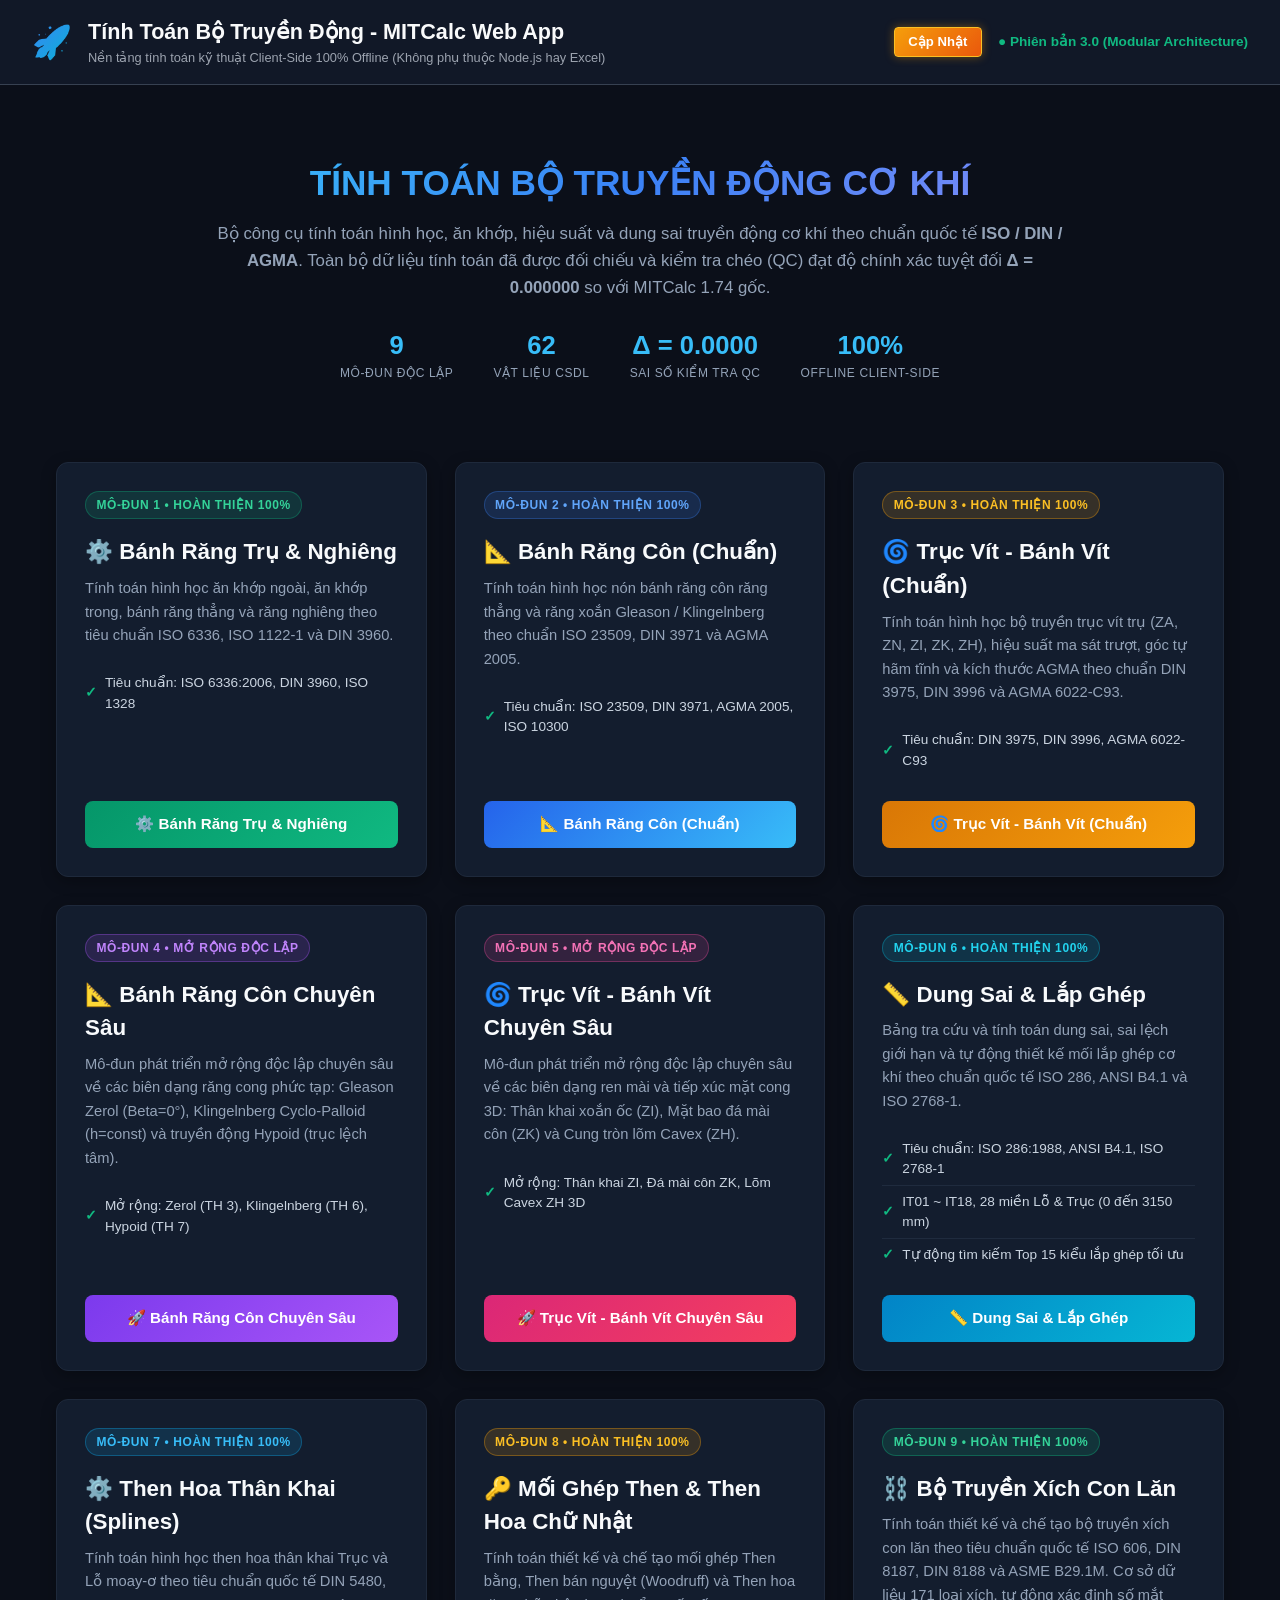
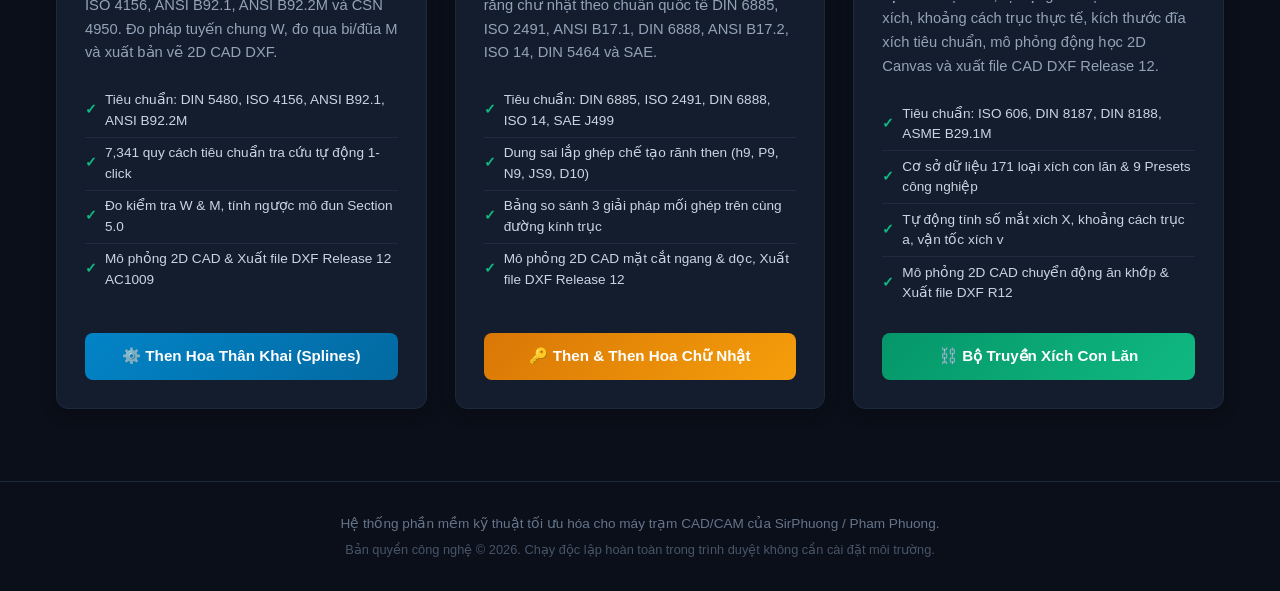
<file: index.html>
<!DOCTYPE html>
<html lang="vi">
<head>
    <meta charset="UTF-8">
    <meta name="viewport" content="width=device-width, initial-scale=1.0, maximum-scale=5.0">
    <title>Tính Toán Bộ Truyền Động - MITCalc Web App</title>
    <!-- iOS WebClip / PWA & Cache Control -->
    <meta name="apple-mobile-web-app-capable" content="yes">
    <meta name="apple-mobile-web-app-status-bar-style" content="black-translucent">
    <meta name="apple-mobile-web-app-title" content="MITCalc Gears">
    <meta name="mobile-web-app-capable" content="yes">
    <meta name="format-detection" content="telephone=no">
    <meta http-equiv="Cache-Control" content="no-cache, no-store, must-revalidate">
    <meta http-equiv="Pragma" content="no-cache">
    <meta http-equiv="Expires" content="0">
    <link rel="stylesheet" href="shared/css/engineering-theme.css">
    <style>
        .portal-hero {
            text-align: center;
            padding: 3rem 1.5rem 2rem;
            max-width: 900px;
            margin: 0 auto;
        }
        .portal-hero h1 {
            font-size: 2.2rem;
            font-weight: 800;
            background: linear-gradient(135deg, #38bdf8 0%, #3b82f6 50%, #818cf8 100%);
            -webkit-background-clip: text;
            -webkit-text-fill-color: transparent;
            margin-bottom: 0.75rem;
        }
        .portal-hero p {
            font-size: 1.05rem;
            color: #94a3b8;
            line-height: 1.6;
        }
        .modules-grid {
            display: grid;
            grid-template-columns: repeat(auto-fit, minmax(280px, 1fr));
            gap: 1.75rem;
            max-width: 1200px;
            margin: 1.5rem auto 3rem;
            padding: 0 1rem;
        }
        @media (max-width: 768px) {
            .portal-hero {
                padding: 1.75rem 1rem 1rem;
            }
            .portal-hero h1 {
                font-size: 1.5rem;
                line-height: 1.3;
            }
            .portal-hero p {
                font-size: 0.9rem;
            }
            .modules-grid {
                grid-template-columns: 1fr;
                gap: 1.25rem;
                padding: 0 0.5rem;
                margin: 1rem auto 2rem;
            }
            .module-card {
                padding: 1.25rem;
            }
        }
        .module-card {
            background: #131d2e;
            border: 1px solid #1e293b;
            border-radius: 12px;
            padding: 1.75rem;
            display: flex;
            flex-direction: column;
            justify-content: space-between;
            transition: all 0.25s ease;
            box-shadow: 0 4px 15px rgba(0, 0, 0, 0.3);
            position: relative;
            overflow: hidden;
        }
        .module-card:hover {
            transform: translateY(-4px);
            border-color: #38bdf8;
            box-shadow: 0 8px 25px rgba(14, 165, 233, 0.25);
        }
        .module-badge {
            display: inline-block;
            padding: 0.25rem 0.65rem;
            border-radius: 9999px;
            font-size: 0.75rem;
            font-weight: 700;
            text-transform: uppercase;
            letter-spacing: 0.05em;
            margin-bottom: 1rem;
        }
        .badge-spur {
            background: rgba(16, 185, 129, 0.15);
            color: #34d399;
            border: 1px solid rgba(16, 185, 129, 0.3);
        }
        .badge-bevel {
            background: rgba(59, 130, 246, 0.15);
            color: #60a5fa;
            border: 1px solid rgba(59, 130, 246, 0.3);
        }
        .badge-worm {
            background: rgba(245, 158, 11, 0.15);
            color: #fbbf24;
            border: 1px solid rgba(245, 158, 11, 0.35);
        }
        .module-title {
            font-size: 1.4rem;
            font-weight: 700;
            color: #f8fafc;
            margin-bottom: 0.5rem;
            display: flex;
            align-items: center;
            gap: 0.6rem;
        }
        .module-desc {
            font-size: 0.92rem;
            color: #94a3b8;
            line-height: 1.6;
            margin-bottom: 1.25rem;
        }
        .module-specs {
            list-style: none;
            padding: 0;
            margin: 0 0 1.5rem 0;
            font-size: 0.85rem;
            color: #cbd5e1;
        }
        .module-specs li {
            padding: 0.35rem 0;
            display: flex;
            align-items: center;
            gap: 0.5rem;
            border-bottom: 1px solid rgba(51, 65, 85, 0.4);
        }
        .module-specs li:last-child {
            border-bottom: none;
        }
        .module-specs li span.check {
            color: #10b981;
            font-weight: bold;
        }
        .module-btn {
            display: inline-flex;
            align-items: center;
            justify-content: center;
            gap: 0.5rem;
            padding: 0.75rem 1.25rem;
            border-radius: 8px;
            font-size: 0.95rem;
            font-weight: 700;
            text-decoration: none;
            color: #ffffff;
            transition: all 0.2s ease;
        }
        .btn-spur {
            background: linear-gradient(135deg, #059669 0%, #10b981 100%);
        }
        .btn-spur:hover {
            background: linear-gradient(135deg, #047857 0%, #059669 100%);
            box-shadow: 0 0 15px rgba(16, 185, 129, 0.4);
        }
        .btn-bevel {
            background: linear-gradient(135deg, #2563eb 0%, #38bdf8 100%);
        }
        .btn-bevel:hover {
            background: linear-gradient(135deg, #1d4ed8 0%, #2563eb 100%);
            box-shadow: 0 0 15px rgba(59, 130, 246, 0.4);
        }
        .btn-worm {
            background: linear-gradient(135deg, #d97706 0%, #f59e0b 100%);
        }
        .btn-worm:hover {
            background: linear-gradient(135deg, #b45309 0%, #d97706 100%);
            box-shadow: 0 0 15px rgba(245, 158, 11, 0.4);
        }
        .badge-bevel-adv {
            background: rgba(168, 85, 247, 0.15);
            color: #c084fc;
            border: 1px solid rgba(168, 85, 247, 0.35);
        }
        .btn-bevel-adv {
            background: linear-gradient(135deg, #7c3aed 0%, #a855f7 100%);
        }
        .btn-bevel-adv:hover {
            background: linear-gradient(135deg, #6d28d9 0%, #7c3aed 100%);
            box-shadow: 0 0 15px rgba(168, 85, 247, 0.4);
        }
        .badge-worm-adv {
            background: rgba(236, 72, 153, 0.15);
            color: #f472b6;
            border: 1px solid rgba(236, 72, 153, 0.35);
        }
        .btn-worm-adv {
            background: linear-gradient(135deg, #db2777 0%, #f43f5e 100%);
        }
        .btn-worm-adv:hover {
            background: linear-gradient(135deg, #be185d 0%, #db2777 100%);
            box-shadow: 0 0 15px rgba(244, 63, 94, 0.4);
        }
        .badge-tol {
            background: rgba(6, 182, 212, 0.15);
            color: #22d3ee;
            border: 1px solid rgba(6, 182, 212, 0.35);
        }
        .btn-tol {
            background: linear-gradient(135deg, #0284c7 0%, #06b6d4 100%);
        }
        .btn-tol:hover {
            background: linear-gradient(135deg, #0369a1 0%, #0284c7 100%);
            box-shadow: 0 0 15px rgba(6, 182, 212, 0.4);
        }
        .badge-splines {
            background: rgba(14, 165, 233, 0.15);
            color: #38bdf8;
            border: 1px solid rgba(14, 165, 233, 0.35);
        }
        .btn-splines {
            background: linear-gradient(135deg, #0284c7 0%, #0369a1 100%);
        }
        .btn-splines:hover {
            background: linear-gradient(135deg, #0369a1 0%, #0284c7 100%);
            box-shadow: 0 0 15px rgba(56, 189, 248, 0.4);
        }
        .badge-keys {
            background: rgba(245, 158, 11, 0.15);
            color: #fbbf24;
            border: 1px solid rgba(245, 158, 11, 0.35);
        }
        .btn-keys {
            background: linear-gradient(135deg, #d97706 0%, #f59e0b 100%);
        }
        .btn-keys:hover {
            background: linear-gradient(135deg, #b45309 0%, #d97706 100%);
            box-shadow: 0 0 15px rgba(245, 158, 11, 0.4);
        }
        .badge-chain {
            background: rgba(16, 185, 129, 0.15);
            color: #34d399;
            border: 1px solid rgba(16, 185, 129, 0.35);
        }
        .btn-chain {
            background: linear-gradient(135deg, #059669 0%, #10b981 100%);
        }
        .btn-chain:hover {
            background: linear-gradient(135deg, #047857 0%, #059669 100%);
            box-shadow: 0 0 15px rgba(16, 185, 129, 0.4);
        }
        .portal-footer {
            text-align: center;
            padding: 2rem 1rem;
            border-top: 1px solid #1e293b;
            color: #64748b;
            font-size: 0.85rem;
        }
        .stats-bar {
            display: flex;
            justify-content: center;
            gap: 2.5rem;
            margin: 1.5rem 0;
            flex-wrap: wrap;
        }
        .stat-item {
            text-align: center;
        }
        .stat-val {
            font-size: 1.6rem;
            font-weight: 800;
            color: #38bdf8;
        }
        .stat-lbl {
            font-size: 0.75rem;
            color: #94a3b8;
            text-transform: uppercase;
            letter-spacing: 0.05em;
        }
    </style>
</head>
<body>

    <!-- App Header -->
    <header class="app-header">
        <div class="logo-area">
            <div class="logo-icon">🚀</div>
            <div class="logo-text">
                <h1>Tính Toán Bộ Truyền Động - MITCalc Web App</h1>
                <p>Nền tảng tính toán kỹ thuật Client-Side 100% Offline (Không phụ thuộc Node.js hay Excel)</p>
            </div>
        </div>
        <div class="header-controls">
            <button type="button" class="btn btn-force-update" id="btnForceUpdate" title="Xóa toàn bộ bộ nhớ đệm (Cache) và cập nhật phiên bản mới nhất">Cập Nhật</button>
            <span style="font-size:0.85rem; color:#10b981; font-weight:600;">● Phiên bản 3.0 (Modular Architecture)</span>
        </div>
    </header>

    <main class="main-container">

        <!-- Hero Section -->
        <section class="portal-hero">
            <h1>TÍNH TOÁN BỘ TRUYỀN ĐỘNG CƠ KHÍ</h1>
            <p>
                Bộ công cụ tính toán hình học, ăn khớp, hiệu suất và dung sai truyền động cơ khí theo chuẩn quốc tế <b>ISO / DIN / AGMA</b>.
                Toàn bộ dữ liệu tính toán đã được đối chiếu và kiểm tra chéo (QC) đạt độ chính xác tuyệt đối <b>Δ = 0.000000</b> so với MITCalc 1.74 gốc.
            </p>

            <div class="stats-bar">
                <div class="stat-item">
                    <div class="stat-val">9</div>
                    <div class="stat-lbl">Mô-đun Độc Lập</div>
                </div>
                <div class="stat-item">
                    <div class="stat-val">62</div>
                    <div class="stat-lbl">Vật Liệu CSDL</div>
                </div>
                <div class="stat-item">
                    <div class="stat-val">Δ = 0.0000</div>
                    <div class="stat-lbl">Sai Số Kiểm Tra QC</div>
                </div>
                <div class="stat-item">
                    <div class="stat-val">100%</div>
                    <div class="stat-lbl">Offline Client-Side</div>
                </div>
            </div>
        </section>

        <!-- Modules Grid -->
        <section class="modules-grid">

            <!-- MODULE 1: SPUR & HELICAL GEAR -->
            <div class="module-card">
                <div>
                    <span class="module-badge badge-spur">MÔ-ĐUN 1 • HOÀN THIỆN 100%</span>
                    <h2 class="module-title">⚙️ Bánh Răng Trụ & Nghiêng</h2>
                    <p class="module-desc">
                        Tính toán hình học ăn khớp ngoài, ăn khớp trong, bánh răng thẳng và răng nghiêng theo tiêu chuẩn ISO 6336, ISO 1122-1 và DIN 3960.
                    </p>
                    <ul class="module-specs">
                        <li><span class="check">✓</span> Tiêu chuẩn: ISO 6336:2006, DIN 3960, ISO 1328</li>
                    </ul>
                </div>
                <a href="modules/spur-gear/index.html" class="module-btn btn-spur">
                    ⚙️ Bánh Răng Trụ & Nghiêng
                </a>
            </div>

            <!-- MODULE 2: BEVEL GEAR -->
            <div class="module-card">
                <div>
                    <span class="module-badge badge-bevel">MÔ-ĐUN 2 • HOÀN THIỆN 100%</span>
                    <h2 class="module-title">📐 Bánh Răng Côn (Chuẩn)</h2>
                    <p class="module-desc">
                        Tính toán hình học nón bánh răng côn răng thẳng và răng xoắn Gleason / Klingelnberg theo chuẩn ISO 23509, DIN 3971 và AGMA 2005.
                    </p>
                    <ul class="module-specs">
                        <li><span class="check">✓</span> Tiêu chuẩn: ISO 23509, DIN 3971, AGMA 2005, ISO 10300</li>
                    </ul>
                </div>
                <a href="modules/bevel-gear/index.html" class="module-btn btn-bevel">
                    📐 Bánh Răng Côn (Chuẩn)
                </a>
            </div>

            <!-- MODULE 3: WORM GEAR -->
            <div class="module-card">
                <div>
                    <span class="module-badge badge-worm">MÔ-ĐUN 3 • HOÀN THIỆN 100%</span>
                    <h2 class="module-title">🌀 Trục Vít - Bánh Vít (Chuẩn)</h2>
                    <p class="module-desc">
                        Tính toán hình học bộ truyền trục vít trụ (ZA, ZN, ZI, ZK, ZH), hiệu suất ma sát trượt, góc tự hãm tĩnh và kích thước AGMA theo chuẩn DIN 3975, DIN 3996 và AGMA 6022-C93.
                    </p>
                    <ul class="module-specs">
                        <li><span class="check">✓</span> Tiêu chuẩn: DIN 3975, DIN 3996, AGMA 6022-C93</li>
                    </ul>
                </div>
                <a href="modules/worm-gear/index.html" class="module-btn btn-worm">
                    🌀 Trục Vít - Bánh Vít (Chuẩn)
                </a>
            </div>

            <!-- MODULE 4: ADVANCED BEVEL GEAR -->
            <div class="module-card">
                <div>
                    <span class="module-badge badge-bevel-adv">MÔ-ĐUN 4 • MỞ RỘNG ĐỘC LẬP</span>
                    <h2 class="module-title">📐 Bánh Răng Côn Chuyên Sâu</h2>
                    <p class="module-desc">
                        Mô-đun phát triển mở rộng độc lập chuyên sâu về các biên dạng răng cong phức tạp: Gleason Zerol (Beta=0°), Klingelnberg Cyclo-Palloid (h=const) và truyền động Hypoid (trục lệch tâm).
                    </p>
                    <ul class="module-specs">
                        <li><span class="check">✓</span> Mở rộng: Zerol (TH 3), Klingelnberg (TH 6), Hypoid (TH 7)</li>
                    </ul>
                </div>
                <a href="modules/bevel-gear-advanced/index.html" class="module-btn btn-bevel-adv">
                    🚀 Bánh Răng Côn Chuyên Sâu
                </a>
            </div>

            <!-- MODULE 5: ADVANCED WORM GEAR -->
            <div class="module-card">
                <div>
                    <span class="module-badge badge-worm-adv">MÔ-ĐUN 5 • MỞ RỘNG ĐỘC LẬP</span>
                    <h2 class="module-title">🌀 Trục Vít - Bánh Vít Chuyên Sâu</h2>
                    <p class="module-desc">
                        Mô-đun phát triển mở rộng độc lập chuyên sâu về các biên dạng ren mài và tiếp xúc mặt cong 3D: Thân khai xoắn ốc (ZI), Mặt bao đá mài côn (ZK) và Cung tròn lõm Cavex (ZH).
                    </p>
                    <ul class="module-specs">
                        <li><span class="check">✓</span> Mở rộng: Thân khai ZI, Đá mài côn ZK, Lõm Cavex ZH 3D</li>
                    </ul>
                </div>
                <a href="modules/worm-gear-advanced/index.html" class="module-btn btn-worm-adv">
                    🚀 Trục Vít - Bánh Vít Chuyên Sâu
                </a>
            </div>

            <!-- MODULE 6: TOLERANCES & FITS -->
            <div class="module-card">
                <div>
                    <span class="module-badge badge-tol">MÔ-ĐUN 6 • HOÀN THIỆN 100%</span>
                    <h2 class="module-title">📏 Dung Sai & Lắp Ghép</h2>
                    <p class="module-desc">
                        Bảng tra cứu và tính toán dung sai, sai lệch giới hạn và tự động thiết kế mối lắp ghép cơ khí theo chuẩn quốc tế ISO 286, ANSI B4.1 và ISO 2768-1.
                    </p>
                    <ul class="module-specs">
                        <li><span class="check">✓</span> Tiêu chuẩn: ISO 286:1988, ANSI B4.1, ISO 2768-1</li>
                        <li><span class="check">✓</span> IT01 ~ IT18, 28 miền Lỗ & Trục (0 đến 3150 mm)</li>
                        <li><span class="check">✓</span> Tự động tìm kiếm Top 15 kiểu lắp ghép tối ưu</li>
                    </ul>
                </div>
                <a href="modules/tolerances/index.html" class="module-btn btn-tol">
                    📏 Dung Sai & Lắp Ghép
                </a>
            </div>

            <!-- MODULE 7: INVOLUTE SPLINES -->
            <div class="module-card">
                <div>
                    <span class="module-badge badge-splines">MÔ-ĐUN 7 • HOÀN THIỆN 100%</span>
                    <h2 class="module-title">⚙️ Then Hoa Thân Khai (Splines)</h2>
                    <p class="module-desc">
                        Tính toán hình học then hoa thân khai Trục và Lỗ moay-ơ theo tiêu chuẩn quốc tế DIN 5480, ISO 4156, ANSI B92.1, ANSI B92.2M và CSN 4950. Đo pháp tuyến chung W, đo qua bi/đũa M và xuất bản vẽ 2D CAD DXF.
                    </p>
                    <ul class="module-specs">
                        <li><span class="check">✓</span> Tiêu chuẩn: DIN 5480, ISO 4156, ANSI B92.1, ANSI B92.2M</li>
                        <li><span class="check">✓</span> 7,341 quy cách tiêu chuẩn tra cứu tự động 1-click</li>
                        <li><span class="check">✓</span> Đo kiểm tra W & M, tính ngược mô đun Section 5.0</li>
                        <li><span class="check">✓</span> Mô phỏng 2D CAD & Xuất file DXF Release 12 AC1009</li>
                    </ul>
                </div>
                <a href="modules/involute-splines/index.html" class="module-btn btn-splines">
                    ⚙️ Then Hoa Thân Khai (Splines)
                </a>
            </div>

            <!-- MODULE 8: KEYS & STRAIGHT-SIDED SPLINES -->
            <div class="module-card">
                <div>
                    <span class="module-badge badge-keys">MÔ-ĐUN 8 • HOÀN THIỆN 100%</span>
                    <h2 class="module-title">🔑 Mối Ghép Then & Then Hoa Chữ Nhật</h2>
                    <p class="module-desc">
                        Tính toán thiết kế và chế tạo mối ghép Then bằng, Then bán nguyệt (Woodruff) và Then hoa răng chữ nhật theo chuẩn quốc tế DIN 6885, ISO 2491, ANSI B17.1, DIN 6888, ANSI B17.2, ISO 14, DIN 5464 và SAE.
                    </p>
                    <ul class="module-specs">
                        <li><span class="check">✓</span> Tiêu chuẩn: DIN 6885, ISO 2491, DIN 6888, ISO 14, SAE J499</li>
                        <li><span class="check">✓</span> Dung sai lắp ghép chế tạo rãnh then (h9, P9, N9, JS9, D10)</li>
                        <li><span class="check">✓</span> Bảng so sánh 3 giải pháp mối ghép trên cùng đường kính trục</li>
                        <li><span class="check">✓</span> Mô phỏng 2D CAD mặt cắt ngang & dọc, Xuất file DXF Release 12</li>
                    </ul>
                </div>
                <a href="modules/shaft-keys/index.html" class="module-btn btn-keys">
                    🔑 Then & Then Hoa Chữ Nhật
                </a>
            </div>

            <!-- MODULE 9: ROLLER CHAINS -->
            <div class="module-card">
                <div>
                    <span class="module-badge badge-chain">MÔ-ĐUN 9 • HOÀN THIỆN 100%</span>
                    <h2 class="module-title">⛓️ Bộ Truyền Xích Con Lăn</h2>
                    <p class="module-desc">
                        Tính toán thiết kế và chế tạo bộ truyền xích con lăn theo tiêu chuẩn quốc tế ISO 606, DIN 8187, DIN 8188 và ASME B29.1M. Cơ sở dữ liệu 171 loại xích, tự động xác định số mắt xích, khoảng cách trục thực tế, kích thước đĩa xích tiêu chuẩn, mô phỏng động học 2D Canvas và xuất file CAD DXF Release 12.
                    </p>
                    <ul class="module-specs">
                        <li><span class="check">✓</span> Tiêu chuẩn: ISO 606, DIN 8187, DIN 8188, ASME B29.1M</li>
                        <li><span class="check">✓</span> Cơ sở dữ liệu 171 loại xích con lăn & 9 Presets công nghiệp</li>
                        <li><span class="check">✓</span> Tự động tính số mắt xích X, khoảng cách trục a, vận tốc xích v</li>
                        <li><span class="check">✓</span> Mô phỏng 2D CAD chuyển động ăn khớp & Xuất file DXF R12</li>
                    </ul>
                </div>
                <a href="modules/roller-chain/index.html" class="module-btn btn-chain">
                    ⛓️ Bộ Truyền Xích Con Lăn
                </a>
            </div>

        </section>

    </main>

    <footer class="portal-footer">
        <p>Hệ thống phần mềm kỹ thuật tối ưu hóa cho máy trạm CAD/CAM của SirPhuong / Pham Phuong.</p>
        <p style="margin-top:0.35rem; font-size:0.8rem; color:#475569;">Bản quyền công nghệ © 2026. Chạy độc lập hoàn toàn trong trình duyệt không cần cài đặt môi trường.</p>
    </footer>

    <!-- Universal Cache Buster & Force Updater -->
    <script src="shared/js/app-updater.js"></script>
</body>
</html>
</file>
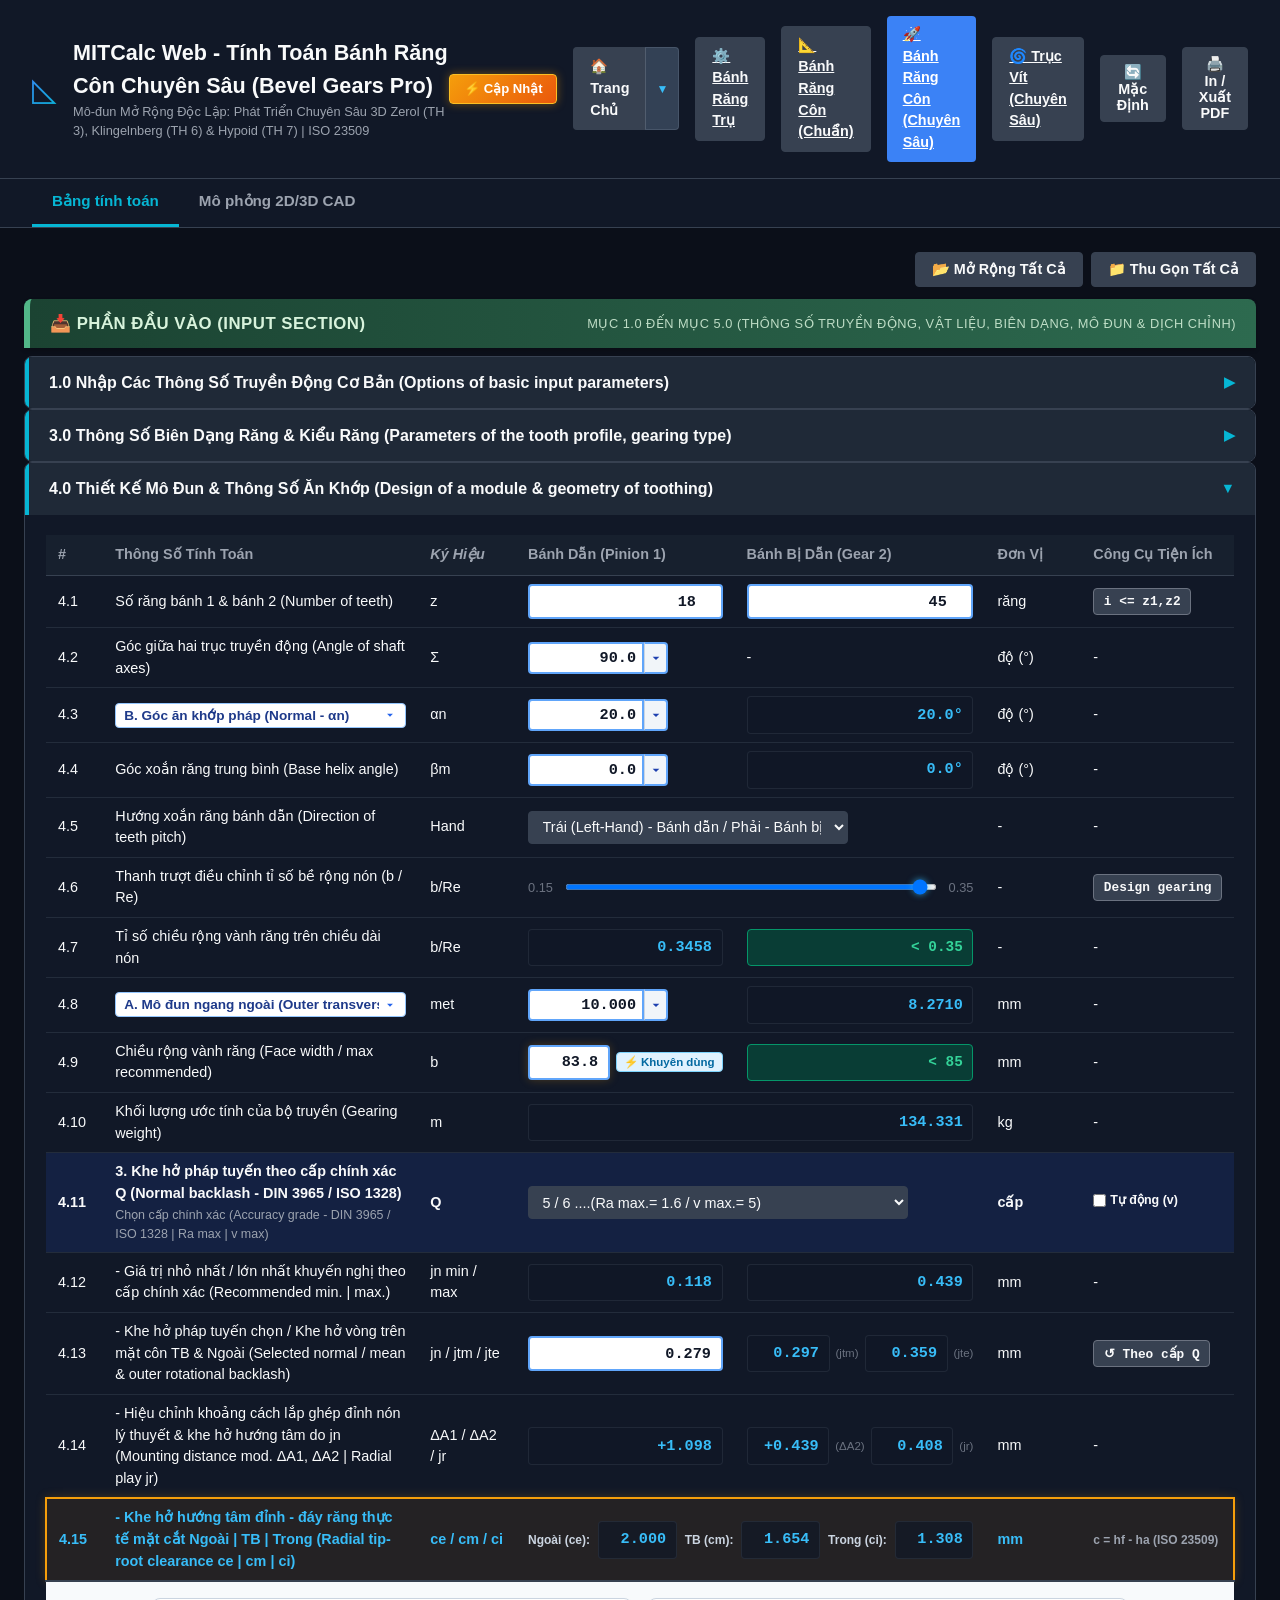
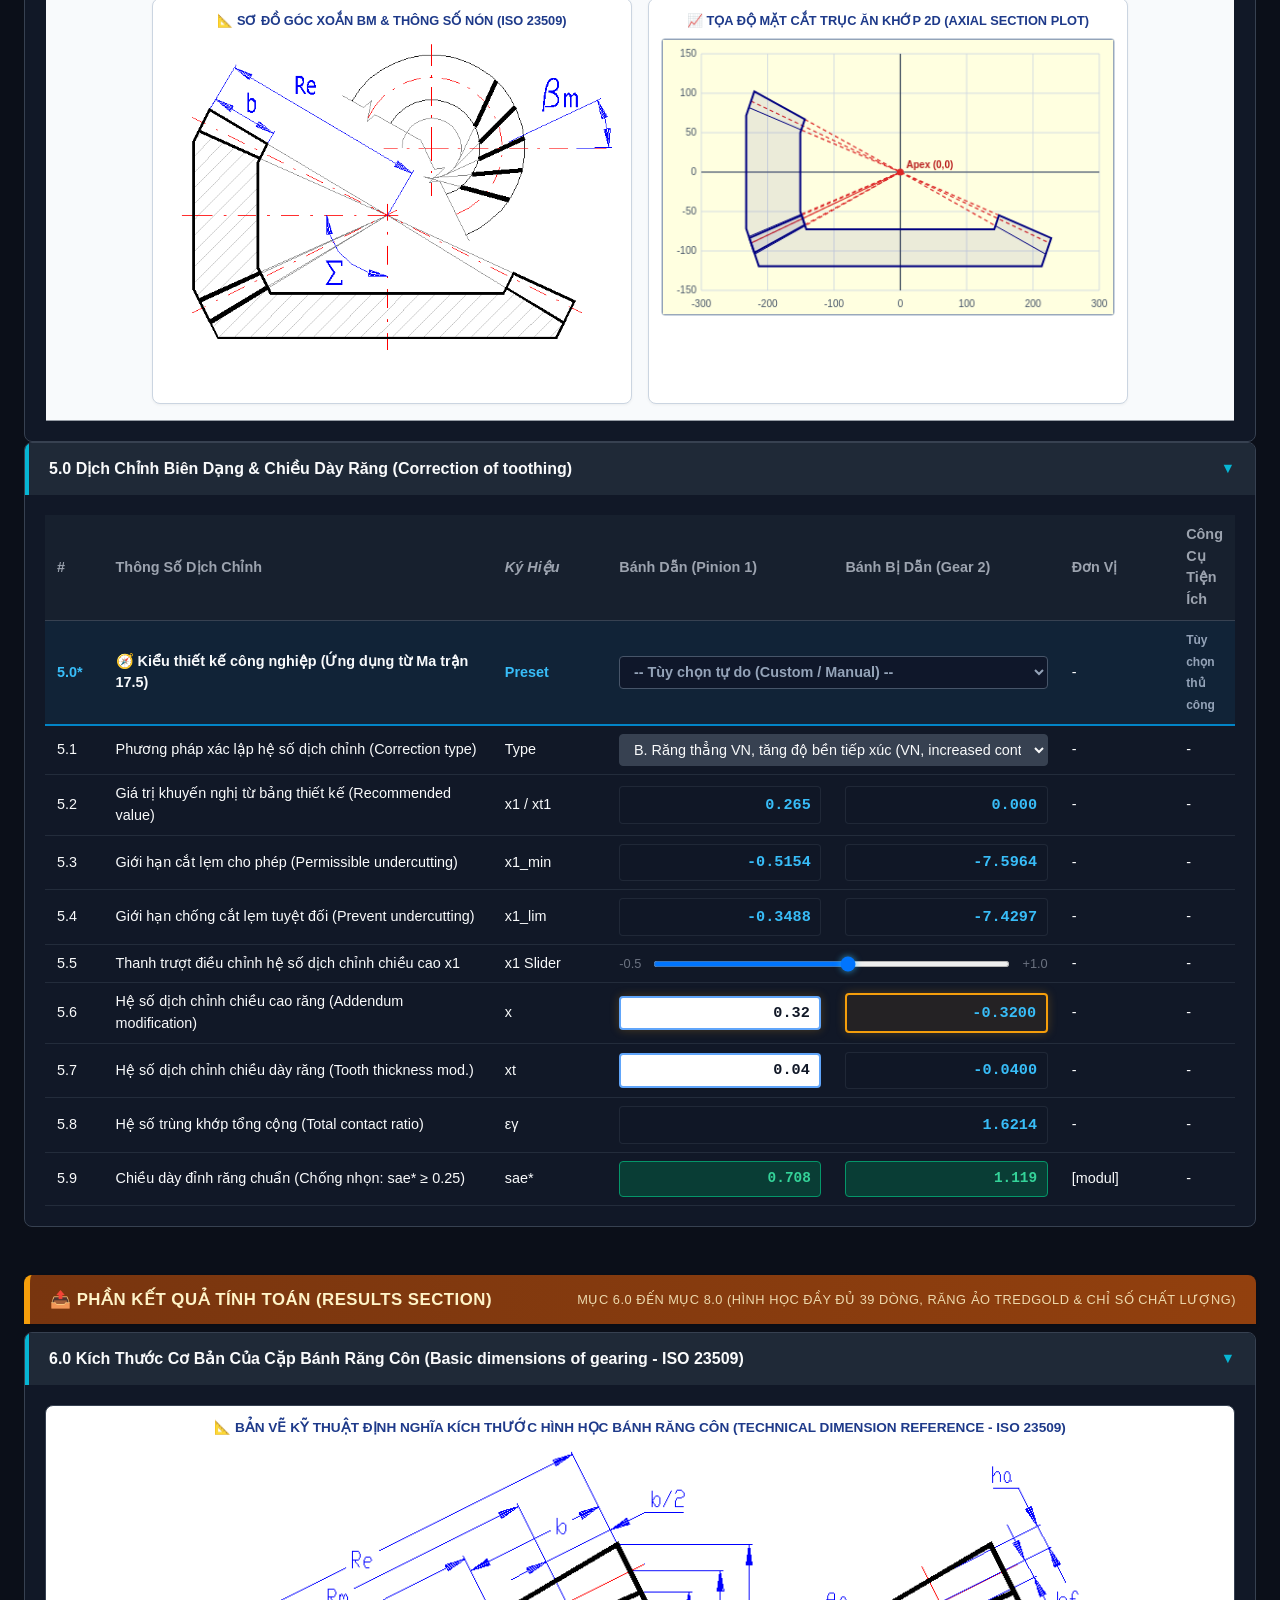
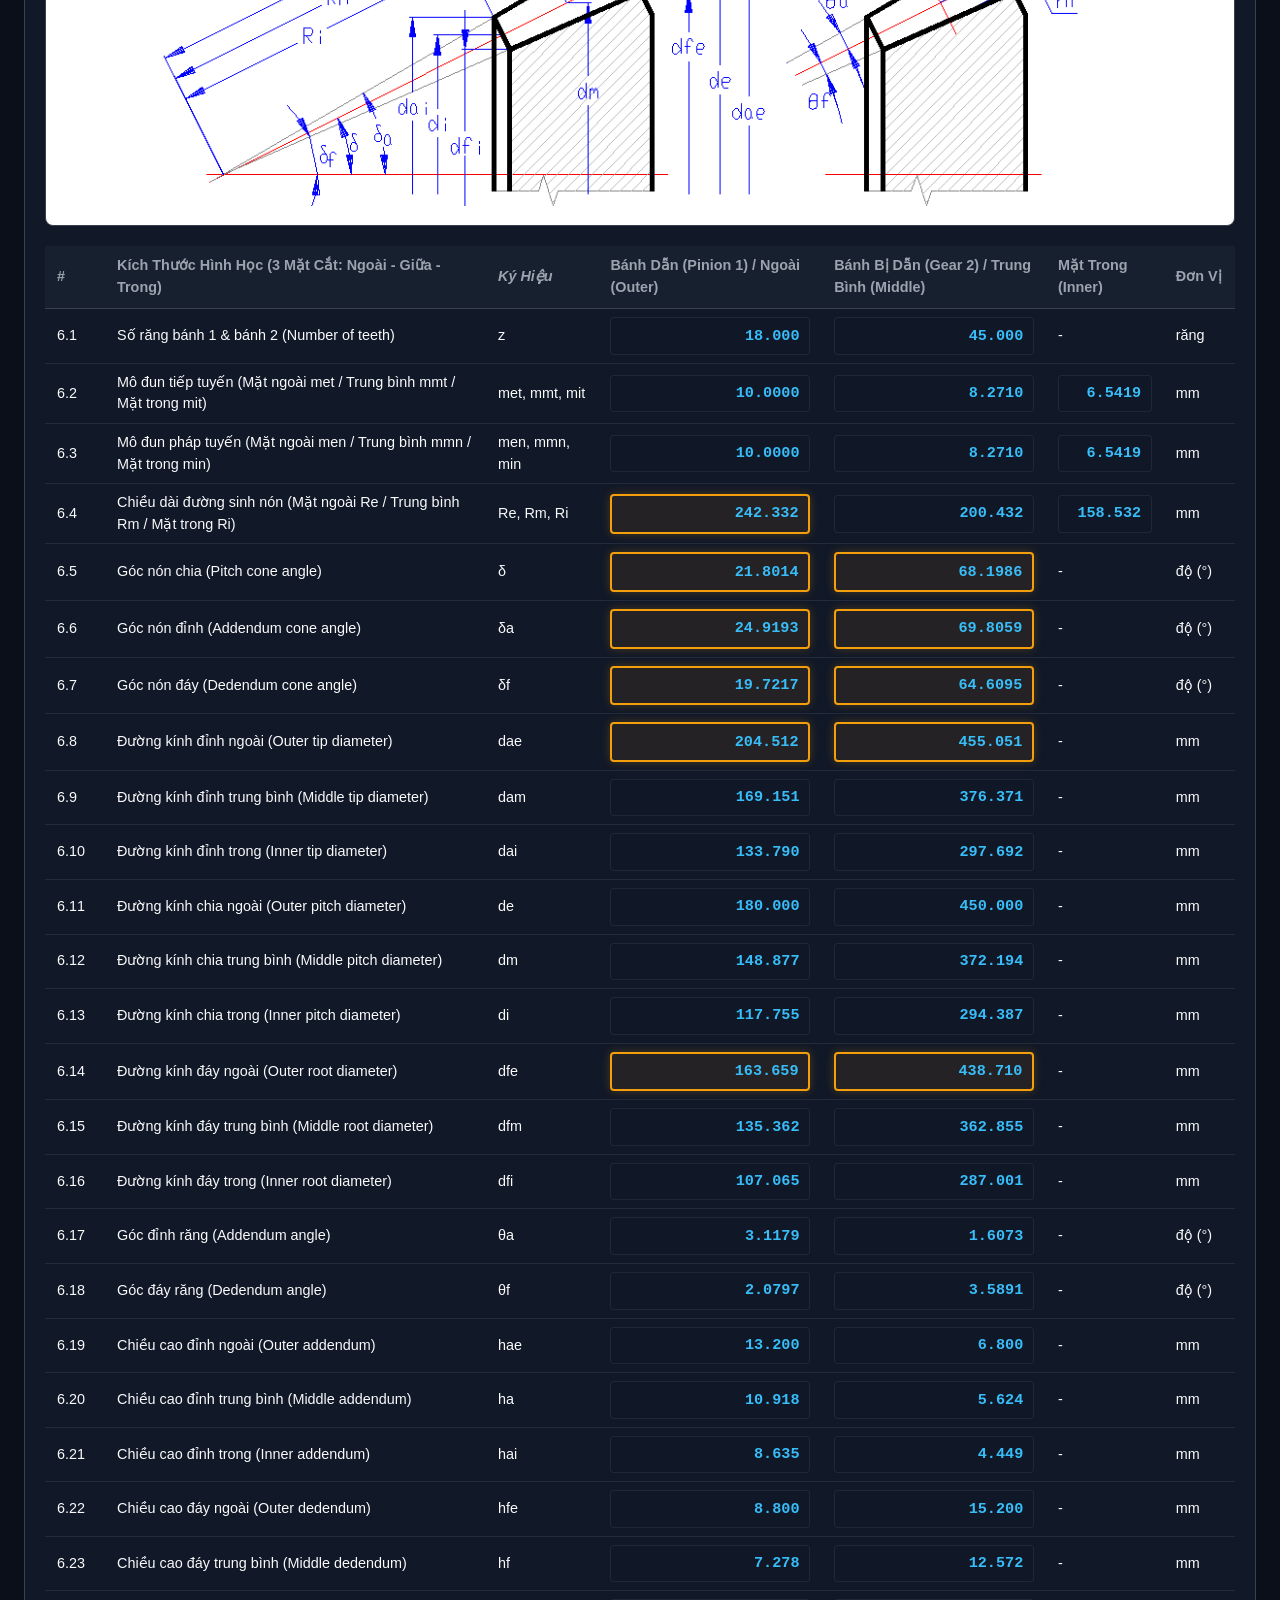
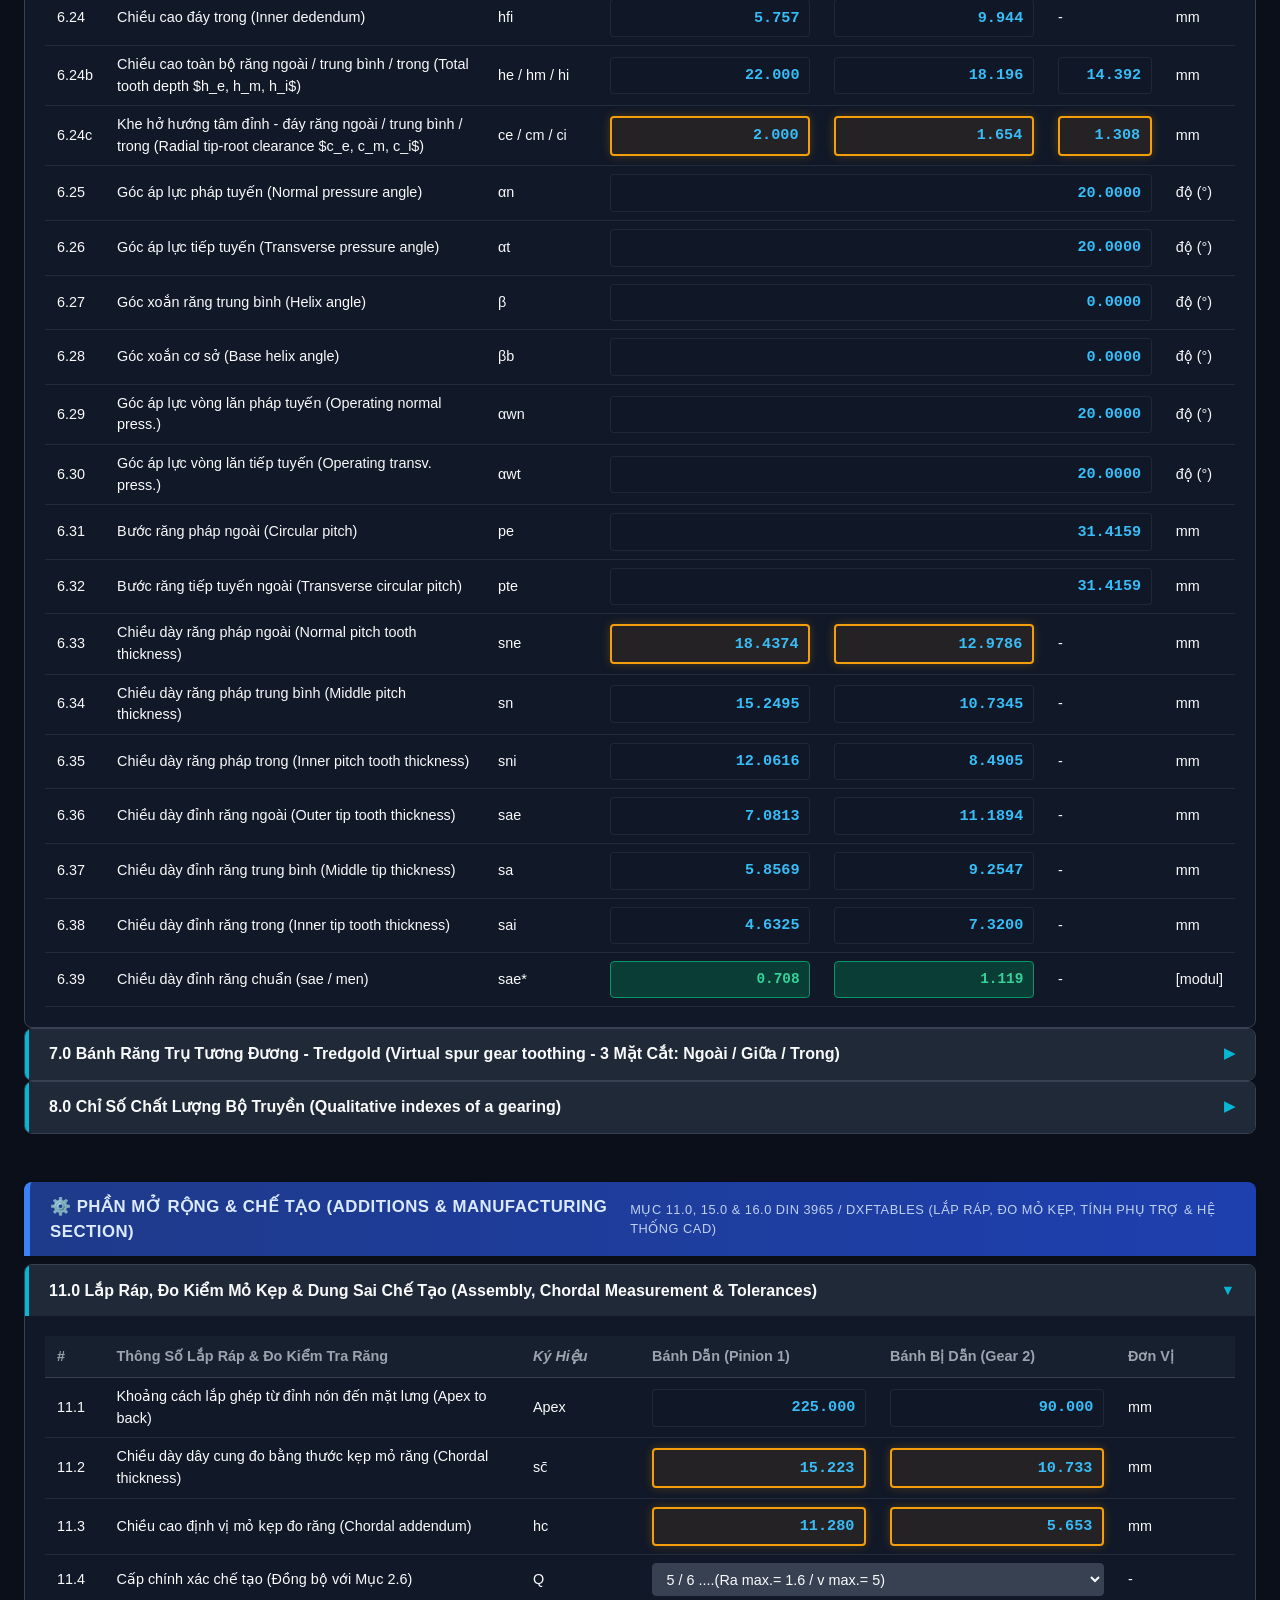
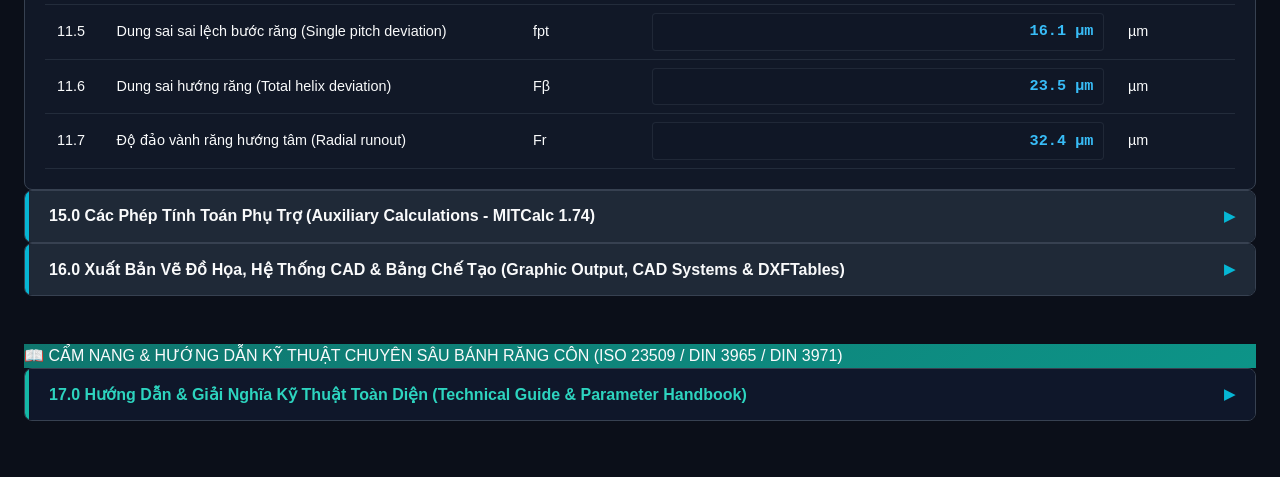
<file: modules/bevel-gear-advanced/index.html>
<!DOCTYPE html>
<html lang="vi">
<head>
    <meta charset="UTF-8">
    <meta name="viewport" content="width=device-width, initial-scale=1.0, maximum-scale=5.0">
    <title>MITCalc Web - Tính Toán Bánh Răng Côn (Bevel Gears)</title>
    <!-- iOS WebClip / PWA & Cache Control -->
    <meta name="apple-mobile-web-app-capable" content="yes">
    <meta name="apple-mobile-web-app-status-bar-style" content="black-translucent">
    <meta name="apple-mobile-web-app-title" content="MITCalc Gears">
    <meta name="mobile-web-app-capable" content="yes">
    <meta name="format-detection" content="telephone=no">
    <meta http-equiv="Cache-Control" content="no-cache, no-store, must-revalidate">
    <meta http-equiv="Pragma" content="no-cache">
    <meta http-equiv="Expires" content="0">
    <link rel="stylesheet" href="../../shared/css/engineering-theme.css">
    <style>
        .highlight-key-param {
            border: 2px solid #f59e0b !important;
            color: #38bdf8 !important;
            font-weight: 800 !important;
            background-color: rgba(245, 158, 11, 0.08) !important;
            box-shadow: 0 0 10px rgba(245, 158, 11, 0.25) !important;
        }
        .input-eng.user-input {
            background-color: #ffffff !important;
            color: #111827 !important;
            border: 2px solid #60a5fa !important;
            font-weight: 700;
        }
        .input-eng.user-input:focus {
            border-color: #2563eb !important;
            box-shadow: 0 0 0 3px rgba(37, 99, 235, 0.3) !important;
        }
    </style>
<style>

/* Navigation Module Dropdown Unified */
.nav-module-dropdown {
    position: relative;
    display: inline-flex;
    align-items: stretch;
    vertical-align: middle;
}
.nav-module-dropdown .btn-home {
    border-top-right-radius: 0 !important;
    border-bottom-right-radius: 0 !important;
    text-decoration: none;
    display: inline-flex;
    align-items: center;
    border-right: none !important;
}
.nav-module-dropdown .btn-dropdown-toggle {
    border-top-left-radius: 0 !important;
    border-bottom-left-radius: 0 !important;
    padding: 6px 10px !important;
    font-size: 0.75rem !important;
    color: #38bdf8 !important;
    background: #334155;
    border: 1px solid #475569;
    border-left: 1px solid rgba(255, 255, 255, 0.15) !important;
    cursor: pointer !important;
    display: inline-flex;
    align-items: center;
    justify-content: center;
    line-height: 1;
}
.nav-module-dropdown .btn-dropdown-toggle:hover {
    background: #475569 !important;
    color: #ffffff !important;
}
.module-dropdown-menu {
    display: none;
    position: absolute;
    top: calc(100% + 6px);
    left: 0;
    width: 330px;
    background: #0f172a;
    border: 1px solid #334155;
    border-radius: 8px;
    box-shadow: 0 10px 25px -5px rgba(0, 0, 0, 0.6), 0 8px 10px -6px rgba(0, 0, 0, 0.6);
    z-index: 10000;
    overflow: hidden;
    text-align: left;
}
.module-dropdown-menu.show {
    display: block;
}
.module-dropdown-menu .dropdown-header {
    padding: 10px 14px;
    font-size: 0.72rem;
    font-weight: 700;
    letter-spacing: 0.05em;
    color: #94a3b8;
    background: #1e293b;
    border-bottom: 1px solid #334155;
}
.module-dropdown-menu .dropdown-item {
    display: flex;
    align-items: center;
    gap: 12px;
    padding: 10px 14px;
    color: #e2e8f0;
    text-decoration: none;
    border-bottom: 1px solid #1e293b;
    transition: all 0.12s ease;
}
.module-dropdown-menu .dropdown-item:last-child {
    border-bottom: none;
}
.module-dropdown-menu .dropdown-item:hover {
    background: #1e293b;
    color: #38bdf8;
    padding-left: 18px;
}
.module-dropdown-menu .dropdown-item.active {
    background: rgba(14, 165, 233, 0.15);
    border-left: 3px solid #38bdf8;
}
.module-dropdown-menu .dropdown-item.active .item-title {
    color: #38bdf8;
    font-weight: 700;
}
.module-dropdown-menu .dropdown-item .item-icon {
    font-size: 1.15rem;
    flex-shrink: 0;
}
.module-dropdown-menu .dropdown-item .item-info {
    display: flex;
    flex-direction: column;
    gap: 2px;
}
.module-dropdown-menu .dropdown-item .item-title {
    font-size: 0.82rem;
    font-weight: 600;
    line-height: 1.2;
}
.module-dropdown-menu .dropdown-item .item-desc {
    font-size: 0.68rem;
    color: #94a3b8;
    line-height: 1.2;
}

</style>
</head>
<body>
    <!-- Main Application Header -->
    <header class="app-header">
        <div class="logo-area">
            <div class="logo-icon">◺</div>
            <div class="logo-text">
                <h1>MITCalc Web - Tính Toán Bánh Răng Côn Chuyên Sâu (Bevel Gears Pro)</h1>
                <p>Mô-đun Mở Rộng Độc Lập: Phát Triển Chuyên Sâu 3D Zerol (TH 3), Klingelnberg (TH 6) &amp; Hypoid (TH 7) | ISO 23509</p>
            </div>
        </div>
        <div class="header-controls">
            <button type="button" class="btn btn-force-update" id="btnForceUpdate" title="Xóa toàn bộ bộ nhớ đệm (Cache) và ép iPhone cập nhật phiên bản mới nhất">⚡ Cập Nhật</button>
            <div class="nav-module-dropdown" id="navModuleDropdown">
    <a href="../../index.html" class="btn btn-secondary btn-home">🏠 Trang Chủ</a>
    <button type="button" class="btn btn-secondary btn-dropdown-toggle" id="btnModuleMenuToggle" title="Chuyển nhanh module tính toán">▼</button>
    <div class="module-dropdown-menu" id="moduleDropdownMenu">
        <div class="dropdown-header">DANH MỤC MÔ-ĐUN TÍNH TOÁN</div>
        <a href="../spur-gear/index.html" class="dropdown-item">
            <span class="item-icon">⚙️</span>
            <div class="item-info">
                <span class="item-title">Bánh Răng Trụ</span>
                <span class="item-desc">Spur & Helical Gears (ISO 6336)</span>
            </div>
        </a>
        <a href="../bevel-gear/index.html" class="dropdown-item">
            <span class="item-icon">📐</span>
            <div class="item-info">
                <span class="item-title">Bánh Răng Côn</span>
                <span class="item-desc">Bevel Gears (ISO 23509)</span>
            </div>
        </a>
        <a href="index.html" class="dropdown-item active">
            <span class="item-icon">🚀</span>
            <div class="item-info">
                <span class="item-title">Bánh Răng Côn (Chuyên Sâu) (Đang chọn)</span>
                <span class="item-desc">Bevel Gears Advanced (ISO 23509 / Gleason TCA)</span>
            </div>
        </a>
        <a href="../worm-gear/index.html" class="dropdown-item">
            <span class="item-icon">🌀</span>
            <div class="item-info">
                <span class="item-title">Trục Vít - Bánh Vít</span>
                <span class="item-desc">Worm Gears (ISO/CD 14521 / DIN 3996)</span>
            </div>
        </a>
        <a href="../worm-gear-advanced/index.html" class="dropdown-item">
            <span class="item-icon">🚀</span>
            <div class="item-info">
                <span class="item-title">Trục Vít (Chuyên Sâu)</span>
                <span class="item-desc">Worm Gears Advanced (DIN 3996 / Flank TCA)</span>
            </div>
        </a>
        <a href="../tolerances/index.html" class="dropdown-item">
            <span class="item-icon">🎯</span>
            <div class="item-info">
                <span class="item-title">Dung Sai & Lắp Ghép</span>
                <span class="item-desc">Fits & Tolerances (ISO 286 / ANSI)</span>
            </div>
        </a>
        <a href="../shaft-keys/index.html#secParallelKey" class="dropdown-item">
            <span class="item-icon">🔑</span>
            <div class="item-info">
                <span class="item-title">Then Bằng & Bán Nguyệt</span>
                <span class="item-desc">Parallel & Woodruff Keys (DIN 6885)</span>
            </div>
        </a>
        <a href="../shaft-keys/index.html#secStraightSpline" class="dropdown-item">
            <span class="item-icon">🛡️</span>
            <div class="item-info">
                <span class="item-title">Then Hoa Răng Chữ Nhật</span>
                <span class="item-desc">Straight-Sided Splines (ISO 14 / DIN 5464)</span>
            </div>
        </a>
        <a href="../involute-splines/index.html" class="dropdown-item">
            <span class="item-icon">⚙️</span>
            <div class="item-info">
                <span class="item-title">Then Hoa Thân Khai</span>
                <span class="item-desc">Involute Splines (DIN 5480 / ISO 4156)</span>
            </div>
        </a>
    </div>
</div>
            <a href="../spur-gear/index.html" class="btn btn-secondary">⚙️ Bánh Răng Trụ</a>
            <a href="../bevel-gear/index.html" class="btn btn-secondary">📐 Bánh Răng Côn (Chuẩn)</a>
            <a href="index.html" class="btn btn-primary">🚀 Bánh Răng Côn (Chuyên Sâu)</a>
            <a href="../worm-gear-advanced/index.html" class="btn btn-secondary">🌀 Trục Vít (Chuyên Sâu)</a>
            <button type="button" class="btn btn-secondary" id="btnResetDefaults">🔄 Mặc Định</button>
            <button type="button" class="btn btn-secondary" id="btnPrintReport">🖨️ In / Xuất PDF</button>
        </div>
    </header>

    <!-- Navigation Tabs -->
    <nav class="tab-navigation">
        <button type="button" class="tab-btn active" data-target="tabCalculator">Bảng tính toán</button>
        <button type="button" class="tab-btn" data-target="tabCanvas">Mô phỏng 2D/3D CAD</button>
    </nav>

    <!-- Main Container -->
    <main class="main-container">
        <!-- ========================================================================= -->
        <!-- TAB 1: CALCULATOR (STANDARDIZED ACCORDION)                                 -->
        <!-- ========================================================================= -->
        <div id="tabCalculator" class="tab-pane active">
            <!-- Global Accordion Toolbar -->
            <div class="global-accordion-toolbar" style="display: flex; justify-content: flex-end; gap: 0.5rem; margin-bottom: 0.75rem;">
                <button type="button" class="btn btn-secondary" id="btnExpandAll">📂 Mở Rộng Tất Cả</button>
                <button type="button" class="btn btn-secondary" id="btnCollapseAll">📁 Thu Gọn Tất Cả</button>
            </div>

            <div class="accordion-group">

                <!-- ################################################################# -->
                <!-- MASTER BLOCK 1: INPUT SECTION (Thanh Xanh Lá Cây Chuẩn MITCalc)   -->
                <!-- ################################################################# -->
                <div class="master-block">
                    <div class="master-header master-input">
                        <span>📥 Phần Đầu Vào (Input Section)</span>
                        <span style="font-size: 0.8rem; font-weight: normal; opacity: 0.85;">Mục 1.0 đến Mục 5.0 (Thông Số Truyền Động, Vật Liệu, Biên Dạng, Mô Đun & Dịch Chỉnh)</span>
                    </div>

                    <!-- SECTION 1.0: Options of basic input parameters -->
                    <div class="calc-section collapsed">
                        <div class="section-header">
                            <h3>1.0 Nhập Các Thông Số Truyền Động Cơ Bản (Options of basic input parameters)</h3>
                            <span class="section-toggle">▶</span>
                        </div>
                        <div class="section-body">
                            <table class="calc-table">
                                <thead>
                                    <tr>
                                        <th class="col-idx">#</th>
                                        <th class="col-param">Thông Số Tính Toán</th>
                                        <th class="col-sym">Ký Hiệu</th>
                                        <th class="col-val1">Bánh Dẫn (Pinion 1)</th>
                                        <th class="col-val2">Bánh Bị Dẫn (Gear 2)</th>
                                        <th class="col-unit">Đơn Vị</th>
                                        <th style="width: 15%;">Công Cụ Tiện Ích</th>
                                    </tr>
                                </thead>
                                <tbody>
                                    <tr>
                                        <td>1.1</td>
                                        <td>Công suất truyền động (Transferred power)</td>
                                        <td>P</td>
                                        <td><input type="text" inputmode="decimal" class="input-eng user-input" data-key="P" id="inp_P" value="50"></td>
                                        <td>-</td>
                                        <td>kW</td>
                                        <td>-</td>
                                    </tr>
                                    <tr>
                                        <td>1.2</td>
                                        <td>Tốc độ quay (Speed Pinion / Gear)</td>
                                        <td>n</td>
                                        <td><input type="text" inputmode="decimal" class="input-eng user-input" data-key="n1" id="inp_n1" value="1000"></td>
                                        <td><input type="text" inputmode="decimal" class="input-eng user-input" data-key="n2" id="inp_n2" value="400"></td>
                                        <td>vòng/phút</td>
                                        <td><button type="button" class="btn-smart" id="btn_i_n1n2" title="Tính tỉ số truyền i từ n1 và n2">i &lt;= n1,n2</button></td>
                                    </tr>
                                    <tr>
                                        <td>1.3</td>
                                        <td>Mô-men xoắn danh nghĩa (Torsional moment)</td>
                                        <td>Mk</td>
                                        <td><span class="output-eng" id="out_Mk1">477.46</span></td>
                                        <td><span class="output-eng" id="out_Mk2">1173.22</span></td>
                                        <td>N.m</td>
                                        <td><button type="button" class="btn-smart" id="btn_Pw_Mkn" title="Tính công suất Pw từ Mk1 và n1">Pw &lt;= Mk,n</button></td>
                                    </tr>
                                    <tr>
                                        <td>1.4</td>
                                        <td>Tỉ số truyền yêu cầu (Transmission ratio / from table)</td>
                                        <td>i_req</td>
                                        <td>
                                            <div class="combo-box-group">
                                                <input type="text" inputmode="decimal" class="input-eng user-input combo-input" data-key="i_req" id="inp_i_req" value="2.5000">
                                                <select id="sel_std_ratio" class="combo-arrow-select" title="Chọn tỉ số truyền tiêu chuẩn T_i">
                                                    <option value="" disabled selected></option>
                                                    <option value="1.00">1.00</option>
                                                    <option value="1.12">1.12</option>
                                                    <option value="1.25">1.25</option>
                                                    <option value="1.40">1.40</option>
                                                    <option value="1.60">1.60</option>
                                                    <option value="1.80">1.80</option>
                                                    <option value="2.00">2.00</option>
                                                    <option value="2.24">2.24</option>
                                                    <option value="2.50">2.50</option>
                                                    <option value="2.80">2.80</option>
                                                    <option value="3.15">3.15</option>
                                                    <option value="3.55">3.55</option>
                                                    <option value="4.00">4.00</option>
                                                    <option value="4.50">4.50</option>
                                                    <option value="5.00">5.00</option>
                                                    <option value="5.60">5.60</option>
                                                    <option value="6.30">6.30</option>
                                                    <option value="7.10">7.10</option>
                                                    <option value="8.00">8.00</option>
                                                    <option value="9.00">9.00</option>
                                                    <option value="10.00">10.00</option>
                                                    <option value="11.20">11.20</option>
                                                    <option value="12.50">12.50</option>
                                                    <option value="14.00">14.00</option>
                                                    <option value="16.00">16.00</option>
                                                    <option value="18.00">18.00</option>
                                                    <option value="20.00">20.00</option>
                                                </select>
                                            </div>
                                        </td>
                                        <td>-</td>
                                        <td>-</td>
                                        <td>-</td>
                                    </tr>
                                    <tr>
                                        <td>1.5</td>
                                        <td>Tỉ số truyền thực tế / Độ lệch (Actual ratio / deviation)</td>
                                        <td>i</td>
                                        <td><span class="output-eng" id="out_i_act">2.5000</span></td>
                                        <td><span class="output-eng" id="out_i_dev">0.00%</span></td>
                                        <td>-</td>
                                        <td>-</td>
                                    </tr>
                                </tbody>
                            </table>
                        </div>
                    </div>

                    <!-- SECTION 3.0: Parameters of the tooth profile, gearing type -->
                    <div class="calc-section collapsed">
                        <div class="section-header">
                            <h3>3.0 Thông Số Biên Dạng Răng & Kiểu Răng (Parameters of the tooth profile, gearing type)</h3>
                            <span class="section-toggle">▶</span>
                        </div>
                        <div class="section-body">
                            <table class="calc-table">
                                <thead>
                                    <tr>
                                        <th class="col-idx">#</th>
                                        <th class="col-param">Thông Số Biên Dạng</th>
                                        <th class="col-sym">Ký Hiệu</th>
                                        <th class="col-val1">Bánh Dẫn (Pinion 1)</th>
                                        <th class="col-val2">Bánh Bị Dẫn (Gear 2)</th>
                                        <th class="col-unit">Đơn Vị</th>
                                        <th style="width: 15%;">Công Cụ Tiện Ích</th>
                                    </tr>
                                </thead>
                                <tbody>
                                    <tr>
                                        <td>3.1</td>
                                        <td>Đường cong răng / Kiểu răng côn (Type of toothing)</td>
                                        <td>Type</td>
                                        <td colspan="2">
                                            <select class="select-eng" id="selGearingType" style="width: 100%; max-width: 440px;">
                                                <option value="straight_type1" selected>A,B. Đường thẳng, loại I (Thẳng &amp; nghiêng tiêu chuẩn)</option>
                                                <option value="gleason">C. Cung tròn, loại II (Răng xoắn Gleason)</option>
                                                <option value="zerol" style="color: #f59e0b; font-weight: 700; background: #1e293b;">⚠️ D. Cung tròn, Beta=0, loại II (Răng Zerol) [Chỉ tính toán, chưa dựng 3D]</option>
                                                <option value="klingelnberg" style="color: #f59e0b; font-weight: 700; background: #1e293b;">⚠️ E,F. Thân khai, Epicycloide, loại III (Klingelnberg, Oerlikon) [Chỉ tính toán, chưa dựng 3D]</option>
                                            </select>
                                        </td>
                                        <td>-</td>
                                        <td>-</td>
                                    </tr>
                                    <tr>
                                        <td>3.2</td>
                                        <td>Hệ số chiều cao đỉnh răng danh nghĩa (Addendum)</td>
                                        <td>ha0*</td>
                                        <td><input type="text" inputmode="decimal" class="input-eng user-input" data-key="ha0" value="1.000"></td>
                                        <td><input type="text" inputmode="decimal" class="input-eng user-input" value="1.000"></td>
                                        <td>[modul]</td>
                                        <td>-</td>
                                    </tr>
                                    <tr>
                                        <td>3.3</td>
                                        <td>Hệ số khe hở chân răng (Unit head clearance)</td>
                                        <td>c0*</td>
                                        <td><input type="text" inputmode="decimal" class="input-eng user-input" data-key="c0" value="0.200"></td>
                                        <td><input type="text" inputmode="decimal" class="input-eng user-input" value="0.200"></td>
                                        <td>[modul]</td>
                                        <td>-</td>
                                    </tr>
                                    <tr>
                                        <td>3.4</td>
                                        <td>Hệ số bán kính lượn chân răng khuyến nghị</td>
                                        <td>rf_rec*</td>
                                        <td><span class="cell-limit">0.286</span></td>
                                        <td><span class="cell-limit">0.286</span></td>
                                        <td>[modul]</td>
                                        <td>-</td>
                                    </tr>
                                    <tr>
                                        <td>3.5</td>
                                        <td>Hệ số bán kính lượn chân răng thiết kế</td>
                                        <td>rf*</td>
                                        <td><input type="text" inputmode="decimal" class="input-eng user-input" value="0.286"></td>
                                        <td><input type="text" inputmode="decimal" class="input-eng user-input" value="0.286"></td>
                                        <td>[modul]</td>
                                        <td>-</td>
                                    </tr>
                                </tbody>
                            </table>
                        </div>
                    </div>

                    <!-- SECTION 4.0: Design of a module and geometry of toothing -->
                    <div class="calc-section">
                        <div class="section-header">
                            <h3>4.0 Thiết Kế Mô Đun & Thông Số Ăn Khớp (Design of a module & geometry of toothing)</h3>
                            <span class="section-toggle">▼</span>
                        </div>
                        <div class="section-body">
                            <table class="calc-table">
                                <thead>
                                    <tr>
                                        <th class="col-idx">#</th>
                                        <th class="col-param">Thông Số Tính Toán</th>
                                        <th class="col-sym">Ký Hiệu</th>
                                        <th class="col-val1">Bánh Dẫn (Pinion 1)</th>
                                        <th class="col-val2">Bánh Bị Dẫn (Gear 2)</th>
                                        <th class="col-unit">Đơn Vị</th>
                                        <th style="width: 15%;">Công Cụ Tiện Ích</th>
                                    </tr>
                                </thead>
                                <tbody>
                                    <tr>
                                        <td>4.1</td>
                                        <td>Số răng bánh 1 & bánh 2 (Number of teeth)</td>
                                        <td>z</td>
                                        <td><input type="number" class="input-eng user-input" data-key="z1" id="inp_z1" value="18" step="1"></td>
                                        <td><input type="number" class="input-eng user-input" data-key="z2" id="inp_z2" value="45" step="1"></td>
                                        <td>răng</td>
                                        <td><button type="button" class="btn-smart" id="btn_i_z1z2" title="Tính tỉ số truyền i từ z1 và z2">i &lt;= z1,z2</button></td>
                                    </tr>
                                    <tr>
                                        <td>4.2</td>
                                        <td>Góc giữa hai trục truyền động (Angle of shaft axes)</td>
                                        <td>Σ</td>
                                        <td>
                                            <div class="combo-box-group">
                                                <input type="text" inputmode="decimal" class="input-eng user-input combo-input" data-key="Sigma" id="inp_Sigma" value="90.0">
                                                <select id="sel_std_sigma" class="combo-arrow-select" title="Chọn góc trục tiêu chuẩn T_AngleList">
                                                    <option value="" disabled selected></option>
                                                    <option value="60.0">60.0°</option>
                                                    <option value="70.0">70.0°</option>
                                                    <option value="80.0">80.0°</option>
                                                    <option value="90.0">90.0° (Vuông góc)</option>
                                                    <option value="100.0">100.0°</option>
                                                    <option value="110.0">110.0°</option>
                                                    <option value="120.0">120.0°</option>
                                                </select>
                                            </div>
                                        </td>
                                        <td>-</td>
                                        <td>độ (°)</td>
                                        <td>-</td>
                                    </tr>
                                    <tr>
                                        <td>4.3</td>
                                        <td>
                                            <div style="display: flex; align-items: center; gap: 0.5rem;">
                                                <select id="selPressureAngleType" class="param-type-select" title="Chọn loại góc ăn khớp T_TypePressAngle">
                                                    <option value="normal" selected>B. Góc ăn khớp pháp (Normal - αn)</option>
                                                    <option value="transverse">A. Góc ăn khớp ngang (Transverse - αt)</option>
                                                </select>
                                            </div>
                                        </td>
                                        <td><span id="sym_alfa">αn</span></td>
                                        <td>
                                            <div class="combo-box-group">
                                                <input type="text" inputmode="decimal" class="input-eng user-input combo-input" data-key="alfa" id="inp_alfa" value="20.0">
                                                <select id="sel_std_alpha" class="combo-arrow-select" title="Chọn góc ăn khớp tiêu chuẩn T_AlfaList">
                                                    <option value="" disabled selected></option>
                                                    <option value="14.5">14.5° (Cổ điển)</option>
                                                    <option value="15.0">15.0°</option>
                                                    <option value="17.5">17.5°</option>
                                                    <option value="20.0">20.0° (Tiêu chuẩn ISO)</option>
                                                    <option value="22.0">22.0°</option>
                                                    <option value="25.0">25.0° (Tải nặng)</option>
                                                </select>
                                            </div>
                                        </td>
                                        <td><span class="output-eng" id="out_sec4_alfa_comp" title="Góc ăn khớp tương ứng (αn / αt)">17.5°</span></td>
                                        <td>độ (°)</td>
                                        <td>-</td>
                                    </tr>
                                    <tr>
                                        <td>4.4</td>
                                        <td>Góc xoắn răng trung bình (Base helix angle)</td>
                                        <td>βm</td>
                                        <td>
                                            <div class="combo-box-group">
                                                <input type="text" inputmode="decimal" class="input-eng user-input combo-input" data-key="beta" id="inp_beta" value="0.0">
                                                <select id="sel_std_beta" class="combo-arrow-select" title="Chọn góc xoắn tiêu chuẩn T_BetaList">
                                                    <option value="" disabled selected></option>
                                                    <option value="0.0">0.0° (Răng thẳng)</option>
                                                    <option value="20.0">20.0°</option>
                                                    <option value="25.0">25.0°</option>
                                                    <option value="30.0">30.0° (Gleason tiêu chuẩn)</option>
                                                    <option value="35.0">35.0° (Ăn khớp êm)</option>
                                                    <option value="40.0">40.0°</option>
                                                    <option value="45.0">45.0°</option>
                                                </select>
                                            </div>
                                        </td>
                                        <td><span class="output-eng" id="out_sec4_beta2">0.0</span></td>
                                        <td>độ (°)</td>
                                        <td>-</td>
                                    </tr>
                                    <tr>
                                        <td>4.5</td>
                                        <td>Hướng xoắn răng bánh dẫn (Direction of teeth pitch)</td>
                                        <td>Hand</td>
                                        <td colspan="2">
                                            <select class="select-eng" id="selToothHand" style="width: 100%; max-width: 320px;">
                                                <option value="left" selected>Trái (Left-Hand) - Bánh dẫn / Phải - Bánh bị dẫn</option>
                                                <option value="right">Phải (Right-Hand) - Bánh dẫn / Trái - Bánh bị dẫn</option>
                                            </select>
                                        </td>
                                        <td>-</td>
                                        <td>-</td>
                                    </tr>
                                    <tr>
                                        <td>4.6</td>
                                        <td>Thanh trượt điều chỉnh tỉ số bề rộng nón (b / Re)</td>
                                        <td>b/Re</td>
                                        <td colspan="2">
                                            <div class="slider-container">
                                                <span style="font-size: 0.8rem; color: var(--text-muted);">0.15</span>
                                                <input type="range" class="slider-eng" id="slider_b_Re" min="0.15" max="0.35" step="0.005" value="0.3458">
                                                <span style="font-size: 0.8rem; color: var(--text-muted);">0.35</span>
                                            </div>
                                        </td>
                                        <td>-</td>
                                        <td><button type="button" class="btn-smart" id="btn_design_gearing">Design gearing</button></td>
                                    </tr>
                                    <tr>
                                        <td>4.7</td>
                                        <td>Tỉ số chiều rộng vành răng trên chiều dài nón</td>
                                        <td>b/Re</td>
                                        <td><span class="output-eng" id="out_sec4_b_Re">0.3458</span></td>
                                        <td><span class="cell-limit">&lt; 0.35</span></td>
                                        <td>-</td>
                                        <td>-</td>
                                    </tr>
                                    <tr>
                                        <td>4.8</td>
                                        <td>
                                            <div style="display: flex; align-items: center; gap: 0.5rem;">
                                                <select id="selModuleType" class="param-type-select" title="Chọn loại mô đun T_TypeoffModule">
                                                    <option value="transverse_outer" selected>A. Mô đun ngang ngoài (Outer transverse module - met)</option>
                                                    <option value="normal_mean">B. Mô đun pháp trung bình (Mean normal module - mmn)</option>
                                                </select>
                                            </div>
                                        </td>
                                        <td><span id="sym_module">met</span></td>
                                        <td>
                                            <div class="combo-box-group">
                                                <input type="text" inputmode="decimal" class="input-eng user-input combo-input" data-key="mmn" id="inp_mmn" value="10.000">
                                                <select id="sel_std_module" class="combo-arrow-select" title="Chọn mô đun tiêu chuẩn T_modul">
                                                    <option value="" disabled selected></option>
                                                    <option value="1.0">1.0 mm</option>
                                                    <option value="1.25">1.25 mm</option>
                                                    <option value="1.5">1.5 mm</option>
                                                    <option value="1.75">1.75 mm</option>
                                                    <option value="2.0">2.0 mm</option>
                                                    <option value="2.25">2.25 mm</option>
                                                    <option value="2.5">2.5 mm</option>
                                                    <option value="2.75">2.75 mm</option>
                                                    <option value="3.0">3.0 mm</option>
                                                    <option value="3.5">3.5 mm</option>
                                                    <option value="4.0">4.0 mm</option>
                                                    <option value="4.5">4.5 mm</option>
                                                    <option value="5.0">5.0 mm</option>
                                                    <option value="5.5">5.5 mm</option>
                                                    <option value="6.0">6.0 mm</option>
                                                    <option value="7.0">7.0 mm</option>
                                                    <option value="8.0">8.0 mm</option>
                                                    <option value="9.0">9.0 mm</option>
                                                    <option value="10.0">10.0 mm</option>
                                                    <option value="11.0">11.0 mm</option>
                                                    <option value="12.0">12.0 mm</option>
                                                    <option value="14.0">14.0 mm</option>
                                                    <option value="16.0">16.0 mm</option>
                                                    <option value="18.0">18.0 mm</option>
                                                    <option value="20.0">20.0 mm</option>
                                                    <option value="22.0">22.0 mm</option>
                                                    <option value="25.0">25.0 mm</option>
                                                </select>
                                            </div>
                                        </td>
                                        <td><span class="output-eng" id="out_sec4_module_comp" title="Mô đun ngang ngoài met tương ứng">11.547</span></td>
                                        <td>mm</td>
                                        <td>-</td>
                                    </tr>
                                    <tr>
                                        <td>4.9</td>
                                        <td>Chiều rộng vành răng (Face width / max recommended)</td>
                                        <td>b</td>
                                        <td>
                                            <div style="display: flex; align-items: center; gap: 6px;">
                                                <input type="text" inputmode="decimal" class="input-eng user-input highlight-key-param" data-key="b" id="inp_b" value="117.0" style="flex: 1;">
                                                <button type="button" class="btn btn-sm" id="btn_rec_b" title="Tự động tính chiều rộng vành răng khuyên dùng hài hòa" style="padding: 2px 7px; font-size: 0.72rem; white-space: nowrap; background: #e0f2fe; color: #0369a1; border: 1px solid #7dd3fc; border-radius: 4px; font-weight: 700; cursor: pointer;">⚡ Khuyên dùng</button>
                                            </div>
                                        </td>
                                        <td><span class="cell-limit" id="out_sec4_bmax">&lt; 118</span></td>
                                        <td>mm</td>
                                        <td>-</td>
                                    </tr>
                                    <tr>
                                        <td>4.10</td>
                                        <td>Khối lượng ước tính của bộ truyền (Gearing weight)</td>
                                        <td>m</td>
                                        <td colspan="2"><span class="output-eng" id="out_sec4_mass">134.331</span></td>
                                        <td>kg</td>
                                        <td>-</td>
                                    </tr>
                                    <tr style="background: rgba(30, 58, 138, 0.28); font-weight: 700;">
                                        <td>4.11</td>
                                        <td>
                                            <div><strong>3. Khe hở pháp tuyến theo cấp chính xác Q (Normal backlash - DIN 3965 / ISO 1328)</strong></div>
                                            <div style="font-size: 0.78rem; color: var(--text-secondary); font-weight: normal; margin-top: 2px;">
                                                Chọn cấp chính xác (Accuracy grade - DIN 3965 / ISO 1328 | Ra max | v max)
                                            </div>
                                        </td>
                                        <td>Q</td>
                                        <td colspan="2">
                                            <select id="selAccuracySec4" class="select-eng" style="width: 100%; max-width: 380px;">
                                                <option value="3">2 / 3 .... (Ra max.= 0.2 / v max.= 50)</option>
                                                <option value="4">3 / 4 .... (Ra max.= 0.4 / v max.= 40)</option>
                                                <option value="5">4 / 5 .... (Ra max.= 0.8 / v max.= 30)</option>
                                                <option value="6" selected>5 / 6 .... (Ra max.= 1.6 / v max.= 20)</option>
                                                <option value="7">6 / 7 .... (Ra max.= 1.6 / v max.= 12)</option>
                                                <option value="8">7 / 8 .... (Ra max.= 3.2 / v max.= 8)</option>
                                                <option value="9">8 / 9 .... (Ra max.= 6.3 / v max.= 5)</option>
                                                <option value="10">9 / 10 .. (Ra max.= 12.5 / v max.= 3)</option>
                                                <option value="11">10 / 11 .. (Ra max.= 25 / v max.= 3)</option>
                                                <option value="12">11 / 12 .. (Ra max.= 50 / v max.= 2)</option>
                                            </select>
                                        </td>
                                        <td>cấp</td>
                                        <td>
                                            <label style="display: inline-flex; align-items: center; gap: 4px; cursor: pointer; font-size: 0.78rem; white-space: nowrap;" title="Tự động chọn cấp chính xác theo vận tốc vòng v">
                                                <input type="checkbox" id="chkBevelAutoAccuracy"> Tự động (v)
                                            </label>
                                        </td>
                                    </tr>
                                    <tr>
                                        <td>4.12</td>
                                        <td>- Giá trị nhỏ nhất / lớn nhất khuyến nghị theo cấp chính xác (Recommended min. | max.)</td>
                                        <td>jn min / max</td>
                                        <td><span class="output-eng" id="out_bevel_jn_min">0.140</span></td>
                                        <td><span class="output-eng" id="out_bevel_jn_max">0.521</span></td>
                                        <td>mm</td>
                                        <td>-</td>
                                    </tr>
                                    <tr>
                                        <td>4.13</td>
                                        <td>- Khe hở pháp tuyến chọn / Khe hở vòng trên mặt côn TB &amp; Ngoài (Selected normal / mean &amp; outer rotational backlash)</td>
                                        <td>jn / jtm / jte</td>
                                        <td>
                                            <input type="text" inputmode="decimal" class="input-eng user-input" id="inp_bevel_jn" value="0.3305" title="Tự động theo cấp chính xác Q, có thể nhập lại theo chế độ gia công">
                                        </td>
                                        <td>
                                            <div style="display:flex; align-items:center; gap:6px;">
                                                <span class="output-eng" id="out_bevel_jtm" style="flex:1;" title="Khe hở vòng mặt côn trung bình jtm">0.4258</span>
                                                <small style="font-size:0.72rem; color:var(--text-muted); white-space:nowrap;">(jtm)</small>
                                                <span class="output-eng" id="out_bevel_jte" style="flex:1;" title="Khe hở vòng mặt côn ngoài jte">0.5179</span>
                                                <small style="font-size:0.72rem; color:var(--text-muted); white-space:nowrap;">(jte)</small>
                                            </div>
                                        </td>
                                        <td>mm</td>
                                        <td>
                                            <button type="button" class="btn-smart" id="btnResetBevelJnAuto" title="Đặt lại khe hở jn tự động theo cấp chính xác đã chọn">↺ Theo cấp Q</button>
                                        </td>
                                    </tr>
                                    <tr>
                                        <td>4.14</td>
                                        <td>- Hiệu chỉnh khoảng cách lắp ghép đỉnh nón lý thuyết &amp; khe hở hướng tâm do jn (Mounting distance mod. ΔA1, ΔA2 | Radial play jr)</td>
                                        <td>ΔA1 / ΔA2 / jr</td>
                                        <td><span class="output-eng" id="out_bevel_dA1">0.1301</span></td>
                                        <td>
                                            <div style="display:flex; align-items:center; gap:6px;">
                                                <span class="output-eng" id="out_bevel_dA2" style="flex:1;">0.5204</span>
                                                <small style="font-size:0.72rem; color:var(--text-muted); white-space:nowrap;">(ΔA2)</small>
                                                <span class="output-eng" id="out_bevel_jr" style="flex:1;" title="Khe hở hướng tâm sinh ra do khe hở cạnh răng pháp tuyến jr = jn / (2·sin αn)">0.4832</span>
                                                <small style="font-size:0.72rem; color:var(--text-muted); white-space:nowrap;">(jr)</small>
                                            </div>
                                        </td>
                                        <td>mm</td>
                                        <td>-</td>
                                    </tr>
                                    <tr class="highlight-key-param">
                                        <td>4.15</td>
                                        <td>- Khe hở hướng tâm đỉnh - đáy răng thực tế mặt cắt Ngoài | TB | Trong (Radial tip-root clearance ce | cm | ci)</td>
                                        <td>ce / cm / ci</td>
                                        <td colspan="2">
                                            <div style="display:flex; align-items:center; gap:8px;">
                                                <small style="color:#cbd5e1; white-space:nowrap;">Ngoài (ce):</small>
                                                <span class="output-eng" id="out_bevel_ce" style="flex:1; font-weight:700;">1.3182</span>
                                                <small style="color:#cbd5e1; white-space:nowrap;">TB (cm):</small>
                                                <span class="output-eng" id="out_bevel_cm" style="flex:1; font-weight:700;">1.3182</span>
                                                <small style="color:#cbd5e1; white-space:nowrap;">Trong (ci):</small>
                                                <span class="output-eng" id="out_bevel_ci" style="flex:1; font-weight:700;">1.3182</span>
                                            </div>
                                        </td>
                                        <td>mm</td>
                                        <td><span style="font-size:0.75rem; color:var(--text-secondary);">c = hf - ha (ISO 23509)</span></td>
                                    </tr>
                                    <!-- Embedded Visual Showcase: Sơ đồ hình học & Tọa độ mặt cắt 2D (Chuẩn MITCalc 1.74 Image 1) -->
                                    <tr>
                                        <td colspan="7" style="padding: 1rem 0.5rem; background: #f8fafc; border-top: 2px solid var(--border-color);">
                                            <div style="display: flex; flex-wrap: wrap; gap: 1rem; justify-content: center; align-items: stretch;">
                                                <div style="flex: 1 1 320px; max-width: 480px; background: #ffffff; padding: 0.75rem; border-radius: 8px; border: 1px solid #cbd5e1; box-shadow: 0 1px 3px rgba(0,0,0,0.05); text-align: center;">
                                                    <div style="font-size: 0.8rem; font-weight: 700; color: #1e3a8a; margin-bottom: 0.5rem; text-transform: uppercase;">
                                                        📐 Sơ Đồ Góc Xoắn βm &amp; Thông Số Nón (ISO 23509)
                                                    </div>
                                                    <img src="images/mitcalc_bevel_sec4_geometry.png" alt="Sơ đồ hình học răng nón" style="max-width: 100%; height: auto; border-radius: 4px;">
                                                </div>
                                                <div style="flex: 1 1 320px; max-width: 480px; background: #ffffff; padding: 0.75rem; border-radius: 8px; border: 1px solid #cbd5e1; box-shadow: 0 1px 3px rgba(0,0,0,0.05); text-align: center;">
                                                    <div style="font-size: 0.8rem; font-weight: 700; color: #1e3a8a; margin-bottom: 0.5rem; text-transform: uppercase;">
                                                        📈 Tọa Độ Mặt Cắt Trục Ăn Khớp 2D (Axial Section Plot)
                                                    </div>
                                                    <canvas id="bevelSec4ChartCanvas" width="460" height="280" style="width: 100%; max-width: 460px; height: auto; background-color: #ffffe0; border: 1px solid #cbd5e1; border-radius: 4px;"></canvas>
                                                </div>
                                            </div>
                                        </td>
                                    </tr>
                                </tbody>
                            </table>
                        </div>
                    </div>

                    <!-- SECTION 5.0: Correction of toothing (Addendum modification) -->
                    <div class="calc-section">
                        <div class="section-header">
                            <h3>5.0 Dịch Chỉnh Biên Dạng & Chiều Dày Răng (Correction of toothing)</h3>
                            <span class="section-toggle">▼</span>
                        </div>
                        <div class="section-body">
                            <table class="calc-table">
                                <thead>
                                    <tr>
                                        <th class="col-idx">#</th>
                                        <th class="col-param">Thông Số Dịch Chỉnh</th>
                                        <th class="col-sym">Ký Hiệu</th>
                                        <th class="col-val1">Bánh Dẫn (Pinion 1)</th>
                                        <th class="col-val2">Bánh Bị Dẫn (Gear 2)</th>
                                        <th class="col-unit">Đơn Vị</th>
                                        <th style="width: 15%;">Công Cụ Tiện Ích</th>
                                    </tr>
                                </thead>
                                <tbody>
                                    <tr style="background: rgba(14, 165, 233, 0.08); border-bottom: 2px solid #0284c7;">
                                        <td style="font-weight: 700; color: #38bdf8;">5.0*</td>
                                        <td style="font-weight: 700; color: #f8fafc;">
                                            🧭 Kiểu thiết kế công nghiệp (Ứng dụng từ Ma trận 17.5)
                                        </td>
                                        <td style="font-weight: 700; color: #38bdf8;">Preset</td>
                                        <td colspan="2">
                                            <select id="selDesignPreset175" class="select-eng" style="width: 100%; max-width: 440px; font-weight: 700; border: 1.5px solid #0284c7; background-color: #0f172a; color: #38bdf8;">
                                                <option value="custom" selected>-- Tùy chọn tự do (Custom / Manual) --</option>
                                                <option value="th1">TH 1: Băng tải chậm, nông nghiệp (Thẳng [A,B] + DIN 870 [C])</option>
                                                <option value="th2">TH 2: Răng thẳng ít răng z1&le;17 (Thẳng [A,B] + VN Bền uốn [A])</option>
                                                <option value="th2b">TH 2b: Răng thẳng tải nặng liên tục (Thẳng [A,B] + VN Tiếp xúc [B])</option>
                                                <option value="th3" style="color: #f59e0b; font-weight: 700; background: #1e293b;">⚠️ TH 3: Nâng cấp êm, giữ vỏ cũ (Zerol [D]) - [Chỉ tính toán, chưa dựng 3D]</option>
                                                <option value="th4">TH 4: Hộp giảm tốc tải nặng 1 chiều (Gleason [C] + Răng cong [E], &beta;m=35°)</option>
                                                <option value="th5">TH 5: Hộp số đảo chiều liên tục (Gleason [C] + VN Tiếp xúc [B], &beta;m=25°)</option>
                                                <option value="th6" style="color: #f59e0b; font-weight: 700; background: #1e293b;">⚠️ TH 6: Cầu sau xe tải vi sai (Klingelnberg [E,F]) - [Chỉ tính toán, chưa dựng 3D]</option>
                                                <option value="th8">TH 8: Bàn xoay CNC, Robot, Radar (Gleason [C] + VN Bền uốn [A], &beta;m=35°)</option>
                                                <option value="th9">TH 9: Hàng không, tuabin cao tốc (Gleason [C] + Răng cong [E], &beta;m=35°)</option>
                                                <option value="th10">TH 10: Tay quay góc vuông Miter 1:1 (Thẳng [A,B] + DIN 870 [C], i=1.0)</option>
                                            </select>
                                        </td>
                                        <td>-</td>
                                        <td>
                                            <span id="presetNotice175" style="font-size: 0.75rem; color: #38bdf8; font-weight: 600;">⚡ Tự nhảy 3.1 &amp; 5.1</span>
                                        </td>
                                    </tr>
                                    <tr>
                                        <td>5.1</td>
                                        <td>Phương pháp xác lập hệ số dịch chỉnh (Correction type)</td>
                                        <td>Type</td>
                                        <td colspan="2">
                                            <select id="selCorrectionType" class="select-eng" style="width: 100%; max-width: 440px;">
                                                <option value="VN_bending">A. Răng thẳng VN, tăng độ bền uốn (VN, increased bending strength)</option>
                                                <option value="VN_contact" selected>B. Răng thẳng VN, tăng độ bền tiếp xúc (VN, increased contact strength)</option>
                                                <option value="DIN870">C. Răng thẳng, răng nghiêng DIN 870 (DIN 870)</option>
                                                <option value="BSI">D. Răng thẳng, răng nghiêng BSI (BSI)</option>
                                                <option value="curved">E. Răng cong (Curved teeth)</option>
                                            </select>
                                        </td>
                                        <td>-</td>
                                        <td>-</td>
                                    </tr>
                                    <tr>
                                        <td>5.2</td>
                                        <td>Giá trị khuyến nghị từ bảng thiết kế (Recommended value)</td>
                                        <td>x1 / xt1</td>
                                        <td><span class="output-eng">0.265</span></td>
                                        <td><span class="output-eng">0.000</span></td>
                                        <td>-</td>
                                        <td>-</td>
                                    </tr>
                                    <tr>
                                        <td>5.3</td>
                                        <td>Giới hạn cắt lẹm cho phép (Permissible undercutting)</td>
                                        <td>x1_min</td>
                                        <td><span class="output-eng">-0.5154</span></td>
                                        <td><span class="output-eng">-7.5964</span></td>
                                        <td>-</td>
                                        <td>-</td>
                                    </tr>
                                    <tr>
                                        <td>5.4</td>
                                        <td>Giới hạn chống cắt lẹm tuyệt đối (Prevent undercutting)</td>
                                        <td>x1_lim</td>
                                        <td><span class="output-eng">-0.3488</span></td>
                                        <td><span class="output-eng">-7.4297</span></td>
                                        <td>-</td>
                                        <td>-</td>
                                    </tr>
                                    <tr>
                                        <td>5.5</td>
                                        <td>Thanh trượt điều chỉnh hệ số dịch chỉnh chiều cao x1</td>
                                        <td>x1 Slider</td>
                                        <td colspan="2">
                                            <div class="slider-container">
                                                <span style="font-size: 0.8rem; color: var(--text-muted);">-0.5</span>
                                                <input type="range" class="slider-eng" id="slider_x1" min="-0.5" max="1.0" step="0.01" value="0.32">
                                                <span style="font-size: 0.8rem; color: var(--text-muted);">+1.0</span>
                                            </div>
                                        </td>
                                        <td>-</td>
                                        <td>-</td>
                                    </tr>
                                    <tr>
                                        <td>5.6</td>
                                        <td>Hệ số dịch chỉnh chiều cao răng (Addendum modification)</td>
                                        <td>x</td>
                                        <td><input type="text" inputmode="decimal" class="input-eng user-input highlight-key-param" data-key="x1" id="inp_x1" value="0.32"></td>
                                        <td><span class="output-eng highlight-key-param" id="out_sec5_x2">-0.3200</span></td>
                                        <td>-</td>
                                        <td>-</td>
                                    </tr>
                                    <tr>
                                        <td>5.7</td>
                                        <td>Hệ số dịch chỉnh chiều dày răng (Tooth thickness mod.)</td>
                                        <td>xt</td>
                                        <td><input type="text" inputmode="decimal" class="input-eng user-input" data-key="xt1" id="inp_xt1" value="0.04"></td>
                                        <td><span class="output-eng" id="out_sec5_xt2">-0.0400</span></td>
                                        <td>-</td>
                                        <td>-</td>
                                    </tr>
                                    <tr>
                                        <td>5.8</td>
                                        <td>Hệ số trùng khớp tổng cộng (Total contact ratio)</td>
                                        <td>εγ</td>
                                        <td colspan="2"><span class="output-eng val-blue" id="out_sec5_eg">3.0117</span></td>
                                        <td>-</td>
                                        <td>-</td>
                                    </tr>
                                    <tr>
                                        <td>5.9</td>
                                        <td>Chiều dày đỉnh răng chuẩn (Chống nhọn: sae* ≥ 0.25)</td>
                                        <td>sae*</td>
                                        <td><span class="cell-limit" id="out_sec5_sae1">0.735</span></td>
                                        <td><span class="cell-limit" id="out_sec5_sae2">1.118</span></td>
                                        <td>[modul]</td>
                                        <td>-</td>
                                    </tr>
                                </tbody>
                            </table>
                        </div>
                    </div>
                </div>

                <!-- ################################################################# -->
                <!-- MASTER BLOCK 2: RESULTS SECTION (Thanh Vàng Cam Chuẩn MITCalc)    -->
                <!-- ################################################################# -->
                <div class="master-block">
                    <div class="master-header master-results">
                        <span>📤 Phần Kết Quả Tính Toán (Results Section)</span>
                        <span style="font-size: 0.8rem; font-weight: normal; opacity: 0.85;">Mục 6.0 đến Mục 8.0 (Hình Học Đầy Đủ 39 Dòng, Răng Ảo Tredgold & Chỉ Số Chất Lượng)</span>
                    </div>

                    <!-- SECTION 6.0: Basic dimensions of gearing (Full 39 Rows 6.1 - 6.39) -->
                    <div class="calc-section">
                        <div class="section-header">
                            <h3>6.0 Kích Thước Cơ Bản Của Cặp Bánh Răng Côn (Basic dimensions of gearing - ISO 23509)</h3>
                            <span class="section-toggle">▼</span>
                        </div>
                        <div class="section-body">
                            <!-- Official MITCalc Engineering Dimension Diagram (ISO 23509) -->
                            <div style="text-align: center; margin-bottom: 1.25rem; background: #ffffff; padding: 0.75rem; border-radius: 8px; border: 1px solid var(--border-color); box-shadow: 0 1px 3px rgba(0,0,0,0.05);">
                                <div style="font-size: 0.85rem; font-weight: 700; color: #1e3a8a; margin-bottom: 0.5rem; text-transform: uppercase;">
                                    📐 Bản Vẽ Kỹ Thuật Định Nghĩa Kích Thước Hình Học Bánh Răng Côn (Technical Dimension Reference - ISO 23509)
                                </div>
                                <img src="images/mitcalc_bevel_sec6_dimensions.png" alt="Bản vẽ kích thước hình học bánh răng côn" style="max-width: 100%; height: auto; border-radius: 4px;">
                            </div>

                            <table class="calc-table">
                                <thead>
                                    <tr>
                                        <th class="col-idx">#</th>
                                        <th class="col-param">Kích Thước Hình Học (3 Mặt Cắt: Ngoài - Giữa - Trong)</th>
                                        <th class="col-sym">Ký Hiệu</th>
                                        <th class="col-val1">Bánh Dẫn (Pinion 1) / Ngoài (Outer)</th>
                                        <th class="col-val2">Bánh Bị Dẫn (Gear 2) / Trung Bình (Middle)</th>
                                        <th class="col-val3" style="width: 14%;">Mặt Trong (Inner)</th>
                                        <th class="col-unit">Đơn Vị</th>
                                    </tr>
                                </thead>
                                <tbody>
                                    <tr>
                                        <td>6.1</td>
                                        <td>Số răng bánh 1 &amp; bánh 2 (Number of teeth)</td>
                                        <td>z</td>
                                        <td><span class="output-eng" id="out_z1">18</span></td>
                                        <td><span class="output-eng" id="out_z2">45</span></td>
                                        <td>-</td>
                                        <td>răng</td>
                                    </tr>
                                    <tr>
                                        <td>6.2</td>
                                        <td>Mô đun tiếp tuyến (Mặt ngoài met / Trung bình mmt / Mặt trong mit)</td>
                                        <td>met, mmt, mit</td>
                                        <td><span class="output-eng" id="out_met">13.9610</span></td>
                                        <td><span class="output-eng" id="out_mmt">11.5470</span></td>
                                        <td><span class="output-eng" id="out_mit">9.1330</span></td>
                                        <td>mm</td>
                                    </tr>
                                    <tr>
                                        <td>6.3</td>
                                        <td>Mô đun pháp tuyến (Mặt ngoài men / Trung bình mmn / Mặt trong min)</td>
                                        <td>men, mmn, min</td>
                                        <td><span class="output-eng" id="out_men">12.0906</span></td>
                                        <td><span class="output-eng" id="out_mmn">10.0000</span></td>
                                        <td><span class="output-eng" id="out_min">7.9094</span></td>
                                        <td>mm</td>
                                    </tr>
                                    <tr>
                                        <td>6.4</td>
                                        <td>Chiều dài đường sinh nón (Mặt ngoài Re / Trung bình Rm / Mặt trong Ri)</td>
                                        <td>Re, Rm, Ri</td>
                                        <td><span class="output-eng highlight-key-param" id="out_Re">338.321</span></td>
                                        <td><span class="output-eng" id="out_Rm">279.821</span></td>
                                        <td><span class="output-eng" id="out_Ri">221.321</span></td>
                                        <td>mm</td>
                                    </tr>
                                    <tr>
                                        <td>6.5</td>
                                        <td>Góc nón chia (Pitch cone angle)</td>
                                        <td>δ</td>
                                        <td><span class="output-eng highlight-key-param" id="out_delta1">21.8014</span></td>
                                        <td><span class="output-eng highlight-key-param" id="out_delta2">68.1986</span></td>
                                        <td>-</td>
                                        <td>độ (°)</td>
                                    </tr>
                                    <tr>
                                        <td>6.6</td>
                                        <td>Góc nón đỉnh (Addendum cone angle)</td>
                                        <td>δa</td>
                                        <td><span class="output-eng highlight-key-param" id="out_delta1a">24.5022</span></td>
                                        <td><span class="output-eng highlight-key-param" id="out_delta2a">69.5907</span></td>
                                        <td>-</td>
                                        <td>độ (°)</td>
                                    </tr>
                                    <tr>
                                        <td>6.7</td>
                                        <td>Góc nón đáy (Dedendum cone angle)</td>
                                        <td>δf</td>
                                        <td><span class="output-eng highlight-key-param" id="out_delta1f">20.0001</span></td>
                                        <td><span class="output-eng highlight-key-param" id="out_delta2f">65.0893</span></td>
                                        <td>-</td>
                                        <td>độ (°)</td>
                                    </tr>
                                    <tr>
                                        <td>6.8</td>
                                        <td>Đường kính đỉnh ngoài (Outer tip diameter)</td>
                                        <td>dae</td>
                                        <td><span class="output-eng highlight-key-param" id="out_dae1">280.935</span></td>
                                        <td><span class="output-eng highlight-key-param" id="out_dae2">634.354</span></td>
                                        <td>-</td>
                                        <td>mm</td>
                                    </tr>
                                    <tr>
                                        <td>6.9</td>
                                        <td>Đường kính đỉnh trung bình (Middle tip diameter)</td>
                                        <td>dam</td>
                                        <td><span class="output-eng" id="out_dam1">232.358</span></td>
                                        <td><span class="output-eng" id="out_dam2">524.666</span></td>
                                        <td>-</td>
                                        <td>mm</td>
                                    </tr>
                                    <tr>
                                        <td>6.10</td>
                                        <td>Đường kính đỉnh trong (Inner tip diameter)</td>
                                        <td>dai</td>
                                        <td><span class="output-eng" id="out_dai1">183.781</span></td>
                                        <td><span class="output-eng" id="out_dai2">414.978</span></td>
                                        <td>-</td>
                                        <td>mm</td>
                                    </tr>
                                    <tr>
                                        <td>6.11</td>
                                        <td>Đường kính chia ngoài (Outer pitch diameter)</td>
                                        <td>de</td>
                                        <td><span class="output-eng" id="out_de1">251.299</span></td>
                                        <td><span class="output-eng" id="out_de2">628.247</span></td>
                                        <td>-</td>
                                        <td>mm</td>
                                    </tr>
                                    <tr>
                                        <td>6.12</td>
                                        <td>Đường kính chia trung bình (Middle pitch diameter)</td>
                                        <td>dm</td>
                                        <td><span class="output-eng" id="out_dm1">207.846</span></td>
                                        <td><span class="output-eng" id="out_dm2">519.615</span></td>
                                        <td>-</td>
                                        <td>mm</td>
                                    </tr>
                                    <tr>
                                        <td>6.13</td>
                                        <td>Đường kính chia trong (Inner pitch diameter)</td>
                                        <td>di</td>
                                        <td><span class="output-eng" id="out_di1">164.393</span></td>
                                        <td><span class="output-eng" id="out_di2">410.983</span></td>
                                        <td>-</td>
                                        <td>mm</td>
                                    </tr>
                                    <tr>
                                        <td>6.14</td>
                                        <td>Đường kính đáy ngoài (Outer root diameter)</td>
                                        <td>dfe</td>
                                        <td><span class="output-eng highlight-key-param" id="out_dfe1">231.541</span></td>
                                        <td><span class="output-eng highlight-key-param" id="out_dfe2">614.596</span></td>
                                        <td>-</td>
                                        <td>mm</td>
                                    </tr>
                                    <tr>
                                        <td>6.15</td>
                                        <td>Đường kính đáy trung bình (Middle root diameter)</td>
                                        <td>dfm</td>
                                        <td><span class="output-eng" id="out_dfm1">191.505</span></td>
                                        <td><span class="output-eng" id="out_dfm2">508.325</span></td>
                                        <td>-</td>
                                        <td>mm</td>
                                    </tr>
                                    <tr>
                                        <td>6.16</td>
                                        <td>Đường kính đáy trong (Inner root diameter)</td>
                                        <td>dfi</td>
                                        <td><span class="output-eng" id="out_dfi1">151.469</span></td>
                                        <td><span class="output-eng" id="out_dfi2">402.054</span></td>
                                        <td>-</td>
                                        <td>mm</td>
                                    </tr>
                                    <tr>
                                        <td>6.17</td>
                                        <td>Góc đỉnh răng (Addendum angle)</td>
                                        <td>θa</td>
                                        <td><span class="output-eng" id="out_qa1">2.7008</span></td>
                                        <td><span class="output-eng" id="out_qa2">1.3921</span></td>
                                        <td>-</td>
                                        <td>độ (°)</td>
                                    </tr>
                                    <tr>
                                        <td>6.18</td>
                                        <td>Góc đáy răng (Dedendum angle)</td>
                                        <td>θf</td>
                                        <td><span class="output-eng" id="out_qf1">1.8013</span></td>
                                        <td><span class="output-eng" id="out_qf2">3.1093</span></td>
                                        <td>-</td>
                                        <td>độ (°)</td>
                                    </tr>
                                    <tr>
                                        <td>6.19</td>
                                        <td>Chiều cao đỉnh ngoài (Outer addendum)</td>
                                        <td>hae</td>
                                        <td><span class="output-eng" id="out_hae1">15.960</span></td>
                                        <td><span class="output-eng" id="out_hae2">8.222</span></td>
                                        <td>-</td>
                                        <td>mm</td>
                                    </tr>
                                    <tr>
                                        <td>6.20</td>
                                        <td>Chiều cao đỉnh trung bình (Middle addendum)</td>
                                        <td>ha</td>
                                        <td><span class="output-eng" id="out_ha1">13.200</span></td>
                                        <td><span class="output-eng" id="out_ha2">6.800</span></td>
                                        <td>-</td>
                                        <td>mm</td>
                                    </tr>
                                    <tr>
                                        <td>6.21</td>
                                        <td>Chiều cao đỉnh trong (Inner addendum)</td>
                                        <td>hai</td>
                                        <td><span class="output-eng" id="out_hai1">10.440</span></td>
                                        <td><span class="output-eng" id="out_hai2">5.378</span></td>
                                        <td>-</td>
                                        <td>mm</td>
                                    </tr>
                                    <tr>
                                        <td>6.22</td>
                                        <td>Chiều cao đáy ngoài (Outer dedendum)</td>
                                        <td>hfe</td>
                                        <td><span class="output-eng" id="out_hfe1">10.640</span></td>
                                        <td><span class="output-eng" id="out_hfe2">18.378</span></td>
                                        <td>-</td>
                                        <td>mm</td>
                                    </tr>
                                    <tr>
                                        <td>6.23</td>
                                        <td>Chiều cao đáy trung bình (Middle dedendum)</td>
                                        <td>hf</td>
                                        <td><span class="output-eng" id="out_hf1">8.800</span></td>
                                        <td><span class="output-eng" id="out_hf2">15.200</span></td>
                                        <td>-</td>
                                        <td>mm</td>
                                    </tr>
                                    <tr>
                                        <td>6.24</td>
                                        <td>Chiều cao đáy trong (Inner dedendum)</td>
                                        <td>hfi</td>
                                        <td><span class="output-eng" id="out_hfi1">6.960</span></td>
                                        <td><span class="output-eng" id="out_hfi2">12.022</span></td>
                                        <td>-</td>
                                        <td>mm</td>
                                    </tr>
                                    <tr>
                                        <td>6.24b</td>
                                        <td>Chiều cao toàn bộ răng ngoài / trung bình / trong (Total tooth depth $h_e, h_m, h_i$)</td>
                                        <td>he / hm / hi</td>
                                        <td><span class="output-eng" id="out_he1">26.599</span></td>
                                        <td><span class="output-eng" id="out_hm1">22.000</span></td>
                                        <td><span class="output-eng" id="out_hi1">17.401</span></td>
                                        <td>mm</td>
                                    </tr>
                                    <tr>
                                        <td>6.24c</td>
                                        <td>Khe hở hướng tâm đỉnh - đáy răng ngoài / trung bình / trong (Radial tip-root clearance $c_e, c_m, c_i$)</td>
                                        <td>ce / cm / ci</td>
                                        <td><span class="output-eng highlight-key-param" id="out_ce1">2.418</span></td>
                                        <td><span class="output-eng highlight-key-param" id="out_cm1">2.000</span></td>
                                        <td><span class="output-eng highlight-key-param" id="out_ci1">1.582</span></td>
                                        <td>mm</td>
                                    </tr>
                                    <tr>
                                        <td>6.25</td>
                                        <td>Góc áp lực pháp tuyến (Normal pressure angle)</td>
                                        <td>αn</td>
                                        <td colspan="3"><span class="output-eng" id="out_alfa_n">17.4952</span></td>
                                        <td>độ (°)</td>
                                    </tr>
                                    <tr>
                                        <td>6.26</td>
                                        <td>Góc áp lực tiếp tuyến (Transverse pressure angle)</td>
                                        <td>αt</td>
                                        <td colspan="3"><span class="output-eng" id="out_alfa_t">20.0000</span></td>
                                        <td>độ (°)</td>
                                    </tr>
                                    <tr>
                                        <td>6.27</td>
                                        <td>Góc xoắn răng trung bình (Helix angle)</td>
                                        <td>β</td>
                                        <td colspan="3"><span class="output-eng" id="out_beta">30.0000</span></td>
                                        <td>độ (°)</td>
                                    </tr>
                                    <tr>
                                        <td>6.28</td>
                                        <td>Góc xoắn cơ sở (Base helix angle)</td>
                                        <td>βb</td>
                                        <td colspan="3"><span class="output-eng" id="out_beta_b">28.4812</span></td>
                                        <td>độ (°)</td>
                                    </tr>
                                    <tr>
                                        <td>6.29</td>
                                        <td>Góc áp lực vòng lăn pháp tuyến (Operating normal press.)</td>
                                        <td>αwn</td>
                                        <td colspan="3"><span class="output-eng" id="out_awn">17.4953</span></td>
                                        <td>độ (°)</td>
                                    </tr>
                                    <tr>
                                        <td>6.30</td>
                                        <td>Góc áp lực vòng lăn tiếp tuyến (Operating transv. press.)</td>
                                        <td>αwt</td>
                                        <td colspan="3"><span class="output-eng" id="out_awt">20.0000</span></td>
                                        <td>độ (°)</td>
                                    </tr>
                                    <tr>
                                        <td>6.31</td>
                                        <td>Bước răng pháp ngoài (Circular pitch)</td>
                                        <td>pe</td>
                                        <td colspan="3"><span class="output-eng" id="out_pe">37.9838</span></td>
                                        <td>mm</td>
                                    </tr>
                                    <tr>
                                        <td>6.32</td>
                                        <td>Bước răng tiếp tuyến ngoài (Transverse circular pitch)</td>
                                        <td>pte</td>
                                        <td colspan="3"><span class="output-eng" id="out_pte">43.8599</span></td>
                                        <td>mm</td>
                                    </tr>
                                    <tr>
                                        <td>6.33</td>
                                        <td>Chiều dày răng pháp ngoài (Normal pitch tooth thickness)</td>
                                        <td>sne</td>
                                        <td><span class="output-eng highlight-key-param" id="out_sne1">22.2919</span></td>
                                        <td><span class="output-eng highlight-key-param" id="out_sne2">15.6919</span></td>
                                        <td>-</td>
                                        <td>mm</td>
                                    </tr>
                                    <tr>
                                        <td>6.34</td>
                                        <td>Chiều dày răng pháp trung bình (Middle pitch thickness)</td>
                                        <td>sn</td>
                                        <td><span class="output-eng" id="out_sn1">18.4374</span></td>
                                        <td><span class="output-eng" id="out_sn2">12.9786</span></td>
                                        <td>-</td>
                                        <td>mm</td>
                                    </tr>
                                    <tr>
                                        <td>6.35</td>
                                        <td>Chiều dày răng pháp trong (Inner pitch tooth thickness)</td>
                                        <td>sni</td>
                                        <td><span class="output-eng" id="out_sni1">14.5828</span></td>
                                        <td><span class="output-eng" id="out_sni2">10.2652</span></td>
                                        <td>-</td>
                                        <td>mm</td>
                                    </tr>
                                    <tr>
                                        <td>6.36</td>
                                        <td>Chiều dày đỉnh răng ngoài (Outer tip tooth thickness)</td>
                                        <td>sae</td>
                                        <td><span class="output-eng" id="out_sae1">8.8833</span></td>
                                        <td><span class="output-eng" id="out_sae2">13.5204</span></td>
                                        <td>-</td>
                                        <td>mm</td>
                                    </tr>
                                    <tr>
                                        <td>6.37</td>
                                        <td>Chiều dày đỉnh răng trung bình (Middle tip thickness)</td>
                                        <td>sa</td>
                                        <td><span class="output-eng" id="out_sa1">7.3473</span></td>
                                        <td><span class="output-eng" id="out_sa2">11.1826</span></td>
                                        <td>-</td>
                                        <td>mm</td>
                                    </tr>
                                    <tr>
                                        <td>6.38</td>
                                        <td>Chiều dày đỉnh răng trong (Inner tip tooth thickness)</td>
                                        <td>sai</td>
                                        <td><span class="output-eng" id="out_sai1">5.8112</span></td>
                                        <td><span class="output-eng" id="out_sai2">8.8447</span></td>
                                        <td>-</td>
                                        <td>mm</td>
                                    </tr>
                                    <tr>
                                        <td>6.39</td>
                                        <td>Chiều dày đỉnh răng chuẩn (sae / men)</td>
                                        <td>sae*</td>
                                        <td><span class="cell-limit" id="out_sae1_star">0.735</span></td>
                                        <td><span class="cell-limit" id="out_sae2_star">1.118</span></td>
                                        <td>-</td>
                                        <td>[modul]</td>
                                    </tr>
                                </tbody>
                            </table>
                        </div>
                    </div>

                    <!-- SECTION 7.0: Virtual spur gear toothing (Tredgold) -->
                    <div class="calc-section collapsed">
                        <div class="section-header">
                            <h3>7.0 Bánh Răng Trụ Tương Đương - Tredgold (Virtual spur gear toothing - 3 Mặt Cắt: Ngoài / Giữa / Trong)</h3>
                            <span class="section-toggle">▶</span>
                        </div>
                        <div class="section-body">
                            <!-- Quick note / technical indicator -->
                            <div style="background: rgba(14, 165, 233, 0.08); border-left: 3px solid #0284c7; padding: 0.5rem 0.75rem; border-radius: 4px; margin-bottom: 0.75rem; font-size: 0.85rem; color: #cbd5e1;">
                                💡 <strong>Phương pháp Tredgold:</strong> Tính toán quy đổi bánh răng côn thành bánh răng trụ ảo tại <strong>3 mặt cắt danh nghĩa</strong>: Mặt ngoài (Outer - phôi &amp; đo kiểm), Mặt trung bình (Mean - chuẩn tính toán động học &amp; độ bền ISO 23509), và Mặt trong (Inner - chân răng bé nhất).
                            </div>

                            <table class="calc-table">
                                <thead>
                                    <tr>
                                        <th class="col-idx">#</th>
                                        <th class="col-param">Thông Số Bánh Răng Ảo (Tredgold)</th>
                                        <th class="col-sym">Ký Hiệu</th>
                                        <th class="col-val1">Bánh Dẫn (Pinion 1) / Tiếp Tuyến (mt)</th>
                                        <th class="col-val2">Bánh Bị Dẫn (Gear 2) / Pháp Tuyến (mn)</th>
                                        <th class="col-unit">Đơn Vị</th>
                                    </tr>
                                </thead>
                                <tbody>
                                    <!-- Nhóm I: Số răng ảo & Tỉ số truyền ảo -->
                                    <tr style="background: rgba(255, 255, 255, 0.03);">
                                        <td colspan="6" style="font-weight: 700; color: #38bdf8; padding: 6px 10px; border-bottom: 1px solid #334155;">
                                            🔢 I. Số Răng Ảo &amp; Tỉ Số Truyền Ảo (Virtual Teeth &amp; Gear Ratio)
                                        </td>
                                    </tr>
                                    <tr>
                                        <td>7.1</td>
                                        <td>Số răng ảo pháp diện (Virtual teeth - normal)</td>
                                        <td>zvn</td>
                                        <td><span class="output-eng" id="out_zvn1">19.387</span></td>
                                        <td><span class="output-eng" id="out_zvn2">121.166</span></td>
                                        <td>răng</td>
                                    </tr>
                                    <tr>
                                        <td>7.2</td>
                                        <td>Số răng ảo tiếp tuyến (Virtual teeth - transverse)</td>
                                        <td>zv</td>
                                        <td><span class="output-eng" id="out_zv1">29.848</span></td>
                                        <td><span class="output-eng" id="out_zv2">186.548</span></td>
                                        <td>răng</td>
                                    </tr>
                                    <tr>
                                        <td>7.3</td>
                                        <td>Tỉ số truyền ảo tương đương (Virtual gear ratio)</td>
                                        <td>iv</td>
                                        <td colspan="2"><span class="output-eng" id="out_iv">6.250</span></td>
                                        <td>-</td>
                                    </tr>

                                    <!-- Nhóm II: Mô đun ảo tương đương 3 mặt cắt -->
                                    <tr style="background: rgba(255, 255, 255, 0.03);">
                                        <td colspan="6" style="font-weight: 700; color: #38bdf8; padding: 6px 10px; border-bottom: 1px solid #334155;">
                                            📏 II. Mô Đun Ảo Tương Đương (Virtual Modules: Tiếp Tuyến mt / Pháp Tuyến mn)
                                        </td>
                                    </tr>
                                    <tr>
                                        <td>7.4</td>
                                        <td>Mô đun ảo mặt ngoài (Outer virtual module)</td>
                                        <td>met, men</td>
                                        <td><span class="output-eng" id="out_v_met">13.9610</span></td>
                                        <td><span class="output-eng" id="out_v_men">12.0906</span></td>
                                        <td>mm</td>
                                    </tr>
                                    <tr style="background: rgba(2, 132, 199, 0.06);">
                                        <td>7.5</td>
                                        <td><strong>Mô đun ảo trung bình (Mean virtual module - Chuẩn ISO/DIN)</strong></td>
                                        <td><strong>mmt, mmn</strong></td>
                                        <td><span class="output-eng highlight-key-param" id="out_v_mmt">11.5470</span></td>
                                        <td><span class="output-eng highlight-key-param" id="out_v_mmn">10.0000</span></td>
                                        <td>mm</td>
                                    </tr>
                                    <tr>
                                        <td>7.6</td>
                                        <td>Mô đun ảo mặt trong (Inner virtual module)</td>
                                        <td>mit, min</td>
                                        <td><span class="output-eng" id="out_v_mit">9.1330</span></td>
                                        <td><span class="output-eng" id="out_v_min">7.9094</span></td>
                                        <td>mm</td>
                                    </tr>

                                    <!-- Nhóm III: Đường kính chia tương đương -->
                                    <tr style="background: rgba(255, 255, 255, 0.03);">
                                        <td colspan="6" style="font-weight: 700; color: #38bdf8; padding: 6px 10px; border-bottom: 1px solid #334155;">
                                            ⭕ III. Đường Kính Chia Tương Đương (Virtual Pitch Diameters)
                                        </td>
                                    </tr>
                                    <tr>
                                        <td>7.7</td>
                                        <td>Đường kính chia ảo ngoài (Outer virtual pitch diameter)</td>
                                        <td>dve</td>
                                        <td><span class="output-eng" id="out_dve1">270.657</span></td>
                                        <td><span class="output-eng" id="out_dve2">1691.607</span></td>
                                        <td>mm</td>
                                    </tr>
                                    <tr style="background: rgba(2, 132, 199, 0.06);">
                                        <td>7.8</td>
                                        <td><strong>Đường kính chia ảo TB (Mean virtual pitch dia. - Chuẩn ISO/DIN)</strong></td>
                                        <td><strong>dvm</strong></td>
                                        <td><span class="output-eng highlight-key-param" id="out_dvm1">223.857</span></td>
                                        <td><span class="output-eng highlight-key-param" id="out_dvm2">1399.107</span></td>
                                        <td>mm</td>
                                    </tr>
                                    <tr>
                                        <td>7.9</td>
                                        <td>Đường kính chia ảo trong (Inner virtual pitch diameter)</td>
                                        <td>dvi</td>
                                        <td><span class="output-eng" id="out_dvi1">177.057</span></td>
                                        <td><span class="output-eng" id="out_dvi2">1106.607</span></td>
                                        <td>mm</td>
                                    </tr>

                                    <!-- Nhóm IV: Đường kính đỉnh tương đương -->
                                    <tr style="background: rgba(255, 255, 255, 0.03);">
                                        <td colspan="6" style="font-weight: 700; color: #38bdf8; padding: 6px 10px; border-bottom: 1px solid #334155;">
                                            🔺 IV. Đường Kính Đỉnh Tương Đương (Virtual Tip Diameters)
                                        </td>
                                    </tr>
                                    <tr>
                                        <td>7.10</td>
                                        <td>Đường kính đỉnh ảo ngoài (Outer virtual tip diameter)</td>
                                        <td>dvae</td>
                                        <td><span class="output-eng" id="out_dvae1">302.576</span></td>
                                        <td><span class="output-eng" id="out_dvae2">1708.050</span></td>
                                        <td>mm</td>
                                    </tr>
                                    <tr style="background: rgba(2, 132, 199, 0.06);">
                                        <td>7.11</td>
                                        <td><strong>Đường kính đỉnh ảo TB (Mean virtual tip dia. - Chuẩn ISO/DIN)</strong></td>
                                        <td><strong>dva</strong></td>
                                        <td><span class="output-eng highlight-key-param" id="out_dva1">250.257</span></td>
                                        <td><span class="output-eng highlight-key-param" id="out_dva2">1412.707</span></td>
                                        <td>mm</td>
                                    </tr>
                                    <tr>
                                        <td>7.12</td>
                                        <td>Đường kính đỉnh ảo trong (Inner virtual tip diameter)</td>
                                        <td>dvai</td>
                                        <td><span class="output-eng" id="out_dvai1">197.938</span></td>
                                        <td><span class="output-eng" id="out_dvai2">1117.364</span></td>
                                        <td>mm</td>
                                    </tr>

                                    <!-- Nhóm V: Đường kính cơ sở tương đương -->
                                    <tr style="background: rgba(255, 255, 255, 0.03);">
                                        <td colspan="6" style="font-weight: 700; color: #38bdf8; padding: 6px 10px; border-bottom: 1px solid #334155;">
                                            ⚙️ V. Đường Kính Cơ Sở Tương Đương (Virtual Base Diameters)
                                        </td>
                                    </tr>
                                    <tr>
                                        <td>7.13</td>
                                        <td>Đường kính cơ sở ảo ngoài (Outer virtual base diameter)</td>
                                        <td>dvbe</td>
                                        <td><span class="output-eng" id="out_dvbe1">254.334</span></td>
                                        <td><span class="output-eng" id="out_dvbe2">1589.590</span></td>
                                        <td>mm</td>
                                    </tr>
                                    <tr style="background: rgba(2, 132, 199, 0.06);">
                                        <td>7.14</td>
                                        <td><strong>Đường kính cơ sở ảo TB (Mean virtual base dia. - Chuẩn ISO/DIN)</strong></td>
                                        <td><strong>dvb</strong></td>
                                        <td><span class="output-eng highlight-key-param" id="out_dvb1">210.357</span></td>
                                        <td><span class="output-eng highlight-key-param" id="out_dvb2">1314.730</span></td>
                                        <td>mm</td>
                                    </tr>
                                    <tr>
                                        <td>7.15</td>
                                        <td>Đường kính cơ sở ảo trong (Inner virtual base diameter)</td>
                                        <td>dvbi</td>
                                        <td><span class="output-eng" id="out_dvbi1">166.379</span></td>
                                        <td><span class="output-eng" id="out_dvbi2">1039.870</span></td>
                                        <td>mm</td>
                                    </tr>

                                    <!-- Nhóm VI: Đường kính đáy tương đương -->
                                    <tr style="background: rgba(255, 255, 255, 0.03);">
                                        <td colspan="6" style="font-weight: 700; color: #38bdf8; padding: 6px 10px; border-bottom: 1px solid #334155;">
                                            🔻 VI. Đường Kính Đáy Tương Đương (Virtual Root Diameters)
                                        </td>
                                    </tr>
                                    <tr>
                                        <td>7.16</td>
                                        <td>Đường kính đáy ảo ngoài (Outer virtual root diameter)</td>
                                        <td>dvfe</td>
                                        <td><span class="output-eng" id="out_dvfe1">249.378</span></td>
                                        <td><span class="output-eng" id="out_dvfe2">1654.851</span></td>
                                        <td>mm</td>
                                    </tr>
                                    <tr style="background: rgba(2, 132, 199, 0.06);">
                                        <td>7.17</td>
                                        <td><strong>Đường kính đáy ảo TB (Mean virtual root dia. - Chuẩn ISO/DIN)</strong></td>
                                        <td><strong>dvf</strong></td>
                                        <td><span class="output-eng highlight-key-param" id="out_dvf1">206.257</span></td>
                                        <td><span class="output-eng highlight-key-param" id="out_dvf2">1368.707</span></td>
                                        <td>mm</td>
                                    </tr>
                                    <tr>
                                        <td>7.18</td>
                                        <td>Đường kính đáy ảo trong (Inner virtual root diameter)</td>
                                        <td>dvfi</td>
                                        <td><span class="output-eng" id="out_dvfi1">163.137</span></td>
                                        <td><span class="output-eng" id="out_dvfi2">1082.562</span></td>
                                        <td>mm</td>
                                    </tr>

                                    <!-- Nhóm VII: Khoảng cách trục tương đương -->
                                    <tr style="background: rgba(255, 255, 255, 0.03);">
                                        <td colspan="6" style="font-weight: 700; color: #38bdf8; padding: 6px 10px; border-bottom: 1px solid #334155;">
                                            🎯 VII. Khoảng Cách Trục Tương Đương (Virtual Center Distances)
                                        </td>
                                    </tr>
                                    <tr>
                                        <td>7.19</td>
                                        <td>Khoảng cách trục ảo ngoài (Outer virtual center distance)</td>
                                        <td>ave</td>
                                        <td colspan="2"><span class="output-eng" id="out_ave">981.132</span></td>
                                        <td>mm</td>
                                    </tr>
                                    <tr style="background: rgba(2, 132, 199, 0.06);">
                                        <td>7.20</td>
                                        <td><strong>Khoảng cách trục ảo TB (Mean virtual center dist. - Chuẩn ISO/DIN)</strong></td>
                                        <td><strong>av</strong></td>
                                        <td colspan="2"><span class="output-eng highlight-key-param" id="out_av">811.482</span></td>
                                        <td>mm</td>
                                    </tr>
                                    <tr>
                                        <td>7.21</td>
                                        <td>Khoảng cách trục ảo trong (Inner virtual center distance)</td>
                                        <td>avi</td>
                                        <td colspan="2"><span class="output-eng" id="out_avi">641.832</span></td>
                                        <td>mm</td>
                                    </tr>

                                    <!-- Nhóm VIII: Chiều dày răng & Bề rộng rãnh răng ảo tương đương (3 Mặt cắt) -->
                                    <tr style="background: rgba(255, 255, 255, 0.03);">
                                        <td colspan="6" style="font-weight: 700; color: #38bdf8; padding: 6px 10px; border-bottom: 1px solid #334155;">
                                            📐 VIII. Chiều Dày Răng &amp; Bề Rộng Rãnh Răng Ảo Tương Đương (Virtual Tooth Thickness &amp; Slot Width)
                                        </td>
                                    </tr>
                                    <tr>
                                        <td>7.22</td>
                                        <td>Chiều dày răng ảo ngoài (Outer virtual tooth thickness)</td>
                                        <td>sve</td>
                                        <td><span class="output-eng" id="out_sve1">22.2919</span></td>
                                        <td><span class="output-eng" id="out_sve2">15.6919</span></td>
                                        <td>mm</td>
                                    </tr>
                                    <tr style="background: rgba(2, 132, 199, 0.06);">
                                        <td>7.23</td>
                                        <td><strong>Chiều dày răng ảo TB (Mean virtual tooth thickness - Chuẩn ISO/DIN)</strong></td>
                                        <td><strong>svm</strong></td>
                                        <td><span class="output-eng highlight-key-param" id="out_svm1">18.4374</span></td>
                                        <td><span class="output-eng highlight-key-param" id="out_svm2">12.9786</span></td>
                                        <td>mm</td>
                                    </tr>
                                    <tr>
                                        <td>7.24</td>
                                        <td>Chiều dày răng ảo trong (Inner virtual tooth thickness)</td>
                                        <td>svi</td>
                                        <td><span class="output-eng" id="out_svi1">14.5828</span></td>
                                        <td><span class="output-eng" id="out_svi2">10.2652</span></td>
                                        <td>mm</td>
                                    </tr>
                                    <tr>
                                        <td>7.25</td>
                                        <td>Bề rộng rãnh răng ảo ngoài (Outer virtual slot width)</td>
                                        <td>eve</td>
                                        <td><span class="output-eng" id="out_eve1">15.6919</span></td>
                                        <td><span class="output-eng" id="out_eve2">22.2919</span></td>
                                        <td>mm</td>
                                    </tr>
                                    <tr style="background: rgba(2, 132, 199, 0.06);">
                                        <td>7.26</td>
                                        <td><strong>Bề rộng rãnh răng ảo TB (Mean virtual slot width - Chuẩn ISO/DIN)</strong></td>
                                        <td><strong>evm</strong></td>
                                        <td><span class="output-eng highlight-key-param" id="out_evm1">12.9786</span></td>
                                        <td><span class="output-eng highlight-key-param" id="out_evm2">18.4374</span></td>
                                        <td>mm</td>
                                    </tr>
                                    <tr>
                                        <td>7.27</td>
                                        <td>Bề rộng rãnh răng ảo trong (Inner virtual slot width)</td>
                                        <td>evi</td>
                                        <td><span class="output-eng" id="out_evi1">10.2652</span></td>
                                        <td><span class="output-eng" id="out_evi2">14.5828</span></td>
                                        <td>mm</td>
                                    </tr>

                                    <!-- Nhóm IX: Đo kiểm dây cung & Hệ số dịch chỉnh quy đổi CAD -->
                                    <tr style="background: rgba(255, 255, 255, 0.03);">
                                        <td colspan="6" style="font-weight: 700; color: #38bdf8; padding: 6px 10px; border-bottom: 1px solid #334155;">
                                            📏 IX. Đo Kiểm Dây Cung &amp; Hệ Số Dịch Chỉnh Quy Đổi CAD (Virtual Inspection &amp; CAD Shift)
                                        </td>
                                    </tr>
                                    <tr>
                                        <td>7.28</td>
                                        <td>Chiều dày dây cung đo mỏ kẹp ảo TB (Virtual chordal tooth thickness)</td>
                                        <td>svc</td>
                                        <td><span class="output-eng" id="out_svc1">18.4096</span></td>
                                        <td><span class="output-eng" id="out_svc2">12.9784</span></td>
                                        <td>mm</td>
                                    </tr>
                                    <tr>
                                        <td>7.29</td>
                                        <td>Chiều cao đo mỏ kẹp ảo TB (Virtual chordal tooth height)</td>
                                        <td>hvc</td>
                                        <td><span class="output-eng" id="out_hvc1">13.6373</span></td>
                                        <td><span class="output-eng" id="out_hvc2">6.8347</span></td>
                                        <td>mm</td>
                                    </tr>
                                    <tr style="background: rgba(245, 158, 11, 0.08); border-left: 3px solid #f59e0b;">
                                        <td>7.30</td>
                                        <td>
                                            <strong>Hệ số dịch chỉnh quy đổi CAD (Equivalent Profile Shift for CAD)</strong><br>
                                            <small style="color: #94a3b8;">Dùng nhập vào CAD bánh răng trụ tiêu chuẩn không có ô xt: <code>x<sub>eq</sub> = x + x<sub>t</sub> / (2&middot;tan&alpha;)</code></small>
                                        </td>
                                        <td><strong>x_eq</strong></td>
                                        <td><span class="output-eng highlight-key-param" id="out_xeq1" style="color: #fbbf24; font-weight: bold;">0.3750</span></td>
                                        <td><span class="output-eng highlight-key-param" id="out_xeq2" style="color: #fbbf24; font-weight: bold;">-0.3750</span></td>
                                        <td>-</td>
                                    </tr>
                                </tbody>
                            </table>
                        </div>
                    </div>

                    <!-- SECTION 8.0: Qualitative indexes of a gearing -->
                    <div class="calc-section collapsed">
                        <div class="section-header">
                            <h3>8.0 Chỉ Số Chất Lượng Bộ Truyền (Qualitative indexes of a gearing)</h3>
                            <span class="section-toggle">▶</span>
                        </div>
                        <div class="section-body">
                            <table class="calc-table">
                                <thead>
                                    <tr>
                                        <th class="col-idx">#</th>
                                        <th class="col-param">Chỉ Tiêu Chất Lượng</th>
                                        <th class="col-sym">Ký Hiệu</th>
                                        <th class="col-val1">Bánh Dẫn (Pinion 1)</th>
                                        <th class="col-val2">Bánh Bị Dẫn (Gear 2)</th>
                                        <th class="col-unit">Đơn Vị</th>
                                    </tr>
                                </thead>
                                <tbody>
                                    <tr>
                                        <td>8.1</td>
                                        <td>Hệ số trùng khớp ngang / trùng khớp dọc</td>
                                        <td>εα / εβ</td>
                                        <td><span class="output-eng" id="out_ea">1.4289</span></td>
                                        <td><span class="output-eng" id="out_eb">1.5828</span></td>
                                        <td>-</td>
                                    </tr>
                                    <tr>
                                        <td>8.2</td>
                                        <td>Hệ số trùng khớp tổng cộng (Total contact ratio)</td>
                                        <td>εγ</td>
                                        <td colspan="2"><span class="output-eng val-blue" id="out_eg">3.0117</span></td>
                                        <td>-</td>
                                    </tr>
                                    <tr>
                                        <td>8.3</td>
                                        <td>Vận tốc quay cộng hưởng (Resonance speed)</td>
                                        <td>nE1</td>
                                        <td colspan="2"><span class="output-eng" id="out_nE1">6188.65</span></td>
                                        <td>vòng/phút</td>
                                    </tr>
                                    <tr>
                                        <td>8.4</td>
                                        <td>Tỉ số cộng hưởng (Resonance ratio)</td>
                                        <td>N</td>
                                        <td colspan="2"><span class="output-eng" id="out_N_res">0.16</span></td>
                                        <td>-</td>
                                    </tr>
                                    <tr>
                                        <td>8.5</td>
                                        <td>Khối lượng ước tính của cặp bánh răng côn</td>
                                        <td>m</td>
                                        <td colspan="2"><span class="output-eng" id="out_mass">134.331</span></td>
                                        <td>kg</td>
                                    </tr>
                                    <tr>
                                        <td>8.6</td>
                                        <td>Hiệu suất truyền động của bộ truyền</td>
                                        <td>η</td>
                                        <td colspan="2"><span class="output-eng val-green" id="out_eta">98.30%</span></td>
                                        <td>%</td>
                                    </tr>
                                    <tr>
                                        <td>8.7</td>
                                        <td>Độ nhớt dầu bôi trơn khuyến nghị tại 50°C</td>
                                        <td>v50</td>
                                        <td colspan="2"><span class="cell-limit">57 mm²/s</span></td>
                                        <td>mm²/s</td>
                                    </tr>
                                </tbody>
                            </table>
                        </div>
                    </div>
                </div>

                <!-- ################################################################# -->
                <!-- MASTER BLOCK 3: ADDITIONS & MANUFACTURING (Thanh Xanh Dương)      -->
                <!-- ################################################################# -->
                <div class="master-block">
                    <div class="master-header master-additions">
                        <span>⚙️ Phần Mở Rộng & Chế Tạo (Additions & Manufacturing Section)</span>
                        <span style="font-size: 0.8rem; font-weight: normal; opacity: 0.85;">Mục 11.0, 15.0 & 16.0 DIN 3965 / DXFTables (Lắp Ráp, Đo Mỏ Kẹp, Tính Phụ Trợ & Hệ Thống CAD)</span>
                    </div>

                    <!-- SECTION 11.0: Assembly & Tolerances -->
                    <div class="calc-section">
                        <div class="section-header">
                            <h3>11.0 Lắp Ráp, Đo Kiểm Mỏ Kẹp & Dung Sai Chế Tạo (Assembly, Chordal Measurement & Tolerances)</h3>
                            <span class="section-toggle">▼</span>
                        </div>
                        <div class="section-body">
                            <table class="calc-table">
                                <thead>
                                    <tr>
                                        <th class="col-idx">#</th>
                                        <th class="col-param">Thông Số Lắp Ráp & Đo Kiểm Tra Răng</th>
                                        <th class="col-sym">Ký Hiệu</th>
                                        <th class="col-val1">Bánh Dẫn (Pinion 1)</th>
                                        <th class="col-val2">Bánh Bị Dẫn (Gear 2)</th>
                                        <th class="col-unit">Đơn Vị</th>
                                    </tr>
                                </thead>
                                <tbody>
                                    <tr>
                                        <td>11.1</td>
                                        <td>Khoảng cách lắp ghép từ đỉnh nón đến mặt lưng (Apex to back)</td>
                                        <td>Apex</td>
                                        <td><span class="output-eng" id="out_apex1">314.121</span></td>
                                        <td><span class="output-eng" id="out_apex2">125.648</span></td>
                                        <td>mm</td>
                                    </tr>
                                    <tr>
                                        <td>11.2</td>
                                        <td>Chiều dày dây cung đo bằng thước kẹp mỏ răng (Chordal thickness)</td>
                                        <td>sc̄</td>
                                        <td><span class="output-eng highlight-key-param" id="out_sc1">18.366</span></td>
                                        <td><span class="output-eng highlight-key-param" id="out_sc2">12.964</span></td>
                                        <td>mm</td>
                                    </tr>
                                    <tr>
                                        <td>11.3</td>
                                        <td>Chiều cao định vị mỏ kẹp đo răng (Chordal addendum)</td>
                                        <td>hc</td>
                                        <td><span class="output-eng highlight-key-param" id="out_hc1">13.578</span></td>
                                        <td><span class="output-eng highlight-key-param" id="out_hc2">6.877</span></td>
                                        <td>mm</td>
                                    </tr>
                                    <tr>
                                        <td>11.4</td>
                                        <td>Cấp chính xác chế tạo (Đồng bộ với Mục 2.6)</td>
                                        <td>Q</td>
                                        <td colspan="2">
                                            <select id="selAccuracySec14" class="select-eng">
                                                <option value="3">2 / 3 .... (Ra max.= 0.2 / v max.= 50)</option>
                                                <option value="4">3 / 4 .... (Ra max.= 0.4 / v max.= 40)</option>
                                                <option value="5">4 / 5 .... (Ra max.= 0.8 / v max.= 30)</option>
                                                <option value="6" selected>5 / 6 .... (Ra max.= 1.6 / v max.= 20)</option>
                                                <option value="7">6 / 7 .... (Ra max.= 1.6 / v max.= 12)</option>
                                                <option value="8">7 / 8 .... (Ra max.= 3.2 / v max.= 8)</option>
                                                <option value="9">8 / 9 .... (Ra max.= 6.3 / v max.= 5)</option>
                                                <option value="10">9 / 10 .. (Ra max.= 12.5 / v max.= 3)</option>
                                                <option value="11">10 / 11 .. (Ra max.= 25 / v max.= 3)</option>
                                                <option value="12">11 / 12 .. (Ra max.= 50 / v max.= 2)</option>
                                            </select>
                                        </td>
                                        <td>-</td>
                                    </tr>
                                    <tr>
                                        <td>11.5</td>
                                        <td>Dung sai sai lệch bước răng (Single pitch deviation)</td>
                                        <td>fpt</td>
                                        <td colspan="2"><span class="output-eng" id="out_fpt">18.2 µm</span></td>
                                        <td>µm</td>
                                    </tr>
                                    <tr>
                                        <td>11.6</td>
                                        <td>Dung sai hướng răng (Total helix deviation)</td>
                                        <td>Fβ</td>
                                        <td colspan="2"><span class="output-eng" id="out_Fbeta">36.0 µm</span></td>
                                        <td>µm</td>
                                    </tr>
                                    <tr>
                                        <td>11.7</td>
                                        <td>Độ đảo vành răng hướng tâm (Radial runout)</td>
                                        <td>Fr</td>
                                        <td colspan="2"><span class="output-eng" id="out_Fr">35.5 µm</span></td>
                                        <td>µm</td>
                                    </tr>
                                </tbody>
                            </table>
                        </div>
                    </div>

                    <!-- SECTION 15.0: Auxiliary Calculations (MITCalc 1.74) -->
                    <div class="calc-section collapsed">
                        <div class="section-header">
                            <h3>15.0 Các Phép Tính Toán Phụ Trợ (Auxiliary Calculations - MITCalc 1.74)</h3>
                            <span class="section-toggle">▶</span>
                        </div>
                        <div class="section-body">
                            <table class="calc-table">
                                <thead>
                                    <tr>
                                        <th class="col-idx">#</th>
                                        <th class="col-param">Thông Số Tính Toán Phụ Trợ</th>
                                        <th class="col-sym">Ký Hiệu</th>
                                        <th class="col-val1">Bánh Dẫn (Pinion 1)</th>
                                        <th class="col-val2">Bánh Bị Dẫn (Gear 2) / Kết Quả</th>
                                        <th class="col-unit">Đơn Vị</th>
                                        <th class="col-act">Tác Vụ</th>
                                    </tr>
                                </thead>
                                <tbody>
                                    <tr style="background: #e2e8f0; font-weight: 700; color: #1e3a8a;">
                                        <td colspan="7">15.1 Tính toán tỉ số truyền từ tốc độ vòng quay (Calculation of transmission ratio from speed)</td>
                                    </tr>
                                    <tr>
                                        <td>15.1</td>
                                        <td>Tốc độ vòng quay bánh dẫn &amp; bánh bị dẫn</td>
                                        <td>n1, n2</td>
                                        <td><input type="text" inputmode="decimal" class="input-eng user-input" id="aux_inp_n1" value="2000.00"></td>
                                        <td><input type="text" inputmode="decimal" class="input-eng user-input" id="aux_inp_n2" value="750.00"></td>
                                        <td>v/p (rpm)</td>
                                        <td>-</td>
                                    </tr>
                                    <tr>
                                        <td>-</td>
                                        <td>Tỉ số truyền tính toán (Transmission ratio)</td>
                                        <td>i</td>
                                        <td colspan="2"><span class="output-eng highlight-key-param" id="aux_i_n">2.6667</span></td>
                                        <td>-</td>
                                        <td><button type="button" class="btn-smart" id="btn_aux_ok_15_1" title="Áp dụng tỉ số truyền này vào Mục 1.0 & 4.0">OK &#10004;</button></td>
                                    </tr>

                                    <tr style="background: #e2e8f0; font-weight: 700; color: #1e3a8a;">
                                        <td colspan="7">15.2 Tính toán công suất từ mô-men xoắn và tốc độ (Calculation of power from torque and speed)</td>
                                    </tr>
                                    <tr>
                                        <td>15.2</td>
                                        <td>Mô-men xoắn trên bánh dẫn</td>
                                        <td>M1</td>
                                        <td colspan="2"><input type="text" inputmode="decimal" class="input-eng user-input" id="aux_inp_Mk1" value="270.00"></td>
                                        <td>N.m</td>
                                        <td>-</td>
                                    </tr>
                                    <tr>
                                        <td>-</td>
                                        <td>Tốc độ vòng quay bánh dẫn</td>
                                        <td>n1</td>
                                        <td colspan="2"><input type="text" inputmode="decimal" class="input-eng user-input" id="aux_inp_n1_pw" value="1600.00"></td>
                                        <td>v/p (rpm)</td>
                                        <td>-</td>
                                    </tr>
                                    <tr>
                                        <td>-</td>
                                        <td>Công suất truyền động tính toán (Transmitted power)</td>
                                        <td>P</td>
                                        <td colspan="2"><span class="output-eng highlight-key-param" id="aux_Pw">45.239</span></td>
                                        <td>kW</td>
                                        <td><button type="button" class="btn-smart" id="btn_aux_ok_15_2" title="Áp dụng công suất này vào Mục 1.0">OK &#10004;</button></td>
                                    </tr>

                                    <tr style="background: #e2e8f0; font-weight: 700; color: #1e3a8a;">
                                        <td colspan="7">15.3 Tính toán tỉ số truyền từ số răng (Calculation of transmission ratio from number of teeth)</td>
                                    </tr>
                                    <tr>
                                        <td>15.3</td>
                                        <td>Số răng bánh 1 &amp; bánh 2</td>
                                        <td>z1, z2</td>
                                        <td><span class="output-eng" id="aux_z1">18</span></td>
                                        <td><span class="output-eng" id="aux_z2">45</span></td>
                                        <td>răng</td>
                                        <td>-</td>
                                    </tr>
                                    <tr>
                                        <td>-</td>
                                        <td>Tỉ số truyền động học (Transmission ratio)</td>
                                        <td>i</td>
                                        <td colspan="2"><span class="output-eng highlight-key-param" id="aux_i_z">2.5000</span></td>
                                        <td>-</td>
                                        <td><button type="button" class="btn-smart" id="btn_aux_ok_15_3" title="Áp dụng tỉ số truyền này vào Mục 1.0">OK &#10004;</button></td>
                                    </tr>
                                </tbody>
                            </table>
                        </div>
                    </div>

                    <!-- SECTION 16.0: Graphic output, CAD systems & Manufacturing Specification -->
                    <div class="calc-section collapsed">
                        <div class="section-header">
                            <h3>16.0 Xuất Bản Vẽ Đồ Họa, Hệ Thống CAD & Bảng Chế Tạo (Graphic Output, CAD Systems & DXFTables)</h3>
                            <span class="section-toggle">▶</span>
                        </div>
                        <div class="section-body">
                            <!-- 16.1 CAD System Selection -->
                            <div style="background: #ffffff; border: 1px solid var(--border-color); border-radius: 8px; padding: 1rem; margin-bottom: 1.25rem;">
                                <div style="font-size: 0.85rem; font-weight: 700; color: #1e3a8a; margin-bottom: 0.75rem; text-transform: uppercase;">
                                    🖥️ 16.1 Chọn Hệ Thống CAD Mục Tiêu (CAD System Selection)
                                </div>
                                <div style="display: flex; flex-wrap: wrap; gap: 1rem; justify-content: space-around; align-items: center;">
                                    <label style="display: flex; flex-direction: column; align-items: center; gap: 0.4rem; cursor: pointer; padding: 0.5rem 1rem; border: 2px solid #2563eb; border-radius: 6px; background: #eff6ff;">
                                        <input type="radio" name="cad_system" value="2d" checked style="accent-color: #2563eb;">
                                        <img src="images/image3.png" alt="2D CAD" style="height: 38px; width: auto;">
                                        <span style="font-size: 0.8rem; font-weight: 700; color: #1e40af;">2D CAD System</span>
                                    </label>
                                    <label style="display: flex; flex-direction: column; align-items: center; gap: 0.4rem; cursor: pointer; padding: 0.5rem 1rem; border: 1px solid #cbd5e1; border-radius: 6px; background: #f8fafc;">
                                        <input type="radio" name="cad_system" value="3d" style="accent-color: #2563eb;">
                                        <img src="images/image4.png" alt="3D CAD" style="height: 38px; width: auto;">
                                        <span style="font-size: 0.8rem; font-weight: 600; color: #475569;">3D CAD System</span>
                                    </label>
                                    <label style="display: flex; flex-direction: column; align-items: center; gap: 0.4rem; cursor: pointer; padding: 0.5rem 1rem; border: 1px solid #cbd5e1; border-radius: 6px; background: #f8fafc;">
                                        <input type="radio" name="cad_system" value="autocad" style="accent-color: #2563eb;">
                                        <img src="images/image5.png" alt="AutoCAD" style="height: 38px; width: auto;">
                                        <span style="font-size: 0.8rem; font-weight: 600; color: #475569;">AutoCAD / DXF</span>
                                    </label>
                                    <label style="display: flex; flex-direction: column; align-items: center; gap: 0.4rem; cursor: pointer; padding: 0.5rem 1rem; border: 1px solid #cbd5e1; border-radius: 6px; background: #f8fafc;">
                                        <input type="radio" name="cad_system" value="other" style="accent-color: #2563eb;">
                                        <img src="images/image7.png" alt="Other CAD" style="height: 38px; width: auto;">
                                        <span style="font-size: 0.8rem; font-weight: 600; color: #475569;">Other CAD / General</span>
                                    </label>
                                </div>
                            </div>

                            <!-- 16.1 - 16.3 & 16.7 CAD Settings Dropdown Table (1-to-1 MITCalc 1.74) -->
                            <div style="background: #ffffff; border: 1px solid var(--border-color); border-radius: 8px; padding: 0.75rem 1rem; margin-bottom: 1.25rem;">
                                <table class="calc-table" style="margin-bottom: 0;">
                                    <tbody>
                                        <tr>
                                            <td style="width: 45px; font-weight: 700; color: #1e3a8a;">16.1</td>
                                            <td style="width: 300px; font-weight: 600;">Xuất bản vẽ 2D sang (2D drawing output to):</td>
                                            <td colspan="3">
                                                <select id="selCADSystem" class="select-eng" style="width: 100%; max-width: 340px;">
                                                    <option value="autocad2004" selected>AutoCAD 2004 - 2009 (DXF / DDE)</option>
                                                    <option value="dxf_r12">DXF File (Release 12 AC1009 - Universal CAD)</option>
                                                    <option value="autocad2000">AutoCAD 2000 - 2002</option>
                                                    <option value="autocad2014">AutoCAD 2014 - 2019</option>
                                                    <option value="bricscad">BricsCAD</option>
                                                    <option value="zwcad">ZWCAD</option>
                                                </select>
                                            </td>
                                        </tr>
                                        <tr>
                                            <td style="font-weight: 700; color: #1e3a8a;">16.2</td>
                                            <td style="font-weight: 600;">Tỉ lệ bản vẽ 2D (2D Drawing scale):</td>
                                            <td colspan="3">
                                                <select id="selCADScale" class="select-eng" style="width: 100%; max-width: 340px;">
                                                    <option value="auto" selected>Automatic (Tự động căn vừa khung)</option>
                                                    <option value="1:1">1:1 (Tỉ lệ chuẩn 100%)</option>
                                                    <option value="1:2">1:2 (Thu nhỏ 50%)</option>
                                                    <option value="2:1">2:1 (Phóng to 200%)</option>
                                                    <option value="1:5">1:5 (Thu nhỏ 5 lần)</option>
                                                    <option value="1:10">1:10 (Thu nhỏ 10 lần)</option>
                                                    <option value="1:20">1:20 (Thu nhỏ 20 lần)</option>
                                                </select>
                                            </td>
                                        </tr>
                                        <tr>
                                            <td style="font-weight: 700; color: #1e3a8a;">16.3</td>
                                            <td style="font-weight: 600;">Chi tiết bản vẽ hiển thị (Detail):</td>
                                            <td colspan="3">
                                                <select id="selCADDetail" class="select-eng" style="width: 100%; max-width: 340px;">
                                                    <option value="pinion" selected>Bánh dẫn 1 (Pinion)</option>
                                                    <option value="gear">Bánh bị dẫn 2 (Gear / Wheel)</option>
                                                    <option value="pair">Cặp bánh răng ăn khớp (Mating Pair)</option>
                                                </select>
                                            </td>
                                        </tr>
                                        <tr>
                                            <td style="font-weight: 700; color: #1e3a8a;">16.7</td>
                                            <td style="font-weight: 600;">Bảng thông số chế tạo CAD (Table of parameters):</td>
                                            <td style="width: 320px;">
                                                <select id="selCADTable" class="select-eng" style="width: 100%; max-width: 340px;">
                                                    <option value="pinion" selected>Bảng thông số Bánh dẫn (Table of pinion parameters)</option>
                                                    <option value="gear">Bảng thông số Bánh bị dẫn (Table of wheel parameters)</option>
                                                </select>
                                            </td>
                                            <td colspan="2">
                                                <button type="button" class="btn btn-secondary" id="btnDrawTable" style="background-color: #0f766e; color: #fff; font-weight: 700; border: none; padding: 0.35rem 0.85rem;">📋 Vẽ Bảng (Draw table)</button>
                                            </td>
                                        </tr>
                                    </tbody>
                                </table>
                            </div>

                            <!-- 16.2 Output Parameters & Offsets Diagram Showcase -->
                            <div style="display: flex; flex-wrap: wrap; gap: 1.25rem; align-items: stretch; margin-bottom: 1.25rem;">
                                <div style="flex: 1 1 360px; background: #ffffff; border: 1px solid var(--border-color); border-radius: 8px; padding: 1rem;">
                                    <div style="font-size: 0.85rem; font-weight: 700; color: #1e3a8a; margin-bottom: 0.75rem; text-transform: uppercase;">
                                        ⚙️ 16.2 Thông Số Dao Cắt &amp; Dịch Chỉnh Gia Công CAD
                                    </div>
                                    <table class="calc-table" style="margin-bottom: 0;">
                                        <thead>
                                            <tr>
                                                <th>Thông Số</th>
                                                <th>Ký Hiệu</th>
                                                <th>Bánh 1</th>
                                                <th>Bánh 2</th>
                                                <th>Đơn Vị</th>
                                            </tr>
                                        </thead>
                                        <tbody>
                                            <tr>
                                                <td>Bán kính dao cắt nón (Tool radius R = 1.5·b)</td>
                                                <td>R</td>
                                                <td><span class="output-eng" id="mfg_R1">175.5</span></td>
                                                <td><span class="output-eng" id="mfg_R2">175.5</span></td>
                                                <td>mm</td>
                                            </tr>
                                            <tr>
                                                <td>Lượng dịch chỉnh trong (Inner offset)</td>
                                                <td>a</td>
                                                <td><span class="output-eng" id="mfg_a1">4.629</span></td>
                                                <td><span class="output-eng" id="mfg_a2">5.658</span></td>
                                                <td>mm</td>
                                            </tr>
                                            <tr>
                                                <td>Lượng dịch chỉnh ngoài (Outer offset)</td>
                                                <td>b</td>
                                                <td><span class="output-eng" id="mfg_b1">12.730</span></td>
                                                <td><span class="output-eng" id="mfg_b2">19.095</span></td>
                                                <td>mm</td>
                                            </tr>
                                        </tbody>
                                    </table>
                                </div>

                                <div style="flex: 0 1 280px; background: #ffffff; border: 1px solid var(--border-color); border-radius: 8px; padding: 0.75rem; text-align: center; display: flex; flex-direction: column; justify-content: center; align-items: center;">
                                    <div style="font-size: 0.8rem; font-weight: 700; color: #1e3a8a; margin-bottom: 0.5rem; text-transform: uppercase;">
                                        📐 Sơ Đồ Lượng Dịch Chỉnh Răng R, a, b
                                    </div>
                                    <img src="images/mitcalc_bevel_sec16_offset.png" alt="Sơ đồ lượng dịch chỉnh gia công răng nón R, a, b" style="max-width: 100%; height: auto; max-height: 220px; border-radius: 4px;">
                                </div>
                            </div>

                            <!-- 16.3 CAD Action Buttons & DXF Resolution Controls -->
                            <div style="background: #f1f5f9; border: 1px solid #cbd5e1; border-radius: 8px; padding: 0.75rem 1rem; margin-bottom: 1.25rem; display: flex; flex-wrap: wrap; gap: 1rem; justify-content: space-between; align-items: center;">
                                <div>
                                    <span style="font-weight: 700; color: #1e293b; font-size: 0.9rem;">16.3 Lệnh Xuất Đồ Họa &amp; Bản Vẽ DXF:</span>
                                    <span style="font-size: 0.8rem; color: var(--text-muted); margin-left: 0.5rem;">Chuẩn Release 12 (AC1009) mở tốt từ AutoCAD 2004 đến 2026, SolidWorks, Inventor</span>
                                </div>
                                <div style="display: flex; align-items: center; gap: 0.75rem; flex-wrap: wrap;">
                                    <div style="display: flex; align-items: center; gap: 0.5rem; background: #ffffff; padding: 4px 10px; border-radius: 4px; border: 1px solid #cbd5e1;" title="Chỉnh độ mịn 11 mức: Điều khiển đồng thời độ mịn biên dạng 2D DXF và độ mịn lưới mặt cong Surface 3D IGES (.igs)">
                                        <label for="sliderProfileResolution" style="font-size: 0.8rem; font-weight: 600; color: #334155; white-space: nowrap;">🎯 Độ mịn (2D &amp; .IGS):</label>
                                        <input type="range" id="sliderProfileResolution" min="1" max="11" value="6" step="1" style="width: 100px; cursor: pointer;">
                                        <span id="lblProfileResolution" style="font-size: 0.8rem; font-weight: 700; color: #0284c7; white-space: nowrap;">Mức 6 (Chuẩn Gốc)</span>
                                    </div>
                                    <button type="button" class="btn btn-secondary" id="btn_draw_2d" style="background-color: #0f766e; color: #fff; font-weight: 700; border: none;">📐 Sang Bản Vẽ 2D CAD</button>
                                    <button type="button" class="btn btn-primary" id="btnExportDXFSec16Unified" style="background-color: #2563eb; font-weight: 700; cursor: pointer; display: flex; align-items: center; gap: 6px;" title="Xuất 1 file DXF duy nhất đầy đủ tất cả bản vẽ 2D (Mặt cắt trục bổ dọc ISO 23509, Ăn khớp Tredgold Re & Ri, Rãnh đồng tâm CAM, Bảng chế tạo)">
                                        📥 Xuất File Bản Vẽ 2D CAD Đầy Đủ (.DXF)
                                    </button>
                                </div>
                            </div>

                            <!-- 16.4 BOM Attributes (Bill of Materials) -->
                            <div style="background: #ffffff; border: 1px solid var(--border-color); border-radius: 8px; padding: 1rem; margin-bottom: 1.25rem;">
                                <div style="font-size: 0.85rem; font-weight: 700; color: #1e3a8a; margin-bottom: 0.75rem; text-transform: uppercase;">
                                    📋 16.4 Bảng Thuộc Tính Xuất Danh Mục BOM (Bill of Materials)
                                </div>
                                <table class="calc-table" style="margin-bottom: 0;">
                                    <thead>
                                        <tr>
                                            <th>Dòng BOM</th>
                                            <th>Thuộc Tính Chi Tiết</th>
                                            <th>Bánh Dẫn (Pinion 1)</th>
                                            <th>Bánh Bị Dẫn (Gear 2)</th>
                                        </tr>
                                    </thead>
                                    <tbody>
                                        <tr>
                                            <td>Dòng 1</td>
                                            <td>Tên chi tiết (Part Name)</td>
                                            <td><span class="output-eng" id="bom_row1_1">Bevel gear - Pinion</span></td>
                                            <td><span class="output-eng" id="bom_row1_2">Bevel gear - Gear</span></td>
                                        </tr>
                                        <tr>
                                            <td>Dòng 2</td>
                                            <td>Quy cách kỹ thuật (Specification)</td>
                                            <td><span class="output-eng" id="bom_row2_1">z1=18, mmn=10, beta=30</span></td>
                                            <td><span class="output-eng" id="bom_row2_2">z2=45, mmn=10, beta=30</span></td>
                                        </tr>
                                        <tr>
                                            <td>Dòng 3</td>
                                            <td>Vật liệu chế tạo (Material)</td>
                                            <td><span class="output-eng" id="bom_row3_1">Material: Ck 60</span></td>
                                            <td><span class="output-eng" id="bom_row3_2">Material: Ck 60</span></td>
                                        </tr>
                                    </tbody>
                                </table>
                            </div>

                            <!-- 16.5 Manufacturing Specification Table (DXFTables DIN 3965 / ISO 23509) -->
                            <div style="font-size: 0.85rem; font-weight: 700; color: #1e3a8a; margin-bottom: 0.5rem; text-transform: uppercase;">
                                📑 16.5 Bảng Thông Số Chế Tạo Gia Công Chi Tiết (DXFTables - DIN 3965 / ISO 23509)
                            </div>
                            <table class="calc-table">
                                <thead>
                                    <tr>
                                        <th class="col-idx">#</th>
                                        <th class="col-param">Thông Số Gia Công Chế Tạo</th>
                                        <th class="col-sym">Ký Hiệu</th>
                                        <th class="col-val1">Bánh Dẫn (Pinion 1)</th>
                                        <th class="col-val2">Bánh Bị Dẫn (Gear 2)</th>
                                        <th class="col-unit">Đơn Vị</th>
                                    </tr>
                                </thead>
                                <tbody>
                                    <tr>
                                        <td>16.5.1</td>
                                        <td>Mô đun pháp tuyến trung bình</td>
                                        <td>mmn</td>
                                        <td colspan="2"><span class="output-eng highlight-key-param" id="mfg_mmn">10.000</span></td>
                                        <td>mm</td>
                                    </tr>
                                    <tr>
                                        <td>16.5.2</td>
                                        <td>Số răng bánh 1 & bánh 2</td>
                                        <td>z</td>
                                        <td><span class="output-eng highlight-key-param" id="mfg_z1">18</span></td>
                                        <td><span class="output-eng highlight-key-param" id="mfg_z2">45</span></td>
                                        <td>răng</td>
                                    </tr>
                                    <tr>
                                        <td>16.5.3</td>
                                        <td>Góc nón chia</td>
                                        <td>δ</td>
                                        <td><span class="output-eng highlight-key-param" id="mfg_delta1">21.8014</span></td>
                                        <td><span class="output-eng highlight-key-param" id="mfg_delta2">68.1986</span></td>
                                        <td>độ (°)</td>
                                    </tr>
                                    <tr>
                                        <td>16.5.4</td>
                                        <td>Đường kính vòng đỉnh ngoài</td>
                                        <td>dae</td>
                                        <td><span class="output-eng highlight-key-param" id="mfg_dae1">280.935</span></td>
                                        <td><span class="output-eng highlight-key-param" id="mfg_dae2">634.354</span></td>
                                        <td>mm</td>
                                    </tr>
                                    <tr>
                                        <td>16.5.5</td>
                                        <td>Chiều dài đường sinh nón ngoài</td>
                                        <td>Re</td>
                                        <td colspan="2"><span class="output-eng highlight-key-param" id="mfg_Re">338.321</span></td>
                                        <td>mm</td>
                                    </tr>
                                    <tr>
                                        <td>16.5.6</td>
                                        <td>Chiều rộng vành răng</td>
                                        <td>b</td>
                                        <td colspan="2"><span class="output-eng highlight-key-param" id="mfg_b">117.0</span></td>
                                        <td>mm</td>
                                    </tr>
                                    <tr>
                                        <td>16.5.7</td>
                                        <td>Hệ số dịch chỉnh biên dạng</td>
                                        <td>x</td>
                                        <td><span class="output-eng highlight-key-param" id="mfg_x1">0.3200</span></td>
                                        <td><span class="output-eng highlight-key-param" id="mfg_x2">-0.3200</span></td>
                                        <td>-</td>
                                    </tr>
                                    <tr>
                                        <td>16.5.8</td>
                                        <td>Hệ số dịch chỉnh chiều dày răng</td>
                                        <td>xt</td>
                                        <td><span class="output-eng" id="mfg_xt1">0.0400</span></td>
                                        <td><span class="output-eng" id="mfg_xt2">-0.0400</span></td>
                                        <td>-</td>
                                    </tr>
                                    <tr>
                                        <td>16.5.9</td>
                                        <td>Hướng xoắn răng (Tooth hand)</td>
                                        <td>Hand</td>
                                        <td><span class="output-eng" id="mfg_hand1">Xoắn Trái (Left-Hand)</span></td>
                                        <td><span class="output-eng" id="mfg_hand2">Xoắn Phải (Right-Hand)</span></td>
                                        <td>-</td>
                                    </tr>
                                    <tr>
                                        <td>16.5.10</td>
                                        <td>Cấp chính xác gia công chế tạo</td>
                                        <td>Grade</td>
                                        <td colspan="2"><span class="output-eng" id="mfg_grade">DIN 3965 5 / 6 .... (Ra max.= 1.6 / v max.= 20)</span></td>
                                        <td>-</td>
                                    </tr>
                                </tbody>
                            </table>
                        </div>
                    </div>
                </div>

                <!-- MASTER BLOCK 4: TECHNICAL HANDBOOK & DETAILED PARAMETER EXPLANATION -->
                <div class="master-block">
                    <div class="master-block-header" style="background: linear-gradient(135deg, #0f766e 0%, #0d9488 100%);">
                        <span>📖 CẨM NANG & HƯỚNG DẪN KỸ THUẬT CHUYÊN SÂU BÁNH RĂNG CÔN (ISO 23509 / DIN 3965 / DIN 3971)</span>
                    </div>

                    <div class="calc-section collapsed">
                        <div class="section-header" style="background: #0f172a; border-left: 4px solid #14b8a6;">
                            <h3 style="color: #2dd4bf;">17.0 Hướng Dẫn & Giải Nghĩa Kỹ Thuật Toàn Diện (Technical Guide & Parameter Handbook)</h3>
                            <span class="section-toggle">▶</span>
                        </div>
                        <div class="section-body" style="padding: 1.25rem; color: #cbd5e1; font-size: 0.9rem; line-height: 1.6;">
                            
                            <!-- 17.1: Góc Ăn Khớp Pháp (αn) vs Góc Ăn Khớp Ngang (αt) -->
                            <div style="background: #1e293b; border-radius: 8px; padding: 1rem; border: 1px solid #334155; margin-bottom: 1.25rem;">
                                <h4 style="color: #38bdf8; margin-top: 0; margin-bottom: 0.5rem; font-size: 1.05rem;">
                                    📐 17.1 Góc Ăn Khớp Pháp (&alpha;<sub>n</sub>) và Góc Ăn Khớp Ngang (&alpha;<sub>t</sub>) (Dòng 4.3)
                                </h4>
                                <p style="margin-bottom: 0.5rem;">Trong bánh răng côn, hai góc ăn khớp này được đo trên hai mặt phẳng không gian khác nhau:</p>
                                <ul style="margin: 0.5rem 0 0.75rem 1.25rem; padding: 0;">
                                    <li><strong>Góc ăn khớp pháp (&alpha;<sub>n</sub> - Normal Pressure Angle):</strong> Đo trên <em>mặt phẳng pháp tuyến</em> (vuông góc với phương đường xoắn răng). <strong>Đây chính là góc danh nghĩa của cạnh cắt dao gia công</strong> (dao bào Gleason, dao phay đĩa, đầu dao phay xoắn Cutter Head). Tiêu chuẩn xưởng thông dụng là <strong>20.0°</strong>.</li>
                                    <li><strong>Góc ăn khớp ngang (&alpha;<sub>t</sub> - Transverse Pressure Angle):</strong> Đo trên <em>mặt phẳng ngang</em> (vuông góc với đường sinh nón chia hoặc mặt phẳng nón phụ). Góc này quyết định trực tiếp đường kính vòng cơ sở <code>d<sub>b</sub> = d &middot; cos &alpha;<sub>t</sub></code> và lực vòng tiếp tuyến F<sub>t</sub>.</li>
                                </ul>
                                <div style="background: #0f172a; padding: 0.75rem; border-radius: 6px; border-left: 3px solid #38bdf8; margin-bottom: 0.5rem;">
                                    <strong>Mối quan hệ lượng giác không gian qua góc xoắn trung bình &beta;<sub>m</sub>:</strong><br>
                                    <code>tan &alpha;<sub>n</sub> = tan &alpha;<sub>t</sub> &middot; cos &beta;<sub>m</sub> &nbsp;&hArr;&nbsp; tan &alpha;<sub>t</sub> = tan &alpha;<sub>n</sub> / cos &beta;<sub>m</sub></code>
                                </div>
                                <ul style="margin: 0.5rem 0 0 1.25rem; padding: 0;">
                                    <li><strong>Khi răng thẳng (&beta;<sub>m</sub> = 0°):</strong> Do <code>cos(0°) = 1.0</code>, nên <code>&alpha;<sub>n</sub> = &alpha;<sub>t</sub> = 20.0°</code> (hai góc trùng nhau hoàn toàn).</li>
                                    <li><strong>Khi răng xoắn / răng cong (&beta;<sub>m</sub> &gt; 0°):</strong> Góc ngang &alpha;<sub>t</sub> luôn lớn hơn góc pháp &alpha;<sub>n</sub> (ví dụ &beta;<sub>m</sub> = 35°, &alpha;<sub>n</sub> = 20° &rArr; &alpha;<sub>t</sub> &approx; 24.0°).</li>
                                    <li><strong>Quy chuẩn xưởng:</strong> Luôn ưu tiên chọn <em>[B. Góc ăn khớp pháp &alpha;<sub>n</sub>]</em> vì các loại dao trong xưởng đều được chế tạo theo góc pháp chuẩn.</li>
                                </ul>
                            </div>

                            <!-- 17.2: Khe Hở Cạnh Răng (Backlash) & Lắp Ghép (Dòng 4.11 – 4.14) -->
                            <div style="background: #1e293b; border-radius: 8px; padding: 1rem; border: 1px solid #334155; margin-bottom: 1.25rem;">
                                <h4 style="color: #f59e0b; margin-top: 0; margin-bottom: 0.5rem; font-size: 1.05rem;">
                                    ⚙️ 17.2 Khe Hở Cạnh Răng (Backlash) & Hiệu Chỉnh Lắp Ghép (Dòng 4.11 – 4.14)
                                </h4>
                                <p style="margin-bottom: 0.5rem;">Khe hở sườn răng là bắt buộc để tránh kẹt răng khi giãn nở nhiệt và tạo màng dầu bôi trơn:</p>
                                <ul style="margin: 0.5rem 0 0.75rem 1.25rem; padding: 0;">
                                    <li><strong>Cấp chính xác Q (Dòng 4.11 - DIN 3965 / ISO 1328):</strong> Cấp 5–6 là cấp cao cho hộp số công nghiệp chất lượng cao (Ra &le; 1.6 &mu;m). Hộp kiểm <em>[Tự động (v)]</em> tự đề xuất cấp Q theo vận tốc vòng v (m/s).</li>
                                    <li><strong>Dải khe hở an toàn (Dòng 4.12):</strong> Giới hạn từ <code>j<sub>n min</sub></code> (tránh kẹt khi máy nóng) đến <code>j<sub>n max</sub></code> (tránh va đập khi đổi chiều quay).</li>
                                    <li><strong>Khe hở pháp tuyến j<sub>n</sub> &amp; Khe hở vòng (Dòng 4.13):</strong> 
                                        <code>j<sub>tm</sub></code> đo tại mặt nón trung bình; <strong><code>j<sub>te</sub></code> đo tại đầu to của răng (Mặt nón ngoài)</strong>. Trong xưởng, thợ kẹp <em>đồng hồ so (Dial Indicator)</em> tại đầu to của vành răng và lắc nhẹ để kiểm tra, độ dịch kim đồng hồ đúng bằng <code>j<sub>te</sub></code>.
                                    </li>
                                </ul>

                                <!-- Phân tích chuyên sâu jr vs ΔA1, ΔA2 -->
                                <div style="background: #0f172a; padding: 0.75rem; border-radius: 6px; border: 1px solid #f59e0b; margin-top: 0.75rem;">
                                    <div style="font-weight: 700; color: #fbbf24; margin-bottom: 0.4rem;">
                                        🔍 PHÂN TÍCH CHUYÊN SÂU: Mối Quan Hệ Giữa Khe Hở Hướng Tâm j<sub>r</sub> và Lượng Dịch Dọc Trục &Delta;A<sub>1</sub>, &Delta;A<sub>2</sub> (Dòng 4.14)
                                    </div>
                                    <p style="margin-bottom: 0.4rem;">Khác với bánh răng trụ (chỉ cần chỉnh khoảng cách trục a), bánh răng côn có 2 đỉnh nón giao nhau tại Apex V(0,0). Khe hở pháp tuyến j<sub>n</sub> liên hệ chặt chẽ với phương hướng tâm và phương dọc trục:</p>
                                    <table style="width: 100%; border-collapse: collapse; margin-bottom: 0.5rem; font-size: 0.85rem;">
                                        <thead>
                                            <tr style="background: #334155; color: #f8fafc;">
                                                <th style="padding: 4px 8px; text-align: left; border: 1px solid #475569;">Thông số</th>
                                                <th style="padding: 4px 8px; text-align: left; border: 1px solid #475569;">Công thức lượng giác</th>
                                                <th style="padding: 4px 8px; text-align: left; border: 1px solid #475569;">Ý nghĩa vật lý &amp; Thao tác căn chỉnh xưởng</th>
                                            </tr>
                                        </thead>
                                        <tbody>
                                            <tr>
                                                <td style="padding: 4px 8px; border: 1px solid #475569; font-weight: 700; color: #38bdf8;">j<sub>r</sub> (Radial play)</td>
                                                <td style="padding: 4px 8px; border: 1px solid #475569;"><code>j<sub>r</sub> = j<sub>n</sub> / (2 &middot; sin &alpha;<sub>n</sub>)</code></td>
                                                <td style="padding: 4px 8px; border: 1px solid #475569;">Độ rơ hướng tâm tương đương (phương vuông góc với trục quay). Là cầu nối trung gian từ j<sub>n</sub> sang dịch trục &Delta;A.</td>
                                            </tr>
                                            <tr>
                                                <td style="padding: 4px 8px; border: 1px solid #475569; font-weight: 700; color: #34d399;">&Delta;A<sub>1</sub> (Pinion mount)</td>
                                                <td style="padding: 4px 8px; border: 1px solid #475569;"><code>&Delta;A<sub>1</sub> = j<sub>r</sub> / sin &delta;<sub>1</sub> = j<sub>n</sub> / (2 sin &alpha;<sub>n</sub> sin &delta;<sub>1</sub>)</code></td>
                                                <td style="padding: 4px 8px; border: 1px solid #475569;">Lượng dịch chuyển dọc trục của Bánh dẫn 1 để đạt j<sub>n</sub>. Do góc nón &delta;<sub>1</sub> nhỏ (&approx; 21.8° &rArr; sin &delta;<sub>1</sub> nhỏ), nên &Delta;A<sub>1</sub> lớn (+1.039 mm). Bánh 1 ít nhạy cảm với sai số dọc trục.</td>
                                            </tr>
                                            <tr>
                                                <td style="padding: 4px 8px; border: 1px solid #475569; font-weight: 700; color: #34d399;">&Delta;A<sub>2</sub> (Gear mount)</td>
                                                <td style="padding: 4px 8px; border: 1px solid #475569;"><code>&Delta;A<sub>2</sub> = j<sub>r</sub> / sin &delta;<sub>2</sub> = j<sub>n</sub> / (2 sin &alpha;<sub>n</sub> sin &delta;<sub>2</sub>)</code></td>
                                                <td style="padding: 4px 8px; border: 1px solid #475569;">Lượng dịch chuyển dọc trục của Bánh bị dẫn 2. Do góc nón &delta;<sub>2</sub> lớn (&approx; 68.2° &rArr; sin &delta;<sub>2</sub> &approx; 0.93), nên &Delta;A<sub>2</sub> nhỏ (+0.416 mm). <strong>Bánh 2 cực kỳ nhạy cảm với căn đệm dọc trục!</strong></td>
                                            </tr>
                                        </tbody>
                                    </table>
                                    <div style="font-size: 0.85rem; color: #94a3b8;">
                                        &rArr; <em>Quy tắc chuyển đổi xưởng:</em> <code>j<sub>n</sub> &nbsp;&xrarr;&nbsp; (&divide; 2 sin &alpha;<sub>n</sub>) &nbsp;&xrarr;&nbsp; j<sub>r</sub> &nbsp;&xrarr;&nbsp; (&divide; sin &delta;) &nbsp;&xrarr;&nbsp; &Delta;A</code>. Người thợ dùng giá trị &Delta;A để chọn chiều dày vòng đệm căn (shims) khi ráp hộp số!
                                    </div>
                                </div>
                            </div>

                            <!-- 17.3: Dịch Chỉnh Biên Dạng & Chiều Dày Răng (Mục 5.0) -->
                            <div style="background: #1e293b; border-radius: 8px; padding: 1rem; border: 1px solid #334155; margin-bottom: 1.25rem;">
                                <h4 style="color: #34d399; margin-top: 0; margin-bottom: 0.5rem; font-size: 1.05rem;">
                                    ⚡ 17.3 Dịch Chỉnh Biên Dạng Chiều Cao x và Chiều Dày x<sub>t</sub> (Mục 5.0, Dòng 5.1 – 5.9)
                                </h4>
                                <ul style="margin: 0.5rem 0 0.75rem 1.25rem; padding: 0;">
                                    <li><strong>Hệ dịch chỉnh đều V-Null (VN):</strong> <code>x<sub>1</sub> = +x, x<sub>2</sub> = -x &rArr; &Sigma;x = 0</code>. Bảo tồn nguyên vẹn góc nón chia &delta; và đỉnh nón Apex, cực kỳ thuận tiện cho chế tạo và lắp ráp.</li>
                                    <li><strong>Chống cắt lẹm chân răng (Dòng 5.3 &amp; 5.4):</strong> <code>x<sub>1 min</sub> = -0.5154</code> (giới hạn cho phép), <code>x<sub>1 lim</sub> = -0.3488</code> (chống cắt lẹm tuyệt đối). Khi <code>x<sub>1</sub> &gt; x<sub>1 lim</sub></code> (hiện tại +0.32), chân răng hoàn toàn mập mạp và không bị yếu chân răng.</li>
                                    <li><strong>Dịch chỉnh chiều dày răng x<sub>t</sub> (Dòng 5.7):</strong> <code>x<sub>t1</sub> = +0.04, x<sub>t2</sub> = -0.04</code>. Do bánh nhỏ quay nhanh hơn bánh lớn (chịu chu kỳ mỏi uốn nhiều hơn), người ta làm dày thêm thân răng bánh nhỏ và gọt mỏng bớt thân răng bánh lớn để <strong>cân bằng tuổi thọ mỏi uốn giữa 2 bánh</strong>.</li>
                                    <li><strong>Hệ số trùng khớp tổng cộng &epsilon;<sub>&gamma;</sub> (Dòng 5.8):</strong> Tiêu chuẩn yêu cầu <code>&epsilon;<sub>&gamma;</sub> &ge; 1.20</code>. Giá trị hiện tại <strong>1.6214</strong> là rất lý tưởng, luôn có 1–2 đôi răng cùng gánh tải, bộ truyền chạy êm ái.</li>
                                    <li><strong>Chiều dày đỉnh răng chuẩn s<sub>ae</sub>* (Dòng 5.9):</strong> Tiêu chuẩn ISO 23509 bắt buộc <code>s<sub>ae</sub>* &ge; 0.25 [modul]</code>. Giá trị <strong>0.708</strong> và <strong>1.119</strong> đảm bảo đầu răng dày dặn, khi tôi nhiệt luyện không bao giờ bị nứt vỡ hoặc cháy mép.</li>
                                </ul>
                            </div>

                            <!-- 17.4: Bảng Tổng Hợp So Sánh 5 Phương Pháp Dịch Chỉnh (A – E) -->
                            <div style="background: #1e293b; border-radius: 8px; padding: 1rem; border: 1px solid #334155; margin-bottom: 1.25rem;">
                                <h4 style="color: #a78bfa; margin-top: 0; margin-bottom: 0.5rem; font-size: 1.05rem;">
                                    📋 17.4 Bảng Tổng Hợp So Sánh 5 Phương Pháp Dịch Chỉnh (A – E) (Dòng 5.1)
                                </h4>
                                <table style="width: 100%; border-collapse: collapse; font-size: 0.85rem; margin-top: 0.5rem;">
                                    <thead>
                                        <tr style="background: #334155; color: #f8fafc;">
                                            <th style="padding: 6px 10px; border: 1px solid #475569; width: 6%;">Mã</th>
                                            <th style="padding: 6px 10px; border: 1px solid #475569; width: 26%;">Tên phương pháp</th>
                                            <th style="padding: 6px 10px; border: 1px solid #475569; width: 22%;">Công thức / Nguyên lý</th>
                                            <th style="padding: 6px 10px; border: 1px solid #475569; width: 24%;">Mục tiêu cốt lõi</th>
                                            <th style="padding: 6px 10px; border: 1px solid #475569; width: 22%;">Trường hợp ứng dụng thực tế</th>
                                        </tr>
                                    </thead>
                                    <tbody>
                                        <tr>
                                            <td style="padding: 6px 10px; border: 1px solid #475569; text-align: center; font-weight: 700; color: #f87171;">A</td>
                                            <td style="padding: 6px 10px; border: 1px solid #475569; font-weight: 700;">Răng thẳng VN, tăng độ bền uốn</td>
                                            <td style="padding: 6px 10px; border: 1px solid #475569;">Bảng tối ưu uốn theo z<sub>v1</sub>, z<sub>v2</sub> (x<sub>1</sub> &approx; +0.50 &divide; +0.60)</td>
                                            <td style="padding: 6px 10px; border: 1px solid #475569; color: #fca5a5;">Chống gãy đứt chân răng, chân răng to mập tối đa</td>
                                            <td style="padding: 6px 10px; border: 1px solid #475569;">Tải va đập mạnh, tải sốc, cẩu trục, máy nghiền, số răng z<sub>1</sub> ít (&le; 16).</td>
                                        </tr>
                                        <tr style="background: rgba(16, 185, 129, 0.1);">
                                            <td style="padding: 6px 10px; border: 1px solid #475569; text-align: center; font-weight: 700; color: #34d399;">B ⭐</td>
                                            <td style="padding: 6px 10px; border: 1px solid #475569; font-weight: 700; color: #34d399;">Răng thẳng VN, tăng độ bền tiếp xúc [MẶC ĐỊNH]</td>
                                            <td style="padding: 6px 10px; border: 1px solid #475569;">Bảng tối ưu tiếp xúc (x<sub>1</sub> &approx; +0.25 &divide; +0.35, x<sub>t1</sub> = +0.04)</td>
                                            <td style="padding: 6px 10px; border: 1px solid #475569; color: #86efac;">Chống tróc rỗ, mài mòn mặt răng, cân bằng trượt riêng, chạy êm</td>
                                            <td style="padding: 6px 10px; border: 1px solid #475569;"><strong>Đại đa số hộp giảm tốc công nghiệp</strong>, hoạt động liên tục nhiều giờ.</td>
                                        </tr>
                                        <tr>
                                            <td style="padding: 6px 10px; border: 1px solid #475569; text-align: center; font-weight: 700; color: #fbbf24;">C</td>
                                            <td style="padding: 6px 10px; border: 1px solid #475569; font-weight: 700;">Răng thẳng, răng nghiêng DIN 870</td>
                                            <td style="padding: 6px 10px; border: 1px solid #475569;"><code>x<sub>1</sub> = (14 - z<sub>v1</sub>) / 17</code></td>
                                            <td style="padding: 6px 10px; border: 1px solid #475569;">Chuẩn công nghiệp Đức cổ điển, ưu tiên thu gọn kích thước bao</td>
                                            <td style="padding: 6px 10px; border: 1px solid #475569;">Gia công thay thế, phục chế máy móc của Đức/Châu Âu theo bản vẽ cũ.</td>
                                        </tr>
                                        <tr>
                                            <td style="padding: 6px 10px; border: 1px solid #475569; text-align: center; font-weight: 700; color: #60a5fa;">D</td>
                                            <td style="padding: 6px 10px; border: 1px solid #475569; font-weight: 700;">Răng thẳng, răng nghiêng BSI</td>
                                            <td style="padding: 6px 10px; border: 1px solid #475569;"><code>x<sub>1</sub> = max(0.4(1 - z<sub>v1</sub>/z<sub>v2</sub>), 0.02(30 - z<sub>v1</sub>))</code></td>
                                            <td style="padding: 6px 10px; border: 1px solid #475569;">Chuẩn Hoàng gia Anh BS 545, phân bố đều chiều dày răng</td>
                                            <td style="padding: 6px 10px; border: 1px solid #475569;">Thiết kế máy cơ khí xuất khẩu sang Anh hoặc khối Thịnh Vượng Chung.</td>
                                        </tr>
                                        <tr>
                                            <td style="padding: 6px 10px; border: 1px solid #475569; text-align: center; font-weight: 700; color: #c084fc;">E</td>
                                            <td style="padding: 6px 10px; border: 1px solid #475569; font-weight: 700;">Răng cong (Curved teeth)</td>
                                            <td style="padding: 6px 10px; border: 1px solid #475569;"><code>x<sub>1</sub> = 0.00, x<sub>t1</sub> = 0.00</code></td>
                                            <td style="padding: 6px 10px; border: 1px solid #475569;">Không dịch chỉnh, thuận tiện cài đặt đầu dao máy phay răng xoắn</td>
                                            <td style="padding: 6px 10px; border: 1px solid #475569;"><strong>Bánh răng côn răng xoắn / răng cong Gleason / Klingelnberg</strong> (&beta;<sub>m</sub> &ge; 30°).</td>
                                        </tr>
                                    </tbody>
                                </table>
                            </div>

                            <!-- 17.5: Ma Trận Lựa Chọn Thiết Kế Bánh Răng Côn Thực Tế -->
                            <div style="background: #1e293b; border-radius: 8px; padding: 1rem; border: 1px solid #334155;">
                                <h4 style="color: #38bdf8; margin-top: 0; margin-bottom: 0.5rem; font-size: 1.05rem;">
                                    🧭 17.5 Ma Trận Lựa Chọn Thiết Kế Bánh Răng Côn Thực Tế (ISO 23509 / Gleason / Klingelnberg)
                                </h4>
                                <p style="margin-bottom: 0.75rem; font-size: 0.88rem; color: #cbd5e1;">
                                    Hệ thống hóa kinh nghiệm thiết kế xưởng và quy chuẩn quốc tế cho 10 trường hợp chế tạo bánh răng côn phổ biến nhất trong thực tế công nghiệp:
                                </p>
                                <div style="overflow-x: auto; -webkit-overflow-scrolling: touch; margin-bottom: 1rem;">
                                    <table style="width: 100%; min-width: 950px; border-collapse: collapse; font-size: 0.82rem;">
                                        <thead>
                                            <tr style="background: #334155; color: #f8fafc;">
                                                <th style="padding: 6px 8px; border: 1px solid #475569; width: 4%; text-align: center;">#</th>
                                                <th style="padding: 6px 8px; border: 1px solid #475569; width: 18%;">Ứng Dụng &amp; Điều Kiện Tải</th>
                                                <th style="padding: 6px 8px; border: 1px solid #475569; width: 14%;">Kiểu Răng (Mục 3.1)</th>
                                                <th style="padding: 6px 8px; border: 1px solid #475569; width: 14%;">Dịch Chỉnh (Mục 5.1)</th>
                                                <th style="padding: 6px 8px; border: 1px solid #475569; width: 13%;">Góc &beta;<sub>m</sub> &amp; Hướng Xoắn</th>
                                                <th style="padding: 6px 8px; border: 1px solid #475569; width: 14%;">Yêu Cầu Ổ Đỡ &amp; Vỏ Hộp</th>
                                                <th style="padding: 6px 8px; border: 1px solid #475569; width: 23%;">Lưu Ý Xưởng Sống Còn</th>
                                            </tr>
                                        </thead>
                                        <tbody>
                                            <tr>
                                                <td style="padding: 6px 8px; border: 1px solid #475569; text-align: center; font-weight: 700; color: #94a3b8;">1</td>
                                                <td style="padding: 6px 8px; border: 1px solid #475569;">
                                                    <strong>Băng tải chậm, máy nông nghiệp, tời tay</strong><br>
                                                    <span style="color: #94a3b8; font-size: 0.78rem;">v &lt; 3 m/s &bull; Tải nhẹ &bull; z<sub>1</sub> &ge; 20</span>
                                                </td>
                                                <td style="padding: 6px 8px; border: 1px solid #475569; font-weight: 600; color: #38bdf8;">[A,B] Đường thẳng, loại I</td>
                                                <td style="padding: 6px 8px; border: 1px solid #475569;">[C] DIN 870 / Tiêu chuẩn<br>(x<sub>1</sub>=0, x<sub>2</sub>=0)</td>
                                                <td style="padding: 6px 8px; border: 1px solid #475569;">&beta;<sub>m</sub> = 0°<br>(Không xoắn)</td>
                                                <td style="padding: 6px 8px; border: 1px solid #475569;">Ổ bi đỡ sâu thông thường, vỏ hộp đúc đơn giản.</td>
                                                <td style="padding: 6px 8px; border: 1px solid #475569; color: #86efac;">Chi phí thấp nhất, dễ gia công đơn chiếc trên máy phay vạn năng.</td>
                                            </tr>
                                            <tr style="background: rgba(239, 68, 68, 0.08);">
                                                <td style="padding: 6px 8px; border: 1px solid #475569; text-align: center; font-weight: 700; color: #f87171;">2</td>
                                                <td style="padding: 6px 8px; border: 1px solid #475569;">
                                                    <strong>Bánh răng thẳng tỷ số lớn, bánh nhỏ ít răng</strong><br>
                                                    <span style="color: #fca5a5; font-size: 0.78rem;">v &lt; 5 m/s &bull; z<sub>1</sub> = 12 &divide; 17 (Dễ cắt lẹm)</span>
                                                </td>
                                                <td style="padding: 6px 8px; border: 1px solid #475569; font-weight: 600; color: #38bdf8;">[A,B] Đường thẳng, loại I</td>
                                                <td style="padding: 6px 8px; border: 1px solid #475569; font-weight: 700; color: #f87171;">[A] Dịch chỉnh uốn VN<br>(x<sub>1</sub> = +0.3 &divide; +0.6)</td>
                                                <td style="padding: 6px 8px; border: 1px solid #475569;">&beta;<sub>m</sub> = 0°</td>
                                                <td style="padding: 6px 8px; border: 1px solid #475569;">Ổ bi đỡ chặn hoặc đũa côn chịu tải hướng tâm lớn.</td>
                                                <td style="padding: 6px 8px; border: 1px solid #475569; color: #fca5a5;"><strong>Bắt buộc x<sub>1</sub> &gt; 0</strong> để triệt tiêu cắt lẹm chân răng z<sub>1</sub>, tăng bền uốn 30-40%.</td>
                                            </tr>
                                            <tr style="background: rgba(16, 185, 129, 0.08);">
                                                <td style="padding: 6px 8px; border: 1px solid #475569; text-align: center; font-weight: 700; color: #34d399;">2b</td>
                                                <td style="padding: 6px 8px; border: 1px solid #475569;">
                                                    <strong>Bánh răng thẳng tải nặng liên tục (chống tróc rỗ)</strong><br>
                                                    <span style="color: #86efac; font-size: 0.78rem;">v &lt; 5 m/s &bull; z<sub>1</sub> &ge; 25 &divide; 30 &bull; Xưởng máy bào thẳng</span>
                                                </td>
                                                <td style="padding: 6px 8px; border: 1px solid #475569; font-weight: 600; color: #38bdf8;">[A,B] Đường thẳng, loại I</td>
                                                <td style="padding: 6px 8px; border: 1px solid #475569; font-weight: 700; color: #34d399;">[B] Dịch chỉnh tiếp xúc VN<br>(x<sub>1</sub> = +0.2 &divide; +0.4)</td>
                                                <td style="padding: 6px 8px; border: 1px solid #475569;">&beta;<sub>m</sub> = 0°</td>
                                                <td style="padding: 6px 8px; border: 1px solid #475569;">Ổ bi đỡ chặn hoặc đũa côn chịu tải tiếp xúc lớn.</td>
                                                <td style="padding: 6px 8px; border: 1px solid #475569; color: #86efac;">Tăng bán kính cong tương đương &rho;<sub>w</sub>, cân bằng trượt riêng &vartheta;<sub>1</sub>=&vartheta;<sub>2</sub> chống tróc rỗ khi xưởng không có máy cắt xoắn.</td>
                                            </tr>
                                            <tr style="background: rgba(245, 158, 11, 0.12); border-left: 3px solid #f59e0b;">
                                                <td style="padding: 6px 8px; border: 1px solid #475569; text-align: center; font-weight: 800; color: #f59e0b;">3 ⚠️</td>
                                                <td style="padding: 6px 8px; border: 1px solid #475569;">
                                                    <strong style="color: #f59e0b;">Nâng cấp hộp số cũ ồn/rung (thay thế trực tiếp)</strong><br>
                                                    <span style="color: #fde68a; font-size: 0.78rem;">v = 4 &divide; 10 m/s &bull; Cần êm &bull; Giữ vỏ hộp cũ</span>
                                                </td>
                                                <td style="padding: 6px 8px; border: 1px solid #475569; font-weight: 700; color: #f59e0b;">
                                                    [D] Cung tròn Zerol (II)<br>
                                                    <span style="display: inline-block; font-size: 0.72rem; color: #f59e0b; background: rgba(245, 158, 11, 0.2); padding: 1px 6px; border-radius: 4px; border: 1px solid #f59e0b; margin-top: 3px;">⚠️ Chỉ tính toán số học, chưa có 3D</span>
                                                </td>
                                                <td style="padding: 6px 8px; border: 1px solid #475569;">[E] Răng cong (Curved)<br>hoặc [A] VN uốn</td>
                                                <td style="padding: 6px 8px; border: 1px solid #475569; font-weight: 700; color: #f59e0b;">&beta;<sub>m</sub> = 0°<br>(Lực dọc F<sub>a</sub> &approx; 0)</td>
                                                <td style="padding: 6px 8px; border: 1px solid #475569; color: #34d399;"><strong>Giữ nguyên ổ đỡ cũ</strong> của răng thẳng (không phải làm lại vỏ).</td>
                                                <td style="padding: 6px 8px; border: 1px solid #475569; color: #fde68a;">Êm hơn răng thẳng 6–8 dB nhưng không sinh lực dọc trục lớn, thay thế thẳng vào vỏ cũ.</td>
                                            </tr>
                                            <tr style="background: rgba(16, 185, 129, 0.08);">
                                                <td style="padding: 6px 8px; border: 1px solid #475569; text-align: center; font-weight: 700; color: #34d399;">4 ⭐</td>
                                                <td style="padding: 6px 8px; border: 1px solid #475569;">
                                                    <strong>Hộp giảm tốc công nghiệp tải nặng 1 chiều</strong><br>
                                                    <span style="color: #86efac; font-size: 0.78rem;">Máy cán, nghiền, xi măng &bull; v = 6 &divide; 18 m/s</span>
                                                </td>
                                                <td style="padding: 6px 8px; border: 1px solid #475569; font-weight: 700; color: #34d399;">[C] Cung tròn Gleason (Xoắn II)</td>
                                                <td style="padding: 6px 8px; border: 1px solid #475569;">[E] Răng cong (Curved Gleason)<br>Chiều cao thuôn (Tapered)</td>
                                                <td style="padding: 6px 8px; border: 1px solid #475569;">&beta;<sub>m</sub> = 35°<br>CW: chọn LH (Trái)<br>CCW: chọn RH (Phải)</td>
                                                <td style="padding: 6px 8px; border: 1px solid #475569;">Ổ đũa côn kép (chữ X hoặc O), gối đỡ cứng vững cao.</td>
                                                <td style="padding: 6px 8px; border: 1px solid #475569; color: #86efac;"><strong>Quy tắc khử lực dọc</strong>: Hướng xoắn phải sinh lực đẩy bánh ra xa Apex để chống kẹt khi nóng.</td>
                                            </tr>
                                            <tr>
                                                <td style="padding: 6px 8px; border: 1px solid #475569; text-align: center; font-weight: 700; color: #fbbf24;">5</td>
                                                <td style="padding: 6px 8px; border: 1px solid #475569;">
                                                    <strong>Hộp số đảo chiều liên tục (Reversible drives)</strong><br>
                                                    <span style="color: #fde68a; font-size: 0.78rem;">Tời tàu thủy, tời neo, hộp số tiến/lùi ca-nô</span>
                                                </td>
                                                <td style="padding: 6px 8px; border: 1px solid #475569; font-weight: 600; color: #fbbf24;">[C] Cung tròn Gleason (II)</td>
                                                <td style="padding: 6px 8px; border: 1px solid #475569;">[B] Dịch chỉnh tiếp xúc VN<br>hoặc [E] Răng cong</td>
                                                <td style="padding: 6px 8px; border: 1px solid #475569;">&beta;<sub>m</sub> = 25° &divide; 30°<br>(Hạn chế lực dọc)</td>
                                                <td style="padding: 6px 8px; border: 1px solid #475569;">Ổ đỡ chặn 2 chiều cố định chặt chẽ, vỏ hộp gân đối xứng.</td>
                                                <td style="padding: 6px 8px; border: 1px solid #475569; color: #fde68a;">Lực dọc trục đảo chiều 180° khi đổi chiều quay. Phải kiểm tra bền uốn cả sườn lồi và sườn lõm.</td>
                                            </tr>
                                            <tr style="background: rgba(245, 158, 11, 0.12); border-left: 3px solid #f59e0b;">
                                                <td style="padding: 6px 8px; border: 1px solid #475569; text-align: center; font-weight: 800; color: #f59e0b;">6 ⚠️</td>
                                                <td style="padding: 6px 8px; border: 1px solid #475569;">
                                                    <strong style="color: #f59e0b;">Cầu sau xe tải, xe buýt, xe khách (Vi sai)</strong><br>
                                                    <span style="color: #fde68a; font-size: 0.78rem;">Tải cực nặng, chạy liên tục, sản xuất loạt lớn</span>
                                                </td>
                                                <td style="padding: 6px 8px; border: 1px solid #475569; font-weight: 700; color: #f59e0b;">
                                                    [E,F] Epicycloid (Klingelnberg III)<br>
                                                    <span style="display: inline-block; font-size: 0.72rem; color: #f59e0b; background: rgba(245, 158, 11, 0.2); padding: 1px 6px; border-radius: 4px; border: 1px solid #f59e0b; margin-top: 3px;">⚠️ Chỉ tính toán số học, chưa có 3D</span>
                                                </td>
                                                <td style="padding: 6px 8px; border: 1px solid #475569;">[E] Răng cong (Klingelnberg)<br>Răng song song (h = const)</td>
                                                <td style="padding: 6px 8px; border: 1px solid #475569;">&beta;<sub>m</sub> = 30° &divide; 38°<br>Theo bước dao xoắn</td>
                                                <td style="padding: 6px 8px; border: 1px solid #475569;">Ổ đũa côn chịu tải cực cao, vỏ cầu gang dẻo có đai siết.</td>
                                                <td style="padding: 6px 8px; border: 1px solid #475569; color: #fde68a;"><strong>Cặp bất di bất dịch (Matched Set)</strong>: Hai bánh rà cát (Lapping) chung cặp, hỏng phải thay cả bộ.</td>
                                            </tr>
                                            <tr style="background: rgba(244, 63, 94, 0.08);">
                                                <td style="padding: 6px 8px; border: 1px solid #475569; text-align: center; font-weight: 700; color: #fb7185;">7</td>
                                                <td style="padding: 6px 8px; border: 1px solid #475569;">
                                                    <strong>Cầu xe du lịch, xe tải nhẹ (Sàn xe phẳng)</strong><br>
                                                    <span style="color: #fecdd3; font-size: 0.78rem;">Trục lệch tâm E &ne; 0 &bull; v &gt; 20 m/s &bull; Rất êm</span>
                                                </td>
                                                <td style="padding: 6px 8px; border: 1px solid #475569; font-weight: 700; color: #fb7185;">Truyền động HYPOID<br>(Trục chéo nhau)</td>
                                                <td style="padding: 6px 8px; border: 1px solid #475569;">Hệ Hypoid riêng biệt<br>(Bánh 1 phình to)</td>
                                                <td style="padding: 6px 8px; border: 1px solid #475569;">&beta;<sub>1</sub> &approx; 45°&divide;50° (Pinion)<br>&beta;<sub>2</sub> &approx; 20° (Gear)</td>
                                                <td style="padding: 6px 8px; border: 1px solid #475569;">Ổ đỡ chặn chịu tải dọc cực đại, gối đỡ công-xôn cứng.</td>
                                                <td style="padding: 6px 8px; border: 1px solid #475569; color: #fecdd3;"><strong>Bắt buộc dùng dầu bôi trơn Hypoid cực áp (GL-5)</strong> do độ trượt dọc sườn răng rất lớn.</td>
                                            </tr>
                                            <tr style="background: rgba(14, 165, 233, 0.08);">
                                                <td style="padding: 6px 8px; border: 1px solid #475569; text-align: center; font-weight: 700; color: #38bdf8;">8</td>
                                                <td style="padding: 6px 8px; border: 1px solid #475569;">
                                                    <strong>Bàn xoay CNC, tay máy Robot, Radar</strong><br>
                                                    <span style="color: #bae6fd; font-size: 0.78rem;">Độ chính xác cao &bull; Khe hở cực nhỏ Zero-Backlash</span>
                                                </td>
                                                <td style="padding: 6px 8px; border: 1px solid #475569; font-weight: 600; color: #38bdf8;">[C] Cung tròn Gleason (II)</td>
                                                <td style="padding: 6px 8px; border: 1px solid #475569;">[A] Dịch chỉnh uốn VN<br>Cắt răng vồng (Crowning)</td>
                                                <td style="padding: 6px 8px; border: 1px solid #475569;">&beta;<sub>m</sub> = 35°</td>
                                                <td style="padding: 6px 8px; border: 1px solid #475569;"><strong>Trục có cơ cấu căn đệm dọc (Shims)</strong> hoặc đai vi chỉnh.</td>
                                                <td style="padding: 6px 8px; border: 1px solid #475569; color: #bae6fd;"><strong>Chỉnh rơ bằng căn dọc trục</strong>: Nới/chêm căn &Delta;Z là triệt tiêu hoàn toàn khe hở mà không cần tiện lại.</td>
                                            </tr>
                                            <tr>
                                                <td style="padding: 6px 8px; border: 1px solid #475569; text-align: center; font-weight: 700; color: #e2e8f0;">9</td>
                                                <td style="padding: 6px 8px; border: 1px solid #475569;">
                                                    <strong>Hàng không, trực thăng, tuabin tàu cao tốc</strong><br>
                                                    <span style="color: #cbd5e1; font-size: 0.78rem;">v = 25 &divide; 50 m/s &bull; Siêu nhẹ &bull; An toàn tuyệt đối</span>
                                                </td>
                                                <td style="padding: 6px 8px; border: 1px solid #475569; font-weight: 600; color: #38bdf8;">[C] Cung tròn Gleason (II)</td>
                                                <td style="padding: 6px 8px; border: 1px solid #475569;">[E] Răng cong (Curved Gleason)<br>Vát mép &amp; Bo tròn mép</td>
                                                <td style="padding: 6px 8px; border: 1px solid #475569;">&beta;<sub>m</sub> = 35°</td>
                                                <td style="padding: 6px 8px; border: 1px solid #475569;">Vỏ Titan/Magie, ổ lăn hàng không cấp ABEC 7/9.</td>
                                                <td style="padding: 6px 8px; border: 1px solid #475569; color: #cbd5e1;">Thép hợp kim 9310 &bull; Mài CNC &bull; <strong>Bắn bi nén (Shot Peening)</strong> triệt tiêu ứng suất dư ở chân răng.</td>
                                            </tr>
                                            <tr>
                                                <td style="padding: 6px 8px; border: 1px solid #475569; text-align: center; font-weight: 700; color: #a1a1aa;">10</td>
                                                <td style="padding: 6px 8px; border: 1px solid #475569;">
                                                    <strong>Tay quay góc vuông, phụ kiện đồ gá, máy thô</strong><br>
                                                    <span style="color: #a1a1aa; font-size: 0.78rem;">Tỉ số truyền i = 1:1 (Miter Gears) &bull; &delta; = 45°</span>
                                                </td>
                                                <td style="padding: 6px 8px; border: 1px solid #475569; font-weight: 600; color: #38bdf8;">[A,B] Bào Gleason (Thẳng I)</td>
                                                <td style="padding: 6px 8px; border: 1px solid #475569;">[C] DIN 870 / Tiêu chuẩn<br>(x<sub>1</sub>=0, x<sub>2</sub>=0)</td>
                                                <td style="padding: 6px 8px; border: 1px solid #475569;">&beta;<sub>m</sub> = 0°</td>
                                                <td style="padding: 6px 8px; border: 1px solid #475569;">Hai gối trục đối xứng hoàn toàn, ổ bi tương đương.</td>
                                                <td style="padding: 6px 8px; border: 1px solid #475569; color: #a1a1aa;">Hai bánh giống hệt nhau 100%, có thể gia công cùng một mẻ phôi và lắp lẫn tự do.</td>
                                            </tr>
                                        </tbody>
                                    </table>
                                </div>

                                <!-- 4 Nguyên Tắc Bất Biến Khi Thiết Kế Xưởng -->
                                <div style="background: #0f172a; border-radius: 6px; padding: 0.85rem; border-left: 3px solid #f59e0b;">
                                    <div style="font-weight: 700; color: #fbbf24; margin-bottom: 0.4rem;">
                                        ⚡ 4 NGUYÊN TẮC BẤT BIẾN KHI LỰA CHỌN THIẾT KẾ XƯỞNG:
                                    </div>
                                    <ol style="margin: 0 0 0 1.25rem; padding: 0; font-size: 0.83rem; color: #cbd5e1; line-height: 1.5;">
                                        <li><strong>Nguyên tắc số răng nhỏ:</strong> Khi <code>z<sub>1</sub> &le; 17</code>, <strong>bắt buộc phải có dịch chỉnh dương x<sub>1</sub> &gt; 0</strong> (chọn <em>VN Bending</em> trong Mục 5.1). Tuyệt đối không để x<sub>1</sub> = 0 vì chân răng sẽ bị cắt lẹm, rất dễ gãy ngầm khi khởi động có tải.</li>
                                        <li><strong>Nguyên tắc hướng xoắn theo chiều quay chính:</strong> Bánh dẫn quay Thuận (CW) &rArr; Chọn Xoắn Trái (LH); Bánh dẫn quay Nghịch (CCW) &rArr; Chọn Xoắn Phải (RH). Đảm bảo lực dọc trục luôn đẩy bánh răng <strong>ra xa đỉnh Apex</strong>, chống kẹt răng do giãn nở nhiệt.</li>
                                        <li><strong>Nguyên tắc tỷ lệ vành răng b/R<sub>e</sub>:</strong> Luôn khống chế <code>b &le; min(0.35 &middot; R<sub>e</sub>, 10 &middot; m<sub>mn</sub>)</code>. Vành răng quá dài sẽ làm đầu nhỏ trong (R<sub>i</sub>) quá mỏng, rất dễ sứt mép răng khi trục uốn võng.</li>
                                        <li><strong>Nguyên tắc lắp lẫn:</strong> Bánh răng mài CNC (Grinding) thì thay rời từng bánh được; còn bánh răng rà cát (Lapping) thì <strong>bắt buộc phải thay cả cặp (Matched Set)</strong>.</li>
                                    </ol>
                                </div>
                            </div>

                        </div>
                    </div>
                </div>

            </div>
        </div>

        <!-- TAB 2: 2D CANVAS GEARING VISUALIZATION                                    -->
        <!-- ========================================================================= -->
        <div id="tabCanvas" class="tab-pane">
            <div style="background-color: var(--bg-secondary); border: 1px solid var(--border-color); border-radius: var(--radius-md); padding: 1.25rem;">
                <!-- Unified Master Navigation & Export Toolbar -->
                <div id="masterVisualizerNav" style="display: flex; align-items: center; justify-content: flex-start; flex-wrap: wrap; gap: 0.65rem; background: rgba(15, 23, 42, 0.9); padding: 0.6rem 0.9rem; border-radius: var(--radius-md); border: 1px solid var(--border-color); margin-bottom: 0.75rem;">
                    <!-- 1. 2D CAD Button -->
                    <button type="button" id="btnMode2D" class="btn" style="background: linear-gradient(135deg, #059669 0%, #10b981 100%); color: #ffffff; font-weight: 800; border: 1.5px solid #34d399; box-shadow: 0 0 12px rgba(16, 185, 129, 0.45); padding: 6px 16px; font-size: 0.88rem; border-radius: 6px; cursor: pointer; white-space: nowrap;">
                        📐 2D CAD
                    </button>

                    <!-- 2. Độ mịn (2D & .IGS) Dropdown -->
                    <div style="display: flex; align-items: center; gap: 5px; background: rgba(0,0,0,0.3); padding: 3px 8px; border-radius: 4px; border: 1px solid var(--border-color);" title="Độ mịn biên dạng thân khai 2D & lưới mặt cong Surface 3D .IGS (11 mức: Mức 1 thô siêu nhẹ đến Mức 11 siêu mịn 3.328-4.096 điểm/răng)">
                        <label for="selProfileResolutionCanvas" style="font-size: 0.8rem; font-weight: 600; color: var(--text-secondary); white-space: nowrap;">🎯 Độ mịn (2D &amp; .IGS):</label>
                        <select id="selProfileResolutionCanvas" class="calc-select" style="padding: 4px 8px; font-size: 0.8rem; font-weight: 600; border-radius: 4px; background-color: #1e293b; color: #38bdf8; border: 1.5px solid #0284c7; cursor: pointer;">
                            <option value="1">Mức 1 (60pts)</option>
                            <option value="2">Mức 2 (72pts)</option>
                            <option value="3">Mức 3 (84pts)</option>
                            <option value="4">Mức 4 (96pts)</option>
                            <option value="5">Mức 5 (108pts)</option>
                            <option value="6" selected>Mức 6 (120pts)</option>
                            <option value="7">Mức 7 (132pts)</option>
                            <option value="8">Mức 8 (144pts)</option>
                            <option value="9">Mức 9 (168pts)</option>
                            <option value="10">Mức 10 (192pts)</option>
                            <option value="11">Mức 11 (216pts)</option>
                        </select>
                    </div>

                    <!-- 3. Xuất file 2D Button -->
                    <button type="button" class="btn btn-success" id="expDxfUnifiedCanvas" style="background-color: #107c41; border-color: #107c41; font-weight: 700; cursor: pointer; white-space: nowrap; padding: 6px 14px; font-size: 0.82rem;" title="Xuất 1 file DXF duy nhất đầy đủ tất cả bản vẽ 2D (Mặt cắt trục bổ dọc ISO 23509, Ăn khớp Tredgold Re & Ri, Rãnh đồng tâm CAM, Bảng chế tạo)">
                        📥 Xuất file 2D
                    </button>

                    <!-- Divider -->
                    <div style="width: 1px; height: 26px; background: rgba(255,255,255,0.18); margin: 0 4px;" class="nav-divider"></div>

                    <!-- 4. 3D CAD Button -->
                    <button type="button" id="btnMode3D" class="btn" style="background: rgba(15, 23, 42, 0.7); color: #94a3b8; font-weight: 700; border: 1.5px solid #334155; padding: 6px 16px; font-size: 0.88rem; border-radius: 6px; cursor: pointer; white-space: nowrap;">
                        🧊 3D CAD
                    </button>

                    <!-- 5. Độ mịn 3D Dropdown -->
                    <div style="display: flex; align-items: center; gap: 5px; background: rgba(0,0,0,0.3); padding: 3px 8px; border-radius: 4px; border: 1px solid var(--border-color);" title="Cấp độ mịn lưới 3D (Cấp 1: Tiêu chuẩn nhanh, Cấp 2-8: Độ mịn tăng dần)">
                        <label for="selMeshDensity" style="font-size: 0.8rem; font-weight: 600; color: var(--text-secondary); white-space: nowrap;">💎 Độ mịn 3D:</label>
                        <select id="selMeshDensity" class="calc-select" style="padding: 4px 8px; font-size: 0.8rem; font-weight: 600; border-radius: 4px; background-color: #1e293b; color: #10b981; border: 1.5px solid #059669; cursor: pointer;">
                            <option value="1">Cấp 1 (Nhanh)</option>
                            <option value="2">Cấp 2</option>
                            <option value="3">Cấp 3</option>
                            <option value="4">Cấp 4 (Cân bằng)</option>
                            <option value="5">Cấp 5</option>
                            <option value="6" selected>Cấp 6 (Chuẩn CAM)</option>
                            <option value="7">Cấp 7 (Nét cao)</option>
                            <option value="8">Cấp 8 (Tuyệt đối)</option>
                        </select>
                    </div>

                    <!-- 6. Xuất file 3D Dropdown Button -->
                    <div class="dropdown" style="position: relative; display: inline-block;">
                        <button type="button" class="btn" id="btnExport3DMenu" style="background: #0284c7; color: #ffffff; font-weight: 700; cursor: pointer; white-space: nowrap; padding: 6px 14px; font-size: 0.82rem;">
                            📥 Xuất file 3D ▾
                        </button>
                        <div id="export3DDropdown" style="display: none; position: absolute; right: 0; top: 100%; z-index: 1000; background: #0f172a; border: 1px solid var(--border-color); border-radius: 6px; box-shadow: 0 10px 25px rgba(0,0,0,0.7); min-width: 350px; padding: 0.5rem 0; margin-top: 4px;">
                            <div style="padding: 4px 12px; font-size: 0.75rem; color: #10b981; font-weight: 700; text-transform: uppercase;">
                                ⚡ Chuẩn Native Surface Mastercam (.igs) - Theo Độ Mịn 11 Mức (2D &amp; 3D)
                            </div>
                            <a href="javascript:void(0)" id="expIgesPinion" style="display: block; padding: 6px 14px; color: #38bdf8; font-size: 0.85rem; font-weight: 600; text-decoration: none;">💎 Xuất Bánh Dẫn 1 Surface Mastercam (.igs)</a>
                            <a href="javascript:void(0)" id="expIgesGear" style="display: block; padding: 6px 14px; color: #38bdf8; font-size: 0.85rem; font-weight: 600; text-decoration: none;">💎 Xuất Bánh Bị Dẫn 2 Surface Mastercam (.igs)</a>
                            <a href="javascript:void(0)" id="expIgesAssembly" style="display: block; padding: 6px 14px; color: #34d399; font-size: 0.85rem; font-weight: 700; text-decoration: none;">💎 Xuất Cả Cặp Ăn Khớp Surface (.igs)</a>
                            <a href="javascript:void(0)" id="expIgesCurves" style="display: block; padding: 6px 14px; color: #fbbf24; font-size: 0.85rem; text-decoration: none;">📐 Xuất Khung Dây Dựng Ruled / Lofted (.igs)</a>

                            <div style="border-top: 1px solid rgba(255,255,255,0.1); margin: 6px 0;"></div>
                            <div style="padding: 4px 12px; font-size: 0.75rem; color: #94a3b8; font-weight: 700; text-transform: uppercase;">
                                Định Dạng STEP AP214 (Khối Solid B-Rep)
                            </div>
                            <a href="javascript:void(0)" id="expStepPinion" style="display: block; padding: 6px 14px; color: #e2e8f0; font-size: 0.85rem; text-decoration: none;">⚙️ Xuất Bánh Dẫn 1 (.step)</a>
                            <a href="javascript:void(0)" id="expStepGear" style="display: block; padding: 6px 14px; color: #e2e8f0; font-size: 0.85rem; text-decoration: none;">⚙️ Xuất Bánh Bị Dẫn 2 (.step)</a>
                            <a href="javascript:void(0)" id="expStepAssembly" style="display: block; padding: 6px 14px; color: #38bdf8; font-size: 0.85rem; font-weight: 700; text-decoration: none;">🔗 Xuất Cả Cặp Ăn Khớp (.step)</a>
                            
                            <div style="border-top: 1px solid rgba(255,255,255,0.1); margin: 6px 0;"></div>
                            <div style="padding: 4px 12px; font-size: 0.75rem; color: #38bdf8; font-weight: 700; text-transform: uppercase;">
                                🌐 Flank Surface Rỗng (Mastercam Surface / 5-Trục)
                            </div>
                            <a href="javascript:void(0)" id="expStepSurfacePinion" style="display: block; padding: 6px 14px; color: #e2e8f0; font-size: 0.85rem; text-decoration: none;">🌐 Xuất Bánh Dẫn 1 Surface (.step)</a>
                            <a href="javascript:void(0)" id="expStepSurfaceGear" style="display: block; padding: 6px 14px; color: #e2e8f0; font-size: 0.85rem; text-decoration: none;">🌐 Xuất Bánh Bị Dẫn 2 Surface (.step)</a>
                            <a href="javascript:void(0)" id="expStepSurfaceAssembly" style="display: block; padding: 6px 14px; color: #38bdf8; font-size: 0.85rem; font-weight: 700; text-decoration: none;">🌐 Xuất Cả Cặp Surface (.step)</a>
                            <a href="javascript:void(0)" id="expStlSurfacePinion" style="display: block; padding: 6px 14px; color: #e2e8f0; font-size: 0.85rem; text-decoration: none;">🌐 Xuất Bánh Dẫn 1 Surface (.stl)</a>
                            <a href="javascript:void(0)" id="expStlSurfaceGear" style="display: block; padding: 6px 14px; color: #e2e8f0; font-size: 0.85rem; text-decoration: none;">🌐 Xuất Bánh Bị Dẫn 2 Surface (.stl)</a>

                            <div style="border-top: 1px solid rgba(255,255,255,0.1); margin: 6px 0;"></div>
                            <div style="padding: 4px 12px; font-size: 0.75rem; color: #94a3b8; font-weight: 700; text-transform: uppercase;">
                                Định Dạng Binary STL (Lập Trình Mastercam)
                            </div>
                            <a href="javascript:void(0)" id="expStlPinion" style="display: block; padding: 6px 14px; color: #e2e8f0; font-size: 0.85rem; text-decoration: none;">⚙️ Xuất Bánh Dẫn 1 (.stl)</a>
                            <a href="javascript:void(0)" id="expStlGear" style="display: block; padding: 6px 14px; color: #e2e8f0; font-size: 0.85rem; text-decoration: none;">⚙️ Xuất Bánh Bị Dẫn 2 (.stl)</a>
                            <a href="javascript:void(0)" id="expStlAssembly" style="display: block; padding: 6px 14px; color: #10b981; font-size: 0.85rem; font-weight: 700; text-decoration: none;">🔗 Xuất Cả Cặp Ăn Khớp (.stl)</a>

                            <div style="border-top: 1px solid rgba(255,255,255,0.1); margin: 6px 0;"></div>
                            <a href="javascript:void(0)" id="expObjAssembly" style="display: block; padding: 6px 14px; color: #cbd5e1; font-size: 0.85rem; text-decoration: none;">📦 Xuất File OBJ (.obj)</a>
                        </div>
                    </div>
                </div>

                <!-- 2D Specific Action Toolbar -->
                <div id="toolbar2D" style="display: flex; gap: 0.5rem; align-items: center; flex-wrap: wrap; margin-bottom: 0.75rem;">
                    <div style="display: flex; align-items: center; gap: 0.4rem; background: rgba(15, 23, 42, 0.6); padding: 0.2rem 0.6rem; border-radius: 4px; border: 1px solid var(--border-color);">
                        <span style="font-size: 0.75rem; color: var(--text-secondary);">Tốc độ:</span>
                        <input type="range" id="sliderAnimSpeed" min="0.01" max="2.0" step="0.01" value="1.0" style="width: 80px; cursor: pointer;">
                        <span id="animSpeedVal" style="font-size: 0.75rem; color: var(--accent-cyan); font-weight: 700; width: 42px;">1.0x</span>
                    </div>
                    <button type="button" class="btn btn-secondary" id="btnCanvasZoomIn" title="Phóng To (+)" style="padding: 4px 10px; font-size: 0.9rem;">🔍</button>
                    <button type="button" class="btn btn-secondary" id="btnCanvasZoomOut" title="Thu Nhỏ (-)" style="padding: 4px 10px; font-size: 0.9rem;">🔎</button>
                    <button type="button" class="btn btn-secondary" id="btnCanvasReset" title="Đặt lại góc nhìn và vị trí" style="padding: 4px 10px; font-size: 0.9rem;">🎯</button>
                    <button type="button" class="btn btn-primary" id="btnCanvasAnimate" title="Chạy mô phỏng / Tạm dừng" style="padding: 4px 10px; font-size: 0.9rem;">▶️</button>
                    <button type="button" class="btn btn-secondary" id="btn2DAnimDirection" title="Đổi chiều quay mô phỏng (Thuận ↻ / Nghịch ↺)" style="padding: 4px 10px; font-size: 0.9rem;">🔄 ↻</button>
                    <button type="button" class="btn btn-secondary" id="btn2DStepBack" title="Nhích lùi 1 bước vi phân (quan sát ăn khớp)" style="padding: 4px 10px; font-size: 0.9rem;">⏮️</button>
                    <button type="button" class="btn btn-secondary" id="btn2DStepFwd" title="Nhích tiến 1 bước vi phân (quan sát ăn khớp)" style="padding: 4px 10px; font-size: 0.9rem;">⏭️</button>
                </div>

                <!-- 3D Specific Action Toolbar (Single-Row Icon-Only) -->
                <div id="toolbar3D" style="display: none; gap: 0.5rem; align-items: center; flex-wrap: nowrap; overflow-x: auto; margin-bottom: 0.75rem;">
                    <!-- Speed & Play -->
                    <div style="display: flex; align-items: center; gap: 0.5rem; background: rgba(0,0,0,0.25); padding: 4px 10px; border-radius: 4px; border: 1px solid var(--border-color);">
                        <label for="slider3DAnimSpeed" style="font-size: 0.8rem; color: var(--text-secondary); white-space: nowrap;">⚡ Tốc độ:</label>
                        <input type="range" id="slider3DAnimSpeed" min="0.01" max="2.0" step="0.01" value="1.0" style="width: 80px; cursor: pointer;">
                        <span id="anim3DSpeedVal" style="font-size: 0.8rem; font-weight: 700; color: var(--accent-cyan); width: 42px;">1.0x</span>
                    </div>
                    <button type="button" class="btn btn-primary" id="btnToggle3DAnim" title="Chạy mô phỏng / Tạm dừng" style="padding: 4px 10px; font-size: 0.9rem;">▶️</button>
                    <button type="button" class="btn btn-secondary" id="btn3DAnimDirection" title="Đổi chiều quay mô phỏng (Thuận ↻ / Nghịch ↺)" style="padding: 4px 10px; font-size: 0.9rem;">🔄 ↻</button>
                    <button type="button" class="btn btn-secondary" id="btn3DStepBack" title="Nhích lùi 1 bước vi phân (quan sát điểm ăn khớp)" style="padding: 4px 10px; font-size: 0.9rem;">⏮️</button>
                    <button type="button" class="btn btn-secondary" id="btn3DStepFwd" title="Nhích tiến 1 bước vi phân (quan sát điểm ăn khớp)" style="padding: 4px 10px; font-size: 0.9rem;">⏭️</button>
                    <button type="button" class="btn btn-secondary" id="btnToggleWireframe" title="Bật/tắt khung dây" style="padding: 4px 10px; font-size: 0.9rem;">🕸️</button>
                    <button type="button" class="btn btn-secondary" id="btnReset3DView" title="Đặt lại góc nhìn mặc định" style="padding: 4px 10px; font-size: 0.9rem;">🎯</button>

                    <!-- Inspection Controls: Chỉ Mặt Bên & Kiểu Tiếp Xúc -->
                    <div style="display: flex; align-items: center; gap: 6px; border-left: 1px solid var(--border-color); padding-left: 6px;">
                        <button type="button" class="btn btn-secondary" id="btnToggleFlankOnly" title="Ẩn khối phôi, chỉ hiện mặt sườn thân khai để quan sát vết ăn khớp tiếp xúc của cặp răng" style="padding: 4px 10px; font-size: 0.9rem;">👁️</button>
                        <div style="display: flex; align-items: center; gap: 4px; background: rgba(0,0,0,0.25); padding: 3px 8px; border-radius: 4px; border: 1px solid var(--border-color);" title="Chọn phương án tiếp xúc: Lý thuyết đường thẳng dọc nón (mặc định) hoặc Thực tế xưởng Gleason có độ vồng">
                            <label for="selContactTheoryMode" style="font-size: 0.8rem; color: var(--text-secondary); white-space: nowrap;">📐 Tiếp xúc:</label>
                            <select id="selContactTheoryMode" class="calc-select" style="padding: 4px 8px; font-size: 0.8rem; font-weight: 600; border-radius: 4px; background-color: #1e293b; color: #38bdf8; border: 1.5px solid #0284c7; cursor: pointer;">
                                <option value="theory" selected>📏 Lý Thuyết (Đường Thẳng Dọc Nón)</option>
                                <option value="gleason">🔵 Xưởng Gleason (Vết Elip Coniflex)</option>
                            </select>
                        </div>
                    </div>
                </div>

                <!-- Interactive 2D Extended Cylindrical Hub Control Panel (May-ơ kéo dài chỉnh trực tiếp trên mô phỏng 2D) -->
                <div id="hubControlPanel2D" style="display: flex; flex-wrap: wrap; align-items: center; justify-content: space-between; gap: 0.75rem; background: rgba(15, 23, 42, 0.88); border: 1px solid #1e3a8a; border-radius: var(--radius-md); padding: 0.65rem 1rem; margin-bottom: 0.75rem;">
                    <div style="display: flex; flex-wrap: wrap; align-items: center; gap: 0.75rem;">
                        <span style="font-size: 0.82rem; font-weight: 700; color: #38bdf8; white-space: nowrap;">
                            🟦 May-ơ Kéo Dài Bánh Dẫn 1:
                        </span>
                        <label style="display: inline-flex; align-items: center; gap: 4px; font-size: 0.78rem; color: #cbd5e1;" title="Đường kính ngoài may-ơ bánh dẫn 1 (mm)">
                            ⌀d<sub>m1</sub>:
                            <input type="text" inputmode="decimal" id="inpHubD1" class="user-input" value="115.0" style="width: 66px; height: 28px; padding: 2px 6px; font-size: 0.82rem; font-weight: 700; text-align: right;">
                        </label>
                        <label style="display: inline-flex; align-items: center; gap: 4px; font-size: 0.78rem; color: #cbd5e1;" title="Chiều dài từ tâm Apex V(0,0) đến mặt đầu sau may-ơ bánh 1 (tự động đồng bộ với L_Tip1)">
                            Dài từ Apex V(0,0) L<sub>Apex1</sub>:
                            <input type="text" inputmode="decimal" id="inpHubApex1" class="user-input" value="368.0" style="width: 70px; height: 28px; padding: 2px 6px; font-size: 0.82rem; font-weight: 700; text-align: right;">
                        </label>
                        <label style="display: inline-flex; align-items: center; gap: 4px; font-size: 0.78rem; color: #10b981;" title="Chiều dài từ đỉnh nón lớn nhất (dae1) đến mặt đầu sau may-ơ bánh 1 (tự động đồng bộ với L_Apex1)">
                            Dài từ đỉnh nón lớn nhất L<sub>Tip1</sub>:
                            <input type="text" inputmode="decimal" id="inpHubTip1" class="user-input" value="59.8" style="width: 66px; height: 28px; padding: 2px 6px; font-size: 0.82rem; font-weight: 700; text-align: right;">
                            <span style="color: #64748b;">mm</span>
                        </label>
                    </div>

                    <div style="display: flex; flex-wrap: wrap; align-items: center; gap: 0.75rem;">
                        <span style="font-size: 0.82rem; font-weight: 700; color: #fb923c; white-space: nowrap;">
                            🟧 May-ơ Kéo Dài Bánh Bị Dẫn 2:
                        </span>
                        <label style="display: inline-flex; align-items: center; gap: 4px; font-size: 0.78rem; color: #cbd5e1;" title="Đường kính ngoài may-ơ bánh bị dẫn 2 (mm)">
                            ⌀d<sub>m2</sub>:
                            <input type="text" inputmode="decimal" id="inpHubD2" class="user-input" value="180.0" style="width: 66px; height: 28px; padding: 2px 6px; font-size: 0.82rem; font-weight: 700; text-align: right;">
                        </label>
                        <label style="display: inline-flex; align-items: center; gap: 4px; font-size: 0.78rem; color: #cbd5e1;" title="Chiều dài từ tâm Apex V(0,0) đến mặt đầu sau may-ơ bánh 2 (tự động đồng bộ với L_Tip2)">
                            Dài từ Apex V(0,0) L<sub>Apex2</sub>:
                            <input type="text" inputmode="decimal" id="inpHubApex2" class="user-input" value="201.7" style="width: 70px; height: 28px; padding: 2px 6px; font-size: 0.82rem; font-weight: 700; text-align: right;">
                        </label>
                        <label style="display: inline-flex; align-items: center; gap: 4px; font-size: 0.78rem; color: #10b981;" title="Chiều dài từ đỉnh nón lớn nhất (dae2) đến mặt đầu sau may-ơ bánh 2 (tự động đồng bộ với L_Apex2)">
                            Dài từ đỉnh nón lớn nhất L<sub>Tip2</sub>:
                            <input type="text" inputmode="decimal" id="inpHubTip2" class="user-input" value="83.7" style="width: 66px; height: 28px; padding: 2px 6px; font-size: 0.82rem; font-weight: 700; text-align: right;">
                            <span style="color: #64748b;">mm</span>
                        </label>
                        <button type="button" class="btn btn-secondary btn-sm" id="btnResetHubAuto" style="padding: 4px 10px; font-size: 0.78rem; font-weight: 700; border-color: #0284c7; color: #38bdf8;" title="Tính lại đường kính và chiều dài may-ơ tự động tương đối theo mô-đun thiết kế mmn">
                            ↺ Tự động theo mô-đun
                        </button>
                    </div>
                </div>

                <!-- 2D Viewport Container -->
                <div id="container2D" style="display: flex; justify-content: center; background-color: #0b0f19; border-radius: var(--radius-md); overflow: hidden; border: 1px solid var(--border-color);">
                    <canvas id="bevelCanvas" width="1200" height="650" style="background-color: #0b0f19;"></canvas>
                </div>

                <!-- 3D Viewport Container -->
                <div id="container3D" style="display: none; position: relative; width: 100%; height: 650px; background-color: #111827; border-radius: var(--radius-md); overflow: hidden; border: 1px solid var(--border-color);">
                    <div id="bevel3DContainer" style="width: 100%; height: 100%;"></div>

                    <!-- 3D Camera View Preset Overlay (Góc trái trên cùng màn hình mô phỏng 3D) -->
                    <div id="overlay3DViewPreset" style="position: absolute; top: 12px; left: 12px; z-index: 10; display: flex; align-items: center; gap: 6px; background: rgba(15, 23, 42, 0.88); backdrop-filter: blur(8px); padding: 5px 10px; border-radius: 6px; border: 1px solid rgba(56, 189, 248, 0.4); box-shadow: 0 4px 15px rgba(0, 0, 0, 0.5);">
                        <label for="sel3DViewPreset" style="font-size: 0.82rem; font-weight: 700; color: #38bdf8; white-space: nowrap;">📐 Hướng nhìn:</label>
                        <select id="sel3DViewPreset" class="calc-select" style="padding: 4px 28px 4px 8px; font-size: 0.82rem; font-weight: 600; border-radius: 4px; background-color: #1e293b; color: #38bdf8; border: 1.5px solid #0284c7; cursor: pointer;">
                            <option value="iso">🎥 Phối Cảnh (Isometric)</option>
                            <option value="front">⬆️ Mặt Bổ Dọc Trục (Axial XY)</option>
                            <option value="pinion">⚙️ Trực Diện Bánh Dẫn 1 (+X)</option>
                            <option value="gear">⚙️ Trực Diện Bánh Bị Dẫn 2 (+Y)</option>
                            <option value="top">➡️ Nhìn Từ Trên (Top - XZ)</option>
                            <option value="mesh">🔍 Vùng Tiếp Xúc Ăn Khớp (Mesh Zone)</option>
                        </select>
                    </div>

                    <!-- 3D Overlay Badge Info -->
                    <div id="badge3DInfo" style="position: absolute; bottom: 12px; left: 12px; background: rgba(15, 23, 42, 0.85); backdrop-filter: blur(4px); border: 1px solid rgba(255,255,255,0.15); border-radius: 6px; padding: 8px 14px; font-size: 0.8rem; color: #cbd5e1; pointer-events: none;">
                        <span id="badge3DType" style="color: #f59e0b; font-weight: 700;">⚙️ Bánh Răng Côn (Bevel Gear)</span> | 
                        <span>Góc trục Σ = <strong id="badge3DSigma" style="color: #38bdf8;">90.0°</strong></span> | 
                        <span>Tỷ số i = <strong id="badge3DRatio" style="color: #38bdf8;">2.500</strong></span> | 
                        <span>Re = <strong id="badge3DRe" style="color: #10b981;">338.3 mm</strong></span>
                    </div>
                </div>
            </div>
        </div>

        </main>

    <!-- 3D Offline Libraries: Zero-CORS & 100% Offline -->
    <script src="../../shared/js/three.min.js"></script>
    <script src="../../shared/js/OrbitControls.js"></script>

    <!-- Classic Unified Bundle (CORS-free, 100% Offline Single Script) -->
    <script src="js/bevel-engine.bundle.js?v=20260924_tca_both_flanks"></script>
    <script>
        function launchApp() {
            if (!window.appUI && typeof BevelGearUI !== 'undefined') {
                window.appUI = new BevelGearUI();
            }
        }
        if (document.readyState === 'loading') {
            document.addEventListener('DOMContentLoaded', launchApp);
        } else {
            launchApp();
        }
    </script>
    <!-- Universal Cache Buster & Force Updater -->
    <script src="../../shared/js/app-updater.js"></script>

<script>
// Unified Module Navigation Dropdown Toggle
(function() {
    function initModuleDropdown() {
        var btnMenu = document.getElementById('btnModuleMenuToggle');
        var menuDropdown = document.getElementById('moduleDropdownMenu');
        if (btnMenu && menuDropdown) {
            btnMenu.addEventListener('click', function(e) {
                e.stopPropagation();
                menuDropdown.classList.toggle('show');
            });
            document.addEventListener('click', function(e) {
                if (!menuDropdown.contains(e.target) && e.target !== btnMenu) {
                    menuDropdown.classList.remove('show');
                }
            });
        }
    }
    if (document.readyState === 'loading') {
        document.addEventListener('DOMContentLoaded', initModuleDropdown);
    } else {
        initModuleDropdown();
    }
})();
</script>

</body>
</html>
</file>
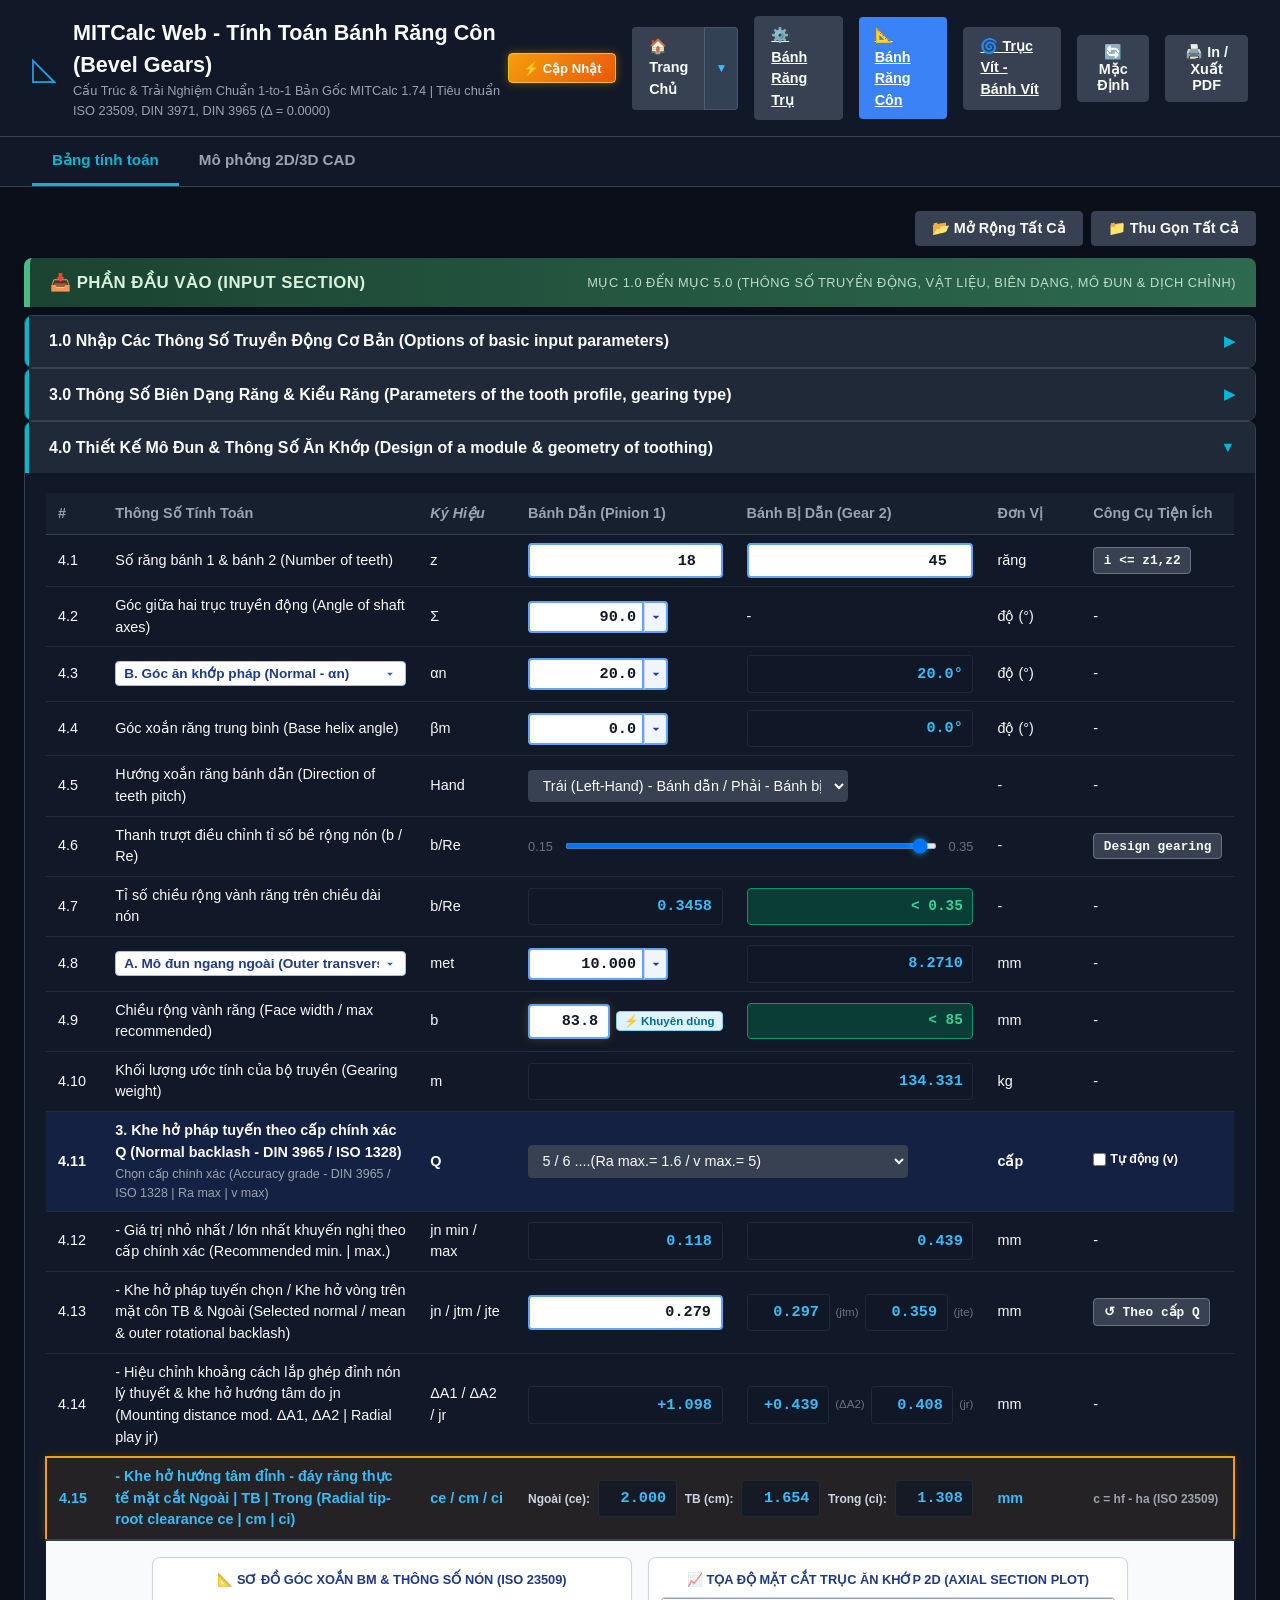
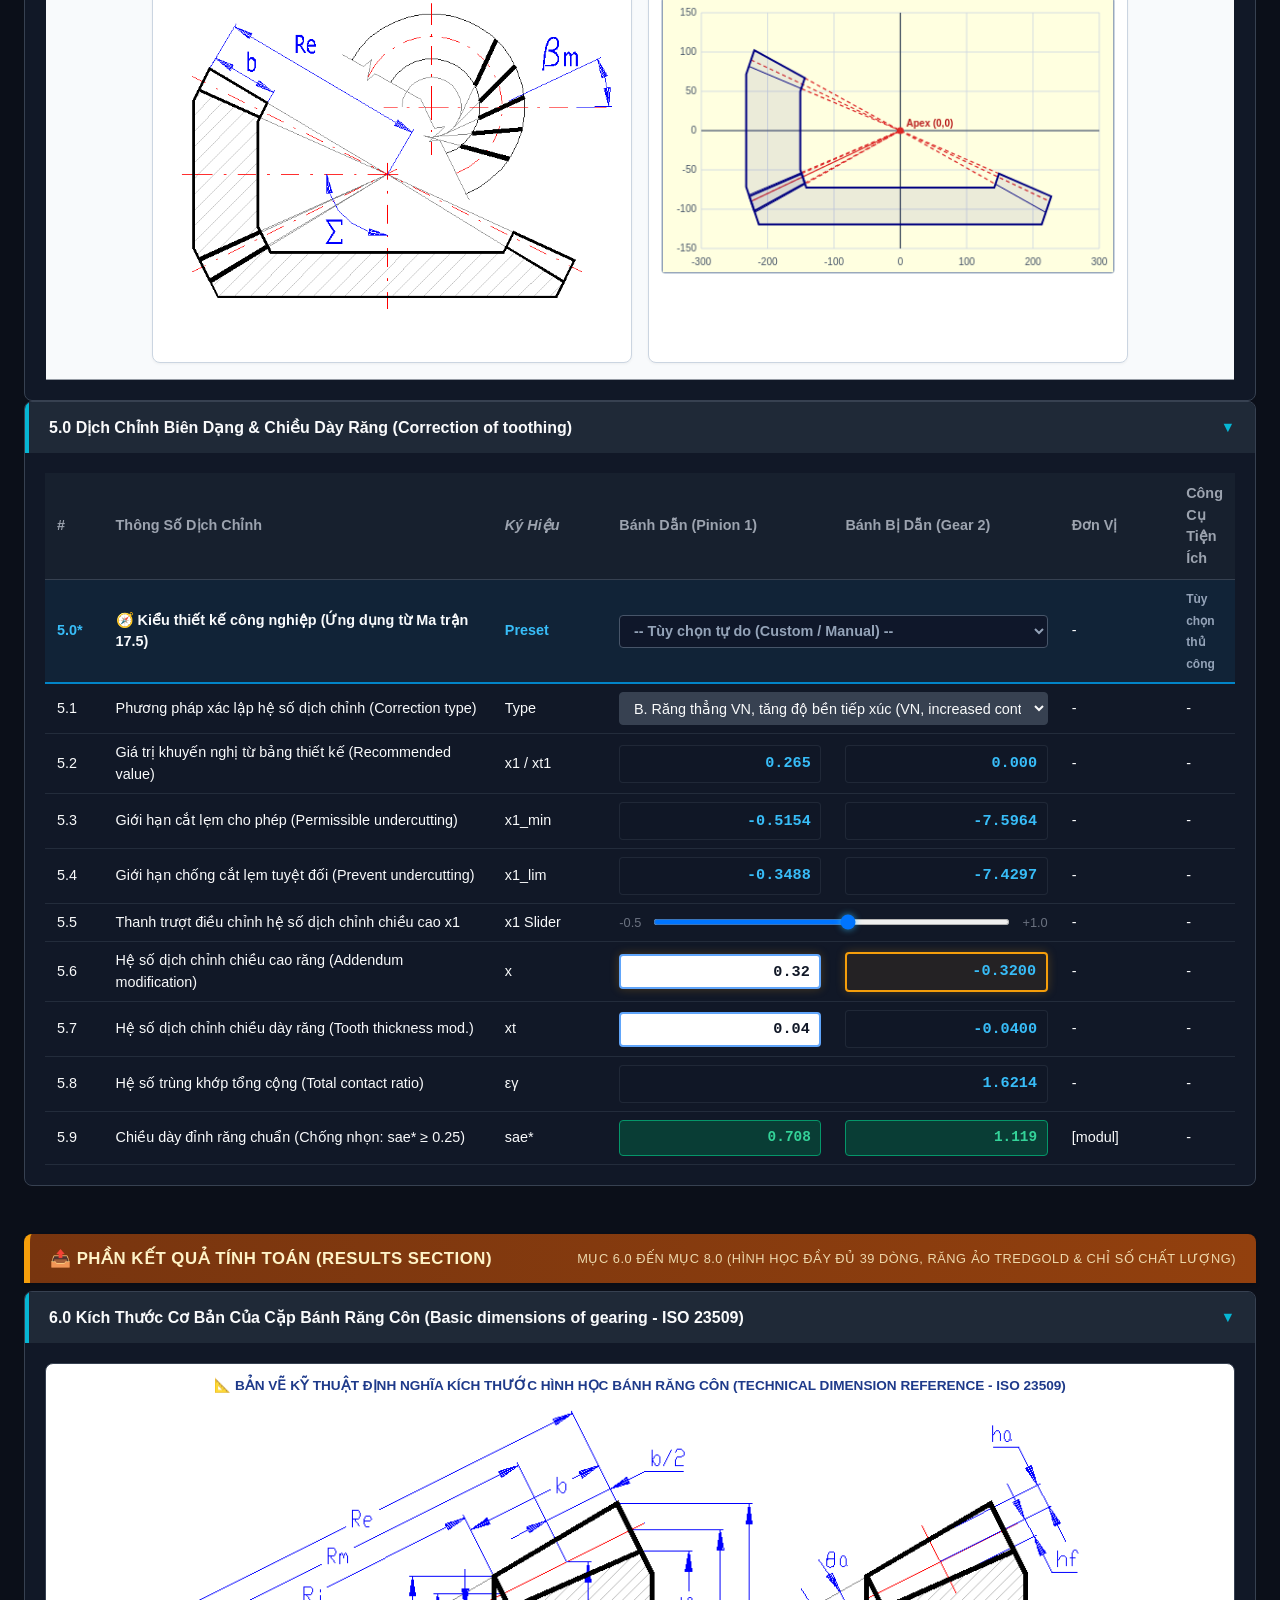
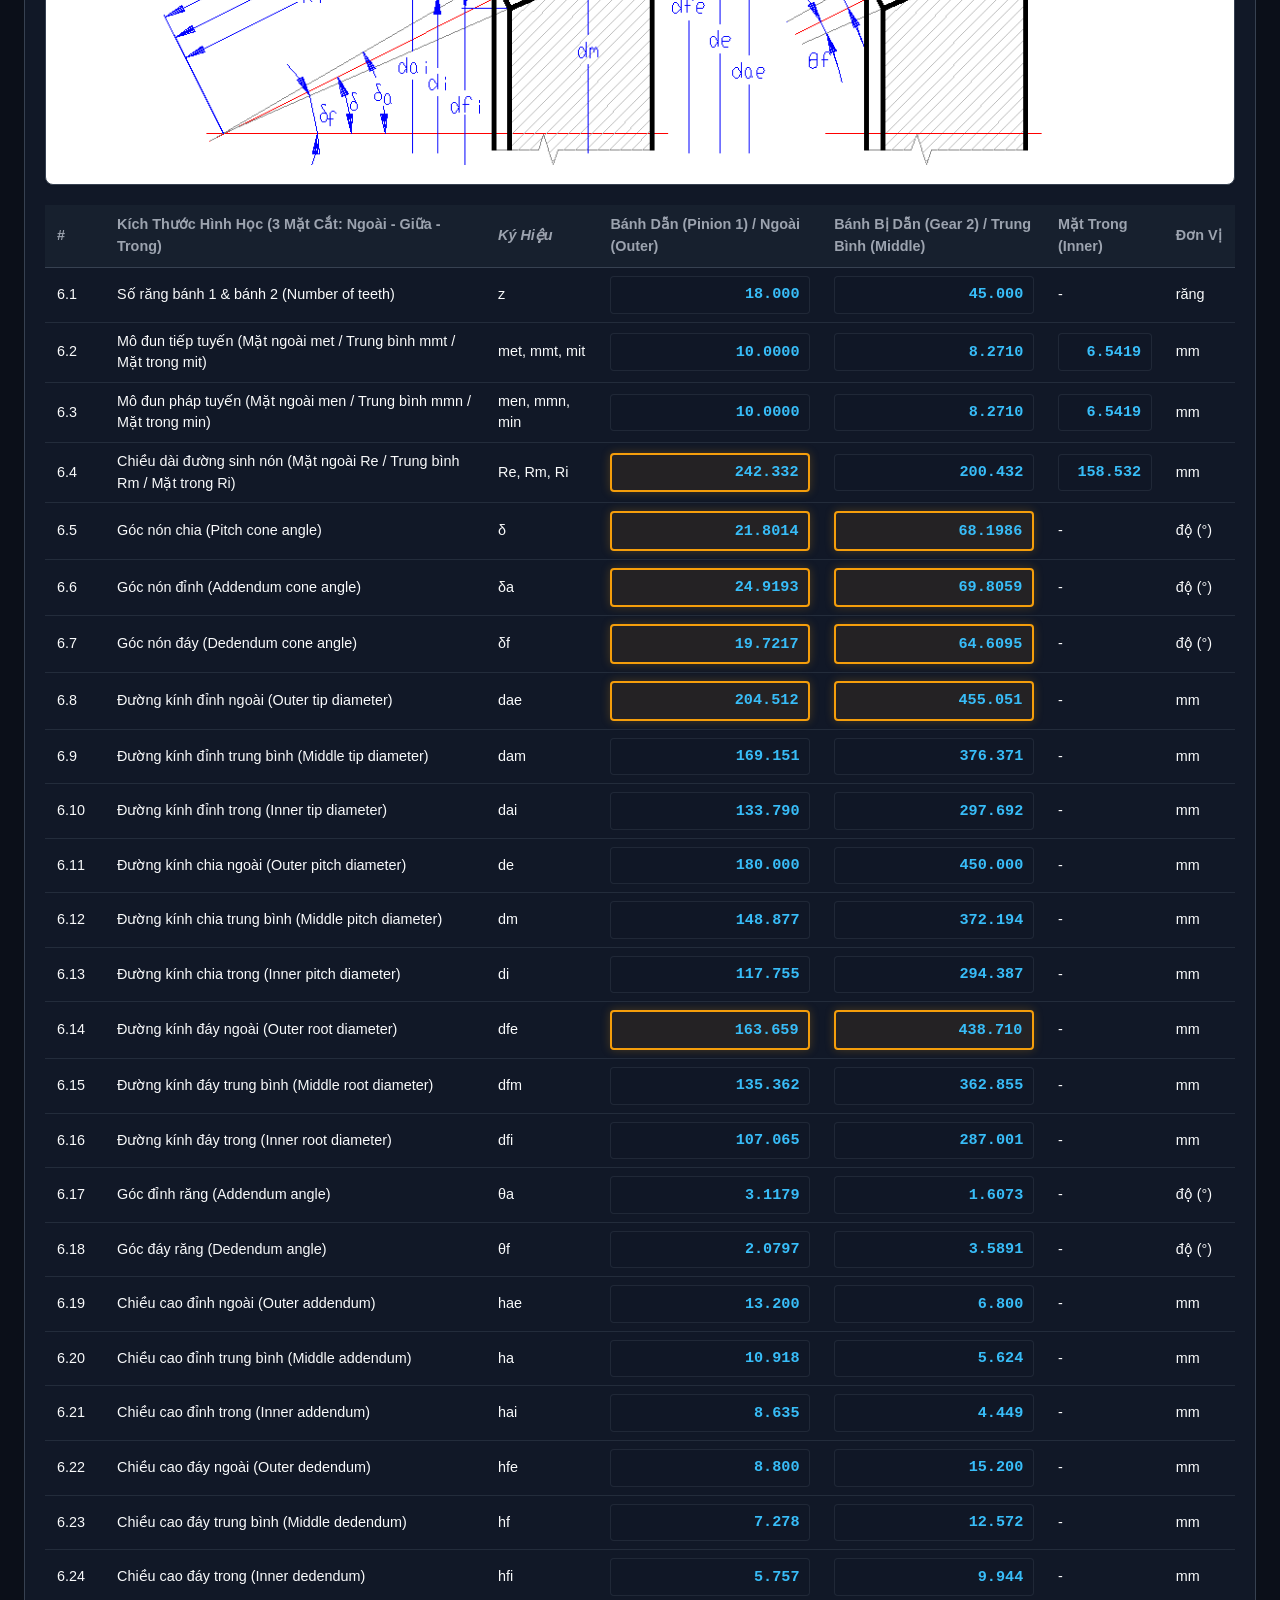
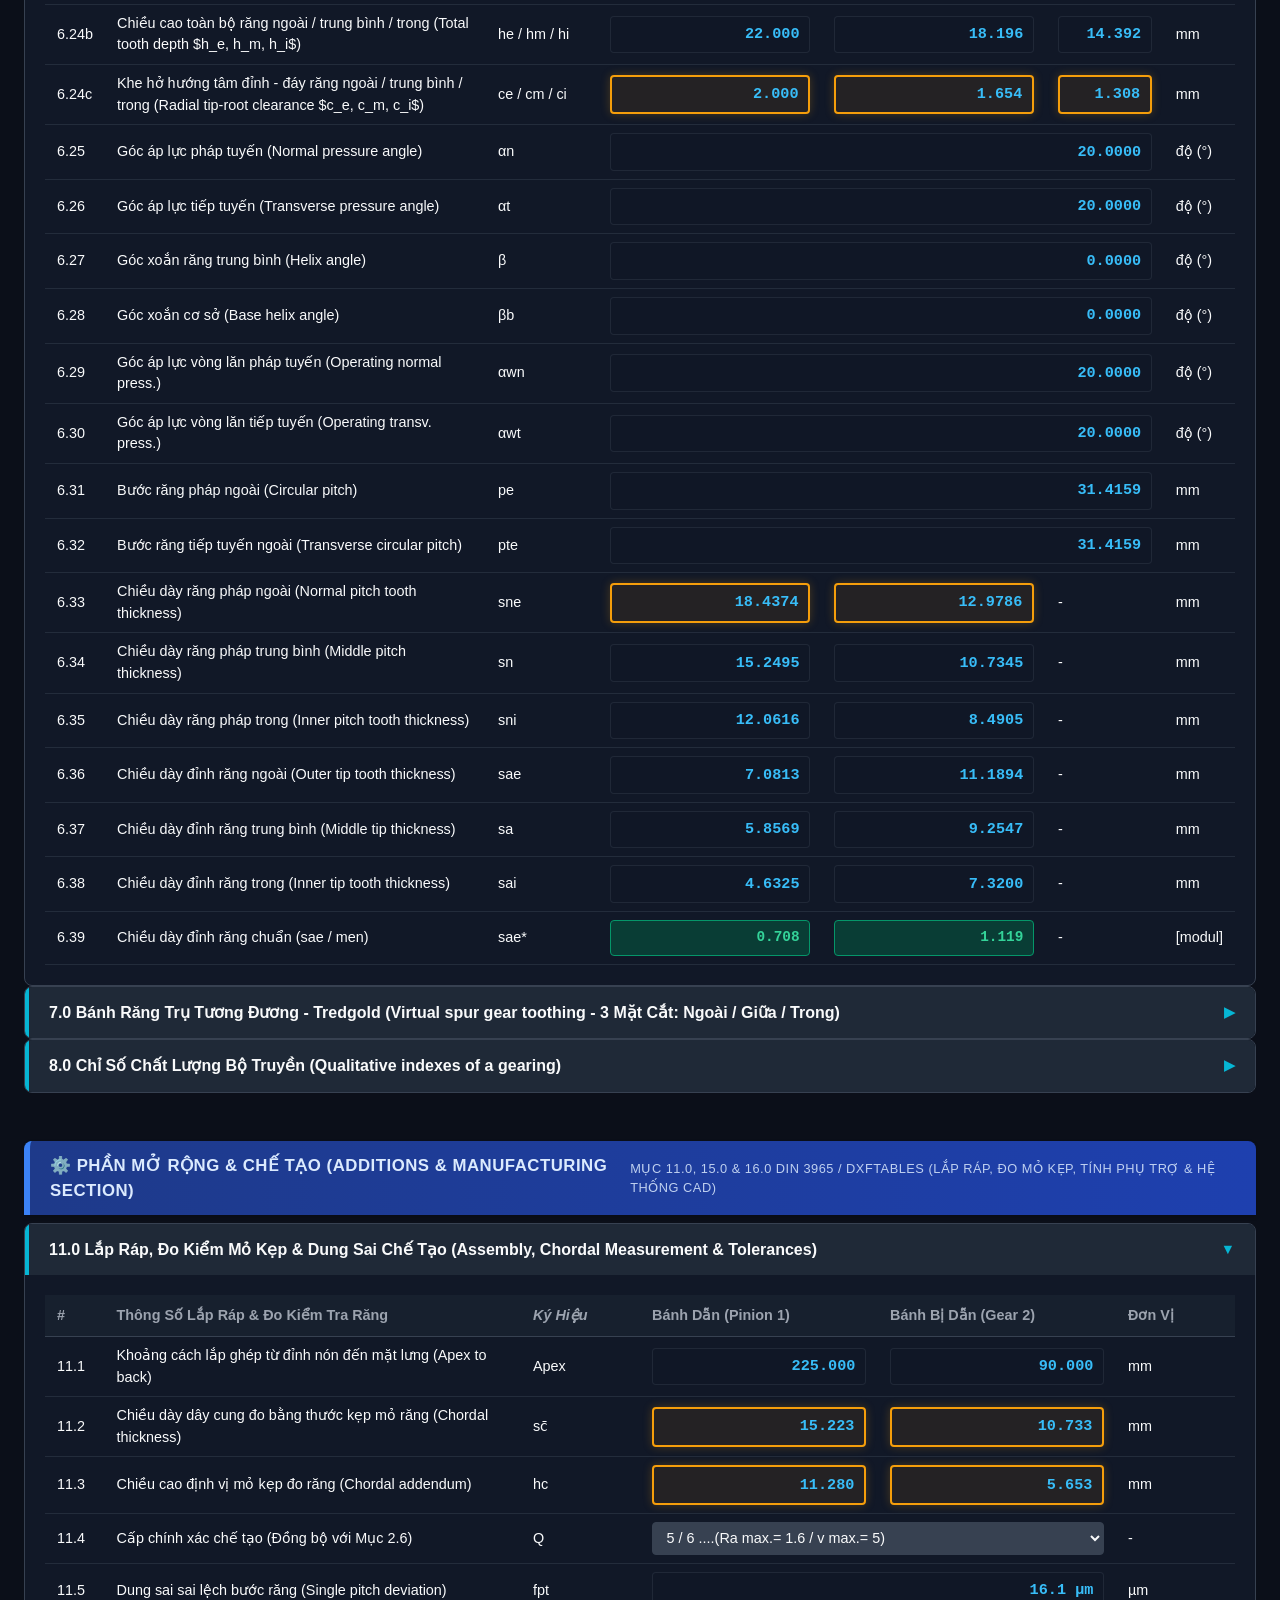
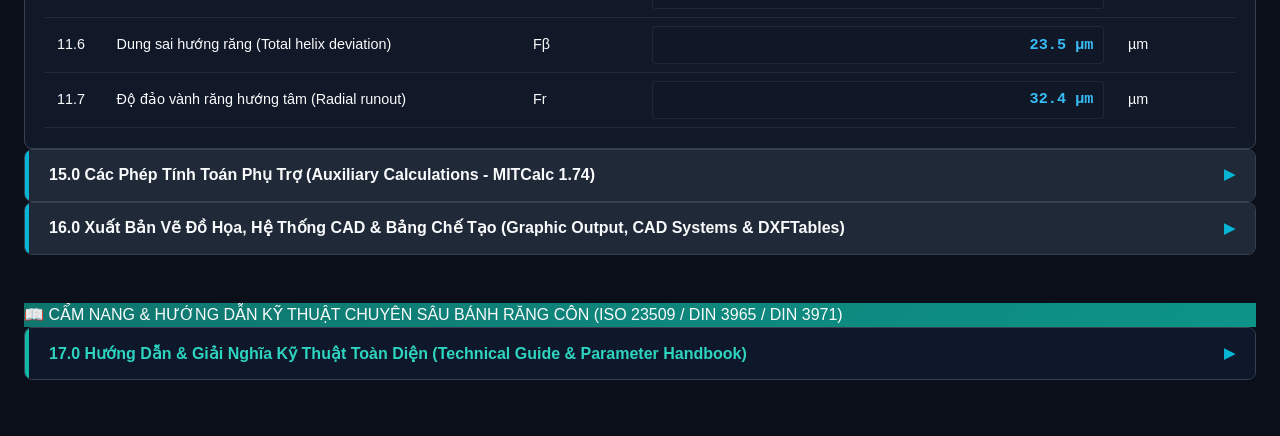
<file: modules/bevel-gear/index.html>
<!DOCTYPE html>
<html lang="vi">
<head>
    <meta charset="UTF-8">
    <meta name="viewport" content="width=device-width, initial-scale=1.0, maximum-scale=5.0">
    <title>MITCalc Web - Tính Toán Bánh Răng Côn (Bevel Gears)</title>
    <!-- iOS WebClip / PWA & Cache Control -->
    <meta name="apple-mobile-web-app-capable" content="yes">
    <meta name="apple-mobile-web-app-status-bar-style" content="black-translucent">
    <meta name="apple-mobile-web-app-title" content="MITCalc Gears">
    <meta name="mobile-web-app-capable" content="yes">
    <meta name="format-detection" content="telephone=no">
    <meta http-equiv="Cache-Control" content="no-cache, no-store, must-revalidate">
    <meta http-equiv="Pragma" content="no-cache">
    <meta http-equiv="Expires" content="0">
    <link rel="stylesheet" href="../../shared/css/engineering-theme.css">
    <style>
        .highlight-key-param {
            border: 2px solid #f59e0b !important;
            color: #38bdf8 !important;
            font-weight: 800 !important;
            background-color: rgba(245, 158, 11, 0.08) !important;
            box-shadow: 0 0 10px rgba(245, 158, 11, 0.25) !important;
        }
        .input-eng.user-input {
            background-color: #ffffff !important;
            color: #111827 !important;
            border: 2px solid #60a5fa !important;
            font-weight: 700;
        }
        .input-eng.user-input:focus {
            border-color: #2563eb !important;
            box-shadow: 0 0 0 3px rgba(37, 99, 235, 0.3) !important;
        }
    </style>
<style>

/* Navigation Module Dropdown Unified */
.nav-module-dropdown {
    position: relative;
    display: inline-flex;
    align-items: stretch;
    vertical-align: middle;
}
.nav-module-dropdown .btn-home {
    border-top-right-radius: 0 !important;
    border-bottom-right-radius: 0 !important;
    text-decoration: none;
    display: inline-flex;
    align-items: center;
    border-right: none !important;
}
.nav-module-dropdown .btn-dropdown-toggle {
    border-top-left-radius: 0 !important;
    border-bottom-left-radius: 0 !important;
    padding: 6px 10px !important;
    font-size: 0.75rem !important;
    color: #38bdf8 !important;
    background: #334155;
    border: 1px solid #475569;
    border-left: 1px solid rgba(255, 255, 255, 0.15) !important;
    cursor: pointer !important;
    display: inline-flex;
    align-items: center;
    justify-content: center;
    line-height: 1;
}
.nav-module-dropdown .btn-dropdown-toggle:hover {
    background: #475569 !important;
    color: #ffffff !important;
}
.module-dropdown-menu {
    display: none;
    position: absolute;
    top: calc(100% + 6px);
    left: 0;
    width: 330px;
    background: #0f172a;
    border: 1px solid #334155;
    border-radius: 8px;
    box-shadow: 0 10px 25px -5px rgba(0, 0, 0, 0.6), 0 8px 10px -6px rgba(0, 0, 0, 0.6);
    z-index: 10000;
    overflow: hidden;
    text-align: left;
}
.module-dropdown-menu.show {
    display: block;
}
.module-dropdown-menu .dropdown-header {
    padding: 10px 14px;
    font-size: 0.72rem;
    font-weight: 700;
    letter-spacing: 0.05em;
    color: #94a3b8;
    background: #1e293b;
    border-bottom: 1px solid #334155;
}
.module-dropdown-menu .dropdown-item {
    display: flex;
    align-items: center;
    gap: 12px;
    padding: 10px 14px;
    color: #e2e8f0;
    text-decoration: none;
    border-bottom: 1px solid #1e293b;
    transition: all 0.12s ease;
}
.module-dropdown-menu .dropdown-item:last-child {
    border-bottom: none;
}
.module-dropdown-menu .dropdown-item:hover {
    background: #1e293b;
    color: #38bdf8;
    padding-left: 18px;
}
.module-dropdown-menu .dropdown-item.active {
    background: rgba(14, 165, 233, 0.15);
    border-left: 3px solid #38bdf8;
}
.module-dropdown-menu .dropdown-item.active .item-title {
    color: #38bdf8;
    font-weight: 700;
}
.module-dropdown-menu .dropdown-item .item-icon {
    font-size: 1.15rem;
    flex-shrink: 0;
}
.module-dropdown-menu .dropdown-item .item-info {
    display: flex;
    flex-direction: column;
    gap: 2px;
}
.module-dropdown-menu .dropdown-item .item-title {
    font-size: 0.82rem;
    font-weight: 600;
    line-height: 1.2;
}
.module-dropdown-menu .dropdown-item .item-desc {
    font-size: 0.68rem;
    color: #94a3b8;
    line-height: 1.2;
}

</style>
</head>
<body>
    <!-- Main Application Header -->
    <header class="app-header">
        <div class="logo-area">
            <div class="logo-icon">◺</div>
            <div class="logo-text">
                <h1>MITCalc Web - Tính Toán Bánh Răng Côn (Bevel Gears)</h1>
                <p>Cấu Trúc & Trải Nghiệm Chuẩn 1-to-1 Bản Gốc MITCalc 1.74 | Tiêu chuẩn ISO 23509, DIN 3971, DIN 3965 (Δ = 0.0000)</p>
            </div>
        </div>
        <div class="header-controls">
            <button type="button" class="btn btn-force-update" id="btnForceUpdate" title="Xóa toàn bộ bộ nhớ đệm (Cache) và ép iPhone cập nhật phiên bản mới nhất">⚡ Cập Nhật</button>
            <div class="nav-module-dropdown" id="navModuleDropdown">
    <a href="../../index.html" class="btn btn-secondary btn-home">🏠 Trang Chủ</a>
    <button type="button" class="btn btn-secondary btn-dropdown-toggle" id="btnModuleMenuToggle" title="Chuyển nhanh module tính toán">▼</button>
    <div class="module-dropdown-menu" id="moduleDropdownMenu">
        <div class="dropdown-header">DANH MỤC MÔ-ĐUN TÍNH TOÁN</div>
        <a href="../spur-gear/index.html" class="dropdown-item">
            <span class="item-icon">⚙️</span>
            <div class="item-info">
                <span class="item-title">Bánh Răng Trụ</span>
                <span class="item-desc">Spur & Helical Gears (ISO 6336)</span>
            </div>
        </a>
        <a href="index.html" class="dropdown-item active">
            <span class="item-icon">📐</span>
            <div class="item-info">
                <span class="item-title">Bánh Răng Côn (Đang chọn)</span>
                <span class="item-desc">Bevel Gears (ISO 23509)</span>
            </div>
        </a>
        <a href="../bevel-gear-advanced/index.html" class="dropdown-item">
            <span class="item-icon">🚀</span>
            <div class="item-info">
                <span class="item-title">Bánh Răng Côn (Chuyên Sâu)</span>
                <span class="item-desc">Bevel Gears Advanced (ISO 23509 / Gleason TCA)</span>
            </div>
        </a>
        <a href="../worm-gear/index.html" class="dropdown-item">
            <span class="item-icon">🌀</span>
            <div class="item-info">
                <span class="item-title">Trục Vít - Bánh Vít</span>
                <span class="item-desc">Worm Gears (ISO/CD 14521 / DIN 3996)</span>
            </div>
        </a>
        <a href="../worm-gear-advanced/index.html" class="dropdown-item">
            <span class="item-icon">🚀</span>
            <div class="item-info">
                <span class="item-title">Trục Vít (Chuyên Sâu)</span>
                <span class="item-desc">Worm Gears Advanced (DIN 3996 / Flank TCA)</span>
            </div>
        </a>
        <a href="../tolerances/index.html" class="dropdown-item">
            <span class="item-icon">🎯</span>
            <div class="item-info">
                <span class="item-title">Dung Sai & Lắp Ghép</span>
                <span class="item-desc">Fits & Tolerances (ISO 286 / ANSI)</span>
            </div>
        </a>
        <a href="../shaft-keys/index.html#secParallelKey" class="dropdown-item">
            <span class="item-icon">🔑</span>
            <div class="item-info">
                <span class="item-title">Then Bằng & Bán Nguyệt</span>
                <span class="item-desc">Parallel & Woodruff Keys (DIN 6885)</span>
            </div>
        </a>
        <a href="../shaft-keys/index.html#secStraightSpline" class="dropdown-item">
            <span class="item-icon">🛡️</span>
            <div class="item-info">
                <span class="item-title">Then Hoa Răng Chữ Nhật</span>
                <span class="item-desc">Straight-Sided Splines (ISO 14 / DIN 5464)</span>
            </div>
        </a>
        <a href="../involute-splines/index.html" class="dropdown-item">
            <span class="item-icon">⚙️</span>
            <div class="item-info">
                <span class="item-title">Then Hoa Thân Khai</span>
                <span class="item-desc">Involute Splines (DIN 5480 / ISO 4156)</span>
            </div>
        </a>
    </div>
</div>
            <a href="../spur-gear/index.html" class="btn btn-secondary">⚙️ Bánh Răng Trụ</a>
            <a href="index.html" class="btn btn-primary">📐 Bánh Răng Côn</a>
            <a href="../worm-gear/index.html" class="btn btn-secondary">🌀 Trục Vít - Bánh Vít</a>
            <button type="button" class="btn btn-secondary" id="btnResetDefaults">🔄 Mặc Định</button>
            <button type="button" class="btn btn-secondary" id="btnPrintReport">🖨️ In / Xuất PDF</button>
        </div>
    </header>

    <!-- Navigation Tabs -->
    <nav class="tab-navigation">
        <button type="button" class="tab-btn active" data-target="tabCalculator">Bảng tính toán</button>
        <button type="button" class="tab-btn" data-target="tabCanvas">Mô phỏng 2D/3D CAD</button>
    </nav>

    <!-- Main Container -->
    <main class="main-container">
        <!-- ========================================================================= -->
        <!-- TAB 1: CALCULATOR (STANDARDIZED ACCORDION)                                 -->
        <!-- ========================================================================= -->
        <div id="tabCalculator" class="tab-pane active">
            <!-- Global Accordion Toolbar -->
            <div class="global-accordion-toolbar" style="display: flex; justify-content: flex-end; gap: 0.5rem; margin-bottom: 0.75rem;">
                <button type="button" class="btn btn-secondary" id="btnExpandAll">📂 Mở Rộng Tất Cả</button>
                <button type="button" class="btn btn-secondary" id="btnCollapseAll">📁 Thu Gọn Tất Cả</button>
            </div>

            <div class="accordion-group">

                <!-- ################################################################# -->
                <!-- MASTER BLOCK 1: INPUT SECTION (Thanh Xanh Lá Cây Chuẩn MITCalc)   -->
                <!-- ################################################################# -->
                <div class="master-block">
                    <div class="master-header master-input">
                        <span>📥 Phần Đầu Vào (Input Section)</span>
                        <span style="font-size: 0.8rem; font-weight: normal; opacity: 0.85;">Mục 1.0 đến Mục 5.0 (Thông Số Truyền Động, Vật Liệu, Biên Dạng, Mô Đun & Dịch Chỉnh)</span>
                    </div>

                    <!-- SECTION 1.0: Options of basic input parameters -->
                    <div class="calc-section collapsed">
                        <div class="section-header">
                            <h3>1.0 Nhập Các Thông Số Truyền Động Cơ Bản (Options of basic input parameters)</h3>
                            <span class="section-toggle">▶</span>
                        </div>
                        <div class="section-body">
                            <table class="calc-table">
                                <thead>
                                    <tr>
                                        <th class="col-idx">#</th>
                                        <th class="col-param">Thông Số Tính Toán</th>
                                        <th class="col-sym">Ký Hiệu</th>
                                        <th class="col-val1">Bánh Dẫn (Pinion 1)</th>
                                        <th class="col-val2">Bánh Bị Dẫn (Gear 2)</th>
                                        <th class="col-unit">Đơn Vị</th>
                                        <th style="width: 15%;">Công Cụ Tiện Ích</th>
                                    </tr>
                                </thead>
                                <tbody>
                                    <tr>
                                        <td>1.1</td>
                                        <td>Công suất truyền động (Transferred power)</td>
                                        <td>P</td>
                                        <td><input type="text" inputmode="decimal" class="input-eng user-input" data-key="P" id="inp_P" value="50"></td>
                                        <td>-</td>
                                        <td>kW</td>
                                        <td>-</td>
                                    </tr>
                                    <tr>
                                        <td>1.2</td>
                                        <td>Tốc độ quay (Speed Pinion / Gear)</td>
                                        <td>n</td>
                                        <td><input type="text" inputmode="decimal" class="input-eng user-input" data-key="n1" id="inp_n1" value="1000"></td>
                                        <td><input type="text" inputmode="decimal" class="input-eng user-input" data-key="n2" id="inp_n2" value="400"></td>
                                        <td>vòng/phút</td>
                                        <td><button type="button" class="btn-smart" id="btn_i_n1n2" title="Tính tỉ số truyền i từ n1 và n2">i &lt;= n1,n2</button></td>
                                    </tr>
                                    <tr>
                                        <td>1.3</td>
                                        <td>Mô-men xoắn danh nghĩa (Torsional moment)</td>
                                        <td>Mk</td>
                                        <td><span class="output-eng" id="out_Mk1">477.46</span></td>
                                        <td><span class="output-eng" id="out_Mk2">1173.22</span></td>
                                        <td>N.m</td>
                                        <td><button type="button" class="btn-smart" id="btn_Pw_Mkn" title="Tính công suất Pw từ Mk1 và n1">Pw &lt;= Mk,n</button></td>
                                    </tr>
                                    <tr>
                                        <td>1.4</td>
                                        <td>Tỉ số truyền yêu cầu (Transmission ratio / from table)</td>
                                        <td>i_req</td>
                                        <td>
                                            <div class="combo-box-group">
                                                <input type="text" inputmode="decimal" class="input-eng user-input combo-input" data-key="i_req" id="inp_i_req" value="2.5000">
                                                <select id="sel_std_ratio" class="combo-arrow-select" title="Chọn tỉ số truyền tiêu chuẩn T_i">
                                                    <option value="" disabled selected></option>
                                                    <option value="1.00">1.00</option>
                                                    <option value="1.12">1.12</option>
                                                    <option value="1.25">1.25</option>
                                                    <option value="1.40">1.40</option>
                                                    <option value="1.60">1.60</option>
                                                    <option value="1.80">1.80</option>
                                                    <option value="2.00">2.00</option>
                                                    <option value="2.24">2.24</option>
                                                    <option value="2.50">2.50</option>
                                                    <option value="2.80">2.80</option>
                                                    <option value="3.15">3.15</option>
                                                    <option value="3.55">3.55</option>
                                                    <option value="4.00">4.00</option>
                                                    <option value="4.50">4.50</option>
                                                    <option value="5.00">5.00</option>
                                                    <option value="5.60">5.60</option>
                                                    <option value="6.30">6.30</option>
                                                    <option value="7.10">7.10</option>
                                                    <option value="8.00">8.00</option>
                                                    <option value="9.00">9.00</option>
                                                    <option value="10.00">10.00</option>
                                                    <option value="11.20">11.20</option>
                                                    <option value="12.50">12.50</option>
                                                    <option value="14.00">14.00</option>
                                                    <option value="16.00">16.00</option>
                                                    <option value="18.00">18.00</option>
                                                    <option value="20.00">20.00</option>
                                                </select>
                                            </div>
                                        </td>
                                        <td>-</td>
                                        <td>-</td>
                                        <td>-</td>
                                    </tr>
                                    <tr>
                                        <td>1.5</td>
                                        <td>Tỉ số truyền thực tế / Độ lệch (Actual ratio / deviation)</td>
                                        <td>i</td>
                                        <td><span class="output-eng" id="out_i_act">2.5000</span></td>
                                        <td><span class="output-eng" id="out_i_dev">0.00%</span></td>
                                        <td>-</td>
                                        <td>-</td>
                                    </tr>
                                </tbody>
                            </table>
                        </div>
                    </div>

                    <!-- SECTION 3.0: Parameters of the tooth profile, gearing type -->
                    <div class="calc-section collapsed">
                        <div class="section-header">
                            <h3>3.0 Thông Số Biên Dạng Răng & Kiểu Răng (Parameters of the tooth profile, gearing type)</h3>
                            <span class="section-toggle">▶</span>
                        </div>
                        <div class="section-body">
                            <table class="calc-table">
                                <thead>
                                    <tr>
                                        <th class="col-idx">#</th>
                                        <th class="col-param">Thông Số Biên Dạng</th>
                                        <th class="col-sym">Ký Hiệu</th>
                                        <th class="col-val1">Bánh Dẫn (Pinion 1)</th>
                                        <th class="col-val2">Bánh Bị Dẫn (Gear 2)</th>
                                        <th class="col-unit">Đơn Vị</th>
                                        <th style="width: 15%;">Công Cụ Tiện Ích</th>
                                    </tr>
                                </thead>
                                <tbody>
                                    <tr>
                                        <td>3.1</td>
                                        <td>Đường cong răng / Kiểu răng côn (Type of toothing)</td>
                                        <td>Type</td>
                                        <td colspan="2">
                                            <select class="select-eng" id="selGearingType" style="width: 100%; max-width: 440px;">
                                                <option value="straight_type1" selected>A,B. Đường thẳng, loại I (Thẳng &amp; nghiêng tiêu chuẩn)</option>
                                                <option value="gleason">C. Cung tròn, loại II (Răng xoắn Gleason)</option>
                                                <option value="zerol" style="color: #f59e0b; font-weight: 700; background: #1e293b;">⚠️ D. Cung tròn, Beta=0, loại II (Răng Zerol) [Chỉ tính toán, chưa dựng 3D]</option>
                                                <option value="klingelnberg" style="color: #f59e0b; font-weight: 700; background: #1e293b;">⚠️ E,F. Thân khai, Epicycloide, loại III (Klingelnberg, Oerlikon) [Chỉ tính toán, chưa dựng 3D]</option>
                                            </select>
                                        </td>
                                        <td>-</td>
                                        <td>-</td>
                                    </tr>
                                    <tr>
                                        <td>3.2</td>
                                        <td>Hệ số chiều cao đỉnh răng danh nghĩa (Addendum)</td>
                                        <td>ha0*</td>
                                        <td><input type="text" inputmode="decimal" class="input-eng user-input" data-key="ha0" value="1.000"></td>
                                        <td><input type="text" inputmode="decimal" class="input-eng user-input" value="1.000"></td>
                                        <td>[modul]</td>
                                        <td>-</td>
                                    </tr>
                                    <tr>
                                        <td>3.3</td>
                                        <td>Hệ số khe hở chân răng (Unit head clearance)</td>
                                        <td>c0*</td>
                                        <td><input type="text" inputmode="decimal" class="input-eng user-input" data-key="c0" value="0.200"></td>
                                        <td><input type="text" inputmode="decimal" class="input-eng user-input" value="0.200"></td>
                                        <td>[modul]</td>
                                        <td>-</td>
                                    </tr>
                                    <tr>
                                        <td>3.4</td>
                                        <td>Hệ số bán kính lượn chân răng khuyến nghị</td>
                                        <td>rf_rec*</td>
                                        <td><span class="cell-limit">0.286</span></td>
                                        <td><span class="cell-limit">0.286</span></td>
                                        <td>[modul]</td>
                                        <td>-</td>
                                    </tr>
                                    <tr>
                                        <td>3.5</td>
                                        <td>Hệ số bán kính lượn chân răng thiết kế</td>
                                        <td>rf*</td>
                                        <td><input type="text" inputmode="decimal" class="input-eng user-input" value="0.286"></td>
                                        <td><input type="text" inputmode="decimal" class="input-eng user-input" value="0.286"></td>
                                        <td>[modul]</td>
                                        <td>-</td>
                                    </tr>
                                </tbody>
                            </table>
                        </div>
                    </div>

                    <!-- SECTION 4.0: Design of a module and geometry of toothing -->
                    <div class="calc-section">
                        <div class="section-header">
                            <h3>4.0 Thiết Kế Mô Đun & Thông Số Ăn Khớp (Design of a module & geometry of toothing)</h3>
                            <span class="section-toggle">▼</span>
                        </div>
                        <div class="section-body">
                            <table class="calc-table">
                                <thead>
                                    <tr>
                                        <th class="col-idx">#</th>
                                        <th class="col-param">Thông Số Tính Toán</th>
                                        <th class="col-sym">Ký Hiệu</th>
                                        <th class="col-val1">Bánh Dẫn (Pinion 1)</th>
                                        <th class="col-val2">Bánh Bị Dẫn (Gear 2)</th>
                                        <th class="col-unit">Đơn Vị</th>
                                        <th style="width: 15%;">Công Cụ Tiện Ích</th>
                                    </tr>
                                </thead>
                                <tbody>
                                    <tr>
                                        <td>4.1</td>
                                        <td>Số răng bánh 1 & bánh 2 (Number of teeth)</td>
                                        <td>z</td>
                                        <td><input type="number" class="input-eng user-input" data-key="z1" id="inp_z1" value="18" step="1"></td>
                                        <td><input type="number" class="input-eng user-input" data-key="z2" id="inp_z2" value="45" step="1"></td>
                                        <td>răng</td>
                                        <td><button type="button" class="btn-smart" id="btn_i_z1z2" title="Tính tỉ số truyền i từ z1 và z2">i &lt;= z1,z2</button></td>
                                    </tr>
                                    <tr>
                                        <td>4.2</td>
                                        <td>Góc giữa hai trục truyền động (Angle of shaft axes)</td>
                                        <td>Σ</td>
                                        <td>
                                            <div class="combo-box-group">
                                                <input type="text" inputmode="decimal" class="input-eng user-input combo-input" data-key="Sigma" id="inp_Sigma" value="90.0">
                                                <select id="sel_std_sigma" class="combo-arrow-select" title="Chọn góc trục tiêu chuẩn T_AngleList">
                                                    <option value="" disabled selected></option>
                                                    <option value="60.0">60.0°</option>
                                                    <option value="70.0">70.0°</option>
                                                    <option value="80.0">80.0°</option>
                                                    <option value="90.0">90.0° (Vuông góc)</option>
                                                    <option value="100.0">100.0°</option>
                                                    <option value="110.0">110.0°</option>
                                                    <option value="120.0">120.0°</option>
                                                </select>
                                            </div>
                                        </td>
                                        <td>-</td>
                                        <td>độ (°)</td>
                                        <td>-</td>
                                    </tr>
                                    <tr>
                                        <td>4.3</td>
                                        <td>
                                            <div style="display: flex; align-items: center; gap: 0.5rem;">
                                                <select id="selPressureAngleType" class="param-type-select" title="Chọn loại góc ăn khớp T_TypePressAngle">
                                                    <option value="normal" selected>B. Góc ăn khớp pháp (Normal - αn)</option>
                                                    <option value="transverse">A. Góc ăn khớp ngang (Transverse - αt)</option>
                                                </select>
                                            </div>
                                        </td>
                                        <td><span id="sym_alfa">αn</span></td>
                                        <td>
                                            <div class="combo-box-group">
                                                <input type="text" inputmode="decimal" class="input-eng user-input combo-input" data-key="alfa" id="inp_alfa" value="20.0">
                                                <select id="sel_std_alpha" class="combo-arrow-select" title="Chọn góc ăn khớp tiêu chuẩn T_AlfaList">
                                                    <option value="" disabled selected></option>
                                                    <option value="14.5">14.5° (Cổ điển)</option>
                                                    <option value="15.0">15.0°</option>
                                                    <option value="17.5">17.5°</option>
                                                    <option value="20.0">20.0° (Tiêu chuẩn ISO)</option>
                                                    <option value="22.0">22.0°</option>
                                                    <option value="25.0">25.0° (Tải nặng)</option>
                                                </select>
                                            </div>
                                        </td>
                                        <td><span class="output-eng" id="out_sec4_alfa_comp" title="Góc ăn khớp tương ứng (αn / αt)">17.5°</span></td>
                                        <td>độ (°)</td>
                                        <td>-</td>
                                    </tr>
                                    <tr>
                                        <td>4.4</td>
                                        <td>Góc xoắn răng trung bình (Base helix angle)</td>
                                        <td>βm</td>
                                        <td>
                                            <div class="combo-box-group">
                                                <input type="text" inputmode="decimal" class="input-eng user-input combo-input" data-key="beta" id="inp_beta" value="0.0">
                                                <select id="sel_std_beta" class="combo-arrow-select" title="Chọn góc xoắn tiêu chuẩn T_BetaList">
                                                    <option value="" disabled selected></option>
                                                    <option value="0.0">0.0° (Răng thẳng)</option>
                                                    <option value="20.0">20.0°</option>
                                                    <option value="25.0">25.0°</option>
                                                    <option value="30.0">30.0° (Gleason tiêu chuẩn)</option>
                                                    <option value="35.0">35.0° (Ăn khớp êm)</option>
                                                    <option value="40.0">40.0°</option>
                                                    <option value="45.0">45.0°</option>
                                                </select>
                                            </div>
                                        </td>
                                        <td><span class="output-eng" id="out_sec4_beta2">0.0</span></td>
                                        <td>độ (°)</td>
                                        <td>-</td>
                                    </tr>
                                    <tr>
                                        <td>4.5</td>
                                        <td>Hướng xoắn răng bánh dẫn (Direction of teeth pitch)</td>
                                        <td>Hand</td>
                                        <td colspan="2">
                                            <select class="select-eng" id="selToothHand" style="width: 100%; max-width: 320px;">
                                                <option value="left" selected>Trái (Left-Hand) - Bánh dẫn / Phải - Bánh bị dẫn</option>
                                                <option value="right">Phải (Right-Hand) - Bánh dẫn / Trái - Bánh bị dẫn</option>
                                            </select>
                                        </td>
                                        <td>-</td>
                                        <td>-</td>
                                    </tr>
                                    <tr>
                                        <td>4.6</td>
                                        <td>Thanh trượt điều chỉnh tỉ số bề rộng nón (b / Re)</td>
                                        <td>b/Re</td>
                                        <td colspan="2">
                                            <div class="slider-container">
                                                <span style="font-size: 0.8rem; color: var(--text-muted);">0.15</span>
                                                <input type="range" class="slider-eng" id="slider_b_Re" min="0.15" max="0.35" step="0.005" value="0.3458">
                                                <span style="font-size: 0.8rem; color: var(--text-muted);">0.35</span>
                                            </div>
                                        </td>
                                        <td>-</td>
                                        <td><button type="button" class="btn-smart" id="btn_design_gearing">Design gearing</button></td>
                                    </tr>
                                    <tr>
                                        <td>4.7</td>
                                        <td>Tỉ số chiều rộng vành răng trên chiều dài nón</td>
                                        <td>b/Re</td>
                                        <td><span class="output-eng" id="out_sec4_b_Re">0.3458</span></td>
                                        <td><span class="cell-limit">&lt; 0.35</span></td>
                                        <td>-</td>
                                        <td>-</td>
                                    </tr>
                                    <tr>
                                        <td>4.8</td>
                                        <td>
                                            <div style="display: flex; align-items: center; gap: 0.5rem;">
                                                <select id="selModuleType" class="param-type-select" title="Chọn loại mô đun T_TypeoffModule">
                                                    <option value="transverse_outer" selected>A. Mô đun ngang ngoài (Outer transverse module - met)</option>
                                                    <option value="normal_mean">B. Mô đun pháp trung bình (Mean normal module - mmn)</option>
                                                </select>
                                            </div>
                                        </td>
                                        <td><span id="sym_module">met</span></td>
                                        <td>
                                            <div class="combo-box-group">
                                                <input type="text" inputmode="decimal" class="input-eng user-input combo-input" data-key="mmn" id="inp_mmn" value="10.000">
                                                <select id="sel_std_module" class="combo-arrow-select" title="Chọn mô đun tiêu chuẩn T_modul">
                                                    <option value="" disabled selected></option>
                                                    <option value="1.0">1.0 mm</option>
                                                    <option value="1.25">1.25 mm</option>
                                                    <option value="1.5">1.5 mm</option>
                                                    <option value="1.75">1.75 mm</option>
                                                    <option value="2.0">2.0 mm</option>
                                                    <option value="2.25">2.25 mm</option>
                                                    <option value="2.5">2.5 mm</option>
                                                    <option value="2.75">2.75 mm</option>
                                                    <option value="3.0">3.0 mm</option>
                                                    <option value="3.5">3.5 mm</option>
                                                    <option value="4.0">4.0 mm</option>
                                                    <option value="4.5">4.5 mm</option>
                                                    <option value="5.0">5.0 mm</option>
                                                    <option value="5.5">5.5 mm</option>
                                                    <option value="6.0">6.0 mm</option>
                                                    <option value="7.0">7.0 mm</option>
                                                    <option value="8.0">8.0 mm</option>
                                                    <option value="9.0">9.0 mm</option>
                                                    <option value="10.0">10.0 mm</option>
                                                    <option value="11.0">11.0 mm</option>
                                                    <option value="12.0">12.0 mm</option>
                                                    <option value="14.0">14.0 mm</option>
                                                    <option value="16.0">16.0 mm</option>
                                                    <option value="18.0">18.0 mm</option>
                                                    <option value="20.0">20.0 mm</option>
                                                    <option value="22.0">22.0 mm</option>
                                                    <option value="25.0">25.0 mm</option>
                                                </select>
                                            </div>
                                        </td>
                                        <td><span class="output-eng" id="out_sec4_module_comp" title="Mô đun ngang ngoài met tương ứng">11.547</span></td>
                                        <td>mm</td>
                                        <td>-</td>
                                    </tr>
                                    <tr>
                                        <td>4.9</td>
                                        <td>Chiều rộng vành răng (Face width / max recommended)</td>
                                        <td>b</td>
                                        <td>
                                            <div style="display: flex; align-items: center; gap: 6px;">
                                                <input type="text" inputmode="decimal" class="input-eng user-input highlight-key-param" data-key="b" id="inp_b" value="117.0" style="flex: 1;">
                                                <button type="button" class="btn btn-sm" id="btn_rec_b" title="Tự động tính chiều rộng vành răng khuyên dùng hài hòa" style="padding: 2px 7px; font-size: 0.72rem; white-space: nowrap; background: #e0f2fe; color: #0369a1; border: 1px solid #7dd3fc; border-radius: 4px; font-weight: 700; cursor: pointer;">⚡ Khuyên dùng</button>
                                            </div>
                                        </td>
                                        <td><span class="cell-limit" id="out_sec4_bmax">&lt; 118</span></td>
                                        <td>mm</td>
                                        <td>-</td>
                                    </tr>
                                    <tr>
                                        <td>4.10</td>
                                        <td>Khối lượng ước tính của bộ truyền (Gearing weight)</td>
                                        <td>m</td>
                                        <td colspan="2"><span class="output-eng" id="out_sec4_mass">134.331</span></td>
                                        <td>kg</td>
                                        <td>-</td>
                                    </tr>
                                    <tr style="background: rgba(30, 58, 138, 0.28); font-weight: 700;">
                                        <td>4.11</td>
                                        <td>
                                            <div><strong>3. Khe hở pháp tuyến theo cấp chính xác Q (Normal backlash - DIN 3965 / ISO 1328)</strong></div>
                                            <div style="font-size: 0.78rem; color: var(--text-secondary); font-weight: normal; margin-top: 2px;">
                                                Chọn cấp chính xác (Accuracy grade - DIN 3965 / ISO 1328 | Ra max | v max)
                                            </div>
                                        </td>
                                        <td>Q</td>
                                        <td colspan="2">
                                            <select id="selAccuracySec4" class="select-eng" style="width: 100%; max-width: 380px;">
                                                <option value="3">2 / 3 .... (Ra max.= 0.2 / v max.= 50)</option>
                                                <option value="4">3 / 4 .... (Ra max.= 0.4 / v max.= 40)</option>
                                                <option value="5">4 / 5 .... (Ra max.= 0.8 / v max.= 30)</option>
                                                <option value="6" selected>5 / 6 .... (Ra max.= 1.6 / v max.= 20)</option>
                                                <option value="7">6 / 7 .... (Ra max.= 1.6 / v max.= 12)</option>
                                                <option value="8">7 / 8 .... (Ra max.= 3.2 / v max.= 8)</option>
                                                <option value="9">8 / 9 .... (Ra max.= 6.3 / v max.= 5)</option>
                                                <option value="10">9 / 10 .. (Ra max.= 12.5 / v max.= 3)</option>
                                                <option value="11">10 / 11 .. (Ra max.= 25 / v max.= 3)</option>
                                                <option value="12">11 / 12 .. (Ra max.= 50 / v max.= 2)</option>
                                            </select>
                                        </td>
                                        <td>cấp</td>
                                        <td>
                                            <label style="display: inline-flex; align-items: center; gap: 4px; cursor: pointer; font-size: 0.78rem; white-space: nowrap;" title="Tự động chọn cấp chính xác theo vận tốc vòng v">
                                                <input type="checkbox" id="chkBevelAutoAccuracy"> Tự động (v)
                                            </label>
                                        </td>
                                    </tr>
                                    <tr>
                                        <td>4.12</td>
                                        <td>- Giá trị nhỏ nhất / lớn nhất khuyến nghị theo cấp chính xác (Recommended min. | max.)</td>
                                        <td>jn min / max</td>
                                        <td><span class="output-eng" id="out_bevel_jn_min">0.140</span></td>
                                        <td><span class="output-eng" id="out_bevel_jn_max">0.521</span></td>
                                        <td>mm</td>
                                        <td>-</td>
                                    </tr>
                                    <tr>
                                        <td>4.13</td>
                                        <td>- Khe hở pháp tuyến chọn / Khe hở vòng trên mặt côn TB &amp; Ngoài (Selected normal / mean &amp; outer rotational backlash)</td>
                                        <td>jn / jtm / jte</td>
                                        <td>
                                            <input type="text" inputmode="decimal" class="input-eng user-input" id="inp_bevel_jn" value="0.3305" title="Tự động theo cấp chính xác Q, có thể nhập lại theo chế độ gia công">
                                        </td>
                                        <td>
                                            <div style="display:flex; align-items:center; gap:6px;">
                                                <span class="output-eng" id="out_bevel_jtm" style="flex:1;" title="Khe hở vòng mặt côn trung bình jtm">0.4258</span>
                                                <small style="font-size:0.72rem; color:var(--text-muted); white-space:nowrap;">(jtm)</small>
                                                <span class="output-eng" id="out_bevel_jte" style="flex:1;" title="Khe hở vòng mặt côn ngoài jte">0.5179</span>
                                                <small style="font-size:0.72rem; color:var(--text-muted); white-space:nowrap;">(jte)</small>
                                            </div>
                                        </td>
                                        <td>mm</td>
                                        <td>
                                            <button type="button" class="btn-smart" id="btnResetBevelJnAuto" title="Đặt lại khe hở jn tự động theo cấp chính xác đã chọn">↺ Theo cấp Q</button>
                                        </td>
                                    </tr>
                                    <tr>
                                        <td>4.14</td>
                                        <td>- Hiệu chỉnh khoảng cách lắp ghép đỉnh nón lý thuyết &amp; khe hở hướng tâm do jn (Mounting distance mod. ΔA1, ΔA2 | Radial play jr)</td>
                                        <td>ΔA1 / ΔA2 / jr</td>
                                        <td><span class="output-eng" id="out_bevel_dA1">0.1301</span></td>
                                        <td>
                                            <div style="display:flex; align-items:center; gap:6px;">
                                                <span class="output-eng" id="out_bevel_dA2" style="flex:1;">0.5204</span>
                                                <small style="font-size:0.72rem; color:var(--text-muted); white-space:nowrap;">(ΔA2)</small>
                                                <span class="output-eng" id="out_bevel_jr" style="flex:1;" title="Khe hở hướng tâm sinh ra do khe hở cạnh răng pháp tuyến jr = jn / (2·sin αn)">0.4832</span>
                                                <small style="font-size:0.72rem; color:var(--text-muted); white-space:nowrap;">(jr)</small>
                                            </div>
                                        </td>
                                        <td>mm</td>
                                        <td>-</td>
                                    </tr>
                                    <tr class="highlight-key-param">
                                        <td>4.15</td>
                                        <td>- Khe hở hướng tâm đỉnh - đáy răng thực tế mặt cắt Ngoài | TB | Trong (Radial tip-root clearance ce | cm | ci)</td>
                                        <td>ce / cm / ci</td>
                                        <td colspan="2">
                                            <div style="display:flex; align-items:center; gap:8px;">
                                                <small style="color:#cbd5e1; white-space:nowrap;">Ngoài (ce):</small>
                                                <span class="output-eng" id="out_bevel_ce" style="flex:1; font-weight:700;">1.3182</span>
                                                <small style="color:#cbd5e1; white-space:nowrap;">TB (cm):</small>
                                                <span class="output-eng" id="out_bevel_cm" style="flex:1; font-weight:700;">1.3182</span>
                                                <small style="color:#cbd5e1; white-space:nowrap;">Trong (ci):</small>
                                                <span class="output-eng" id="out_bevel_ci" style="flex:1; font-weight:700;">1.3182</span>
                                            </div>
                                        </td>
                                        <td>mm</td>
                                        <td><span style="font-size:0.75rem; color:var(--text-secondary);">c = hf - ha (ISO 23509)</span></td>
                                    </tr>
                                    <!-- Embedded Visual Showcase: Sơ đồ hình học & Tọa độ mặt cắt 2D (Chuẩn MITCalc 1.74 Image 1) -->
                                    <tr>
                                        <td colspan="7" style="padding: 1rem 0.5rem; background: #f8fafc; border-top: 2px solid var(--border-color);">
                                            <div style="display: flex; flex-wrap: wrap; gap: 1rem; justify-content: center; align-items: stretch;">
                                                <div style="flex: 1 1 320px; max-width: 480px; background: #ffffff; padding: 0.75rem; border-radius: 8px; border: 1px solid #cbd5e1; box-shadow: 0 1px 3px rgba(0,0,0,0.05); text-align: center;">
                                                    <div style="font-size: 0.8rem; font-weight: 700; color: #1e3a8a; margin-bottom: 0.5rem; text-transform: uppercase;">
                                                        📐 Sơ Đồ Góc Xoắn βm &amp; Thông Số Nón (ISO 23509)
                                                    </div>
                                                    <img src="images/mitcalc_bevel_sec4_geometry.png" alt="Sơ đồ hình học răng nón" style="max-width: 100%; height: auto; border-radius: 4px;">
                                                </div>
                                                <div style="flex: 1 1 320px; max-width: 480px; background: #ffffff; padding: 0.75rem; border-radius: 8px; border: 1px solid #cbd5e1; box-shadow: 0 1px 3px rgba(0,0,0,0.05); text-align: center;">
                                                    <div style="font-size: 0.8rem; font-weight: 700; color: #1e3a8a; margin-bottom: 0.5rem; text-transform: uppercase;">
                                                        📈 Tọa Độ Mặt Cắt Trục Ăn Khớp 2D (Axial Section Plot)
                                                    </div>
                                                    <canvas id="bevelSec4ChartCanvas" width="460" height="280" style="width: 100%; max-width: 460px; height: auto; background-color: #ffffe0; border: 1px solid #cbd5e1; border-radius: 4px;"></canvas>
                                                </div>
                                            </div>
                                        </td>
                                    </tr>
                                </tbody>
                            </table>
                        </div>
                    </div>

                    <!-- SECTION 5.0: Correction of toothing (Addendum modification) -->
                    <div class="calc-section">
                        <div class="section-header">
                            <h3>5.0 Dịch Chỉnh Biên Dạng & Chiều Dày Răng (Correction of toothing)</h3>
                            <span class="section-toggle">▼</span>
                        </div>
                        <div class="section-body">
                            <table class="calc-table">
                                <thead>
                                    <tr>
                                        <th class="col-idx">#</th>
                                        <th class="col-param">Thông Số Dịch Chỉnh</th>
                                        <th class="col-sym">Ký Hiệu</th>
                                        <th class="col-val1">Bánh Dẫn (Pinion 1)</th>
                                        <th class="col-val2">Bánh Bị Dẫn (Gear 2)</th>
                                        <th class="col-unit">Đơn Vị</th>
                                        <th style="width: 15%;">Công Cụ Tiện Ích</th>
                                    </tr>
                                </thead>
                                <tbody>
                                    <tr style="background: rgba(14, 165, 233, 0.08); border-bottom: 2px solid #0284c7;">
                                        <td style="font-weight: 700; color: #38bdf8;">5.0*</td>
                                        <td style="font-weight: 700; color: #f8fafc;">
                                            🧭 Kiểu thiết kế công nghiệp (Ứng dụng từ Ma trận 17.5)
                                        </td>
                                        <td style="font-weight: 700; color: #38bdf8;">Preset</td>
                                        <td colspan="2">
                                            <select id="selDesignPreset175" class="select-eng" style="width: 100%; max-width: 440px; font-weight: 700; border: 1.5px solid #0284c7; background-color: #0f172a; color: #38bdf8;">
                                                <option value="custom" selected>-- Tùy chọn tự do (Custom / Manual) --</option>
                                                <option value="th1">TH 1: Băng tải chậm, nông nghiệp (Thẳng [A,B] + DIN 870 [C])</option>
                                                <option value="th2">TH 2: Răng thẳng ít răng z1&le;17 (Thẳng [A,B] + VN Bền uốn [A])</option>
                                                <option value="th2b">TH 2b: Răng thẳng tải nặng liên tục (Thẳng [A,B] + VN Tiếp xúc [B])</option>
                                                <option value="th3" style="color: #f59e0b; font-weight: 700; background: #1e293b;">⚠️ TH 3: Nâng cấp êm, giữ vỏ cũ (Zerol [D]) - [Chỉ tính toán, chưa dựng 3D]</option>
                                                <option value="th4">TH 4: Hộp giảm tốc tải nặng 1 chiều (Gleason [C] + Răng cong [E], &beta;m=35°)</option>
                                                <option value="th5">TH 5: Hộp số đảo chiều liên tục (Gleason [C] + VN Tiếp xúc [B], &beta;m=25°)</option>
                                                <option value="th6" style="color: #f59e0b; font-weight: 700; background: #1e293b;">⚠️ TH 6: Cầu sau xe tải vi sai (Klingelnberg [E,F]) - [Chỉ tính toán, chưa dựng 3D]</option>
                                                <option value="th8">TH 8: Bàn xoay CNC, Robot, Radar (Gleason [C] + VN Bền uốn [A], &beta;m=35°)</option>
                                                <option value="th9">TH 9: Hàng không, tuabin cao tốc (Gleason [C] + Răng cong [E], &beta;m=35°)</option>
                                                <option value="th10">TH 10: Tay quay góc vuông Miter 1:1 (Thẳng [A,B] + DIN 870 [C], i=1.0)</option>
                                            </select>
                                        </td>
                                        <td>-</td>
                                        <td>
                                            <span id="presetNotice175" style="font-size: 0.75rem; color: #38bdf8; font-weight: 600;">⚡ Tự nhảy 3.1 &amp; 5.1</span>
                                        </td>
                                    </tr>
                                    <tr>
                                        <td>5.1</td>
                                        <td>Phương pháp xác lập hệ số dịch chỉnh (Correction type)</td>
                                        <td>Type</td>
                                        <td colspan="2">
                                            <select id="selCorrectionType" class="select-eng" style="width: 100%; max-width: 440px;">
                                                <option value="VN_bending">A. Răng thẳng VN, tăng độ bền uốn (VN, increased bending strength)</option>
                                                <option value="VN_contact" selected>B. Răng thẳng VN, tăng độ bền tiếp xúc (VN, increased contact strength)</option>
                                                <option value="DIN870">C. Răng thẳng, răng nghiêng DIN 870 (DIN 870)</option>
                                                <option value="BSI">D. Răng thẳng, răng nghiêng BSI (BSI)</option>
                                                <option value="curved">E. Răng cong (Curved teeth)</option>
                                            </select>
                                        </td>
                                        <td>-</td>
                                        <td>-</td>
                                    </tr>
                                    <tr>
                                        <td>5.2</td>
                                        <td>Giá trị khuyến nghị từ bảng thiết kế (Recommended value)</td>
                                        <td>x1 / xt1</td>
                                        <td><span class="output-eng">0.265</span></td>
                                        <td><span class="output-eng">0.000</span></td>
                                        <td>-</td>
                                        <td>-</td>
                                    </tr>
                                    <tr>
                                        <td>5.3</td>
                                        <td>Giới hạn cắt lẹm cho phép (Permissible undercutting)</td>
                                        <td>x1_min</td>
                                        <td><span class="output-eng">-0.5154</span></td>
                                        <td><span class="output-eng">-7.5964</span></td>
                                        <td>-</td>
                                        <td>-</td>
                                    </tr>
                                    <tr>
                                        <td>5.4</td>
                                        <td>Giới hạn chống cắt lẹm tuyệt đối (Prevent undercutting)</td>
                                        <td>x1_lim</td>
                                        <td><span class="output-eng">-0.3488</span></td>
                                        <td><span class="output-eng">-7.4297</span></td>
                                        <td>-</td>
                                        <td>-</td>
                                    </tr>
                                    <tr>
                                        <td>5.5</td>
                                        <td>Thanh trượt điều chỉnh hệ số dịch chỉnh chiều cao x1</td>
                                        <td>x1 Slider</td>
                                        <td colspan="2">
                                            <div class="slider-container">
                                                <span style="font-size: 0.8rem; color: var(--text-muted);">-0.5</span>
                                                <input type="range" class="slider-eng" id="slider_x1" min="-0.5" max="1.0" step="0.01" value="0.32">
                                                <span style="font-size: 0.8rem; color: var(--text-muted);">+1.0</span>
                                            </div>
                                        </td>
                                        <td>-</td>
                                        <td>-</td>
                                    </tr>
                                    <tr>
                                        <td>5.6</td>
                                        <td>Hệ số dịch chỉnh chiều cao răng (Addendum modification)</td>
                                        <td>x</td>
                                        <td><input type="text" inputmode="decimal" class="input-eng user-input highlight-key-param" data-key="x1" id="inp_x1" value="0.32"></td>
                                        <td><span class="output-eng highlight-key-param" id="out_sec5_x2">-0.3200</span></td>
                                        <td>-</td>
                                        <td>-</td>
                                    </tr>
                                    <tr>
                                        <td>5.7</td>
                                        <td>Hệ số dịch chỉnh chiều dày răng (Tooth thickness mod.)</td>
                                        <td>xt</td>
                                        <td><input type="text" inputmode="decimal" class="input-eng user-input" data-key="xt1" id="inp_xt1" value="0.04"></td>
                                        <td><span class="output-eng" id="out_sec5_xt2">-0.0400</span></td>
                                        <td>-</td>
                                        <td>-</td>
                                    </tr>
                                    <tr>
                                        <td>5.8</td>
                                        <td>Hệ số trùng khớp tổng cộng (Total contact ratio)</td>
                                        <td>εγ</td>
                                        <td colspan="2"><span class="output-eng val-blue" id="out_sec5_eg">3.0117</span></td>
                                        <td>-</td>
                                        <td>-</td>
                                    </tr>
                                    <tr>
                                        <td>5.9</td>
                                        <td>Chiều dày đỉnh răng chuẩn (Chống nhọn: sae* ≥ 0.25)</td>
                                        <td>sae*</td>
                                        <td><span class="cell-limit" id="out_sec5_sae1">0.735</span></td>
                                        <td><span class="cell-limit" id="out_sec5_sae2">1.118</span></td>
                                        <td>[modul]</td>
                                        <td>-</td>
                                    </tr>
                                </tbody>
                            </table>
                        </div>
                    </div>
                </div>

                <!-- ################################################################# -->
                <!-- MASTER BLOCK 2: RESULTS SECTION (Thanh Vàng Cam Chuẩn MITCalc)    -->
                <!-- ################################################################# -->
                <div class="master-block">
                    <div class="master-header master-results">
                        <span>📤 Phần Kết Quả Tính Toán (Results Section)</span>
                        <span style="font-size: 0.8rem; font-weight: normal; opacity: 0.85;">Mục 6.0 đến Mục 8.0 (Hình Học Đầy Đủ 39 Dòng, Răng Ảo Tredgold & Chỉ Số Chất Lượng)</span>
                    </div>

                    <!-- SECTION 6.0: Basic dimensions of gearing (Full 39 Rows 6.1 - 6.39) -->
                    <div class="calc-section">
                        <div class="section-header">
                            <h3>6.0 Kích Thước Cơ Bản Của Cặp Bánh Răng Côn (Basic dimensions of gearing - ISO 23509)</h3>
                            <span class="section-toggle">▼</span>
                        </div>
                        <div class="section-body">
                            <!-- Official MITCalc Engineering Dimension Diagram (ISO 23509) -->
                            <div style="text-align: center; margin-bottom: 1.25rem; background: #ffffff; padding: 0.75rem; border-radius: 8px; border: 1px solid var(--border-color); box-shadow: 0 1px 3px rgba(0,0,0,0.05);">
                                <div style="font-size: 0.85rem; font-weight: 700; color: #1e3a8a; margin-bottom: 0.5rem; text-transform: uppercase;">
                                    📐 Bản Vẽ Kỹ Thuật Định Nghĩa Kích Thước Hình Học Bánh Răng Côn (Technical Dimension Reference - ISO 23509)
                                </div>
                                <img src="images/mitcalc_bevel_sec6_dimensions.png" alt="Bản vẽ kích thước hình học bánh răng côn" style="max-width: 100%; height: auto; border-radius: 4px;">
                            </div>

                            <table class="calc-table">
                                <thead>
                                    <tr>
                                        <th class="col-idx">#</th>
                                        <th class="col-param">Kích Thước Hình Học (3 Mặt Cắt: Ngoài - Giữa - Trong)</th>
                                        <th class="col-sym">Ký Hiệu</th>
                                        <th class="col-val1">Bánh Dẫn (Pinion 1) / Ngoài (Outer)</th>
                                        <th class="col-val2">Bánh Bị Dẫn (Gear 2) / Trung Bình (Middle)</th>
                                        <th class="col-val3" style="width: 14%;">Mặt Trong (Inner)</th>
                                        <th class="col-unit">Đơn Vị</th>
                                    </tr>
                                </thead>
                                <tbody>
                                    <tr>
                                        <td>6.1</td>
                                        <td>Số răng bánh 1 &amp; bánh 2 (Number of teeth)</td>
                                        <td>z</td>
                                        <td><span class="output-eng" id="out_z1">18</span></td>
                                        <td><span class="output-eng" id="out_z2">45</span></td>
                                        <td>-</td>
                                        <td>răng</td>
                                    </tr>
                                    <tr>
                                        <td>6.2</td>
                                        <td>Mô đun tiếp tuyến (Mặt ngoài met / Trung bình mmt / Mặt trong mit)</td>
                                        <td>met, mmt, mit</td>
                                        <td><span class="output-eng" id="out_met">13.9610</span></td>
                                        <td><span class="output-eng" id="out_mmt">11.5470</span></td>
                                        <td><span class="output-eng" id="out_mit">9.1330</span></td>
                                        <td>mm</td>
                                    </tr>
                                    <tr>
                                        <td>6.3</td>
                                        <td>Mô đun pháp tuyến (Mặt ngoài men / Trung bình mmn / Mặt trong min)</td>
                                        <td>men, mmn, min</td>
                                        <td><span class="output-eng" id="out_men">12.0906</span></td>
                                        <td><span class="output-eng" id="out_mmn">10.0000</span></td>
                                        <td><span class="output-eng" id="out_min">7.9094</span></td>
                                        <td>mm</td>
                                    </tr>
                                    <tr>
                                        <td>6.4</td>
                                        <td>Chiều dài đường sinh nón (Mặt ngoài Re / Trung bình Rm / Mặt trong Ri)</td>
                                        <td>Re, Rm, Ri</td>
                                        <td><span class="output-eng highlight-key-param" id="out_Re">338.321</span></td>
                                        <td><span class="output-eng" id="out_Rm">279.821</span></td>
                                        <td><span class="output-eng" id="out_Ri">221.321</span></td>
                                        <td>mm</td>
                                    </tr>
                                    <tr>
                                        <td>6.5</td>
                                        <td>Góc nón chia (Pitch cone angle)</td>
                                        <td>δ</td>
                                        <td><span class="output-eng highlight-key-param" id="out_delta1">21.8014</span></td>
                                        <td><span class="output-eng highlight-key-param" id="out_delta2">68.1986</span></td>
                                        <td>-</td>
                                        <td>độ (°)</td>
                                    </tr>
                                    <tr>
                                        <td>6.6</td>
                                        <td>Góc nón đỉnh (Addendum cone angle)</td>
                                        <td>δa</td>
                                        <td><span class="output-eng highlight-key-param" id="out_delta1a">24.5022</span></td>
                                        <td><span class="output-eng highlight-key-param" id="out_delta2a">69.5907</span></td>
                                        <td>-</td>
                                        <td>độ (°)</td>
                                    </tr>
                                    <tr>
                                        <td>6.7</td>
                                        <td>Góc nón đáy (Dedendum cone angle)</td>
                                        <td>δf</td>
                                        <td><span class="output-eng highlight-key-param" id="out_delta1f">20.0001</span></td>
                                        <td><span class="output-eng highlight-key-param" id="out_delta2f">65.0893</span></td>
                                        <td>-</td>
                                        <td>độ (°)</td>
                                    </tr>
                                    <tr>
                                        <td>6.8</td>
                                        <td>Đường kính đỉnh ngoài (Outer tip diameter)</td>
                                        <td>dae</td>
                                        <td><span class="output-eng highlight-key-param" id="out_dae1">280.935</span></td>
                                        <td><span class="output-eng highlight-key-param" id="out_dae2">634.354</span></td>
                                        <td>-</td>
                                        <td>mm</td>
                                    </tr>
                                    <tr>
                                        <td>6.9</td>
                                        <td>Đường kính đỉnh trung bình (Middle tip diameter)</td>
                                        <td>dam</td>
                                        <td><span class="output-eng" id="out_dam1">232.358</span></td>
                                        <td><span class="output-eng" id="out_dam2">524.666</span></td>
                                        <td>-</td>
                                        <td>mm</td>
                                    </tr>
                                    <tr>
                                        <td>6.10</td>
                                        <td>Đường kính đỉnh trong (Inner tip diameter)</td>
                                        <td>dai</td>
                                        <td><span class="output-eng" id="out_dai1">183.781</span></td>
                                        <td><span class="output-eng" id="out_dai2">414.978</span></td>
                                        <td>-</td>
                                        <td>mm</td>
                                    </tr>
                                    <tr>
                                        <td>6.11</td>
                                        <td>Đường kính chia ngoài (Outer pitch diameter)</td>
                                        <td>de</td>
                                        <td><span class="output-eng" id="out_de1">251.299</span></td>
                                        <td><span class="output-eng" id="out_de2">628.247</span></td>
                                        <td>-</td>
                                        <td>mm</td>
                                    </tr>
                                    <tr>
                                        <td>6.12</td>
                                        <td>Đường kính chia trung bình (Middle pitch diameter)</td>
                                        <td>dm</td>
                                        <td><span class="output-eng" id="out_dm1">207.846</span></td>
                                        <td><span class="output-eng" id="out_dm2">519.615</span></td>
                                        <td>-</td>
                                        <td>mm</td>
                                    </tr>
                                    <tr>
                                        <td>6.13</td>
                                        <td>Đường kính chia trong (Inner pitch diameter)</td>
                                        <td>di</td>
                                        <td><span class="output-eng" id="out_di1">164.393</span></td>
                                        <td><span class="output-eng" id="out_di2">410.983</span></td>
                                        <td>-</td>
                                        <td>mm</td>
                                    </tr>
                                    <tr>
                                        <td>6.14</td>
                                        <td>Đường kính đáy ngoài (Outer root diameter)</td>
                                        <td>dfe</td>
                                        <td><span class="output-eng highlight-key-param" id="out_dfe1">231.541</span></td>
                                        <td><span class="output-eng highlight-key-param" id="out_dfe2">614.596</span></td>
                                        <td>-</td>
                                        <td>mm</td>
                                    </tr>
                                    <tr>
                                        <td>6.15</td>
                                        <td>Đường kính đáy trung bình (Middle root diameter)</td>
                                        <td>dfm</td>
                                        <td><span class="output-eng" id="out_dfm1">191.505</span></td>
                                        <td><span class="output-eng" id="out_dfm2">508.325</span></td>
                                        <td>-</td>
                                        <td>mm</td>
                                    </tr>
                                    <tr>
                                        <td>6.16</td>
                                        <td>Đường kính đáy trong (Inner root diameter)</td>
                                        <td>dfi</td>
                                        <td><span class="output-eng" id="out_dfi1">151.469</span></td>
                                        <td><span class="output-eng" id="out_dfi2">402.054</span></td>
                                        <td>-</td>
                                        <td>mm</td>
                                    </tr>
                                    <tr>
                                        <td>6.17</td>
                                        <td>Góc đỉnh răng (Addendum angle)</td>
                                        <td>θa</td>
                                        <td><span class="output-eng" id="out_qa1">2.7008</span></td>
                                        <td><span class="output-eng" id="out_qa2">1.3921</span></td>
                                        <td>-</td>
                                        <td>độ (°)</td>
                                    </tr>
                                    <tr>
                                        <td>6.18</td>
                                        <td>Góc đáy răng (Dedendum angle)</td>
                                        <td>θf</td>
                                        <td><span class="output-eng" id="out_qf1">1.8013</span></td>
                                        <td><span class="output-eng" id="out_qf2">3.1093</span></td>
                                        <td>-</td>
                                        <td>độ (°)</td>
                                    </tr>
                                    <tr>
                                        <td>6.19</td>
                                        <td>Chiều cao đỉnh ngoài (Outer addendum)</td>
                                        <td>hae</td>
                                        <td><span class="output-eng" id="out_hae1">15.960</span></td>
                                        <td><span class="output-eng" id="out_hae2">8.222</span></td>
                                        <td>-</td>
                                        <td>mm</td>
                                    </tr>
                                    <tr>
                                        <td>6.20</td>
                                        <td>Chiều cao đỉnh trung bình (Middle addendum)</td>
                                        <td>ha</td>
                                        <td><span class="output-eng" id="out_ha1">13.200</span></td>
                                        <td><span class="output-eng" id="out_ha2">6.800</span></td>
                                        <td>-</td>
                                        <td>mm</td>
                                    </tr>
                                    <tr>
                                        <td>6.21</td>
                                        <td>Chiều cao đỉnh trong (Inner addendum)</td>
                                        <td>hai</td>
                                        <td><span class="output-eng" id="out_hai1">10.440</span></td>
                                        <td><span class="output-eng" id="out_hai2">5.378</span></td>
                                        <td>-</td>
                                        <td>mm</td>
                                    </tr>
                                    <tr>
                                        <td>6.22</td>
                                        <td>Chiều cao đáy ngoài (Outer dedendum)</td>
                                        <td>hfe</td>
                                        <td><span class="output-eng" id="out_hfe1">10.640</span></td>
                                        <td><span class="output-eng" id="out_hfe2">18.378</span></td>
                                        <td>-</td>
                                        <td>mm</td>
                                    </tr>
                                    <tr>
                                        <td>6.23</td>
                                        <td>Chiều cao đáy trung bình (Middle dedendum)</td>
                                        <td>hf</td>
                                        <td><span class="output-eng" id="out_hf1">8.800</span></td>
                                        <td><span class="output-eng" id="out_hf2">15.200</span></td>
                                        <td>-</td>
                                        <td>mm</td>
                                    </tr>
                                    <tr>
                                        <td>6.24</td>
                                        <td>Chiều cao đáy trong (Inner dedendum)</td>
                                        <td>hfi</td>
                                        <td><span class="output-eng" id="out_hfi1">6.960</span></td>
                                        <td><span class="output-eng" id="out_hfi2">12.022</span></td>
                                        <td>-</td>
                                        <td>mm</td>
                                    </tr>
                                    <tr>
                                        <td>6.24b</td>
                                        <td>Chiều cao toàn bộ răng ngoài / trung bình / trong (Total tooth depth $h_e, h_m, h_i$)</td>
                                        <td>he / hm / hi</td>
                                        <td><span class="output-eng" id="out_he1">26.599</span></td>
                                        <td><span class="output-eng" id="out_hm1">22.000</span></td>
                                        <td><span class="output-eng" id="out_hi1">17.401</span></td>
                                        <td>mm</td>
                                    </tr>
                                    <tr>
                                        <td>6.24c</td>
                                        <td>Khe hở hướng tâm đỉnh - đáy răng ngoài / trung bình / trong (Radial tip-root clearance $c_e, c_m, c_i$)</td>
                                        <td>ce / cm / ci</td>
                                        <td><span class="output-eng highlight-key-param" id="out_ce1">2.418</span></td>
                                        <td><span class="output-eng highlight-key-param" id="out_cm1">2.000</span></td>
                                        <td><span class="output-eng highlight-key-param" id="out_ci1">1.582</span></td>
                                        <td>mm</td>
                                    </tr>
                                    <tr>
                                        <td>6.25</td>
                                        <td>Góc áp lực pháp tuyến (Normal pressure angle)</td>
                                        <td>αn</td>
                                        <td colspan="3"><span class="output-eng" id="out_alfa_n">17.4952</span></td>
                                        <td>độ (°)</td>
                                    </tr>
                                    <tr>
                                        <td>6.26</td>
                                        <td>Góc áp lực tiếp tuyến (Transverse pressure angle)</td>
                                        <td>αt</td>
                                        <td colspan="3"><span class="output-eng" id="out_alfa_t">20.0000</span></td>
                                        <td>độ (°)</td>
                                    </tr>
                                    <tr>
                                        <td>6.27</td>
                                        <td>Góc xoắn răng trung bình (Helix angle)</td>
                                        <td>β</td>
                                        <td colspan="3"><span class="output-eng" id="out_beta">30.0000</span></td>
                                        <td>độ (°)</td>
                                    </tr>
                                    <tr>
                                        <td>6.28</td>
                                        <td>Góc xoắn cơ sở (Base helix angle)</td>
                                        <td>βb</td>
                                        <td colspan="3"><span class="output-eng" id="out_beta_b">28.4812</span></td>
                                        <td>độ (°)</td>
                                    </tr>
                                    <tr>
                                        <td>6.29</td>
                                        <td>Góc áp lực vòng lăn pháp tuyến (Operating normal press.)</td>
                                        <td>αwn</td>
                                        <td colspan="3"><span class="output-eng" id="out_awn">17.4953</span></td>
                                        <td>độ (°)</td>
                                    </tr>
                                    <tr>
                                        <td>6.30</td>
                                        <td>Góc áp lực vòng lăn tiếp tuyến (Operating transv. press.)</td>
                                        <td>αwt</td>
                                        <td colspan="3"><span class="output-eng" id="out_awt">20.0000</span></td>
                                        <td>độ (°)</td>
                                    </tr>
                                    <tr>
                                        <td>6.31</td>
                                        <td>Bước răng pháp ngoài (Circular pitch)</td>
                                        <td>pe</td>
                                        <td colspan="3"><span class="output-eng" id="out_pe">37.9838</span></td>
                                        <td>mm</td>
                                    </tr>
                                    <tr>
                                        <td>6.32</td>
                                        <td>Bước răng tiếp tuyến ngoài (Transverse circular pitch)</td>
                                        <td>pte</td>
                                        <td colspan="3"><span class="output-eng" id="out_pte">43.8599</span></td>
                                        <td>mm</td>
                                    </tr>
                                    <tr>
                                        <td>6.33</td>
                                        <td>Chiều dày răng pháp ngoài (Normal pitch tooth thickness)</td>
                                        <td>sne</td>
                                        <td><span class="output-eng highlight-key-param" id="out_sne1">22.2919</span></td>
                                        <td><span class="output-eng highlight-key-param" id="out_sne2">15.6919</span></td>
                                        <td>-</td>
                                        <td>mm</td>
                                    </tr>
                                    <tr>
                                        <td>6.34</td>
                                        <td>Chiều dày răng pháp trung bình (Middle pitch thickness)</td>
                                        <td>sn</td>
                                        <td><span class="output-eng" id="out_sn1">18.4374</span></td>
                                        <td><span class="output-eng" id="out_sn2">12.9786</span></td>
                                        <td>-</td>
                                        <td>mm</td>
                                    </tr>
                                    <tr>
                                        <td>6.35</td>
                                        <td>Chiều dày răng pháp trong (Inner pitch tooth thickness)</td>
                                        <td>sni</td>
                                        <td><span class="output-eng" id="out_sni1">14.5828</span></td>
                                        <td><span class="output-eng" id="out_sni2">10.2652</span></td>
                                        <td>-</td>
                                        <td>mm</td>
                                    </tr>
                                    <tr>
                                        <td>6.36</td>
                                        <td>Chiều dày đỉnh răng ngoài (Outer tip tooth thickness)</td>
                                        <td>sae</td>
                                        <td><span class="output-eng" id="out_sae1">8.8833</span></td>
                                        <td><span class="output-eng" id="out_sae2">13.5204</span></td>
                                        <td>-</td>
                                        <td>mm</td>
                                    </tr>
                                    <tr>
                                        <td>6.37</td>
                                        <td>Chiều dày đỉnh răng trung bình (Middle tip thickness)</td>
                                        <td>sa</td>
                                        <td><span class="output-eng" id="out_sa1">7.3473</span></td>
                                        <td><span class="output-eng" id="out_sa2">11.1826</span></td>
                                        <td>-</td>
                                        <td>mm</td>
                                    </tr>
                                    <tr>
                                        <td>6.38</td>
                                        <td>Chiều dày đỉnh răng trong (Inner tip tooth thickness)</td>
                                        <td>sai</td>
                                        <td><span class="output-eng" id="out_sai1">5.8112</span></td>
                                        <td><span class="output-eng" id="out_sai2">8.8447</span></td>
                                        <td>-</td>
                                        <td>mm</td>
                                    </tr>
                                    <tr>
                                        <td>6.39</td>
                                        <td>Chiều dày đỉnh răng chuẩn (sae / men)</td>
                                        <td>sae*</td>
                                        <td><span class="cell-limit" id="out_sae1_star">0.735</span></td>
                                        <td><span class="cell-limit" id="out_sae2_star">1.118</span></td>
                                        <td>-</td>
                                        <td>[modul]</td>
                                    </tr>
                                </tbody>
                            </table>
                        </div>
                    </div>

                    <!-- SECTION 7.0: Virtual spur gear toothing (Tredgold) -->
                    <div class="calc-section collapsed">
                        <div class="section-header">
                            <h3>7.0 Bánh Răng Trụ Tương Đương - Tredgold (Virtual spur gear toothing - 3 Mặt Cắt: Ngoài / Giữa / Trong)</h3>
                            <span class="section-toggle">▶</span>
                        </div>
                        <div class="section-body">
                            <!-- Quick note / technical indicator -->
                            <div style="background: rgba(14, 165, 233, 0.08); border-left: 3px solid #0284c7; padding: 0.5rem 0.75rem; border-radius: 4px; margin-bottom: 0.75rem; font-size: 0.85rem; color: #cbd5e1;">
                                💡 <strong>Phương pháp Tredgold:</strong> Tính toán quy đổi bánh răng côn thành bánh răng trụ ảo tại <strong>3 mặt cắt danh nghĩa</strong>: Mặt ngoài (Outer - phôi &amp; đo kiểm), Mặt trung bình (Mean - chuẩn tính toán động học &amp; độ bền ISO 23509), và Mặt trong (Inner - chân răng bé nhất).
                            </div>

                            <table class="calc-table">
                                <thead>
                                    <tr>
                                        <th class="col-idx">#</th>
                                        <th class="col-param">Thông Số Bánh Răng Ảo (Tredgold)</th>
                                        <th class="col-sym">Ký Hiệu</th>
                                        <th class="col-val1">Bánh Dẫn (Pinion 1) / Tiếp Tuyến (mt)</th>
                                        <th class="col-val2">Bánh Bị Dẫn (Gear 2) / Pháp Tuyến (mn)</th>
                                        <th class="col-unit">Đơn Vị</th>
                                    </tr>
                                </thead>
                                <tbody>
                                    <!-- Nhóm I: Số răng ảo & Tỉ số truyền ảo -->
                                    <tr style="background: rgba(255, 255, 255, 0.03);">
                                        <td colspan="6" style="font-weight: 700; color: #38bdf8; padding: 6px 10px; border-bottom: 1px solid #334155;">
                                            🔢 I. Số Răng Ảo &amp; Tỉ Số Truyền Ảo (Virtual Teeth &amp; Gear Ratio)
                                        </td>
                                    </tr>
                                    <tr>
                                        <td>7.1</td>
                                        <td>Số răng ảo pháp diện (Virtual teeth - normal)</td>
                                        <td>zvn</td>
                                        <td><span class="output-eng" id="out_zvn1">19.387</span></td>
                                        <td><span class="output-eng" id="out_zvn2">121.166</span></td>
                                        <td>răng</td>
                                    </tr>
                                    <tr>
                                        <td>7.2</td>
                                        <td>Số răng ảo tiếp tuyến (Virtual teeth - transverse)</td>
                                        <td>zv</td>
                                        <td><span class="output-eng" id="out_zv1">29.848</span></td>
                                        <td><span class="output-eng" id="out_zv2">186.548</span></td>
                                        <td>răng</td>
                                    </tr>
                                    <tr>
                                        <td>7.3</td>
                                        <td>Tỉ số truyền ảo tương đương (Virtual gear ratio)</td>
                                        <td>iv</td>
                                        <td colspan="2"><span class="output-eng" id="out_iv">6.250</span></td>
                                        <td>-</td>
                                    </tr>

                                    <!-- Nhóm II: Mô đun ảo tương đương 3 mặt cắt -->
                                    <tr style="background: rgba(255, 255, 255, 0.03);">
                                        <td colspan="6" style="font-weight: 700; color: #38bdf8; padding: 6px 10px; border-bottom: 1px solid #334155;">
                                            📏 II. Mô Đun Ảo Tương Đương (Virtual Modules: Tiếp Tuyến mt / Pháp Tuyến mn)
                                        </td>
                                    </tr>
                                    <tr>
                                        <td>7.4</td>
                                        <td>Mô đun ảo mặt ngoài (Outer virtual module)</td>
                                        <td>met, men</td>
                                        <td><span class="output-eng" id="out_v_met">13.9610</span></td>
                                        <td><span class="output-eng" id="out_v_men">12.0906</span></td>
                                        <td>mm</td>
                                    </tr>
                                    <tr style="background: rgba(2, 132, 199, 0.06);">
                                        <td>7.5</td>
                                        <td><strong>Mô đun ảo trung bình (Mean virtual module - Chuẩn ISO/DIN)</strong></td>
                                        <td><strong>mmt, mmn</strong></td>
                                        <td><span class="output-eng highlight-key-param" id="out_v_mmt">11.5470</span></td>
                                        <td><span class="output-eng highlight-key-param" id="out_v_mmn">10.0000</span></td>
                                        <td>mm</td>
                                    </tr>
                                    <tr>
                                        <td>7.6</td>
                                        <td>Mô đun ảo mặt trong (Inner virtual module)</td>
                                        <td>mit, min</td>
                                        <td><span class="output-eng" id="out_v_mit">9.1330</span></td>
                                        <td><span class="output-eng" id="out_v_min">7.9094</span></td>
                                        <td>mm</td>
                                    </tr>

                                    <!-- Nhóm III: Đường kính chia tương đương -->
                                    <tr style="background: rgba(255, 255, 255, 0.03);">
                                        <td colspan="6" style="font-weight: 700; color: #38bdf8; padding: 6px 10px; border-bottom: 1px solid #334155;">
                                            ⭕ III. Đường Kính Chia Tương Đương (Virtual Pitch Diameters)
                                        </td>
                                    </tr>
                                    <tr>
                                        <td>7.7</td>
                                        <td>Đường kính chia ảo ngoài (Outer virtual pitch diameter)</td>
                                        <td>dve</td>
                                        <td><span class="output-eng" id="out_dve1">270.657</span></td>
                                        <td><span class="output-eng" id="out_dve2">1691.607</span></td>
                                        <td>mm</td>
                                    </tr>
                                    <tr style="background: rgba(2, 132, 199, 0.06);">
                                        <td>7.8</td>
                                        <td><strong>Đường kính chia ảo TB (Mean virtual pitch dia. - Chuẩn ISO/DIN)</strong></td>
                                        <td><strong>dvm</strong></td>
                                        <td><span class="output-eng highlight-key-param" id="out_dvm1">223.857</span></td>
                                        <td><span class="output-eng highlight-key-param" id="out_dvm2">1399.107</span></td>
                                        <td>mm</td>
                                    </tr>
                                    <tr>
                                        <td>7.9</td>
                                        <td>Đường kính chia ảo trong (Inner virtual pitch diameter)</td>
                                        <td>dvi</td>
                                        <td><span class="output-eng" id="out_dvi1">177.057</span></td>
                                        <td><span class="output-eng" id="out_dvi2">1106.607</span></td>
                                        <td>mm</td>
                                    </tr>

                                    <!-- Nhóm IV: Đường kính đỉnh tương đương -->
                                    <tr style="background: rgba(255, 255, 255, 0.03);">
                                        <td colspan="6" style="font-weight: 700; color: #38bdf8; padding: 6px 10px; border-bottom: 1px solid #334155;">
                                            🔺 IV. Đường Kính Đỉnh Tương Đương (Virtual Tip Diameters)
                                        </td>
                                    </tr>
                                    <tr>
                                        <td>7.10</td>
                                        <td>Đường kính đỉnh ảo ngoài (Outer virtual tip diameter)</td>
                                        <td>dvae</td>
                                        <td><span class="output-eng" id="out_dvae1">302.576</span></td>
                                        <td><span class="output-eng" id="out_dvae2">1708.050</span></td>
                                        <td>mm</td>
                                    </tr>
                                    <tr style="background: rgba(2, 132, 199, 0.06);">
                                        <td>7.11</td>
                                        <td><strong>Đường kính đỉnh ảo TB (Mean virtual tip dia. - Chuẩn ISO/DIN)</strong></td>
                                        <td><strong>dva</strong></td>
                                        <td><span class="output-eng highlight-key-param" id="out_dva1">250.257</span></td>
                                        <td><span class="output-eng highlight-key-param" id="out_dva2">1412.707</span></td>
                                        <td>mm</td>
                                    </tr>
                                    <tr>
                                        <td>7.12</td>
                                        <td>Đường kính đỉnh ảo trong (Inner virtual tip diameter)</td>
                                        <td>dvai</td>
                                        <td><span class="output-eng" id="out_dvai1">197.938</span></td>
                                        <td><span class="output-eng" id="out_dvai2">1117.364</span></td>
                                        <td>mm</td>
                                    </tr>

                                    <!-- Nhóm V: Đường kính cơ sở tương đương -->
                                    <tr style="background: rgba(255, 255, 255, 0.03);">
                                        <td colspan="6" style="font-weight: 700; color: #38bdf8; padding: 6px 10px; border-bottom: 1px solid #334155;">
                                            ⚙️ V. Đường Kính Cơ Sở Tương Đương (Virtual Base Diameters)
                                        </td>
                                    </tr>
                                    <tr>
                                        <td>7.13</td>
                                        <td>Đường kính cơ sở ảo ngoài (Outer virtual base diameter)</td>
                                        <td>dvbe</td>
                                        <td><span class="output-eng" id="out_dvbe1">254.334</span></td>
                                        <td><span class="output-eng" id="out_dvbe2">1589.590</span></td>
                                        <td>mm</td>
                                    </tr>
                                    <tr style="background: rgba(2, 132, 199, 0.06);">
                                        <td>7.14</td>
                                        <td><strong>Đường kính cơ sở ảo TB (Mean virtual base dia. - Chuẩn ISO/DIN)</strong></td>
                                        <td><strong>dvb</strong></td>
                                        <td><span class="output-eng highlight-key-param" id="out_dvb1">210.357</span></td>
                                        <td><span class="output-eng highlight-key-param" id="out_dvb2">1314.730</span></td>
                                        <td>mm</td>
                                    </tr>
                                    <tr>
                                        <td>7.15</td>
                                        <td>Đường kính cơ sở ảo trong (Inner virtual base diameter)</td>
                                        <td>dvbi</td>
                                        <td><span class="output-eng" id="out_dvbi1">166.379</span></td>
                                        <td><span class="output-eng" id="out_dvbi2">1039.870</span></td>
                                        <td>mm</td>
                                    </tr>

                                    <!-- Nhóm VI: Đường kính đáy tương đương -->
                                    <tr style="background: rgba(255, 255, 255, 0.03);">
                                        <td colspan="6" style="font-weight: 700; color: #38bdf8; padding: 6px 10px; border-bottom: 1px solid #334155;">
                                            🔻 VI. Đường Kính Đáy Tương Đương (Virtual Root Diameters)
                                        </td>
                                    </tr>
                                    <tr>
                                        <td>7.16</td>
                                        <td>Đường kính đáy ảo ngoài (Outer virtual root diameter)</td>
                                        <td>dvfe</td>
                                        <td><span class="output-eng" id="out_dvfe1">249.378</span></td>
                                        <td><span class="output-eng" id="out_dvfe2">1654.851</span></td>
                                        <td>mm</td>
                                    </tr>
                                    <tr style="background: rgba(2, 132, 199, 0.06);">
                                        <td>7.17</td>
                                        <td><strong>Đường kính đáy ảo TB (Mean virtual root dia. - Chuẩn ISO/DIN)</strong></td>
                                        <td><strong>dvf</strong></td>
                                        <td><span class="output-eng highlight-key-param" id="out_dvf1">206.257</span></td>
                                        <td><span class="output-eng highlight-key-param" id="out_dvf2">1368.707</span></td>
                                        <td>mm</td>
                                    </tr>
                                    <tr>
                                        <td>7.18</td>
                                        <td>Đường kính đáy ảo trong (Inner virtual root diameter)</td>
                                        <td>dvfi</td>
                                        <td><span class="output-eng" id="out_dvfi1">163.137</span></td>
                                        <td><span class="output-eng" id="out_dvfi2">1082.562</span></td>
                                        <td>mm</td>
                                    </tr>

                                    <!-- Nhóm VII: Khoảng cách trục tương đương -->
                                    <tr style="background: rgba(255, 255, 255, 0.03);">
                                        <td colspan="6" style="font-weight: 700; color: #38bdf8; padding: 6px 10px; border-bottom: 1px solid #334155;">
                                            🎯 VII. Khoảng Cách Trục Tương Đương (Virtual Center Distances)
                                        </td>
                                    </tr>
                                    <tr>
                                        <td>7.19</td>
                                        <td>Khoảng cách trục ảo ngoài (Outer virtual center distance)</td>
                                        <td>ave</td>
                                        <td colspan="2"><span class="output-eng" id="out_ave">981.132</span></td>
                                        <td>mm</td>
                                    </tr>
                                    <tr style="background: rgba(2, 132, 199, 0.06);">
                                        <td>7.20</td>
                                        <td><strong>Khoảng cách trục ảo TB (Mean virtual center dist. - Chuẩn ISO/DIN)</strong></td>
                                        <td><strong>av</strong></td>
                                        <td colspan="2"><span class="output-eng highlight-key-param" id="out_av">811.482</span></td>
                                        <td>mm</td>
                                    </tr>
                                    <tr>
                                        <td>7.21</td>
                                        <td>Khoảng cách trục ảo trong (Inner virtual center distance)</td>
                                        <td>avi</td>
                                        <td colspan="2"><span class="output-eng" id="out_avi">641.832</span></td>
                                        <td>mm</td>
                                    </tr>

                                    <!-- Nhóm VIII: Chiều dày răng & Bề rộng rãnh răng ảo tương đương (3 Mặt cắt) -->
                                    <tr style="background: rgba(255, 255, 255, 0.03);">
                                        <td colspan="6" style="font-weight: 700; color: #38bdf8; padding: 6px 10px; border-bottom: 1px solid #334155;">
                                            📐 VIII. Chiều Dày Răng &amp; Bề Rộng Rãnh Răng Ảo Tương Đương (Virtual Tooth Thickness &amp; Slot Width)
                                        </td>
                                    </tr>
                                    <tr>
                                        <td>7.22</td>
                                        <td>Chiều dày răng ảo ngoài (Outer virtual tooth thickness)</td>
                                        <td>sve</td>
                                        <td><span class="output-eng" id="out_sve1">22.2919</span></td>
                                        <td><span class="output-eng" id="out_sve2">15.6919</span></td>
                                        <td>mm</td>
                                    </tr>
                                    <tr style="background: rgba(2, 132, 199, 0.06);">
                                        <td>7.23</td>
                                        <td><strong>Chiều dày răng ảo TB (Mean virtual tooth thickness - Chuẩn ISO/DIN)</strong></td>
                                        <td><strong>svm</strong></td>
                                        <td><span class="output-eng highlight-key-param" id="out_svm1">18.4374</span></td>
                                        <td><span class="output-eng highlight-key-param" id="out_svm2">12.9786</span></td>
                                        <td>mm</td>
                                    </tr>
                                    <tr>
                                        <td>7.24</td>
                                        <td>Chiều dày răng ảo trong (Inner virtual tooth thickness)</td>
                                        <td>svi</td>
                                        <td><span class="output-eng" id="out_svi1">14.5828</span></td>
                                        <td><span class="output-eng" id="out_svi2">10.2652</span></td>
                                        <td>mm</td>
                                    </tr>
                                    <tr>
                                        <td>7.25</td>
                                        <td>Bề rộng rãnh răng ảo ngoài (Outer virtual slot width)</td>
                                        <td>eve</td>
                                        <td><span class="output-eng" id="out_eve1">15.6919</span></td>
                                        <td><span class="output-eng" id="out_eve2">22.2919</span></td>
                                        <td>mm</td>
                                    </tr>
                                    <tr style="background: rgba(2, 132, 199, 0.06);">
                                        <td>7.26</td>
                                        <td><strong>Bề rộng rãnh răng ảo TB (Mean virtual slot width - Chuẩn ISO/DIN)</strong></td>
                                        <td><strong>evm</strong></td>
                                        <td><span class="output-eng highlight-key-param" id="out_evm1">12.9786</span></td>
                                        <td><span class="output-eng highlight-key-param" id="out_evm2">18.4374</span></td>
                                        <td>mm</td>
                                    </tr>
                                    <tr>
                                        <td>7.27</td>
                                        <td>Bề rộng rãnh răng ảo trong (Inner virtual slot width)</td>
                                        <td>evi</td>
                                        <td><span class="output-eng" id="out_evi1">10.2652</span></td>
                                        <td><span class="output-eng" id="out_evi2">14.5828</span></td>
                                        <td>mm</td>
                                    </tr>

                                    <!-- Nhóm IX: Đo kiểm dây cung & Hệ số dịch chỉnh quy đổi CAD -->
                                    <tr style="background: rgba(255, 255, 255, 0.03);">
                                        <td colspan="6" style="font-weight: 700; color: #38bdf8; padding: 6px 10px; border-bottom: 1px solid #334155;">
                                            📏 IX. Đo Kiểm Dây Cung &amp; Hệ Số Dịch Chỉnh Quy Đổi CAD (Virtual Inspection &amp; CAD Shift)
                                        </td>
                                    </tr>
                                    <tr>
                                        <td>7.28</td>
                                        <td>Chiều dày dây cung đo mỏ kẹp ảo TB (Virtual chordal tooth thickness)</td>
                                        <td>svc</td>
                                        <td><span class="output-eng" id="out_svc1">18.4096</span></td>
                                        <td><span class="output-eng" id="out_svc2">12.9784</span></td>
                                        <td>mm</td>
                                    </tr>
                                    <tr>
                                        <td>7.29</td>
                                        <td>Chiều cao đo mỏ kẹp ảo TB (Virtual chordal tooth height)</td>
                                        <td>hvc</td>
                                        <td><span class="output-eng" id="out_hvc1">13.6373</span></td>
                                        <td><span class="output-eng" id="out_hvc2">6.8347</span></td>
                                        <td>mm</td>
                                    </tr>
                                    <tr style="background: rgba(245, 158, 11, 0.08); border-left: 3px solid #f59e0b;">
                                        <td>7.30</td>
                                        <td>
                                            <strong>Hệ số dịch chỉnh quy đổi CAD (Equivalent Profile Shift for CAD)</strong><br>
                                            <small style="color: #94a3b8;">Dùng nhập vào CAD bánh răng trụ tiêu chuẩn không có ô xt: <code>x<sub>eq</sub> = x + x<sub>t</sub> / (2&middot;tan&alpha;)</code></small>
                                        </td>
                                        <td><strong>x_eq</strong></td>
                                        <td><span class="output-eng highlight-key-param" id="out_xeq1" style="color: #fbbf24; font-weight: bold;">0.3750</span></td>
                                        <td><span class="output-eng highlight-key-param" id="out_xeq2" style="color: #fbbf24; font-weight: bold;">-0.3750</span></td>
                                        <td>-</td>
                                    </tr>
                                </tbody>
                            </table>
                        </div>
                    </div>

                    <!-- SECTION 8.0: Qualitative indexes of a gearing -->
                    <div class="calc-section collapsed">
                        <div class="section-header">
                            <h3>8.0 Chỉ Số Chất Lượng Bộ Truyền (Qualitative indexes of a gearing)</h3>
                            <span class="section-toggle">▶</span>
                        </div>
                        <div class="section-body">
                            <table class="calc-table">
                                <thead>
                                    <tr>
                                        <th class="col-idx">#</th>
                                        <th class="col-param">Chỉ Tiêu Chất Lượng</th>
                                        <th class="col-sym">Ký Hiệu</th>
                                        <th class="col-val1">Bánh Dẫn (Pinion 1)</th>
                                        <th class="col-val2">Bánh Bị Dẫn (Gear 2)</th>
                                        <th class="col-unit">Đơn Vị</th>
                                    </tr>
                                </thead>
                                <tbody>
                                    <tr>
                                        <td>8.1</td>
                                        <td>Hệ số trùng khớp ngang / trùng khớp dọc</td>
                                        <td>εα / εβ</td>
                                        <td><span class="output-eng" id="out_ea">1.4289</span></td>
                                        <td><span class="output-eng" id="out_eb">1.5828</span></td>
                                        <td>-</td>
                                    </tr>
                                    <tr>
                                        <td>8.2</td>
                                        <td>Hệ số trùng khớp tổng cộng (Total contact ratio)</td>
                                        <td>εγ</td>
                                        <td colspan="2"><span class="output-eng val-blue" id="out_eg">3.0117</span></td>
                                        <td>-</td>
                                    </tr>
                                    <tr>
                                        <td>8.3</td>
                                        <td>Vận tốc quay cộng hưởng (Resonance speed)</td>
                                        <td>nE1</td>
                                        <td colspan="2"><span class="output-eng" id="out_nE1">6188.65</span></td>
                                        <td>vòng/phút</td>
                                    </tr>
                                    <tr>
                                        <td>8.4</td>
                                        <td>Tỉ số cộng hưởng (Resonance ratio)</td>
                                        <td>N</td>
                                        <td colspan="2"><span class="output-eng" id="out_N_res">0.16</span></td>
                                        <td>-</td>
                                    </tr>
                                    <tr>
                                        <td>8.5</td>
                                        <td>Khối lượng ước tính của cặp bánh răng côn</td>
                                        <td>m</td>
                                        <td colspan="2"><span class="output-eng" id="out_mass">134.331</span></td>
                                        <td>kg</td>
                                    </tr>
                                    <tr>
                                        <td>8.6</td>
                                        <td>Hiệu suất truyền động của bộ truyền</td>
                                        <td>η</td>
                                        <td colspan="2"><span class="output-eng val-green" id="out_eta">98.30%</span></td>
                                        <td>%</td>
                                    </tr>
                                    <tr>
                                        <td>8.7</td>
                                        <td>Độ nhớt dầu bôi trơn khuyến nghị tại 50°C</td>
                                        <td>v50</td>
                                        <td colspan="2"><span class="cell-limit">57 mm²/s</span></td>
                                        <td>mm²/s</td>
                                    </tr>
                                </tbody>
                            </table>
                        </div>
                    </div>
                </div>

                <!-- ################################################################# -->
                <!-- MASTER BLOCK 3: ADDITIONS & MANUFACTURING (Thanh Xanh Dương)      -->
                <!-- ################################################################# -->
                <div class="master-block">
                    <div class="master-header master-additions">
                        <span>⚙️ Phần Mở Rộng & Chế Tạo (Additions & Manufacturing Section)</span>
                        <span style="font-size: 0.8rem; font-weight: normal; opacity: 0.85;">Mục 11.0, 15.0 & 16.0 DIN 3965 / DXFTables (Lắp Ráp, Đo Mỏ Kẹp, Tính Phụ Trợ & Hệ Thống CAD)</span>
                    </div>

                    <!-- SECTION 11.0: Assembly & Tolerances -->
                    <div class="calc-section">
                        <div class="section-header">
                            <h3>11.0 Lắp Ráp, Đo Kiểm Mỏ Kẹp & Dung Sai Chế Tạo (Assembly, Chordal Measurement & Tolerances)</h3>
                            <span class="section-toggle">▼</span>
                        </div>
                        <div class="section-body">
                            <table class="calc-table">
                                <thead>
                                    <tr>
                                        <th class="col-idx">#</th>
                                        <th class="col-param">Thông Số Lắp Ráp & Đo Kiểm Tra Răng</th>
                                        <th class="col-sym">Ký Hiệu</th>
                                        <th class="col-val1">Bánh Dẫn (Pinion 1)</th>
                                        <th class="col-val2">Bánh Bị Dẫn (Gear 2)</th>
                                        <th class="col-unit">Đơn Vị</th>
                                    </tr>
                                </thead>
                                <tbody>
                                    <tr>
                                        <td>11.1</td>
                                        <td>Khoảng cách lắp ghép từ đỉnh nón đến mặt lưng (Apex to back)</td>
                                        <td>Apex</td>
                                        <td><span class="output-eng" id="out_apex1">314.121</span></td>
                                        <td><span class="output-eng" id="out_apex2">125.648</span></td>
                                        <td>mm</td>
                                    </tr>
                                    <tr>
                                        <td>11.2</td>
                                        <td>Chiều dày dây cung đo bằng thước kẹp mỏ răng (Chordal thickness)</td>
                                        <td>sc̄</td>
                                        <td><span class="output-eng highlight-key-param" id="out_sc1">18.366</span></td>
                                        <td><span class="output-eng highlight-key-param" id="out_sc2">12.964</span></td>
                                        <td>mm</td>
                                    </tr>
                                    <tr>
                                        <td>11.3</td>
                                        <td>Chiều cao định vị mỏ kẹp đo răng (Chordal addendum)</td>
                                        <td>hc</td>
                                        <td><span class="output-eng highlight-key-param" id="out_hc1">13.578</span></td>
                                        <td><span class="output-eng highlight-key-param" id="out_hc2">6.877</span></td>
                                        <td>mm</td>
                                    </tr>
                                    <tr>
                                        <td>11.4</td>
                                        <td>Cấp chính xác chế tạo (Đồng bộ với Mục 2.6)</td>
                                        <td>Q</td>
                                        <td colspan="2">
                                            <select id="selAccuracySec14" class="select-eng">
                                                <option value="3">2 / 3 .... (Ra max.= 0.2 / v max.= 50)</option>
                                                <option value="4">3 / 4 .... (Ra max.= 0.4 / v max.= 40)</option>
                                                <option value="5">4 / 5 .... (Ra max.= 0.8 / v max.= 30)</option>
                                                <option value="6" selected>5 / 6 .... (Ra max.= 1.6 / v max.= 20)</option>
                                                <option value="7">6 / 7 .... (Ra max.= 1.6 / v max.= 12)</option>
                                                <option value="8">7 / 8 .... (Ra max.= 3.2 / v max.= 8)</option>
                                                <option value="9">8 / 9 .... (Ra max.= 6.3 / v max.= 5)</option>
                                                <option value="10">9 / 10 .. (Ra max.= 12.5 / v max.= 3)</option>
                                                <option value="11">10 / 11 .. (Ra max.= 25 / v max.= 3)</option>
                                                <option value="12">11 / 12 .. (Ra max.= 50 / v max.= 2)</option>
                                            </select>
                                        </td>
                                        <td>-</td>
                                    </tr>
                                    <tr>
                                        <td>11.5</td>
                                        <td>Dung sai sai lệch bước răng (Single pitch deviation)</td>
                                        <td>fpt</td>
                                        <td colspan="2"><span class="output-eng" id="out_fpt">18.2 µm</span></td>
                                        <td>µm</td>
                                    </tr>
                                    <tr>
                                        <td>11.6</td>
                                        <td>Dung sai hướng răng (Total helix deviation)</td>
                                        <td>Fβ</td>
                                        <td colspan="2"><span class="output-eng" id="out_Fbeta">36.0 µm</span></td>
                                        <td>µm</td>
                                    </tr>
                                    <tr>
                                        <td>11.7</td>
                                        <td>Độ đảo vành răng hướng tâm (Radial runout)</td>
                                        <td>Fr</td>
                                        <td colspan="2"><span class="output-eng" id="out_Fr">35.5 µm</span></td>
                                        <td>µm</td>
                                    </tr>
                                </tbody>
                            </table>
                        </div>
                    </div>

                    <!-- SECTION 15.0: Auxiliary Calculations (MITCalc 1.74) -->
                    <div class="calc-section collapsed">
                        <div class="section-header">
                            <h3>15.0 Các Phép Tính Toán Phụ Trợ (Auxiliary Calculations - MITCalc 1.74)</h3>
                            <span class="section-toggle">▶</span>
                        </div>
                        <div class="section-body">
                            <table class="calc-table">
                                <thead>
                                    <tr>
                                        <th class="col-idx">#</th>
                                        <th class="col-param">Thông Số Tính Toán Phụ Trợ</th>
                                        <th class="col-sym">Ký Hiệu</th>
                                        <th class="col-val1">Bánh Dẫn (Pinion 1)</th>
                                        <th class="col-val2">Bánh Bị Dẫn (Gear 2) / Kết Quả</th>
                                        <th class="col-unit">Đơn Vị</th>
                                        <th class="col-act">Tác Vụ</th>
                                    </tr>
                                </thead>
                                <tbody>
                                    <tr style="background: #e2e8f0; font-weight: 700; color: #1e3a8a;">
                                        <td colspan="7">15.1 Tính toán tỉ số truyền từ tốc độ vòng quay (Calculation of transmission ratio from speed)</td>
                                    </tr>
                                    <tr>
                                        <td>15.1</td>
                                        <td>Tốc độ vòng quay bánh dẫn &amp; bánh bị dẫn</td>
                                        <td>n1, n2</td>
                                        <td><input type="text" inputmode="decimal" class="input-eng user-input" id="aux_inp_n1" value="2000.00"></td>
                                        <td><input type="text" inputmode="decimal" class="input-eng user-input" id="aux_inp_n2" value="750.00"></td>
                                        <td>v/p (rpm)</td>
                                        <td>-</td>
                                    </tr>
                                    <tr>
                                        <td>-</td>
                                        <td>Tỉ số truyền tính toán (Transmission ratio)</td>
                                        <td>i</td>
                                        <td colspan="2"><span class="output-eng highlight-key-param" id="aux_i_n">2.6667</span></td>
                                        <td>-</td>
                                        <td><button type="button" class="btn-smart" id="btn_aux_ok_15_1" title="Áp dụng tỉ số truyền này vào Mục 1.0 & 4.0">OK &#10004;</button></td>
                                    </tr>

                                    <tr style="background: #e2e8f0; font-weight: 700; color: #1e3a8a;">
                                        <td colspan="7">15.2 Tính toán công suất từ mô-men xoắn và tốc độ (Calculation of power from torque and speed)</td>
                                    </tr>
                                    <tr>
                                        <td>15.2</td>
                                        <td>Mô-men xoắn trên bánh dẫn</td>
                                        <td>M1</td>
                                        <td colspan="2"><input type="text" inputmode="decimal" class="input-eng user-input" id="aux_inp_Mk1" value="270.00"></td>
                                        <td>N.m</td>
                                        <td>-</td>
                                    </tr>
                                    <tr>
                                        <td>-</td>
                                        <td>Tốc độ vòng quay bánh dẫn</td>
                                        <td>n1</td>
                                        <td colspan="2"><input type="text" inputmode="decimal" class="input-eng user-input" id="aux_inp_n1_pw" value="1600.00"></td>
                                        <td>v/p (rpm)</td>
                                        <td>-</td>
                                    </tr>
                                    <tr>
                                        <td>-</td>
                                        <td>Công suất truyền động tính toán (Transmitted power)</td>
                                        <td>P</td>
                                        <td colspan="2"><span class="output-eng highlight-key-param" id="aux_Pw">45.239</span></td>
                                        <td>kW</td>
                                        <td><button type="button" class="btn-smart" id="btn_aux_ok_15_2" title="Áp dụng công suất này vào Mục 1.0">OK &#10004;</button></td>
                                    </tr>

                                    <tr style="background: #e2e8f0; font-weight: 700; color: #1e3a8a;">
                                        <td colspan="7">15.3 Tính toán tỉ số truyền từ số răng (Calculation of transmission ratio from number of teeth)</td>
                                    </tr>
                                    <tr>
                                        <td>15.3</td>
                                        <td>Số răng bánh 1 &amp; bánh 2</td>
                                        <td>z1, z2</td>
                                        <td><span class="output-eng" id="aux_z1">18</span></td>
                                        <td><span class="output-eng" id="aux_z2">45</span></td>
                                        <td>răng</td>
                                        <td>-</td>
                                    </tr>
                                    <tr>
                                        <td>-</td>
                                        <td>Tỉ số truyền động học (Transmission ratio)</td>
                                        <td>i</td>
                                        <td colspan="2"><span class="output-eng highlight-key-param" id="aux_i_z">2.5000</span></td>
                                        <td>-</td>
                                        <td><button type="button" class="btn-smart" id="btn_aux_ok_15_3" title="Áp dụng tỉ số truyền này vào Mục 1.0">OK &#10004;</button></td>
                                    </tr>
                                </tbody>
                            </table>
                        </div>
                    </div>

                    <!-- SECTION 16.0: Graphic output, CAD systems & Manufacturing Specification -->
                    <div class="calc-section collapsed">
                        <div class="section-header">
                            <h3>16.0 Xuất Bản Vẽ Đồ Họa, Hệ Thống CAD & Bảng Chế Tạo (Graphic Output, CAD Systems & DXFTables)</h3>
                            <span class="section-toggle">▶</span>
                        </div>
                        <div class="section-body">
                            <!-- 16.1 CAD System Selection -->
                            <div style="background: #ffffff; border: 1px solid var(--border-color); border-radius: 8px; padding: 1rem; margin-bottom: 1.25rem;">
                                <div style="font-size: 0.85rem; font-weight: 700; color: #1e3a8a; margin-bottom: 0.75rem; text-transform: uppercase;">
                                    🖥️ 16.1 Chọn Hệ Thống CAD Mục Tiêu (CAD System Selection)
                                </div>
                                <div style="display: flex; flex-wrap: wrap; gap: 1rem; justify-content: space-around; align-items: center;">
                                    <label style="display: flex; flex-direction: column; align-items: center; gap: 0.4rem; cursor: pointer; padding: 0.5rem 1rem; border: 2px solid #2563eb; border-radius: 6px; background: #eff6ff;">
                                        <input type="radio" name="cad_system" value="2d" checked style="accent-color: #2563eb;">
                                        <img src="images/image3.png" alt="2D CAD" style="height: 38px; width: auto;">
                                        <span style="font-size: 0.8rem; font-weight: 700; color: #1e40af;">2D CAD System</span>
                                    </label>
                                    <label style="display: flex; flex-direction: column; align-items: center; gap: 0.4rem; cursor: pointer; padding: 0.5rem 1rem; border: 1px solid #cbd5e1; border-radius: 6px; background: #f8fafc;">
                                        <input type="radio" name="cad_system" value="3d" style="accent-color: #2563eb;">
                                        <img src="images/image4.png" alt="3D CAD" style="height: 38px; width: auto;">
                                        <span style="font-size: 0.8rem; font-weight: 600; color: #475569;">3D CAD System</span>
                                    </label>
                                    <label style="display: flex; flex-direction: column; align-items: center; gap: 0.4rem; cursor: pointer; padding: 0.5rem 1rem; border: 1px solid #cbd5e1; border-radius: 6px; background: #f8fafc;">
                                        <input type="radio" name="cad_system" value="autocad" style="accent-color: #2563eb;">
                                        <img src="images/image5.png" alt="AutoCAD" style="height: 38px; width: auto;">
                                        <span style="font-size: 0.8rem; font-weight: 600; color: #475569;">AutoCAD / DXF</span>
                                    </label>
                                    <label style="display: flex; flex-direction: column; align-items: center; gap: 0.4rem; cursor: pointer; padding: 0.5rem 1rem; border: 1px solid #cbd5e1; border-radius: 6px; background: #f8fafc;">
                                        <input type="radio" name="cad_system" value="other" style="accent-color: #2563eb;">
                                        <img src="images/image7.png" alt="Other CAD" style="height: 38px; width: auto;">
                                        <span style="font-size: 0.8rem; font-weight: 600; color: #475569;">Other CAD / General</span>
                                    </label>
                                </div>
                            </div>

                            <!-- 16.1 - 16.3 & 16.7 CAD Settings Dropdown Table (1-to-1 MITCalc 1.74) -->
                            <div style="background: #ffffff; border: 1px solid var(--border-color); border-radius: 8px; padding: 0.75rem 1rem; margin-bottom: 1.25rem;">
                                <table class="calc-table" style="margin-bottom: 0;">
                                    <tbody>
                                        <tr>
                                            <td style="width: 45px; font-weight: 700; color: #1e3a8a;">16.1</td>
                                            <td style="width: 300px; font-weight: 600;">Xuất bản vẽ 2D sang (2D drawing output to):</td>
                                            <td colspan="3">
                                                <select id="selCADSystem" class="select-eng" style="width: 100%; max-width: 340px;">
                                                    <option value="autocad2004" selected>AutoCAD 2004 - 2009 (DXF / DDE)</option>
                                                    <option value="dxf_r12">DXF File (Release 12 AC1009 - Universal CAD)</option>
                                                    <option value="autocad2000">AutoCAD 2000 - 2002</option>
                                                    <option value="autocad2014">AutoCAD 2014 - 2019</option>
                                                    <option value="bricscad">BricsCAD</option>
                                                    <option value="zwcad">ZWCAD</option>
                                                </select>
                                            </td>
                                        </tr>
                                        <tr>
                                            <td style="font-weight: 700; color: #1e3a8a;">16.2</td>
                                            <td style="font-weight: 600;">Tỉ lệ bản vẽ 2D (2D Drawing scale):</td>
                                            <td colspan="3">
                                                <select id="selCADScale" class="select-eng" style="width: 100%; max-width: 340px;">
                                                    <option value="auto" selected>Automatic (Tự động căn vừa khung)</option>
                                                    <option value="1:1">1:1 (Tỉ lệ chuẩn 100%)</option>
                                                    <option value="1:2">1:2 (Thu nhỏ 50%)</option>
                                                    <option value="2:1">2:1 (Phóng to 200%)</option>
                                                    <option value="1:5">1:5 (Thu nhỏ 5 lần)</option>
                                                    <option value="1:10">1:10 (Thu nhỏ 10 lần)</option>
                                                    <option value="1:20">1:20 (Thu nhỏ 20 lần)</option>
                                                </select>
                                            </td>
                                        </tr>
                                        <tr>
                                            <td style="font-weight: 700; color: #1e3a8a;">16.3</td>
                                            <td style="font-weight: 600;">Chi tiết bản vẽ hiển thị (Detail):</td>
                                            <td colspan="3">
                                                <select id="selCADDetail" class="select-eng" style="width: 100%; max-width: 340px;">
                                                    <option value="pinion" selected>Bánh dẫn 1 (Pinion)</option>
                                                    <option value="gear">Bánh bị dẫn 2 (Gear / Wheel)</option>
                                                    <option value="pair">Cặp bánh răng ăn khớp (Mating Pair)</option>
                                                </select>
                                            </td>
                                        </tr>
                                        <tr>
                                            <td style="font-weight: 700; color: #1e3a8a;">16.7</td>
                                            <td style="font-weight: 600;">Bảng thông số chế tạo CAD (Table of parameters):</td>
                                            <td style="width: 320px;">
                                                <select id="selCADTable" class="select-eng" style="width: 100%; max-width: 340px;">
                                                    <option value="pinion" selected>Bảng thông số Bánh dẫn (Table of pinion parameters)</option>
                                                    <option value="gear">Bảng thông số Bánh bị dẫn (Table of wheel parameters)</option>
                                                </select>
                                            </td>
                                            <td colspan="2">
                                                <button type="button" class="btn btn-secondary" id="btnDrawTable" style="background-color: #0f766e; color: #fff; font-weight: 700; border: none; padding: 0.35rem 0.85rem;">📋 Vẽ Bảng (Draw table)</button>
                                            </td>
                                        </tr>
                                    </tbody>
                                </table>
                            </div>

                            <!-- 16.2 Output Parameters & Offsets Diagram Showcase -->
                            <div style="display: flex; flex-wrap: wrap; gap: 1.25rem; align-items: stretch; margin-bottom: 1.25rem;">
                                <div style="flex: 1 1 360px; background: #ffffff; border: 1px solid var(--border-color); border-radius: 8px; padding: 1rem;">
                                    <div style="font-size: 0.85rem; font-weight: 700; color: #1e3a8a; margin-bottom: 0.75rem; text-transform: uppercase;">
                                        ⚙️ 16.2 Thông Số Dao Cắt &amp; Dịch Chỉnh Gia Công CAD
                                    </div>
                                    <table class="calc-table" style="margin-bottom: 0;">
                                        <thead>
                                            <tr>
                                                <th>Thông Số</th>
                                                <th>Ký Hiệu</th>
                                                <th>Bánh 1</th>
                                                <th>Bánh 2</th>
                                                <th>Đơn Vị</th>
                                            </tr>
                                        </thead>
                                        <tbody>
                                            <tr>
                                                <td>Bán kính dao cắt nón (Tool radius R = 1.5·b)</td>
                                                <td>R</td>
                                                <td><span class="output-eng" id="mfg_R1">175.5</span></td>
                                                <td><span class="output-eng" id="mfg_R2">175.5</span></td>
                                                <td>mm</td>
                                            </tr>
                                            <tr>
                                                <td>Lượng dịch chỉnh trong (Inner offset)</td>
                                                <td>a</td>
                                                <td><span class="output-eng" id="mfg_a1">4.629</span></td>
                                                <td><span class="output-eng" id="mfg_a2">5.658</span></td>
                                                <td>mm</td>
                                            </tr>
                                            <tr>
                                                <td>Lượng dịch chỉnh ngoài (Outer offset)</td>
                                                <td>b</td>
                                                <td><span class="output-eng" id="mfg_b1">12.730</span></td>
                                                <td><span class="output-eng" id="mfg_b2">19.095</span></td>
                                                <td>mm</td>
                                            </tr>
                                        </tbody>
                                    </table>
                                </div>

                                <div style="flex: 0 1 280px; background: #ffffff; border: 1px solid var(--border-color); border-radius: 8px; padding: 0.75rem; text-align: center; display: flex; flex-direction: column; justify-content: center; align-items: center;">
                                    <div style="font-size: 0.8rem; font-weight: 700; color: #1e3a8a; margin-bottom: 0.5rem; text-transform: uppercase;">
                                        📐 Sơ Đồ Lượng Dịch Chỉnh Răng R, a, b
                                    </div>
                                    <img src="images/mitcalc_bevel_sec16_offset.png" alt="Sơ đồ lượng dịch chỉnh gia công răng nón R, a, b" style="max-width: 100%; height: auto; max-height: 220px; border-radius: 4px;">
                                </div>
                            </div>

                            <!-- 16.3 CAD Action Buttons & DXF Resolution Controls -->
                            <div style="background: #f1f5f9; border: 1px solid #cbd5e1; border-radius: 8px; padding: 0.75rem 1rem; margin-bottom: 1.25rem; display: flex; flex-wrap: wrap; gap: 1rem; justify-content: space-between; align-items: center;">
                                <div>
                                    <span style="font-weight: 700; color: #1e293b; font-size: 0.9rem;">16.3 Lệnh Xuất Đồ Họa &amp; Bản Vẽ DXF:</span>
                                    <span style="font-size: 0.8rem; color: var(--text-muted); margin-left: 0.5rem;">Chuẩn Release 12 (AC1009) mở tốt từ AutoCAD 2004 đến 2026, SolidWorks, Inventor</span>
                                </div>
                                <div style="display: flex; align-items: center; gap: 0.75rem; flex-wrap: wrap;">
                                    <div style="display: flex; align-items: center; gap: 0.5rem; background: #ffffff; padding: 4px 10px; border-radius: 4px; border: 1px solid #cbd5e1;" title="Chỉnh độ mịn 11 mức: Điều khiển đồng thời độ mịn biên dạng 2D DXF và độ mịn lưới mặt cong Surface 3D IGES (.igs)">
                                        <label for="sliderProfileResolution" style="font-size: 0.8rem; font-weight: 600; color: #334155; white-space: nowrap;">🎯 Độ mịn (2D &amp; .IGS):</label>
                                        <input type="range" id="sliderProfileResolution" min="1" max="11" value="6" step="1" style="width: 100px; cursor: pointer;">
                                        <span id="lblProfileResolution" style="font-size: 0.8rem; font-weight: 700; color: #0284c7; white-space: nowrap;">Mức 6 (Chuẩn Gốc)</span>
                                    </div>
                                    <button type="button" class="btn btn-secondary" id="btn_draw_2d" style="background-color: #0f766e; color: #fff; font-weight: 700; border: none;">📐 Sang Bản Vẽ 2D CAD</button>
                                    <button type="button" class="btn btn-primary" id="btnExportDXFSec16Unified" style="background-color: #2563eb; font-weight: 700; cursor: pointer; display: flex; align-items: center; gap: 6px;" title="Xuất 1 file DXF duy nhất đầy đủ tất cả bản vẽ 2D (Mặt cắt trục bổ dọc ISO 23509, Ăn khớp Tredgold Re & Ri, Rãnh đồng tâm CAM, Bảng chế tạo)">
                                        📥 Xuất File Bản Vẽ 2D CAD Đầy Đủ (.DXF)
                                    </button>
                                </div>
                            </div>

                            <!-- 16.4 BOM Attributes (Bill of Materials) -->
                            <div style="background: #ffffff; border: 1px solid var(--border-color); border-radius: 8px; padding: 1rem; margin-bottom: 1.25rem;">
                                <div style="font-size: 0.85rem; font-weight: 700; color: #1e3a8a; margin-bottom: 0.75rem; text-transform: uppercase;">
                                    📋 16.4 Bảng Thuộc Tính Xuất Danh Mục BOM (Bill of Materials)
                                </div>
                                <table class="calc-table" style="margin-bottom: 0;">
                                    <thead>
                                        <tr>
                                            <th>Dòng BOM</th>
                                            <th>Thuộc Tính Chi Tiết</th>
                                            <th>Bánh Dẫn (Pinion 1)</th>
                                            <th>Bánh Bị Dẫn (Gear 2)</th>
                                        </tr>
                                    </thead>
                                    <tbody>
                                        <tr>
                                            <td>Dòng 1</td>
                                            <td>Tên chi tiết (Part Name)</td>
                                            <td><span class="output-eng" id="bom_row1_1">Bevel gear - Pinion</span></td>
                                            <td><span class="output-eng" id="bom_row1_2">Bevel gear - Gear</span></td>
                                        </tr>
                                        <tr>
                                            <td>Dòng 2</td>
                                            <td>Quy cách kỹ thuật (Specification)</td>
                                            <td><span class="output-eng" id="bom_row2_1">z1=18, mmn=10, beta=30</span></td>
                                            <td><span class="output-eng" id="bom_row2_2">z2=45, mmn=10, beta=30</span></td>
                                        </tr>
                                        <tr>
                                            <td>Dòng 3</td>
                                            <td>Vật liệu chế tạo (Material)</td>
                                            <td><span class="output-eng" id="bom_row3_1">Material: Ck 60</span></td>
                                            <td><span class="output-eng" id="bom_row3_2">Material: Ck 60</span></td>
                                        </tr>
                                    </tbody>
                                </table>
                            </div>

                            <!-- 16.5 Manufacturing Specification Table (DXFTables DIN 3965 / ISO 23509) -->
                            <div style="font-size: 0.85rem; font-weight: 700; color: #1e3a8a; margin-bottom: 0.5rem; text-transform: uppercase;">
                                📑 16.5 Bảng Thông Số Chế Tạo Gia Công Chi Tiết (DXFTables - DIN 3965 / ISO 23509)
                            </div>
                            <table class="calc-table">
                                <thead>
                                    <tr>
                                        <th class="col-idx">#</th>
                                        <th class="col-param">Thông Số Gia Công Chế Tạo</th>
                                        <th class="col-sym">Ký Hiệu</th>
                                        <th class="col-val1">Bánh Dẫn (Pinion 1)</th>
                                        <th class="col-val2">Bánh Bị Dẫn (Gear 2)</th>
                                        <th class="col-unit">Đơn Vị</th>
                                    </tr>
                                </thead>
                                <tbody>
                                    <tr>
                                        <td>16.5.1</td>
                                        <td>Mô đun pháp tuyến trung bình</td>
                                        <td>mmn</td>
                                        <td colspan="2"><span class="output-eng highlight-key-param" id="mfg_mmn">10.000</span></td>
                                        <td>mm</td>
                                    </tr>
                                    <tr>
                                        <td>16.5.2</td>
                                        <td>Số răng bánh 1 & bánh 2</td>
                                        <td>z</td>
                                        <td><span class="output-eng highlight-key-param" id="mfg_z1">18</span></td>
                                        <td><span class="output-eng highlight-key-param" id="mfg_z2">45</span></td>
                                        <td>răng</td>
                                    </tr>
                                    <tr>
                                        <td>16.5.3</td>
                                        <td>Góc nón chia</td>
                                        <td>δ</td>
                                        <td><span class="output-eng highlight-key-param" id="mfg_delta1">21.8014</span></td>
                                        <td><span class="output-eng highlight-key-param" id="mfg_delta2">68.1986</span></td>
                                        <td>độ (°)</td>
                                    </tr>
                                    <tr>
                                        <td>16.5.4</td>
                                        <td>Đường kính vòng đỉnh ngoài</td>
                                        <td>dae</td>
                                        <td><span class="output-eng highlight-key-param" id="mfg_dae1">280.935</span></td>
                                        <td><span class="output-eng highlight-key-param" id="mfg_dae2">634.354</span></td>
                                        <td>mm</td>
                                    </tr>
                                    <tr>
                                        <td>16.5.5</td>
                                        <td>Chiều dài đường sinh nón ngoài</td>
                                        <td>Re</td>
                                        <td colspan="2"><span class="output-eng highlight-key-param" id="mfg_Re">338.321</span></td>
                                        <td>mm</td>
                                    </tr>
                                    <tr>
                                        <td>16.5.6</td>
                                        <td>Chiều rộng vành răng</td>
                                        <td>b</td>
                                        <td colspan="2"><span class="output-eng highlight-key-param" id="mfg_b">117.0</span></td>
                                        <td>mm</td>
                                    </tr>
                                    <tr>
                                        <td>16.5.7</td>
                                        <td>Hệ số dịch chỉnh biên dạng</td>
                                        <td>x</td>
                                        <td><span class="output-eng highlight-key-param" id="mfg_x1">0.3200</span></td>
                                        <td><span class="output-eng highlight-key-param" id="mfg_x2">-0.3200</span></td>
                                        <td>-</td>
                                    </tr>
                                    <tr>
                                        <td>16.5.8</td>
                                        <td>Hệ số dịch chỉnh chiều dày răng</td>
                                        <td>xt</td>
                                        <td><span class="output-eng" id="mfg_xt1">0.0400</span></td>
                                        <td><span class="output-eng" id="mfg_xt2">-0.0400</span></td>
                                        <td>-</td>
                                    </tr>
                                    <tr>
                                        <td>16.5.9</td>
                                        <td>Hướng xoắn răng (Tooth hand)</td>
                                        <td>Hand</td>
                                        <td><span class="output-eng" id="mfg_hand1">Xoắn Trái (Left-Hand)</span></td>
                                        <td><span class="output-eng" id="mfg_hand2">Xoắn Phải (Right-Hand)</span></td>
                                        <td>-</td>
                                    </tr>
                                    <tr>
                                        <td>16.5.10</td>
                                        <td>Cấp chính xác gia công chế tạo</td>
                                        <td>Grade</td>
                                        <td colspan="2"><span class="output-eng" id="mfg_grade">DIN 3965 5 / 6 .... (Ra max.= 1.6 / v max.= 20)</span></td>
                                        <td>-</td>
                                    </tr>
                                </tbody>
                            </table>
                        </div>
                    </div>
                </div>

                <!-- MASTER BLOCK 4: TECHNICAL HANDBOOK & DETAILED PARAMETER EXPLANATION -->
                <div class="master-block">
                    <div class="master-block-header" style="background: linear-gradient(135deg, #0f766e 0%, #0d9488 100%);">
                        <span>📖 CẨM NANG & HƯỚNG DẪN KỸ THUẬT CHUYÊN SÂU BÁNH RĂNG CÔN (ISO 23509 / DIN 3965 / DIN 3971)</span>
                    </div>

                    <div class="calc-section collapsed">
                        <div class="section-header" style="background: #0f172a; border-left: 4px solid #14b8a6;">
                            <h3 style="color: #2dd4bf;">17.0 Hướng Dẫn & Giải Nghĩa Kỹ Thuật Toàn Diện (Technical Guide & Parameter Handbook)</h3>
                            <span class="section-toggle">▶</span>
                        </div>
                        <div class="section-body" style="padding: 1.25rem; color: #cbd5e1; font-size: 0.9rem; line-height: 1.6;">
                            
                            <!-- 17.1: Góc Ăn Khớp Pháp (αn) vs Góc Ăn Khớp Ngang (αt) -->
                            <div style="background: #1e293b; border-radius: 8px; padding: 1rem; border: 1px solid #334155; margin-bottom: 1.25rem;">
                                <h4 style="color: #38bdf8; margin-top: 0; margin-bottom: 0.5rem; font-size: 1.05rem;">
                                    📐 17.1 Góc Ăn Khớp Pháp (&alpha;<sub>n</sub>) và Góc Ăn Khớp Ngang (&alpha;<sub>t</sub>) (Dòng 4.3)
                                </h4>
                                <p style="margin-bottom: 0.5rem;">Trong bánh răng côn, hai góc ăn khớp này được đo trên hai mặt phẳng không gian khác nhau:</p>
                                <ul style="margin: 0.5rem 0 0.75rem 1.25rem; padding: 0;">
                                    <li><strong>Góc ăn khớp pháp (&alpha;<sub>n</sub> - Normal Pressure Angle):</strong> Đo trên <em>mặt phẳng pháp tuyến</em> (vuông góc với phương đường xoắn răng). <strong>Đây chính là góc danh nghĩa của cạnh cắt dao gia công</strong> (dao bào Gleason, dao phay đĩa, đầu dao phay xoắn Cutter Head). Tiêu chuẩn xưởng thông dụng là <strong>20.0°</strong>.</li>
                                    <li><strong>Góc ăn khớp ngang (&alpha;<sub>t</sub> - Transverse Pressure Angle):</strong> Đo trên <em>mặt phẳng ngang</em> (vuông góc với đường sinh nón chia hoặc mặt phẳng nón phụ). Góc này quyết định trực tiếp đường kính vòng cơ sở <code>d<sub>b</sub> = d &middot; cos &alpha;<sub>t</sub></code> và lực vòng tiếp tuyến F<sub>t</sub>.</li>
                                </ul>
                                <div style="background: #0f172a; padding: 0.75rem; border-radius: 6px; border-left: 3px solid #38bdf8; margin-bottom: 0.5rem;">
                                    <strong>Mối quan hệ lượng giác không gian qua góc xoắn trung bình &beta;<sub>m</sub>:</strong><br>
                                    <code>tan &alpha;<sub>n</sub> = tan &alpha;<sub>t</sub> &middot; cos &beta;<sub>m</sub> &nbsp;&hArr;&nbsp; tan &alpha;<sub>t</sub> = tan &alpha;<sub>n</sub> / cos &beta;<sub>m</sub></code>
                                </div>
                                <ul style="margin: 0.5rem 0 0 1.25rem; padding: 0;">
                                    <li><strong>Khi răng thẳng (&beta;<sub>m</sub> = 0°):</strong> Do <code>cos(0°) = 1.0</code>, nên <code>&alpha;<sub>n</sub> = &alpha;<sub>t</sub> = 20.0°</code> (hai góc trùng nhau hoàn toàn).</li>
                                    <li><strong>Khi răng xoắn / răng cong (&beta;<sub>m</sub> &gt; 0°):</strong> Góc ngang &alpha;<sub>t</sub> luôn lớn hơn góc pháp &alpha;<sub>n</sub> (ví dụ &beta;<sub>m</sub> = 35°, &alpha;<sub>n</sub> = 20° &rArr; &alpha;<sub>t</sub> &approx; 24.0°).</li>
                                    <li><strong>Quy chuẩn xưởng:</strong> Luôn ưu tiên chọn <em>[B. Góc ăn khớp pháp &alpha;<sub>n</sub>]</em> vì các loại dao trong xưởng đều được chế tạo theo góc pháp chuẩn.</li>
                                </ul>
                            </div>

                            <!-- 17.2: Khe Hở Cạnh Răng (Backlash) & Lắp Ghép (Dòng 4.11 – 4.14) -->
                            <div style="background: #1e293b; border-radius: 8px; padding: 1rem; border: 1px solid #334155; margin-bottom: 1.25rem;">
                                <h4 style="color: #f59e0b; margin-top: 0; margin-bottom: 0.5rem; font-size: 1.05rem;">
                                    ⚙️ 17.2 Khe Hở Cạnh Răng (Backlash) & Hiệu Chỉnh Lắp Ghép (Dòng 4.11 – 4.14)
                                </h4>
                                <p style="margin-bottom: 0.5rem;">Khe hở sườn răng là bắt buộc để tránh kẹt răng khi giãn nở nhiệt và tạo màng dầu bôi trơn:</p>
                                <ul style="margin: 0.5rem 0 0.75rem 1.25rem; padding: 0;">
                                    <li><strong>Cấp chính xác Q (Dòng 4.11 - DIN 3965 / ISO 1328):</strong> Cấp 5–6 là cấp cao cho hộp số công nghiệp chất lượng cao (Ra &le; 1.6 &mu;m). Hộp kiểm <em>[Tự động (v)]</em> tự đề xuất cấp Q theo vận tốc vòng v (m/s).</li>
                                    <li><strong>Dải khe hở an toàn (Dòng 4.12):</strong> Giới hạn từ <code>j<sub>n min</sub></code> (tránh kẹt khi máy nóng) đến <code>j<sub>n max</sub></code> (tránh va đập khi đổi chiều quay).</li>
                                    <li><strong>Khe hở pháp tuyến j<sub>n</sub> &amp; Khe hở vòng (Dòng 4.13):</strong> 
                                        <code>j<sub>tm</sub></code> đo tại mặt nón trung bình; <strong><code>j<sub>te</sub></code> đo tại đầu to của răng (Mặt nón ngoài)</strong>. Trong xưởng, thợ kẹp <em>đồng hồ so (Dial Indicator)</em> tại đầu to của vành răng và lắc nhẹ để kiểm tra, độ dịch kim đồng hồ đúng bằng <code>j<sub>te</sub></code>.
                                    </li>
                                </ul>

                                <!-- Phân tích chuyên sâu jr vs ΔA1, ΔA2 -->
                                <div style="background: #0f172a; padding: 0.75rem; border-radius: 6px; border: 1px solid #f59e0b; margin-top: 0.75rem;">
                                    <div style="font-weight: 700; color: #fbbf24; margin-bottom: 0.4rem;">
                                        🔍 PHÂN TÍCH CHUYÊN SÂU: Mối Quan Hệ Giữa Khe Hở Hướng Tâm j<sub>r</sub> và Lượng Dịch Dọc Trục &Delta;A<sub>1</sub>, &Delta;A<sub>2</sub> (Dòng 4.14)
                                    </div>
                                    <p style="margin-bottom: 0.4rem;">Khác với bánh răng trụ (chỉ cần chỉnh khoảng cách trục a), bánh răng côn có 2 đỉnh nón giao nhau tại Apex V(0,0). Khe hở pháp tuyến j<sub>n</sub> liên hệ chặt chẽ với phương hướng tâm và phương dọc trục:</p>
                                    <table style="width: 100%; border-collapse: collapse; margin-bottom: 0.5rem; font-size: 0.85rem;">
                                        <thead>
                                            <tr style="background: #334155; color: #f8fafc;">
                                                <th style="padding: 4px 8px; text-align: left; border: 1px solid #475569;">Thông số</th>
                                                <th style="padding: 4px 8px; text-align: left; border: 1px solid #475569;">Công thức lượng giác</th>
                                                <th style="padding: 4px 8px; text-align: left; border: 1px solid #475569;">Ý nghĩa vật lý &amp; Thao tác căn chỉnh xưởng</th>
                                            </tr>
                                        </thead>
                                        <tbody>
                                            <tr>
                                                <td style="padding: 4px 8px; border: 1px solid #475569; font-weight: 700; color: #38bdf8;">j<sub>r</sub> (Radial play)</td>
                                                <td style="padding: 4px 8px; border: 1px solid #475569;"><code>j<sub>r</sub> = j<sub>n</sub> / (2 &middot; sin &alpha;<sub>n</sub>)</code></td>
                                                <td style="padding: 4px 8px; border: 1px solid #475569;">Độ rơ hướng tâm tương đương (phương vuông góc với trục quay). Là cầu nối trung gian từ j<sub>n</sub> sang dịch trục &Delta;A.</td>
                                            </tr>
                                            <tr>
                                                <td style="padding: 4px 8px; border: 1px solid #475569; font-weight: 700; color: #34d399;">&Delta;A<sub>1</sub> (Pinion mount)</td>
                                                <td style="padding: 4px 8px; border: 1px solid #475569;"><code>&Delta;A<sub>1</sub> = j<sub>r</sub> / sin &delta;<sub>1</sub> = j<sub>n</sub> / (2 sin &alpha;<sub>n</sub> sin &delta;<sub>1</sub>)</code></td>
                                                <td style="padding: 4px 8px; border: 1px solid #475569;">Lượng dịch chuyển dọc trục của Bánh dẫn 1 để đạt j<sub>n</sub>. Do góc nón &delta;<sub>1</sub> nhỏ (&approx; 21.8° &rArr; sin &delta;<sub>1</sub> nhỏ), nên &Delta;A<sub>1</sub> lớn (+1.039 mm). Bánh 1 ít nhạy cảm với sai số dọc trục.</td>
                                            </tr>
                                            <tr>
                                                <td style="padding: 4px 8px; border: 1px solid #475569; font-weight: 700; color: #34d399;">&Delta;A<sub>2</sub> (Gear mount)</td>
                                                <td style="padding: 4px 8px; border: 1px solid #475569;"><code>&Delta;A<sub>2</sub> = j<sub>r</sub> / sin &delta;<sub>2</sub> = j<sub>n</sub> / (2 sin &alpha;<sub>n</sub> sin &delta;<sub>2</sub>)</code></td>
                                                <td style="padding: 4px 8px; border: 1px solid #475569;">Lượng dịch chuyển dọc trục của Bánh bị dẫn 2. Do góc nón &delta;<sub>2</sub> lớn (&approx; 68.2° &rArr; sin &delta;<sub>2</sub> &approx; 0.93), nên &Delta;A<sub>2</sub> nhỏ (+0.416 mm). <strong>Bánh 2 cực kỳ nhạy cảm với căn đệm dọc trục!</strong></td>
                                            </tr>
                                        </tbody>
                                    </table>
                                    <div style="font-size: 0.85rem; color: #94a3b8;">
                                        &rArr; <em>Quy tắc chuyển đổi xưởng:</em> <code>j<sub>n</sub> &nbsp;&xrarr;&nbsp; (&divide; 2 sin &alpha;<sub>n</sub>) &nbsp;&xrarr;&nbsp; j<sub>r</sub> &nbsp;&xrarr;&nbsp; (&divide; sin &delta;) &nbsp;&xrarr;&nbsp; &Delta;A</code>. Người thợ dùng giá trị &Delta;A để chọn chiều dày vòng đệm căn (shims) khi ráp hộp số!
                                    </div>
                                </div>
                            </div>

                            <!-- 17.3: Dịch Chỉnh Biên Dạng & Chiều Dày Răng (Mục 5.0) -->
                            <div style="background: #1e293b; border-radius: 8px; padding: 1rem; border: 1px solid #334155; margin-bottom: 1.25rem;">
                                <h4 style="color: #34d399; margin-top: 0; margin-bottom: 0.5rem; font-size: 1.05rem;">
                                    ⚡ 17.3 Dịch Chỉnh Biên Dạng Chiều Cao x và Chiều Dày x<sub>t</sub> (Mục 5.0, Dòng 5.1 – 5.9)
                                </h4>
                                <ul style="margin: 0.5rem 0 0.75rem 1.25rem; padding: 0;">
                                    <li><strong>Hệ dịch chỉnh đều V-Null (VN):</strong> <code>x<sub>1</sub> = +x, x<sub>2</sub> = -x &rArr; &Sigma;x = 0</code>. Bảo tồn nguyên vẹn góc nón chia &delta; và đỉnh nón Apex, cực kỳ thuận tiện cho chế tạo và lắp ráp.</li>
                                    <li><strong>Chống cắt lẹm chân răng (Dòng 5.3 &amp; 5.4):</strong> <code>x<sub>1 min</sub> = -0.5154</code> (giới hạn cho phép), <code>x<sub>1 lim</sub> = -0.3488</code> (chống cắt lẹm tuyệt đối). Khi <code>x<sub>1</sub> &gt; x<sub>1 lim</sub></code> (hiện tại +0.32), chân răng hoàn toàn mập mạp và không bị yếu chân răng.</li>
                                    <li><strong>Dịch chỉnh chiều dày răng x<sub>t</sub> (Dòng 5.7):</strong> <code>x<sub>t1</sub> = +0.04, x<sub>t2</sub> = -0.04</code>. Do bánh nhỏ quay nhanh hơn bánh lớn (chịu chu kỳ mỏi uốn nhiều hơn), người ta làm dày thêm thân răng bánh nhỏ và gọt mỏng bớt thân răng bánh lớn để <strong>cân bằng tuổi thọ mỏi uốn giữa 2 bánh</strong>.</li>
                                    <li><strong>Hệ số trùng khớp tổng cộng &epsilon;<sub>&gamma;</sub> (Dòng 5.8):</strong> Tiêu chuẩn yêu cầu <code>&epsilon;<sub>&gamma;</sub> &ge; 1.20</code>. Giá trị hiện tại <strong>1.6214</strong> là rất lý tưởng, luôn có 1–2 đôi răng cùng gánh tải, bộ truyền chạy êm ái.</li>
                                    <li><strong>Chiều dày đỉnh răng chuẩn s<sub>ae</sub>* (Dòng 5.9):</strong> Tiêu chuẩn ISO 23509 bắt buộc <code>s<sub>ae</sub>* &ge; 0.25 [modul]</code>. Giá trị <strong>0.708</strong> và <strong>1.119</strong> đảm bảo đầu răng dày dặn, khi tôi nhiệt luyện không bao giờ bị nứt vỡ hoặc cháy mép.</li>
                                </ul>
                            </div>

                            <!-- 17.4: Bảng Tổng Hợp So Sánh 5 Phương Pháp Dịch Chỉnh (A – E) -->
                            <div style="background: #1e293b; border-radius: 8px; padding: 1rem; border: 1px solid #334155; margin-bottom: 1.25rem;">
                                <h4 style="color: #a78bfa; margin-top: 0; margin-bottom: 0.5rem; font-size: 1.05rem;">
                                    📋 17.4 Bảng Tổng Hợp So Sánh 5 Phương Pháp Dịch Chỉnh (A – E) (Dòng 5.1)
                                </h4>
                                <table style="width: 100%; border-collapse: collapse; font-size: 0.85rem; margin-top: 0.5rem;">
                                    <thead>
                                        <tr style="background: #334155; color: #f8fafc;">
                                            <th style="padding: 6px 10px; border: 1px solid #475569; width: 6%;">Mã</th>
                                            <th style="padding: 6px 10px; border: 1px solid #475569; width: 26%;">Tên phương pháp</th>
                                            <th style="padding: 6px 10px; border: 1px solid #475569; width: 22%;">Công thức / Nguyên lý</th>
                                            <th style="padding: 6px 10px; border: 1px solid #475569; width: 24%;">Mục tiêu cốt lõi</th>
                                            <th style="padding: 6px 10px; border: 1px solid #475569; width: 22%;">Trường hợp ứng dụng thực tế</th>
                                        </tr>
                                    </thead>
                                    <tbody>
                                        <tr>
                                            <td style="padding: 6px 10px; border: 1px solid #475569; text-align: center; font-weight: 700; color: #f87171;">A</td>
                                            <td style="padding: 6px 10px; border: 1px solid #475569; font-weight: 700;">Răng thẳng VN, tăng độ bền uốn</td>
                                            <td style="padding: 6px 10px; border: 1px solid #475569;">Bảng tối ưu uốn theo z<sub>v1</sub>, z<sub>v2</sub> (x<sub>1</sub> &approx; +0.50 &divide; +0.60)</td>
                                            <td style="padding: 6px 10px; border: 1px solid #475569; color: #fca5a5;">Chống gãy đứt chân răng, chân răng to mập tối đa</td>
                                            <td style="padding: 6px 10px; border: 1px solid #475569;">Tải va đập mạnh, tải sốc, cẩu trục, máy nghiền, số răng z<sub>1</sub> ít (&le; 16).</td>
                                        </tr>
                                        <tr style="background: rgba(16, 185, 129, 0.1);">
                                            <td style="padding: 6px 10px; border: 1px solid #475569; text-align: center; font-weight: 700; color: #34d399;">B ⭐</td>
                                            <td style="padding: 6px 10px; border: 1px solid #475569; font-weight: 700; color: #34d399;">Răng thẳng VN, tăng độ bền tiếp xúc [MẶC ĐỊNH]</td>
                                            <td style="padding: 6px 10px; border: 1px solid #475569;">Bảng tối ưu tiếp xúc (x<sub>1</sub> &approx; +0.25 &divide; +0.35, x<sub>t1</sub> = +0.04)</td>
                                            <td style="padding: 6px 10px; border: 1px solid #475569; color: #86efac;">Chống tróc rỗ, mài mòn mặt răng, cân bằng trượt riêng, chạy êm</td>
                                            <td style="padding: 6px 10px; border: 1px solid #475569;"><strong>Đại đa số hộp giảm tốc công nghiệp</strong>, hoạt động liên tục nhiều giờ.</td>
                                        </tr>
                                        <tr>
                                            <td style="padding: 6px 10px; border: 1px solid #475569; text-align: center; font-weight: 700; color: #fbbf24;">C</td>
                                            <td style="padding: 6px 10px; border: 1px solid #475569; font-weight: 700;">Răng thẳng, răng nghiêng DIN 870</td>
                                            <td style="padding: 6px 10px; border: 1px solid #475569;"><code>x<sub>1</sub> = (14 - z<sub>v1</sub>) / 17</code></td>
                                            <td style="padding: 6px 10px; border: 1px solid #475569;">Chuẩn công nghiệp Đức cổ điển, ưu tiên thu gọn kích thước bao</td>
                                            <td style="padding: 6px 10px; border: 1px solid #475569;">Gia công thay thế, phục chế máy móc của Đức/Châu Âu theo bản vẽ cũ.</td>
                                        </tr>
                                        <tr>
                                            <td style="padding: 6px 10px; border: 1px solid #475569; text-align: center; font-weight: 700; color: #60a5fa;">D</td>
                                            <td style="padding: 6px 10px; border: 1px solid #475569; font-weight: 700;">Răng thẳng, răng nghiêng BSI</td>
                                            <td style="padding: 6px 10px; border: 1px solid #475569;"><code>x<sub>1</sub> = max(0.4(1 - z<sub>v1</sub>/z<sub>v2</sub>), 0.02(30 - z<sub>v1</sub>))</code></td>
                                            <td style="padding: 6px 10px; border: 1px solid #475569;">Chuẩn Hoàng gia Anh BS 545, phân bố đều chiều dày răng</td>
                                            <td style="padding: 6px 10px; border: 1px solid #475569;">Thiết kế máy cơ khí xuất khẩu sang Anh hoặc khối Thịnh Vượng Chung.</td>
                                        </tr>
                                        <tr>
                                            <td style="padding: 6px 10px; border: 1px solid #475569; text-align: center; font-weight: 700; color: #c084fc;">E</td>
                                            <td style="padding: 6px 10px; border: 1px solid #475569; font-weight: 700;">Răng cong (Curved teeth)</td>
                                            <td style="padding: 6px 10px; border: 1px solid #475569;"><code>x<sub>1</sub> = 0.00, x<sub>t1</sub> = 0.00</code></td>
                                            <td style="padding: 6px 10px; border: 1px solid #475569;">Không dịch chỉnh, thuận tiện cài đặt đầu dao máy phay răng xoắn</td>
                                            <td style="padding: 6px 10px; border: 1px solid #475569;"><strong>Bánh răng côn răng xoắn / răng cong Gleason / Klingelnberg</strong> (&beta;<sub>m</sub> &ge; 30°).</td>
                                        </tr>
                                    </tbody>
                                </table>
                            </div>

                            <!-- 17.5: Ma Trận Lựa Chọn Thiết Kế Bánh Răng Côn Thực Tế -->
                            <div style="background: #1e293b; border-radius: 8px; padding: 1rem; border: 1px solid #334155;">
                                <h4 style="color: #38bdf8; margin-top: 0; margin-bottom: 0.5rem; font-size: 1.05rem;">
                                    🧭 17.5 Ma Trận Lựa Chọn Thiết Kế Bánh Răng Côn Thực Tế (ISO 23509 / Gleason / Klingelnberg)
                                </h4>
                                <p style="margin-bottom: 0.75rem; font-size: 0.88rem; color: #cbd5e1;">
                                    Hệ thống hóa kinh nghiệm thiết kế xưởng và quy chuẩn quốc tế cho 10 trường hợp chế tạo bánh răng côn phổ biến nhất trong thực tế công nghiệp:
                                </p>
                                <div style="overflow-x: auto; -webkit-overflow-scrolling: touch; margin-bottom: 1rem;">
                                    <table style="width: 100%; min-width: 950px; border-collapse: collapse; font-size: 0.82rem;">
                                        <thead>
                                            <tr style="background: #334155; color: #f8fafc;">
                                                <th style="padding: 6px 8px; border: 1px solid #475569; width: 4%; text-align: center;">#</th>
                                                <th style="padding: 6px 8px; border: 1px solid #475569; width: 18%;">Ứng Dụng &amp; Điều Kiện Tải</th>
                                                <th style="padding: 6px 8px; border: 1px solid #475569; width: 14%;">Kiểu Răng (Mục 3.1)</th>
                                                <th style="padding: 6px 8px; border: 1px solid #475569; width: 14%;">Dịch Chỉnh (Mục 5.1)</th>
                                                <th style="padding: 6px 8px; border: 1px solid #475569; width: 13%;">Góc &beta;<sub>m</sub> &amp; Hướng Xoắn</th>
                                                <th style="padding: 6px 8px; border: 1px solid #475569; width: 14%;">Yêu Cầu Ổ Đỡ &amp; Vỏ Hộp</th>
                                                <th style="padding: 6px 8px; border: 1px solid #475569; width: 23%;">Lưu Ý Xưởng Sống Còn</th>
                                            </tr>
                                        </thead>
                                        <tbody>
                                            <tr>
                                                <td style="padding: 6px 8px; border: 1px solid #475569; text-align: center; font-weight: 700; color: #94a3b8;">1</td>
                                                <td style="padding: 6px 8px; border: 1px solid #475569;">
                                                    <strong>Băng tải chậm, máy nông nghiệp, tời tay</strong><br>
                                                    <span style="color: #94a3b8; font-size: 0.78rem;">v &lt; 3 m/s &bull; Tải nhẹ &bull; z<sub>1</sub> &ge; 20</span>
                                                </td>
                                                <td style="padding: 6px 8px; border: 1px solid #475569; font-weight: 600; color: #38bdf8;">[A,B] Đường thẳng, loại I</td>
                                                <td style="padding: 6px 8px; border: 1px solid #475569;">[C] DIN 870 / Tiêu chuẩn<br>(x<sub>1</sub>=0, x<sub>2</sub>=0)</td>
                                                <td style="padding: 6px 8px; border: 1px solid #475569;">&beta;<sub>m</sub> = 0°<br>(Không xoắn)</td>
                                                <td style="padding: 6px 8px; border: 1px solid #475569;">Ổ bi đỡ sâu thông thường, vỏ hộp đúc đơn giản.</td>
                                                <td style="padding: 6px 8px; border: 1px solid #475569; color: #86efac;">Chi phí thấp nhất, dễ gia công đơn chiếc trên máy phay vạn năng.</td>
                                            </tr>
                                            <tr style="background: rgba(239, 68, 68, 0.08);">
                                                <td style="padding: 6px 8px; border: 1px solid #475569; text-align: center; font-weight: 700; color: #f87171;">2</td>
                                                <td style="padding: 6px 8px; border: 1px solid #475569;">
                                                    <strong>Bánh răng thẳng tỷ số lớn, bánh nhỏ ít răng</strong><br>
                                                    <span style="color: #fca5a5; font-size: 0.78rem;">v &lt; 5 m/s &bull; z<sub>1</sub> = 12 &divide; 17 (Dễ cắt lẹm)</span>
                                                </td>
                                                <td style="padding: 6px 8px; border: 1px solid #475569; font-weight: 600; color: #38bdf8;">[A,B] Đường thẳng, loại I</td>
                                                <td style="padding: 6px 8px; border: 1px solid #475569; font-weight: 700; color: #f87171;">[A] Dịch chỉnh uốn VN<br>(x<sub>1</sub> = +0.3 &divide; +0.6)</td>
                                                <td style="padding: 6px 8px; border: 1px solid #475569;">&beta;<sub>m</sub> = 0°</td>
                                                <td style="padding: 6px 8px; border: 1px solid #475569;">Ổ bi đỡ chặn hoặc đũa côn chịu tải hướng tâm lớn.</td>
                                                <td style="padding: 6px 8px; border: 1px solid #475569; color: #fca5a5;"><strong>Bắt buộc x<sub>1</sub> &gt; 0</strong> để triệt tiêu cắt lẹm chân răng z<sub>1</sub>, tăng bền uốn 30-40%.</td>
                                            </tr>
                                            <tr style="background: rgba(16, 185, 129, 0.08);">
                                                <td style="padding: 6px 8px; border: 1px solid #475569; text-align: center; font-weight: 700; color: #34d399;">2b</td>
                                                <td style="padding: 6px 8px; border: 1px solid #475569;">
                                                    <strong>Bánh răng thẳng tải nặng liên tục (chống tróc rỗ)</strong><br>
                                                    <span style="color: #86efac; font-size: 0.78rem;">v &lt; 5 m/s &bull; z<sub>1</sub> &ge; 25 &divide; 30 &bull; Xưởng máy bào thẳng</span>
                                                </td>
                                                <td style="padding: 6px 8px; border: 1px solid #475569; font-weight: 600; color: #38bdf8;">[A,B] Đường thẳng, loại I</td>
                                                <td style="padding: 6px 8px; border: 1px solid #475569; font-weight: 700; color: #34d399;">[B] Dịch chỉnh tiếp xúc VN<br>(x<sub>1</sub> = +0.2 &divide; +0.4)</td>
                                                <td style="padding: 6px 8px; border: 1px solid #475569;">&beta;<sub>m</sub> = 0°</td>
                                                <td style="padding: 6px 8px; border: 1px solid #475569;">Ổ bi đỡ chặn hoặc đũa côn chịu tải tiếp xúc lớn.</td>
                                                <td style="padding: 6px 8px; border: 1px solid #475569; color: #86efac;">Tăng bán kính cong tương đương &rho;<sub>w</sub>, cân bằng trượt riêng &vartheta;<sub>1</sub>=&vartheta;<sub>2</sub> chống tróc rỗ khi xưởng không có máy cắt xoắn.</td>
                                            </tr>
                                            <tr style="background: rgba(245, 158, 11, 0.12); border-left: 3px solid #f59e0b;">
                                                <td style="padding: 6px 8px; border: 1px solid #475569; text-align: center; font-weight: 800; color: #f59e0b;">3 ⚠️</td>
                                                <td style="padding: 6px 8px; border: 1px solid #475569;">
                                                    <strong style="color: #f59e0b;">Nâng cấp hộp số cũ ồn/rung (thay thế trực tiếp)</strong><br>
                                                    <span style="color: #fde68a; font-size: 0.78rem;">v = 4 &divide; 10 m/s &bull; Cần êm &bull; Giữ vỏ hộp cũ</span>
                                                </td>
                                                <td style="padding: 6px 8px; border: 1px solid #475569; font-weight: 700; color: #f59e0b;">
                                                    [D] Cung tròn Zerol (II)<br>
                                                    <span style="display: inline-block; font-size: 0.72rem; color: #f59e0b; background: rgba(245, 158, 11, 0.2); padding: 1px 6px; border-radius: 4px; border: 1px solid #f59e0b; margin-top: 3px;">⚠️ Chỉ tính toán số học, chưa có 3D</span>
                                                </td>
                                                <td style="padding: 6px 8px; border: 1px solid #475569;">[E] Răng cong (Curved)<br>hoặc [A] VN uốn</td>
                                                <td style="padding: 6px 8px; border: 1px solid #475569; font-weight: 700; color: #f59e0b;">&beta;<sub>m</sub> = 0°<br>(Lực dọc F<sub>a</sub> &approx; 0)</td>
                                                <td style="padding: 6px 8px; border: 1px solid #475569; color: #34d399;"><strong>Giữ nguyên ổ đỡ cũ</strong> của răng thẳng (không phải làm lại vỏ).</td>
                                                <td style="padding: 6px 8px; border: 1px solid #475569; color: #fde68a;">Êm hơn răng thẳng 6–8 dB nhưng không sinh lực dọc trục lớn, thay thế thẳng vào vỏ cũ.</td>
                                            </tr>
                                            <tr style="background: rgba(16, 185, 129, 0.08);">
                                                <td style="padding: 6px 8px; border: 1px solid #475569; text-align: center; font-weight: 700; color: #34d399;">4 ⭐</td>
                                                <td style="padding: 6px 8px; border: 1px solid #475569;">
                                                    <strong>Hộp giảm tốc công nghiệp tải nặng 1 chiều</strong><br>
                                                    <span style="color: #86efac; font-size: 0.78rem;">Máy cán, nghiền, xi măng &bull; v = 6 &divide; 18 m/s</span>
                                                </td>
                                                <td style="padding: 6px 8px; border: 1px solid #475569; font-weight: 700; color: #34d399;">[C] Cung tròn Gleason (Xoắn II)</td>
                                                <td style="padding: 6px 8px; border: 1px solid #475569;">[E] Răng cong (Curved Gleason)<br>Chiều cao thuôn (Tapered)</td>
                                                <td style="padding: 6px 8px; border: 1px solid #475569;">&beta;<sub>m</sub> = 35°<br>CW: chọn LH (Trái)<br>CCW: chọn RH (Phải)</td>
                                                <td style="padding: 6px 8px; border: 1px solid #475569;">Ổ đũa côn kép (chữ X hoặc O), gối đỡ cứng vững cao.</td>
                                                <td style="padding: 6px 8px; border: 1px solid #475569; color: #86efac;"><strong>Quy tắc khử lực dọc</strong>: Hướng xoắn phải sinh lực đẩy bánh ra xa Apex để chống kẹt khi nóng.</td>
                                            </tr>
                                            <tr>
                                                <td style="padding: 6px 8px; border: 1px solid #475569; text-align: center; font-weight: 700; color: #fbbf24;">5</td>
                                                <td style="padding: 6px 8px; border: 1px solid #475569;">
                                                    <strong>Hộp số đảo chiều liên tục (Reversible drives)</strong><br>
                                                    <span style="color: #fde68a; font-size: 0.78rem;">Tời tàu thủy, tời neo, hộp số tiến/lùi ca-nô</span>
                                                </td>
                                                <td style="padding: 6px 8px; border: 1px solid #475569; font-weight: 600; color: #fbbf24;">[C] Cung tròn Gleason (II)</td>
                                                <td style="padding: 6px 8px; border: 1px solid #475569;">[B] Dịch chỉnh tiếp xúc VN<br>hoặc [E] Răng cong</td>
                                                <td style="padding: 6px 8px; border: 1px solid #475569;">&beta;<sub>m</sub> = 25° &divide; 30°<br>(Hạn chế lực dọc)</td>
                                                <td style="padding: 6px 8px; border: 1px solid #475569;">Ổ đỡ chặn 2 chiều cố định chặt chẽ, vỏ hộp gân đối xứng.</td>
                                                <td style="padding: 6px 8px; border: 1px solid #475569; color: #fde68a;">Lực dọc trục đảo chiều 180° khi đổi chiều quay. Phải kiểm tra bền uốn cả sườn lồi và sườn lõm.</td>
                                            </tr>
                                            <tr style="background: rgba(245, 158, 11, 0.12); border-left: 3px solid #f59e0b;">
                                                <td style="padding: 6px 8px; border: 1px solid #475569; text-align: center; font-weight: 800; color: #f59e0b;">6 ⚠️</td>
                                                <td style="padding: 6px 8px; border: 1px solid #475569;">
                                                    <strong style="color: #f59e0b;">Cầu sau xe tải, xe buýt, xe khách (Vi sai)</strong><br>
                                                    <span style="color: #fde68a; font-size: 0.78rem;">Tải cực nặng, chạy liên tục, sản xuất loạt lớn</span>
                                                </td>
                                                <td style="padding: 6px 8px; border: 1px solid #475569; font-weight: 700; color: #f59e0b;">
                                                    [E,F] Epicycloid (Klingelnberg III)<br>
                                                    <span style="display: inline-block; font-size: 0.72rem; color: #f59e0b; background: rgba(245, 158, 11, 0.2); padding: 1px 6px; border-radius: 4px; border: 1px solid #f59e0b; margin-top: 3px;">⚠️ Chỉ tính toán số học, chưa có 3D</span>
                                                </td>
                                                <td style="padding: 6px 8px; border: 1px solid #475569;">[E] Răng cong (Klingelnberg)<br>Răng song song (h = const)</td>
                                                <td style="padding: 6px 8px; border: 1px solid #475569;">&beta;<sub>m</sub> = 30° &divide; 38°<br>Theo bước dao xoắn</td>
                                                <td style="padding: 6px 8px; border: 1px solid #475569;">Ổ đũa côn chịu tải cực cao, vỏ cầu gang dẻo có đai siết.</td>
                                                <td style="padding: 6px 8px; border: 1px solid #475569; color: #fde68a;"><strong>Cặp bất di bất dịch (Matched Set)</strong>: Hai bánh rà cát (Lapping) chung cặp, hỏng phải thay cả bộ.</td>
                                            </tr>
                                            <tr style="background: rgba(244, 63, 94, 0.08);">
                                                <td style="padding: 6px 8px; border: 1px solid #475569; text-align: center; font-weight: 700; color: #fb7185;">7</td>
                                                <td style="padding: 6px 8px; border: 1px solid #475569;">
                                                    <strong>Cầu xe du lịch, xe tải nhẹ (Sàn xe phẳng)</strong><br>
                                                    <span style="color: #fecdd3; font-size: 0.78rem;">Trục lệch tâm E &ne; 0 &bull; v &gt; 20 m/s &bull; Rất êm</span>
                                                </td>
                                                <td style="padding: 6px 8px; border: 1px solid #475569; font-weight: 700; color: #fb7185;">Truyền động HYPOID<br>(Trục chéo nhau)</td>
                                                <td style="padding: 6px 8px; border: 1px solid #475569;">Hệ Hypoid riêng biệt<br>(Bánh 1 phình to)</td>
                                                <td style="padding: 6px 8px; border: 1px solid #475569;">&beta;<sub>1</sub> &approx; 45°&divide;50° (Pinion)<br>&beta;<sub>2</sub> &approx; 20° (Gear)</td>
                                                <td style="padding: 6px 8px; border: 1px solid #475569;">Ổ đỡ chặn chịu tải dọc cực đại, gối đỡ công-xôn cứng.</td>
                                                <td style="padding: 6px 8px; border: 1px solid #475569; color: #fecdd3;"><strong>Bắt buộc dùng dầu bôi trơn Hypoid cực áp (GL-5)</strong> do độ trượt dọc sườn răng rất lớn.</td>
                                            </tr>
                                            <tr style="background: rgba(14, 165, 233, 0.08);">
                                                <td style="padding: 6px 8px; border: 1px solid #475569; text-align: center; font-weight: 700; color: #38bdf8;">8</td>
                                                <td style="padding: 6px 8px; border: 1px solid #475569;">
                                                    <strong>Bàn xoay CNC, tay máy Robot, Radar</strong><br>
                                                    <span style="color: #bae6fd; font-size: 0.78rem;">Độ chính xác cao &bull; Khe hở cực nhỏ Zero-Backlash</span>
                                                </td>
                                                <td style="padding: 6px 8px; border: 1px solid #475569; font-weight: 600; color: #38bdf8;">[C] Cung tròn Gleason (II)</td>
                                                <td style="padding: 6px 8px; border: 1px solid #475569;">[A] Dịch chỉnh uốn VN<br>Cắt răng vồng (Crowning)</td>
                                                <td style="padding: 6px 8px; border: 1px solid #475569;">&beta;<sub>m</sub> = 35°</td>
                                                <td style="padding: 6px 8px; border: 1px solid #475569;"><strong>Trục có cơ cấu căn đệm dọc (Shims)</strong> hoặc đai vi chỉnh.</td>
                                                <td style="padding: 6px 8px; border: 1px solid #475569; color: #bae6fd;"><strong>Chỉnh rơ bằng căn dọc trục</strong>: Nới/chêm căn &Delta;Z là triệt tiêu hoàn toàn khe hở mà không cần tiện lại.</td>
                                            </tr>
                                            <tr>
                                                <td style="padding: 6px 8px; border: 1px solid #475569; text-align: center; font-weight: 700; color: #e2e8f0;">9</td>
                                                <td style="padding: 6px 8px; border: 1px solid #475569;">
                                                    <strong>Hàng không, trực thăng, tuabin tàu cao tốc</strong><br>
                                                    <span style="color: #cbd5e1; font-size: 0.78rem;">v = 25 &divide; 50 m/s &bull; Siêu nhẹ &bull; An toàn tuyệt đối</span>
                                                </td>
                                                <td style="padding: 6px 8px; border: 1px solid #475569; font-weight: 600; color: #38bdf8;">[C] Cung tròn Gleason (II)</td>
                                                <td style="padding: 6px 8px; border: 1px solid #475569;">[E] Răng cong (Curved Gleason)<br>Vát mép &amp; Bo tròn mép</td>
                                                <td style="padding: 6px 8px; border: 1px solid #475569;">&beta;<sub>m</sub> = 35°</td>
                                                <td style="padding: 6px 8px; border: 1px solid #475569;">Vỏ Titan/Magie, ổ lăn hàng không cấp ABEC 7/9.</td>
                                                <td style="padding: 6px 8px; border: 1px solid #475569; color: #cbd5e1;">Thép hợp kim 9310 &bull; Mài CNC &bull; <strong>Bắn bi nén (Shot Peening)</strong> triệt tiêu ứng suất dư ở chân răng.</td>
                                            </tr>
                                            <tr>
                                                <td style="padding: 6px 8px; border: 1px solid #475569; text-align: center; font-weight: 700; color: #a1a1aa;">10</td>
                                                <td style="padding: 6px 8px; border: 1px solid #475569;">
                                                    <strong>Tay quay góc vuông, phụ kiện đồ gá, máy thô</strong><br>
                                                    <span style="color: #a1a1aa; font-size: 0.78rem;">Tỉ số truyền i = 1:1 (Miter Gears) &bull; &delta; = 45°</span>
                                                </td>
                                                <td style="padding: 6px 8px; border: 1px solid #475569; font-weight: 600; color: #38bdf8;">[A,B] Bào Gleason (Thẳng I)</td>
                                                <td style="padding: 6px 8px; border: 1px solid #475569;">[C] DIN 870 / Tiêu chuẩn<br>(x<sub>1</sub>=0, x<sub>2</sub>=0)</td>
                                                <td style="padding: 6px 8px; border: 1px solid #475569;">&beta;<sub>m</sub> = 0°</td>
                                                <td style="padding: 6px 8px; border: 1px solid #475569;">Hai gối trục đối xứng hoàn toàn, ổ bi tương đương.</td>
                                                <td style="padding: 6px 8px; border: 1px solid #475569; color: #a1a1aa;">Hai bánh giống hệt nhau 100%, có thể gia công cùng một mẻ phôi và lắp lẫn tự do.</td>
                                            </tr>
                                        </tbody>
                                    </table>
                                </div>

                                <!-- 4 Nguyên Tắc Bất Biến Khi Thiết Kế Xưởng -->
                                <div style="background: #0f172a; border-radius: 6px; padding: 0.85rem; border-left: 3px solid #f59e0b;">
                                    <div style="font-weight: 700; color: #fbbf24; margin-bottom: 0.4rem;">
                                        ⚡ 4 NGUYÊN TẮC BẤT BIẾN KHI LỰA CHỌN THIẾT KẾ XƯỞNG:
                                    </div>
                                    <ol style="margin: 0 0 0 1.25rem; padding: 0; font-size: 0.83rem; color: #cbd5e1; line-height: 1.5;">
                                        <li><strong>Nguyên tắc số răng nhỏ:</strong> Khi <code>z<sub>1</sub> &le; 17</code>, <strong>bắt buộc phải có dịch chỉnh dương x<sub>1</sub> &gt; 0</strong> (chọn <em>VN Bending</em> trong Mục 5.1). Tuyệt đối không để x<sub>1</sub> = 0 vì chân răng sẽ bị cắt lẹm, rất dễ gãy ngầm khi khởi động có tải.</li>
                                        <li><strong>Nguyên tắc hướng xoắn theo chiều quay chính:</strong> Bánh dẫn quay Thuận (CW) &rArr; Chọn Xoắn Trái (LH); Bánh dẫn quay Nghịch (CCW) &rArr; Chọn Xoắn Phải (RH). Đảm bảo lực dọc trục luôn đẩy bánh răng <strong>ra xa đỉnh Apex</strong>, chống kẹt răng do giãn nở nhiệt.</li>
                                        <li><strong>Nguyên tắc tỷ lệ vành răng b/R<sub>e</sub>:</strong> Luôn khống chế <code>b &le; min(0.35 &middot; R<sub>e</sub>, 10 &middot; m<sub>mn</sub>)</code>. Vành răng quá dài sẽ làm đầu nhỏ trong (R<sub>i</sub>) quá mỏng, rất dễ sứt mép răng khi trục uốn võng.</li>
                                        <li><strong>Nguyên tắc lắp lẫn:</strong> Bánh răng mài CNC (Grinding) thì thay rời từng bánh được; còn bánh răng rà cát (Lapping) thì <strong>bắt buộc phải thay cả cặp (Matched Set)</strong>.</li>
                                    </ol>
                                </div>
                            </div>

                        </div>
                    </div>
                </div>

            </div>
        </div>

        <!-- TAB 2: 2D CANVAS GEARING VISUALIZATION                                    -->
        <!-- ========================================================================= -->
        <div id="tabCanvas" class="tab-pane">
            <div style="background-color: var(--bg-secondary); border: 1px solid var(--border-color); border-radius: var(--radius-md); padding: 1.25rem;">
                <!-- Unified Master Navigation & Export Toolbar -->
                <div id="masterVisualizerNav" style="display: flex; align-items: center; justify-content: flex-start; flex-wrap: wrap; gap: 0.65rem; background: rgba(15, 23, 42, 0.9); padding: 0.6rem 0.9rem; border-radius: var(--radius-md); border: 1px solid var(--border-color); margin-bottom: 0.75rem;">
                    <!-- 1. 2D CAD Button -->
                    <button type="button" id="btnMode2D" class="btn" style="background: linear-gradient(135deg, #059669 0%, #10b981 100%); color: #ffffff; font-weight: 800; border: 1.5px solid #34d399; box-shadow: 0 0 12px rgba(16, 185, 129, 0.45); padding: 6px 16px; font-size: 0.88rem; border-radius: 6px; cursor: pointer; white-space: nowrap;">
                        📐 2D CAD
                    </button>

                    <!-- 2. Độ mịn (2D & .IGS) Dropdown -->
                    <div style="display: flex; align-items: center; gap: 5px; background: rgba(0,0,0,0.3); padding: 3px 8px; border-radius: 4px; border: 1px solid var(--border-color);" title="Độ mịn biên dạng thân khai 2D & lưới mặt cong Surface 3D .IGS (11 mức: Mức 1 thô siêu nhẹ đến Mức 11 siêu mịn 3.328-4.096 điểm/răng)">
                        <label for="selProfileResolutionCanvas" style="font-size: 0.8rem; font-weight: 600; color: var(--text-secondary); white-space: nowrap;">🎯 Độ mịn (2D &amp; .IGS):</label>
                        <select id="selProfileResolutionCanvas" class="calc-select" style="padding: 4px 8px; font-size: 0.8rem; font-weight: 600; border-radius: 4px; background-color: #1e293b; color: #38bdf8; border: 1.5px solid #0284c7; cursor: pointer;">
                            <option value="1">Mức 1 (60pts)</option>
                            <option value="2">Mức 2 (72pts)</option>
                            <option value="3">Mức 3 (84pts)</option>
                            <option value="4">Mức 4 (96pts)</option>
                            <option value="5">Mức 5 (108pts)</option>
                            <option value="6" selected>Mức 6 (120pts)</option>
                            <option value="7">Mức 7 (132pts)</option>
                            <option value="8">Mức 8 (144pts)</option>
                            <option value="9">Mức 9 (168pts)</option>
                            <option value="10">Mức 10 (192pts)</option>
                            <option value="11">Mức 11 (216pts)</option>
                        </select>
                    </div>

                    <!-- 3. Xuất file 2D Button -->
                    <button type="button" class="btn btn-success" id="expDxfUnifiedCanvas" style="background-color: #107c41; border-color: #107c41; font-weight: 700; cursor: pointer; white-space: nowrap; padding: 6px 14px; font-size: 0.82rem;" title="Xuất 1 file DXF duy nhất đầy đủ tất cả bản vẽ 2D (Mặt cắt trục bổ dọc ISO 23509, Ăn khớp Tredgold Re & Ri, Rãnh đồng tâm CAM, Bảng chế tạo)">
                        📥 Xuất file 2D
                    </button>

                    <!-- Divider -->
                    <div style="width: 1px; height: 26px; background: rgba(255,255,255,0.18); margin: 0 4px;" class="nav-divider"></div>

                    <!-- 4. 3D CAD Button -->
                    <button type="button" id="btnMode3D" class="btn" style="background: rgba(15, 23, 42, 0.7); color: #94a3b8; font-weight: 700; border: 1.5px solid #334155; padding: 6px 16px; font-size: 0.88rem; border-radius: 6px; cursor: pointer; white-space: nowrap;">
                        🧊 3D CAD
                    </button>

                    <!-- 5. Độ mịn 3D Dropdown -->
                    <div style="display: flex; align-items: center; gap: 5px; background: rgba(0,0,0,0.3); padding: 3px 8px; border-radius: 4px; border: 1px solid var(--border-color);" title="Cấp độ mịn lưới 3D (Cấp 1: Tiêu chuẩn nhanh, Cấp 2-8: Độ mịn tăng dần)">
                        <label for="selMeshDensity" style="font-size: 0.8rem; font-weight: 600; color: var(--text-secondary); white-space: nowrap;">💎 Độ mịn 3D:</label>
                        <select id="selMeshDensity" class="calc-select" style="padding: 4px 8px; font-size: 0.8rem; font-weight: 600; border-radius: 4px; background-color: #1e293b; color: #10b981; border: 1.5px solid #059669; cursor: pointer;">
                            <option value="1">Cấp 1 (Nhanh)</option>
                            <option value="2">Cấp 2</option>
                            <option value="3">Cấp 3</option>
                            <option value="4">Cấp 4 (Cân bằng)</option>
                            <option value="5">Cấp 5</option>
                            <option value="6" selected>Cấp 6 (Chuẩn CAM)</option>
                            <option value="7">Cấp 7 (Nét cao)</option>
                            <option value="8">Cấp 8 (Tuyệt đối)</option>
                        </select>
                    </div>

                    <!-- 6. Xuất file 3D Dropdown Button -->
                    <div class="dropdown" style="position: relative; display: inline-block;">
                        <button type="button" class="btn" id="btnExport3DMenu" style="background: #0284c7; color: #ffffff; font-weight: 700; cursor: pointer; white-space: nowrap; padding: 6px 14px; font-size: 0.82rem;">
                            📥 Xuất file 3D ▾
                        </button>
                        <div id="export3DDropdown" style="display: none; position: absolute; right: 0; top: 100%; z-index: 1000; background: #0f172a; border: 1px solid var(--border-color); border-radius: 6px; box-shadow: 0 10px 25px rgba(0,0,0,0.7); min-width: 350px; padding: 0.5rem 0; margin-top: 4px;">
                            <div style="padding: 4px 12px; font-size: 0.75rem; color: #10b981; font-weight: 700; text-transform: uppercase;">
                                ⚡ Chuẩn Native Surface Mastercam (.igs) - Theo Độ Mịn 11 Mức (2D &amp; 3D)
                            </div>
                            <a href="javascript:void(0)" id="expIgesPinion" style="display: block; padding: 6px 14px; color: #38bdf8; font-size: 0.85rem; font-weight: 600; text-decoration: none;">💎 Xuất Bánh Dẫn 1 Surface Mastercam (.igs)</a>
                            <a href="javascript:void(0)" id="expIgesGear" style="display: block; padding: 6px 14px; color: #38bdf8; font-size: 0.85rem; font-weight: 600; text-decoration: none;">💎 Xuất Bánh Bị Dẫn 2 Surface Mastercam (.igs)</a>
                            <a href="javascript:void(0)" id="expIgesAssembly" style="display: block; padding: 6px 14px; color: #34d399; font-size: 0.85rem; font-weight: 700; text-decoration: none;">💎 Xuất Cả Cặp Ăn Khớp Surface (.igs)</a>
                            <a href="javascript:void(0)" id="expIgesCurves" style="display: block; padding: 6px 14px; color: #fbbf24; font-size: 0.85rem; text-decoration: none;">📐 Xuất Khung Dây Dựng Ruled / Lofted (.igs)</a>

                            <div style="border-top: 1px solid rgba(255,255,255,0.1); margin: 6px 0;"></div>
                            <div style="padding: 4px 12px; font-size: 0.75rem; color: #94a3b8; font-weight: 700; text-transform: uppercase;">
                                Định Dạng STEP AP214 (Khối Solid B-Rep)
                            </div>
                            <a href="javascript:void(0)" id="expStepPinion" style="display: block; padding: 6px 14px; color: #e2e8f0; font-size: 0.85rem; text-decoration: none;">⚙️ Xuất Bánh Dẫn 1 (.step)</a>
                            <a href="javascript:void(0)" id="expStepGear" style="display: block; padding: 6px 14px; color: #e2e8f0; font-size: 0.85rem; text-decoration: none;">⚙️ Xuất Bánh Bị Dẫn 2 (.step)</a>
                            <a href="javascript:void(0)" id="expStepAssembly" style="display: block; padding: 6px 14px; color: #38bdf8; font-size: 0.85rem; font-weight: 700; text-decoration: none;">🔗 Xuất Cả Cặp Ăn Khớp (.step)</a>
                            
                            <div style="border-top: 1px solid rgba(255,255,255,0.1); margin: 6px 0;"></div>
                            <div style="padding: 4px 12px; font-size: 0.75rem; color: #38bdf8; font-weight: 700; text-transform: uppercase;">
                                🌐 Flank Surface Rỗng (Mastercam Surface / 5-Trục)
                            </div>
                            <a href="javascript:void(0)" id="expStepSurfacePinion" style="display: block; padding: 6px 14px; color: #e2e8f0; font-size: 0.85rem; text-decoration: none;">🌐 Xuất Bánh Dẫn 1 Surface (.step)</a>
                            <a href="javascript:void(0)" id="expStepSurfaceGear" style="display: block; padding: 6px 14px; color: #e2e8f0; font-size: 0.85rem; text-decoration: none;">🌐 Xuất Bánh Bị Dẫn 2 Surface (.step)</a>
                            <a href="javascript:void(0)" id="expStepSurfaceAssembly" style="display: block; padding: 6px 14px; color: #38bdf8; font-size: 0.85rem; font-weight: 700; text-decoration: none;">🌐 Xuất Cả Cặp Surface (.step)</a>
                            <a href="javascript:void(0)" id="expStlSurfacePinion" style="display: block; padding: 6px 14px; color: #e2e8f0; font-size: 0.85rem; text-decoration: none;">🌐 Xuất Bánh Dẫn 1 Surface (.stl)</a>
                            <a href="javascript:void(0)" id="expStlSurfaceGear" style="display: block; padding: 6px 14px; color: #e2e8f0; font-size: 0.85rem; text-decoration: none;">🌐 Xuất Bánh Bị Dẫn 2 Surface (.stl)</a>

                            <div style="border-top: 1px solid rgba(255,255,255,0.1); margin: 6px 0;"></div>
                            <div style="padding: 4px 12px; font-size: 0.75rem; color: #94a3b8; font-weight: 700; text-transform: uppercase;">
                                Định Dạng Binary STL (Lập Trình Mastercam)
                            </div>
                            <a href="javascript:void(0)" id="expStlPinion" style="display: block; padding: 6px 14px; color: #e2e8f0; font-size: 0.85rem; text-decoration: none;">⚙️ Xuất Bánh Dẫn 1 (.stl)</a>
                            <a href="javascript:void(0)" id="expStlGear" style="display: block; padding: 6px 14px; color: #e2e8f0; font-size: 0.85rem; text-decoration: none;">⚙️ Xuất Bánh Bị Dẫn 2 (.stl)</a>
                            <a href="javascript:void(0)" id="expStlAssembly" style="display: block; padding: 6px 14px; color: #10b981; font-size: 0.85rem; font-weight: 700; text-decoration: none;">🔗 Xuất Cả Cặp Ăn Khớp (.stl)</a>

                            <div style="border-top: 1px solid rgba(255,255,255,0.1); margin: 6px 0;"></div>
                            <a href="javascript:void(0)" id="expObjAssembly" style="display: block; padding: 6px 14px; color: #cbd5e1; font-size: 0.85rem; text-decoration: none;">📦 Xuất File OBJ (.obj)</a>
                        </div>
                    </div>
                </div>

                <!-- 2D Specific Action Toolbar -->
                <div id="toolbar2D" style="display: flex; gap: 0.5rem; align-items: center; flex-wrap: wrap; margin-bottom: 0.75rem;">
                    <div style="display: flex; align-items: center; gap: 0.4rem; background: rgba(15, 23, 42, 0.6); padding: 0.2rem 0.6rem; border-radius: 4px; border: 1px solid var(--border-color);">
                        <span style="font-size: 0.75rem; color: var(--text-secondary);">Tốc độ:</span>
                        <input type="range" id="sliderAnimSpeed" min="0.01" max="2.0" step="0.01" value="1.0" style="width: 80px; cursor: pointer;">
                        <span id="animSpeedVal" style="font-size: 0.75rem; color: var(--accent-cyan); font-weight: 700; width: 42px;">1.0x</span>
                    </div>
                    <button type="button" class="btn btn-secondary" id="btnCanvasZoomIn" title="Phóng To (+)" style="padding: 4px 10px; font-size: 0.9rem;">🔍</button>
                    <button type="button" class="btn btn-secondary" id="btnCanvasZoomOut" title="Thu Nhỏ (-)" style="padding: 4px 10px; font-size: 0.9rem;">🔎</button>
                    <button type="button" class="btn btn-secondary" id="btnCanvasReset" title="Đặt lại góc nhìn và vị trí" style="padding: 4px 10px; font-size: 0.9rem;">🎯</button>
                    <button type="button" class="btn btn-primary" id="btnCanvasAnimate" title="Chạy mô phỏng / Tạm dừng" style="padding: 4px 10px; font-size: 0.9rem;">▶️</button>
                    <button type="button" class="btn btn-secondary" id="btn2DAnimDirection" title="Đổi chiều quay mô phỏng (Thuận ↻ / Nghịch ↺)" style="padding: 4px 10px; font-size: 0.9rem;">🔄 ↻</button>
                    <button type="button" class="btn btn-secondary" id="btn2DStepBack" title="Nhích lùi 1 bước vi phân (quan sát ăn khớp)" style="padding: 4px 10px; font-size: 0.9rem;">⏮️</button>
                    <button type="button" class="btn btn-secondary" id="btn2DStepFwd" title="Nhích tiến 1 bước vi phân (quan sát ăn khớp)" style="padding: 4px 10px; font-size: 0.9rem;">⏭️</button>
                </div>

                <!-- 3D Specific Action Toolbar (Single-Row Icon-Only) -->
                <div id="toolbar3D" style="display: none; gap: 0.5rem; align-items: center; flex-wrap: nowrap; overflow-x: auto; margin-bottom: 0.75rem;">
                    <!-- Speed & Play -->
                    <div style="display: flex; align-items: center; gap: 0.5rem; background: rgba(0,0,0,0.25); padding: 4px 10px; border-radius: 4px; border: 1px solid var(--border-color);">
                        <label for="slider3DAnimSpeed" style="font-size: 0.8rem; color: var(--text-secondary); white-space: nowrap;">⚡ Tốc độ:</label>
                        <input type="range" id="slider3DAnimSpeed" min="0.01" max="2.0" step="0.01" value="1.0" style="width: 80px; cursor: pointer;">
                        <span id="anim3DSpeedVal" style="font-size: 0.8rem; font-weight: 700; color: var(--accent-cyan); width: 42px;">1.0x</span>
                    </div>
                    <button type="button" class="btn btn-primary" id="btnToggle3DAnim" title="Chạy mô phỏng / Tạm dừng" style="padding: 4px 10px; font-size: 0.9rem;">▶️</button>
                    <button type="button" class="btn btn-secondary" id="btn3DAnimDirection" title="Đổi chiều quay mô phỏng (Thuận ↻ / Nghịch ↺)" style="padding: 4px 10px; font-size: 0.9rem;">🔄 ↻</button>
                    <button type="button" class="btn btn-secondary" id="btn3DStepBack" title="Nhích lùi 1 bước vi phân (quan sát điểm ăn khớp)" style="padding: 4px 10px; font-size: 0.9rem;">⏮️</button>
                    <button type="button" class="btn btn-secondary" id="btn3DStepFwd" title="Nhích tiến 1 bước vi phân (quan sát điểm ăn khớp)" style="padding: 4px 10px; font-size: 0.9rem;">⏭️</button>
                    <button type="button" class="btn btn-secondary" id="btnToggleWireframe" title="Bật/tắt khung dây" style="padding: 4px 10px; font-size: 0.9rem;">🕸️</button>
                    <button type="button" class="btn btn-secondary" id="btnReset3DView" title="Đặt lại góc nhìn mặc định" style="padding: 4px 10px; font-size: 0.9rem;">🎯</button>

                    <!-- Inspection Controls: Chỉ Mặt Bên & Kiểu Tiếp Xúc -->
                    <div style="display: flex; align-items: center; gap: 6px; border-left: 1px solid var(--border-color); padding-left: 6px;">
                        <button type="button" class="btn btn-secondary" id="btnToggleFlankOnly" title="Ẩn khối phôi, chỉ hiện mặt sườn thân khai để quan sát vết ăn khớp tiếp xúc của cặp răng" style="padding: 4px 10px; font-size: 0.9rem;">👁️</button>
                        <div style="display: flex; align-items: center; gap: 4px; background: rgba(0,0,0,0.25); padding: 3px 8px; border-radius: 4px; border: 1px solid var(--border-color);" title="Chọn phương án tiếp xúc: Lý thuyết đường thẳng dọc nón (mặc định) hoặc Thực tế xưởng Gleason có độ vồng">
                            <label for="selContactTheoryMode" style="font-size: 0.8rem; color: var(--text-secondary); white-space: nowrap;">📐 Tiếp xúc:</label>
                            <select id="selContactTheoryMode" class="calc-select" style="padding: 4px 8px; font-size: 0.8rem; font-weight: 600; border-radius: 4px; background-color: #1e293b; color: #38bdf8; border: 1.5px solid #0284c7; cursor: pointer;">
                                <option value="theory" selected>📏 Lý Thuyết (Đường Thẳng Dọc Nón)</option>
                                <option value="gleason">🔵 Xưởng Gleason (Vết Elip Coniflex)</option>
                            </select>
                        </div>
                    </div>
                </div>

                <!-- Interactive 2D Extended Cylindrical Hub Control Panel (May-ơ kéo dài chỉnh trực tiếp trên mô phỏng 2D) -->
                <div id="hubControlPanel2D" style="display: flex; flex-wrap: wrap; align-items: center; justify-content: space-between; gap: 0.75rem; background: rgba(15, 23, 42, 0.88); border: 1px solid #1e3a8a; border-radius: var(--radius-md); padding: 0.65rem 1rem; margin-bottom: 0.75rem;">
                    <div style="display: flex; flex-wrap: wrap; align-items: center; gap: 0.75rem;">
                        <span style="font-size: 0.82rem; font-weight: 700; color: #38bdf8; white-space: nowrap;">
                            🟦 May-ơ Kéo Dài Bánh Dẫn 1:
                        </span>
                        <label style="display: inline-flex; align-items: center; gap: 4px; font-size: 0.78rem; color: #cbd5e1;" title="Đường kính ngoài may-ơ bánh dẫn 1 (mm)">
                            ⌀d<sub>m1</sub>:
                            <input type="text" inputmode="decimal" id="inpHubD1" class="user-input" value="115.0" style="width: 66px; height: 28px; padding: 2px 6px; font-size: 0.82rem; font-weight: 700; text-align: right;">
                        </label>
                        <label style="display: inline-flex; align-items: center; gap: 4px; font-size: 0.78rem; color: #cbd5e1;" title="Chiều dài từ tâm Apex V(0,0) đến mặt đầu sau may-ơ bánh 1 (tự động đồng bộ với L_Tip1)">
                            Dài từ Apex V(0,0) L<sub>Apex1</sub>:
                            <input type="text" inputmode="decimal" id="inpHubApex1" class="user-input" value="368.0" style="width: 70px; height: 28px; padding: 2px 6px; font-size: 0.82rem; font-weight: 700; text-align: right;">
                        </label>
                        <label style="display: inline-flex; align-items: center; gap: 4px; font-size: 0.78rem; color: #10b981;" title="Chiều dài từ đỉnh nón lớn nhất (dae1) đến mặt đầu sau may-ơ bánh 1 (tự động đồng bộ với L_Apex1)">
                            Dài từ đỉnh nón lớn nhất L<sub>Tip1</sub>:
                            <input type="text" inputmode="decimal" id="inpHubTip1" class="user-input" value="59.8" style="width: 66px; height: 28px; padding: 2px 6px; font-size: 0.82rem; font-weight: 700; text-align: right;">
                            <span style="color: #64748b;">mm</span>
                        </label>
                    </div>

                    <div style="display: flex; flex-wrap: wrap; align-items: center; gap: 0.75rem;">
                        <span style="font-size: 0.82rem; font-weight: 700; color: #fb923c; white-space: nowrap;">
                            🟧 May-ơ Kéo Dài Bánh Bị Dẫn 2:
                        </span>
                        <label style="display: inline-flex; align-items: center; gap: 4px; font-size: 0.78rem; color: #cbd5e1;" title="Đường kính ngoài may-ơ bánh bị dẫn 2 (mm)">
                            ⌀d<sub>m2</sub>:
                            <input type="text" inputmode="decimal" id="inpHubD2" class="user-input" value="180.0" style="width: 66px; height: 28px; padding: 2px 6px; font-size: 0.82rem; font-weight: 700; text-align: right;">
                        </label>
                        <label style="display: inline-flex; align-items: center; gap: 4px; font-size: 0.78rem; color: #cbd5e1;" title="Chiều dài từ tâm Apex V(0,0) đến mặt đầu sau may-ơ bánh 2 (tự động đồng bộ với L_Tip2)">
                            Dài từ Apex V(0,0) L<sub>Apex2</sub>:
                            <input type="text" inputmode="decimal" id="inpHubApex2" class="user-input" value="201.7" style="width: 70px; height: 28px; padding: 2px 6px; font-size: 0.82rem; font-weight: 700; text-align: right;">
                        </label>
                        <label style="display: inline-flex; align-items: center; gap: 4px; font-size: 0.78rem; color: #10b981;" title="Chiều dài từ đỉnh nón lớn nhất (dae2) đến mặt đầu sau may-ơ bánh 2 (tự động đồng bộ với L_Apex2)">
                            Dài từ đỉnh nón lớn nhất L<sub>Tip2</sub>:
                            <input type="text" inputmode="decimal" id="inpHubTip2" class="user-input" value="83.7" style="width: 66px; height: 28px; padding: 2px 6px; font-size: 0.82rem; font-weight: 700; text-align: right;">
                            <span style="color: #64748b;">mm</span>
                        </label>
                        <button type="button" class="btn btn-secondary btn-sm" id="btnResetHubAuto" style="padding: 4px 10px; font-size: 0.78rem; font-weight: 700; border-color: #0284c7; color: #38bdf8;" title="Tính lại đường kính và chiều dài may-ơ tự động tương đối theo mô-đun thiết kế mmn">
                            ↺ Tự động theo mô-đun
                        </button>
                    </div>
                </div>

                <!-- 2D Viewport Container -->
                <div id="container2D" style="display: flex; justify-content: center; background-color: #0b0f19; border-radius: var(--radius-md); overflow: hidden; border: 1px solid var(--border-color);">
                    <canvas id="bevelCanvas" width="1200" height="650" style="background-color: #0b0f19;"></canvas>
                </div>

                <!-- 3D Viewport Container -->
                <div id="container3D" style="display: none; position: relative; width: 100%; height: 650px; background-color: #111827; border-radius: var(--radius-md); overflow: hidden; border: 1px solid var(--border-color);">
                    <div id="bevel3DContainer" style="width: 100%; height: 100%;"></div>

                    <!-- 3D Camera View Preset Overlay (Góc trái trên cùng màn hình mô phỏng 3D) -->
                    <div id="overlay3DViewPreset" style="position: absolute; top: 12px; left: 12px; z-index: 10; display: flex; align-items: center; gap: 6px; background: rgba(15, 23, 42, 0.88); backdrop-filter: blur(8px); padding: 5px 10px; border-radius: 6px; border: 1px solid rgba(56, 189, 248, 0.4); box-shadow: 0 4px 15px rgba(0, 0, 0, 0.5);">
                        <label for="sel3DViewPreset" style="font-size: 0.82rem; font-weight: 700; color: #38bdf8; white-space: nowrap;">📐 Hướng nhìn:</label>
                        <select id="sel3DViewPreset" class="calc-select" style="padding: 4px 28px 4px 8px; font-size: 0.82rem; font-weight: 600; border-radius: 4px; background-color: #1e293b; color: #38bdf8; border: 1.5px solid #0284c7; cursor: pointer;">
                            <option value="iso">🎥 Phối Cảnh (Isometric)</option>
                            <option value="front">⬆️ Mặt Bổ Dọc Trục (Axial XY)</option>
                            <option value="pinion">⚙️ Trực Diện Bánh Dẫn 1 (+X)</option>
                            <option value="gear">⚙️ Trực Diện Bánh Bị Dẫn 2 (+Y)</option>
                            <option value="top">➡️ Nhìn Từ Trên (Top - XZ)</option>
                            <option value="mesh">🔍 Vùng Tiếp Xúc Ăn Khớp (Mesh Zone)</option>
                        </select>
                    </div>

                    <!-- 3D Overlay Badge Info -->
                    <div id="badge3DInfo" style="position: absolute; bottom: 12px; left: 12px; background: rgba(15, 23, 42, 0.85); backdrop-filter: blur(4px); border: 1px solid rgba(255,255,255,0.15); border-radius: 6px; padding: 8px 14px; font-size: 0.8rem; color: #cbd5e1; pointer-events: none;">
                        <span id="badge3DType" style="color: #f59e0b; font-weight: 700;">⚙️ Bánh Răng Côn (Bevel Gear)</span> | 
                        <span>Góc trục Σ = <strong id="badge3DSigma" style="color: #38bdf8;">90.0°</strong></span> | 
                        <span>Tỷ số i = <strong id="badge3DRatio" style="color: #38bdf8;">2.500</strong></span> | 
                        <span>Re = <strong id="badge3DRe" style="color: #10b981;">338.3 mm</strong></span>
                    </div>
                </div>
            </div>
        </div>

        </main>

    <!-- 3D Offline Libraries: Zero-CORS & 100% Offline -->
    <script src="../../shared/js/three.min.js"></script>
    <script src="../../shared/js/OrbitControls.js"></script>

    <!-- Classic Unified Bundle (CORS-free, 100% Offline Single Script) -->
    <script src="js/bevel-engine.bundle.js?v=20260924_tca_both_flanks"></script>
    <script>
        function launchApp() {
            if (!window.appUI && typeof BevelGearUI !== 'undefined') {
                window.appUI = new BevelGearUI();
            }
        }
        if (document.readyState === 'loading') {
            document.addEventListener('DOMContentLoaded', launchApp);
        } else {
            launchApp();
        }
    </script>
    <!-- Universal Cache Buster & Force Updater -->
    <script src="../../shared/js/app-updater.js"></script>

<script>
// Unified Module Navigation Dropdown Toggle
(function() {
    function initModuleDropdown() {
        var btnMenu = document.getElementById('btnModuleMenuToggle');
        var menuDropdown = document.getElementById('moduleDropdownMenu');
        if (btnMenu && menuDropdown) {
            btnMenu.addEventListener('click', function(e) {
                e.stopPropagation();
                menuDropdown.classList.toggle('show');
            });
            document.addEventListener('click', function(e) {
                if (!menuDropdown.contains(e.target) && e.target !== btnMenu) {
                    menuDropdown.classList.remove('show');
                }
            });
        }
    }
    if (document.readyState === 'loading') {
        document.addEventListener('DOMContentLoaded', initModuleDropdown);
    } else {
        initModuleDropdown();
    }
})();
</script>

</body>
</html>
</file>
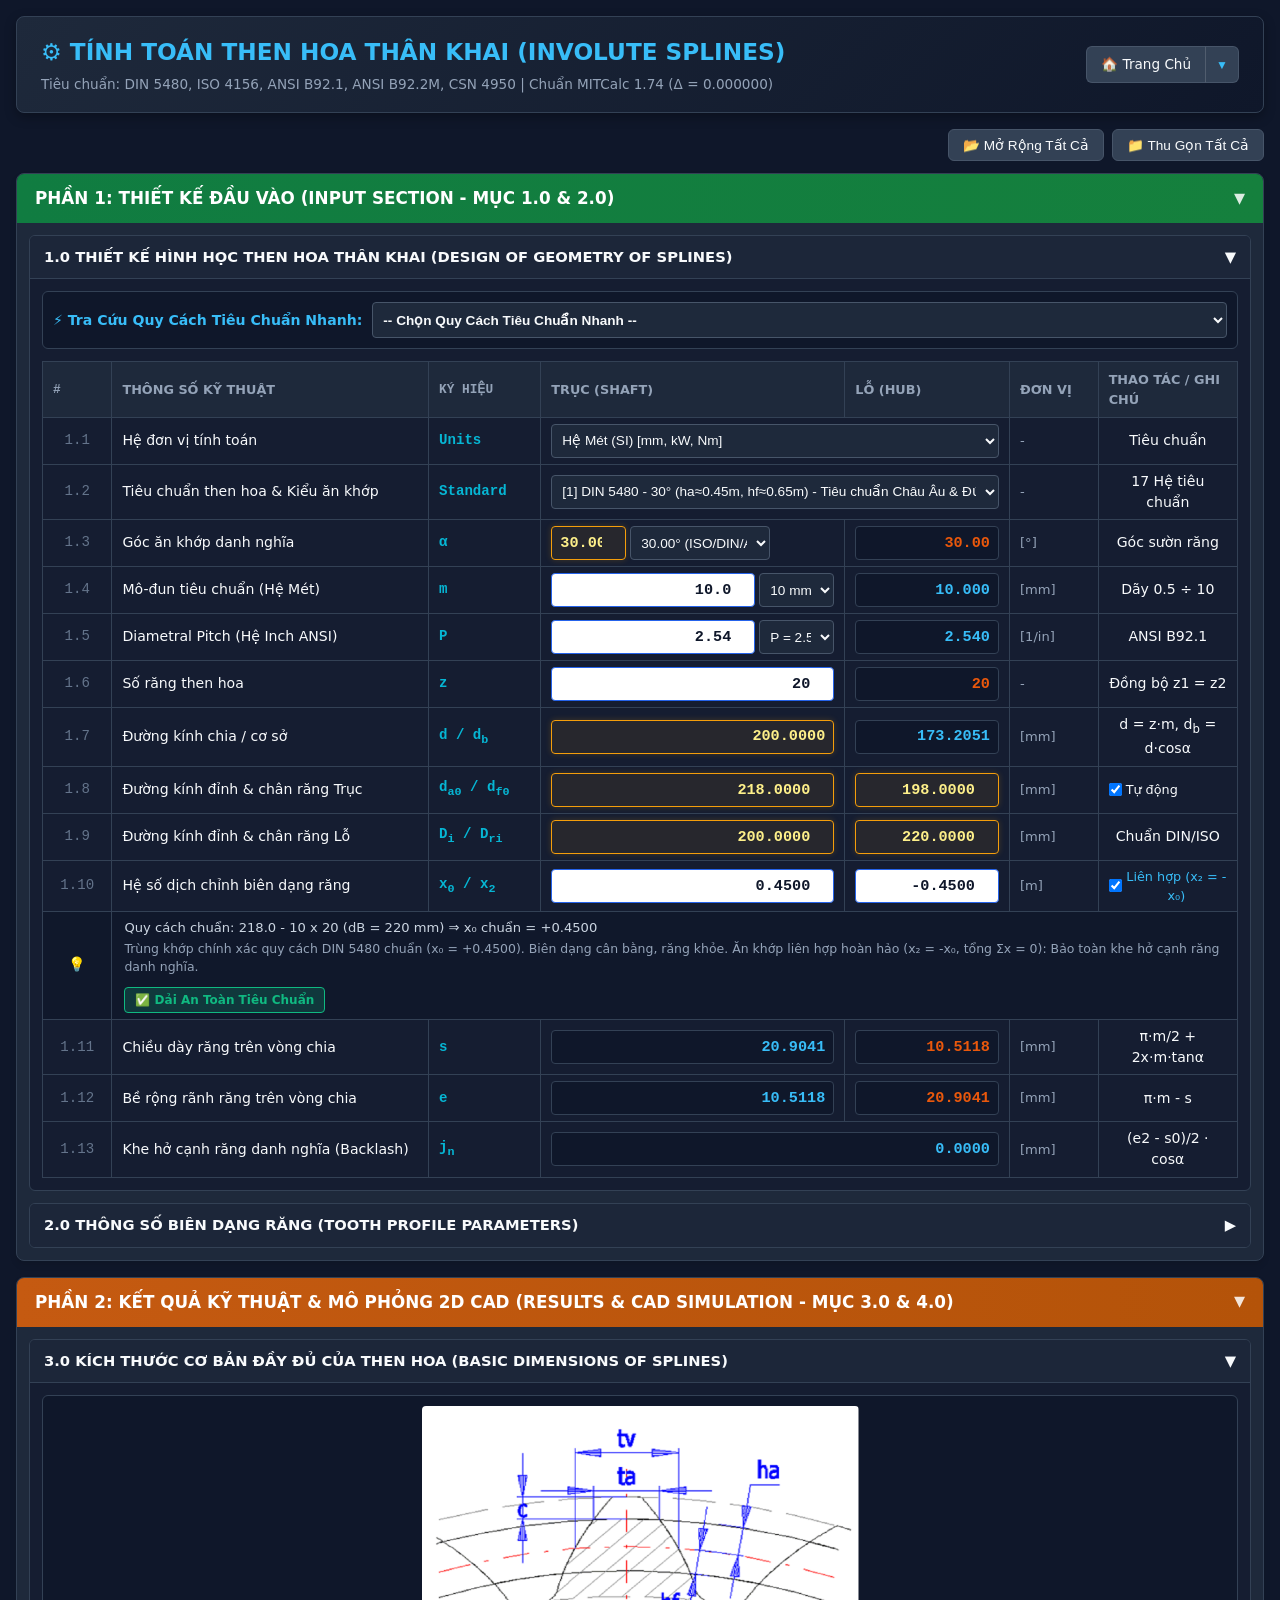
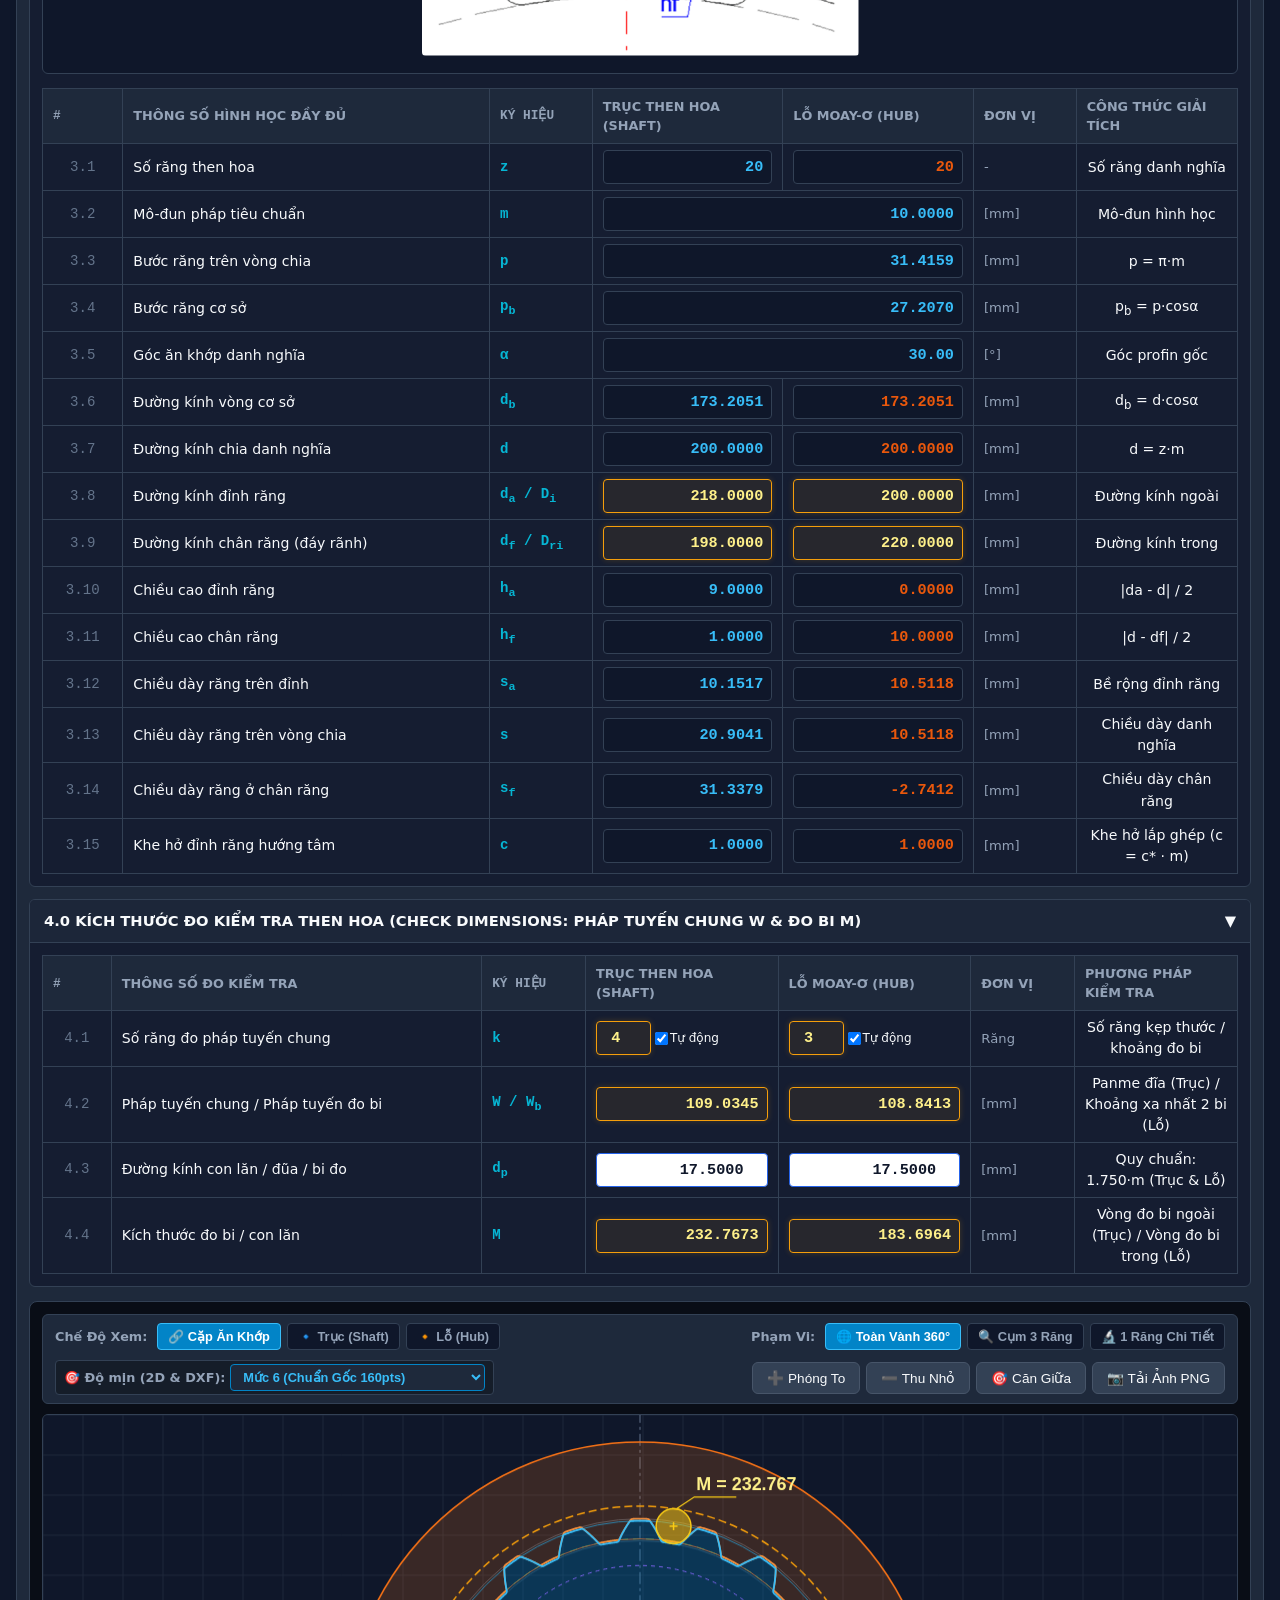
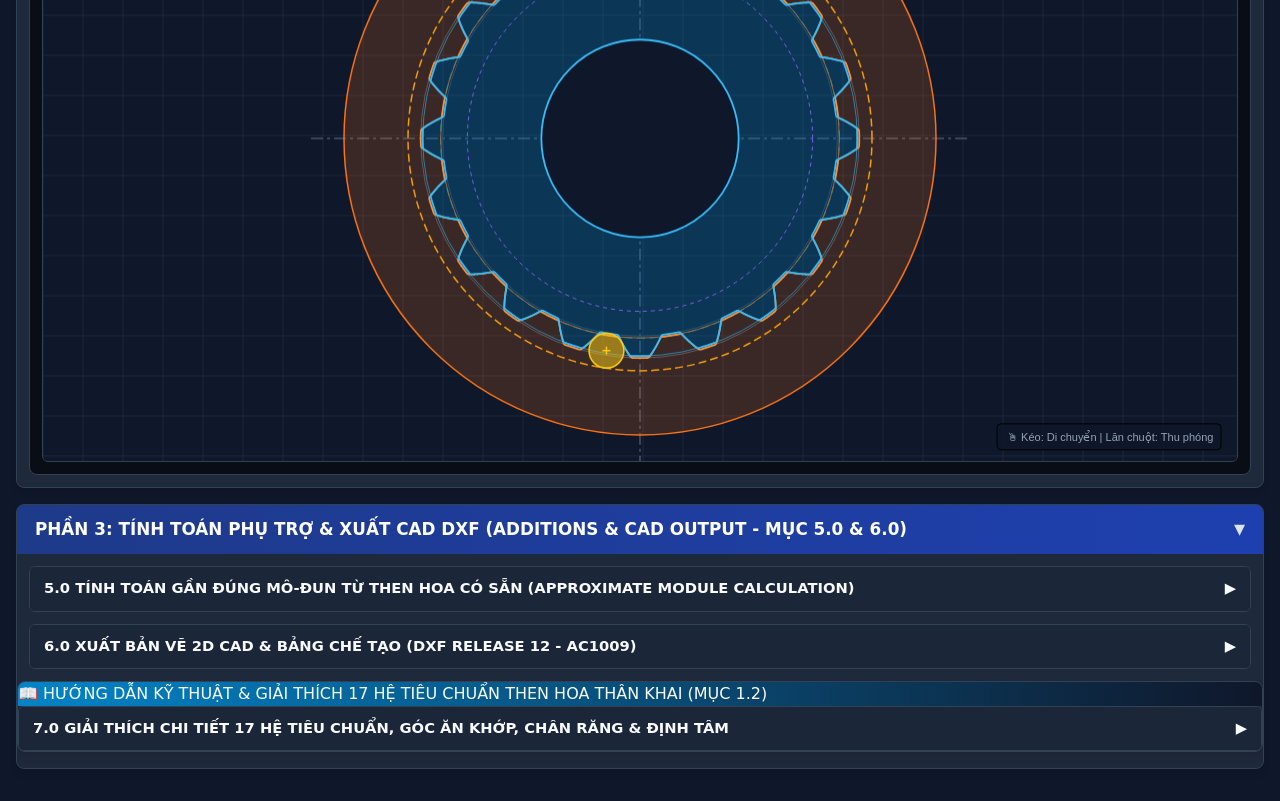
<file: modules/involute-splines/index.html>
<!DOCTYPE html>
<html lang="vi">
<head>
    <meta charset="UTF-8">
    <meta name="viewport" content="width=device-width, initial-scale=1.0">
    <title>Hệ Thống Tính Toán Then Hoa Thân Khai - MITCalc 1.74 Web App</title>
    <link rel="stylesheet" href="css/splines.css">
<style>

/* Navigation Module Dropdown Unified */
.nav-module-dropdown {
    position: relative;
    display: inline-flex;
    align-items: stretch;
    vertical-align: middle;
}
.nav-module-dropdown .btn-home {
    border-top-right-radius: 0 !important;
    border-bottom-right-radius: 0 !important;
    text-decoration: none;
    display: inline-flex;
    align-items: center;
    border-right: none !important;
}
.nav-module-dropdown .btn-dropdown-toggle {
    border-top-left-radius: 0 !important;
    border-bottom-left-radius: 0 !important;
    padding: 6px 10px !important;
    font-size: 0.75rem !important;
    color: #38bdf8 !important;
    background: #334155;
    border: 1px solid #475569;
    border-left: 1px solid rgba(255, 255, 255, 0.15) !important;
    cursor: pointer !important;
    display: inline-flex;
    align-items: center;
    justify-content: center;
    line-height: 1;
}
.nav-module-dropdown .btn-dropdown-toggle:hover {
    background: #475569 !important;
    color: #ffffff !important;
}
.module-dropdown-menu {
    display: none;
    position: absolute;
    top: calc(100% + 6px);
    left: 0;
    width: 330px;
    background: #0f172a;
    border: 1px solid #334155;
    border-radius: 8px;
    box-shadow: 0 10px 25px -5px rgba(0, 0, 0, 0.6), 0 8px 10px -6px rgba(0, 0, 0, 0.6);
    z-index: 10000;
    overflow: hidden;
    text-align: left;
}
.module-dropdown-menu.show {
    display: block;
}
.module-dropdown-menu .dropdown-header {
    padding: 10px 14px;
    font-size: 0.72rem;
    font-weight: 700;
    letter-spacing: 0.05em;
    color: #94a3b8;
    background: #1e293b;
    border-bottom: 1px solid #334155;
}
.module-dropdown-menu .dropdown-item {
    display: flex;
    align-items: center;
    gap: 12px;
    padding: 10px 14px;
    color: #e2e8f0;
    text-decoration: none;
    border-bottom: 1px solid #1e293b;
    transition: all 0.12s ease;
}
.module-dropdown-menu .dropdown-item:last-child {
    border-bottom: none;
}
.module-dropdown-menu .dropdown-item:hover {
    background: #1e293b;
    color: #38bdf8;
    padding-left: 18px;
}
.module-dropdown-menu .dropdown-item.active {
    background: rgba(14, 165, 233, 0.15);
    border-left: 3px solid #38bdf8;
}
.module-dropdown-menu .dropdown-item.active .item-title {
    color: #38bdf8;
    font-weight: 700;
}
.module-dropdown-menu .dropdown-item .item-icon {
    font-size: 1.15rem;
    flex-shrink: 0;
}
.module-dropdown-menu .dropdown-item .item-info {
    display: flex;
    flex-direction: column;
    gap: 2px;
}
.module-dropdown-menu .dropdown-item .item-title {
    font-size: 0.82rem;
    font-weight: 600;
    line-height: 1.2;
}
.module-dropdown-menu .dropdown-item .item-desc {
    font-size: 0.68rem;
    color: #94a3b8;
    line-height: 1.2;
}

</style>
</head>
<body>
    <div class="splines-container">
        <!-- App Header -->
        <header class="app-header">
            <div class="app-title-group">
                <h1>⚙️ TÍNH TOÁN THEN HOA THÂN KHAI (INVOLUTE SPLINES)</h1>
                <p>Tiêu chuẩn: DIN 5480, ISO 4156, ANSI B92.1, ANSI B92.2M, CSN 4950 | Chuẩn MITCalc 1.74 (Δ = 0.000000)</p>
            </div>
            <div class="header-actions">
                <div class="nav-module-dropdown" id="navModuleDropdown">
    <a href="../../index.html" class="btn btn-secondary btn-home">🏠 Trang Chủ</a>
    <button type="button" class="btn btn-secondary btn-dropdown-toggle" id="btnModuleMenuToggle" title="Chuyển nhanh module tính toán">▼</button>
    <div class="module-dropdown-menu" id="moduleDropdownMenu">
        <div class="dropdown-header">DANH MỤC MÔ-ĐUN TÍNH TOÁN</div>
        <a href="../spur-gear/index.html" class="dropdown-item">
            <span class="item-icon">⚙️</span>
            <div class="item-info">
                <span class="item-title">Bánh Răng Trụ</span>
                <span class="item-desc">Spur & Helical Gears (ISO 6336)</span>
            </div>
        </a>
        <a href="../bevel-gear/index.html" class="dropdown-item">
            <span class="item-icon">📐</span>
            <div class="item-info">
                <span class="item-title">Bánh Răng Côn</span>
                <span class="item-desc">Bevel Gears (ISO 23509)</span>
            </div>
        </a>
        <a href="../bevel-gear-advanced/index.html" class="dropdown-item">
            <span class="item-icon">🚀</span>
            <div class="item-info">
                <span class="item-title">Bánh Răng Côn (Chuyên Sâu)</span>
                <span class="item-desc">Bevel Gears Advanced (ISO 23509 / Gleason TCA)</span>
            </div>
        </a>
        <a href="../worm-gear/index.html" class="dropdown-item">
            <span class="item-icon">🌀</span>
            <div class="item-info">
                <span class="item-title">Trục Vít - Bánh Vít</span>
                <span class="item-desc">Worm Gears (ISO/CD 14521 / DIN 3996)</span>
            </div>
        </a>
        <a href="../worm-gear-advanced/index.html" class="dropdown-item">
            <span class="item-icon">🚀</span>
            <div class="item-info">
                <span class="item-title">Trục Vít (Chuyên Sâu)</span>
                <span class="item-desc">Worm Gears Advanced (DIN 3996 / Flank TCA)</span>
            </div>
        </a>
        <a href="../tolerances/index.html" class="dropdown-item">
            <span class="item-icon">🎯</span>
            <div class="item-info">
                <span class="item-title">Dung Sai & Lắp Ghép</span>
                <span class="item-desc">Fits & Tolerances (ISO 286 / ANSI)</span>
            </div>
        </a>
        <a href="../shaft-keys/index.html#secParallelKey" class="dropdown-item">
            <span class="item-icon">🔑</span>
            <div class="item-info">
                <span class="item-title">Then Bằng & Bán Nguyệt</span>
                <span class="item-desc">Parallel & Woodruff Keys (DIN 6885)</span>
            </div>
        </a>
        <a href="../shaft-keys/index.html#secStraightSpline" class="dropdown-item">
            <span class="item-icon">🛡️</span>
            <div class="item-info">
                <span class="item-title">Then Hoa Răng Chữ Nhật</span>
                <span class="item-desc">Straight-Sided Splines (ISO 14 / DIN 5464)</span>
            </div>
        </a>
        <a href="index.html" class="dropdown-item active">
            <span class="item-icon">⚙️</span>
            <div class="item-info">
                <span class="item-title">Then Hoa Thân Khai (Đang chọn)</span>
                <span class="item-desc">Involute Splines (DIN 5480 / ISO 4156)</span>
            </div>
        </a>
        <a href="../roller-chain/index.html" class="dropdown-item">
            <span class="item-icon">⛓️</span>
            <div class="item-info">
                <span class="item-title">Bộ Truyền Xích Con Lăn</span>
                <span class="item-desc">Roller Chains (ISO 606 / ASME B29.1M)</span>
            </div>
        </a>
    </div>
</div>
            </div>
        </header>

        <!-- Accordion Global Toolbar -->
        <div class="accordion-toolbar">
            <button type="button" class="btn-secondary" id="btnExpandAll">📂 Mở Rộng Tất Cả</button>
            <button type="button" class="btn-secondary" id="btnCollapseAll">📁 Thu Gọn Tất Cả</button>
        </div>

        <!-- =========================================================================
             MASTER BLOCK 1: INPUT SECTION (PHẦN ĐẦU VÀO)
             ========================================================================= -->
        <section class="master-block">
            <div class="block-header block-header-input">
                <span>PHẦN 1: THIẾT KẾ ĐẦU VÀO (INPUT SECTION - MỤC 1.0 & 2.0)</span>
                <span class="block-header-toggle">▼</span>
            </div>
            <div class="block-content">
                <!-- Mục 1.0: Thiết kế hình học then hoa thân khai -->
                <div class="calc-section open" id="sec10">
                    <div class="section-header">
                        <span>1.0 THIẾT KẾ HÌNH HỌC THEN HOA THÂN KHAI (DESIGN OF GEOMETRY OF SPLINES)</span>
                        <span class="toggle-icon">▼</span>
                    </div>
                    <div class="section-body">
                        <!-- Chọn quy cách tiêu chuẩn nhanh -->
                        <div style="margin-bottom: 12px; display: flex; gap: 10px; align-items: center; background: #0f172a; padding: 10px; border-radius: 6px; border: 1px solid var(--border-color);">
                            <label style="font-weight: 600; font-size: 0.88rem; color: #38bdf8; min-width: 220px;">⚡ Tra Cứu Quy Cách Tiêu Chuẩn Nhanh:</label>
                            <select id="standardPresetSelect" class="combo-select" style="flex: 1; height: 36px; font-weight: 600;">
                                <option value="">-- Đang nạp danh mục tiêu chuẩn --</option>
                            </select>
                        </div>

                        <table class="calc-table">
                            <thead>
                                <tr>
                                    <th class="col-idx">#</th>
                                    <th class="col-param">Thông Số Kỹ Thuật</th>
                                    <th class="col-sym">Ký Hiệu</th>
                                    <th class="col-val1">Trục (Shaft)</th>
                                    <th class="col-val2">Lỗ (Hub)</th>
                                    <th class="col-unit">Đơn Vị</th>
                                    <th class="col-action">Thao Tác / Ghi Chú</th>
                                </tr>
                            </thead>
                            <tbody>
                                <tr>
                                    <td class="col-idx">1.1</td>
                                    <td class="col-param">Hệ đơn vị tính toán</td>
                                    <td class="col-sym">Units</td>
                                    <td class="col-val1" colspan="2">
                                        <select id="unitsSelect" class="combo-select" style="width: 100%;">
                                            <option value="1">Hệ Mét (SI) [mm, kW, Nm]</option>
                                            <option value="2">Hệ Inch (Imperial) [in, HP, lb-in]</option>
                                        </select>
                                    </td>
                                    <td class="col-unit">-</td>
                                    <td class="col-action">Tiêu chuẩn</td>
                                </tr>
                                <tr>
                                    <td class="col-idx">1.2</td>
                                    <td class="col-param">Tiêu chuẩn then hoa & Kiểu ăn khớp</td>
                                    <td class="col-sym">Standard</td>
                                    <td class="col-val1" colspan="2">
                                        <select id="stdTypeSelect" class="combo-select" style="width: 100%;">
                                            <!-- Dynamically populated from splines-data.js -->
                                        </select>
                                    </td>
                                    <td class="col-unit">-</td>
                                    <td class="col-action">17 Hệ tiêu chuẩn</td>
                                </tr>
                                <tr>
                                    <td class="col-idx">1.3</td>
                                    <td class="col-param">Góc ăn khớp danh nghĩa</td>
                                    <td class="col-sym">&alpha;</td>
                                    <td class="col-val1">
                                        <div class="combo-group">
                                            <input type="number" id="alfaInput" class="user-input highlight-key-param" value="30.00" step="0.5" style="width: 75px;" title="Góc ăn khớp danh nghĩa tùy chỉnh (&alpha;)">
                                            <select id="alfaSelect" class="combo-select" style="width: 140px;" title="Chọn góc tiêu chuẩn hoặc tùy chỉnh">
                                                <option value="30">30.00&deg; (ISO/DIN/ANSI)</option>
                                                <option value="37.5">37.50&deg; (Tải nặng/Uốn cao)</option>
                                                <option value="45">45.00&deg; (Răng thấp/Trục rỗng)</option>
                                                <option value="20">20.00&deg; (JIS D 2001/Dao bánh răng)</option>
                                                <option value="25">25.00&deg; (NF E 22-141/Ô tô Pháp)</option>
                                                <option value="custom">Tùy chỉnh...</option>
                                            </select>
                                        </div>
                                    </td>
                                    <td class="col-val2"><div class="output-eng output-hub" id="outAlfaHub">30.00</div></td>
                                    <td class="col-unit">[&deg;]</td>
                                    <td class="col-action">Góc sườn răng</td>
                                </tr>
                                <tr>
                                    <td class="col-idx">1.4</td>
                                    <td class="col-param">Mô-đun tiêu chuẩn (Hệ Mét)</td>
                                    <td class="col-sym">m</td>
                                    <td class="col-val1">
                                        <div class="combo-group">
                                            <input type="number" id="moduleInput" class="user-input" value="10.0" step="0.25">
                                            <select id="moduleSelect" class="combo-select" style="width: 75px;" title="Dãy mô-đun tiêu chuẩn"></select>
                                        </div>
                                    </td>
                                    <td class="col-val2"><div class="output-eng" id="outModuleHub">10.000</div></td>
                                    <td class="col-unit">[mm]</td>
                                    <td class="col-action">Dãy 0.5 &divide; 10</td>
                                </tr>
                                <tr>
                                    <td class="col-idx">1.5</td>
                                    <td class="col-param">Diametral Pitch (Hệ Inch ANSI)</td>
                                    <td class="col-sym">P</td>
                                    <td class="col-val1">
                                        <div class="combo-group">
                                            <input type="number" id="dpInput" class="user-input" value="2.54" step="0.1">
                                            <select id="dpSelect" class="combo-select" style="width: 75px;" title="Dãy bước răng inch tiêu chuẩn"></select>
                                        </div>
                                    </td>
                                    <td class="col-val2"><div class="output-eng" id="outDPHub">2.540</div></td>
                                    <td class="col-unit">[1/in]</td>
                                    <td class="col-action">ANSI B92.1</td>
                                </tr>
                                <tr>
                                    <td class="col-idx">1.6</td>
                                    <td class="col-param">Số răng then hoa</td>
                                    <td class="col-sym">z</td>
                                    <td class="col-val1"><input type="number" id="zInput" class="user-input" value="20" min="6" max="100"></td>
                                    <td class="col-val2"><div class="output-eng output-hub" id="outZHub">20</div></td>
                                    <td class="col-unit">-</td>
                                    <td class="col-action">Đồng bộ z1 = z2</td>
                                </tr>
                                <tr>
                                    <td class="col-idx">1.7</td>
                                    <td class="col-param">Đường kính chia / cơ sở</td>
                                    <td class="col-sym">d / d<sub>b</sub></td>
                                    <td class="col-val1"><div class="output-eng highlight-key-param" id="outD0">200.0000</div></td>
                                    <td class="col-val2"><div class="output-eng" id="outDb0">173.2051</div></td>
                                    <td class="col-unit">[mm]</td>
                                    <td class="col-action">d = z&middot;m, d<sub>b</sub> = d&middot;cos&alpha;</td>
                                </tr>
                                <tr>
                                    <td class="col-idx">1.8</td>
                                    <td class="col-param">Đường kính đỉnh &amp; chân răng Trục</td>
                                    <td class="col-sym">d<sub>a0</sub> / d<sub>f0</sub></td>
                                    <td class="col-val1"><input type="number" id="da0Input" class="user-input highlight-key-param" value="210.0000" step="0.1"></td>
                                    <td class="col-val2"><input type="number" id="df0Input" class="user-input highlight-key-param" value="185.0000" step="0.1"></td>
                                    <td class="col-unit">[mm]</td>
                                    <td class="col-action">
                                        <label style="font-size: 0.8rem; display: flex; align-items: center; gap: 4px; cursor: pointer;">
                                            <input type="checkbox" id="autoFillCheck" checked> Tự động
                                        </label>
                                    </td>
                                </tr>
                                <tr>
                                    <td class="col-idx">1.9</td>
                                    <td class="col-param">Đường kính đỉnh &amp; chân răng Lỗ</td>
                                    <td class="col-sym">D<sub>i</sub> / D<sub>ri</sub></td>
                                    <td class="col-val1"><input type="number" id="di2Input" class="user-input highlight-key-param" value="191.1454" step="0.1"></td>
                                    <td class="col-val2"><input type="number" id="dri2Input" class="user-input highlight-key-param" value="215.0000" step="0.1"></td>
                                    <td class="col-unit">[mm]</td>
                                    <td class="col-action">Chuẩn DIN/ISO</td>
                                </tr>
                                <tr>
                                    <td class="col-idx">1.10</td>
                                    <td class="col-param">Hệ số dịch chỉnh biên dạng răng</td>
                                    <td class="col-sym">x<sub>0</sub> / x<sub>2</sub></td>
                                    <td class="col-val1"><input type="number" id="x0Input" class="user-input" value="0.0000" step="0.01"></td>
                                    <td class="col-val2"><input type="number" id="x2Input" class="user-input" value="0.0000" step="0.01" disabled></td>
                                    <td class="col-unit">[m]</td>
                                    <td class="col-action">
                                        <label style="font-size: 0.8rem; display: flex; align-items: center; gap: 4px; cursor: pointer; color: #38bdf8;" title="Tự động liên hợp hệ số dịch chỉnh Trục và Lỗ (x2 = -x0) theo chuẩn ăn khớp MITCalc">
                                            <input type="checkbox" id="syncX0X2Check" checked> Liên hợp (x₂ = -x₀)
                                        </label>
                                    </td>
                                </tr>
                                <tr id="rowXAdvice" class="row-advice" style="background: rgba(15, 23, 42, 0.75);">
                                    <td class="col-idx" style="color: #38bdf8; text-align: center;">💡</td>
                                    <td colspan="6" style="padding: 6px 12px; font-size: 0.82rem;">
                                        <div id="xAdviceContent" style="display: flex; align-items: center; justify-content: space-between; gap: 10px; flex-wrap: wrap;">
                                            <div style="display: flex; flex-direction: column; gap: 2px;">
                                                <span id="xAdviceText" style="color: #cbd5e1; font-weight: 500;">
                                                    Khuyến nghị: Dải an toàn x₀ &isin; [-0.40, +0.45].
                                                </span>
                                                <span id="xAdviceDetail" style="color: #94a3b8; font-size: 0.78rem;">
                                                    Ăn khớp liên hợp hoàn hảo (x₂ = -x₀, tổng &Sigma;x = 0): Bảo toàn khe hở cạnh răng danh nghĩa.
                                                </span>
                                            </div>
                                            <span id="xAdviceBadge" class="badge-status" style="padding: 3px 10px; border-radius: 4px; font-size: 0.75rem; font-weight: 700; background: rgba(16, 185, 129, 0.2); color: #10b981; border: 1px solid #10b981; white-space: nowrap;">
                                                ✅ Tối Ưu
                                            </span>
                                        </div>
                                    </td>
                                </tr>
                                <tr>
                                    <td class="col-idx">1.11</td>
                                    <td class="col-param">Chiều dày răng trên vòng chia</td>
                                    <td class="col-sym">s</td>
                                    <td class="col-val1"><div class="output-eng" id="outS0_pitch">15.7080</div></td>
                                    <td class="col-val2"><div class="output-eng output-hub" id="outS2_pitch">15.7080</div></td>
                                    <td class="col-unit">[mm]</td>
                                    <td class="col-action">&pi;&middot;m/2 + 2x&middot;m&middot;tan&alpha;</td>
                                </tr>
                                <tr>
                                    <td class="col-idx">1.12</td>
                                    <td class="col-param">Bề rộng rãnh răng trên vòng chia</td>
                                    <td class="col-sym">e</td>
                                    <td class="col-val1"><div class="output-eng" id="outE0_groove">15.7080</div></td>
                                    <td class="col-val2"><div class="output-eng output-hub" id="outE2_groove">15.7080</div></td>
                                    <td class="col-unit">[mm]</td>
                                    <td class="col-action">&pi;&middot;m - s</td>
                                </tr>
                                <tr>
                                    <td class="col-idx">1.13</td>
                                    <td class="col-param">Khe hở cạnh răng danh nghĩa (Backlash)</td>
                                    <td class="col-sym">j<sub>n</sub></td>
                                    <td class="col-val1" colspan="2"><div class="output-eng" id="outBacklash">0.0000</div></td>
                                    <td class="col-unit">[mm]</td>
                                    <td class="col-action">(e2 - s0)/2 &middot; cos&alpha;</td>
                                </tr>
                            </tbody>
                        </table>
                    </div>
                </div>

                <!-- Mục 2.0: Thông số biên dạng răng (Đặt dưới Mục 1.0, mặc định ẩn) -->
                <div class="calc-section" id="sec20">
                    <div class="section-header">
                        <span>2.0 THÔNG SỐ BIÊN DẠNG RĂNG (TOOTH PROFILE PARAMETERS)</span>
                        <span class="toggle-icon">▶</span>
                    </div>
                    <div class="section-body">
                        <table class="calc-table">
                            <thead>
                                <tr>
                                    <th class="col-idx">#</th>
                                    <th class="col-param">Thông Số Biên Dạng Răng</th>
                                    <th class="col-sym">Ký Hiệu</th>
                                    <th class="col-val1">Trục (Shaft)</th>
                                    <th class="col-val2">Lỗ (Hub)</th>
                                    <th class="col-unit">Đơn Vị</th>
                                    <th class="col-action">
                                        <label style="font-size: 0.8rem; display: flex; align-items: center; gap: 4px; cursor: pointer;" title="Tích để khóa theo tiêu chuẩn Mục 1.2, bỏ tích để tùy chỉnh tự do">
                                            <input type="checkbox" id="profileStdCheck" checked> Tiêu chuẩn
                                        </label>
                                    </th>
                                </tr>
                            </thead>
                            <tbody>
                                <tr>
                                    <td class="col-idx">2.1</td>
                                    <td class="col-param">Chiều cao đầu răng tương đối</td>
                                    <td class="col-sym">h<sub>a0</sub><sup>*</sup> / h<sub>a2</sub><sup>*</sup></td>
                                    <td class="col-val1"><input type="number" id="ha0Input" class="user-input" value="0.5000" step="0.05"></td>
                                    <td class="col-val2"><input type="number" id="ha2Input" class="user-input output-hub" value="0.5000" step="0.05"></td>
                                    <td class="col-unit">[m]</td>
                                    <td class="col-action" id="outHaMm">ha = ha* &middot; m</td>
                                </tr>
                                <tr>
                                    <td class="col-idx">2.2</td>
                                    <td class="col-param">Chiều cao chân răng tương đối</td>
                                    <td class="col-sym">h<sub>f0</sub><sup>*</sup> / h<sub>f2</sub><sup>*</sup></td>
                                    <td class="col-val1"><input type="number" id="hf0Input" class="user-input" value="0.7500" step="0.05"></td>
                                    <td class="col-val2"><input type="number" id="hf2Input" class="user-input output-hub" value="0.7500" step="0.05"></td>
                                    <td class="col-unit">[m]</td>
                                    <td class="col-action" id="outHfMm">hf = hf* &middot; m</td>
                                </tr>
                                <tr>
                                    <td class="col-idx">2.3</td>
                                    <td class="col-param">Hệ số khe hở đỉnh tương đối</td>
                                    <td class="col-sym">c<sub>0</sub><sup>*</sup> / c<sub>2</sub><sup>*</sup></td>
                                    <td class="col-val1"><input type="number" id="c0Input" class="user-input" value="0.2500" step="0.05"></td>
                                    <td class="col-val2"><input type="number" id="c2Input" class="user-input output-hub" value="0.2500" step="0.05"></td>
                                    <td class="col-unit">[m]</td>
                                    <td class="col-action">c<sup>*</sup> = h<sub>f</sub><sup>*</sup> - h<sub>a</sub><sup>*</sup> = c/m</td>
                                </tr>
                                <tr>
                                    <td class="col-idx">2.4</td>
                                    <td class="col-param">Bán kính lượn đỉnh răng tương đối</td>
                                    <td class="col-sym">r<sub>a0</sub><sup>*</sup> / r<sub>a2</sub><sup>*</sup></td>
                                    <td class="col-val1"><input type="number" id="ra0Input" class="user-input" value="0.0000" step="0.05"></td>
                                    <td class="col-val2"><input type="number" id="ra2Input" class="user-input output-hub" value="0.2000" step="0.05"></td>
                                    <td class="col-unit">[m]</td>
                                    <td class="col-action" id="outRaMm">ra = ra* &middot; m</td>
                                </tr>
                                <tr>
                                    <td class="col-idx">2.5</td>
                                    <td class="col-param">Bán kính lượn chân răng tương đối</td>
                                    <td class="col-sym">r<sub>f0</sub><sup>*</sup> / r<sub>f2</sub><sup>*</sup></td>
                                    <td class="col-val1"><input type="number" id="rf0Input" class="user-input" value="0.0000" step="0.05"></td>
                                    <td class="col-val2"><input type="number" id="rf2Input" class="user-input output-hub" value="0.0000" step="0.05"></td>
                                    <td class="col-unit">[m]</td>
                                    <td class="col-action" id="outRfMm">rf = rf* &middot; m</td>
                                </tr>
                            </tbody>
                        </table>
                    </div>
                </div>
            </div>
        </section>

        <!-- =========================================================================
             MASTER BLOCK 2: RESULTS SECTION & 2D CAD CANVAS (PHẦN KẾT QUẢ & MÔ PHỎNG)
             ========================================================================= -->
        <section class="master-block">
            <div class="block-header block-header-results">
                <span>PHẦN 2: KẾT QUẢ KỸ THUẬT &amp; MÔ PHỎNG 2D CAD (RESULTS &amp; CAD SIMULATION - MỤC 3.0 &amp; 4.0)</span>
                <span class="block-header-toggle">▼</span>
            </div>
            <div class="block-content">
                <!-- Mục 3.0: Kích thước cơ bản đầy đủ -->
                <div class="calc-section open" id="sec30">
                    <div class="section-header">
                        <span>3.0 KÍCH THƯỚC CƠ BẢN ĐẦY ĐỦ CỦA THEN HOA (BASIC DIMENSIONS OF SPLINES)</span>
                        <span class="toggle-icon">▼</span>
                    </div>
                    <div class="section-body">
                        <div class="section-image-box">
                            <img src="img/splines_dimensions.png" alt="Bản vẽ kích thước tiêu chuẩn then hoa thân khai ISO / DIN" style="max-height: 250px;">
                        </div>
                        <table class="calc-table">
                            <thead>
                                <tr>
                                    <th class="col-idx">#</th>
                                    <th class="col-param">Thông Số Hình Học Đầy Đủ</th>
                                    <th class="col-sym">Ký Hiệu</th>
                                    <th class="col-val1">Trục Then Hoa (Shaft)</th>
                                    <th class="col-val2">Lỗ Moay-ơ (Hub)</th>
                                    <th class="col-unit">Đơn Vị</th>
                                    <th class="col-action">Công Thức Giải Tích</th>
                                </tr>
                            </thead>
                            <tbody>
                                <tr>
                                    <td class="col-idx">3.1</td>
                                    <td class="col-param">Số răng then hoa</td>
                                    <td class="col-sym">z</td>
                                    <td class="col-val1"><div class="output-eng" id="outSec3_z0">20</div></td>
                                    <td class="col-val2"><div class="output-eng output-hub" id="outSec3_z2">20</div></td>
                                    <td class="col-unit">-</td>
                                    <td class="col-action">Số răng danh nghĩa</td>
                                </tr>
                                <tr>
                                    <td class="col-idx">3.2</td>
                                    <td class="col-param">Mô-đun pháp tiêu chuẩn</td>
                                    <td class="col-sym">m</td>
                                    <td class="col-val1" colspan="2"><div class="output-eng" id="outSec3_m">10.0000</div></td>
                                    <td class="col-unit">[mm]</td>
                                    <td class="col-action">Mô-đun hình học</td>
                                </tr>
                                <tr>
                                    <td class="col-idx">3.3</td>
                                    <td class="col-param">Bước răng trên vòng chia</td>
                                    <td class="col-sym">p</td>
                                    <td class="col-val1" colspan="2"><div class="output-eng" id="outSec3_p">31.4159</div></td>
                                    <td class="col-unit">[mm]</td>
                                    <td class="col-action">p = &pi;&middot;m</td>
                                </tr>
                                <tr>
                                    <td class="col-idx">3.4</td>
                                    <td class="col-param">Bước răng cơ sở</td>
                                    <td class="col-sym">p<sub>b</sub></td>
                                    <td class="col-val1" colspan="2"><div class="output-eng" id="outSec3_pb">27.2070</div></td>
                                    <td class="col-unit">[mm]</td>
                                    <td class="col-action">p<sub>b</sub> = p&middot;cos&alpha;</td>
                                </tr>
                                <tr>
                                    <td class="col-idx">3.5</td>
                                    <td class="col-param">Góc ăn khớp danh nghĩa</td>
                                    <td class="col-sym">&alpha;</td>
                                    <td class="col-val1" colspan="2"><div class="output-eng" id="outSec3_alfa">30.00</div></td>
                                    <td class="col-unit">[&deg;]</td>
                                    <td class="col-action">Góc profin gốc</td>
                                </tr>
                                <tr>
                                    <td class="col-idx">3.6</td>
                                    <td class="col-param">Đường kính vòng cơ sở</td>
                                    <td class="col-sym">d<sub>b</sub></td>
                                    <td class="col-val1"><div class="output-eng" id="outSec3_db0">173.2051</div></td>
                                    <td class="col-val2"><div class="output-eng output-hub" id="outSec3_db2">173.2051</div></td>
                                    <td class="col-unit">[mm]</td>
                                    <td class="col-action">d<sub>b</sub> = d&middot;cos&alpha;</td>
                                </tr>
                                <tr>
                                    <td class="col-idx">3.7</td>
                                    <td class="col-param">Đường kính chia danh nghĩa</td>
                                    <td class="col-sym">d</td>
                                    <td class="col-val1"><div class="output-eng" id="outSec3_d0">200.0000</div></td>
                                    <td class="col-val2"><div class="output-eng output-hub" id="outSec3_d2">200.0000</div></td>
                                    <td class="col-unit">[mm]</td>
                                    <td class="col-action">d = z&middot;m</td>
                                </tr>
                                <tr>
                                    <td class="col-idx">3.8</td>
                                    <td class="col-param">Đường kính đỉnh răng</td>
                                    <td class="col-sym">d<sub>a</sub> / D<sub>i</sub></td>
                                    <td class="col-val1"><div class="output-eng highlight-key-param" id="outSec3_da0">210.0000</div></td>
                                    <td class="col-val2"><div class="output-eng output-hub highlight-key-param" id="outSec3_da2">191.1454</div></td>
                                    <td class="col-unit">[mm]</td>
                                    <td class="col-action">Đường kính ngoài</td>
                                </tr>
                                <tr>
                                    <td class="col-idx">3.9</td>
                                    <td class="col-param">Đường kính chân răng (đáy rãnh)</td>
                                    <td class="col-sym">d<sub>f</sub> / D<sub>ri</sub></td>
                                    <td class="col-val1"><div class="output-eng highlight-key-param" id="outSec3_df0">185.0000</div></td>
                                    <td class="col-val2"><div class="output-eng output-hub highlight-key-param" id="outSec3_df2">215.0000</div></td>
                                    <td class="col-unit">[mm]</td>
                                    <td class="col-action">Đường kính trong</td>
                                </tr>
                                <tr>
                                    <td class="col-idx">3.10</td>
                                    <td class="col-param">Chiều cao đỉnh răng</td>
                                    <td class="col-sym">h<sub>a</sub></td>
                                    <td class="col-val1"><div class="output-eng" id="outSec3_ha0">5.0000</div></td>
                                    <td class="col-val2"><div class="output-eng output-hub" id="outSec3_ha2">4.4273</div></td>
                                    <td class="col-unit">[mm]</td>
                                    <td class="col-action">|da - d| / 2</td>
                                </tr>
                                <tr>
                                    <td class="col-idx">3.11</td>
                                    <td class="col-param">Chiều cao chân răng</td>
                                    <td class="col-sym">h<sub>f</sub></td>
                                    <td class="col-val1"><div class="output-eng" id="outSec3_hf0">7.5000</div></td>
                                    <td class="col-val2"><div class="output-eng output-hub" id="outSec3_hf2">7.5000</div></td>
                                    <td class="col-unit">[mm]</td>
                                    <td class="col-action">|d - df| / 2</td>
                                </tr>
                                <tr>
                                    <td class="col-idx">3.12</td>
                                    <td class="col-param">Chiều dày răng trên đỉnh</td>
                                    <td class="col-sym">s<sub>a</sub></td>
                                    <td class="col-val1"><div class="output-eng" id="outSec3_sa0">10.0167</div></td>
                                    <td class="col-val2"><div class="output-eng output-hub" id="outSec3_sa2">10.4840</div></td>
                                    <td class="col-unit">[mm]</td>
                                    <td class="col-action">Bề rộng đỉnh răng</td>
                                </tr>
                                <tr>
                                    <td class="col-idx">3.13</td>
                                    <td class="col-param">Chiều dày răng trên vòng chia</td>
                                    <td class="col-sym">s</td>
                                    <td class="col-val1"><div class="output-eng" id="outSec3_s0">15.7080</div></td>
                                    <td class="col-val2"><div class="output-eng output-hub" id="outSec3_s2">15.7080</div></td>
                                    <td class="col-unit">[mm]</td>
                                    <td class="col-action">Chiều dày danh nghĩa</td>
                                </tr>
                                <tr>
                                    <td class="col-idx">3.14</td>
                                    <td class="col-param">Chiều dày răng ở chân răng</td>
                                    <td class="col-sym">s<sub>f</sub></td>
                                    <td class="col-val1"><div class="output-eng" id="outSec3_sb0">24.4739</div></td>
                                    <td class="col-val2"><div class="output-eng output-hub" id="outSec3_sb2">27.1119</div></td>
                                    <td class="col-unit">[mm]</td>
                                    <td class="col-action">Chiều dày chân răng</td>
                                </tr>
                                <tr>
                                    <td class="col-idx">3.15</td>
                                    <td class="col-param">Khe hở đỉnh răng hướng tâm</td>
                                    <td class="col-sym">c</td>
                                    <td class="col-val1"><div class="output-eng" id="outSec3_c0">2.5000</div></td>
                                    <td class="col-val2"><div class="output-eng output-hub" id="outSec3_c2">3.0727</div></td>
                                    <td class="col-unit">[mm]</td>
                                    <td class="col-action">Khe hở lắp ghép (c = c* &middot; m)</td>
                                </tr>
                            </tbody>
                        </table>
                    </div>
                </div>

                <!-- Mục 4.0: Kích thước đo kiểm tra -->
                <div class="calc-section open" id="sec40">
                    <div class="section-header">
                        <span>4.0 KÍCH THƯỚC ĐO KIỂM TRA THEN HOA (CHECK DIMENSIONS: PHÁP TUYẾN CHUNG W &amp; ĐO BI M)</span>
                        <span class="toggle-icon">▼</span>
                    </div>
                    <div class="section-body">
                        <table class="calc-table">
                            <thead>
                                <tr>
                                    <th class="col-idx">#</th>
                                    <th class="col-param">Thông Số Đo Kiểm Tra</th>
                                    <th class="col-sym">Ký Hiệu</th>
                                    <th class="col-val1">Trục Then Hoa (Shaft)</th>
                                    <th class="col-val2">Lỗ Moay-ơ (Hub)</th>
                                    <th class="col-unit">Đơn Vị</th>
                                    <th class="col-action">Phương Pháp Kiểm Tra</th>
                                </tr>
                            </thead>
                            <tbody>
                                <tr>
                                    <td class="col-idx">4.1</td>
                                    <td class="col-param">Số răng đo pháp tuyến chung</td>
                                    <td class="col-sym">k</td>
                                    <td class="col-val1">
                                        <div style="display: flex; gap: 4px; align-items: center;">
                                            <input type="number" id="k0Input" class="user-input highlight-key-param" value="4" min="1" max="50" style="width: 55px; text-align: center;" disabled title="Số răng kẹp đo cho trục">
                                            <label style="font-size: 0.75rem; display: flex; align-items: center; gap: 2px; cursor: pointer;" title="Tự động tính theo công thức k = floor(z*alfa/180 + 1.3)">
                                                <input type="checkbox" id="k0AutoCheck" checked> Tự động
                                            </label>
                                        </div>
                                    </td>
                                    <td class="col-val2">
                                        <div style="display: flex; gap: 4px; align-items: center;">
                                            <input type="number" id="k2Input" class="user-input output-hub highlight-key-param" value="3" min="1" max="50" style="width: 55px; text-align: center;" disabled title="Số răng kẹp đo cho lỗ">
                                            <label style="font-size: 0.75rem; display: flex; align-items: center; gap: 2px; cursor: pointer;" title="Tự động tính theo công thức k = floor(z*alfa/180 + 1.3)">
                                                <input type="checkbox" id="k2AutoCheck" checked> Tự động
                                            </label>
                                        </div>
                                    </td>
                                    <td class="col-unit">Răng</td>
                                    <td class="col-action">Số răng kẹp thước / khoảng đo bi</td>
                                </tr>
                                <tr>
                                    <td class="col-idx">4.2</td>
                                    <td class="col-param">Pháp tuyến chung / Pháp tuyến đo bi</td>
                                    <td class="col-sym">W / W<sub>b</sub></td>
                                    <td class="col-val1"><div class="output-eng highlight-key-param" id="outW0">104.5345</div></td>
                                    <td class="col-val2"><div class="output-eng output-hub highlight-key-param" id="outW2">130.1380</div></td>
                                    <td class="col-unit">[mm]</td>
                                    <td class="col-action">Panme đĩa (Trục) / Khoảng xa nhất 2 bi (Lỗ)</td>
                                </tr>
                                <tr>
                                    <td class="col-idx">4.3</td>
                                    <td class="col-param">Đường kính con lăn / đũa / bi đo</td>
                                    <td class="col-sym">d<sub>p</sub></td>
                                    <td class="col-val1"><input type="number" id="dt0Input" class="user-input" value="18.0000" step="0.05" title="Đường kính bi đo trục (DIN 5480: 1.800*m, ISO 4156: 1.728*m/1.920*m, CSN: 1.750*m)"></td>
                                    <td class="col-val2"><input type="number" id="dt2Input" class="user-input" value="15.0000" step="0.05" title="Đường kính bi đo lỗ (DIN 5480: 1.500*m, ISO 4156: 1.440*m/1.728*m, CSN: 1.500*m)"></td>
                                    <td class="col-unit">[mm]</td>
                                    <td class="col-action" id="outPinStdHint">DIN 5480: 1.8m / 1.5m | ISO 4156: 1.728m / 1.44m</td>
                                </tr>
                                <tr>
                                    <td class="col-idx">4.4</td>
                                    <td class="col-param">Kích thước đo bi / con lăn</td>
                                    <td class="col-sym">M</td>
                                    <td class="col-val1"><div class="output-eng highlight-key-param" id="outM0">224.9091</div></td>
                                    <td class="col-val2"><div class="output-eng output-hub highlight-key-param" id="outM2">174.1319</div></td>
                                    <td class="col-unit">[mm]</td>
                                    <td class="col-action">Vòng đo bi ngoài (Trục) / Vòng đo bi trong (Lỗ)</td>
                                </tr>
                            </tbody>
                        </table>
                    </div>
                </div>

                <!-- KHUNG VẼ MÔ PHỎNG 2D CAD TRỰC TIẾP -->
                <div class="canvas-card">
                    <div class="canvas-toolbar">
                        <div class="toolbar-group">
                            <span class="toolbar-label">Chế Độ Xem:</span>
                            <button type="button" class="btn-toggle active" id="btnModeAssembly">🔗 Cặp Ăn Khớp</button>
                            <button type="button" class="btn-toggle" id="btnModeShaft">🔹 Trục (Shaft)</button>
                            <button type="button" class="btn-toggle" id="btnModeHub">🔸 Lỗ (Hub)</button>
                        </div>
                        <div class="toolbar-group">
                            <span class="toolbar-label">Phạm Vi:</span>
                            <button type="button" class="btn-toggle active" id="btnScopeFull">🌐 Toàn Vành 360&deg;</button>
                            <button type="button" class="btn-toggle" id="btnScopeDetail">🔍 Cụm 3 Răng</button>
                            <button type="button" class="btn-toggle" id="btnScopeSingle">🔬 1 Răng Chi Tiết</button>
                        </div>
                        <div class="toolbar-group" style="display: flex; align-items: center; gap: 5px; background: rgba(0,0,0,0.3); padding: 3px 8px; border-radius: 4px; border: 1px solid var(--border-color);" title="Độ mịn biên dạng thân khai 2D & xuất file CAD DXF (11 mức: Mức 1 thô 40pts đến Mức 11 siêu mịn 500pts)">
                            <label for="selProfileResolutionCanvas" style="font-size: 0.8rem; font-weight: 600; color: var(--text-secondary); white-space: nowrap;">🎯 Độ mịn (2D &amp; DXF):</label>
                            <select id="selProfileResolutionCanvas" class="calc-select" style="padding: 4px 8px; font-size: 0.8rem; font-weight: 600; border-radius: 4px; background-color: #1e293b; color: #38bdf8; border: 1.5px solid #0284c7; cursor: pointer;">
                                <option value="1">Mức 1 (40pts)</option>
                                <option value="2">Mức 2 (60pts)</option>
                                <option value="3">Mức 3 (80pts)</option>
                                <option value="4">Mức 4 (100pts)</option>
                                <option value="5">Mức 5 (120pts)</option>
                                <option value="6" selected>Mức 6 (Chuẩn Gốc 160pts)</option>
                                <option value="7">Mức 7 (200pts)</option>
                                <option value="8">Mức 8 (240pts)</option>
                                <option value="9">Mức 9 (300pts)</option>
                                <option value="10">Mức 10 (380pts)</option>
                                <option value="11">Mức 11 (Siêu Mịn CNC/EDM 500pts)</option>
                            </select>
                        </div>
                        <div class="toolbar-group">
                            <button type="button" class="btn-secondary" id="btnZoomIn">➕ Phóng To</button>
                            <button type="button" class="btn-secondary" id="btnZoomOut">➖ Thu Nhỏ</button>
                            <button type="button" class="btn-secondary" id="btnResetView">🎯 Căn Giữa</button>
                            <button type="button" class="btn-secondary" id="btnExportPng">📷 Tải Ảnh PNG</button>
                        </div>
                    </div>
                    <div class="canvas-wrapper">
                        <canvas id="splinesCanvas" width="1200" height="650"></canvas>
                    </div>
                </div>
            </div>
        </section>

        <!-- =========================================================================
             MASTER BLOCK 3: ADDITIONS & CAD OUTPUT (TÍNH PHỤ TRỢ & XUẤT CAD)
             ========================================================================= -->
        <section class="master-block">
            <div class="block-header block-header-additions">
                <span>PHẦN 3: TÍNH TOÁN PHỤ TRỢ &amp; XUẤT CAD DXF (ADDITIONS &amp; CAD OUTPUT - MỤC 5.0 &amp; 6.0)</span>
                <span class="block-header-toggle">▼</span>
            </div>
            <div class="block-content">
                <!-- Mục 5.0: Tính toán gần đúng mô đun từ then hoa có sẵn -->
                <div class="calc-section" id="sec50">
                    <div class="section-header">
                        <span>5.0 TÍNH TOÁN GẦN ĐÚNG MÔ-ĐUN TỪ THEN HOA CÓ SẴN (APPROXIMATE MODULE CALCULATION)</span>
                        <span class="toggle-icon">▶</span>
                    </div>
                    <div class="section-body">
                        <table class="calc-table">
                            <thead>
                                <tr>
                                    <th class="col-idx">#</th>
                                    <th class="col-param">Thông Số Đo Thực Tế</th>
                                    <th class="col-sym">Ký Hiệu</th>
                                    <th class="col-val1">Trục Đo (Shaft)</th>
                                    <th class="col-val2">Lỗ Đo (Hub)</th>
                                    <th class="col-unit">Đơn Vị</th>
                                    <th class="col-action">Thao Tác</th>
                                </tr>
                            </thead>
                            <tbody>
                                <tr>
                                    <td class="col-idx">5.1</td>
                                    <td class="col-param">Số răng đếm được</td>
                                    <td class="col-sym">z<sub>x</sub></td>
                                    <td class="col-val1"><input type="number" id="zRevShaftInput" class="user-input" value="24"></td>
                                    <td class="col-val2"><input type="number" id="zRevHubInput" class="user-input" value="24"></td>
                                    <td class="col-unit">-</td>
                                    <td class="col-action">Đếm số răng</td>
                                </tr>
                                <tr>
                                    <td class="col-idx">5.2</td>
                                    <td class="col-param">Đường kính đỉnh răng đo được</td>
                                    <td class="col-sym">d<sub>ax</sub></td>
                                    <td class="col-val1"><input type="number" id="daRevShaftInput" class="user-input" value="20.000" step="0.1"></td>
                                    <td class="col-val2"><input type="number" id="daRevHubInput" class="user-input" value="20.000" step="0.1"></td>
                                    <td class="col-unit">[mm]</td>
                                    <td class="col-action">Đo bằng panme/thước kẹp</td>
                                </tr>
                                <tr>
                                    <td class="col-idx">5.3</td>
                                    <td class="col-param">Khoảng cách giữa các mép răng</td>
                                    <td class="col-sym">u<sub>x</sub></td>
                                    <td class="col-val1"><input type="number" id="uRevShaftInput" class="user-input" value="0.000" step="0.1"></td>
                                    <td class="col-val2"><input type="number" id="uRevHubInput" class="user-input" value="0.000" step="0.1"></td>
                                    <td class="col-unit">[mm]</td>
                                    <td class="col-action">Bù trừ độ cong</td>
                                </tr>
                                <tr>
                                    <td class="col-idx">5.4</td>
                                    <td class="col-param">Đường kính đỉnh răng hiệu chỉnh</td>
                                    <td class="col-sym">d<sub>axx</sub></td>
                                    <td class="col-val1"><div class="output-eng" id="outDaxxShaft">20.0000</div></td>
                                    <td class="col-val2"><div class="output-eng output-hub" id="outDaxxHub">20.0000</div></td>
                                    <td class="col-unit">[mm]</td>
                                    <td class="col-action">d<sub>ax</sub> + u<sup>2</sup>/(4&middot;d<sub>ax</sub>)</td>
                                </tr>
                                <tr>
                                    <td class="col-idx">5.5</td>
                                    <td class="col-param">Mô-đun răng tính toán được</td>
                                    <td class="col-sym">m</td>
                                    <td class="col-val1"><div class="output-eng highlight-key-param" id="outMRevShaft">0.769</div></td>
                                    <td class="col-val2"><div class="output-eng output-hub highlight-key-param" id="outMRevHub">0.909</div></td>
                                    <td class="col-unit">[mm]</td>
                                    <td class="col-action">
                                        <div style="display: flex; gap: 4px;">
                                            <button type="button" class="btn-secondary" id="btnApplyRevShaft" style="font-size: 0.75rem; padding: 3px 6px;">[ &lArr; Trục ]</button>
                                            <button type="button" class="btn-secondary" id="btnApplyRevHub" style="font-size: 0.75rem; padding: 3px 6px;">[ &lArr; Lỗ ]</button>
                                        </div>
                                    </td>
                                </tr>
                            </tbody>
                        </table>
                    </div>
                </div>

                <!-- Mục 6.0: Xuất bản vẽ CAD hệ thống -->
                <div class="calc-section" id="sec60">
                    <div class="section-header">
                        <span>6.0 XUẤT BẢN VẼ 2D CAD &amp; BẢNG CHẾ TẠO (DXF RELEASE 12 - AC1009)</span>
                        <span class="toggle-icon">▶</span>
                    </div>
                    <div class="section-body">
                        <div style="display: flex; gap: 16px; flex-wrap: wrap; align-items: center; justify-content: space-around; background: #0f172a; padding: 18px; border-radius: 6px; border: 1px solid var(--border-color);">
                            <div style="text-align: center;">
                                <img src="img/cad_icon_wheel.png" alt="Cặp then hoa ăn khớp" style="margin-bottom: 8px;">
                                <div>
                                    <button type="button" class="btn-primary" id="btnExportDxfAssembly">
                                        📐 Xuất Cặp Lắp Ghép (Assembly)
                                    </button>
                                </div>
                            </div>
                            <div style="text-align: center;">
                                <img src="img/cad_icon_2d.png" alt="Trục then hoa" style="margin-bottom: 8px;">
                                <div>
                                    <button type="button" class="btn-secondary" id="btnExportDxfShaft">
                                        🔹 Xuất Trục Then Hoa (Shaft)
                                    </button>
                                </div>
                            </div>
                            <div style="text-align: center;">
                                <img src="img/cad_icon_detail.png" alt="Lỗ moay-ơ then hoa" style="margin-bottom: 8px;">
                                <div>
                                    <button type="button" class="btn-secondary" id="btnExportDxfHub">
                                        🔸 Xuất Lỗ Moay-ơ (Hub)
                                    </button>
                                </div>
                            </div>
                        </div>
                        <p style="margin-top: 10px; font-size: 0.82rem; color: var(--text-muted); text-align: center;">
                            * Định dạng file DXF chuẩn AC1009 tương thích 100% không lỗi với AutoCAD 2000 - 2026, SolidWorks, Autodesk Inventor, Mastercam, LibreCAD. Xuất 100% Offline qua Blob.
                        </p>
                    </div>
                </div>
            </div>

            <!-- ================================================================== -->
            <!-- MASTER BLOCK 4: HƯỚNG DẪN KỸ THUẬT & GIẢI THÍCH 17 HỆ TIÊU CHUẨN   -->
            <!-- ================================================================== -->
            <div class="master-block">
                <div class="master-header" style="background: linear-gradient(90deg, #0284c7, #0f172a);">
                    <span>📖 HƯỚNG DẪN KỸ THUẬT & GIẢI THÍCH 17 HỆ TIÊU CHUẨN THEN HOA THÂN KHAI (MỤC 1.2)</span>
                </div>

                <div class="calc-section" id="secInvoluteGuide">
                    <div class="section-header" style="cursor: pointer;">
                        <span>7.0 GIẢI THÍCH CHI TIẾT 17 HỆ TIÊU CHUẨN, GÓC ĂN KHỚP, CHÂN RĂNG & ĐỊNH TÂM</span>
                        <span class="toggle-icon">▶</span>
                    </div>
                    <div class="section-body" style="background: #0b1329; padding: 1.25rem; font-size: 0.9rem; line-height: 1.6; color: #cbd5e1;">
                        
                        <!-- Phần 1: Phân tích 4 yếu tố kỹ thuật -->
                        <div style="margin-bottom: 1.25rem;">
                            <h4 style="color: #38bdf8; margin: 0 0 0.5rem 0; font-size: 1rem;">1. Phân Tích 4 Yếu Tố Kỹ Thuật Cấu Thành Mối Ghép Then Hoa Thân Khai:</h4>
                            <div style="display: grid; grid-template-columns: repeat(auto-fit, minmax(280px, 1fr)); gap: 1rem; margin-top: 0.75rem;">
                                
                                <div style="background: rgba(15, 23, 42, 0.85); border: 1px solid #1e3a8a; border-radius: 6px; padding: 1rem;">
                                    <h5 style="color: #38bdf8; margin: 0 0 0.5rem 0; font-size: 0.95rem;">📐 Góc Ăn Khớp Danh Nghĩa (&alpha;)</h5>
                                    <ul style="margin: 0; padding-left: 1.2rem; font-size: 0.85rem;">
                                        <li><b>30° (Chuẩn vàng quốc tế):</b> Cân bằng tối ưu giữa chiều cao răng truyền lực và khả năng chêm tự định tâm. Có ở cả DIN 5480, ISO 4156 và ANSI B92.1.</li>
                                        <li><b>37.5°:</b> Răng tù hơn, gốc răng dày hơn, chịu lực uốn chân răng cao. Hay dùng trong ngành hàng không và hộp số ôtô tải nặng.</li>
                                        <li><b>45° (Răng thấp - Stub tooth):</b> Răng rất nông, gốc cực vững. Dùng cho <b>trục rỗng, chi tiết thành mỏng</b> để không làm giảm mô-men chống uốn của trục.</li>
                                    </ul>
                                </div>

                                <div style="background: rgba(15, 23, 42, 0.85); border: 1px solid #1e3a8a; border-radius: 6px; padding: 1rem;">
                                    <h5 style="color: #10b981; margin: 0 0 0.5rem 0; font-size: 0.95rem;">🌀 Dạng Chân Rãnh Răng (Root Form)</h5>
                                    <ul style="margin: 0; padding-left: 1.2rem; font-size: 0.85rem;">
                                        <li><b>Flat root (Đáy phẳng):</b> Đáy rãnh có đoạn phẳng tiếp giáp 2 góc lượn nhỏ. Dễ chế tạo dao phay, chi phí gia công kinh tế.</li>
                                        <li><b>Fillet root (Đáy lượn tròn):</b> Đáy rãnh là một cung tròn liên tục (full radius). <b>Giảm 30% - 40% tập trung ứng suất uốn</b>, tăng vượt bậc độ bền mỏi (Fatigue Strength) cho trục chịu tải thay đổi chu kỳ cao.</li>
                                    </ul>
                                </div>

                                <div style="background: rgba(15, 23, 42, 0.85); border: 1px solid #1e3a8a; border-radius: 6px; padding: 1rem;">
                                    <h5 style="color: #f59e0b; margin: 0 0 0.5rem 0; font-size: 0.95rem;">🎯 Kiểu Định Tâm (Fit Type)</h5>
                                    <ul style="margin: 0; padding-left: 1.2rem; font-size: 0.85rem;">
                                        <li><b>Side fit (Định tâm theo sườn thân khai):</b> Ưu việt nhất của then hoa thân khai. Lực pháp tuyến ép các mặt thân khai trượt vào nhau giúp <b>tự động triệt tiêu độ lệch tâm khi mang tải</b>. Đỉnh và chân răng có khe hở rộng rãi chứa dầu bôi trơn.</li>
                                        <li><b>Major diameter fit (Định tâm theo đỉnh ngoài):</b> Định tâm theo đường kính ngoài. Dùng khi cần độ đồng tâm ban đầu khắt khe ngay từ trước khi có tải mô-men xoắn.</li>
                                    </ul>
                                </div>

                                <div style="background: rgba(15, 23, 42, 0.85); border: 1px solid #1e3a8a; border-radius: 6px; padding: 1rem;">
                                    <h5 style="color: #cbd5e1; margin: 0 0 0.5rem 0; font-size: 0.95rem;">🌐 Hệ Thống Tiêu Chuẩn Quốc Tế</h5>
                                    <ul style="margin: 0; padding-left: 1.2rem; font-size: 0.85rem;">
                                        <li><b>ANSI B92.1:</b> Chuẩn Mỹ hệ Inch (Diametral Pitch P = 2.5 ÷ 128).</li>
                                        <li><b>ISO 4156 & ANSI B92.2M:</b> Chuẩn Quốc Tế hệ Mét (Mô-đun m = 0.5 ÷ 10 mm).</li>
                                        <li><b>DIN 5480:</b> Chuẩn Đức định danh theo phôi tròn dB và mô-đun m.</li>
                                        <li><b>CSN 4950:</b> Chuẩn Tiệp Khắc / Đông Âu (tương đương GOST 6033).</li>
                                    </ul>
                                </div>

                                <div style="background: rgba(15, 23, 42, 0.85); border: 1px solid #0284c7; border-radius: 6px; padding: 1rem; grid-column: 1 / -1;">
                                    <h5 style="color: #38bdf8; margin: 0 0 0.5rem 0; font-size: 0.95rem;">📏 Quy Định Chiều Cao Đỉnh Răng (h<sub>a</sub>), Chân Răng (h<sub>f</sub>) &amp; Chiều Cao Toàn Bộ (Stub Teeth Protocol)</h5>
                                    <div style="font-size: 0.85rem; line-height: 1.6;">
                                        <p style="margin: 0 0 0.5rem 0;"><b>Bản chất cơ khí:</b> Khác hoàn toàn bánh răng trụ truyền động thông thường (chiều cao toàn bộ h = 2.25&middot;m, h<sub>a</sub> = 1.0&middot;m, h<sub>f</sub> = 1.25&middot;m), <b>then hoa thân khai là loại răng thấp (Stub Teeth)</b> với chiều cao làm việc chỉ khoảng 0.8 ÷ 1.0&middot;m. Mục đích: tối đa hóa diện tích tiết diện chống cắt xoắn, giảm chiều dài tay đòn uốn, loại trừ triệt để nguy cơ gãy chân răng và giữ cho đường kính lõi trục lớn nhất để tăng độ cứng vững.</p>
                                        <div style="display: grid; grid-template-columns: repeat(auto-fit, minmax(260px, 1fr)); gap: 0.75rem; margin-top: 0.5rem;">
                                            <div style="background: rgba(30, 41, 59, 0.6); padding: 0.5rem 0.75rem; border-radius: 4px; border-left: 3px solid #38bdf8;">
                                                <b>ANSI B92.1 (Hệ Inch):</b> Ký hiệu phân số hai bước răng P/P<sub>stub</sub> với P<sub>stub</sub> = 2P (ví dụ 10/20).
                                                <br>&bull; Chiều cao đỉnh răng: h<sub>a</sub> = 1/P<sub>stub</sub> = 0.5/P = <b>0.50&middot;m</b>
                                                <br>&bull; Chân Flat root: h<sub>f</sub> = 1.35/P<sub>stub</sub> = <b>0.675&middot;m</b> (khe hở c = 0.175&middot;m)
                                                <br>&bull; Chân Fillet root: h<sub>f</sub> = 1.80/P<sub>stub</sub> = <b>0.900&middot;m</b> (khe hở c = 0.400&middot;m)
                                            </div>
                                            <div style="background: rgba(30, 41, 59, 0.6); padding: 0.5rem 0.75rem; border-radius: 4px; border-left: 3px solid #10b981;">
                                                <b>ISO 4156 &amp; ANSI B92.2M (Hệ Mét):</b>
                                                <br>&bull; Góc 30° Flat root: h<sub>a</sub> = <b>0.50&middot;m</b>, h<sub>f</sub> = <b>0.75&middot;m</b> (c = 0.25&middot;m)
                                                <br>&bull; Góc 30° Fillet root: h<sub>a</sub> = <b>0.50&middot;m</b>, h<sub>f</sub> = <b>0.90&middot;m</b> (c = 0.40&middot;m)
                                                <br>&bull; Góc 37.5° Fillet root: h<sub>a</sub> = <b>0.45&middot;m</b>, h<sub>f</sub> = <b>0.70&middot;m</b> (c = 0.25&middot;m)
                                                <br>&bull; Góc 45° Fillet root: h<sub>a</sub> = <b>0.40&middot;m</b>, h<sub>f</sub> = <b>0.60&middot;m</b> (c = 0.20&middot;m)
                                            </div>
                                            <div style="background: rgba(30, 41, 59, 0.6); padding: 0.5rem 0.75rem; border-radius: 4px; border-left: 3px solid #f59e0b;">
                                                <b>DIN 5480 (Chuẩn Đức):</b>
                                                <br>&bull; Quy chuẩn theo phôi tròn d<sub>B</sub>: d<sub>a0</sub> = d<sub>B</sub> - 0.2&middot;m &rArr; h<sub>a0</sub> &approx; <b>0.45&middot;m</b>
                                                <br>&bull; Đáy rãnh trục: d<sub>f0</sub> = d<sub>B</sub> - 2.2&middot;m &rArr; h<sub>f0</sub> &approx; <b>0.65&middot;m</b>
                                                <br>&bull; Lỗ moay-ơ: đỉnh d<sub>i2</sub> = d<sub>B</sub> - 2.0&middot;m; đáy rãnh d<sub>ri2</sub> = d<sub>B</sub>.
                                                <br>&bull; Tổng chiều cao răng ăn khớp: <b>h = 1.0 ÷ 1.1&middot;m</b>.
                                            </div>
                                        </div>
                                    </div>
                                </div>

                            </div>
                        </div>

                        <!-- Phần 2: Bảng tra 17 tiêu chuẩn Mục 1.2 -->
                        <div>
                            <h4 style="color: #38bdf8; margin: 0 0 0.5rem 0; font-size: 1rem;">2. Bảng Tra Cứu Toàn Diện 17 Hệ Tiêu Chuẩn Tại Mục 1.2 (Mã A đến Q):</h4>
                            <div style="overflow-x: auto;">
                                <table class="calc-table" style="min-width: 820px; font-size: 0.85rem;">
                                    <thead>
                                        <tr style="background: #1e293b;">
                                            <th style="width: 45px;">Mã</th>
                                            <th>Tên Tiêu Chuẩn</th>
                                            <th>Hệ Đơn Vị</th>
                                            <th>Góc &alpha;</th>
                                            <th>Đáy Rãnh</th>
                                            <th>Chiều Cao h<sub>a</sub> / h<sub>f</sub></th>
                                            <th>Kiểu Định Tâm</th>
                                            <th>Đặc Tính & Ứng Dụng</th>
                                        </tr>
                                    </thead>
                                    <tbody>
                                        <tr>
                                            <td style="font-weight: bold; color: #38bdf8;">A</td>
                                            <td><b>ANSI B92.1</b></td>
                                            <td>Inch (P)</td>
                                            <td>30°</td>
                                            <td>Đáy phẳng (Flat root)</td>
                                            <td style="color: #38bdf8;">0.50&middot;m / 0.675&middot;m</td>
                                            <td style="color: #34d399;">Định tâm sườn (Side fit)</td>
                                            <td>Thông dụng nhất hệ Inch Mỹ, chi phí chế tạo thấp.</td>
                                        </tr>
                                        <tr>
                                            <td style="font-weight: bold; color: #38bdf8;">B</td>
                                            <td><b>ANSI B92.1</b></td>
                                            <td>Inch (P)</td>
                                            <td>30°</td>
                                            <td>Đáy phẳng (Flat root)</td>
                                            <td style="color: #38bdf8;">0.50&middot;m / 0.675&middot;m</td>
                                            <td style="color: #fbbf24;">Định tâm đỉnh ngoài (Major fit)</td>
                                            <td>Yêu cầu độ đồng tâm hướng tâm ban đầu rất cao.</td>
                                        </tr>
                                        <tr>
                                            <td style="font-weight: bold; color: #38bdf8;">C</td>
                                            <td><b>ANSI B92.1</b></td>
                                            <td>Inch (P)</td>
                                            <td>30°</td>
                                            <td>Đáy lượn tròn (Fillet root)</td>
                                            <td style="color: #38bdf8;">0.50&middot;m / 0.900&middot;m</td>
                                            <td style="color: #34d399;">Định tâm sườn (Side fit)</td>
                                            <td>Chịu tải mỏi chu kỳ cao, giảm ứng suất tập trung uốn.</td>
                                        </tr>
                                        <tr>
                                            <td style="font-weight: bold; color: #38bdf8;">D</td>
                                            <td><b>ANSI B92.1</b></td>
                                            <td>Inch (P)</td>
                                            <td>37.5°</td>
                                            <td>Đáy lượn tròn (Fillet root)</td>
                                            <td style="color: #38bdf8;">0.50&middot;m / 0.650&middot;m</td>
                                            <td style="color: #34d399;">Định tâm sườn (Side fit)</td>
                                            <td>Gốc răng dày, chịu uốn lớn trong hàng không/ôtô tải.</td>
                                        </tr>
                                        <tr>
                                            <td style="font-weight: bold; color: #38bdf8;">E</td>
                                            <td><b>ANSI B92.1</b></td>
                                            <td>Inch (P)</td>
                                            <td>45°</td>
                                            <td>Đáy lượn tròn (Fillet root)</td>
                                            <td style="color: #38bdf8;">0.50&middot;m / 0.500&middot;m</td>
                                            <td style="color: #34d399;">Định tâm sườn (Side fit)</td>
                                            <td>Răng thấp vững chắc cho trục rỗng và chi tiết thành mỏng.</td>
                                        </tr>
                                        <tr style="border-top: 1px solid #334155;">
                                            <td style="font-weight: bold; color: #10b981;">F</td>
                                            <td><b>ISO 4156</b></td>
                                            <td>Mét (m)</td>
                                            <td>30°</td>
                                            <td>Đáy phẳng (Flat root)</td>
                                            <td style="color: #10b981;">0.50&middot;m / 0.750&middot;m</td>
                                            <td style="color: #34d399;">Định tâm sườn (Side fit)</td>
                                            <td><b>Chuẩn quốc tế thông dụng nhất</b> cho cơ khí chế tạo máy.</td>
                                        </tr>
                                        <tr>
                                            <td style="font-weight: bold; color: #10b981;">G</td>
                                            <td><b>ISO 4156</b></td>
                                            <td>Mét (m)</td>
                                            <td>30°</td>
                                            <td>Đáy lượn tròn (Fillet root)</td>
                                            <td style="color: #10b981;">0.50&middot;m / 0.900&middot;m</td>
                                            <td style="color: #34d399;">Định tâm sườn (Side fit)</td>
                                            <td>Khuyên dùng cho kết cấu chịu tải rung động, tải đổi chiều.</td>
                                        </tr>
                                        <tr>
                                            <td style="font-weight: bold; color: #10b981;">H</td>
                                            <td><b>ISO 4156</b></td>
                                            <td>Mét (m)</td>
                                            <td>37.5°</td>
                                            <td>Đáy lượn tròn (Fillet root)</td>
                                            <td style="color: #10b981;">0.45&middot;m / 0.700&middot;m</td>
                                            <td style="color: #34d399;">Định tâm sườn (Side fit)</td>
                                            <td>Tải trọng uốn răng cao theo hệ Mét.</td>
                                        </tr>
                                        <tr>
                                            <td style="font-weight: bold; color: #10b981;">I</td>
                                            <td><b>ISO 4156</b></td>
                                            <td>Mét (m)</td>
                                            <td>45°</td>
                                            <td>Đáy lượn tròn (Fillet root)</td>
                                            <td style="color: #10b981;">0.40&middot;m / 0.600&middot;m</td>
                                            <td style="color: #34d399;">Định tâm sườn (Side fit)</td>
                                            <td>Trục rỗng, mô-men xoắn nhẹ đến vừa hệ Mét.</td>
                                        </tr>
                                        <tr style="border-top: 1px solid #334155;">
                                            <td style="font-weight: bold; color: #38bdf8;">J</td>
                                            <td><b>ANSI B92.2M</b></td>
                                            <td>Mét (m)</td>
                                            <td>30°</td>
                                            <td>Đáy phẳng (Flat root)</td>
                                            <td style="color: #38bdf8;">0.50&middot;m / 0.750&middot;m</td>
                                            <td style="color: #34d399;">Định tâm sườn (Side fit)</td>
                                            <td>Hệ Mét Hoa Kỳ tương thích ISO 4156 Flat root.</td>
                                        </tr>
                                        <tr>
                                            <td style="font-weight: bold; color: #38bdf8;">K</td>
                                            <td><b>ANSI B92.2M</b></td>
                                            <td>Mét (m)</td>
                                            <td>30°</td>
                                            <td>Đáy lượn tròn (Fillet root)</td>
                                            <td style="color: #38bdf8;">0.50&middot;m / 0.900&middot;m</td>
                                            <td style="color: #34d399;">Định tâm sườn (Side fit)</td>
                                            <td>Hệ Mét Hoa Kỳ Fillet root chống mỏi cao.</td>
                                        </tr>
                                        <tr>
                                            <td style="font-weight: bold; color: #38bdf8;">L</td>
                                            <td><b>ANSI B92.2M</b></td>
                                            <td>Mét (m)</td>
                                            <td>37.5°</td>
                                            <td>Đáy lượn tròn (Fillet root)</td>
                                            <td style="color: #38bdf8;">0.45&middot;m / 0.700&middot;m</td>
                                            <td style="color: #34d399;">Định tâm sườn (Side fit)</td>
                                            <td>Hệ Mét Hoa Kỳ góc 37.5° tải nặng.</td>
                                        </tr>
                                        <tr>
                                            <td style="font-weight: bold; color: #38bdf8;">M</td>
                                            <td><b>ANSI B92.2M</b></td>
                                            <td>Mét (m)</td>
                                            <td>45°</td>
                                            <td>Đáy lượn tròn (Fillet root)</td>
                                            <td style="color: #38bdf8;">0.40&middot;m / 0.600&middot;m</td>
                                            <td style="color: #34d399;">Định tâm sườn (Side fit)</td>
                                            <td>Hệ Mét Hoa Kỳ góc 45° răng thấp.</td>
                                        </tr>
                                        <tr style="border-top: 1px solid #334155;">
                                            <td style="font-weight: bold; color: #f59e0b;">N</td>
                                            <td><b>DIN 5480</b></td>
                                            <td>Mét (m)</td>
                                            <td>30°</td>
                                            <td>Đáy lượn tròn (Fillet root)</td>
                                            <td style="color: #f59e0b;">0.45&middot;m / 0.650&middot;m</td>
                                            <td style="color: #34d399;">Định tâm sườn Flank (Side fit)</td>
                                            <td><b>Chuẩn công nghiệp Đức đỉnh cao</b>, quy chuẩn theo phôi tròn dB.</td>
                                        </tr>
                                        <tr style="border-top: 1px solid #334155;">
                                            <td style="font-weight: bold; color: #cbd5e1;">O</td>
                                            <td><b>CSN 4950</b></td>
                                            <td>Mét (m)</td>
                                            <td>30°</td>
                                            <td>Đáy phẳng (Flat root)</td>
                                            <td style="color: #cbd5e1;">0.45&middot;m / 0.650&middot;m</td>
                                            <td style="color: #34d399;">Định tâm sườn (Side fit)</td>
                                            <td>Chuẩn Đông Âu / Nga (tương đương GOST 6033).</td>
                                        </tr>
                                        <tr>
                                            <td style="font-weight: bold; color: #cbd5e1;">P</td>
                                            <td><b>CSN 4950</b></td>
                                            <td>Mét (m)</td>
                                            <td>30°</td>
                                            <td>Đáy phẳng (Flat root)</td>
                                            <td style="color: #cbd5e1;">0.55&middot;m / 0.650&middot;m</td>
                                            <td style="color: #fbbf24;">Định tâm đỉnh ngoài (Major fit)</td>
                                            <td>Định tâm theo đường kính ngoài chuẩn Đông Âu.</td>
                                        </tr>
                                        <tr>
                                            <td style="font-weight: bold; color: #cbd5e1;">Q</td>
                                            <td><b>CSN 4950</b></td>
                                            <td>Mét (m)</td>
                                            <td>30°</td>
                                            <td>Đáy lượn tròn (Fillet root)</td>
                                            <td style="color: #cbd5e1;">0.45&middot;m / 0.930&middot;m</td>
                                            <td style="color: #34d399;">Định tâm sườn (Side fit)</td>
                                            <td>Đáy lượn tròn chống mỏi chuẩn Đông Âu.</td>
                                        </tr>
                                    </tbody>
                                </table>
                            </div>
                        </div>

                    </div>
                </div>
            </div>
        </section>

        <!-- Toast notification -->
        <div id="toastMsg" class="toast-msg">Thông báo</div>
    </div>

    <!-- Script bundle for zero-CORS file:/// execution -->
    <script src="js/splines-engine.bundle.js"></script>

</body>
</html>
</file>
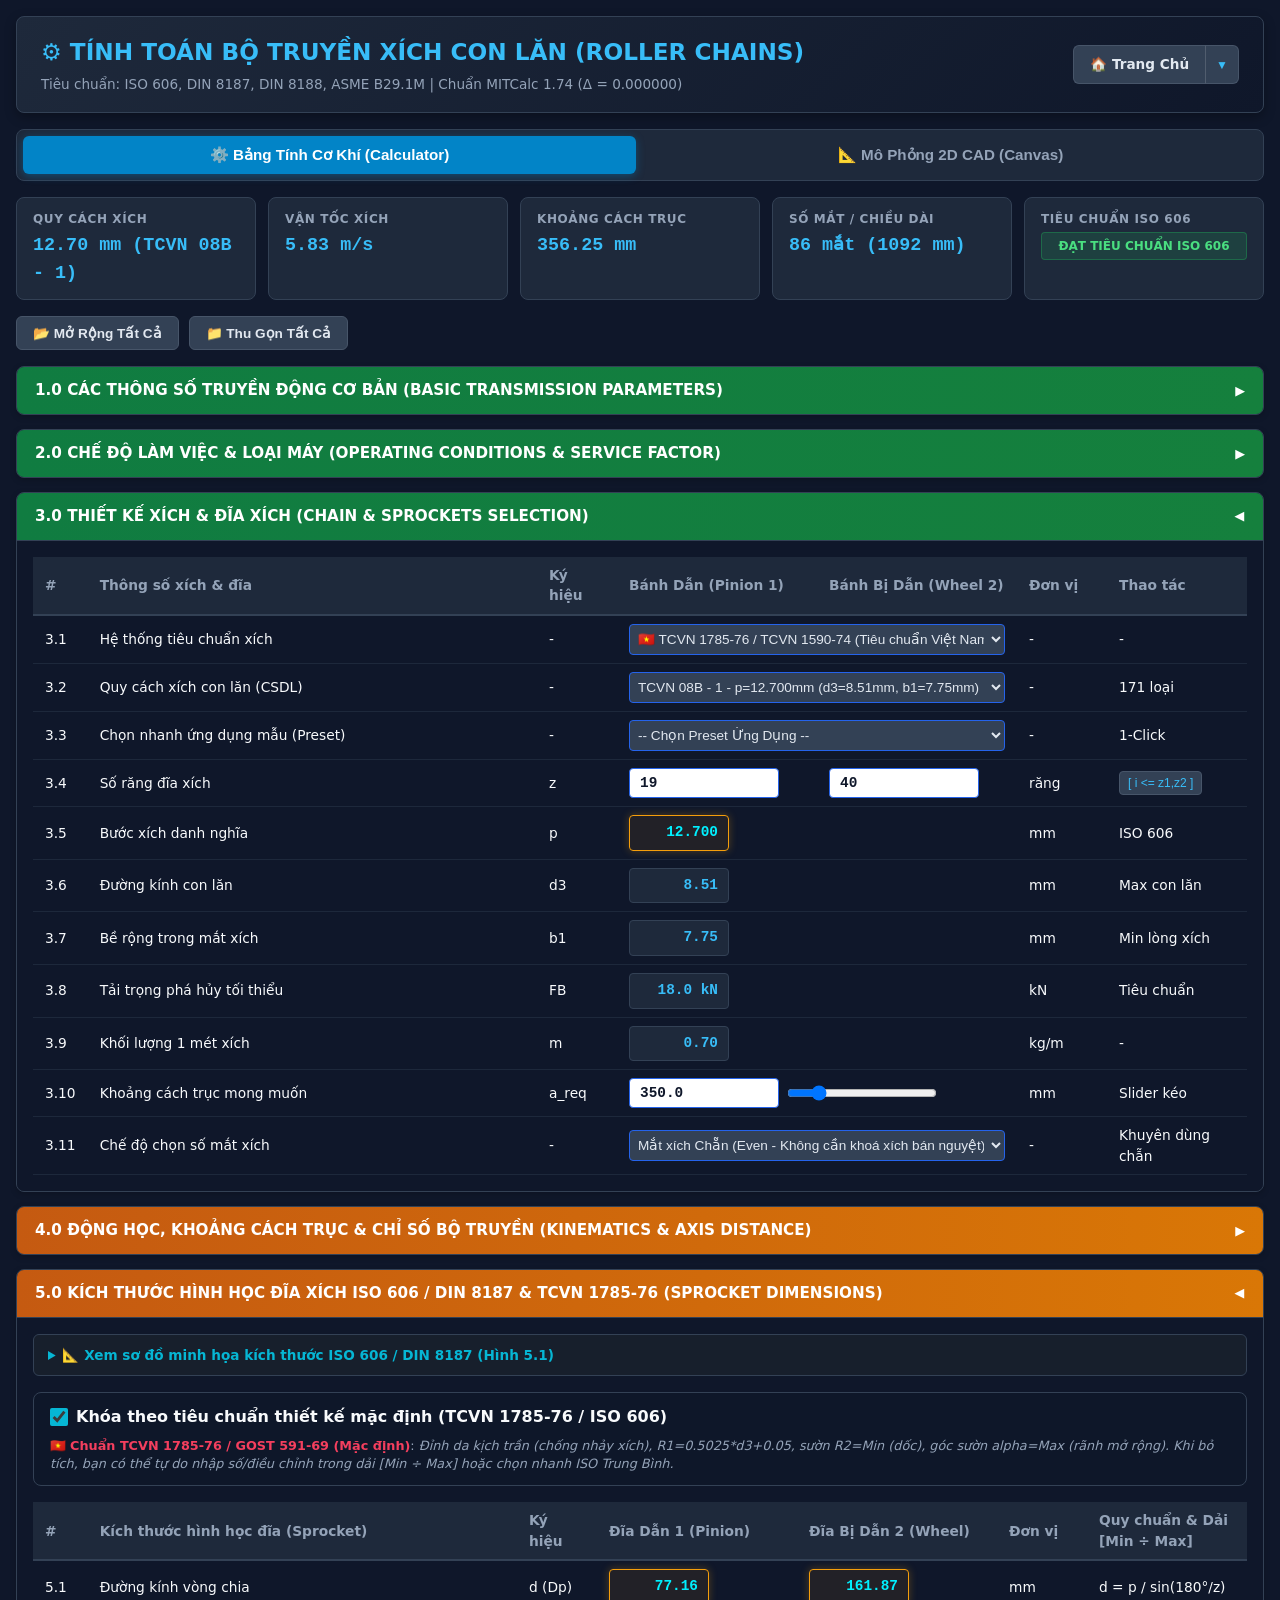
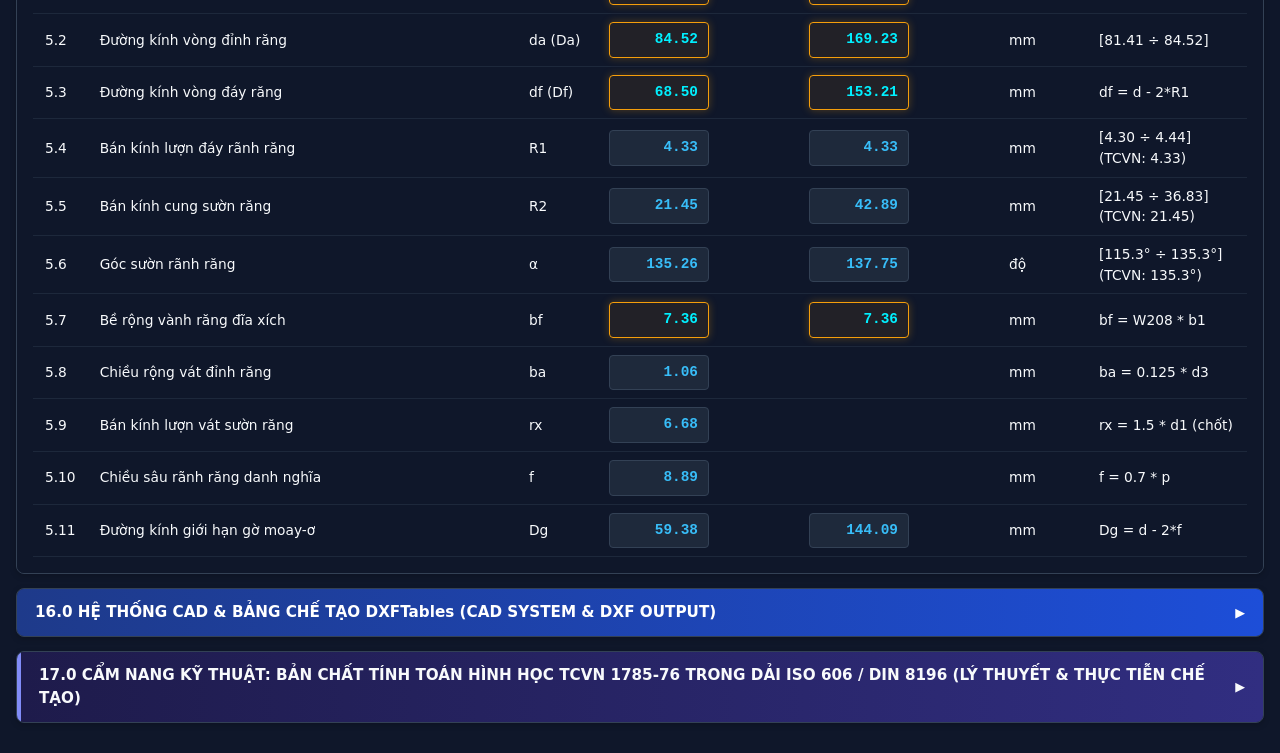
<file: modules/roller-chain/index.html>
<!DOCTYPE html>
<html lang="vi">
<head>
    <meta charset="UTF-8">
    <meta name="viewport" content="width=device-width, initial-scale=1.0">
    <title>Hệ Thống Tính Toán Bộ Truyền Xích Con Lăn - MITCalc 1.74 Web App</title>
    <link rel="stylesheet" href="css/style.css">
<style>
/* Navigation Module Dropdown Unified */
.nav-module-dropdown {
    position: relative;
    display: inline-flex;
    align-items: stretch;
    vertical-align: middle;
}
.nav-module-dropdown .btn-home {
    border-top-right-radius: 0 !important;
    border-bottom-right-radius: 0 !important;
    text-decoration: none;
    display: inline-flex;
    align-items: center;
    border-right: none !important;
}
.nav-module-dropdown .btn-dropdown-toggle {
    border-top-left-radius: 0 !important;
    border-bottom-left-radius: 0 !important;
    padding: 6px 10px !important;
    font-size: 0.75rem !important;
    color: #38bdf8 !important;
    background: #334155;
    border: 1px solid #475569;
    border-left: 1px solid rgba(255, 255, 255, 0.15) !important;
    cursor: pointer !important;
    display: inline-flex;
    align-items: center;
    justify-content: center;
    line-height: 1;
}
.nav-module-dropdown .btn-dropdown-toggle:hover {
    background: #475569 !important;
    color: #ffffff !important;
}
.module-dropdown-menu {
    display: none;
    position: absolute;
    top: calc(100% + 6px);
    left: 0;
    width: 330px;
    background: #0f172a;
    border: 1px solid #334155;
    border-radius: 8px;
    box-shadow: 0 10px 25px -5px rgba(0, 0, 0, 0.6), 0 8px 10px -6px rgba(0, 0, 0, 0.6);
    z-index: 10000;
    overflow: hidden;
    text-align: left;
}
.module-dropdown-menu.show {
    display: block;
}
.module-dropdown-menu .dropdown-header {
    padding: 10px 14px;
    font-size: 0.72rem;
    font-weight: 700;
    letter-spacing: 0.05em;
    color: #94a3b8;
    background: #1e293b;
    border-bottom: 1px solid #334155;
}
.module-dropdown-menu .dropdown-item {
    display: flex;
    align-items: center;
    gap: 12px;
    padding: 10px 14px;
    color: #e2e8f0;
    text-decoration: none;
    border-bottom: 1px solid #1e293b;
    transition: all 0.12s ease;
}
.module-dropdown-menu .dropdown-item:last-child {
    border-bottom: none;
}
.module-dropdown-menu .dropdown-item:hover {
    background: #1e293b;
    color: #38bdf8;
    padding-left: 18px;
}
.module-dropdown-menu .dropdown-item.active {
    background: rgba(14, 165, 233, 0.15);
    border-left: 3px solid #38bdf8;
}
.module-dropdown-menu .dropdown-item.active .item-title {
    color: #38bdf8;
    font-weight: 700;
}
.module-dropdown-menu .dropdown-item .item-icon {
    font-size: 1.15rem;
    flex-shrink: 0;
}
.module-dropdown-menu .dropdown-item .item-info {
    display: flex;
    flex-direction: column;
    gap: 2px;
}
.module-dropdown-menu .dropdown-item .item-title {
    font-size: 0.82rem;
    font-weight: 600;
    line-height: 1.2;
}
.module-dropdown-menu .dropdown-item .item-desc {
    font-size: 0.68rem;
    color: #94a3b8;
    line-height: 1.2;
}
</style>
</head>
<body>
    <div class="chain-container">
        <!-- App Header -->
        <header class="app-header">
            <div class="app-title-group">
                <h1>⚙️ TÍNH TOÁN BỘ TRUYỀN XÍCH CON LĂN (ROLLER CHAINS)</h1>
                <p>Tiêu chuẩn: ISO 606, DIN 8187, DIN 8188, ASME B29.1M | Chuẩn MITCalc 1.74 (Δ = 0.000000)</p>
            </div>
            <div class="header-actions">
                <div class="nav-module-dropdown" id="navModuleDropdown">
                    <a href="../../index.html" class="btn btn-secondary btn-home">🏠 Trang Chủ</a>
                    <button type="button" class="btn btn-secondary btn-dropdown-toggle" id="btnModuleMenuToggle" title="Chuyển nhanh module tính toán">▼</button>
                    <div class="module-dropdown-menu" id="moduleDropdownMenu">
                        <div class="dropdown-header">DANH MỤC MÔ-ĐUN TÍNH TOÁN</div>
                        <a href="../spur-gear/index.html" class="dropdown-item">
                            <span class="item-icon">⚙️</span>
                            <div class="item-info">
                                <span class="item-title">Bánh Răng Trụ</span>
                                <span class="item-desc">Spur & Helical Gears (ISO 6336)</span>
                            </div>
                        </a>
                        <a href="../bevel-gear/index.html" class="dropdown-item">
                            <span class="item-icon">📐</span>
                            <div class="item-info">
                                <span class="item-title">Bánh Răng Côn</span>
                                <span class="item-desc">Bevel Gears (ISO 23509)</span>
                            </div>
                        </a>
                        <a href="../bevel-gear-advanced/index.html" class="dropdown-item">
                            <span class="item-icon">🚀</span>
                            <div class="item-info">
                                <span class="item-title">Bánh Răng Côn (Chuyên Sâu)</span>
                                <span class="item-desc">Bevel Gears Advanced (ISO 23509 / Gleason)</span>
                            </div>
                        </a>
                        <a href="../worm-gear/index.html" class="dropdown-item">
                            <span class="item-info">🌀</span>
                            <div class="item-info">
                                <span class="item-title">Trục Vít - Bánh Vít</span>
                                <span class="item-desc">Worm Gears (ISO/CD 14521 / DIN 3996)</span>
                            </div>
                        </a>
                        <a href="../worm-gear-advanced/index.html" class="dropdown-item">
                            <span class="item-icon">🚀</span>
                            <div class="item-info">
                                <span class="item-title">Trục Vít (Chuyên Sâu)</span>
                                <span class="item-desc">Worm Gears Advanced (Flank TCA)</span>
                            </div>
                        </a>
                        <a href="../tolerances/index.html" class="dropdown-item">
                            <span class="item-icon">🎯</span>
                            <div class="item-info">
                                <span class="item-title">Dung Sai & Lắp Ghép</span>
                                <span class="item-desc">Fits & Tolerances (ISO 286 / ANSI)</span>
                            </div>
                        </a>
                        <a href="../shaft-keys/index.html#secParallelKey" class="dropdown-item">
                            <span class="item-icon">🔑</span>
                            <div class="item-info">
                                <span class="item-title">Then Bằng & Bán Nguyệt</span>
                                <span class="item-desc">Parallel & Woodruff Keys (DIN 6885)</span>
                            </div>
                        </a>
                        <a href="../shaft-keys/index.html#secStraightSpline" class="dropdown-item">
                            <span class="item-icon">🛡️</span>
                            <div class="item-info">
                                <span class="item-title">Then Hoa Răng Chữ Nhật</span>
                                <span class="item-desc">Straight-Sided Splines (ISO 14 / DIN 5464)</span>
                            </div>
                        </a>
                        <a href="../involute-splines/index.html" class="dropdown-item">
                            <span class="item-icon">⚙️</span>
                            <div class="item-info">
                                <span class="item-title">Then Hoa Thân Khai</span>
                                <span class="item-desc">Involute Splines (DIN 5480 / ISO 4156)</span>
                            </div>
                        </a>
                        <a href="index.html" class="dropdown-item active">
                            <span class="item-icon">⛓️</span>
                            <div class="item-info">
                                <span class="item-title">Bộ Truyền Xích Con Lăn (Đang chọn)</span>
                                <span class="item-desc">Roller Chains (ISO 606 / ASME B29.1M)</span>
                            </div>
                        </a>
                    </div>
                </div>
            </div>
        </header>

        <!-- Tab Navigation (Rule 2) -->
        <nav class="tab-navigation">
            <button type="button" class="tab-btn active" data-tab="tabCalculator">⚙️ Bảng Tính Cơ Khí (Calculator)</button>
            <button type="button" class="tab-btn" data-tab="tabCanvas">📐 Mô Phỏng 2D CAD (Canvas)</button>
        </nav>

        <!-- TAB 1: BẢNG TÍNH CƠ KHÍ -->
        <div id="tabCalculator" class="tab-pane active">
            <!-- Summary Banner -->
            <div class="summary-banner">
                <div class="summary-card">
                    <span class="summary-card-title">Quy cách xích</span>
                    <span class="summary-card-val" id="bannerPitch">12.70 mm (08B-1)</span>
                </div>
                <div class="summary-card">
                    <span class="summary-card-title">Vận tốc xích</span>
                    <span class="summary-card-val" id="bannerSpeed">3.83 m/s</span>
                </div>
                <div class="summary-card">
                    <span class="summary-card-title">Khoảng cách trục</span>
                    <span class="summary-card-val" id="bannerAxisDist">352.48 mm</span>
                </div>
                <div class="summary-card">
                    <span class="summary-card-title">Số mắt / Chiều dài</span>
                    <span class="summary-card-val" id="bannerLinks">86 mắt (1092 mm)</span>
                </div>
                <div class="summary-card">
                    <span class="summary-card-title">Tiêu chuẩn ISO 606</span>
                    <span class="status-pill status-pass" id="bannerStatus">ĐẠT TIÊU CHUẨN ISO 606</span>
                </div>
            </div>

            <!-- Global Accordion Toolbar (Rule 3) -->
            <div class="global-accordion-toolbar">
                <button type="button" class="btn btn-secondary" id="btnExpandAll">📂 Mở Rộng Tất Cả</button>
                <button type="button" class="btn btn-secondary" id="btnCollapseAll">📁 Thu Gọn Tất Cả</button>
            </div>

            <!-- MASTER BLOCK 1: ĐẦU VÀO (INPUT SECTION - GREEN) -->
            <!-- SECTION 1.0: THÔNG SỐ TRUYỀN ĐỘNG CƠ BẢN -->
            <div class="accordion-section" id="sec10">
                <div class="section-header input-block">
                    <span>1.0 CÁC THÔNG SỐ TRUYỀN ĐỘNG CƠ BẢN (BASIC TRANSMISSION PARAMETERS)</span>
                    <span class="header-toggle">▶</span>
                </div>
                <div class="section-body">
                    <table class="calc-table">
                        <thead>
                            <tr>
                                <th style="width: 50px;">#</th>
                                <th>Thông số</th>
                                <th style="width: 80px;">Ký hiệu</th>
                                <th style="width: 180px;">Bánh Dẫn (Pinion 1)</th>
                                <th style="width: 180px;">Bánh Bị Dẫn (Wheel 2)</th>
                                <th style="width: 90px;">Đơn vị</th>
                                <th style="width: 140px;">Thao tác</th>
                            </tr>
                        </thead>
                        <tbody>
                            <tr>
                                <td>1.1</td>
                                <td>Công suất truyền động</td>
                                <td>P</td>
                                <td><input type="text" id="inputP" class="user-input" value="5.0"></td>
                                <td>-</td>
                                <td>kW</td>
                                <td><button type="button" id="btnCalcPowerTorque" class="btn-action-small" title="Tính P = Mk*n/9550">[ P &lt;= Mk,n ]</button></td>
                            </tr>
                            <tr>
                                <td>1.2</td>
                                <td>Tốc độ quay</td>
                                <td>n</td>
                                <td><input type="text" id="inputN1" class="user-input" value="1450"></td>
                                <td><input type="text" id="inputN2" class="user-input" value="690"></td>
                                <td>v/ph (rpm)</td>
                                <td><button type="button" id="btnCalcRatioSpeed" class="btn-action-small" title="Tính i = n1/n2">[ i &lt;= n1,n2 ]</button></td>
                            </tr>
                            <tr>
                                <td>1.3</td>
                                <td>Tỉ số truyền yêu cầu</td>
                                <td>i</td>
                                <td colspan="2">
                                    <div class="combo-box-group">
                                        <input type="text" id="inputRatio" class="user-input" value="2.1014">
                                        <select id="selRatioStd" class="combo-arrow-select" title="Chọn tỉ số truyền tiêu chuẩn">
                                            <option value="">-- Tiêu chuẩn Ti --</option>
                                            <option value="1.0">1.00</option>
                                            <option value="1.25">1.25</option>
                                            <option value="1.4">1.40</option>
                                            <option value="1.6">1.60</option>
                                            <option value="1.8">1.80</option>
                                            <option value="2.0">2.00</option>
                                            <option value="2.24">2.24</option>
                                            <option value="2.5">2.50</option>
                                            <option value="2.8">2.80</option>
                                            <option value="3.15">3.15</option>
                                            <option value="3.55">3.55</option>
                                            <option value="4.0">4.00</option>
                                            <option value="4.5">4.50</option>
                                            <option value="5.0">5.00</option>
                                            <option value="5.6">5.60</option>
                                            <option value="6.3">6.30</option>
                                        </select>
                                    </div>
                                </td>
                                <td>-</td>
                                <td>-</td>
                            </tr>
                            <tr>
                                <td>1.4</td>
                                <td>Mô-men xoắn danh nghĩa</td>
                                <td>Mk</td>
                                <td><span id="outMk1" class="output-eng">32.93</span></td>
                                <td><span id="outMk2" class="output-eng">69.20</span></td>
                                <td>N.m</td>
                                <td>-</td>
                            </tr>
                            <tr>
                                <td>1.5</td>
                                <td>Tốc độ thực tế bánh bị dẫn</td>
                                <td>n2</td>
                                <td>-</td>
                                <td><span id="outActualN2" class="output-eng">688.8</span></td>
                                <td>v/ph (rpm)</td>
                                <td>-</td>
                            </tr>
                        </tbody>
                    </table>
                </div>
            </div>

            <!-- SECTION 2.0: CHẾ ĐỘ LÀM VIỆC & MÁY TRUYỀN ĐỘNG -->
            <div class="accordion-section" id="sec20">
                <div class="section-header input-block">
                    <span>2.0 CHẾ ĐỘ LÀM VIỆC & LOẠI MÁY (OPERATING CONDITIONS & SERVICE FACTOR)</span>
                    <span class="header-toggle">▶</span>
                </div>
                <div class="section-body">
                    <table class="calc-table">
                        <thead>
                            <tr>
                                <th style="width: 50px;">#</th>
                                <th>Thông số chế độ</th>
                                <th style="width: 80px;">Ký hiệu</th>
                                <th style="width: 380px;">Giá trị lựa chọn</th>
                                <th style="width: 90px;">Đơn vị</th>
                                <th style="width: 140px;">Ghi chú</th>
                            </tr>
                        </thead>
                        <tbody>
                            <tr>
                                <td>2.1</td>
                                <td>Loại máy dẫn (Động cơ)</td>
                                <td>-</td>
                                <td>
                                    <select id="selDriving" class="combo-arrow-select" style="width: 100%;">
                                        <option value="A">Loại A: Động cơ điện, Tuabin khí (Chạy êm)</option>
                                        <option value="B">Loại B: Động cơ đốt trong nhiều xi lanh</option>
                                        <option value="C">Loại C: Động cơ đốt trong 1 xi lanh (Rung giật)</option>
                                    </select>
                                </td>
                                <td>-</td>
                                <td>Máy phát lực</td>
                            </tr>
                            <tr>
                                <td>2.2</td>
                                <td>Loại máy bị dẫn (Tải trọng)</td>
                                <td>-</td>
                                <td>
                                    <select id="selDriven" class="combo-arrow-select" style="width: 100%;">
                                        <option value="A">Loại A: Tải êm (Máy phát điện, Quạt ly tâm, Bơm ly tâm)</option>
                                        <option value="B" selected>Loại B: Va đập nhẹ (Máy công cụ, Băng tải nhẹ, Máy trộn bột)</option>
                                        <option value="C">Loại C: Va đập vừa (Máy nén khí, Máy nghiền nhẹ, Băng tải nặng)</option>
                                        <option value="D">Loại D: Va đập mạnh (Máy dập, Máy xúc, Máy nghiền đá)</option>
                                    </select>
                                </td>
                                <td>-</td>
                                <td>Tải làm việc</td>
                            </tr>
                        </tbody>
                    </table>
                </div>
            </div>

            <!-- SECTION 3.0: CHỌN XÍCH & ĐĨA XÍCH (CORE INPUT - ACTIVE) -->
            <div class="accordion-section active" id="sec30">
                <div class="section-header input-block">
                    <span>3.0 THIẾT KẾ XÍCH & ĐĨA XÍCH (CHAIN & SPROCKETS SELECTION)</span>
                    <span class="header-toggle">▼</span>
                </div>
                <div class="section-body">
                    <table class="calc-table">
                        <thead>
                            <tr>
                                <th style="width: 50px;">#</th>
                                <th>Thông số xích & đĩa</th>
                                <th style="width: 80px;">Ký hiệu</th>
                                <th style="width: 200px;">Bánh Dẫn (Pinion 1)</th>
                                <th style="width: 200px;">Bánh Bị Dẫn (Wheel 2)</th>
                                <th style="width: 90px;">Đơn vị</th>
                                <th style="width: 140px;">Thao tác</th>
                            </tr>
                        </thead>
                        <tbody>
                            <tr>
                                <td>3.1</td>
                                <td>Hệ thống tiêu chuẩn xích</td>
                                <td>-</td>
                                <td colspan="2">
                                    <select id="selStandard" class="combo-arrow-select" style="width: 100%;">
                                        <!-- Populated via chain-ui.js -->
                                    </select>
                                </td>
                                <td>-</td>
                                <td>-</td>
                            </tr>
                            <tr>
                                <td>3.2</td>
                                <td>Quy cách xích con lăn (CSDL)</td>
                                <td>-</td>
                                <td colspan="2">
                                    <select id="selChain" class="combo-arrow-select" style="width: 100%;">
                                        <!-- Populated via chain-ui.js -->
                                    </select>
                                </td>
                                <td>-</td>
                                <td>171 loại</td>
                            </tr>
                            <tr>
                                <td>3.3</td>
                                <td>Chọn nhanh ứng dụng mẫu (Preset)</td>
                                <td>-</td>
                                <td colspan="2">
                                    <select id="selPreset" class="combo-arrow-select" style="width: 100%;">
                                        <!-- Populated via chain-ui.js -->
                                    </select>
                                </td>
                                <td>-</td>
                                <td>1-Click</td>
                            </tr>
                            <tr>
                                <td>3.4</td>
                                <td>Số răng đĩa xích</td>
                                <td>z</td>
                                <td><input type="number" id="inputZ1" class="user-input" value="19" min="7" max="150"></td>
                                <td><input type="number" id="inputZ2" class="user-input" value="40" min="7" max="150"></td>
                                <td>răng</td>
                                <td><button type="button" id="btnCalcRatioTeeth" class="btn-action-small" title="Tính i = z2/z1">[ i &lt;= z1,z2 ]</button></td>
                            </tr>
                            <tr>
                                <td>3.5</td>
                                <td>Bước xích danh nghĩa</td>
                                <td>p</td>
                                <td colspan="2"><span id="outPitch" class="output-eng highlight-key-param">12.700</span></td>
                                <td>mm</td>
                                <td>ISO 606</td>
                            </tr>
                            <tr>
                                <td>3.6</td>
                                <td>Đường kính con lăn</td>
                                <td>d3</td>
                                <td colspan="2"><span id="outRollerD" class="output-eng">8.51</span></td>
                                <td>mm</td>
                                <td>Max con lăn</td>
                            </tr>
                            <tr>
                                <td>3.7</td>
                                <td>Bề rộng trong mắt xích</td>
                                <td>b1</td>
                                <td colspan="2"><span id="outInnerW" class="output-eng">7.75</span></td>
                                <td>mm</td>
                                <td>Min lòng xích</td>
                            </tr>
                            <tr>
                                <td>3.8</td>
                                <td>Tải trọng phá hủy tối thiểu</td>
                                <td>FB</td>
                                <td colspan="2"><span id="outBreakingF" class="output-eng">18.0 kN</span></td>
                                <td>kN</td>
                                <td>Tiêu chuẩn</td>
                            </tr>
                            <tr>
                                <td>3.9</td>
                                <td>Khối lượng 1 mét xích</td>
                                <td>m</td>
                                <td colspan="2"><span id="outMass" class="output-eng">0.70</span></td>
                                <td>kg/m</td>
                                <td>-</td>
                            </tr>
                            <tr>
                                <td>3.10</td>
                                <td>Khoảng cách trục mong muốn</td>
                                <td>a_req</td>
                                <td colspan="2">
                                    <div style="display: flex; gap: 8px; align-items: center;">
                                        <input type="text" id="inputAReq" class="user-input" value="350.0">
                                        <input type="range" id="rangeAReq" class="range-slider" min="100" max="1500" step="5" value="350">
                                    </div>
                                </td>
                                <td>mm</td>
                                <td>Slider kéo</td>
                            </tr>
                            <tr>
                                <td>3.11</td>
                                <td>Chế độ chọn số mắt xích</td>
                                <td>-</td>
                                <td colspan="2">
                                    <select id="selLinksMode" class="combo-arrow-select" style="width: 100%;">
                                        <option value="even" selected>Mắt xích Chẵn (Even - Không cần khoá xích bán nguyệt)</option>
                                        <option value="odd">Mắt xích Lẻ (Odd - Dùng mắt nối chuyển bậc)</option>
                                        <option value="auto">Tự động (Auto)</option>
                                    </select>
                                </td>
                                <td>-</td>
                                <td>Khuyên dùng chẵn</td>
                            </tr>
                        </tbody>
                    </table>
                </div>
            </div>

            <!-- MASTER BLOCK 2: KẾT QUẢ (RESULTS SECTION - ORANGE) -->
            <!-- SECTION 4.0: ĐỘNG HỌC & KHOẢNG CÁCH TRỤC (COLLAPSED BY DEFAULT) -->
            <div class="accordion-section" id="sec40">
                <div class="section-header results-block">
                    <span>4.0 ĐỘNG HỌC, KHOẢNG CÁCH TRỤC & CHỈ SỐ BỘ TRUYỀN (KINEMATICS & AXIS DISTANCE)</span>
                    <span class="header-toggle">▶</span>
                </div>
                <div class="section-body">
                    <table class="calc-table">
                        <thead>
                            <tr>
                                <th style="width: 50px;">#</th>
                                <th>Thông số kỹ thuật</th>
                                <th style="width: 80px;">Ký hiệu</th>
                                <th style="width: 200px;">Giá trị Bánh 1</th>
                                <th style="width: 200px;">Giá trị Bánh 2</th>
                                <th style="width: 90px;">Đơn vị</th>
                                <th style="width: 140px;">Đánh giá</th>
                            </tr>
                        </thead>
                        <tbody>
                            <tr>
                                <td>4.1</td>
                                <td>Số mắt xích lý thuyết</td>
                                <td>X_exact</td>
                                <td colspan="2"><span id="outXExact" class="output-eng">84.81</span></td>
                                <td>mắt</td>
                                <td>Chưa làm tròn</td>
                            </tr>
                            <tr>
                                <td>4.2</td>
                                <td>Số mắt xích thực tế lựa chọn</td>
                                <td>X</td>
                                <td colspan="2"><span id="outXActual" class="output-eng highlight-key-param">86</span></td>
                                <td>mắt</td>
                                <td>Chẵn mắt xích</td>
                            </tr>
                            <tr>
                                <td>4.3</td>
                                <td>Khoảng cách trục thực tế</td>
                                <td>a</td>
                                <td colspan="2"><span id="outAActual" class="output-eng highlight-key-param">357.65</span></td>
                                <td>mm</td>
                                <td><span id="outAPercent" class="cell-limit">28.2 p</span></td>
                            </tr>
                            <tr>
                                <td>4.4</td>
                                <td>Chiều dài xích thực tế</td>
                                <td>L</td>
                                <td colspan="2"><span id="outChainLength" class="output-eng highlight-key-param">1092.2</span></td>
                                <td>mm</td>
                                <td>L = X * p</td>
                            </tr>
                            <tr>
                                <td>4.5</td>
                                <td>Vận tốc chuyển động của xích</td>
                                <td>v</td>
                                <td colspan="2"><span id="outChainSpeed" class="output-eng">3.83</span></td>
                                <td>m/s</td>
                                <td>Vận tốc vòng</td>
                            </tr>
                            <tr>
                                <td>4.6</td>
                                <td>Góc ôm đĩa xích</td>
                                <td>α</td>
                                <td><span id="outAlpha1" class="output-eng">166.3°</span></td>
                                <td><span id="outAlpha2" class="output-eng">193.7°</span></td>
                                <td>độ</td>
                                <td>α1 ≥ 120° (Đạt)</td>
                            </tr>
                            <tr>
                                <td>4.7</td>
                                <td>Độ chùng xích nhánh bị động</td>
                                <td>y</td>
                                <td colspan="2"><span id="outSagY" class="output-eng">7.2 mm</span></td>
                                <td>mm</td>
                                <td>y ≈ 0.02 * a</td>
                            </tr>
                            <tr>
                                <td>4.8</td>
                                <td>Phương pháp bôi trơn khuyến nghị</td>
                                <td>-</td>
                                <td colspan="2"><span id="outLubeType" class="output-eng" style="text-align: left; width: 100%;">Bôi trơn nhỏ giọt (Drip lubrication)</span></td>
                                <td>-</td>
                                <td>ISO 606</td>
                            </tr>
                        </tbody>
                    </table>
                </div>
            </div>

            <!-- SECTION 5.0: KÍCH THƯỚC ĐĨA XÍCH ISO 606 (ACTIVE) -->
            <div class="accordion-section active" id="sec50">
                <div class="section-header results-block">
                    <span>5.0 KÍCH THƯỚC HÌNH HỌC ĐĨA XÍCH ISO 606 / DIN 8187 & TCVN 1785-76 (SPROCKET DIMENSIONS)</span>
                    <span class="header-toggle">▼</span>
                </div>
                <div class="section-body">
                    <!-- Technical Dimension Diagram from MITCalc Original (Hidden by default) -->
                    <details class="tech-diagram-details" style="margin-bottom: 16px; background: #1e293b; border-radius: 6px; border: 1px solid var(--border-color); overflow: hidden;">
                        <summary style="padding: 10px 14px; font-size: 0.85rem; font-weight: 600; color: var(--accent-cyan); cursor: pointer; user-select: none; background: rgba(0,0,0,0.25);">
                            📐 Xem sơ đồ minh họa kích thước ISO 606 / DIN 8187 (Hình 5.1)
                        </summary>
                        <div style="text-align: center; padding: 12px;">
                            <img src="img/image9.png" alt="Sơ đồ kích thước hình học đĩa xích ISO 606" style="max-width: 100%; height: auto; border-radius: 4px;">
                            <p style="font-size: 0.75rem; color: var(--text-secondary); margin-top: 6px;">Hình 5.1: Định nghĩa kích thước biên dạng răng và đĩa xích con lăn theo ISO 606 / DIN 8187</p>
                        </div>
                    </details>

                    <!-- TOLERANCE RANGE CONTROL PANEL (QUY CHUẨN DẢI DUNG SAI ISO / TCVN) -->
                    <div class="tolerance-control-panel" style="background: rgba(15, 23, 42, 0.7); border: 1px solid var(--border-color); border-radius: 8px; padding: 12px 16px; margin-bottom: 16px;">
                        <div style="display: flex; align-items: center; justify-content: space-between; flex-wrap: wrap; gap: 12px;">
                            <label style="display: flex; align-items: center; gap: 8px; font-weight: 600; color: #f8fafc; cursor: pointer; user-select: none;">
                                <input type="checkbox" id="chkUseMeanTolerance" checked style="width: 18px; height: 18px; accent-color: var(--accent-cyan); cursor: pointer;">
                                <span id="lblToleranceLock">Khóa theo tiêu chuẩn thiết kế mặc định (TCVN 1785-76 / ISO 606)</span>
                            </label>
                            
                            <div id="tolerancePresetsGroup" style="display: none; align-items: center; gap: 8px; flex-wrap: wrap;">
                                <span style="font-size: 0.8rem; color: var(--text-secondary); text-transform: uppercase;">Chọn nhanh:</span>
                                <button type="button" id="btnPresetTCVN" class="btn-action-small" style="background: #e11d48; color: #fff; font-weight: 600;" title="Áp dụng chuẩn TCVN 1785-76 / GOST 591-69 (Cận biên trong dải ISO 606)">🇻🇳 Chuẩn TCVN 1785-76</button>
                                <button type="button" id="btnPresetMean" class="btn-action-small" style="background: #334155; color: #fff;" title="Đặt lại về giá trị trung bình chuẩn ISO/MITCalc">🇪🇺 ISO Trung Bình</button>
                                <button type="button" id="btnPresetMin" class="btn-action-small" style="background: #1e3a8a; color: #fff;" title="Đặt về cận dưới ISO 606">⬇ Cận Dưới (Min)</button>
                                <button type="button" id="btnPresetMax" class="btn-action-small" style="background: #854d0e; color: #fff;" title="Đặt về cận trên ISO 606">⬆ Cận Trên (Max)</button>
                            </div>
                        </div>
                        <div id="toleranceHelpText" style="margin-top: 8px; font-size: 0.8rem; color: var(--text-secondary); line-height: 1.4;">
                            🇻🇳 <strong style="color: #f43f5e;">Chuẩn TCVN 1785-76 / GOST 591-69</strong>: <em>Đỉnh da kịch trần (chống nhảy xích), R1=0.5025*d3+0.05, sườn R2=Min (dốc), góc sườn alpha=Max (rãnh mở rộng). Khi bỏ tích, bạn có thể tự do nhập số/điều chỉnh trong dải [Min ÷ Max] hoặc chọn nhanh ISO Trung Bình.</em>
                        </div>
                    </div>

                    <table class="calc-table">
                        <thead>
                            <tr>
                                <th style="width: 50px;">#</th>
                                <th>Kích thước hình học đĩa (Sprocket)</th>
                                <th style="width: 80px;">Ký hiệu</th>
                                <th style="width: 200px;">Đĩa Dẫn 1 (Pinion)</th>
                                <th style="width: 200px;">Đĩa Bị Dẫn 2 (Wheel)</th>
                                <th style="width: 90px;">Đơn vị</th>
                                <th style="width: 160px;">Quy chuẩn & Dải [Min ÷ Max]</th>
                            </tr>
                        </thead>
                        <tbody>
                            <tr>
                                <td>5.1</td>
                                <td>Đường kính vòng chia</td>
                                <td>d (Dp)</td>
                                <td><span id="outD1" class="output-eng highlight-key-param">77.16</span></td>
                                <td><span id="outD2" class="output-eng highlight-key-param">153.79</span></td>
                                <td>mm</td>
                                <td>d = p / sin(180°/z)</td>
                            </tr>
                            <tr>
                                <td>5.2</td>
                                <td>Đường kính vòng đỉnh răng</td>
                                <td>da (Da)</td>
                                <td>
                                    <span id="outDa1" class="output-eng highlight-key-param">82.97</span>
                                    <input type="text" id="inputDa1" class="user-input" style="display: none; width: 100%; text-align: right;" value="82.97">
                                </td>
                                <td>
                                    <span id="outDa2" class="output-eng highlight-key-param">159.60</span>
                                    <input type="text" id="inputDa2" class="user-input" style="display: none; width: 100%; text-align: right;" value="159.60">
                                </td>
                                <td>mm</td>
                                <td><span id="limitDa" class="cell-limit">ISO / TCVN</span></td>
                            </tr>
                            <tr>
                                <td>5.3</td>
                                <td>Đường kính vòng đáy răng</td>
                                <td>df (Df)</td>
                                <td><span id="outDf1" class="output-eng highlight-key-param">68.42</span></td>
                                <td><span id="outDf2" class="output-eng highlight-key-param">145.05</span></td>
                                <td>mm</td>
                                <td>df = d - 2*R1</td>
                            </tr>
                            <tr>
                                <td>5.4</td>
                                <td>Bán kính lượn đáy rãnh răng</td>
                                <td>R1</td>
                                <td>
                                    <span id="outR1_1" class="output-eng">4.37</span>
                                    <input type="text" id="inputR1" class="user-input" style="display: none; width: 100%; text-align: right;" value="4.37">
                                </td>
                                <td>
                                    <span id="outR1_2" class="output-eng">4.37</span>
                                </td>
                                <td>mm</td>
                                <td><span id="limitR1" class="cell-limit">ISO / TCVN</span></td>
                            </tr>
                            <tr>
                                <td>5.5</td>
                                <td>Bán kính cung sườn răng</td>
                                <td>R2</td>
                                <td>
                                    <span id="outR2_1" class="output-eng">29.14</span>
                                    <input type="text" id="inputR2_1" class="user-input" style="display: none; width: 100%; text-align: right;" value="29.14">
                                </td>
                                <td>
                                    <span id="outR2_2" class="output-eng">75.70</span>
                                    <input type="text" id="inputR2_2" class="user-input" style="display: none; width: 100%; text-align: right;" value="75.70">
                                </td>
                                <td>mm</td>
                                <td><span id="limitR2" class="cell-limit">DIN 8196 / TCVN</span></td>
                            </tr>
                            <tr>
                                <td>5.6</td>
                                <td>Góc sườn rãnh răng</td>
                                <td>α</td>
                                <td>
                                    <span id="outAlphaFlank1" class="output-eng">125.26°</span>
                                    <input type="text" id="inputAlphaFlank1" class="user-input" style="display: none; width: 100%; text-align: right;" value="125.26">
                                </td>
                                <td>
                                    <span id="outAlphaFlank2" class="output-eng">127.63°</span>
                                    <input type="text" id="inputAlphaFlank2" class="user-input" style="display: none; width: 100%; text-align: right;" value="127.63">
                                </td>
                                <td>độ</td>
                                <td><span id="limitAlpha" class="cell-limit">ISO / TCVN</span></td>
                            </tr>
                            <tr>
                                <td>5.7</td>
                                <td>Bề rộng vành răng đĩa xích</td>
                                <td>bf</td>
                                <td><span id="outBf1" class="output-eng highlight-key-param">7.36</span></td>
                                <td><span id="outBf1_2" class="output-eng highlight-key-param">7.36</span></td>
                                <td>mm</td>
                                <td>bf = W208 * b1</td>
                            </tr>
                            <tr>
                                <td>5.8</td>
                                <td>Chiều rộng vát đỉnh răng</td>
                                <td>ba</td>
                                <td colspan="2"><span id="outBa" class="output-eng">1.06</span></td>
                                <td>mm</td>
                                <td>ba = 0.125 * d3</td>
                            </tr>
                            <tr>
                                <td>5.9</td>
                                <td>Bán kính lượn vát sườn răng</td>
                                <td>rx</td>
                                <td colspan="2"><span id="outRx" class="output-eng">6.68</span></td>
                                <td>mm</td>
                                <td>rx = 1.5 * d1 (chốt)</td>
                            </tr>
                            <tr>
                                <td>5.10</td>
                                <td>Chiều sâu rãnh răng danh nghĩa</td>
                                <td>f</td>
                                <td colspan="2"><span id="outToothF" class="output-eng">8.89</span></td>
                                <td>mm</td>
                                <td>f = 0.7 * p</td>
                            </tr>
                            <tr>
                                <td>5.11</td>
                                <td>Đường kính giới hạn gờ moay-ơ</td>
                                <td>Dg</td>
                                <td><span id="outDg1" class="output-eng">59.38</span></td>
                                <td><span id="outDg2" class="output-eng">136.01</span></td>
                                <td>mm</td>
                                <td>Dg = d - 2*f</td>
                            </tr>
                        </tbody>
                    </table>
                </div>
            </div>

            <!-- MASTER BLOCK 3: BỔ SUNG & CHẾ TẠO (MANUFACTURING SECTION - BLUE) -->
            <!-- SECTION 16.0: HỆ THỐNG CAD & XUẤT BẢN VẼ DXF (COLLAPSED BY DEFAULT) -->
            <div class="accordion-section" id="sec160">
                <div class="section-header manufacturing-block">
                    <span>16.0 HỆ THỐNG CAD & BẢNG CHẾ TẠO DXFTables (CAD SYSTEM & DXF OUTPUT)</span>
                    <span class="header-toggle">▶</span>
                </div>
                <div class="section-body">
                    <p style="color: var(--text-secondary); margin-bottom: 14px; font-size: 0.88rem;">
                        Xuất bản vẽ 2D CAD độc lập chuẩn AutoCAD Release 12 (AC1009) 100% offline (Zero-CORS). Tương thích hoàn toàn với AutoCAD, SolidWorks, Inventor, NX, LibreCAD.
                    </p>
                    <div style="display: flex; gap: 12px; flex-wrap: wrap; margin-bottom: 16px;">
                        <button type="button" class="btn btn-primary" id="btnExportDxfAssembly">📥 Xuất Toàn Bộ Bộ Truyền (DXF R12)</button>
                        <button type="button" class="btn btn-secondary" id="btnExportDxfSp1">📥 Xuất Mặt Đầu Đĩa 1 (View 4 DXF)</button>
                        <button type="button" class="btn btn-secondary" id="btnExportDxfSp2">📥 Xuất Mặt Đầu Đĩa 2 (View 4 DXF)</button>
                        <button type="button" class="btn btn-secondary" id="btnExportDxfAxial">📥 Xuất Mặt Cắt Trục Vành Răng (View 3 DXF)</button>
                    </div>
                </div>
            </div>

            <!-- SECTION 17.0: CẨM NANG KỸ THUẬT: BẢN CHẤT HÌNH HỌC TCVN TRONG DẢI ISO 606 (COLLAPSED BY DEFAULT) -->
            <div class="accordion-section" id="sec170">
                <div class="section-header engineering-guide-block" style="background: linear-gradient(90deg, #1e1b4b, #312e81); border-left: 4px solid #818cf8;">
                    <span>17.0 CẨM NANG KỸ THUẬT: BẢN CHẤT TÍNH TOÁN HÌNH HỌC TCVN 1785-76 TRONG DẢI ISO 606 / DIN 8196 (LÝ THUYẾT & THỰC TIỄN CHẾ TẠO)</span>
                    <span class="header-toggle">▶</span>
                </div>
                <div class="section-body" style="background: #0f172a; padding: 20px 24px; line-height: 1.7; color: #cbd5e1; font-size: 0.88rem;">
                    <div style="max-width: 1000px; margin: 0 auto;">
                        <h4 style="color: #38bdf8; font-size: 1.1rem; margin-top: 0; margin-bottom: 12px; display: flex; align-items: center; gap: 8px;">
                            <span>📚</span> 17.1 Bối Cảnh Lịch Sử & Sự Đồng Quy Tiêu Chuẩn Hóa
                        </h4>
                        <p style="margin-bottom: 12px;">
                            Tiêu chuẩn Việt Nam về truyền động xích con lăn gồm hai văn bản cốt lõi:
                            <strong>TCVN 1590-74</strong> (<em>Kích thước cơ bản của xích con lăn và xích ống dẫn động</em>) và
                            <strong>TCVN 1785-76</strong> (<em>Biên dạng răng và kích thước đĩa xích con lăn</em>).
                            Cả hai tiêu chuẩn này được kế thừa và chuyển hóa trực tiếp từ hệ thống tiêu chuẩn Liên Xô kinh điển
                            <strong>ГОСТ 13568-75</strong> và <strong>ГОСТ 591-69</strong>.
                        </p>
                        <p style="margin-bottom: 16px;">
                            Trong khi đó, tiêu chuẩn quốc tế <strong>ISO 606</strong> (cùng các tiêu chuẩn quốc gia tương đương như <strong>DIN 8187</strong> của Đức và <strong>ASME B29.1M</strong> của Mỹ)
                            hợp nhất hai trường phái xích công nghiệp lớn trên thế giới:
                            <strong>Dãy B (Châu Âu / British Standard BS 228)</strong> và <strong>Dãy A (Mỹ / American Standard)</strong>.
                            Tại Việt Nam, do đặc thù lịch sử và giao thương kỹ thuật, các nhà máy và xưởng cơ khí sử dụng song song cả hai dòng xích này:
                            Dãy B phổ biến trong các dây chuyền Châu Âu, Nhật Bản, xe máy (08B, 10B, 12B, 16B...);
                            Dãy A phổ biến trong thiết bị công trình, máy nông nghiệp, thiết bị khai thác mỏ chuẩn ANSI (40, 50, 60, 80, 100...).
                            Vì vậy, <strong>TCVN trong Web App này đã hợp nhất toàn diện toàn bộ danh mục của cả hai dãy A và B</strong> để kỹ sư tự do tra cứu và thiết kế.
                        </p>

                        <h4 style="color: #38bdf8; font-size: 1.1rem; margin-top: 20px; margin-bottom: 12px; display: flex; align-items: center; gap: 8px;">
                            <span>📐</span> 17.2 Phân Tích Cơ Sở Lý Thuyết: Miền Dung Sai Bao (Tolerance Envelope) ISO 606
                        </h4>
                        <p style="margin-bottom: 12px;">
                            Một phát hiện quan trọng về mặt giải tích cơ học là: <strong>TCVN 1785-76 / ГОСТ 591-69 thực chất là một trường hợp biên cực trị (Boundary Extreme Case) nằm trọn vẹn bên trong miền dung sai bao của ISO 606 / DIN 8196</strong>.
                            Tiêu chuẩn ISO 606 không cố định một biên dạng duy nhất mà quy định một dải dung sai hai phía $[Min \div Max]$ cho phép các nhà chế tạo dao và đĩa xích lựa chọn. Bốn thông số hình học cốt lõi đối chiếu như sau:
                        </p>

                        <div style="overflow-x: auto; margin-bottom: 16px;">
                            <table style="width: 100%; border-collapse: collapse; font-size: 0.84rem; background: #1e293b; border-radius: 6px; overflow: hidden;">
                                <thead>
                                    <tr style="background: #334155; color: #f8fafc; text-align: left;">
                                        <th style="padding: 10px; border: 1px solid #475569;">Thông số</th>
                                        <th style="padding: 10px; border: 1px solid #475569;">Dải Dung Sai ISO 606 / DIN 8196</th>
                                        <th style="padding: 10px; border: 1px solid #475569;">Lựa Chọn MITCalc (Mean)</th>
                                        <th style="padding: 10px; border: 1px solid #475569;">Quy Định TCVN 1785-76</th>
                                        <th style="padding: 10px; border: 1px solid #475569;">Ý Nghĩa Cơ Học & Động Học</th>
                                    </tr>
                                </thead>
                                <tbody>
                                    <tr>
                                        <td style="padding: 10px; border: 1px solid #475569; font-weight: 600; color: #38bdf8;">Đường kính đỉnh (da)</td>
                                        <td style="padding: 10px; border: 1px solid #475569;">$[d + 1.25p - d_3 - 0.05 \div d + 1.25p - d_3]$</td>
                                        <td style="padding: 10px; border: 1px solid #475569;">$(Min + Max) / 2$</td>
                                        <td style="padding: 10px; border: 1px solid #475569; font-weight: 700; color: #f43f5e;">$d + 1.25p - d_3$ (Max)</td>
                                        <td style="padding: 10px; border: 1px solid #475569;">Đỉnh răng cao kịch trần giúp tăng chiều cao ăn khớp, <strong>chống nhảy xích (tooth skipping)</strong> khi xích bị dão dài sau thời gian dài sử dụng.</td>
                                    </tr>
                                    <tr>
                                        <td style="padding: 10px; border: 1px solid #475569; font-weight: 600; color: #38bdf8;">Góc sườn rãnh (α)</td>
                                        <td style="padding: 10px; border: 1px solid #475569;">$[120^\circ - 90^\circ/z \div 140^\circ - 90^\circ/z]$</td>
                                        <td style="padding: 10px; border: 1px solid #475569;">$130^\circ - 90^\circ/z$ (Trung bình)</td>
                                        <td style="padding: 10px; border: 1px solid #475569; font-weight: 700; color: #f43f5e;">$140^\circ - 90^\circ/z$ (Max)</td>
                                        <td style="padding: 10px; border: 1px solid #475569;">Miệng rãnh mở rộng tối đa, con lăn <strong>thoát vào và nhả ra êm ái</strong>, triệt tiêu nguy cơ kẹt con lăn khi phân độ gia công có sai lệch góc.</td>
                                    </tr>
                                    <tr>
                                        <td style="padding: 10px; border: 1px solid #475569; font-weight: 600; color: #38bdf8;">Bán kính sườn (R2 / re)</td>
                                        <td style="padding: 10px; border: 1px solid #475569;">$[0.12 d_3(z+2) \div 0.008 d_3(z^2+180)]$</td>
                                        <td style="padding: 10px; border: 1px solid #475569;">$(Min + Max) / 2$</td>
                                        <td style="padding: 10px; border: 1px solid #475569; font-weight: 700; color: #f43f5e;">$0.12 d_3(z+2)$ (Min)</td>
                                        <td style="padding: 10px; border: 1px solid #475569;">Bán kính nhỏ nhất tạo <strong>độ dốc sườn đứng nhất</strong>, ôm chặt con lăn, chống trượt leo răng (roller climb) khi truyền mô-men xoắn cực đại hoặc tải va đập.</td>
                                    </tr>
                                    <tr>
                                        <td style="padding: 10px; border: 1px solid #475569; font-weight: 600; color: #38bdf8;">Bán kính đáy rãnh (R1 / r)</td>
                                        <td style="padding: 10px; border: 1px solid #475569;">$[0.505 d_3 \div 0.505 d_3 + 0.069 \sqrt[3]{d_3}]$</td>
                                        <td style="padding: 10px; border: 1px solid #475569;">$(Min + Max) / 2$</td>
                                        <td style="padding: 10px; border: 1px solid #475569; font-weight: 700; color: #f43f5e;">$0.5025 d_3 + 0.05$ (Sát Min)</td>
                                        <td style="padding: 10px; border: 1px solid #475569;">Khe hở đáy rãnh khống chế siêu chặt ($0.05\text{ mm}$), con lăn tiếp xúc đáy rãnh chính xác, phân bố đều ứng suất dập bề mặt tiếp xúc.</td>
                                    </tr>
                                </tbody>
                            </table>
                        </div>

                        <h4 style="color: #38bdf8; font-size: 1.1rem; margin-top: 20px; margin-bottom: 12px; display: flex; align-items: center; gap: 8px;">
                            <span>🏭</span> 17.3 Phân Tích Thực Tiễn Chế Tạo & Công Nghệ Gia Công
                        </h4>
                        <div style="display: grid; grid-template-columns: 1fr 1fr; gap: 16px; margin-bottom: 16px;">
                            <div style="background: rgba(30, 41, 59, 0.7); border: 1px solid #3b82f6; border-radius: 6px; padding: 14px;">
                                <h5 style="color: #60a5fa; margin-top: 0; margin-bottom: 8px; font-size: 0.95rem;">🇪🇺 Trường Phái Phương Tây / ISO: Phay Lăn Răng (Hobbing)</h5>
                                <ul style="padding-left: 18px; margin: 0; font-size: 0.82rem; color: #94a3b8;">
                                    <li style="margin-bottom: 6px;"><strong>Sản xuất hàng loạt lớn</strong> trên máy phay lăn răng chuyên dùng.</li>
                                    <li style="margin-bottom: 6px;">Dao phay lăn răng (Sprocket Hob) được thiết kế theo <strong>giá trị trung bình danh nghĩa</strong> để gia công được dải răng $z$ rộng cho cùng bước xích.</li>
                                    <li style="margin-bottom: 6px;">Dung sai phân bố đều hai phía $(\pm)$ giúp tối ưu tuổi thọ dao khi mòn tự nhiên.</li>
                                    <li>Phù hợp với xích công nghiệp chất lượng cao, hộp xích kín, bôi trơn tuần hoàn cưỡng bức.</li>
                                </ul>
                            </div>
                            <div style="background: rgba(30, 41, 59, 0.7); border: 1px solid #f43f5e; border-radius: 6px; padding: 14px;">
                                <h5 style="color: #fb7185; margin-top: 0; margin-bottom: 8px; font-size: 0.95rem;">🇻🇳 Trường Phái Việt Nam / Liên Xô: Phay Định Hình & Cắt Dây CNC</h5>
                                <ul style="padding-left: 18px; margin: 0; font-size: 0.82rem; color: #94a3b8;">
                                    <li style="margin-bottom: 6px;"><strong>Sản xuất đơn chiếc / loạt nhỏ</strong> trong các xưởng cơ khí, nhà máy chế tạo máy và trạm sửa chữa.</li>
                                    <li style="margin-bottom: 6px;">Gia công bằng <strong>dao phay đĩa mô-đun định hình</strong> kết hợp <strong>đầu phân độ vạn năng</strong>, hoặc cắt dây CNC (Wire EDM), phay phôi CNC.</li>
                                    <li style="margin-bottom: 6px;">Miệng rãnh mở rộng $\alpha_{\max}$ bù trừ sai số quay đầu phân độ bằng tay, chống kẹt con lăn.</li>
                                    <li>Đỉnh răng kịch trần $d_{a,\max}$ là van an toàn chống tuột xích hiệu quả trong điều kiện xích bôi trơn định kỳ hoặc ngoài trời dễ bị dão.</li>
                                </ul>
                            </div>
                        </div>

                        <h4 style="color: #38bdf8; font-size: 1.1rem; margin-top: 20px; margin-bottom: 12px; display: flex; align-items: center; gap: 8px;">
                            <span>💡</span> 17.4 Khuyến Nghị Ứng Dụng Cho Kỹ Sư Thiết Kế
                        </h4>
                        <ul style="padding-left: 20px; margin-bottom: 0;">
                            <li style="margin-bottom: 8px;">
                                <strong style="color: #f43f5e;">Khi gia công tại xưởng Việt Nam (Cắt dây, phay CNC, phay đĩa định hình)</strong>:
                                Nên chọn <strong>Mặc định TCVN 1785-76</strong>. Biên dạng răng tối ưu tuyệt đối cho dao định hình, chống nhảy xích xuất sắc và tăng tuổi thọ bộ truyền trong điều kiện làm việc thực tế tại Việt Nam.
                            </li>
                            <li style="margin-bottom: 8px;">
                                <strong style="color: #38bdf8;">Khi mua đĩa xích tiêu chuẩn thương mại có sẵn (Catalog Off-the-shelf)</strong>:
                                Chọn tiêu chuẩn <strong>ISO 606 (EU_STD)</strong> hoặc <strong>ASME (US_STD)</strong>. Các hãng xích lớn (Tsubaki, Donghua, SKF, Martin, Renold) chế tạo đĩa xích hàng loạt theo giá trị trung bình danh nghĩa ISO 606.
                            </li>
                            <li>
                                <strong style="color: #fbbf24;">Khi tinh chỉnh linh hoạt theo dao có sẵn</strong>:
                                Bỏ tích ô checkbox tại Mục 5.0, hệ thống sẽ mở khóa cho phép kỹ sư nhập trực tiếp các kích thước dao thực tế đo được tại xưởng trong khi vẫn giám sát chặt chẽ miền dung sai an toàn $[Min \div Max]$ của ISO 606.
                            </li>
                        </ul>
                    </div>
                </div>
            </div>
        </div>

        <!-- TAB 2: MÔ PHỎNG 2D CAD CANVAS -->
        <div id="tabCanvas" class="tab-pane">
            <div class="canvas-wrapper">
                <!-- Canvas Toolbar -->
                <div class="canvas-toolbar">
                    <div class="toolbar-group">
                        <button type="button" class="btn btn-secondary" id="btnViewFull">Toàn Cảnh Bộ Truyền</button>
                        <button type="button" class="btn btn-secondary" id="btnViewSp1">Đĩa Dẫn 1</button>
                        <button type="button" class="btn btn-secondary" id="btnViewSp2">Đĩa Bị Dẫn 2</button>
                        <button type="button" class="btn btn-secondary" id="btnViewMesh">Vùng Ăn Khớp</button>
                        <button type="button" class="btn btn-secondary" id="btnToggleLinks" title="Bật/Tắt hiển thị mắt xích để quan sát biên dạng răng rõ nét">🔗 Ẩn/Hiện Xích</button>
                    </div>
                    <div class="toolbar-group" style="margin-left: auto;">
                        <button type="button" class="btn btn-success" id="btnAnimToggle">⏸ Tạm Dừng</button>
                        <button type="button" class="btn btn-secondary" id="btnAnimReset">↺ Reset Góc</button>
                        <button type="button" class="btn btn-secondary" id="btnFitView">⛶ Fit View</button>
                        <span style="font-size: 0.8rem; color: var(--text-secondary); margin-left: 6px;">Tốc độ:</span>
                        <input type="range" id="rangeAnimSpeed" min="0.1" max="3.0" step="0.1" value="1.0" style="width: 80px;">
                        <span id="spanAnimSpeed" style="font-size: 0.8rem; color: #38bdf8; font-weight: 700; width: 35px;">1.0x</span>
                    </div>
                </div>

                <!-- Canvas View Container -->
                <div class="canvas-view-container">
                    <canvas id="chainCanvas" width="1200" height="650"></canvas>
                </div>
            </div>
        </div>
    </div>

    <!-- Scripts (Pure Offline, CORS-Free Single Bundle) -->
    <script src="js/chain-engine.bundle.js"></script>
</body>
</html>
</file>
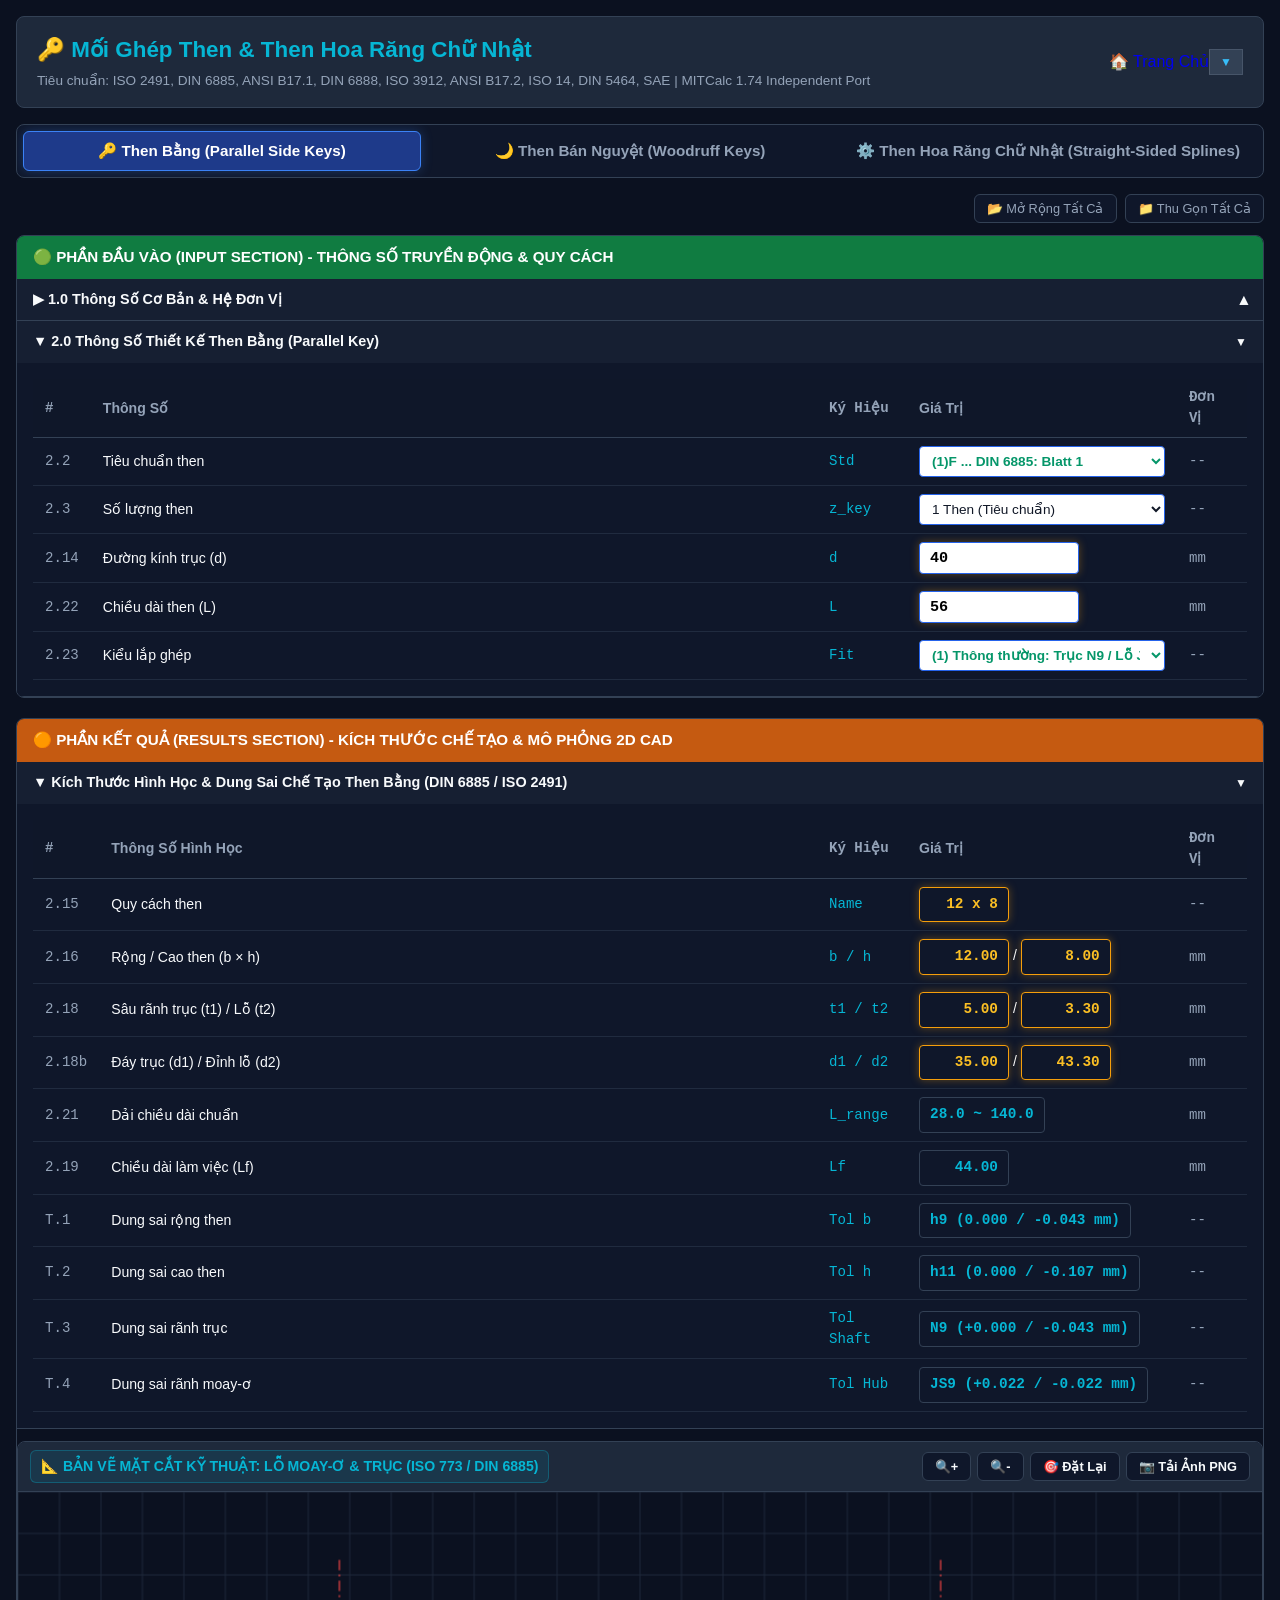
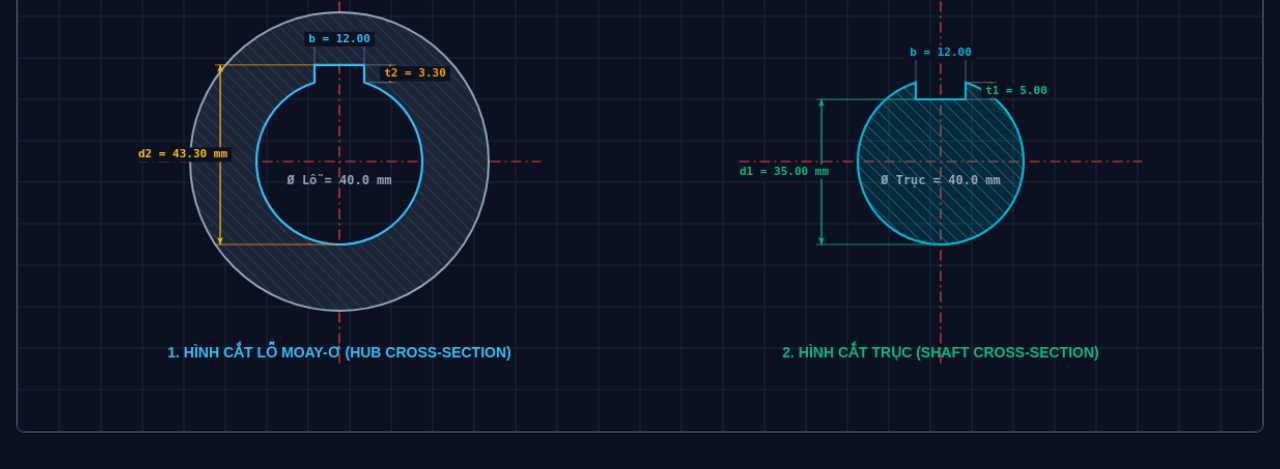
<file: modules/shaft-keys/index.html>
<!DOCTYPE html>
<html lang="vi">
<head>
  <meta charset="UTF-8">
  <meta name="viewport" content="width=device-width, initial-scale=1.0">
  <title>Mô-đun 8: Mối Ghép Then & Then Hoa Răng Chữ Nhật | MITCalc Web App</title>
  <link rel="stylesheet" href="css/keys.css">
<style>

/* Navigation Module Dropdown Unified */
.nav-module-dropdown {
    position: relative;
    display: inline-flex;
    align-items: stretch;
    vertical-align: middle;
}
.nav-module-dropdown .btn-home {
    border-top-right-radius: 0 !important;
    border-bottom-right-radius: 0 !important;
    text-decoration: none;
    display: inline-flex;
    align-items: center;
    border-right: none !important;
}
.nav-module-dropdown .btn-dropdown-toggle {
    border-top-left-radius: 0 !important;
    border-bottom-left-radius: 0 !important;
    padding: 6px 10px !important;
    font-size: 0.75rem !important;
    color: #38bdf8 !important;
    background: #334155;
    border: 1px solid #475569;
    border-left: 1px solid rgba(255, 255, 255, 0.15) !important;
    cursor: pointer !important;
    display: inline-flex;
    align-items: center;
    justify-content: center;
    line-height: 1;
}
.nav-module-dropdown .btn-dropdown-toggle:hover {
    background: #475569 !important;
    color: #ffffff !important;
}
.module-dropdown-menu {
    display: none;
    position: absolute;
    top: calc(100% + 6px);
    left: 0;
    width: 330px;
    background: #0f172a;
    border: 1px solid #334155;
    border-radius: 8px;
    box-shadow: 0 10px 25px -5px rgba(0, 0, 0, 0.6), 0 8px 10px -6px rgba(0, 0, 0, 0.6);
    z-index: 10000;
    overflow: hidden;
    text-align: left;
}
.module-dropdown-menu.show {
    display: block;
}
.module-dropdown-menu .dropdown-header {
    padding: 10px 14px;
    font-size: 0.72rem;
    font-weight: 700;
    letter-spacing: 0.05em;
    color: #94a3b8;
    background: #1e293b;
    border-bottom: 1px solid #334155;
}
.module-dropdown-menu .dropdown-item {
    display: flex;
    align-items: center;
    gap: 12px;
    padding: 10px 14px;
    color: #e2e8f0;
    text-decoration: none;
    border-bottom: 1px solid #1e293b;
    transition: all 0.12s ease;
}
.module-dropdown-menu .dropdown-item:last-child {
    border-bottom: none;
}
.module-dropdown-menu .dropdown-item:hover {
    background: #1e293b;
    color: #38bdf8;
    padding-left: 18px;
}
.module-dropdown-menu .dropdown-item.active {
    background: rgba(14, 165, 233, 0.15);
    border-left: 3px solid #38bdf8;
}
.module-dropdown-menu .dropdown-item.active .item-title {
    color: #38bdf8;
    font-weight: 700;
}
.module-dropdown-menu .dropdown-item .item-icon {
    font-size: 1.15rem;
    flex-shrink: 0;
}
.module-dropdown-menu .dropdown-item .item-info {
    display: flex;
    flex-direction: column;
    gap: 2px;
}
.module-dropdown-menu .dropdown-item .item-title {
    font-size: 0.82rem;
    font-weight: 600;
    line-height: 1.2;
}
.module-dropdown-menu .dropdown-item .item-desc {
    font-size: 0.68rem;
    color: #94a3b8;
    line-height: 1.2;
}

</style>
</head>
<body>
  <div class="app-container">
    <!-- Header -->
    <header class="app-header">
      <div class="header-title-box">
        <h1>🔑 Mối Ghép Then & Then Hoa Răng Chữ Nhật</h1>
        <div class="header-subtitle">Tiêu chuẩn: ISO 2491, DIN 6885, ANSI B17.1, DIN 6888, ISO 3912, ANSI B17.2, ISO 14, DIN 5464, SAE | MITCalc 1.74 Independent Port</div>
      </div>
      <div class="header-actions">
        <div class="nav-module-dropdown" id="navModuleDropdown">
    <a href="../../index.html" class="btn btn-secondary btn-home">🏠 Trang Chủ</a>
    <button type="button" class="btn btn-secondary btn-dropdown-toggle" id="btnModuleMenuToggle" title="Chuyển nhanh module tính toán">▼</button>
    <div class="module-dropdown-menu" id="moduleDropdownMenu">
        <div class="dropdown-header">DANH MỤC MÔ-ĐUN TÍNH TOÁN</div>
        <a href="../spur-gear/index.html" class="dropdown-item">
            <span class="item-icon">⚙️</span>
            <div class="item-info">
                <span class="item-title">Bánh Răng Trụ</span>
                <span class="item-desc">Spur & Helical Gears (ISO 6336)</span>
            </div>
        </a>
        <a href="../bevel-gear/index.html" class="dropdown-item">
            <span class="item-icon">📐</span>
            <div class="item-info">
                <span class="item-title">Bánh Răng Côn</span>
                <span class="item-desc">Bevel Gears (ISO 23509)</span>
            </div>
        </a>
        <a href="../bevel-gear-advanced/index.html" class="dropdown-item">
            <span class="item-icon">🚀</span>
            <div class="item-info">
                <span class="item-title">Bánh Răng Côn (Chuyên Sâu)</span>
                <span class="item-desc">Bevel Gears Advanced (ISO 23509 / Gleason TCA)</span>
            </div>
        </a>
        <a href="../worm-gear/index.html" class="dropdown-item">
            <span class="item-icon">🌀</span>
            <div class="item-info">
                <span class="item-title">Trục Vít - Bánh Vít</span>
                <span class="item-desc">Worm Gears (ISO/CD 14521 / DIN 3996)</span>
            </div>
        </a>
        <a href="../worm-gear-advanced/index.html" class="dropdown-item">
            <span class="item-icon">🚀</span>
            <div class="item-info">
                <span class="item-title">Trục Vít (Chuyên Sâu)</span>
                <span class="item-desc">Worm Gears Advanced (DIN 3996 / Flank TCA)</span>
            </div>
        </a>
        <a href="../tolerances/index.html" class="dropdown-item">
            <span class="item-icon">🎯</span>
            <div class="item-info">
                <span class="item-title">Dung Sai & Lắp Ghép</span>
                <span class="item-desc">Fits & Tolerances (ISO 286 / ANSI)</span>
            </div>
        </a>
        <a href="../shaft-keys/index.html#secParallelKey" class="dropdown-item active">
            <span class="item-icon">🔑</span>
            <div class="item-info">
                <span class="item-title">Then Bằng & Bán Nguyệt (Đang chọn)</span>
                <span class="item-desc">Parallel & Woodruff Keys (DIN 6885)</span>
            </div>
        </a>
        <a href="../shaft-keys/index.html#secStraightSpline" class="dropdown-item">
            <span class="item-icon">🛡️</span>
            <div class="item-info">
                <span class="item-title">Then Hoa Răng Chữ Nhật</span>
                <span class="item-desc">Straight-Sided Splines (ISO 14 / DIN 5464)</span>
            </div>
        </a>
        <a href="../involute-splines/index.html" class="dropdown-item">
            <span class="item-icon">⚙️</span>
            <div class="item-info">
                <span class="item-title">Then Hoa Thân Khai</span>
                <span class="item-desc">Involute Splines (DIN 5480 / ISO 4156)</span>
            </div>
        </a>
        <a href="../roller-chain/index.html" class="dropdown-item">
            <span class="item-icon">⛓️</span>
            <div class="item-info">
                <span class="item-title">Bộ Truyền Xích Con Lăn</span>
                <span class="item-desc">Roller Chains (ISO 606 / ASME B29.1M)</span>
            </div>
        </a>
    </div>
</div>
      </div>
    </header>

    <!-- Subsystem Selector -->
    <div class="subsystem-nav">
      <button class="joint-type-btn active" data-type="parallel">🔑 Then Bằng (Parallel Side Keys)</button>
      <button class="joint-type-btn" data-type="woodruff">🌙 Then Bán Nguyệt (Woodruff Keys)</button>
      <button class="joint-type-btn" data-type="spline">⚙️ Then Hoa Răng Chữ Nhật (Straight-Sided Splines)</button>
    </div>

    <!-- Accordion Global Toolbar -->
    <div class="global-accordion-toolbar">
      <button class="btn-tool" id="btnExpandAll">📂 Mở Rộng Tất Cả</button>
      <button class="btn-tool" id="btnCollapseAll">📁 Thu Gọn Tất Cả</button>
    </div>

    <!-- ========================================== -->
    <!-- MASTER BLOCK 1: INPUT SECTION (#107c41)   -->
    <!-- ========================================== -->
    <div class="master-block">
      <div class="master-header input-header">
        <span>🟢 PHẦN ĐẦU VÀO (INPUT SECTION) - THÔNG SỐ TRUYỀN ĐỘNG & QUY CÁCH</span>
      </div>

      <!-- Mục 1.0: Thông số chung & Đơn vị -->
      <div class="calc-section collapsed" id="sec1Inputs">
        <div class="section-header">
          <span class="section-title">▶ 1.0 Thông Số Cơ Bản & Hệ Đơn Vị</span>
          <span class="section-toggle-icon">▶</span>
        </div>
        <div class="section-body">
          <table class="calc-table">
            <thead>
              <tr>
                <th class="col-num">#</th>
                <th class="col-param">Thông Số</th>
                <th class="col-symbol">Ký Hiệu</th>
                <th class="col-val">Giá Trị</th>
                <th class="col-unit">Đơn Vị</th>
              </tr>
            </thead>
            <tbody>
              <tr>
                <td class="col-num">1.1</td>
                <td class="col-param">Hệ đơn vị tính toán</td>
                <td class="col-symbol">Units</td>
                <td>
                  <select class="user-select" id="selUnits">
                    <option value="metric" selected>Hệ Mét (SI: mm, kW, MPa)</option>
                    <option value="imperial">Hệ Inch (Imperial: in, HP, ksi)</option>
                  </select>
                </td>
                <td class="col-unit">--</td>
              </tr>
            </tbody>
          </table>
        </div>
      </div>

      <!-- Mục 2.0: Đầu vào Then Bằng (Parallel Key) -->
      <div class="calc-section" id="secParallelInputs">
        <div class="section-header">
          <span class="section-title">▼ 2.0 Thông Số Thiết Kế Then Bằng (Parallel Key)</span>
          <span class="section-toggle-icon">▼</span>
        </div>
        <div class="section-body">
          <table class="calc-table">
            <thead>
              <tr>
                <th class="col-num">#</th>
                <th class="col-param">Thông Số</th>
                <th class="col-symbol">Ký Hiệu</th>
                <th class="col-val">Giá Trị</th>
                <th class="col-unit">Đơn Vị</th>
              </tr>
            </thead>
            <tbody>
              <tr>
                <td class="col-num">2.2</td>
                <td class="col-param">Tiêu chuẩn then</td>
                <td class="col-symbol">Std</td>
                <td>
                  <select class="user-select" id="selParallelType"></select>
                </td>
                <td class="col-unit">--</td>
              </tr>
              <tr>
                <td class="col-num">2.3</td>
                <td class="col-param">Số lượng then</td>
                <td class="col-symbol">z_key</td>
                <td>
                  <select class="user-select" id="selParallelNumKeys">
                    <option value="1" selected>1 Then (Tiêu chuẩn)</option>
                    <option value="2">2 Then (Đối xứng 180°)</option>
                    <option value="3">3 Then (Cách đều 120°)</option>
                    <option value="4">4 Then (Đối xứng 90°)</option>
                  </select>
                </td>
                <td class="col-unit">--</td>
              </tr>
              <tr>
                <td class="col-num">2.14</td>
                <td class="col-param">Đường kính trục (d)</td>
                <td class="col-symbol">d</td>
                <td>
                  <input type="number" class="user-input highlight-key-param" id="txtParallelDiam" value="40" step="1" min="1">
                </td>
                <td class="col-unit unit-dim">mm</td>
              </tr>
              <tr>
                <td class="col-num">2.22</td>
                <td class="col-param">Chiều dài then (L)</td>
                <td class="col-symbol">L</td>
                <td>
                  <input type="number" class="user-input highlight-key-param" id="txtParallelLength" value="56" step="1" min="1">
                </td>
                <td class="col-unit unit-dim">mm</td>
              </tr>
              <tr>
                <td class="col-num">2.23</td>
                <td class="col-param">Kiểu lắp ghép</td>
                <td class="col-symbol">Fit</td>
                <td>
                  <select class="user-select" id="selFitClass" style="max-width: 320px; font-weight: bold; color: #059669;">
                    <optgroup label="⭐ 3 KIỂU LẮP PHỔ BIẾN TIÊU CHUẨN (ISO 773 / DIN 6885)">
                      <option value="normal" selected style="color: #059669; font-weight: bold;">(1) Thông thường: Trục N9 / Lỗ JS9 (Tiêu chuẩn xưởng)</option>
                      <option value="tight" style="color: #059669; font-weight: bold;">(2) Chặt / Cố định: Trục P9 / Lỗ JS9 (Tải va đập, đảo chiều)</option>
                      <option value="sliding" style="color: #059669; font-weight: bold;">(3) Trượt / Di động: Trục JS9 / Lỗ D10 (Bánh răng trượt)</option>
                    </optgroup>
                    <optgroup label="⚙️ CÁC KIỂU LẮP DUNG SAI MỞ RỘNG (EXTENDED FITS)">
                      <option value="tight_p9_p9">(4) Rất chặt / Ép cưỡng bức: Trục P9 / Lỗ P9</option>
                      <option value="sliding_h9_d10">(5) Trượt tự do: Trục H9 / Lỗ D10</option>
                      <option value="sliding_h9_f8">(6) Trượt dẫn hướng chính xác: Trục H9 / Lỗ F8</option>
                      <option value="normal_h9_h9">(7) Lắp trung gian cơ bản: Trục H9 / Lỗ H9</option>
                      <option value="loose_d10_d10">(8) Lắp lỏng tháo lắp nhanh: Trục D10 / Lỗ D10</option>
                      <option value="light_js9_js9">(9) Lắp trung gian nhẹ: Trục JS9 / Lỗ JS9</option>
                      <option value="ansi_class1">(10) Chuẩn Mỹ Class 1: Clearance Fit (Hệ Inch)</option>
                      <option value="ansi_class2">(11) Chuẩn Mỹ Class 2: Transition Fit (Hệ Inch)</option>
                      <option value="ansi_class3">(12) Chuẩn Mỹ Class 3: Interference Fit (Hệ Inch)</option>
                    </optgroup>
                  </select>
                </td>
                <td class="col-unit">--</td>
              </tr>
            </tbody>
          </table>
        </div>
      </div>

      <!-- Mục 4.0: Đầu vào Then Bán Nguyệt (Woodruff Key) -->
      <div class="calc-section" id="secWoodruffInputs" style="display: none;">
        <div class="section-header">
          <span class="section-title">▼ 4.0 Thông Số Thiết Kế Then Bán Nguyệt (Woodruff Key)</span>
          <span class="section-toggle-icon">▼</span>
        </div>
        <div class="section-body">
          <table class="calc-table">
            <thead>
              <tr>
                <th class="col-num">#</th>
                <th class="col-param">Thông Số</th>
                <th class="col-symbol">Ký Hiệu</th>
                <th class="col-val">Giá Trị</th>
                <th class="col-unit">Đơn Vị</th>
              </tr>
            </thead>
            <tbody>
              <tr>
                <td class="col-num">4.2</td>
                <td class="col-param">Tiêu chuẩn then bán nguyệt</td>
                <td class="col-symbol">Std</td>
                <td>
                  <select class="user-select" id="selWoodruffType"></select>
                </td>
                <td class="col-unit">--</td>
              </tr>
              <tr>
                <td class="col-num">4.18</td>
                <td class="col-param">Đường kính trục</td>
                <td class="col-symbol">d</td>
                <td>
                  <input type="number" class="user-input highlight-key-param" id="txtWoodruffDiam" value="25" step="1" min="1">
                </td>
                <td class="col-unit unit-dim">mm</td>
              </tr>
              <tr>
                <td class="col-num">4.19</td>
                <td class="col-param">Chọn quy cách then đĩa</td>
                <td class="col-symbol">Key</td>
                <td>
                  <select class="user-select" id="selWoodruffKey"></select>
                </td>
                <td class="col-unit">--</td>
              </tr>
            </tbody>
          </table>

          <div class="tech-img-box">
            <img src="img/keys_woodruff_dimensions.png" alt="Kích thước Then Bán Nguyệt DIN 6888">
          </div>
        </div>
      </div>

      <!-- Mục 6.0: Đầu vào Then Hoa Răng Chữ Nhật (Straight Splines) -->
      <div class="calc-section" id="secSplineInputs" style="display: none;">
        <div class="section-header">
          <span class="section-title">▼ 6.0 Thông Số Thiết Kế Then Hoa Răng Chữ Nhật (Straight Spline)</span>
          <span class="section-toggle-icon">▼</span>
        </div>
        <div class="section-body">
          <table class="calc-table">
            <thead>
              <tr>
                <th class="col-num">#</th>
                <th class="col-param">Thông Số</th>
                <th class="col-symbol">Ký Hiệu</th>
                <th class="col-val">Giá Trị</th>
                <th class="col-unit">Đơn Vị</th>
              </tr>
            </thead>
            <tbody>
              <tr>
                <td class="col-num">6.2</td>
                <td class="col-param">Dòng tiêu chuẩn then hoa</td>
                <td class="col-symbol">Std</td>
                <td>
                  <select class="user-select" id="selSplineType"></select>
                </td>
                <td class="col-unit">--</td>
              </tr>
              <tr>
                <td class="col-num">6.8</td>
                <td class="col-param">Chọn quy cách then hoa</td>
                <td class="col-symbol">Spline</td>
                <td>
                  <select class="user-select" id="selSplineSize"></select>
                </td>
                <td class="col-unit">--</td>
              </tr>
              <tr>
                <td class="col-num">6.15</td>
                <td class="col-param">Chiều dài then hoa làm việc</td>
                <td class="col-symbol">L</td>
                <td>
                  <input type="number" class="user-input highlight-key-param" id="txtSplineLength" value="60" step="1" min="1">
                </td>
                <td class="col-unit unit-dim">mm</td>
              </tr>
            </tbody>
          </table>

          <div class="tech-img-box">
            <img src="img/keys_splines_dimensions.png" alt="Kích thước Then Hoa Răng Chữ Nhật ISO 14">
          </div>
        </div>
      </div>
    </div>

    <!-- ========================================== -->
    <!-- MASTER BLOCK 2: RESULTS SECTION (#c55a11) -->
    <!-- ========================================== -->
    <div class="master-block">
      <div class="master-header results-header">
        <span>🟠 PHẦN KẾT QUẢ (RESULTS SECTION) - KÍCH THƯỚC CHẾ TẠO & MÔ PHỎNG 2D CAD</span>
      </div>

      <!-- Kết quả Then Bằng -->
      <div class="calc-section" id="secParallelResults">
        <div class="section-header">
          <span class="section-title">▼ Kích Thước Hình Học & Dung Sai Chế Tạo Then Bằng (DIN 6885 / ISO 2491)</span>
          <span class="section-toggle-icon">▼</span>
        </div>
        <div class="section-body">
          <table class="calc-table">
            <thead>
              <tr>
                <th class="col-num">#</th>
                <th class="col-param">Thông Số Hình Học</th>
                <th class="col-symbol">Ký Hiệu</th>
                <th class="col-val">Giá Trị</th>
                <th class="col-unit">Đơn Vị</th>
              </tr>
            </thead>
            <tbody>
              <tr>
                <td class="col-num">2.15</td>
                <td class="col-param">Quy cách then</td>
                <td class="col-symbol">Name</td>
                <td><span class="output-eng highlight-key-param" id="outParallelKeyName">--</span></td>
                <td class="col-unit">--</td>
              </tr>
              <tr>
                <td class="col-num">2.16</td>
                <td class="col-param">Rộng / Cao then (b × h)</td>
                <td class="col-symbol">b / h</td>
                <td>
                  <span class="output-eng highlight-key-param" id="outParallelB">--</span> /
                  <span class="output-eng highlight-key-param" id="outParallelH">--</span>
                </td>
                <td class="col-unit unit-dim">mm</td>
              </tr>
              <tr>
                <td class="col-num">2.18</td>
                <td class="col-param">Sâu rãnh trục (t1) / Lỗ (t2)</td>
                <td class="col-symbol">t1 / t2</td>
                <td>
                  <span class="output-eng highlight-key-param" id="outParallelT1">--</span> /
                  <span class="output-eng highlight-key-param" id="outParallelT2">--</span>
                </td>
                <td class="col-unit unit-dim">mm</td>
              </tr>
              <tr>
                <td class="col-num">2.18b</td>
                <td class="col-param">Đáy trục (d1) / Đỉnh lỗ (d2)</td>
                <td class="col-symbol">d1 / d2</td>
                <td>
                  <span class="output-eng highlight-key-param" id="outParallelD1">--</span> /
                  <span class="output-eng highlight-key-param" id="outParallelD2">--</span>
                </td>
                <td class="col-unit unit-dim">mm</td>
              </tr>
              <tr>
                <td class="col-num">2.21</td>
                <td class="col-param">Dải chiều dài chuẩn</td>
                <td class="col-symbol">L_range</td>
                <td><span class="output-eng" id="outParallelRange">--</span></td>
                <td class="col-unit unit-dim">mm</td>
              </tr>
              <tr>
                <td class="col-num">2.19</td>
                <td class="col-param">Chiều dài làm việc (Lf)</td>
                <td class="col-symbol">Lf</td>
                <td><span class="output-eng" id="outParallelLf">--</span></td>
                <td class="col-unit unit-dim">mm</td>
              </tr>
              <!-- Dung sai -->
              <tr>
                <td class="col-num">T.1</td>
                <td class="col-param">Dung sai rộng then</td>
                <td class="col-symbol">Tol b</td>
                <td><span class="output-eng" id="outTolWidth" style="text-align: left; min-width: 140px;">--</span></td>
                <td class="col-unit">--</td>
              </tr>
              <tr>
                <td class="col-num">T.2</td>
                <td class="col-param">Dung sai cao then</td>
                <td class="col-symbol">Tol h</td>
                <td><span class="output-eng" id="outTolHeight" style="text-align: left; min-width: 140px;">--</span></td>
                <td class="col-unit">--</td>
              </tr>
              <tr>
                <td class="col-num">T.3</td>
                <td class="col-param">Dung sai rãnh trục</td>
                <td class="col-symbol">Tol Shaft</td>
                <td><span class="output-eng" id="outTolShaft" style="text-align: left; min-width: 140px;">--</span></td>
                <td class="col-unit">--</td>
              </tr>
              <tr>
                <td class="col-num">T.4</td>
                <td class="col-param">Dung sai rãnh moay-ơ</td>
                <td class="col-symbol">Tol Hub</td>
                <td><span class="output-eng" id="outTolHub" style="text-align: left; min-width: 140px;">--</span></td>
                <td class="col-unit">--</td>
              </tr>
            </tbody>
          </table>
        </div>
      </div>

      <!-- Kết quả Then Bán Nguyệt -->
      <div class="calc-section" id="secWoodruffResults" style="display: none;">
        <div class="section-header">
          <span class="section-title">▼ Kích Thước Hình Học Then Bán Nguyệt (DIN 6888 / ANSI B17.2)</span>
          <span class="section-toggle-icon">▼</span>
        </div>
        <div class="section-body">
          <table class="calc-table">
            <thead>
              <tr>
                <th class="col-num">#</th>
                <th class="col-param">Thông Số Hình Học</th>
                <th class="col-symbol">Ký Hiệu</th>
                <th class="col-val">Giá Trị</th>
                <th class="col-unit">Đơn Vị</th>
              </tr>
            </thead>
            <tbody>
              <tr>
                <td class="col-num">4.19</td>
                <td class="col-param">Tên quy cách then đĩa</td>
                <td class="col-symbol">Name</td>
                <td><span class="output-eng highlight-key-param" id="outWoodruffKeyName">--</span></td>
                <td class="col-unit">--</td>
              </tr>
              <tr>
                <td class="col-num">4.20</td>
                <td class="col-param">Chiều rộng then / Chiều cao then</td>
                <td class="col-symbol">b / h</td>
                <td>
                  <span class="output-eng highlight-key-param" id="outWoodruffB">--</span> /
                  <span class="output-eng highlight-key-param" id="outWoodruffH">--</span>
                </td>
                <td class="col-unit unit-dim">mm</td>
              </tr>
              <tr>
                <td class="col-num">4.21</td>
                <td class="col-param">Đường kính đĩa / Chiều dài danh nghĩa</td>
                <td class="col-symbol">Dk / L</td>
                <td>
                  <span class="output-eng highlight-key-param" id="outWoodruffDk">--</span> /
                  <span class="output-eng" id="outWoodruffL">--</span>
                </td>
                <td class="col-unit unit-dim">mm</td>
              </tr>
              <tr>
                <td class="col-num">4.22</td>
                <td class="col-param">Sâu rãnh trục (t1) / Lỗ (t2)</td>
                <td class="col-symbol">t1 / t2</td>
                <td>
                  <span class="output-eng" id="outWoodruffT1">--</span> /
                  <span class="output-eng" id="outWoodruffT2">--</span>
                </td>
                <td class="col-unit unit-dim">mm</td>
              </tr>
              <tr>
                <td class="col-num">4.22b</td>
                <td class="col-param">Đáy trục (d1) / Đỉnh lỗ (d2)</td>
                <td class="col-symbol">d1 / d2</td>
                <td>
                  <span class="output-eng highlight-key-param" id="outWoodruffD1">--</span> /
                  <span class="output-eng highlight-key-param" id="outWoodruffD2">--</span>
                </td>
                <td class="col-unit unit-dim">mm</td>
              </tr>
              <tr>
                <td class="col-num">4.24</td>
                <td class="col-param">Diện tích tiếp xúc trục / moay-ơ</td>
                <td class="col-symbol">As / Ah</td>
                <td>
                  <span class="output-eng" id="outWoodruffAreaS">--</span> /
                  <span class="output-eng" id="outWoodruffAreaH">--</span>
                </td>
                <td class="col-unit">mm²</td>
              </tr>
            </tbody>
          </table>
        </div>
      </div>

      <!-- Kết quả Then Hoa Răng Chữ Nhật -->
      <div class="calc-section" id="secSplineResults" style="display: none;">
        <div class="section-header">
          <span class="section-title">▼ Kích Thước Hình Học Then Hoa Răng Chữ Nhật (ISO 14 / DIN 5464 / SAE)</span>
          <span class="section-toggle-icon">▼</span>
        </div>
        <div class="section-body">
          <table class="calc-table">
            <thead>
              <tr>
                <th class="col-num">#</th>
                <th class="col-param">Thông Số Hình Học</th>
                <th class="col-symbol">Ký Hiệu</th>
                <th class="col-val">Giá Trị</th>
                <th class="col-unit">Đơn Vị</th>
              </tr>
            </thead>
            <tbody>
              <tr>
                <td class="col-num">6.8</td>
                <td class="col-param">Tên quy cách then hoa</td>
                <td class="col-symbol">Name</td>
                <td><span class="output-eng highlight-key-param" id="outSplineName">--</span></td>
                <td class="col-unit">--</td>
              </tr>
              <tr>
                <td class="col-num">6.11</td>
                <td class="col-param">Số then (số răng)</td>
                <td class="col-symbol">n</td>
                <td><span class="output-eng highlight-key-param" id="outSplineN">--</span></td>
                <td class="col-unit">răng</td>
              </tr>
              <tr>
                <td class="col-num">6.9</td>
                <td class="col-param">Đường kính ngoài (Major diameter)</td>
                <td class="col-symbol">D</td>
                <td><span class="output-eng highlight-key-param" id="outSplineD">--</span></td>
                <td class="col-unit unit-dim">mm</td>
              </tr>
              <tr>
                <td class="col-num">6.10</td>
                <td class="col-param">Đường kính trong (Minor diameter)</td>
                <td class="col-symbol">d</td>
                <td><span class="output-eng highlight-key-param" id="outSplined">--</span></td>
                <td class="col-unit unit-dim">mm</td>
              </tr>
              <tr>
                <td class="col-num">6.12</td>
                <td class="col-param">Chiều rộng then (Tooth width)</td>
                <td class="col-symbol">b</td>
                <td><span class="output-eng highlight-key-param" id="outSplineB">--</span></td>
                <td class="col-unit unit-dim">mm</td>
              </tr>
              <tr>
                <td class="col-num">6.13</td>
                <td class="col-param">Vát mép góc răng</td>
                <td class="col-symbol">s</td>
                <td><span class="output-eng" id="outSplineS">--</span></td>
                <td class="col-unit unit-dim">mm</td>
              </tr>
              <tr>
                <td class="col-num">6.14</td>
                <td class="col-param">Chiều cao răng / Bán kính trung bình</td>
                <td class="col-symbol">h / dm</td>
                <td>
                  <span class="output-eng" id="outSplineH">--</span> /
                  <span class="output-eng" id="outSplineDm">--</span>
                </td>
                <td class="col-unit unit-dim">mm</td>
              </tr>
              <tr>
                <td class="col-num">6.16</td>
                <td class="col-param">Bề rộng rãnh răng trên trục</td>
                <td class="col-symbol">w_slot</td>
                <td><span class="output-eng" id="outSplineSlot">--</span></td>
                <td class="col-unit unit-dim">mm</td>
              </tr>
              <tr>
                <td class="col-num">T.1</td>
                <td class="col-param">Hình thức định tâm (Centering)</td>
                <td class="col-symbol">Type</td>
                <td><span class="output-eng" id="outSplineCentering" style="text-align: left; min-width: 200px;">--</span></td>
                <td class="col-unit">--</td>
              </tr>
              <tr>
                <td class="col-num">T.2</td>
                <td class="col-param">Lắp ghép đường kính trong (d)</td>
                <td class="col-symbol">Fit d</td>
                <td><span class="output-eng" id="outSplineMinorFit" style="text-align: left; min-width: 200px;">--</span></td>
                <td class="col-unit">--</td>
              </tr>
              <tr>
                <td class="col-num">T.3</td>
                <td class="col-param">Lắp ghép cạnh răng (b)</td>
                <td class="col-symbol">Fit b</td>
                <td><span class="output-eng" id="outSplineWidthFit" style="text-align: left; min-width: 200px;">--</span></td>
                <td class="col-unit">--</td>
              </tr>
            </tbody>
          </table>
        </div>
      </div>

      <!-- Khung vẽ 2D Canvas CAD Tương Tác -->
      <div class="canvas-container-box">
        <div class="canvas-toolbar">
          <div class="canvas-btn-group">
            <span class="canvas-title-badge">📐 BẢN VẼ MẶT CẮT KỸ THUẬT: LỖ MOAY-Ơ & TRỤC (ISO 773 / DIN 6885)</span>
          </div>
          <div class="canvas-btn-group">
            <button class="btn-canvas" id="btnZoomIn">🔍+</button>
            <button class="btn-canvas" id="btnZoomOut">🔍-</button>
            <button class="btn-canvas" id="btnResetView">🎯 Đặt Lại</button>
            <button class="btn-canvas" id="btnDownloadPNG">📷 Tải Ảnh PNG</button>
          </div>
        </div>
        <canvas id="keysCanvas" width="1200" height="520"></canvas>
      </div>

      <!-- MỤC GIẢI THÍCH KỸ THUẬT: THEN BÁN NGUYỆT (WOODRUFF KEYS) -->
      <div class="calc-section" id="secWoodruffGuide" style="display: none; margin-top: 1.5rem;">
        <div class="section-header" style="background: linear-gradient(90deg, #1e3a8a, #0f172a); cursor: pointer;">
          <span class="section-title">▼ 📖 HƯỚNG DẪN KỸ THUẬT & GIẢI THÍCH LỰA CHỌN MỤC 4.2 (THEN BÁN NGUYỆT)</span>
          <span class="section-toggle-icon">▼</span>
        </div>
        <div class="section-body" style="background: #0b1329; padding: 1.25rem; font-size: 0.9rem; line-height: 1.6; color: #cbd5e1;">
          
          <div style="margin-bottom: 1.25rem;">
            <h4 style="color: #38bdf8; margin: 0 0 0.5rem 0; font-size: 1rem;">1. Ý Nghĩa Kỹ Thuật 10 Tùy Chọn Tiêu Chuẩn Mục 4.2:</h4>
            <div style="overflow-x: auto;">
              <table class="calc-table" style="min-width: 600px; font-size: 0.85rem;">
                <thead>
                  <tr style="background: #1e293b;">
                    <th style="width: 70px;">Mã</th>
                    <th>Tiêu chuẩn & Phân loại</th>
                    <th>Đặc điểm hình học</th>
                    <th>Ứng dụng thực tế khuyến nghị</th>
                  </tr>
                </thead>
                <tbody>
                  <tr>
                    <td style="font-weight: bold; color: #38bdf8;">A</td>
                    <td><b>ANSI B17.2 A</b> (Full radius)</td>
                    <td>Đáy then là cung tròn liên tục bán kính R = Dk/2. Rãnh trên trục phay bằng dao phay đĩa tròn chuẩn.</td>
                    <td>Tiêu chuẩn thông dụng nhất của Mỹ cho trục truyền lực thông thường và đầu trục côn.</td>
                  </tr>
                  <tr>
                    <td style="font-weight: bold; color: #38bdf8;">B</td>
                    <td><b>ANSI B17.2 B</b> (Flat bottom)</td>
                    <td>Đáy then được vát phẳng một phần ở điểm sâu nhất của cung tròn.</td>
                    <td>Giảm độ sâu khoét rãnh trên trục, bảo vệ độ bền chống uốn của trục nhỏ hoặc khi chịu tải dập hướng tâm.</td>
                  </tr>
                  <tr>
                    <td style="font-weight: bold; color: #10b981;">C</td>
                    <td><b>DIN 6888 (A)</b> (Deep keyway in hub)</td>
                    <td>Rãnh moay-ơ khoét sâu hơn (t2 lớn hơn, t1 nông hơn trên trục).</td>
                    <td>Moay-ơ bằng <b>vật liệu mềm</b> (nhôm, gang xám, đồng) cần diện tích tiếp xúc dập lớn tránh xé rãnh.</td>
                  </tr>
                  <tr>
                    <td style="font-weight: bold; color: #10b981;">D</td>
                    <td><b>DIN 6888 (B)</b> (Shallow keyway in hub)</td>
                    <td>Rãnh moay-ơ nông hơn (t2 nhỏ hơn, t1 sâu hơn vào trục).</td>
                    <td>Moay-ơ <b>thành mỏng</b> hoặc thép tôi cứng, giúp giữ chiều dày thành moay-ơ tránh nứt vỡ.</td>
                  </tr>
                  <tr>
                    <td style="font-weight: bold; color: #94a3b8;">E</td>
                    <td><b>BS 6: Part 1 (A)</b> (Full radius)</td>
                    <td>Tiêu chuẩn Anh hệ Inch, đáy cung tròn toàn bộ.</td>
                    <td>Thiết bị cơ khí chế tạo theo chuẩn British Standard (BSI).</td>
                  </tr>
                  <tr>
                    <td style="font-weight: bold; color: #94a3b8;">F</td>
                    <td><b>BS 6: Part 1 (B)</b> (Flat bottom)</td>
                    <td>Tiêu chuẩn Anh hệ Inch, đáy vát phẳng.</td>
                    <td>Cụm trục nhỏ truyền động hệ Inch của Anh.</td>
                  </tr>
                  <tr>
                    <td style="font-weight: bold; color: #fbbf24;">G</td>
                    <td><b>JIS B 1301 WA</b> (Full radius)</td>
                    <td>Tiêu chuẩn Nhật Bản hệ Mét, loại WA đĩa tròn hoàn toàn.</td>
                    <td>Thiết bị, máy công cụ và công nghiệp ôtô Nhật Bản (Toyota, Honda, Komatsu...).</td>
                  </tr>
                  <tr>
                    <td style="font-weight: bold; color: #fbbf24;">H</td>
                    <td><b>JIS B 1301 WB</b> (Flat bottom)</td>
                    <td>Tiêu chuẩn Nhật Bản hệ Mét, loại WB vát phẳng đáy.</td>
                    <td>Cụm trục chịu tải của Nhật cần giảm độ sâu khoét rãnh trên trục.</td>
                  </tr>
                  <tr>
                    <td style="font-weight: bold; color: #cbd5e1;">I</td>
                    <td><b>CSN 30 1385.1</b> (Full radius)</td>
                    <td>Tiêu chuẩn Tiệp Khắc / Đông Âu, loại đáy tròn (tương đương GOST 24071).</td>
                    <td>Máy móc công nghiệp, thiết bị khai khoáng Đông Âu / Nga.</td>
                  </tr>
                  <tr>
                    <td style="font-weight: bold; color: #cbd5e1;">J</td>
                    <td><b>CSN 30 1385.2</b> (Flattened tips)</td>
                    <td>Dạng vát phẳng hai góc đỉnh của then.</td>
                    <td>Chống cọ sát và kẹt then khi lắp ráp nghiêng trên cổ trục côn.</td>
                  </tr>
                </tbody>
              </table>
            </div>
          </div>

          <div style="background: rgba(15, 23, 42, 0.7); border: 1px solid #1e293b; border-radius: 6px; padding: 1rem;">
            <h4 style="color: #38bdf8; margin: 0 0 0.5rem 0; font-size: 1rem;">2. Cẩm Nang Ứng Dụng Xưởng Cho Kỹ Sư Cơ Khí:</h4>
            <ul style="margin: 0; padding-left: 1.25rem;">
              <li><b>Tự lựa góc nghiêng:</b> Then bán nguyệt có thể xoay tự do trong rãnh trục tròn, cực kỳ thích hợp cho <b>đầu trục côn</b> lắp bánh đà, bánh đai puly, bánh răng côn mà không sợ bị lệch góc nghiêng.</li>
              <li><b>Giới hạn chịu tải:</b> Do rãnh then khoét sâu hơn then bằng, độ bền uốn của trục bị giảm nhiều hơn. Vì vậy then bán nguyệt chỉ dùng cho <b>mô-men xoắn nhẹ đến trung bình</b> hoặc các trục phụ trợ định vị.</li>
              <li><b>Quy tắc chọn:</b> Nếu moay-ơ mềm (nhôm, gang), luôn chọn loại <b>C (DIN 6888 A - Rãnh moay-ơ sâu)</b> để tăng diện tích tiếp xúc dập. Nếu moay-ơ thành mỏng, chọn loại <b>D (DIN 6888 B)</b>.</li>
            </ul>
          </div>

        </div>
      </div>

      <!-- MỤC GIẢI THÍCH KỸ THUẬT: THEN HOA RĂNG CHỮ NHẬT (STRAIGHT-SIDED SPLINES) -->
      <div class="calc-section" id="secSplineGuide" style="display: none; margin-top: 1.5rem;">
        <div class="section-header" style="background: linear-gradient(90deg, #1e3a8a, #0f172a); cursor: pointer;">
          <span class="section-title">▼ 📖 HƯỚNG DẪN KỸ THUẬT & PHÂN TÍCH CHUYÊN SÂU LẮP GHÉP THEN HOA RĂNG CHỮ NHẬT</span>
          <span class="section-toggle-icon">▼</span>
        </div>
        <div class="section-body" style="background: #0b1329; padding: 1.25rem; font-size: 0.9rem; line-height: 1.6; color: #cbd5e1;">
          
          <!-- Phần 1: Giải thích lựa chọn Mục 6.2 -->
          <div style="margin-bottom: 1.25rem;">
            <h4 style="color: #38bdf8; margin: 0 0 0.5rem 0; font-size: 1rem;">1. Giải Thích Các Lựa Chọn Tiêu Chuẩn Mục 6.2 (Dòng Tiêu Chuẩn Then Hoa):</h4>
            <div style="overflow-x: auto;">
              <table class="calc-table" style="min-width: 600px; font-size: 0.85rem;">
                <thead>
                  <tr style="background: #1e293b;">
                    <th style="width: 70px;">Mã</th>
                    <th>Dòng tiêu chuẩn</th>
                    <th>Chế độ làm việc / Cấp tải</th>
                    <th>Đặc điểm kỹ thuật & Ứng dụng</th>
                  </tr>
                </thead>
                <tbody>
                  <tr>
                    <td style="font-weight: bold; color: #38bdf8;">A</td>
                    <td><b>SAE - Series A</b></td>
                    <td>Permanent Fit (Lắp cố định)</td>
                    <td>Răng khít chặt, khe hở sườn răng bằng 0 hoặc có độ dôi nhẹ. Dùng cho chi tiết ép cố định trên trục, không di trượt (bánh đà, khớp nối trục cứng).</td>
                  </tr>
                  <tr>
                    <td style="font-weight: bold; color: #38bdf8;">B</td>
                    <td><b>SAE - Series B</b></td>
                    <td>To slide without load (Trượt không tải)</td>
                    <td>Có khe hở sườn răng vừa phải. Chi tiết chỉ trượt dọc trục khi đã ngắt tải/côn (ví dụ: bánh răng di trượt trong hộp số tay khi chuyển số).</td>
                  </tr>
                  <tr>
                    <td style="font-weight: bold; color: #38bdf8;">C</td>
                    <td><b>SAE - Series C</b></td>
                    <td>To slide under load (Trượt có tải)</td>
                    <td>Răng thấp, bề rộng then lớn, có khe hở bôi trơn. Chi tiết vừa truyền mô-men xoắn vừa trượt dọc trục liên tục (ống trượt các-đăng xe tải, bàn máy tiện/phay).</td>
                  </tr>
                  <tr>
                    <td style="font-weight: bold; color: #10b981;">D</td>
                    <td><b>ISO 14 - Light series</b></td>
                    <td>Dãy nhẹ (Hệ Mét)</td>
                    <td>Chiều cao răng thấp, số răng vừa phải (n = 6). Dùng cho kết cấu chịu tải nhỏ đến trung bình, ưu tiên tiết kiệm vật liệu và kích thước nhỏ gọn.</td>
                  </tr>
                  <tr>
                    <td style="font-weight: bold; color: #10b981;">E</td>
                    <td><b>ISO 14 - Medium series</b></td>
                    <td>Dãy trung bình (Chuẩn công nghiệp)</td>
                    <td>Cân bằng tối ưu giữa khả năng chịu mô-men xoắn và độ bền mỏi (n = 6, 8, 10). Đây là chuẩn phổ biến nhất trong chế tạo máy toàn cầu.</td>
                  </tr>
                  <tr>
                    <td style="font-weight: bold; color: #f59e0b;">F, I</td>
                    <td><b>DIN 5464 / CSN 01 4942</b></td>
                    <td>Heavy series (Dãy nặng)</td>
                    <td>Răng cao, rãnh sâu, số răng nhiều (n = 8 đến 20). Dùng cho máy móc siêu nặng, tải va đập và đảo chiều cực mạnh (máy cán thép, máy xúc, hộp số xe công trình).</td>
                  </tr>
                </tbody>
              </table>
            </div>
          </div>

          <!-- Phần 2: Phân tích chuyên sâu về 3 phương pháp định tâm -->
          <div style="margin-bottom: 1.25rem;">
            <h4 style="color: #f59e0b; margin: 0 0 0.5rem 0; font-size: 1rem;">2. Phân Tích Chuyên Sâu 3 Phương Pháp Định Tâm & Lắp Ghép Then Hoa Chữ Nhật:</h4>
            <div style="display: grid; grid-template-columns: repeat(auto-fit, minmax(280px, 1fr)); gap: 1rem; margin-top: 0.75rem;">
              
              <div style="background: rgba(15, 23, 42, 0.85); border: 1px solid #1e3a8a; border-radius: 6px; padding: 1rem;">
                <h5 style="color: #38bdf8; margin: 0 0 0.5rem 0; font-size: 0.95rem;">🎯 Định Tâm Theo Đường Kính Trong (d)</h5>
                <p style="margin: 0 0 0.5rem 0; font-size: 0.85rem; color: #94a3b8;"><b>Phổ biến nhất & Chính xác nhất trong chế tạo máy:</b></p>
                <ul style="margin: 0; padding-left: 1.2rem; font-size: 0.85rem;">
                  <li><b>Bản chất:</b> Lỗ moay-ơ và trục tiếp xúc chính xác tại đường kính đáy d. Bề rộng b truyền lực, đường kính đỉnh D có khe hở tự do lớn.</li>
                  <li><b>Ưu điểm công nghệ:</b> Sau khi tôi cứng nhiệt luyện, lỗ moay-ơ có thể dùng máy mài tròn trong để mài bóng mặt trụ d đạt độ đồng tâm rất cao (IT6, IT7). Đáy rãnh trục cũng mài định hình dễ dàng.</li>
                  <li><b>Ứng dụng:</b> Trục truyền động tốc độ cao, hộp số ôtô, máy công cụ chính xác sau nhiệt luyện.</li>
                </ul>
              </div>

              <div style="background: rgba(15, 23, 42, 0.85); border: 1px solid #1e3a8a; border-radius: 6px; padding: 1rem;">
                <h5 style="color: #10b981; margin: 0 0 0.5rem 0; font-size: 0.95rem;">🎯 Định Tâm Theo Đường Kính Ngoài (D)</h5>
                <p style="margin: 0 0 0.5rem 0; font-size: 0.85rem; color: #94a3b8;"><b>Dùng khi moay-ơ không tôi cứng:</b></p>
                <ul style="margin: 0; padding-left: 1.2rem; font-size: 0.85rem;">
                  <li><b>Bản chất:</b> Lỗ và trục tiếp xúc định tâm tại đường kính ngoài D. Bề rộng b truyền lực, đường kính trong d có khe hở tự do.</li>
                  <li><b>Đặc điểm:</b> Đỉnh răng trục là mặt trụ ngoài nên mài tròn ngoài rất dễ. Tuy nhiên đáy rãnh lỗ moay-ơ rất khó mài sau tôi cứng.</li>
                  <li><b>Ứng dụng:</b> Chỉ dùng khi moay-ơ không tôi cứng (độ cứng HB &lt; 350) để sau khi chuốt là đạt độ chính xác ngay không cần mài lại.</li>
                </ul>
              </div>

              <div style="background: rgba(15, 23, 42, 0.85); border: 1px solid #1e3a8a; border-radius: 6px; padding: 1rem;">
                <h5 style="color: #f59e0b; margin: 0 0 0.5rem 0; font-size: 0.95rem;">🎯 Định Tâm Theo Mặt Bên Răng (b)</h5>
                <p style="margin: 0 0 0.5rem 0; font-size: 0.85rem; color: #94a3b8;"><b>Chuyên dùng cho mô-men xoắn cực lớn:</b></p>
                <ul style="margin: 0; padding-left: 1.2rem; font-size: 0.85rem;">
                  <li><b>Bản chất:</b> Tiếp xúc định tâm và truyền tải đều bằng hai mặt bên răng b. Cả d và D đều có khe hở tự do lớn.</li>
                  <li><b>Đặc điểm:</b> Tải trọng phân bố đều trên tất cả các răng khi truyền mô-men xoắn đảo chiều mạnh, nhưng độ đồng tâm hướng tâm kém hơn định tâm theo d.</li>
                  <li><b>Ứng dụng:</b> Máy kéo, máy cán thép, máy khoan công trình không đòi hỏi tốc độ quay quá cao.</li>
                </ul>
              </div>

            </div>
          </div>

          <!-- Phần 3: Bảng tra dung sai chuẩn ISO 14 / DIN 5464 / TCVN -->
          <div>
            <h4 style="color: #38bdf8; margin: 0 0 0.5rem 0; font-size: 1rem;">3. Bảng Tra Cứu Dung Sai Lắp Ghép Then Hoa Chữ Nhật (ISO 14 / DIN 5464 / TCVN):</h4>
            <div style="overflow-x: auto;">
              <table class="calc-table" style="min-width: 650px; font-size: 0.85rem;">
                <thead>
                  <tr style="background: #1e293b;">
                    <th>Phương pháp định tâm</th>
                    <th>Yếu tố hình học</th>
                    <th>Lỗ (Hub)</th>
                    <th>Trục cố định (Fixed)</th>
                    <th>Trục trượt không tải</th>
                    <th>Trục trượt có tải</th>
                  </tr>
                </thead>
                <tbody>
                  <tr>
                    <td rowspan="3" style="font-weight: bold; color: #38bdf8;">Định tâm theo d<br>(Phổ biến nhất)</td>
                    <td><b>Mặt định tâm (d)</b></td>
                    <td style="color: #22d3ee;">H7</td>
                    <td style="color: #fbbf24;">js6 hoặc k6</td>
                    <td style="color: #fbbf24;">g6</td>
                    <td style="color: #fbbf24;">f7</td>
                  </tr>
                  <tr>
                    <td><b>Mặt truyền lực (b)</b></td>
                    <td style="color: #22d3ee;">F8 hoặc D10</td>
                    <td style="color: #fbbf24;">h9 hoặc js9</td>
                    <td style="color: #fbbf24;">f9</td>
                    <td style="color: #fbbf24;">d10</td>
                  </tr>
                  <tr>
                    <td><b>Mặt tự do (D)</b></td>
                    <td colspan="4" style="text-align: center; color: #94a3b8;">Khe hở tự do: H11 / a11</td>
                  </tr>
                  <tr style="border-top: 1px solid #334155;">
                    <td rowspan="3" style="font-weight: bold; color: #10b981;">Định tâm theo D<br>(Lỗ không tôi)</td>
                    <td><b>Mặt định tâm (D)</b></td>
                    <td style="color: #22d3ee;">H7</td>
                    <td style="color: #fbbf24;">js6 hoặc k6</td>
                    <td style="color: #fbbf24;">g6</td>
                    <td style="color: #fbbf24;">f7</td>
                  </tr>
                  <tr>
                    <td><b>Mặt truyền lực (b)</b></td>
                    <td style="color: #22d3ee;">H8</td>
                    <td style="color: #fbbf24;">js7</td>
                    <td style="color: #fbbf24;">f7</td>
                    <td style="color: #fbbf24;">d10</td>
                  </tr>
                  <tr>
                    <td><b>Mặt tự do (d)</b></td>
                    <td colspan="4" style="text-align: center; color: #94a3b8;">Khe hở tự do: H11 / a11</td>
                  </tr>
                  <tr style="border-top: 1px solid #334155;">
                    <td rowspan="2" style="font-weight: bold; color: #f59e0b;">Định tâm theo b<br>(Tải rất nặng)</td>
                    <td><b>Mặt định tâm & truyền lực (b)</b></td>
                    <td style="color: #22d3ee;">H8 hoặc D10</td>
                    <td style="color: #fbbf24;">js7</td>
                    <td style="color: #fbbf24;">f7</td>
                    <td style="color: #fbbf24;">d10</td>
                  </tr>
                  <tr>
                    <td><b>Mặt tự do (d và D)</b></td>
                    <td colspan="4" style="text-align: center; color: #94a3b8;">Khe hở tự do lớn: H11 / a11</td>
                  </tr>
                </tbody>
              </table>
            </div>
          </div>

        </div>
      </div>
    </div>
  </div>

  <!-- Bundle Scripts (CORS-Free Single Bundle) -->
  <script src="js/keys-engine.bundle.js"></script>

<script>
// Unified Module Navigation Dropdown Toggle
(function() {
    function initModuleDropdown() {
        var btnMenu = document.getElementById('btnModuleMenuToggle');
        var menuDropdown = document.getElementById('moduleDropdownMenu');
        if (btnMenu && menuDropdown) {
            btnMenu.addEventListener('click', function(e) {
                e.stopPropagation();
                menuDropdown.classList.toggle('show');
            });
            document.addEventListener('click', function(e) {
                if (!menuDropdown.contains(e.target) && e.target !== btnMenu) {
                    menuDropdown.classList.remove('show');
                }
            });
        }
    }
    if (document.readyState === 'loading') {
        document.addEventListener('DOMContentLoaded', initModuleDropdown);
    } else {
        initModuleDropdown();
    }
})();
</script>

</body>
</html>
</file>
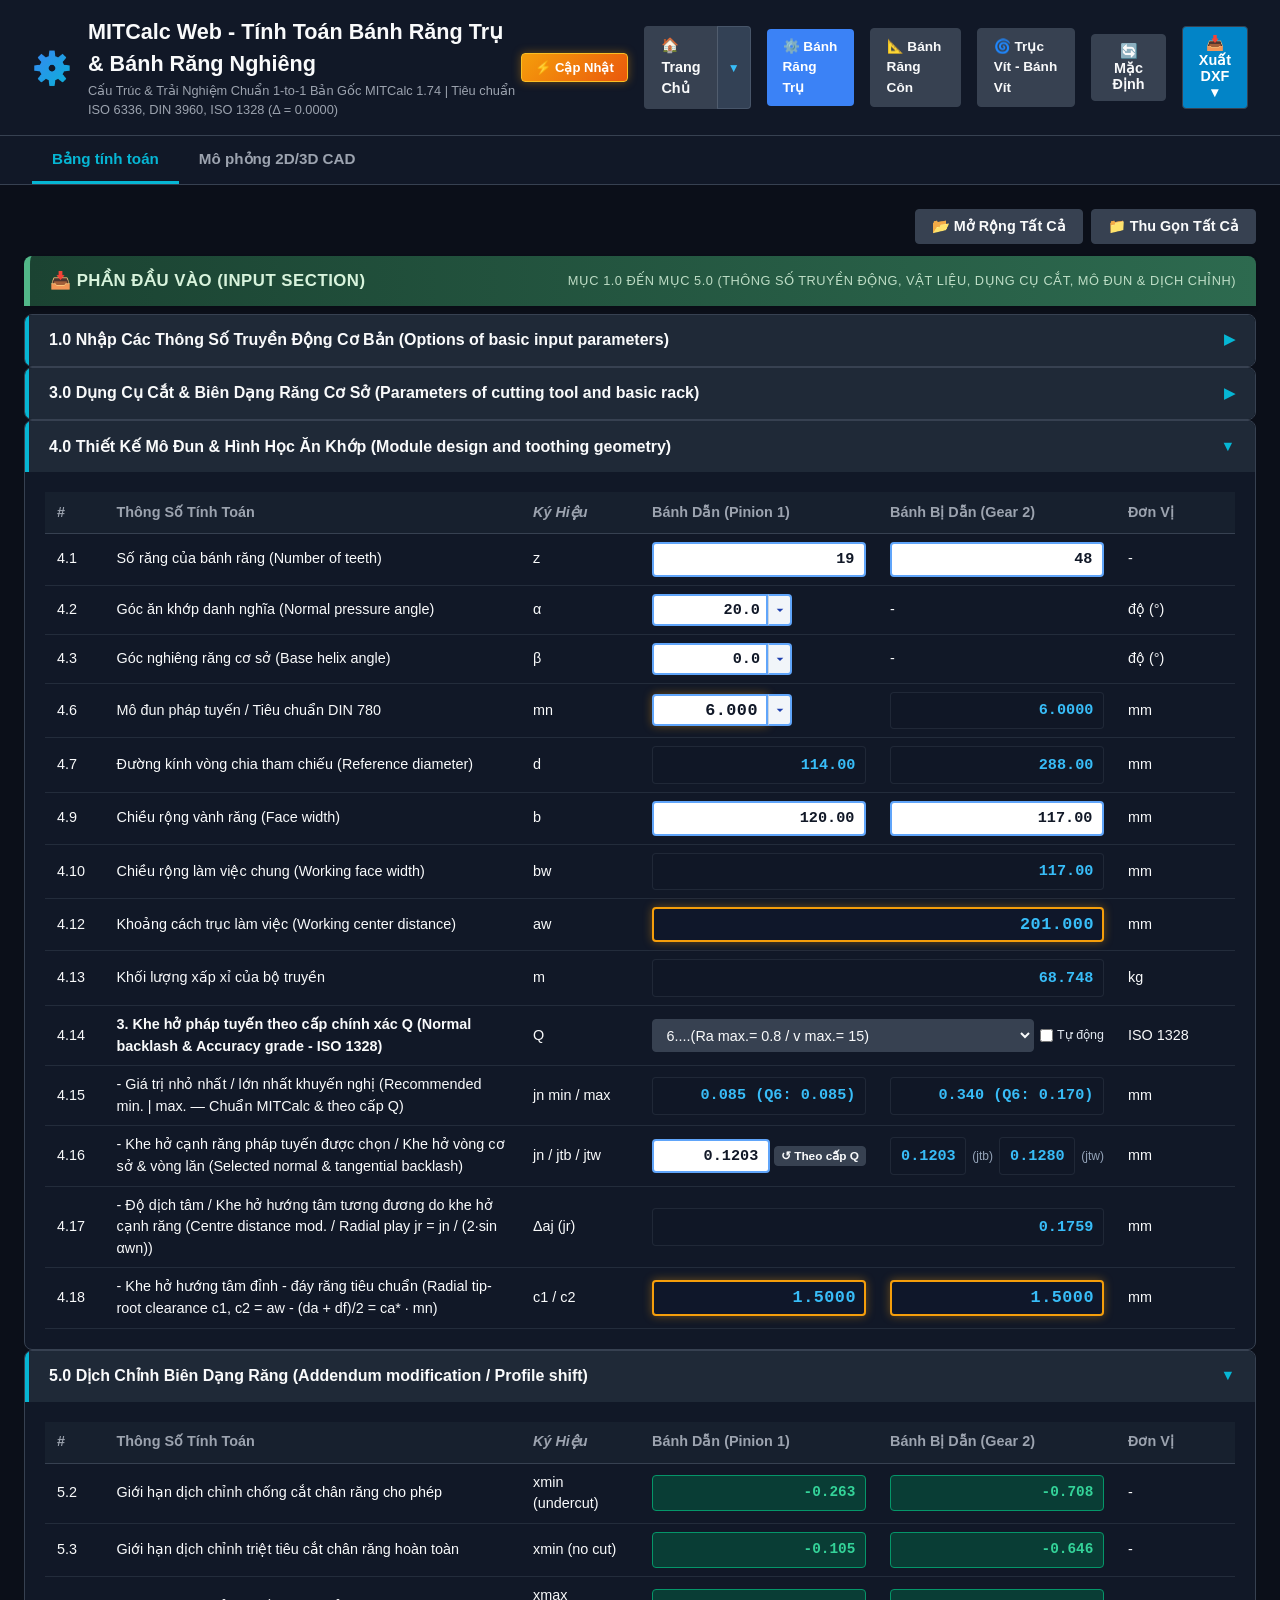
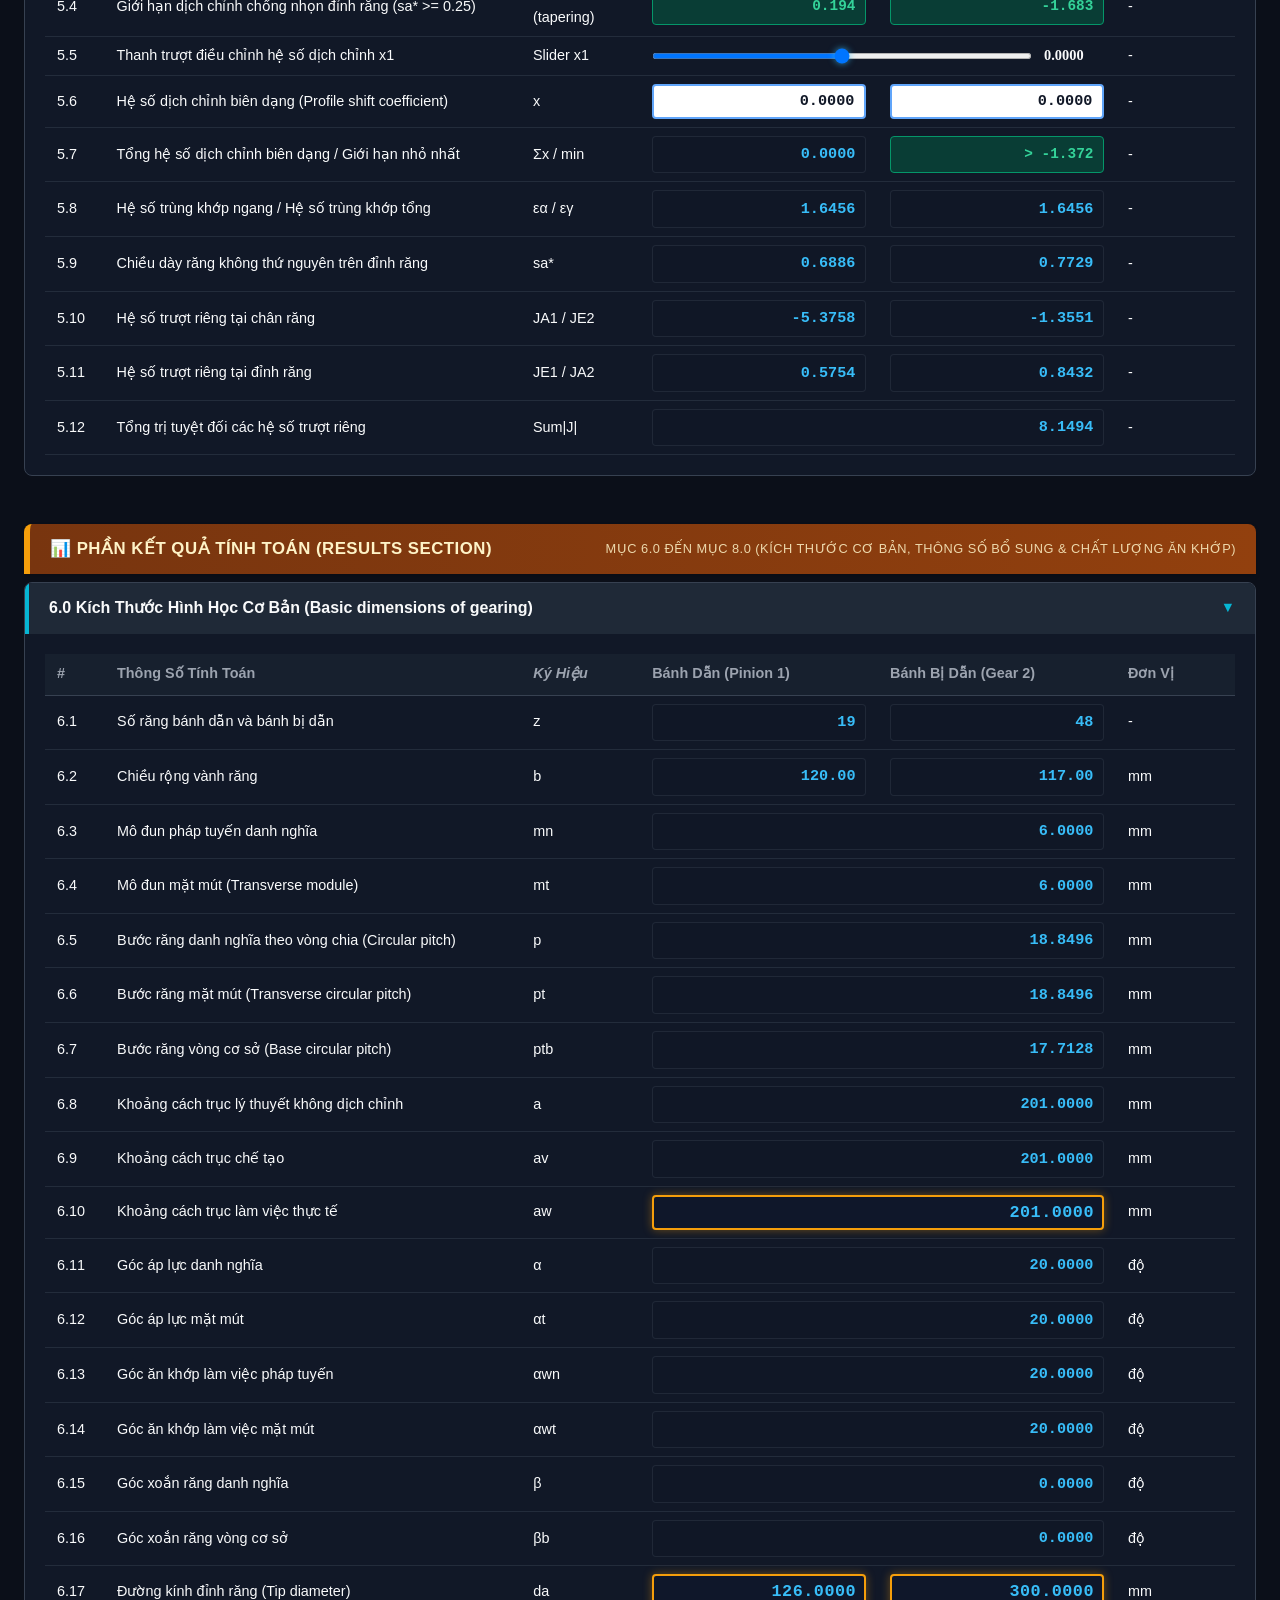
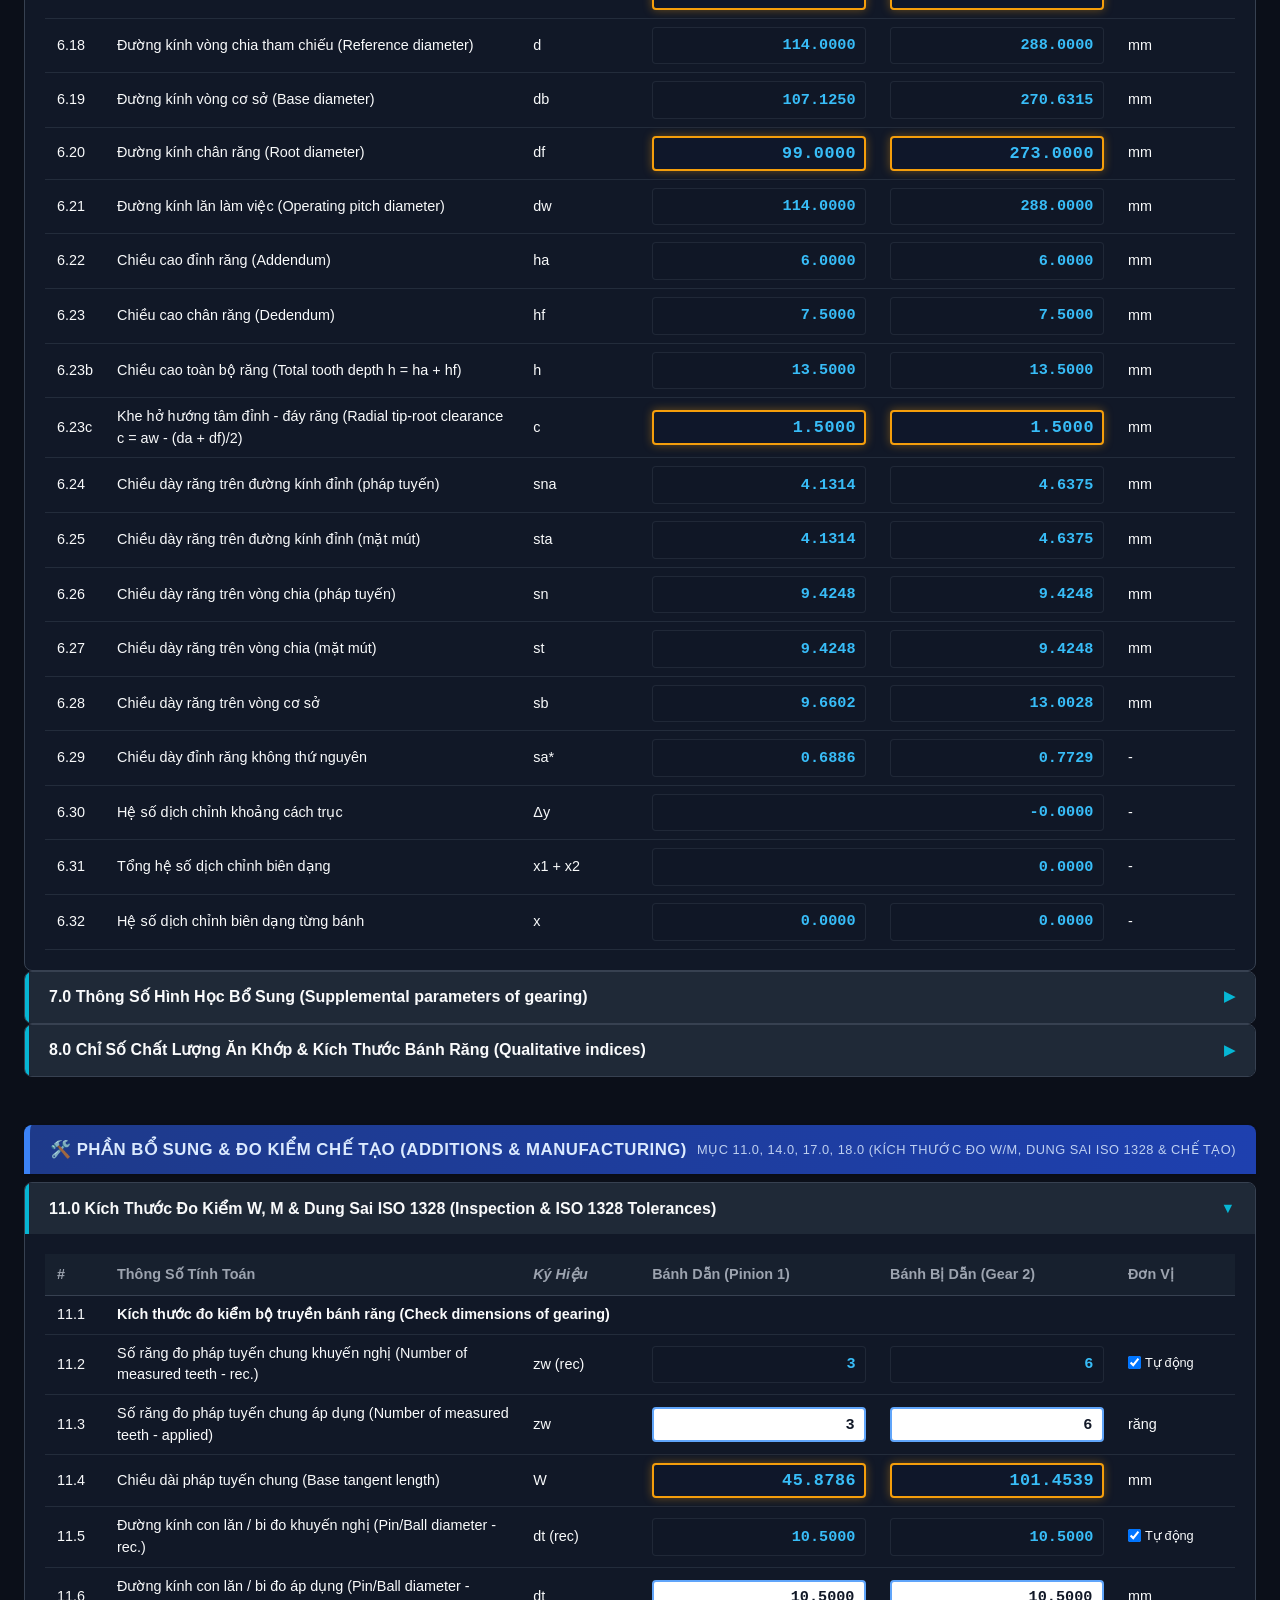
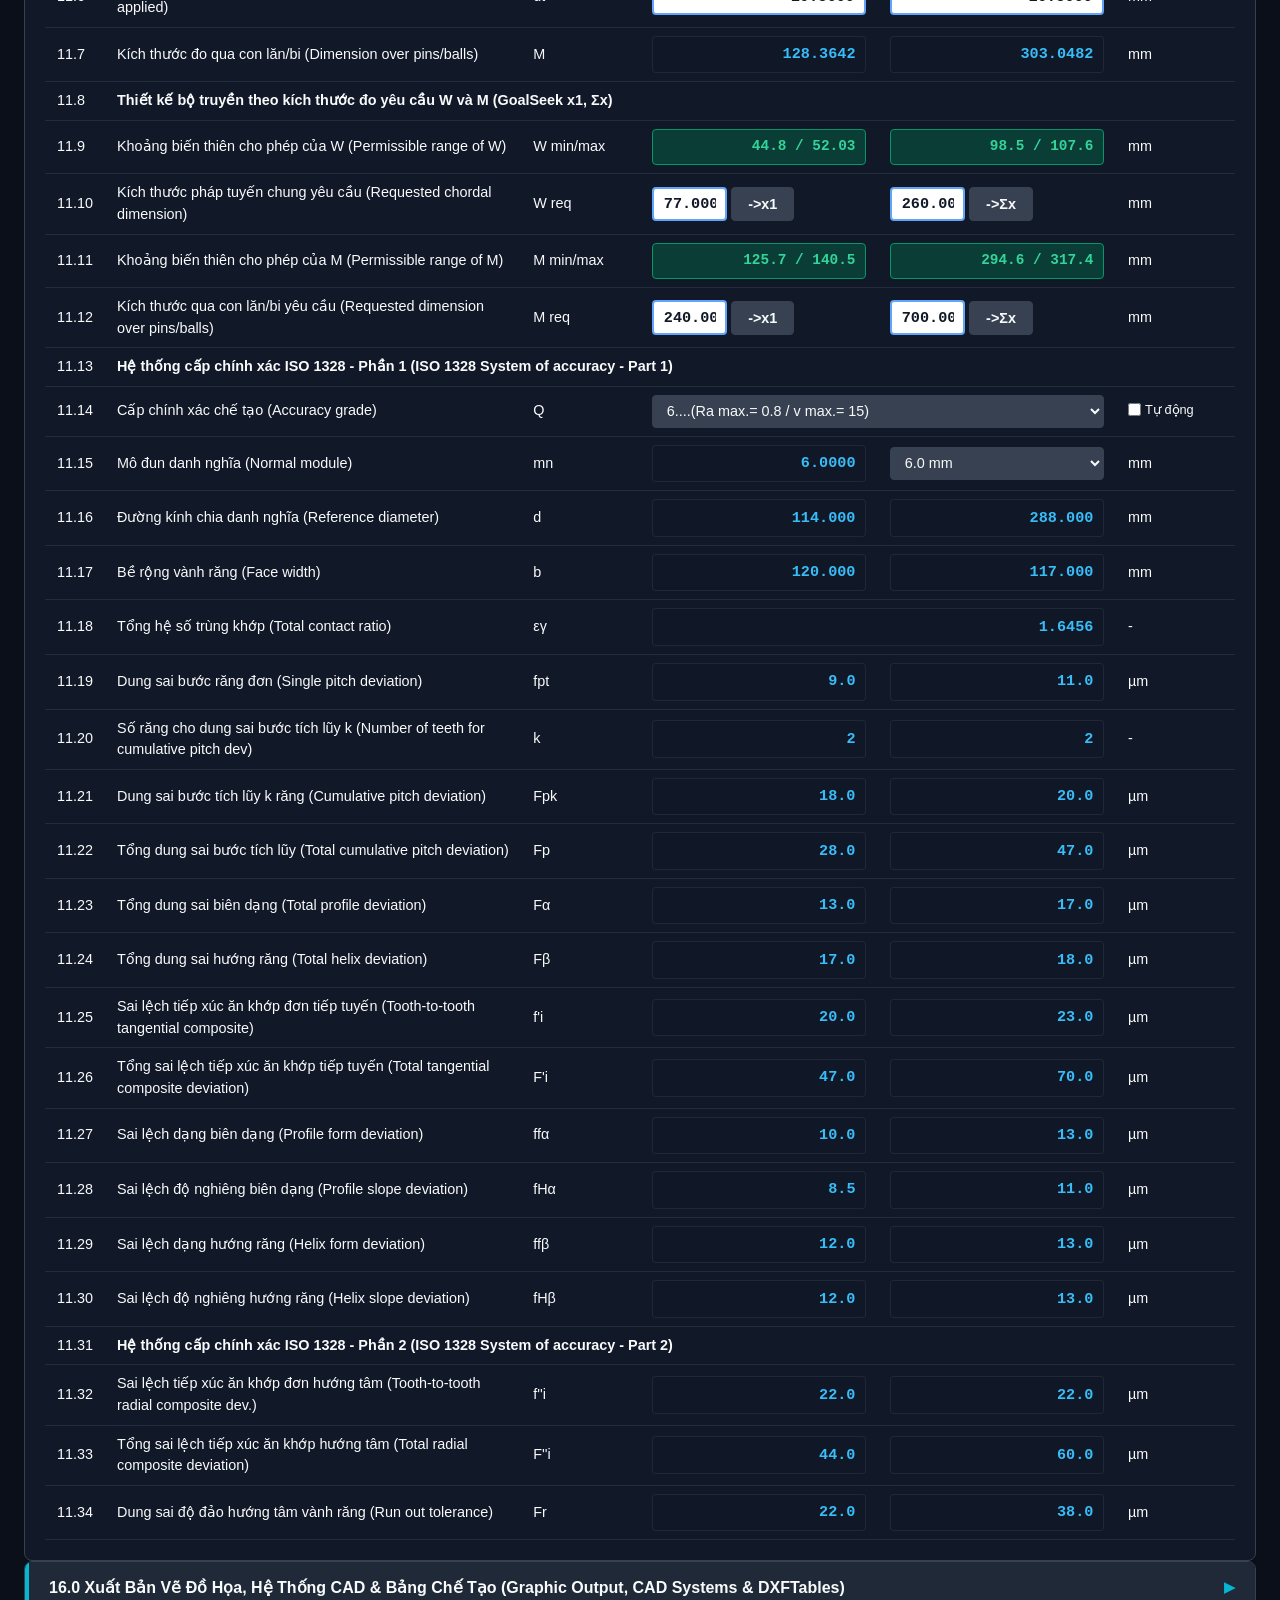
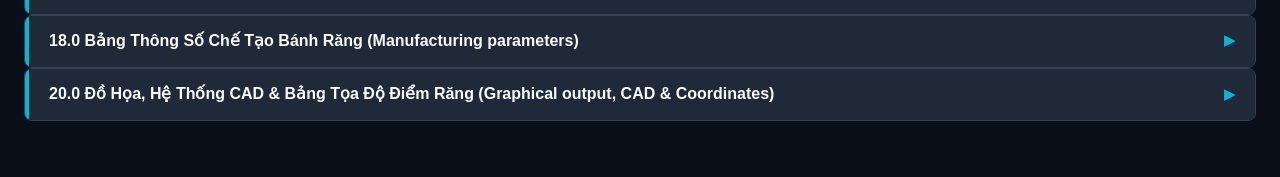
<file: modules/spur-gear/index.html>
<!DOCTYPE html>
<html lang="vi">
<head>
    <meta charset="UTF-8">
    <meta name="viewport" content="width=device-width, initial-scale=1.0, maximum-scale=5.0">
    <title>MITCalc Web - Tính Toán Bánh Răng Trụ & Bánh Răng Nghiêng (Spur & Helical Gears)</title>
    <!-- iOS WebClip / PWA & Cache Control -->
    <meta name="apple-mobile-web-app-capable" content="yes">
    <meta name="apple-mobile-web-app-status-bar-style" content="black-translucent">
    <meta name="apple-mobile-web-app-title" content="MITCalc Gears">
    <meta name="mobile-web-app-capable" content="yes">
    <meta name="format-detection" content="telephone=no">
    <meta http-equiv="Cache-Control" content="no-cache, no-store, must-revalidate">
    <meta http-equiv="Pragma" content="no-cache">
    <meta http-equiv="Expires" content="0">
    <link rel="stylesheet" href="../../shared/css/engineering-theme.css">
    <style>
        .input-eng.user-input {
            background-color: #ffffff !important;
            color: #111827 !important;
            border: 2px solid #60a5fa !important;
            font-weight: 700;
        }
        .input-eng.user-input:focus {
            border-color: #2563eb !important;
            box-shadow: 0 0 0 3px rgba(37, 99, 235, 0.3) !important;
        }
        .highlight-key-param {
            background-color: #0f172a !important;
            color: #38bdf8 !important; /* Bright cyan */
            border: 2px solid #f59e0b !important; /* Amber-gold accent */
            box-shadow: 0 0 10px rgba(245, 158, 11, 0.4) !important;
            font-weight: 800 !important;
            font-size: 1.05rem !important;
            letter-spacing: 0.5px;
            padding: 3px 8px !important;
            border-radius: 4px;
            display: inline-block;
        }
    </style>
<style>

/* Navigation Module Dropdown Unified */
.nav-module-dropdown {
    position: relative;
    display: inline-flex;
    align-items: stretch;
    vertical-align: middle;
}
.nav-module-dropdown .btn-home {
    border-top-right-radius: 0 !important;
    border-bottom-right-radius: 0 !important;
    text-decoration: none;
    display: inline-flex;
    align-items: center;
    border-right: none !important;
}
.nav-module-dropdown .btn-dropdown-toggle {
    border-top-left-radius: 0 !important;
    border-bottom-left-radius: 0 !important;
    padding: 6px 10px !important;
    font-size: 0.75rem !important;
    color: #38bdf8 !important;
    background: #334155;
    border: 1px solid #475569;
    border-left: 1px solid rgba(255, 255, 255, 0.15) !important;
    cursor: pointer !important;
    display: inline-flex;
    align-items: center;
    justify-content: center;
    line-height: 1;
}
.nav-module-dropdown .btn-dropdown-toggle:hover {
    background: #475569 !important;
    color: #ffffff !important;
}
.module-dropdown-menu {
    display: none;
    position: absolute;
    top: calc(100% + 6px);
    left: 0;
    width: 330px;
    background: #0f172a;
    border: 1px solid #334155;
    border-radius: 8px;
    box-shadow: 0 10px 25px -5px rgba(0, 0, 0, 0.6), 0 8px 10px -6px rgba(0, 0, 0, 0.6);
    z-index: 10000;
    overflow: hidden;
    text-align: left;
}
.module-dropdown-menu.show {
    display: block;
}
.module-dropdown-menu .dropdown-header {
    padding: 10px 14px;
    font-size: 0.72rem;
    font-weight: 700;
    letter-spacing: 0.05em;
    color: #94a3b8;
    background: #1e293b;
    border-bottom: 1px solid #334155;
}
.module-dropdown-menu .dropdown-item {
    display: flex;
    align-items: center;
    gap: 12px;
    padding: 10px 14px;
    color: #e2e8f0;
    text-decoration: none;
    border-bottom: 1px solid #1e293b;
    transition: all 0.12s ease;
}
.module-dropdown-menu .dropdown-item:last-child {
    border-bottom: none;
}
.module-dropdown-menu .dropdown-item:hover {
    background: #1e293b;
    color: #38bdf8;
    padding-left: 18px;
}
.module-dropdown-menu .dropdown-item.active {
    background: rgba(14, 165, 233, 0.15);
    border-left: 3px solid #38bdf8;
}
.module-dropdown-menu .dropdown-item.active .item-title {
    color: #38bdf8;
    font-weight: 700;
}
.module-dropdown-menu .dropdown-item .item-icon {
    font-size: 1.15rem;
    flex-shrink: 0;
}
.module-dropdown-menu .dropdown-item .item-info {
    display: flex;
    flex-direction: column;
    gap: 2px;
}
.module-dropdown-menu .dropdown-item .item-title {
    font-size: 0.82rem;
    font-weight: 600;
    line-height: 1.2;
}
.module-dropdown-menu .dropdown-item .item-desc {
    font-size: 0.68rem;
    color: #94a3b8;
    line-height: 1.2;
}

</style>
</head>
<body>
    <!-- Main Application Header -->
    <header class="app-header">
        <div class="logo-area">
            <div class="logo-icon">⚙️</div>
            <div class="logo-text">
                <h1>MITCalc Web - Tính Toán Bánh Răng Trụ & Bánh Răng Nghiêng</h1>
                <p>Cấu Trúc & Trải Nghiệm Chuẩn 1-to-1 Bản Gốc MITCalc 1.74 | Tiêu chuẩn ISO 6336, DIN 3960, ISO 1328 (Δ = 0.0000)</p>
            </div>
        </div>
        <div class="header-controls">
            <button type="button" class="btn btn-force-update" id="btnForceUpdate" title="Xóa toàn bộ bộ nhớ đệm (Cache) và ép iPhone cập nhật phiên bản mới nhất">⚡ Cập Nhật</button>
            <div class="nav-module-dropdown" id="navModuleDropdown">
    <a href="../../index.html" class="btn btn-secondary btn-home">🏠 Trang Chủ</a>
    <button type="button" class="btn btn-secondary btn-dropdown-toggle" id="btnModuleMenuToggle" title="Chuyển nhanh module tính toán">▼</button>
    <div class="module-dropdown-menu" id="moduleDropdownMenu">
        <div class="dropdown-header">DANH MỤC MÔ-ĐUN TÍNH TOÁN</div>
        <a href="index.html" class="dropdown-item active">
            <span class="item-icon">⚙️</span>
            <div class="item-info">
                <span class="item-title">Bánh Răng Trụ (Đang chọn)</span>
                <span class="item-desc">Spur & Helical Gears (ISO 6336)</span>
            </div>
        </a>
        <a href="../bevel-gear/index.html" class="dropdown-item">
            <span class="item-icon">📐</span>
            <div class="item-info">
                <span class="item-title">Bánh Răng Côn</span>
                <span class="item-desc">Bevel Gears (ISO 23509)</span>
            </div>
        </a>
        <a href="../bevel-gear-advanced/index.html" class="dropdown-item">
            <span class="item-icon">🚀</span>
            <div class="item-info">
                <span class="item-title">Bánh Răng Côn (Chuyên Sâu)</span>
                <span class="item-desc">Bevel Gears Advanced (ISO 23509 / Gleason TCA)</span>
            </div>
        </a>
        <a href="../worm-gear/index.html" class="dropdown-item">
            <span class="item-icon">🌀</span>
            <div class="item-info">
                <span class="item-title">Trục Vít - Bánh Vít</span>
                <span class="item-desc">Worm Gears (ISO/CD 14521 / DIN 3996)</span>
            </div>
        </a>
        <a href="../worm-gear-advanced/index.html" class="dropdown-item">
            <span class="item-icon">🚀</span>
            <div class="item-info">
                <span class="item-title">Trục Vít (Chuyên Sâu)</span>
                <span class="item-desc">Worm Gears Advanced (DIN 3996 / Flank TCA)</span>
            </div>
        </a>
        <a href="../tolerances/index.html" class="dropdown-item">
            <span class="item-icon">🎯</span>
            <div class="item-info">
                <span class="item-title">Dung Sai & Lắp Ghép</span>
                <span class="item-desc">Fits & Tolerances (ISO 286 / ANSI)</span>
            </div>
        </a>
        <a href="../shaft-keys/index.html#secParallelKey" class="dropdown-item">
            <span class="item-icon">🔑</span>
            <div class="item-info">
                <span class="item-title">Then Bằng & Bán Nguyệt</span>
                <span class="item-desc">Parallel & Woodruff Keys (DIN 6885)</span>
            </div>
        </a>
        <a href="../shaft-keys/index.html#secStraightSpline" class="dropdown-item">
            <span class="item-icon">🛡️</span>
            <div class="item-info">
                <span class="item-title">Then Hoa Răng Chữ Nhật</span>
                <span class="item-desc">Straight-Sided Splines (ISO 14 / DIN 5464)</span>
            </div>
        </a>
        <a href="../involute-splines/index.html" class="dropdown-item">
            <span class="item-icon">⚙️</span>
            <div class="item-info">
                <span class="item-title">Then Hoa Thân Khai</span>
                <span class="item-desc">Involute Splines (DIN 5480 / ISO 4156)</span>
            </div>
        </a>
    </div>
</div>
            <span class="btn btn-primary" style="font-size: 0.85rem;">⚙️ Bánh Răng Trụ</span>
            <a href="../bevel-gear/index.html" class="btn btn-secondary" style="font-size: 0.85rem; text-decoration: none;">📐 Bánh Răng Côn</a>
            <a href="../worm-gear/index.html" class="btn btn-secondary" style="font-size: 0.85rem; text-decoration: none;">🌀 Trục Vít - Bánh Vít</a>
            <button type="button" class="btn btn-secondary" id="btnResetDefaults">🔄 Mặc Định</button>
            <div class="dropdown" style="position: relative; display: inline-block;">
                <button type="button" class="btn btn-secondary" id="btnExportDXFMenu" style="background:#0284c7; color:#ffffff; font-weight:700; cursor:pointer;">📥 Xuất DXF ▾</button>
                <div id="exportDXFDropdown" style="display: none; position: absolute; right: 0; top: 100%; z-index: 1000; background: #0f172a; border: 1px solid var(--border-color); border-radius: 6px; box-shadow: 0 10px 25px rgba(0,0,0,0.7); min-width: 240px; padding: 0.5rem 0; margin-top: 4px;">
                    <div style="padding: 4px 12px; font-size: 0.75rem; color: #94a3b8; font-weight: 700; text-transform: uppercase;">Bản Vẽ 2D AutoCAD 2004+ (AC1009)</div>
                    <a href="javascript:void(0)" id="expDxfPinion" style="display: block; padding: 6px 14px; color: #e2e8f0; font-size: 0.85rem; text-decoration: none;">⚙️ Xuất Bánh Dẫn 1 (.dxf)</a>
                    <a href="javascript:void(0)" id="expDxfGear" style="display: block; padding: 6px 14px; color: #e2e8f0; font-size: 0.85rem; text-decoration: none;">⚙️ Xuất Bánh Bị Dẫn 2 (.dxf)</a>
                    <a href="javascript:void(0)" id="expDxfAssembly" style="display: block; padding: 6px 14px; color: #38bdf8; font-size: 0.85rem; font-weight: 700; text-decoration: none;">🔗 Xuất Cả Cặp Ăn Khớp (.dxf)</a>
                </div>
            </div>
        </div>
    </header>

    <!-- Navigation Tabs -->
    <nav class="tab-navigation">
        <button type="button" class="tab-btn active" data-target="tabCalculator">Bảng tính toán</button>
        <button type="button" class="tab-btn" data-target="tabCanvas">Mô phỏng 2D/3D CAD</button>
    </nav>

    <!-- Main Container -->
    <main class="main-container">
        <!-- ========================================================================= -->
        <!-- TAB 1: CALCULATOR (STANDARDIZED ACCORDION)                                 -->
        <!-- ========================================================================= -->
        <div id="tabCalculator" class="tab-pane active">
            <!-- Global Accordion Toolbar -->
            <div class="global-accordion-toolbar" style="display: flex; justify-content: flex-end; gap: 0.5rem; margin-bottom: 0.75rem;">
                <button type="button" class="btn btn-secondary" id="btnExpandAll">📂 Mở Rộng Tất Cả</button>
                <button type="button" class="btn btn-secondary" id="btnCollapseAll">📁 Thu Gọn Tất Cả</button>
            </div>

            <div class="accordion-group">

                <!-- ################################################################# -->
                <!-- MASTER BLOCK 1: INPUT SECTION (Thanh Xanh Lá Cây Chuẩn MITCalc)   -->
                <!-- ################################################################# -->
                <div class="master-block">
                    <div class="master-header master-input">
                        <span>📥 Phần Đầu Vào (Input Section)</span>
                        <span style="font-size: 0.8rem; font-weight: normal; opacity: 0.85;">Mục 1.0 đến Mục 5.0 (Thông Số Truyền Động, Vật Liệu, Dụng Cụ Cắt, Mô Đun & Dịch Chỉnh)</span>
                    </div>

                    <!-- SECTION 1.0: Options of basic input parameters -->
                    <div class="calc-section collapsed">
                        <div class="section-header">
                            <h3>1.0 Nhập Các Thông Số Truyền Động Cơ Bản (Options of basic input parameters)</h3>
                            <span class="section-toggle">▶</span>
                        </div>
                        <div class="section-body">
                            <table class="calc-table">
                                <thead>
                                    <tr>
                                        <th class="col-idx">#</th>
                                        <th class="col-param">Thông Số Tính Toán</th>
                                        <th class="col-sym">Ký Hiệu</th>
                                        <th class="col-val1">Bánh Dẫn (Pinion 1)</th>
                                        <th class="col-val2">Bánh Bị Dẫn (Gear 2)</th>
                                        <th class="col-unit">Đơn Vị</th>
                                    </tr>
                                </thead>
                                <tbody>
                                    <tr>
                                        <td>1.1</td>
                                        <td>
                                            Công suất truyền động
                                            <button type="button" class="btn-smart" id="btnCalcP_from_Mk" title="Tính ngược công suất từ Mô-men và Vòng quay">[ Pw &lt;= Mk,n ]</button>
                                        </td>
                                        <td>Pw</td>
                                        <td><input type="text" class="input-eng user-input" id="in_Pw" value="100.000"></td>
                                        <td><span class="output-eng" id="out_Pw2">99.050</span></td>
                                        <td>kW</td>
                                    </tr>
                                    <tr>
                                        <td>1.2</td>
                                        <td>Tốc độ quay (Pinion / Gear)</td>
                                        <td>n</td>
                                        <td><input type="text" class="input-eng user-input" id="in_n1" value="1000.00"></td>
                                        <td><span class="output-eng" id="out_n2">395.8</span></td>
                                        <td>v/ph</td>
                                    </tr>
                                    <tr>
                                        <td>1.3</td>
                                        <td>Mô-men xoắn xoay danh nghĩa (Torsional moment)</td>
                                        <td>Mk</td>
                                        <td><span class="output-eng" id="out_Mk1">955.00</span></td>
                                        <td><span class="output-eng" id="out_Mk2">2389.72</span></td>
                                        <td>N.m</td>
                                    </tr>
                                    <tr>
                                        <td>1.4</td>
                                        <td>
                                            Tỉ số truyền yêu cầu / dãy tiêu chuẩn
                                            <button type="button" class="btn-smart" id="btnCalcI_from_n" title="Tính tỉ số truyền từ n1, n2">[ i &lt;= n1,n2 ]</button>
                                            <button type="button" class="btn-smart" id="btnCalcI_from_z" title="Tính tỉ số truyền từ z1, z2">[ i &lt;= z1,z2 ]</button>
                                        </td>
                                        <td>i</td>
                                        <td>
                                            <div class="combo-box-group">
                                                <input type="text" class="combo-input input-eng user-input" id="in_target_i" value="2.500">
                                                <select id="selStandardRatio" class="combo-arrow-select" title="Chọn tỉ số truyền tiêu chuẩn T_i">
                                                    <option value="" disabled selected></option>
                                                    <option value="1.00">1.00</option>
                                                    <option value="1.12">1.12</option>
                                                    <option value="1.25">1.25</option>
                                                    <option value="1.40">1.40</option>
                                                    <option value="1.60">1.60</option>
                                                    <option value="1.80">1.80</option>
                                                    <option value="2.00">2.00</option>
                                                    <option value="2.24">2.24</option>
                                                    <option value="2.50">2.50</option>
                                                    <option value="2.80">2.80</option>
                                                    <option value="3.15">3.15</option>
                                                    <option value="3.55">3.55</option>
                                                    <option value="4.00">4.00</option>
                                                    <option value="4.50">4.50</option>
                                                    <option value="5.00">5.00</option>
                                                    <option value="5.60">5.60</option>
                                                    <option value="6.30">6.30</option>
                                                    <option value="7.10">7.10</option>
                                                    <option value="8.00">8.00</option>
                                                    <option value="9.00">9.00</option>
                                                    <option value="10.00">10.00</option>
                                                    <option value="11.20">11.20</option>
                                                    <option value="12.50">12.50</option>
                                                    <option value="14.00">14.00</option>
                                                    <option value="16.00">16.00</option>
                                                    <option value="18.00">18.00</option>
                                                    <option value="20.00">20.00</option>
                                                </select>
                                            </div>
                                        </td>
                                        <td>-</td>
                                        <td>-</td>
                                    </tr>
                                    <tr>
                                        <td>1.5</td>
                                        <td>Tỉ số truyền thực tế / Độ lệch tỉ số truyền</td>
                                        <td>i / Δ</td>
                                        <td><span class="output-eng" id="out_act_i">2.526</span></td>
                                        <td><span class="output-eng" id="out_dev_i">1.04%</span></td>
                                        <td>- / %</td>
                                    </tr>
                                </tbody>
                            </table>
                        </div>
                    </div>


                    <!-- SECTION 3.0: Parameters of the cutting tool and tooth profile -->
                    <div class="calc-section collapsed">
                        <div class="section-header">
                            <h3>3.0 Dụng Cụ Cắt & Biên Dạng Răng Cơ Sở (Parameters of cutting tool and basic rack)</h3>
                            <span class="section-toggle">▶</span>
                        </div>
                        <div class="section-body">
                            <table class="calc-table">
                                <thead>
                                    <tr>
                                        <th class="col-idx">#</th>
                                        <th class="col-param">Thông Số Tính Toán</th>
                                        <th class="col-sym">Ký Hiệu</th>
                                        <th class="col-val1">Bánh Dẫn (Pinion 1)</th>
                                        <th class="col-val2">Bánh Bị Dẫn (Gear 2)</th>
                                        <th class="col-unit">Đơn Vị</th>
                                    </tr>
                                </thead>
                                <tbody>
                                    <tr>
                                        <td>3.1</td>
                                        <td>Dụng cụ cắt tiêu chuẩn (Standardized tool)</td>
                                        <td>-</td>
                                        <td colspan="2">
                                            <select class="select-eng" id="selCutTool">
                                                <option value="1" selected>1. DIN 867 (a=20deg, ha0=1.25, hf0=1.0, ra0=0.38, d0=0, anp=0deg, ca=0.25)</option>
                                                <option value="2">2. DIN 867 (a=20deg, ha0=1.25, hf0=1.0, ra0=0.25, d0=0deg, anp=0, ca=0.25)</option>
                                                <option value="3">3. ANSI B6.1 (a=20deg, ha0=1.25, hf0=1.0, ra0=0.3, d0=0deg, anp=0, ca=0.35)</option>
                                                <option value="4">4. ANSI B6.1 (a=20deg, ha0=1.35, hf0=1.0, ra0=0.3, d0=0, anp=0, ca=0.35)</option>
                                                <option value="5">5. Protuberance (ha0=1.4, hf0=1.0, ra0=0.4, d0=0.02, a=20, anp=6, ca=0.25)</option>
                                            </select>
                                        </td>
                                        <td>-</td>
                                    </tr>
                                    <tr>
                                        <td>3.2</td>
                                        <td>Hệ số chiều cao đỉnh dao cắt (Addendum of tool)</td>
                                        <td>ha0*</td>
                                        <td><input type="text" class="input-eng user-input" id="in_ha0" value="1.250"></td>
                                        <td><input type="text" class="input-eng user-input" id="in_ha0_2" value="1.250"></td>
                                        <td>[modul]</td>
                                    </tr>
                                    <tr>
                                        <td>3.3</td>
                                        <td>Hệ số chiều cao đáy dao cắt (Dedendum of tool)</td>
                                        <td>hf0*</td>
                                        <td><input type="text" class="input-eng user-input" id="in_hf0" value="1.000"></td>
                                        <td><input type="text" class="input-eng user-input" id="in_hf0_2" value="1.000"></td>
                                        <td>[modul]</td>
                                    </tr>
                                    <tr>
                                        <td>3.4</td>
                                        <td>Bán kính góc lượn đỉnh dao (Fillet radius of tool)</td>
                                        <td>ra0*</td>
                                        <td><input type="text" class="input-eng user-input" id="in_ra0" value="0.380"></td>
                                        <td><input type="text" class="input-eng user-input" id="in_ra0_2" value="0.380"></td>
                                        <td>[modul]</td>
                                    </tr>
                                    <tr>
                                        <td>3.5</td>
                                        <td>Bán kính lượn chân dao (Root fillet radius of tool)</td>
                                        <td>rf0*</td>
                                        <td><input type="text" class="input-eng user-input" id="in_rf0" value="0.000"></td>
                                        <td><input type="text" class="input-eng user-input" id="in_rf0_2" value="0.000"></td>
                                        <td>[modul]</td>
                                    </tr>
                                    <tr>
                                        <td>3.6</td>
                                        <td>Góc vát chân răng a (Chamfer of root)</td>
                                        <td>cha*</td>
                                        <td><input type="text" class="input-eng user-input" id="in_cha" value="0.000"></td>
                                        <td><input type="text" class="input-eng user-input" id="in_cha_2" value="0.000"></td>
                                        <td>[modul]</td>
                                    </tr>
                                    <tr>
                                        <td>3.7</td>
                                        <td>Góc vát chân răng b (Chamfer of root)</td>
                                        <td>chb*</td>
                                        <td><input type="text" class="input-eng user-input" id="in_chb" value="0.000"></td>
                                        <td><input type="text" class="input-eng user-input" id="in_chb_2" value="0.000"></td>
                                        <td>[modul]</td>
                                    </tr>
                                    <tr>
                                        <td>3.8</td>
                                        <td>Chiều cao phần lồi (Protuberance height)</td>
                                        <td>d0*</td>
                                        <td><input type="text" class="input-eng user-input" id="in_d0" value="0.000"></td>
                                        <td><input type="text" class="input-eng user-input" id="in_d0_2" value="0.000"></td>
                                        <td>[modul]</td>
                                    </tr>
                                    <tr>
                                        <td>3.9</td>
                                        <td>Góc lồi (Protuberance angle)</td>
                                        <td>αnp</td>
                                        <td><input type="text" class="input-eng user-input" id="in_anp" value="0.000"></td>
                                        <td><input type="text" class="input-eng user-input" id="in_anp_2" value="0.000"></td>
                                        <td>[°]</td>
                                    </tr>
                                    <tr>
                                        <td>3.10</td>
                                        <td>Khe hở hướng tâm đỉnh răng tối thiểu (Min. unit head clearance)</td>
                                        <td>ca* min</td>
                                        <td><span class="cell-limit" id="out_ca_min1">0.2438</span></td>
                                        <td><span class="cell-limit" id="out_ca_min2">0.2438</span></td>
                                        <td>[modul]</td>
                                    </tr>
                                    <tr>
                                        <td>3.11</td>
                                        <td>Hệ số khe hở hướng tâm đỉnh răng (Unit head clearance)</td>
                                        <td>ca*</td>
                                        <td><input type="text" class="input-eng user-input" id="in_ca_star" value="0.2500"></td>
                                        <td><input type="text" class="input-eng user-input" id="in_ca_star_2" value="0.2500"></td>
                                        <td>[modul]</td>
                                    </tr>
                                    <tr>
                                        <td>3.12</td>
                                        <td>Khe hở hướng tâm đỉnh - đáy răng thực tế (Radial tip-root clearance)</td>
                                        <td>c</td>
                                        <td><span class="output-eng highlight-key-param" id="out_c1_sec3">1.5000</span></td>
                                        <td><span class="output-eng highlight-key-param" id="out_c2_sec3">1.5000</span></td>
                                        <td>mm</td>
                                    </tr>
                                </tbody>
                            </table>
                        </div>
                    </div>

                    <!-- SECTION 4.0: Design of a module and geometry of toothing -->
                    <div class="calc-section">
                        <div class="section-header">
                            <h3>4.0 Thiết Kế Mô Đun & Hình Học Ăn Khớp (Module design and toothing geometry)</h3>
                            <span class="section-toggle">▼</span>
                        </div>
                        <div class="section-body">
                            <table class="calc-table">
                                <thead>
                                    <tr>
                                        <th class="col-idx">#</th>
                                        <th class="col-param">Thông Số Tính Toán</th>
                                        <th class="col-sym">Ký Hiệu</th>
                                        <th class="col-val1">Bánh Dẫn (Pinion 1)</th>
                                        <th class="col-val2">Bánh Bị Dẫn (Gear 2)</th>
                                        <th class="col-unit">Đơn Vị</th>
                                    </tr>
                                </thead>
                                <tbody>
                                    <tr>
                                        <td>4.1</td>
                                        <td>Số răng của bánh răng (Number of teeth)</td>
                                        <td>z</td>
                                        <td><input type="text" class="input-eng user-input" id="in_z1" value="19"></td>
                                        <td><input type="text" class="input-eng user-input" id="in_z2" value="48"></td>
                                        <td>-</td>
                                    </tr>
                                    <tr>
                                        <td>4.2</td>
                                        <td>Góc ăn khớp danh nghĩa (Normal pressure angle)</td>
                                        <td>α</td>
                                        <td>
                                            <div class="combo-box-group">
                                                <input type="text" class="combo-input input-eng user-input" id="in_alfa_n" value="20.0">
                                                <select id="sel_std_alpha" class="combo-arrow-select" title="Chọn góc ăn khớp tiêu chuẩn T_AlfaList">
                                                    <option value="" disabled selected></option>
                                                    <option value="14.5">14.5° (Cổ điển)</option>
                                                    <option value="15.0">15.0°</option>
                                                    <option value="17.5">17.5°</option>
                                                    <option value="20.0">20.0° (Tiêu chuẩn ISO)</option>
                                                    <option value="22.0">22.0°</option>
                                                    <option value="25.0">25.0° (Tải nặng)</option>
                                                </select>
                                            </div>
                                        </td>
                                        <td>-</td>
                                        <td>độ (°)</td>
                                    </tr>
                                    <tr>
                                        <td>4.3</td>
                                        <td>Góc nghiêng răng cơ sở (Base helix angle)</td>
                                        <td>β</td>
                                        <td>
                                            <div class="combo-box-group">
                                                <input type="text" class="combo-input input-eng user-input" id="in_beta" value="0.0">
                                                <select id="sel_std_beta" class="combo-arrow-select" title="Chọn góc xoắn tiêu chuẩn T_BetaList">
                                                    <option value="" disabled selected></option>
                                                    <option value="0.0">0.0° (Răng thẳng)</option>
                                                    <option value="8.0">8.0°</option>
                                                    <option value="10.0">10.0°</option>
                                                    <option value="12.0">12.0°</option>
                                                    <option value="15.0">15.0° (Nghiêng chuẩn)</option>
                                                    <option value="20.0">20.0°</option>
                                                    <option value="25.0">25.0°</option>
                                                    <option value="30.0">30.0°</option>
                                                </select>
                                            </div>
                                        </td>
                                        <td>-</td>
                                        <td>độ (°)</td>
                                    </tr>
                                    <tr>
                                        <td>4.6</td>
                                        <td>Mô đun pháp tuyến / Tiêu chuẩn DIN 780</td>
                                        <td>mn</td>
                                        <td>
                                            <div class="combo-box-group">
                                                <input type="text" class="combo-input input-eng user-input highlight-key-param" id="in_mn" value="6.000">
                                                <select id="selStdModule" class="combo-arrow-select" title="Chọn mô đun tiêu chuẩn DIN 780">
                                                    <option value="" disabled selected></option>
                                                    <option value="0.5">0.5 mm</option>
                                                    <option value="0.6">0.6 mm</option>
                                                    <option value="0.8">0.8 mm</option>
                                                    <option value="1.0">1.0 mm (Dãy 1)</option>
                                                    <option value="1.25">1.25 mm (Dãy 1)</option>
                                                    <option value="1.5">1.5 mm (Dãy 1)</option>
                                                    <option value="2.0">2.0 mm (Dãy 1)</option>
                                                    <option value="2.5">2.5 mm (Dãy 1)</option>
                                                    <option value="3.0">3.0 mm (Dãy 1)</option>
                                                    <option value="4.0">4.0 mm (Dãy 1)</option>
                                                    <option value="5.0">5.0 mm (Dãy 1)</option>
                                                    <option value="6.0">6.0 mm (Dãy 1)</option>
                                                    <option value="8.0">8.0 mm (Dãy 1)</option>
                                                    <option value="10.0">10.0 mm (Dãy 1)</option>
                                                    <option value="12.0">12.0 mm (Dãy 1)</option>
                                                    <option value="16.0">16.0 mm (Dãy 1)</option>
                                                    <option value="20.0">20.0 mm (Dãy 1)</option>
                                                    <option value="25.0">25.0 mm (Dãy 1)</option>
                                                    <option value="32.0">32.0 mm (Dãy 1)</option>
                                                    <option value="40.0">40.0 mm (Dãy 1)</option>
                                                    <option value="50.0">50.0 mm (Dãy 1)</option>
                                                </select>
                                            </div>
                                        </td>
                                        <td><span class="output-eng" id="out_sec4_mt">6.000</span></td>
                                        <td>mm</td>
                                    </tr>
                                    <tr>
                                        <td>4.7</td>
                                        <td>Đường kính vòng chia tham chiếu (Reference diameter)</td>
                                        <td>d</td>
                                        <td><span class="output-eng" id="out_d1">114.00</span></td>
                                        <td><span class="output-eng" id="out_d2">288.00</span></td>
                                        <td>mm</td>
                                    </tr>
                                    <tr>
                                        <td>4.9</td>
                                        <td>Chiều rộng vành răng (Face width)</td>
                                        <td>b</td>
                                        <td><input type="text" class="input-eng user-input" id="in_b1" value="120.00"></td>
                                        <td><input type="text" class="input-eng user-input" id="in_b2" value="117.00"></td>
                                        <td>mm</td>
                                    </tr>
                                    <tr>
                                        <td>4.10</td>
                                        <td>Chiều rộng làm việc chung (Working face width)</td>
                                        <td>bw</td>
                                        <td colspan="2"><span class="output-eng" id="out_bw">117.00</span></td>
                                        <td>mm</td>
                                    </tr>
                                    <tr>
                                        <td>4.12</td>
                                        <td>Khoảng cách trục làm việc (Working center distance)</td>
                                        <td>aw</td>
                                        <td colspan="2"><span class="output-eng highlight-key-param" id="out_aw_sec4">201.000</span></td>
                                        <td>mm</td>
                                    </tr>
                                    <tr>
                                        <td>4.13</td>
                                        <td>Khối lượng xấp xỉ của bộ truyền</td>
                                        <td>m</td>
                                        <td colspan="2"><span class="output-eng" id="out_weight_sec4">68.748</span></td>
                                        <td>kg</td>
                                    </tr>
                                    <tr class="table-subgroup-header">
                                        <td>4.14</td>
                                        <td><strong>3. Khe hở pháp tuyến theo cấp chính xác Q (Normal backlash &amp; Accuracy grade - ISO 1328)</strong></td>
                                        <td>Q</td>
                                        <td colspan="2">
                                            <div style="display:flex; gap:6px; align-items:center;">
                                                <select class="select-eng" id="selSec4Accuracy" style="flex:1;">
                                                    <option value="3">3....(Ra max.= 0.1 / v max.= 80)</option>
                                                    <option value="4">4....(Ra max.= 0.2 / v max.= 60)</option>
                                                    <option value="5">5....(Ra max.= 0.4 / v max.= 35)</option>
                                                    <option value="6" selected>6....(Ra max.= 0.8 / v max.= 15)</option>
                                                    <option value="7">7....(Ra max.= 1.6 / v max.= 8)</option>
                                                    <option value="8">8....(Ra max.= 1.6 / v max.= 5)</option>
                                                    <option value="9">9....(Ra max.= 3.2 / v max.= 3)</option>
                                                    <option value="10">10..(Ra max.= 6.3 / v max.= 3)</option>
                                                    <option value="11">11..(Ra max.= 12.5 / v max.= 3)</option>
                                                    <option value="12">12..(Ra max.= 25 / v max.= 3)</option>
                                                </select>
                                                <label style="display:inline-flex; align-items:center; gap:4px; cursor:pointer; font-size:0.78rem; white-space:nowrap; color:#e2e8f0;" title="Tự động chọn cấp chính xác Q theo vận tốc vòng v (m/s) - Bảng T_MaxV MITCalc">
                                                    <input type="checkbox" id="chkSec4AutoAccuracy"> Tự động
                                                </label>
                                            </div>
                                        </td>
                                        <td>ISO 1328</td>
                                    </tr>
                                    <tr>
                                        <td>4.15</td>
                                        <td>- Giá trị nhỏ nhất / lớn nhất khuyến nghị (Recommended min. | max. — Chuẩn MITCalc &amp; theo cấp Q)</td>
                                        <td>jn min / max</td>
                                        <td><span class="output-eng" id="out_jn_min" title="Khe hở nhỏ nhất theo cấp Q (Chuẩn MITCalc Q5..Q9: 0.085 mm)">0.085 (Q6: 0.085)</span></td>
                                        <td><span class="output-eng" id="out_jn_max" title="Khe hở lớn nhất theo cấp Q (Chuẩn MITCalc Q5..Q9: 0.340 mm)">0.340 (Q6: 0.170)</span></td>
                                        <td>mm</td>
                                    </tr>
                                    <tr>
                                        <td>4.16</td>
                                        <td>- Khe hở cạnh răng pháp tuyến được chọn / Khe hở vòng cơ sở &amp; vòng lăn (Selected normal &amp; tangential backlash)</td>
                                        <td>jn / jtb / jtw</td>
                                        <td>
                                            <div style="display:flex; gap:4px; align-items:center;">
                                                <input type="text" class="input-eng user-input" id="in_jn" value="0.1203" style="flex:1; min-width:75px;">
                                                <button type="button" class="btn btn-secondary btn-compact" id="btnResetSpurJnAuto" title="Tính tự động khe hở jn theo cấp chính xác Q đã chọn" style="padding:2px 6px; font-size:0.74rem; white-space:nowrap;">↺ Theo cấp Q</button>
                                            </div>
                                        </td>
                                        <td>
                                            <div style="display:flex; align-items:center; gap:6px;">
                                                <span class="output-eng" id="out_jtb" style="flex:1;" title="Khe hở vòng trên trụ cơ sở jtb = jn / cos(βb) (Ô V193)">0.1203</span>
                                                <small style="color:#94a3b8; white-space:nowrap;">(jtb)</small>
                                                <span class="output-eng" id="out_jtw" style="flex:1;" title="Khe hở vòng trên mặt lăn làm việc jtw = jn / (cos(βb)*cos(αwt)) (Ô V194)">0.1280</span>
                                                <small style="color:#94a3b8; white-space:nowrap;">(jtw)</small>
                                            </div>
                                        </td>
                                        <td>mm</td>
                                    </tr>
                                    <tr>
                                        <td>4.17</td>
                                        <td>- Độ dịch tâm / Khe hở hướng tâm tương đương do khe hở cạnh răng (Centre distance mod. / Radial play jr = jn / (2·sin αwn))</td>
                                        <td>Δaj (jr)</td>
                                        <td colspan="2"><span class="output-eng" id="out_delta_a_jn" title="Ô V195 MITCalc: q = jn / (2*sin(αwn))">0.1759</span></td>
                                        <td>mm</td>
                                    </tr>
                                    <tr>
                                        <td>4.18</td>
                                        <td>- Khe hở hướng tâm đỉnh - đáy răng tiêu chuẩn (Radial tip-root clearance c1, c2 = aw - (da + df)/2 = ca* · mn)</td>
                                        <td>c1 / c2</td>
                                        <td><span class="output-eng highlight-key-param" id="out_c1_sec4">1.5000</span></td>
                                        <td><span class="output-eng highlight-key-param" id="out_c2_sec4">1.5000</span></td>
                                        <td>mm</td>
                                    </tr>
                                </tbody>
                            </table>
                        </div>
                    </div>

                    <!-- SECTION 5.0: Correction of toothing (Addendum modification) -->
                    <div class="calc-section">
                        <div class="section-header">
                            <h3>5.0 Dịch Chỉnh Biên Dạng Răng (Addendum modification / Profile shift)</h3>
                            <span class="section-toggle">▼</span>
                        </div>
                        <div class="section-body">
                            <table class="calc-table">
                                <thead>
                                    <tr>
                                        <th class="col-idx">#</th>
                                        <th class="col-param">Thông Số Tính Toán</th>
                                        <th class="col-sym">Ký Hiệu</th>
                                        <th class="col-val1">Bánh Dẫn (Pinion 1)</th>
                                        <th class="col-val2">Bánh Bị Dẫn (Gear 2)</th>
                                        <th class="col-unit">Đơn Vị</th>
                                    </tr>
                                </thead>
                                <tbody>
                                    <tr>
                                        <td>5.2</td>
                                        <td>Giới hạn dịch chỉnh chống cắt chân răng cho phép</td>
                                        <td>xmin (undercut)</td>
                                        <td><span class="cell-limit" id="out_xmin_undercut1">-0.263</span></td>
                                        <td><span class="cell-limit" id="out_xmin_undercut2">-0.708</span></td>
                                        <td>-</td>
                                    </tr>
                                    <tr>
                                        <td>5.3</td>
                                        <td>Giới hạn dịch chỉnh triệt tiêu cắt chân răng hoàn toàn</td>
                                        <td>xmin (no cut)</td>
                                        <td><span class="cell-limit" id="out_xmin_nocut1">-0.105</span></td>
                                        <td><span class="cell-limit" id="out_xmin_nocut2">-0.646</span></td>
                                        <td>-</td>
                                    </tr>
                                    <tr>
                                        <td>5.4</td>
                                        <td>Giới hạn dịch chỉnh chống nhọn đỉnh răng (sa* &gt;= 0.25)</td>
                                        <td>xmax (tapering)</td>
                                        <td><span class="cell-limit" id="out_xmax_taper1">0.194</span></td>
                                        <td><span class="cell-limit" id="out_xmax_taper2">-1.683</span></td>
                                        <td>-</td>
                                    </tr>
                                    <tr>
                                        <td>5.5</td>
                                        <td>Thanh trượt điều chỉnh hệ số dịch chỉnh x1</td>
                                        <td>Slider x1</td>
                                        <td colspan="2">
                                            <div class="slider-container">
                                                <input type="range" class="slider-eng" id="slider_x1" min="-1.0" max="1.0" step="0.01" value="0.0">
                                                <span id="slider_x1_val" style="font-family: Consolas; font-weight: 700; width: 60px;">0.0000</span>
                                            </div>
                                        </td>
                                        <td>-</td>
                                    </tr>
                                    <tr>
                                        <td>5.6</td>
                                        <td>Hệ số dịch chỉnh biên dạng (Profile shift coefficient)</td>
                                        <td>x</td>
                                        <td><input type="text" class="input-eng user-input" id="in_x1" value="0.0000"></td>
                                        <td><input type="text" class="input-eng user-input" id="in_x2" value="0.0000"></td>
                                        <td>-</td>
                                    </tr>
                                    <tr>
                                        <td>5.7</td>
                                        <td>Tổng hệ số dịch chỉnh biên dạng / Giới hạn nhỏ nhất</td>
                                        <td>Σx / min</td>
                                        <td><span class="output-eng" id="out_sum_x">0.0000</span></td>
                                        <td><span class="cell-limit" id="out_min_sum_x">&gt; -1.372</span></td>
                                        <td>-</td>
                                    </tr>
                                    <tr>
                                        <td>5.8</td>
                                        <td>Hệ số trùng khớp ngang / Hệ số trùng khớp tổng</td>
                                        <td>εα / εγ</td>
                                        <td><span class="output-eng" id="out_ea_sec5">1.6456</span></td>
                                        <td><span class="output-eng" id="out_eg_sec5">1.6456</span></td>
                                        <td>-</td>
                                    </tr>
                                    <tr>
                                        <td>5.9</td>
                                        <td>Chiều dày răng không thứ nguyên trên đỉnh răng</td>
                                        <td>sa*</td>
                                        <td><span class="output-eng" id="out_sa1_star_sec5">0.6886</span></td>
                                        <td><span class="output-eng" id="out_sa2_star_sec5">0.7729</span></td>
                                        <td>-</td>
                                    </tr>
                                    <tr>
                                        <td>5.10</td>
                                        <td>Hệ số trượt riêng tại chân răng</td>
                                        <td>JA1 / JE2</td>
                                        <td><span class="output-eng" id="out_JA1">-5.3758</span></td>
                                        <td><span class="output-eng" id="out_JE2">-1.3551</span></td>
                                        <td>-</td>
                                    </tr>
                                    <tr>
                                        <td>5.11</td>
                                        <td>Hệ số trượt riêng tại đỉnh răng</td>
                                        <td>JE1 / JA2</td>
                                        <td><span class="output-eng" id="out_JE1">0.5754</span></td>
                                        <td><span class="output-eng" id="out_JA2">0.8432</span></td>
                                        <td>-</td>
                                    </tr>
                                    <tr>
                                        <td>5.12</td>
                                        <td>Tổng trị tuyệt đối các hệ số trượt riêng</td>
                                        <td>Sum|J|</td>
                                        <td colspan="2"><span class="output-eng" id="out_sum_J">8.1494</span></td>
                                        <td>-</td>
                                    </tr>
                                </tbody>
                            </table>
                        </div>
                    </div>
                </div>

                <!-- ################################################################# -->
                <!-- MASTER BLOCK 2: RESULTS SECTION (Thanh Vàng Cam Chuẩn MITCalc)    -->
                <!-- ################################################################# -->
                <div class="master-block">
                    <div class="master-header master-results">
                        <span>📊 Phần Kết Quả Tính Toán (Results Section)</span>
                        <span style="font-size: 0.8rem; font-weight: normal; opacity: 0.85;">Mục 6.0 đến Mục 8.0 (Kích Thước Cơ Bản, Thông Số Bổ Sung & Chất Lượng Ăn Khớp)</span>
                    </div>

                    <!-- SECTION 6.0: Basic dimensions of gearing -->
                    <div class="calc-section">
                        <div class="section-header">
                            <h3>6.0 Kích Thước Hình Học Cơ Bản (Basic dimensions of gearing)</h3>
                            <span class="section-toggle">▼</span>
                        </div>
                        <div class="section-body">
                            <table class="calc-table">
                                <thead>
                                    <tr>
                                        <th class="col-idx">#</th>
                                        <th class="col-param">Thông Số Tính Toán</th>
                                        <th class="col-sym">Ký Hiệu</th>
                                        <th class="col-val1">Bánh Dẫn (Pinion 1)</th>
                                        <th class="col-val2">Bánh Bị Dẫn (Gear 2)</th>
                                        <th class="col-unit">Đơn Vị</th>
                                    </tr>
                                </thead>
                                <tbody>
                                    <tr>
                                        <td>6.1</td>
                                        <td>Số răng bánh dẫn và bánh bị dẫn</td>
                                        <td>z</td>
                                        <td><span class="output-eng" id="res_z1">19</span></td>
                                        <td><span class="output-eng" id="res_z2">48</span></td>
                                        <td>-</td>
                                    </tr>
                                    <tr>
                                        <td>6.2</td>
                                        <td>Chiều rộng vành răng</td>
                                        <td>b</td>
                                        <td><span class="output-eng" id="res_b1">120.00</span></td>
                                        <td><span class="output-eng" id="res_b2">117.00</span></td>
                                        <td>mm</td>
                                    </tr>
                                    <tr>
                                        <td>6.3</td>
                                        <td>Mô đun pháp tuyến danh nghĩa</td>
                                        <td>mn</td>
                                        <td colspan="2"><span class="output-eng" id="res_mn">6.0000</span></td>
                                        <td>mm</td>
                                    </tr>
                                    <tr>
                                        <td>6.4</td>
                                        <td>Mô đun mặt mút (Transverse module)</td>
                                        <td>mt</td>
                                        <td colspan="2"><span class="output-eng" id="res_mt">6.0000</span></td>
                                        <td>mm</td>
                                    </tr>
                                    <tr>
                                        <td>6.5</td>
                                        <td>Bước răng danh nghĩa theo vòng chia (Circular pitch)</td>
                                        <td>p</td>
                                        <td colspan="2"><span class="output-eng" id="res_p">18.8496</span></td>
                                        <td>mm</td>
                                    </tr>
                                    <tr>
                                        <td>6.6</td>
                                        <td>Bước răng mặt mút (Transverse circular pitch)</td>
                                        <td>pt</td>
                                        <td colspan="2"><span class="output-eng" id="res_pt">18.8496</span></td>
                                        <td>mm</td>
                                    </tr>
                                    <tr>
                                        <td>6.7</td>
                                        <td>Bước răng vòng cơ sở (Base circular pitch)</td>
                                        <td>ptb</td>
                                        <td colspan="2"><span class="output-eng" id="res_ptb">17.7128</span></td>
                                        <td>mm</td>
                                    </tr>
                                    <tr>
                                        <td>6.8</td>
                                        <td>Khoảng cách trục lý thuyết không dịch chỉnh</td>
                                        <td>a</td>
                                        <td colspan="2"><span class="output-eng" id="res_a">201.0000</span></td>
                                        <td>mm</td>
                                    </tr>
                                    <tr>
                                        <td>6.9</td>
                                        <td>Khoảng cách trục chế tạo</td>
                                        <td>av</td>
                                        <td colspan="2"><span class="output-eng" id="res_av">201.0000</span></td>
                                        <td>mm</td>
                                    </tr>
                                    <tr>
                                        <td>6.10</td>
                                        <td>Khoảng cách trục làm việc thực tế</td>
                                        <td>aw</td>
                                        <td colspan="2"><span class="output-eng highlight-key-param" id="res_aw">201.0000</span></td>
                                        <td>mm</td>
                                    </tr>
                                    <tr>
                                        <td>6.11</td>
                                        <td>Góc áp lực danh nghĩa</td>
                                        <td>α</td>
                                        <td colspan="2"><span class="output-eng" id="res_alfa">20.0000</span></td>
                                        <td>độ</td>
                                    </tr>
                                    <tr>
                                        <td>6.12</td>
                                        <td>Góc áp lực mặt mút</td>
                                        <td>αt</td>
                                        <td colspan="2"><span class="output-eng" id="res_alfat">20.0000</span></td>
                                        <td>độ</td>
                                    </tr>
                                    <tr>
                                        <td>6.13</td>
                                        <td>Góc ăn khớp làm việc pháp tuyến</td>
                                        <td>αwn</td>
                                        <td colspan="2"><span class="output-eng" id="res_alfawn">20.0000</span></td>
                                        <td>độ</td>
                                    </tr>
                                    <tr>
                                        <td>6.14</td>
                                        <td>Góc ăn khớp làm việc mặt mút</td>
                                        <td>αwt</td>
                                        <td colspan="2"><span class="output-eng" id="res_alfawt">20.0000</span></td>
                                        <td>độ</td>
                                    </tr>
                                    <tr>
                                        <td>6.15</td>
                                        <td>Góc xoắn răng danh nghĩa</td>
                                        <td>β</td>
                                        <td colspan="2"><span class="output-eng" id="res_beta">0.0000</span></td>
                                        <td>độ</td>
                                    </tr>
                                    <tr>
                                        <td>6.16</td>
                                        <td>Góc xoắn răng vòng cơ sở</td>
                                        <td>βb</td>
                                        <td colspan="2"><span class="output-eng" id="res_betab">0.0000</span></td>
                                        <td>độ</td>
                                    </tr>
                                    <tr>
                                        <td>6.17</td>
                                        <td>Đường kính đỉnh răng (Tip diameter)</td>
                                        <td>da</td>
                                        <td><span class="output-eng highlight-key-param" id="res_da1">126.0000</span></td>
                                        <td><span class="output-eng highlight-key-param" id="res_da2">300.0000</span></td>
                                        <td>mm</td>
                                    </tr>
                                    <tr>
                                        <td>6.18</td>
                                        <td>Đường kính vòng chia tham chiếu (Reference diameter)</td>
                                        <td>d</td>
                                        <td><span class="output-eng" id="res_d1">114.0000</span></td>
                                        <td><span class="output-eng" id="res_d2">288.0000</span></td>
                                        <td>mm</td>
                                    </tr>
                                    <tr>
                                        <td>6.19</td>
                                        <td>Đường kính vòng cơ sở (Base diameter)</td>
                                        <td>db</td>
                                        <td><span class="output-eng" id="res_db1">107.1250</span></td>
                                        <td><span class="output-eng" id="res_db2">270.6315</span></td>
                                        <td>mm</td>
                                    </tr>
                                    <tr>
                                        <td>6.20</td>
                                        <td>Đường kính chân răng (Root diameter)</td>
                                        <td>df</td>
                                        <td><span class="output-eng highlight-key-param" id="res_df1">99.0000</span></td>
                                        <td><span class="output-eng highlight-key-param" id="res_df2">273.0000</span></td>
                                        <td>mm</td>
                                    </tr>
                                    <tr>
                                        <td>6.21</td>
                                        <td>Đường kính lăn làm việc (Operating pitch diameter)</td>
                                        <td>dw</td>
                                        <td><span class="output-eng" id="res_dw1">114.0000</span></td>
                                        <td><span class="output-eng" id="res_dw2">288.0000</span></td>
                                        <td>mm</td>
                                    </tr>
                                    <tr>
                                        <td>6.22</td>
                                        <td>Chiều cao đỉnh răng (Addendum)</td>
                                        <td>ha</td>
                                        <td><span class="output-eng" id="res_ha1">6.0000</span></td>
                                        <td><span class="output-eng" id="res_ha2">6.0000</span></td>
                                        <td>mm</td>
                                    </tr>
                                    <tr>
                                        <td>6.23</td>
                                        <td>Chiều cao chân răng (Dedendum)</td>
                                        <td>hf</td>
                                        <td><span class="output-eng" id="res_hf1">7.5000</span></td>
                                        <td><span class="output-eng" id="res_hf2">7.5000</span></td>
                                        <td>mm</td>
                                    </tr>
                                    <tr>
                                        <td>6.23b</td>
                                        <td>Chiều cao toàn bộ răng (Total tooth depth h = ha + hf)</td>
                                        <td>h</td>
                                        <td><span class="output-eng" id="res_h1">13.5000</span></td>
                                        <td><span class="output-eng" id="res_h2">13.5000</span></td>
                                        <td>mm</td>
                                    </tr>
                                    <tr>
                                        <td>6.23c</td>
                                        <td>Khe hở hướng tâm đỉnh - đáy răng (Radial tip-root clearance c = aw - (da + df)/2)</td>
                                        <td>c</td>
                                        <td><span class="output-eng highlight-key-param" id="res_c1">1.5000</span></td>
                                        <td><span class="output-eng highlight-key-param" id="res_c2">1.5000</span></td>
                                        <td>mm</td>
                                    </tr>
                                    <tr>
                                        <td>6.24</td>
                                        <td>Chiều dày răng trên đường kính đỉnh (pháp tuyến)</td>
                                        <td>sna</td>
                                        <td><span class="output-eng" id="res_sna1">4.1314</span></td>
                                        <td><span class="output-eng" id="res_sna2">4.6375</span></td>
                                        <td>mm</td>
                                    </tr>
                                    <tr>
                                        <td>6.25</td>
                                        <td>Chiều dày răng trên đường kính đỉnh (mặt mút)</td>
                                        <td>sta</td>
                                        <td><span class="output-eng" id="res_sta1">4.1314</span></td>
                                        <td><span class="output-eng" id="res_sta2">4.6375</span></td>
                                        <td>mm</td>
                                    </tr>
                                    <tr>
                                        <td>6.26</td>
                                        <td>Chiều dày răng trên vòng chia (pháp tuyến)</td>
                                        <td>sn</td>
                                        <td><span class="output-eng" id="res_sn1">9.4248</span></td>
                                        <td><span class="output-eng" id="res_sn2">9.4248</span></td>
                                        <td>mm</td>
                                    </tr>
                                    <tr>
                                        <td>6.27</td>
                                        <td>Chiều dày răng trên vòng chia (mặt mút)</td>
                                        <td>st</td>
                                        <td><span class="output-eng" id="res_st1">9.4248</span></td>
                                        <td><span class="output-eng" id="res_st2">9.4248</span></td>
                                        <td>mm</td>
                                    </tr>
                                    <tr>
                                        <td>6.28</td>
                                        <td>Chiều dày răng trên vòng cơ sở</td>
                                        <td>sb</td>
                                        <td><span class="output-eng" id="res_sb1">9.6602</span></td>
                                        <td><span class="output-eng" id="res_sb2">13.0028</span></td>
                                        <td>mm</td>
                                    </tr>
                                    <tr>
                                        <td>6.29</td>
                                        <td>Chiều dày đỉnh răng không thứ nguyên</td>
                                        <td>sa*</td>
                                        <td><span class="output-eng" id="res_sa1_star">0.6886</span></td>
                                        <td><span class="output-eng" id="res_sa2_star">0.7729</span></td>
                                        <td>-</td>
                                    </tr>
                                    <tr>
                                        <td>6.30</td>
                                        <td>Hệ số dịch chỉnh khoảng cách trục</td>
                                        <td>Δy</td>
                                        <td colspan="2"><span class="output-eng" id="res_dy">0.0000</span></td>
                                        <td>-</td>
                                    </tr>
                                    <tr>
                                        <td>6.31</td>
                                        <td>Tổng hệ số dịch chỉnh biên dạng</td>
                                        <td>x1 + x2</td>
                                        <td colspan="2"><span class="output-eng" id="res_sum_x">0.0000</span></td>
                                        <td>-</td>
                                    </tr>
                                    <tr>
                                        <td>6.32</td>
                                        <td>Hệ số dịch chỉnh biên dạng từng bánh</td>
                                        <td>x</td>
                                        <td><span class="output-eng" id="res_x1">0.0000</span></td>
                                        <td><span class="output-eng" id="res_x2">0.0000</span></td>
                                        <td>-</td>
                                    </tr>
                                </tbody>
                            </table>
                        </div>
                    </div>

                    <!-- SECTION 7.0: Supplemental parameters of gearing -->
                    <div class="calc-section collapsed">
                        <div class="section-header">
                            <h3>7.0 Thông Số Hình Học Bổ Sung (Supplemental parameters of gearing)</h3>
                            <span class="section-toggle">▶</span>
                        </div>
                        <div class="section-body">
                            <table class="calc-table">
                                <thead>
                                    <tr>
                                        <th class="col-idx">#</th>
                                        <th class="col-param">Thông Số Tính Toán</th>
                                        <th class="col-sym">Ký Hiệu</th>
                                        <th class="col-val1">Bánh Dẫn (Pinion 1)</th>
                                        <th class="col-val2">Bánh Bị Dẫn (Gear 2)</th>
                                        <th class="col-unit">Đơn Vị</th>
                                    </tr>
                                </thead>
                                <tbody>
                                    <tr>
                                        <td>7.1</td>
                                        <td>Số răng thực tế</td>
                                        <td>z</td>
                                        <td><span class="output-eng" id="sup_z1">19</span></td>
                                        <td><span class="output-eng" id="sup_z2">48</span></td>
                                        <td>-</td>
                                    </tr>
                                    <tr>
                                        <td>7.2</td>
                                        <td>Số răng tương đương của bánh răng nghiêng</td>
                                        <td>zn</td>
                                        <td><span class="output-eng" id="sup_zn1">19.000</span></td>
                                        <td><span class="output-eng" id="sup_zn2">48.000</span></td>
                                        <td>-</td>
                                    </tr>
                                    <tr>
                                        <td>7.3</td>
                                        <td>Số răng nhỏ nhất (chấp nhận cắt chân răng nhỏ)</td>
                                        <td>zmin1</td>
                                        <td><span class="output-eng" id="sup_zmin1_1">14</span></td>
                                        <td><span class="output-eng" id="sup_zmin1_2">14</span></td>
                                        <td>-</td>
                                    </tr>
                                    <tr>
                                        <td>7.4</td>
                                        <td>Số răng nhỏ nhất (không bị cắt chân răng)</td>
                                        <td>zmin2</td>
                                        <td><span class="output-eng" id="sup_zmin2_1">17</span></td>
                                        <td><span class="output-eng" id="sup_zmin2_2">17</span></td>
                                        <td>-</td>
                                    </tr>
                                    <tr>
                                        <td>7.5</td>
                                        <td>Số răng nhỏ nhất (không bị nhọn đầu răng)</td>
                                        <td>zmin3</td>
                                        <td><span class="output-eng" id="sup_zmin3_1">22</span></td>
                                        <td><span class="output-eng" id="sup_zmin3_2">22</span></td>
                                        <td>-</td>
                                    </tr>
                                </tbody>
                            </table>
                        </div>
                    </div>

                    <!-- SECTION 8.0: Qualitative indices of gearing -->
                    <div class="calc-section collapsed">
                        <div class="section-header">
                            <h3>8.0 Chỉ Số Chất Lượng Ăn Khớp & Kích Thước Bánh Răng (Qualitative indices)</h3>
                            <span class="section-toggle">▶</span>
                        </div>
                        <div class="section-body">
                            <table class="calc-table">
                                <thead>
                                    <tr>
                                        <th class="col-idx">#</th>
                                        <th class="col-param">Thông Số Tính Toán</th>
                                        <th class="col-sym">Ký Hiệu</th>
                                        <th class="col-val1">Bánh Dẫn (Pinion 1)</th>
                                        <th class="col-val2">Bánh Bị Dẫn (Gear 2)</th>
                                        <th class="col-unit">Đơn Vị</th>
                                    </tr>
                                </thead>
                                <tbody>
                                    <tr>
                                        <td>8.1</td>
                                        <td>Hệ số trùng khớp ngang / Hệ số trùng khớp dọc</td>
                                        <td>εα / εβ</td>
                                        <td><span class="output-eng" id="qual_ea">1.6456</span></td>
                                        <td><span class="output-eng" id="qual_eb">0.0000</span></td>
                                        <td>-</td>
                                    </tr>
                                    <tr>
                                        <td>8.2</td>
                                        <td>Hệ số trùng khớp tổng (Total contact ratio)</td>
                                        <td>εγ</td>
                                        <td colspan="2"><span class="output-eng" id="qual_eg">1.6456</span></td>
                                        <td>-</td>
                                    </tr>
                                    <tr>
                                        <td>8.4</td>
                                        <td>Đường kính trục khuyến nghị nhỏ nhất</td>
                                        <td>Ds min</td>
                                        <td><span class="cell-limit" id="qual_Dsmin1">56.60</span></td>
                                        <td><span class="cell-limit" id="qual_Dsmin2">76.90</span></td>
                                        <td>mm</td>
                                    </tr>
                                    <tr>
                                        <td>8.5</td>
                                        <td>Đường kính ngoài moay-ơ nhỏ nhất</td>
                                        <td>Dh min</td>
                                        <td><span class="cell-limit" id="qual_Dhmin1">74.60</span></td>
                                        <td><span class="cell-limit" id="qual_Dhmin2">94.90</span></td>
                                        <td>mm</td>
                                    </tr>
                                    <tr>
                                        <td>8.6</td>
                                        <td>Đường kính trục lớn nhất cho phép</td>
                                        <td>Ds max</td>
                                        <td><span class="cell-limit" id="qual_Dsmax1">87.00</span></td>
                                        <td><span class="cell-limit" id="qual_Dsmax2">261.00</span></td>
                                        <td>mm</td>
                                    </tr>
                                    <tr>
                                        <td>8.11</td>
                                        <td>Chiều dày vành răng (Gear rim thickness)</td>
                                        <td>sR</td>
                                        <td><span class="output-eng" id="qual_sR1">49.50</span></td>
                                        <td><span class="output-eng" id="qual_sR2">136.50</span></td>
                                        <td>mm</td>
                                    </tr>
                                    <tr>
                                        <td>8.12</td>
                                        <td>Chiều dày nan hoa / vách đĩa bánh răng</td>
                                        <td>bs</td>
                                        <td><span class="output-eng" id="qual_bs1">120.00</span></td>
                                        <td><span class="output-eng" id="qual_bs2">117.00</span></td>
                                        <td>mm</td>
                                    </tr>
                                    <tr>
                                        <td>8.13</td>
                                        <td>Khối lượng từng bánh răng (Gear weight)</td>
                                        <td>m</td>
                                        <td><span class="output-eng" id="qual_m1">9.388</span></td>
                                        <td><span class="output-eng" id="qual_m2">59.361</span></td>
                                        <td>kg</td>
                                    </tr>
                                    <tr>
                                        <td>8.18</td>
                                        <td>Vận tốc vòng trên đường kính chia / Giới hạn vận tốc</td>
                                        <td>v / vmax</td>
                                        <td><span class="output-eng" id="qual_v">5.97</span></td>
                                        <td><span class="cell-limit" id="qual_vmax">&lt; 15</span></td>
                                        <td>m/s</td>
                                    </tr>
                                    <tr>
                                        <td>8.19</td>
                                        <td>Lực tiếp tuyến riêng trên một đơn vị chiều dài răng</td>
                                        <td>wt</td>
                                        <td><span class="output-eng" id="qual_wt1">143.20</span></td>
                                        <td><span class="output-eng" id="qual_wt2">150.57</span></td>
                                        <td>N/mm</td>
                                    </tr>
                                    <tr>
                                        <td>8.22</td>
                                        <td>Tổng khối lượng bộ truyền bánh răng</td>
                                        <td>m (total)</td>
                                        <td colspan="2"><span class="output-eng" id="qual_mtotal">68.7483</span></td>
                                        <td>kg</td>
                                    </tr>
                                    <tr>
                                        <td>8.23</td>
                                        <td>Hiệu suất bộ truyền bánh răng</td>
                                        <td>η</td>
                                        <td colspan="2"><span class="output-eng" id="qual_eta">99.05%</span></td>
                                        <td>%</td>
                                    </tr>
                                </tbody>
                            </table>
                        </div>
                    </div>
                </div>

                <!-- ################################################################# -->
                <!-- MASTER BLOCK 3: ADDITIONS & INSPECTION (Thanh Xanh Dương)        -->
                <!-- ################################################################# -->
                <div class="master-block">
                    <div class="master-header master-additions">
                        <span>🛠️ Phần Bổ Sung & Đo Kiểm Chế Tạo (Additions & Manufacturing)</span>
                        <span style="font-size: 0.8rem; font-weight: normal; opacity: 0.85;">Mục 11.0, 14.0, 17.0, 18.0 (Kích Thước Đo W/M, Dung Sai ISO 1328 & Chế Tạo)</span>
                    </div>

                    <!-- SECTION 11.0: Check dimensions of gearing, ISO 1328 system of accuracy -->
                    <div class="calc-section">
                        <div class="section-header">
                            <h3>11.0 Kích Thước Đo Kiểm W, M & Dung Sai ISO 1328 (Inspection & ISO 1328 Tolerances)</h3>
                            <span class="section-toggle">▼</span>
                        </div>
                        <div class="section-body">
                            <table class="calc-table">
                                <thead>
                                    <tr>
                                        <th class="col-idx">#</th>
                                        <th class="col-param">Thông Số Tính Toán</th>
                                        <th class="col-sym">Ký Hiệu</th>
                                        <th class="col-val1">Bánh Dẫn (Pinion 1)</th>
                                        <th class="col-val2">Bánh Bị Dẫn (Gear 2)</th>
                                        <th class="col-unit">Đơn Vị</th>
                                    </tr>
                                </thead>
                                <tbody>
                                    <tr class="table-subgroup-header">
                                        <td>11.1</td>
                                        <td colspan="5"><strong>Kích thước đo kiểm bộ truyền bánh răng (Check dimensions of gearing)</strong></td>
                                    </tr>
                                    <tr>
                                        <td>11.2</td>
                                        <td>Số răng đo pháp tuyến chung khuyến nghị (Number of measured teeth - rec.)</td>
                                        <td>zw (rec)</td>
                                        <td><span class="output-eng" id="res_zw1_calc">3</span></td>
                                        <td><span class="output-eng" id="res_zw2_calc">6</span></td>
                                        <td>
                                            <label style="display:inline-flex; align-items:center; gap:4px; cursor:pointer; font-size:0.8rem;">
                                                <input type="checkbox" id="chkAutoZw" checked> Tự động
                                            </label>
                                        </td>
                                    </tr>
                                    <tr>
                                        <td>11.3</td>
                                        <td>Số răng đo pháp tuyến chung áp dụng (Number of measured teeth - applied)</td>
                                        <td>zw</td>
                                        <td><input type="text" class="input-eng user-input" id="in_zw1" value="3" disabled></td>
                                        <td><input type="text" class="input-eng user-input" id="in_zw2" value="6" disabled></td>
                                        <td>răng</td>
                                    </tr>
                                    <tr>
                                        <td>11.4</td>
                                        <td>Chiều dài pháp tuyến chung (Base tangent length)</td>
                                        <td>W</td>
                                        <td><span class="output-eng highlight-key-param" id="res_W1">45.8786</span></td>
                                        <td><span class="output-eng highlight-key-param" id="res_W2">101.4539</span></td>
                                        <td>mm</td>
                                    </tr>
                                    <tr>
                                        <td>11.5</td>
                                        <td>Đường kính con lăn / bi đo khuyến nghị (Pin/Ball diameter - rec.)</td>
                                        <td>dt (rec)</td>
                                        <td><span class="output-eng" id="res_dt1_calc">10.5000</span></td>
                                        <td><span class="output-eng" id="res_dt2_calc">10.5000</span></td>
                                        <td>
                                            <label style="display:inline-flex; align-items:center; gap:4px; cursor:pointer; font-size:0.8rem;">
                                                <input type="checkbox" id="chkAutoDt" checked> Tự động
                                            </label>
                                        </td>
                                    </tr>
                                    <tr>
                                        <td>11.6</td>
                                        <td>Đường kính con lăn / bi đo áp dụng (Pin/Ball diameter - applied)</td>
                                        <td>dt</td>
                                        <td><input type="text" class="input-eng user-input" id="in_dt1" value="10.5000" disabled></td>
                                        <td><input type="text" class="input-eng user-input" id="in_dt2" value="10.5000" disabled></td>
                                        <td>mm</td>
                                    </tr>
                                    <tr>
                                        <td>11.7</td>
                                        <td>Kích thước đo qua con lăn/bi (Dimension over pins/balls)</td>
                                        <td>M</td>
                                        <td><span class="output-eng" id="res_M1">128.3642</span></td>
                                        <td><span class="output-eng" id="res_M2">303.0482</span></td>
                                        <td>mm</td>
                                    </tr>
                                    <tr class="table-subgroup-header">
                                        <td>11.8</td>
                                        <td colspan="5"><strong>Thiết kế bộ truyền theo kích thước đo yêu cầu W và M (GoalSeek x1, Σx)</strong></td>
                                    </tr>
                                    <tr>
                                        <td>11.9</td>
                                        <td>Khoảng biến thiên cho phép của W (Permissible range of W)</td>
                                        <td>W min/max</td>
                                        <td><span class="cell-limit" id="res_W1_range">44.8 / 52.03</span></td>
                                        <td><span class="cell-limit" id="res_W2_range">98.5 / 107.6</span></td>
                                        <td>mm</td>
                                    </tr>
                                    <tr>
                                        <td>11.10</td>
                                        <td>Kích thước pháp tuyến chung yêu cầu (Requested chordal dimension)</td>
                                        <td>W req</td>
                                        <td>
                                            <div style="display:flex; gap:4px; align-items:center;">
                                                <input type="text" class="input-eng user-input" id="in_W1_req" value="77.000" style="width:75px;">
                                                <button type="button" class="btn btn-secondary btn-compact" id="btn_W1_to_x1" title="Tính ngược x1 từ W1">->x1</button>
                                            </div>
                                        </td>
                                        <td>
                                            <div style="display:flex; gap:4px; align-items:center;">
                                                <input type="text" class="input-eng user-input" id="in_W2_req" value="260.000" style="width:75px;">
                                                <button type="button" class="btn btn-secondary btn-compact" id="btn_W2_to_sumX" title="Tính ngược Σx từ W2">->Σx</button>
                                            </div>
                                        </td>
                                        <td>mm</td>
                                    </tr>
                                    <tr>
                                        <td>11.11</td>
                                        <td>Khoảng biến thiên cho phép của M (Permissible range of M)</td>
                                        <td>M min/max</td>
                                        <td><span class="cell-limit" id="res_M1_range">125.7 / 140.5</span></td>
                                        <td><span class="cell-limit" id="res_M2_range">294.6 / 317.4</span></td>
                                        <td>mm</td>
                                    </tr>
                                    <tr>
                                        <td>11.12</td>
                                        <td>Kích thước qua con lăn/bi yêu cầu (Requested dimension over pins/balls)</td>
                                        <td>M req</td>
                                        <td>
                                            <div style="display:flex; gap:4px; align-items:center;">
                                                <input type="text" class="input-eng user-input" id="in_M1_req" value="240.000" style="width:75px;">
                                                <button type="button" class="btn btn-secondary btn-compact" id="btn_M1_to_x1" title="Tính ngược x1 từ M1">->x1</button>
                                            </div>
                                        </td>
                                        <td>
                                            <div style="display:flex; gap:4px; align-items:center;">
                                                <input type="text" class="input-eng user-input" id="in_M2_req" value="700.000" style="width:75px;">
                                                <button type="button" class="btn btn-secondary btn-compact" id="btn_M2_to_sumX" title="Tính ngược Σx từ M2">->Σx</button>
                                            </div>
                                        </td>
                                        <td>mm</td>
                                    </tr>
                                    <tr class="table-subgroup-header">
                                        <td>11.13</td>
                                        <td colspan="5"><strong>Hệ thống cấp chính xác ISO 1328 - Phần 1 (ISO 1328 System of accuracy - Part 1)</strong></td>
                                    </tr>
                                    <tr>
                                        <td>11.14</td>
                                        <td>Cấp chính xác chế tạo (Accuracy grade)</td>
                                        <td>Q</td>
                                        <td colspan="2">
                                            <select class="select-eng" id="selSec11Accuracy" style="width: 100%;">
                                                <option value="3">3....(Ra max.= 0.1 / v max.= 80)</option>
                                                <option value="4">4....(Ra max.= 0.2 / v max.= 60)</option>
                                                <option value="5">5....(Ra max.= 0.4 / v max.= 35)</option>
                                                <option value="6" selected>6....(Ra max.= 0.8 / v max.= 15)</option>
                                                <option value="7">7....(Ra max.= 1.6 / v max.= 8)</option>
                                                <option value="8">8....(Ra max.= 1.6 / v max.= 5)</option>
                                                <option value="9">9....(Ra max.= 3.2 / v max.= 3)</option>
                                                <option value="10">10..(Ra max.= 6.3 / v max.= 3)</option>
                                                <option value="11">11..(Ra max.= 12.5 / v max.= 3)</option>
                                                <option value="12">12..(Ra max.= 25 / v max.= 3)</option>
                                            </select>
                                        </td>
                                        <td>
                                            <label style="display:inline-flex; align-items:center; gap:4px; cursor:pointer; font-size:0.8rem;">
                                                <input type="checkbox" id="chkAutoAccuracy"> Tự động
                                            </label>
                                        </td>
                                    </tr>
                                    <tr>
                                        <td>11.15</td>
                                        <td>Mô đun danh nghĩa (Normal module)</td>
                                        <td>mn</td>
                                        <td><span class="output-eng" id="res_sec11_mn">6.000</span></td>
                                        <td>
                                            <select class="select-eng" id="selSec11Module">
                                                <option value="custom">Tiêu chuẩn...</option>
                                                <option value="1.0">1.0 mm</option>
                                                <option value="1.5">1.5 mm</option>
                                                <option value="2.0">2.0 mm</option>
                                                <option value="2.5">2.5 mm</option>
                                                <option value="3.0">3.0 mm</option>
                                                <option value="4.0">4.0 mm</option>
                                                <option value="5.0">5.0 mm</option>
                                                <option value="6.0" selected>6.0 mm</option>
                                                <option value="8.0">8.0 mm</option>
                                                <option value="10.0">10.0 mm</option>
                                            </select>
                                        </td>
                                        <td>mm</td>
                                    </tr>
                                    <tr>
                                        <td>11.16</td>
                                        <td>Đường kính chia danh nghĩa (Reference diameter)</td>
                                        <td>d</td>
                                        <td><span class="output-eng" id="tol_d1">114.000</span></td>
                                        <td><span class="output-eng" id="tol_d2">288.000</span></td>
                                        <td>mm</td>
                                    </tr>
                                    <tr>
                                        <td>11.17</td>
                                        <td>Bề rộng vành răng (Face width)</td>
                                        <td>b</td>
                                        <td><span class="output-eng" id="tol_b1">120.000</span></td>
                                        <td><span class="output-eng" id="tol_b2">117.000</span></td>
                                        <td>mm</td>
                                    </tr>
                                    <tr>
                                        <td>11.18</td>
                                        <td>Tổng hệ số trùng khớp (Total contact ratio)</td>
                                        <td>εγ</td>
                                        <td colspan="2"><span class="output-eng" id="tol_eg">1.6456</span></td>
                                        <td>-</td>
                                    </tr>
                                    <tr>
                                        <td>11.19</td>
                                        <td>Dung sai bước răng đơn (Single pitch deviation)</td>
                                        <td>fpt</td>
                                        <td><span class="output-eng" id="tol_fpt1">9.0</span></td>
                                        <td><span class="output-eng" id="tol_fpt2">11.0</span></td>
                                        <td>µm</td>
                                    </tr>
                                    <tr>
                                        <td>11.20</td>
                                        <td>Số răng cho dung sai bước tích lũy k (Number of teeth for cumulative pitch dev)</td>
                                        <td>k</td>
                                        <td><span class="output-eng" id="tol_k1">2</span></td>
                                        <td><span class="output-eng" id="tol_k2">2</span></td>
                                        <td>-</td>
                                    </tr>
                                    <tr>
                                        <td>11.21</td>
                                        <td>Dung sai bước tích lũy k răng (Cumulative pitch deviation)</td>
                                        <td>Fpk</td>
                                        <td><span class="output-eng" id="tol_Fpk1">18.0</span></td>
                                        <td><span class="output-eng" id="tol_Fpk2">20.0</span></td>
                                        <td>µm</td>
                                    </tr>
                                    <tr>
                                        <td>11.22</td>
                                        <td>Tổng dung sai bước tích lũy (Total cumulative pitch deviation)</td>
                                        <td>Fp</td>
                                        <td><span class="output-eng" id="tol_Fp1">28.0</span></td>
                                        <td><span class="output-eng" id="tol_Fp2">47.0</span></td>
                                        <td>µm</td>
                                    </tr>
                                    <tr>
                                        <td>11.23</td>
                                        <td>Tổng dung sai biên dạng (Total profile deviation)</td>
                                        <td>Fα</td>
                                        <td><span class="output-eng" id="tol_Fa1">13.0</span></td>
                                        <td><span class="output-eng" id="tol_Fa2">17.0</span></td>
                                        <td>µm</td>
                                    </tr>
                                    <tr>
                                        <td>11.24</td>
                                        <td>Tổng dung sai hướng răng (Total helix deviation)</td>
                                        <td>Fβ</td>
                                        <td><span class="output-eng" id="tol_Fb1">17.0</span></td>
                                        <td><span class="output-eng" id="tol_Fb2">18.0</span></td>
                                        <td>µm</td>
                                    </tr>
                                    <tr>
                                        <td>11.25</td>
                                        <td>Sai lệch tiếp xúc ăn khớp đơn tiếp tuyến (Tooth-to-tooth tangential composite)</td>
                                        <td>f'i</td>
                                        <td><span class="output-eng" id="tol_fi1">20.0</span></td>
                                        <td><span class="output-eng" id="tol_fi2">23.0</span></td>
                                        <td>µm</td>
                                    </tr>
                                    <tr>
                                        <td>11.26</td>
                                        <td>Tổng sai lệch tiếp xúc ăn khớp tiếp tuyến (Total tangential composite deviation)</td>
                                        <td>F'i</td>
                                        <td><span class="output-eng" id="tol_Fi1">47.0</span></td>
                                        <td><span class="output-eng" id="tol_Fi2">70.0</span></td>
                                        <td>µm</td>
                                    </tr>
                                    <tr>
                                        <td>11.27</td>
                                        <td>Sai lệch dạng biên dạng (Profile form deviation)</td>
                                        <td>ffα</td>
                                        <td><span class="output-eng" id="tol_ffa1">10.0</span></td>
                                        <td><span class="output-eng" id="tol_ffa2">13.0</span></td>
                                        <td>µm</td>
                                    </tr>
                                    <tr>
                                        <td>11.28</td>
                                        <td>Sai lệch độ nghiêng biên dạng (Profile slope deviation)</td>
                                        <td>fHα</td>
                                        <td><span class="output-eng" id="tol_fHa1">8.5</span></td>
                                        <td><span class="output-eng" id="tol_fHa2">11.0</span></td>
                                        <td>µm</td>
                                    </tr>
                                    <tr>
                                        <td>11.29</td>
                                        <td>Sai lệch dạng hướng răng (Helix form deviation)</td>
                                        <td>ffβ</td>
                                        <td><span class="output-eng" id="tol_ffb1">12.0</span></td>
                                        <td><span class="output-eng" id="tol_ffb2">13.0</span></td>
                                        <td>µm</td>
                                    </tr>
                                    <tr>
                                        <td>11.30</td>
                                        <td>Sai lệch độ nghiêng hướng răng (Helix slope deviation)</td>
                                        <td>fHβ</td>
                                        <td><span class="output-eng" id="tol_fHb1">12.0</span></td>
                                        <td><span class="output-eng" id="tol_fHb2">13.0</span></td>
                                        <td>µm</td>
                                    </tr>
                                    <tr class="table-subgroup-header">
                                        <td>11.31</td>
                                        <td colspan="5"><strong>Hệ thống cấp chính xác ISO 1328 - Phần 2 (ISO 1328 System of accuracy - Part 2)</strong></td>
                                    </tr>
                                    <tr>
                                        <td>11.32</td>
                                        <td>Sai lệch tiếp xúc ăn khớp đơn hướng tâm (Tooth-to-tooth radial composite dev.)</td>
                                        <td>f''i</td>
                                        <td><span class="output-eng" id="tol_fffi1">22.0</span></td>
                                        <td><span class="output-eng" id="tol_fffi2">22.0</span></td>
                                        <td>µm</td>
                                    </tr>
                                    <tr>
                                        <td>11.33</td>
                                        <td>Tổng sai lệch tiếp xúc ăn khớp hướng tâm (Total radial composite deviation)</td>
                                        <td>F''i</td>
                                        <td><span class="output-eng" id="tol_FFFFi1">44.0</span></td>
                                        <td><span class="output-eng" id="tol_FFFFi2">60.0</span></td>
                                        <td>µm</td>
                                    </tr>
                                    <tr>
                                        <td>11.34</td>
                                        <td>Dung sai độ đảo hướng tâm vành răng (Run out tolerance)</td>
                                        <td>Fr</td>
                                        <td><span class="output-eng" id="tol_Fr1">22.0</span></td>
                                        <td><span class="output-eng" id="tol_Fr2">38.0</span></td>
                                        <td>µm</td>
                                    </tr>
                                </tbody>
                            </table>
                        </div>
                    </div>

                    <!-- SECTION 16.0: Graphic output, CAD systems & Manufacturing Specification -->
                    <div class="calc-section collapsed">
                        <div class="section-header">
                            <h3>16.0 Xuất Bản Vẽ Đồ Họa, Hệ Thống CAD &amp; Bảng Chế Tạo (Graphic Output, CAD Systems &amp; DXFTables)</h3>
                            <span class="section-toggle">▶</span>
                        </div>
                        <div class="section-body">
                            <!-- 16.1 CAD System Selection -->
                            <div style="background: #ffffff; border: 1px solid var(--border-color); border-radius: 8px; padding: 1rem; margin-bottom: 1.25rem;">
                                <div style="font-size: 0.85rem; font-weight: 700; color: #1e3a8a; margin-bottom: 0.75rem; text-transform: uppercase;">
                                    🖥️ 16.1 Chọn Hệ Thống CAD Mục Tiêu (CAD System Selection)
                                </div>
                                <div style="display: flex; flex-wrap: wrap; gap: 1rem; justify-content: space-around; align-items: center;">
                                    <label style="display: flex; flex-direction: column; align-items: center; gap: 0.4rem; cursor: pointer; padding: 0.5rem 1rem; border: 2px solid #2563eb; border-radius: 6px; background: #eff6ff;">
                                        <input type="radio" name="cad_system_spur" value="2d" checked style="accent-color: #2563eb;">
                                        <img src="images/image3.png" alt="2D CAD" style="height: 38px; width: auto;">
                                        <span style="font-size: 0.8rem; font-weight: 700; color: #1e40af;">2D CAD System</span>
                                    </label>
                                    <label style="display: flex; flex-direction: column; align-items: center; gap: 0.4rem; cursor: pointer; padding: 0.5rem 1rem; border: 1px solid #cbd5e1; border-radius: 6px; background: #f8fafc;">
                                        <input type="radio" name="cad_system_spur" value="3d" style="accent-color: #2563eb;">
                                        <img src="images/image4.png" alt="3D CAD" style="height: 38px; width: auto;">
                                        <span style="font-size: 0.8rem; font-weight: 600; color: #475569;">3D CAD System</span>
                                    </label>
                                    <label style="display: flex; flex-direction: column; align-items: center; gap: 0.4rem; cursor: pointer; padding: 0.5rem 1rem; border: 1px solid #cbd5e1; border-radius: 6px; background: #f8fafc;">
                                        <input type="radio" name="cad_system_spur" value="autocad" style="accent-color: #2563eb;">
                                        <img src="images/image5.png" alt="AutoCAD" style="height: 38px; width: auto;">
                                        <span style="font-size: 0.8rem; font-weight: 600; color: #475569;">AutoCAD / DXF</span>
                                    </label>
                                    <label style="display: flex; flex-direction: column; align-items: center; gap: 0.4rem; cursor: pointer; padding: 0.5rem 1rem; border: 1px solid #cbd5e1; border-radius: 6px; background: #f8fafc;">
                                        <input type="radio" name="cad_system_spur" value="other" style="accent-color: #2563eb;">
                                        <img src="images/image7.png" alt="Other CAD" style="height: 38px; width: auto;">
                                        <span style="font-size: 0.8rem; font-weight: 600; color: #475569;">Other CAD / General</span>
                                    </label>
                                </div>
                            </div>

                            <!-- 16.1 - 16.3 & 16.7 CAD Settings Dropdown Table -->
                            <div style="background: #ffffff; border: 1px solid var(--border-color); border-radius: 8px; padding: 0.75rem 1rem; margin-bottom: 1.25rem;">
                                <table class="calc-table" style="margin-bottom: 0;">
                                    <tbody>
                                        <tr>
                                            <td style="width: 45px; font-weight: 700; color: #1e3a8a;">16.1</td>
                                            <td style="width: 300px; font-weight: 600;">Xuất bản vẽ 2D sang (2D drawing output to):</td>
                                            <td colspan="3">
                                                <select id="selCADSystem" class="select-eng" style="width: 100%; max-width: 340px;">
                                                    <option value="autocad2004" selected>AutoCAD 2004 - 2009 (DXF / DDE)</option>
                                                    <option value="dxf_r12">DXF File (Release 12 AC1009 - Universal CAD)</option>
                                                    <option value="autocad2000">AutoCAD 2000 - 2002</option>
                                                    <option value="autocad2014">AutoCAD 2014 - 2019</option>
                                                    <option value="bricscad">BricsCAD</option>
                                                    <option value="zwcad">ZWCAD</option>
                                                </select>
                                            </td>
                                        </tr>
                                        <tr>
                                            <td style="font-weight: 700; color: #1e3a8a;">16.2</td>
                                            <td style="font-weight: 600;">Tỉ lệ bản vẽ 2D (2D Drawing scale):</td>
                                            <td colspan="3">
                                                <select id="selCADScale" class="select-eng" style="width: 100%; max-width: 340px;">
                                                    <option value="auto" selected>Automatic (Tự động căn vừa khung)</option>
                                                    <option value="1:1">1:1 (Tỉ lệ chuẩn 100%)</option>
                                                    <option value="1:2">1:2 (Thu nhỏ 50%)</option>
                                                    <option value="2:1">2:1 (Phóng to 200%)</option>
                                                    <option value="1:5">1:5 (Thu nhỏ 5 lần)</option>
                                                    <option value="1:10">1:10 (Thu nhỏ 10 lần)</option>
                                                    <option value="1:20">1:20 (Thu nhỏ 20 lần)</option>
                                                </select>
                                            </td>
                                        </tr>
                                        <tr>
                                            <td style="font-weight: 700; color: #1e3a8a;">16.3</td>
                                            <td style="font-weight: 600;">Chi tiết bản vẽ hiển thị (Detail):</td>
                                            <td colspan="3">
                                                <select id="selCADDetail" class="select-eng" style="width: 100%; max-width: 340px;">
                                                    <option value="pinion" selected>Bánh dẫn 1 (Pinion)</option>
                                                    <option value="gear">Bánh bị dẫn 2 (Gear / Wheel)</option>
                                                    <option value="pair">Cặp bánh răng ăn khớp (Mating Pair)</option>
                                                </select>
                                            </td>
                                        </tr>
                                        <tr>
                                            <td style="font-weight: 700; color: #1e3a8a;">16.7</td>
                                            <td style="font-weight: 600;">Bảng thông số chế tạo CAD (Table of parameters):</td>
                                            <td style="width: 320px;">
                                                <select id="selCADTable" class="select-eng" style="width: 100%; max-width: 340px;">
                                                    <option value="pinion" selected>Bảng thông số Bánh dẫn (Table of pinion parameters)</option>
                                                    <option value="gear">Bảng thông số Bánh bị dẫn (Table of wheel parameters)</option>
                                                </select>
                                            </td>
                                            <td colspan="2">
                                                <button type="button" class="btn btn-secondary" id="btnDrawTable" style="background-color: #0f766e; color: #fff; font-weight: 700; border: none; padding: 0.35rem 0.85rem;">📋 Vẽ Bảng (Draw table)</button>
                                            </td>
                                        </tr>
                                    </tbody>
                                </table>
                            </div>

                            <!-- Showcase image for DXF / CAD -->
                            <div style="text-align: center; margin-bottom: 1.25rem;">
                                <img src="images/mitcalc_spur_sec16_dxf.png" alt="Sơ đồ hệ thống CAD DXF" style="max-width: 100%; height: auto; max-height: 180px; border-radius: 4px; border: 1px solid var(--border-color);">
                            </div>

                            <!-- CAD Action Buttons -->
                            <div style="background: #f1f5f9; border: 1px solid #cbd5e1; border-radius: 8px; padding: 0.75rem 1rem; margin-bottom: 1.25rem; display: flex; flex-wrap: wrap; gap: 1rem; justify-content: space-between; align-items: center;">
                                <div>
                                    <span style="font-weight: 700; color: #1e3a8a; font-size: 0.9rem;">💾 Xuất Tệp DXF 2D AC1009 (Tương thích 100% AutoCAD 2004 - 2026):</span>
                                    <span style="font-size: 0.8rem; color: #64748b; margin-left: 0.5rem;">Chuẩn CRLF, đầy đủ bảng LTYPE/LAYER/STYLE, không lỗi mở file</span>
                                </div>
                                <div style="display: flex; gap: 0.5rem; flex-wrap: wrap;">
                                    <button type="button" class="btn btn-secondary" id="btnExportDXFSec16Pinion" style="font-weight: 700; padding: 0.45rem 0.85rem; border-radius: 6px; cursor: pointer;">
                                        ⚙️ Bánh Dẫn 1 (.dxf)
                                    </button>
                                    <button type="button" class="btn btn-secondary" id="btnExportDXFSec16Gear" style="font-weight: 700; padding: 0.45rem 0.85rem; border-radius: 6px; cursor: pointer;">
                                        ⚙️ Bánh Bị Dẫn 2 (.dxf)
                                    </button>
                                    <button type="button" class="btn btn-primary" id="btnExportDXFSec16Assembly" style="background: #2563eb; color: #ffffff; font-weight: 700; padding: 0.45rem 1rem; border: none; border-radius: 6px; cursor: pointer; box-shadow: 0 2px 4px rgba(37,99,235,0.3);">
                                        🔗 Cả Cặp Ăn Khớp (.dxf)
                                    </button>
                                </div>
                            </div>
                        </div>
                    </div>

                    <!-- SECTION 18.0: Manufacturing parameters table -->
                    <div class="calc-section collapsed">
                        <div class="section-header">
                            <h3>18.0 Bảng Thông Số Chế Tạo Bánh Răng (Manufacturing parameters)</h3>
                            <span class="section-toggle">▶</span>
                        </div>
                        <div class="section-body">
                            <table class="calc-table">
                                <thead>
                                    <tr>
                                        <th class="col-idx">#</th>
                                        <th class="col-param">Thông Số Chế Tạo</th>
                                        <th class="col-sym">Ký Hiệu</th>
                                        <th class="col-val1">Bánh Dẫn (Pinion 1)</th>
                                        <th class="col-val2">Bánh Bị Dẫn (Gear 2)</th>
                                        <th class="col-unit">Đơn Vị</th>
                                    </tr>
                                </thead>
                                <tbody>
                                    <tr>
                                        <td>18.1</td>
                                        <td>Mô đun danh nghĩa</td>
                                        <td>mn</td>
                                        <td colspan="2"><span class="output-eng" id="mfg_mn">6.0000</span></td>
                                        <td>mm</td>
                                    </tr>
                                    <tr>
                                        <td>18.2</td>
                                        <td>Số răng</td>
                                        <td>z</td>
                                        <td><span class="output-eng" id="mfg_z1">19</span></td>
                                        <td><span class="output-eng" id="mfg_z2">48</span></td>
                                        <td>-</td>
                                    </tr>
                                    <tr>
                                        <td>18.3</td>
                                        <td>Góc ăn khớp danh nghĩa</td>
                                        <td>α</td>
                                        <td colspan="2"><span class="output-eng" id="mfg_alfa">20.0000</span></td>
                                        <td>độ</td>
                                    </tr>
                                    <tr>
                                        <td>18.4</td>
                                        <td>Góc xoắn răng danh nghĩa</td>
                                        <td>β</td>
                                        <td colspan="2"><span class="output-eng" id="mfg_beta">0.0000</span></td>
                                        <td>độ</td>
                                    </tr>
                                    <tr>
                                        <td>18.5</td>
                                        <td>Đường kính vòng chia</td>
                                        <td>d</td>
                                        <td><span class="output-eng" id="mfg_d1">114.0000</span></td>
                                        <td><span class="output-eng" id="mfg_d2">288.0000</span></td>
                                        <td>mm</td>
                                    </tr>
                                    <tr>
                                        <td>18.6</td>
                                        <td>Đường kính đỉnh răng</td>
                                        <td>da</td>
                                        <td><span class="output-eng highlight-key-param" id="mfg_da1">126.0000</span></td>
                                        <td><span class="output-eng highlight-key-param" id="mfg_da2">300.0000</span></td>
                                        <td>mm</td>
                                    </tr>
                                    <tr>
                                        <td>18.7</td>
                                        <td>Đường kính chân răng</td>
                                        <td>df</td>
                                        <td><span class="output-eng highlight-key-param" id="mfg_df1">99.0000</span></td>
                                        <td><span class="output-eng highlight-key-param" id="mfg_df2">273.0000</span></td>
                                        <td>mm</td>
                                    </tr>
                                    <tr>
                                        <td>18.8</td>
                                        <td>Hệ số dịch chỉnh biên dạng</td>
                                        <td>x</td>
                                        <td><span class="output-eng" id="mfg_x1">0.0000</span></td>
                                        <td><span class="output-eng" id="mfg_x2">0.0000</span></td>
                                        <td>-</td>
                                    </tr>
                                    <tr>
                                        <td>18.9</td>
                                        <td>Chiều dài pháp tuyến chung</td>
                                        <td>W</td>
                                        <td><span class="output-eng highlight-key-param" id="mfg_W1">45.8786</span></td>
                                        <td><span class="output-eng highlight-key-param" id="mfg_W2">101.4539</span></td>
                                        <td>mm</td>
                                    </tr>
                                    <tr>
                                        <td>18.10</td>
                                        <td>Cấp chính xác chế tạo</td>
                                        <td>Q</td>
                                        <td colspan="2"><span class="output-eng" id="mfg_grade">ISO 1328 Cấp 6</span></td>
                                        <td>-</td>
                                    </tr>
                                </tbody>
                            </table>
                        </div>
                    </div>

                    <!-- SECTION 20.0: Graphical output, CAD systems & Coordinates -->
                    <div class="calc-section collapsed" id="section20">
                        <div class="section-header">
                            <h3>20.0 Đồ Họa, Hệ Thống CAD & Bảng Tọa Độ Điểm Răng (Graphical output, CAD & Coordinates)</h3>
                            <span class="section-toggle">▶</span>
                        </div>
                        <div class="section-body">
                            <table class="calc-table">
                                <thead>
                                    <tr>
                                        <th class="col-idx">#</th>
                                        <th class="col-param">Thông Số Đồ Họa & Hệ Thống CAD</th>
                                        <th class="col-sym">Ký Hiệu</th>
                                        <th class="col-val1">Bánh Dẫn (Pinion 1)</th>
                                        <th class="col-val2">Bánh Bị Dẫn (Gear 2)</th>
                                        <th class="col-unit">Đơn Vị</th>
                                        <th class="col-action">Thao Tác</th>
                                    </tr>
                                </thead>
                                <tbody>
                                    <tr>
                                        <td>20.1</td>
                                        <td>Xuất bản vẽ 2D / Mô hình 3D sang:</td>
                                        <td>CAD</td>
                                        <td colspan="2">
                                            <select id="selCadSystem" class="select-eng" style="width: 100%; font-weight: 700;">
                                                <option value="dxf_step">Bản vẽ 2D DXF & Khối 3D Solid STEP (Mastercam / SolidWorks)</option>
                                                <option value="stl">Lập trình gia công 3D STL (Mastercam)</option>
                                                <option value="autocad">AutoCAD (2D DXF R12 AC1009)</option>
                                            </select>
                                        </td>
                                        <td>-</td>
                                        <td>
                                            <button type="button" class="btn btn-sm btn-primary" id="btnSec20ExportCAD">📥 Xuất CAD</button>
                                        </td>
                                    </tr>
                                    <tr>
                                        <td>20.5</td>
                                        <td>Số răng hiển thị vẽ chi tiết</td>
                                        <td>z_draw</td>
                                        <td colspan="2">
                                            <input type="number" id="in_sec20_drawn_teeth" class="input-eng user-input" value="4" min="1" max="100" style="width: 120px;">
                                        </td>
                                        <td>răng</td>
                                        <td>
                                            <span style="font-size: 0.8rem; color: var(--text-secondary);">(4 răng hoặc toàn bộ z)</span>
                                        </td>
                                    </tr>
                                    <tr>
                                        <td>20.6</td>
                                        <td>Số điểm trên cung đỉnh răng</td>
                                        <td>NoPtHead</td>
                                        <td colspan="2">
                                            <input type="number" id="in_sec20_no_pt_head" class="input-eng user-input" value="20" min="5" max="100" style="width: 120px;">
                                        </td>
                                        <td>điểm</td>
                                        <td>
                                            <span style="font-size: 0.8rem; color: var(--text-secondary);">Chuẩn MITCalc: 20</span>
                                        </td>
                                    </tr>
                                    <tr>
                                        <td>20.7</td>
                                        <td>Số điểm thân khai & lượn chân răng</td>
                                        <td>NoPtEv</td>
                                        <td colspan="2">
                                            <input type="number" id="in_sec20_no_pt_ev" class="input-eng user-input" value="100" min="20" max="500" style="width: 120px;">
                                        </td>
                                        <td>điểm</td>
                                        <td>
                                            <span style="font-size: 0.8rem; color: var(--text-secondary);">Chuẩn MITCalc: 100</span>
                                        </td>
                                    </tr>
                                    <tr>
                                        <td>20.8</td>
                                        <td>Bước góc xoay lăn của dao thanh răng</td>
                                        <td>Δψ</td>
                                        <td colspan="2">
                                            <input type="number" id="in_sec20_cutt_step" class="input-eng user-input" value="0.5" min="0.05" max="5.0" step="0.05" style="width: 120px;">
                                        </td>
                                        <td>độ (°)</td>
                                        <td>
                                            <span style="font-size: 0.8rem; color: var(--text-secondary);">Chuẩn MITCalc: 0.5°</span>
                                        </td>
                                    </tr>
                                    <tr>
                                        <td>20.9</td>
                                        <td>Độ mịn biên dạng răng (11 mức: mức 6 chuẩn gốc, 5 mức thô, 5 mức mịn CNC/EDM)</td>
                                        <td>Res</td>
                                        <td colspan="2">
                                            <div style="display: flex; align-items: center; gap: 0.75rem;">
                                                <input type="range" id="sliderProfileResolution" min="1" max="11" value="6" step="1" style="width: 180px; cursor: pointer;">
                                                <span id="lblProfileResolution" style="font-weight: 700; color: var(--accent-cyan); font-size: 0.85rem;">Mức 6 (Chuẩn Gốc MITCalc 1.74 - 120 điểm/nửa răng)</span>
                                            </div>
                                        </td>
                                        <td>1-11</td>
                                        <td>
                                            <span style="font-size: 0.8rem; color: #10b981; font-weight: 600;">Mức 6 = Gốc, Mức 11 = Siêu Mịn</span>
                                        </td>
                                    </tr>
                                    <tr>
                                        <td>20.C</td>
                                        <td>Bảng 120 điểm tọa độ biên dạng răng (Sheet Coordinates)</td>
                                        <td>TPRF</td>
                                        <td colspan="2">
                                            <span style="font-weight: 700; color: var(--accent-green);">Đạt chuẩn Zero-Tolerance (Δ = 0.000000 mm)</span>
                                        </td>
                                        <td>120 pts</td>
                                        <td>
                                            <button type="button" class="btn btn-sm" id="btnToggleCoordTable" style="background:#0284c7; color:#fff; font-weight:700;">👁️ Xem Bảng Tọa Độ</button>
                                            <button type="button" class="btn btn-sm btn-secondary" id="btnExportCoordTxt" title="Tải file tọa độ text">💾 Tải TXT</button>
                                        </td>
                                    </tr>
                                </tbody>
                            </table>

                            <!-- Expandable Coordinates Table Container (matching Sheet Coordinates 1-to-1) -->
                            <div id="coordTableContainer" style="display: none; margin-top: 1rem; border-top: 1px solid var(--border-color); padding-top: 1rem;">
                                <div style="display: flex; justify-content: space-between; align-items: center; margin-bottom: 0.75rem; flex-wrap: wrap; gap: 0.5rem;">
                                    <h4 style="color: var(--accent-cyan); font-size: 0.95rem;">
                                        📊 Bảng Tọa Độ Điểm Nửa Biên Dạng Răng (Sheet Coordinates - MITCalc 1.74)
                                    </h4>
                                    <span style="font-size: 0.8rem; color: var(--text-secondary);">
                                        * Điểm 1-20: Cung đỉnh răng | Điểm 21-120: Thân khai & lượn trochoid chân răng
                                    </span>
                                </div>
                                <div style="max-height: 380px; overflow-y: auto; border: 1px solid var(--border-color); border-radius: 4px;">
                                    <table class="calc-table" style="font-size: 0.82rem; text-align: right; width: 100%;">
                                        <thead style="position: sticky; top: 0; background: var(--bg-secondary); z-index: 2;">
                                            <tr>
                                                <th style="text-align: center; width: 50px;">ID</th>
                                                <th style="text-align: right; color: var(--accent-cyan);">X1 (Pinion) [mm]</th>
                                                <th style="text-align: right; color: var(--accent-cyan);">Y1 (Pinion) [mm]</th>
                                                <th style="text-align: right; color: var(--accent-green);">R1 [mm]</th>
                                                <th style="text-align: right; color: #f59e0b;">X2 (Gear) [mm]</th>
                                                <th style="text-align: right; color: #f59e0b;">Y2 (Gear) [mm]</th>
                                                <th style="text-align: right; color: var(--accent-green);">R2 [mm]</th>
                                            </tr>
                                        </thead>
                                        <tbody id="coordTableBody">
                                            <!-- Dynamically filled by SpurGearUI -->
                                        </tbody>
                                    </table>
                                </div>
                            </div>
                        </div>
                    </div>
                </div>

            </div>
        </div>

        <!-- ========================================================================= -->
        <!-- TAB 2: 2D CANVAS VISUALIZER                                               -->
        <!-- ========================================================================= -->
        <div id="tabCanvas" class="tab-pane">
            <div style="background-color: var(--bg-secondary); border: 1px solid var(--border-color); border-radius: var(--radius-md); padding: 1.25rem;">
                <!-- Unified Master Navigation & Export Toolbar -->
                <div id="masterVisualizerNav" style="display: flex; align-items: center; justify-content: flex-start; flex-wrap: wrap; gap: 0.65rem; background: rgba(15, 23, 42, 0.9); padding: 0.6rem 0.9rem; border-radius: var(--radius-md); border: 1px solid var(--border-color); margin-bottom: 0.75rem;">
                    <!-- 1. 2D CAD Button -->
                    <button type="button" id="btnMode2D" class="btn" style="background: linear-gradient(135deg, #059669 0%, #10b981 100%); color: #ffffff; font-weight: 800; border: 1.5px solid #34d399; box-shadow: 0 0 12px rgba(16, 185, 129, 0.45); padding: 6px 16px; font-size: 0.88rem; border-radius: 6px; cursor: pointer; white-space: nowrap;">
                        📐 2D CAD
                    </button>

                    <!-- 2. Độ mịn (2D & .IGS) Dropdown -->
                    <div style="display: flex; align-items: center; gap: 5px; background: rgba(0,0,0,0.3); padding: 3px 8px; border-radius: 4px; border: 1px solid var(--border-color);" title="Độ mịn biên dạng thân khai 2D &amp; xuất file Surface .IGS (11 mức: Mức 1 thô 80pts đến Mức 11 siêu mịn 600pts)">
                        <label for="selProfileResolutionCanvas" style="font-size: 0.8rem; font-weight: 600; color: var(--text-secondary); white-space: nowrap;">🎯 Độ mịn (2D &amp; .IGS):</label>
                        <select id="selProfileResolutionCanvas" class="calc-select" style="padding: 4px 8px; font-size: 0.8rem; font-weight: 600; border-radius: 4px; background-color: #1e293b; color: #38bdf8; border: 1.5px solid #0284c7; cursor: pointer;">
                            <option value="1">Mức 1 (80pts)</option>
                            <option value="2">Mức 2 (110pts)</option>
                            <option value="3">Mức 3 (140pts)</option>
                            <option value="4">Mức 4 (172pts)</option>
                            <option value="5">Mức 5 (206pts)</option>
                            <option value="6" selected>Mức 6 (240pts)</option>
                            <option value="7">Mức 7 (288pts)</option>
                            <option value="8">Mức 8 (346pts)</option>
                            <option value="9">Mức 9 (414pts)</option>
                            <option value="10">Mức 10 (492pts)</option>
                            <option value="11">Mức 11 (600pts)</option>
                        </select>
                    </div>

                    <!-- 3. Xuất file 2D Button & Dropdown -->
                    <div class="dropdown" style="position: relative; display: inline-block;">
                        <button type="button" class="btn btn-success" id="btnExportDXFCanvasMenu" style="background-color: #107c41; border-color: #107c41; font-weight: 700; cursor: pointer; white-space: nowrap; padding: 6px 14px; font-size: 0.82rem;" title="Xuất file bản vẽ 2D AutoCAD (.dxf)">
                            📥 Xuất file 2D ▾
                        </button>
                        <div id="exportDXFCanvasDropdown" style="display: none; position: absolute; left: 0; top: 100%; z-index: 1000; background: #0f172a; border: 1px solid var(--border-color); border-radius: 6px; box-shadow: 0 10px 25px rgba(0,0,0,0.7); min-width: 250px; padding: 0.5rem 0; margin-top: 4px;">
                            <div style="padding: 4px 12px; font-size: 0.75rem; color: #94a3b8; font-weight: 700; text-transform: uppercase;">AutoCAD 2004 - 2026 (AC1009)</div>
                            <a href="javascript:void(0)" id="expDxfPinionCanvas" style="display: block; padding: 6px 14px; color: #e2e8f0; font-size: 0.85rem; text-decoration: none;">⚙️ Xuất Bánh Dẫn 1 (.dxf)</a>
                            <a href="javascript:void(0)" id="expDxfGearCanvas" style="display: block; padding: 6px 14px; color: #e2e8f0; font-size: 0.85rem; text-decoration: none;">⚙️ Xuất Bánh Bị Dẫn 2 (.dxf)</a>
                            <a href="javascript:void(0)" id="expDxfAssemblyCanvas" style="display: block; padding: 6px 14px; color: #38bdf8; font-size: 0.85rem; font-weight: 700; text-decoration: none;">🔗 Xuất Cả Cặp Ăn Khớp (.dxf)</a>
                        </div>
                    </div>

                    <!-- Divider -->
                    <div style="width: 1px; height: 26px; background: rgba(255,255,255,0.18); margin: 0 4px;" class="nav-divider"></div>

                    <!-- 4. 3D CAD Button -->
                    <button type="button" id="btnMode3D" class="btn" style="background: rgba(15, 23, 42, 0.7); color: #94a3b8; font-weight: 700; border: 1.5px solid #334155; padding: 6px 16px; font-size: 0.88rem; border-radius: 6px; cursor: pointer; white-space: nowrap;">
                        🧊 3D CAD
                    </button>

                    <!-- 5. Độ mịn 3D Dropdown -->
                    <div style="display: flex; align-items: center; gap: 5px; background: rgba(0,0,0,0.3); padding: 3px 8px; border-radius: 4px; border: 1px solid var(--border-color);" title="Cấp độ mịn lưới 3D (Cấp 1 đến Cấp 11)">
                        <label for="selMeshDensity" style="font-size: 0.8rem; font-weight: 600; color: var(--text-secondary); white-space: nowrap;">💎 Độ mịn 3D:</label>
                        <select id="selMeshDensity" class="calc-select" style="padding: 4px 8px; font-size: 0.8rem; font-weight: 600; border-radius: 4px; background-color: #1e293b; color: #10b981; border: 1.5px solid #059669; cursor: pointer;">
                            <option value="1">Cấp 1 (Nhanh)</option>
                            <option value="2">Cấp 2</option>
                            <option value="3">Cấp 3</option>
                            <option value="4">Cấp 4 (Cân bằng)</option>
                            <option value="5">Cấp 5</option>
                            <option value="6" selected>Cấp 6 (Chuẩn gốc)</option>
                            <option value="7">Cấp 7</option>
                            <option value="8">Cấp 8 (Nét cao)</option>
                            <option value="9">Cấp 9 (CAM)</option>
                            <option value="10">Cấp 10</option>
                            <option value="11">Cấp 11 (Tuyệt đối)</option>
                        </select>
                    </div>

                    <!-- 6. Xuất file 3D Button & Dropdown -->
                    <div class="dropdown" style="position: relative; display: inline-block;">
                        <button type="button" class="btn" id="btnExport3DMenu" style="background:#0284c7; color:#ffffff; font-weight:700; cursor: pointer; white-space: nowrap; padding: 6px 14px; font-size: 0.82rem;">
                            📥 Xuất file 3D ▾
                        </button>
                        <div id="export3DDropdown" style="display: none; position: absolute; right: 0; top: 100%; z-index: 1000; background: #0f172a; border: 1px solid var(--border-color); border-radius: 6px; box-shadow: 0 10px 25px rgba(0,0,0,0.7); min-width: 350px; padding: 0.5rem 0; margin-top: 4px;">
                            <div style="padding: 4px 12px; font-size: 0.75rem; color: #10b981; font-weight: 700; text-transform: uppercase;">
                                ⚡ Chuẩn Native Surface Mastercam (.igs) - Mở Tức Thì &amp; Chỉnh Sửa
                            </div>
                            <a href="javascript:void(0)" id="expIgesPinion" style="display: block; padding: 6px 14px; color: #38bdf8; font-size: 0.85rem; font-weight: 600; text-decoration: none;">💎 Xuất Bánh Dẫn 1 Surface Mastercam (.igs)</a>
                            <a href="javascript:void(0)" id="expIgesGear" style="display: block; padding: 6px 14px; color: #38bdf8; font-size: 0.85rem; font-weight: 600; text-decoration: none;">💎 Xuất Bánh Bị Dẫn 2 Surface Mastercam (.igs)</a>
                            <a href="javascript:void(0)" id="expIgesAssembly" style="display: block; padding: 6px 14px; color: #34d399; font-size: 0.85rem; font-weight: 700; text-decoration: none;">💎 Xuất Cả Cặp Ăn Khớp Surface (.igs)</a>
                            <a href="javascript:void(0)" id="expIgesCurves" style="display: block; padding: 6px 14px; color: #fbbf24; font-size: 0.85rem; text-decoration: none;">📐 Xuất Khung Dây Dựng Ruled / Lofted (.igs)</a>

                            <div style="border-top: 1px solid rgba(255,255,255,0.1); margin: 6px 0;"></div>
                            <div style="padding: 4px 12px; font-size: 0.75rem; color: #94a3b8; font-weight: 700; text-transform: uppercase;">
                                Định Dạng STEP AP214 (Khối Solid B-Rep)
                            </div>
                            <a href="javascript:void(0)" id="expStepPinion" style="display: block; padding: 6px 14px; color: #e2e8f0; font-size: 0.85rem; text-decoration: none;">⚙️ Xuất Bánh Dẫn 1 (.step)</a>
                            <a href="javascript:void(0)" id="expStepGear" style="display: block; padding: 6px 14px; color: #e2e8f0; font-size: 0.85rem; text-decoration: none;">⚙️ Xuất Bánh Bị Dẫn 2 (.step)</a>
                            <a href="javascript:void(0)" id="expStepAssembly" style="display: block; padding: 6px 14px; color: #38bdf8; font-size: 0.85rem; font-weight: 700; text-decoration: none;">🔗 Xuất Cả Cặp Ăn Khớp (.step)</a>
                            
                            <div style="border-top: 1px solid rgba(255,255,255,0.1); margin: 6px 0;"></div>
                            <div style="padding: 4px 12px; font-size: 0.75rem; color: #38bdf8; font-weight: 700; text-transform: uppercase;">
                                🌐 Flank Surface Rỗng (Mastercam Surface / Wire EDM)
                            </div>
                            <a href="javascript:void(0)" id="expStepSurfacePinion" style="display: block; padding: 6px 14px; color: #e2e8f0; font-size: 0.85rem; text-decoration: none;">🌐 Xuất Bánh Dẫn 1 Surface (.step)</a>
                            <a href="javascript:void(0)" id="expStepSurfaceGear" style="display: block; padding: 6px 14px; color: #e2e8f0; font-size: 0.85rem; text-decoration: none;">🌐 Xuất Bánh Bị Dẫn 2 Surface (.step)</a>
                            <a href="javascript:void(0)" id="expStepSurfaceAssembly" style="display: block; padding: 6px 14px; color: #38bdf8; font-size: 0.85rem; font-weight: 700; text-decoration: none;">🌐 Xuất Cả Cặp Surface (.step)</a>
                            <a href="javascript:void(0)" id="expStlSurfacePinion" style="display: block; padding: 6px 14px; color: #e2e8f0; font-size: 0.85rem; text-decoration: none;">🌐 Xuất Bánh Dẫn 1 Surface (.stl)</a>
                            <a href="javascript:void(0)" id="expStlSurfaceGear" style="display: block; padding: 6px 14px; color: #e2e8f0; font-size: 0.85rem; text-decoration: none;">🌐 Xuất Bánh Bị Dẫn 2 Surface (.stl)</a>

                            <div style="border-top: 1px solid rgba(255,255,255,0.1); margin: 6px 0;"></div>
                            <div style="padding: 4px 12px; font-size: 0.75rem; color: #94a3b8; font-weight: 700; text-transform: uppercase;">
                                Định Dạng Binary STL (Lập Trình Mastercam)
                            </div>
                            <a href="javascript:void(0)" id="expStlPinion" style="display: block; padding: 6px 14px; color: #e2e8f0; font-size: 0.85rem; text-decoration: none;">⚙️ Xuất Bánh Dẫn 1 (.stl)</a>
                            <a href="javascript:void(0)" id="expStlGear" style="display: block; padding: 6px 14px; color: #e2e8f0; font-size: 0.85rem; text-decoration: none;">⚙️ Xuất Bánh Bị Dẫn 2 (.stl)</a>
                            <a href="javascript:void(0)" id="expStlAssembly" style="display: block; padding: 6px 14px; color: #10b981; font-size: 0.85rem; font-weight: 700; text-decoration: none;">🔗 Xuất Cả Cặp Ăn Khớp (.stl)</a>

                            <div style="border-top: 1px solid rgba(255,255,255,0.1); margin: 6px 0;"></div>
                            <a href="javascript:void(0)" id="expObjAssembly" style="display: block; padding: 6px 14px; color: #cbd5e1; font-size: 0.85rem; text-decoration: none;">📦 Xuất File OBJ (.obj)</a>
                        </div>
                    </div>
                </div>

                <!-- 2D Action Toolbar -->
                <div id="toolbar2D" style="display: flex; gap: 0.5rem; align-items: center; flex-wrap: wrap; margin-bottom: 0.75rem;">
                    <div style="display: flex; align-items: center; gap: 0.4rem; background: rgba(15, 23, 42, 0.6); padding: 0.2rem 0.6rem; border-radius: 4px; border: 1px solid var(--border-color);">
                        <span style="font-size: 0.75rem; color: var(--text-secondary);">Tốc độ:</span>
                        <input type="range" id="sliderAnimSpeed" min="0.1" max="3.0" step="0.1" value="1.0" style="width: 80px; cursor: pointer;">
                        <span id="animSpeedVal" style="font-size: 0.75rem; color: var(--accent-cyan); font-weight: 700; width: 35px;">1.0x</span>
                    </div>
                    <button type="button" class="btn btn-secondary" id="btnZoomIn" title="Phóng To (+)" style="padding: 4px 10px; font-size: 0.9rem;">🔍</button>
                    <button type="button" class="btn btn-secondary" id="btnZoomOut" title="Thu Nhỏ (-)" style="padding: 4px 10px; font-size: 0.9rem;">🔎</button>
                    <button type="button" class="btn btn-secondary" id="btnResetView" title="Đặt lại góc nhìn và vị trí" style="padding: 4px 10px; font-size: 0.9rem;">🎯</button>
                    <button type="button" class="btn btn-primary" id="btnToggleAnim" title="Chạy mô phỏng / Tạm dừng" style="padding: 4px 10px; font-size: 0.9rem;">▶️</button>
                    <button type="button" class="btn btn-secondary" id="btn2DAnimDirection" title="Đổi chiều quay mô phỏng (Thuận ↻ / Nghịch ↺)" style="padding: 4px 10px; font-size: 0.9rem;">🔄 ↻</button>
                </div>

                <!-- 3D Action Toolbar (Single-Row Icon-Only) -->
                <div id="toolbar3D" style="display: none; gap: 0.5rem; align-items: center; flex-wrap: nowrap; overflow-x: auto; margin-bottom: 0.75rem;">
                    <!-- Speed & Play -->
                    <div style="display: flex; align-items: center; gap: 0.5rem; background: rgba(0,0,0,0.25); padding: 4px 10px; border-radius: 4px; border: 1px solid var(--border-color);">
                        <label for="slider3DAnimSpeed" style="font-size: 0.8rem; color: var(--text-secondary); white-space: nowrap;">⚡ Tốc độ:</label>
                        <input type="range" id="slider3DAnimSpeed" min="0.1" max="3.0" step="0.1" value="1.0" style="width: 80px; cursor: pointer;">
                        <span id="anim3DSpeedVal" style="font-size: 0.8rem; font-weight: 700; color: var(--accent-cyan); width: 35px;">1.0x</span>
                    </div>
                    <button type="button" class="btn btn-primary" id="btnToggle3DAnim" title="Chạy mô phỏng / Tạm dừng" style="padding: 4px 10px; font-size: 0.9rem;">▶️</button>
                    <button type="button" class="btn btn-secondary" id="btn3DAnimDirection" title="Đổi chiều quay mô phỏng (Thuận ↻ / Nghịch ↺)" style="padding: 4px 10px; font-size: 0.9rem;">🔄 ↻</button>
                    <button type="button" class="btn btn-secondary" id="btn3DStepBack" title="Nhích lùi 1 bước vi phân (quan sát điểm ăn khớp)" style="padding: 4px 10px; font-size: 0.9rem;">⏮️</button>
                    <button type="button" class="btn btn-secondary" id="btn3DStepFwd" title="Nhích tiến 1 bước vi phân (quan sát điểm ăn khớp)" style="padding: 4px 10px; font-size: 0.9rem;">⏭️</button>
                    <button type="button" class="btn btn-secondary" id="btnToggleWireframe" title="Bật/tắt khung dây" style="padding: 4px 10px; font-size: 0.9rem;">🕸️</button>
                    <button type="button" class="btn btn-secondary" id="btnReset3DView" title="Đặt lại góc nhìn mặc định" style="padding: 4px 10px; font-size: 0.9rem;">🎯</button>

                    <!-- Inspection Controls: Chỉ Mặt Bên & Kiểu Tiếp Xúc -->
                    <div style="display: flex; align-items: center; gap: 6px; border-left: 1px solid var(--border-color); padding-left: 6px;">
                        <button type="button" class="btn btn-secondary" id="btnToggleFlankOnly" title="Ẩn khối phôi, chỉ hiện mặt sườn thân khai để quan sát vết ăn khớp tiếp xúc của cặp răng" style="padding: 4px 10px; font-size: 0.9rem;">👁️</button>
                        <div style="display: flex; align-items: center; gap: 4px; background: rgba(0,0,0,0.25); padding: 3px 8px; border-radius: 4px; border: 1px solid var(--border-color);" title="Chọn phương án tiếp xúc: Lý thuyết đường thẳng tiếp xúc (mặc định) hoặc Thực tế xưởng có độ vồng Crowning">
                            <label for="selContactTheoryMode" style="font-size: 0.8rem; color: var(--text-secondary); white-space: nowrap;">📐 Tiếp xúc:</label>
                            <select id="selContactTheoryMode" class="calc-select" style="padding: 4px 8px; font-size: 0.8rem; font-weight: 600; border-radius: 4px; background-color: #1e293b; color: #38bdf8; border: 1.5px solid #0284c7; cursor: pointer;">
                                <option value="theory" selected>📏 Lý Thuyết (Đường Thẳng Tiếp Xúc)</option>
                                <option value="crowning">🔵 Thực Tế Xưởng (Vết Elip Crowning)</option>
                            </select>
                        </div>
                    </div>
                </div>

                <!-- 2D Viewport Container -->
                <div id="container2D" style="display: flex; justify-content: center; background-color: #0b0f19; border-radius: var(--radius-md); overflow: hidden; border: 1px solid var(--border-color);">
                    <canvas id="gearCanvas" width="1200" height="650" style="background-color: #0b0f19;"></canvas>
                </div>

                <!-- 3D Viewport Container -->
                <div id="container3D" style="display: none; position: relative; width: 100%; height: 650px; background-color: #111827; border-radius: var(--radius-md); overflow: hidden; border: 1px solid var(--border-color);">
                    <div id="gear3DContainer" style="width: 100%; height: 100%;"></div>

                    <!-- 3D Camera View Preset Overlay (Góc trái trên cùng màn hình mô phỏng 3D) -->
                    <div id="overlay3DViewPreset" style="position: absolute; top: 12px; left: 12px; z-index: 10; display: flex; align-items: center; gap: 6px; background: rgba(15, 23, 42, 0.88); backdrop-filter: blur(8px); padding: 5px 10px; border-radius: 6px; border: 1px solid rgba(56, 189, 248, 0.4); box-shadow: 0 4px 15px rgba(0, 0, 0, 0.5);">
                        <label for="sel3DViewPreset" style="font-size: 0.82rem; font-weight: 700; color: #38bdf8; white-space: nowrap;">📐 Hướng nhìn:</label>
                        <select id="sel3DViewPreset" class="calc-select" style="padding: 4px 28px 4px 8px; font-size: 0.82rem; font-weight: 600; border-radius: 4px; background-color: #1e293b; color: #38bdf8; border: 1.5px solid #0284c7; cursor: pointer;">
                            <option value="iso">🎥 Phối Cảnh (Isometric)</option>
                            <option value="front">⬆️ Trực Diện Mặt Đầu (Front - XY)</option>
                            <option value="back">⬇️ Mặt Sau (Back - XY)</option>
                            <option value="top">➡️ Nhìn Từ Trên (Top - XZ)</option>
                            <option value="bottom">⬅️ Nhìn Từ Dưới (Bottom - XZ)</option>
                            <option value="right">▶️ Nhìn Từ Phải (Right - YZ)</option>
                            <option value="left">◀️ Nhìn Từ Trái (Left - YZ)</option>
                            <option value="mesh">🔍 Vùng Tiếp Xúc Ăn Khớp (Mesh Zone)</option>
                        </select>
                    </div>

                    <!-- 3D Overlay Badge Info -->
                    <div id="badge3DInfo" style="position: absolute; bottom: 12px; left: 12px; background: rgba(15, 23, 42, 0.85); backdrop-filter: blur(4px); border: 1px solid rgba(255,255,255,0.15); border-radius: 6px; padding: 8px 14px; font-size: 0.8rem; color: #cbd5e1; pointer-events: none;">
                        <span id="badge3DType" style="color: #f59e0b; font-weight: 700;">⚙️ Bánh Răng Trụ Răng Thẳng (Spur Gear)</span> | 
                        <span>aw = <strong id="badge3DAw" style="color: #38bdf8;">201.000 mm</strong></span> | 
                        <span>Tỷ số i = <strong id="badge3DRatio" style="color: #38bdf8;">2.526</strong></span> | 
                        <span>Góc xoắn β = <strong id="badge3DBeta" style="color: #10b981;">0.00°</strong></span>
                    </div>
                </div>
            </div>
        </div>

    </main>

    <!-- 3D Offline Libraries: Zero-CORS & 100% Offline -->
    <script src="../../shared/js/three.min.js"></script>
    <script src="../../shared/js/OrbitControls.js"></script>

    <!-- Classic Script: 100% Offline & CORS-Free -->
    <script src="js/mitcalc-engine.bundle.js"></script>

    <!-- Universal Cache Buster & Force Updater -->
    <script src="../../shared/js/app-updater.js"></script>

<script>
// Unified Module Navigation Dropdown Toggle
(function() {
    function initModuleDropdown() {
        var btnMenu = document.getElementById('btnModuleMenuToggle');
        var menuDropdown = document.getElementById('moduleDropdownMenu');
        if (btnMenu && menuDropdown) {
            btnMenu.addEventListener('click', function(e) {
                e.stopPropagation();
                menuDropdown.classList.toggle('show');
            });
            document.addEventListener('click', function(e) {
                if (!menuDropdown.contains(e.target) && e.target !== btnMenu) {
                    menuDropdown.classList.remove('show');
                }
            });
        }
    }
    if (document.readyState === 'loading') {
        document.addEventListener('DOMContentLoaded', initModuleDropdown);
    } else {
        initModuleDropdown();
    }
})();
</script>

</body>
</html>
</file>
<file: shared/css/engineering-theme.css>
/* MITCalc Web App - Professional Engineering Stylesheet */

:root {
    --bg-primary: #0b0f19;
    --bg-secondary: #111827;
    --bg-card: #1f2937;
    --bg-input: #374151;
    --text-primary: #f9fafb;
    --text-secondary: #9ca3af;
    --text-muted: #6b7280;
    --accent-blue: #3b82f6;
    --accent-cyan: #06b6d4;
    --accent-green: #10b981;
    --accent-yellow: #f59e0b;
    --accent-red: #ef4444;
    --border-color: #374151;
    --radius-sm: 4px;
    --radius-md: 8px;
    --radius-lg: 12px;
}

* {
    box-sizing: border-box;
    margin: 0;
    padding: 0;
}

body {
    font-family: 'Segoe UI', -apple-system, BlinkMacSystemFont, Roboto, sans-serif;
    background-color: var(--bg-primary);
    color: var(--text-primary);
    line-height: 1.5;
    min-height: 100vh;
}

/* Header */
.app-header {
    background-color: var(--bg-secondary);
    border-bottom: 1px solid var(--border-color);
    padding: 1rem 2rem;
    display: flex;
    justify-content: space-between;
    align-items: center;
    position: sticky;
    top: 0;
    z-index: 50;
}

.logo-area {
    display: flex;
    align-items: center;
    gap: 1rem;
}

.logo-icon {
    font-size: 2rem;
    background: linear-gradient(135deg, var(--accent-blue), var(--accent-cyan));
    -webkit-background-clip: text;
    -webkit-text-fill-color: transparent;
}

.logo-text h1 {
    font-size: 1.35rem;
    font-weight: 700;
    color: var(--text-primary);
}

.logo-text p {
    font-size: 0.8rem;
    color: var(--text-secondary);
}

.header-controls {
    display: flex;
    align-items: center;
    gap: 1rem;
}

/* Navigation Tabs */
.tab-navigation {
    display: flex;
    background-color: var(--bg-secondary);
    border-bottom: 1px solid var(--border-color);
    padding: 0 2rem;
    overflow-x: auto;
}

.tab-btn {
    background: none;
    border: none;
    border-bottom: 3px solid transparent;
    padding: 0.85rem 1.25rem;
    color: var(--text-secondary);
    font-size: 0.95rem;
    font-weight: 600;
    cursor: pointer;
    transition: all 0.2s ease;
    white-space: nowrap;
}

.tab-btn:hover {
    color: var(--text-primary);
}

.tab-btn.active {
    color: var(--accent-cyan);
    border-bottom-color: var(--accent-cyan);
}

/* Tab Panes */
.tab-pane {
    display: none !important;
}

.tab-pane.active {
    display: block !important;
}

/* Main Container */
.main-container {
    max-width: 1600px;
    margin: 0 auto;
    padding: 1.5rem;
}

/* Quick Summary Executive Banner */
.summary-banner {
    background-color: var(--bg-secondary);
    border: 1px solid var(--border-color);
    border-radius: var(--radius-lg);
    padding: 1.25rem 1.5rem;
    margin-bottom: 1.5rem;
    display: grid;
    grid-template-columns: 1fr repeat(4, auto);
    gap: 1.5rem;
    align-items: center;
    box-shadow: 0 4px 6px -1px rgba(0, 0, 0, 0.2);
}

.summary-status-badge {
    display: flex;
    align-items: center;
    gap: 0.75rem;
}

.status-indicator {
    width: 14px;
    height: 14px;
    border-radius: 50%;
    animation: pulse 2s infinite;
}

.status-safe {
    background-color: var(--accent-green);
    box-shadow: 0 0 10px var(--accent-green);
}

.status-danger {
    background-color: var(--accent-red);
    box-shadow: 0 0 10px var(--accent-red);
}

.summary-metric {
    background-color: var(--bg-card);
    border: 1px solid var(--border-color);
    border-radius: var(--radius-md);
    padding: 0.75rem 1.25rem;
    text-align: center;
    min-width: 150px;
}

.metric-title {
    font-size: 0.75rem;
    color: var(--text-secondary);
    text-transform: uppercase;
    letter-spacing: 0.05em;
}

.metric-value {
    font-size: 1.4rem;
    font-weight: 700;
    margin-top: 0.2rem;
}

.val-green { color: var(--accent-green); }
.val-yellow { color: var(--accent-yellow); }
.val-red { color: var(--accent-red); }
.val-blue { color: var(--accent-cyan); }

/* Accordion Section */
.accordion-group {
    display: flex;
    flex-direction: column;
    gap: 1rem;
}

.calc-section {
    background-color: var(--bg-secondary);
    border: 1px solid var(--border-color);
    border-radius: var(--radius-md);
    overflow: hidden;
    transition: border-color 0.2s;
}

.calc-section:hover {
    border-color: #4b5563;
}

.section-header {
    background-color: var(--bg-card);
    padding: 0.85rem 1.25rem;
    display: flex;
    justify-content: space-between;
    align-items: center;
    cursor: pointer;
    user-select: none;
    border-left: 4px solid var(--accent-cyan);
    transition: background-color 0.2s;
}

.section-header:hover {
    background-color: #283548;
}

.section-header h3 {
    font-size: 1rem;
    font-weight: 600;
    color: var(--text-primary);
}

.section-toggle {
    font-size: 0.9rem;
    color: var(--accent-cyan);
    font-weight: bold;
    user-select: none;
}

.calc-section.collapsed .section-body {
    display: none !important;
}

.calc-section:not(.collapsed) .section-body {
    display: block !important;
}

.section-body {
    padding: 1.25rem;
}

/* Engineering Data Grid / Table */
.calc-table {
    width: 100%;
    border-collapse: collapse;
    font-size: 0.9rem;
}

.calc-table th {
    background-color: rgba(31, 41, 55, 0.5);
    color: var(--text-secondary);
    padding: 0.6rem 0.75rem;
    text-align: left;
    font-weight: 600;
    border-bottom: 1px solid var(--border-color);
}

.calc-table td {
    padding: 0.5rem 0.75rem;
    border-bottom: 1px solid rgba(55, 65, 81, 0.5);
    vertical-align: middle;
}

.calc-table tr:hover {
    background-color: rgba(55, 65, 81, 0.2);
}

.col-idx { width: 5%; color: var(--text-muted); }
.col-param { width: 35%; }
.col-sym { width: 10%; font-style: italic; color: var(--accent-cyan); }
.col-val1 { width: 20%; }
.col-val2 { width: 20%; }
.col-unit { width: 10%; color: var(--text-secondary); }

/* Form Controls */
.input-eng {
    width: 100%;
    background-color: var(--bg-input);
    border: 1px solid var(--border-color);
    border-radius: var(--radius-sm);
    color: var(--text-primary);
    padding: 0.4rem 0.6rem;
    font-family: 'Consolas', 'Courier New', monospace;
    font-size: 0.95rem;
    font-weight: 600;
    text-align: right;
    transition: all 0.2s;
}

.input-eng:focus {
    outline: none;
    border-color: var(--accent-blue);
    box-shadow: 0 0 0 2px rgba(59, 130, 246, 0.3);
}

.output-eng {
    display: block;
    width: 100%;
    background-color: rgba(17, 24, 39, 0.7);
    border: 1px solid rgba(55, 65, 81, 0.4);
    border-radius: var(--radius-sm);
    color: #38bdf8; /* sky-400 */
    padding: 0.4rem 0.6rem;
    font-family: 'Consolas', 'Courier New', monospace;
    font-size: 0.95rem;
    font-weight: 700;
    text-align: right;
}

.select-eng {
    width: 100%;
    background-color: var(--bg-input);
    border: 1px solid var(--border-color);
    border-radius: var(--radius-sm);
    color: var(--text-primary);
    padding: 0.4rem 0.6rem;
    font-size: 0.9rem;
    cursor: pointer;
}

.select-eng:focus {
    outline: none;
    border-color: var(--accent-blue);
}

/* Button Controls */
.btn {
    display: inline-flex;
    align-items: center;
    gap: 0.5rem;
    padding: 0.5rem 1rem;
    border-radius: var(--radius-sm);
    font-size: 0.9rem;
    font-weight: 600;
    cursor: pointer;
    border: none;
    transition: all 0.2s;
}

.btn-primary {
    background-color: var(--accent-blue);
    color: white;
}
.btn-primary:hover {
    background-color: #2563eb;
}

.btn-secondary {
    background-color: var(--bg-input);
    color: var(--text-primary);
    border: 1px solid var(--border-color);
}
.btn-secondary:hover {
    background-color: #4b5563;
}

.btn-success {
    background-color: var(--accent-green);
    color: white;
}
.btn-success:hover {
    background-color: #059669;
}

/* 2D Canvas Area */
.canvas-wrapper {
    background-color: var(--bg-secondary);
    border: 1px solid var(--border-color);
    border-radius: var(--radius-lg);
    overflow: hidden;
    display: flex;
    flex-direction: column;
}

.canvas-toolbar {
    background-color: var(--bg-card);
    padding: 0.75rem 1rem;
    display: flex;
    justify-content: space-between;
    align-items: center;
    border-bottom: 1px solid var(--border-color);
}

#gearCanvas,
#bevelCanvas {
    display: block;
    width: 100%;
    max-width: 100%;
    height: auto;
    aspect-ratio: 1200 / 650;
    cursor: grab;
    touch-action: none;
}

#gearCanvas:active,
#bevelCanvas:active {
    cursor: grabbing;
}

/* Pulse animation */
@keyframes pulse {
    0% { transform: scale(0.95); opacity: 0.8; }
    50% { transform: scale(1.1); opacity: 1; }
    100% { transform: scale(0.95); opacity: 0.8; }
}

/* ==========================================================================
   SCIENTIFIC MOBILE & RESPONSIVE DESIGN SYSTEM (ISO / MITCalc Standard)
   ========================================================================== */

/* 1. Tablet Viewport (<= 1024px) */
@media (max-width: 1024px) {
    .summary-banner {
        grid-template-columns: 1fr 1fr;
    }
}

/* 2. Mobile Smartphone Viewport (<= 768px) */
@media (max-width: 768px) {
    /* Touch & Base Sizing */
    body {
        font-size: 14px;
        -webkit-text-size-adjust: 100%;
    }

    .main-container {
        padding: 0.6rem 0.4rem;
    }

    /* Prevent iOS browser auto-zoom on input focus */
    input[type="text"],
    input[type="number"],
    select {
        font-size: 16px !important;
    }

    /* Compact Mobile Header (Save ~40% vertical screen) */
    .app-header {
        position: static;
        padding: 0.5rem 0.65rem;
        flex-direction: column;
        gap: 0.45rem;
        align-items: stretch;
    }

    .logo-area {
        gap: 0.5rem;
    }

    .logo-icon {
        font-size: 1.4rem;
        flex-shrink: 0;
    }

    .logo-text h1 {
        font-size: 1.05rem;
        font-weight: 700;
        line-height: 1.25;
    }

    .logo-text p {
        display: none; /* Hide verbose descriptive paragraph on mobile */
    }

    .header-controls {
        display: flex;
        align-items: center;
        gap: 0.35rem;
        overflow-x: auto;
        -webkit-overflow-scrolling: touch;
        white-space: nowrap;
        padding-bottom: 2px;
        width: 100%;
        scrollbar-width: none;
    }

    .header-controls::-webkit-scrollbar {
        display: none;
    }

    .header-controls .btn {
        padding: 0.35rem 0.6rem;
        font-size: 0.75rem;
        font-weight: 600;
        white-space: nowrap;
        flex-shrink: 0;
        border-radius: 4px;
    }

    /* Mobile Segmented Tab Navigation */
    .tab-navigation {
        padding: 0 0.35rem;
        display: flex;
        width: 100%;
        background: #0f172a;
        border-bottom: 2px solid #1e293b;
    }

    .tab-btn {
        flex: 1;
        padding: 0.6rem 0.35rem;
        font-size: 0.82rem;
        font-weight: 700;
        text-align: center;
        white-space: nowrap;
        overflow: hidden;
        text-overflow: ellipsis;
        border-bottom-width: 3px;
    }

    /* Scientific 2-Column Summary Banner */
    .summary-banner {
        display: grid;
        grid-template-columns: 1fr 1fr;
        gap: 0.45rem;
        padding: 0.6rem;
        margin-bottom: 0.85rem;
        border-radius: 8px;
    }

    .summary-status-badge {
        grid-column: 1 / -1;
        display: flex;
        align-items: center;
        justify-content: center;
        gap: 0.5rem;
        padding-bottom: 0.35rem;
        border-bottom: 1px solid rgba(55, 65, 81, 0.6);
        text-align: center;
    }

    .summary-status-badge strong {
        font-size: 0.78rem;
    }

    .summary-metric {
        min-width: unset;
        padding: 0.45rem 0.35rem;
        border-radius: 6px;
        background: rgba(31, 41, 55, 0.85);
    }

    .metric-title {
        font-size: 0.65rem;
        letter-spacing: 0.02em;
        color: #94a3b8;
    }

    .metric-value {
        font-size: 1.05rem;
        font-weight: 800;
        margin-top: 0.1rem;
    }

    /* Global Accordion Toolbar */
    .global-accordion-toolbar {
        flex-direction: column !important;
        align-items: flex-start !important;
        gap: 0.35rem !important;
        margin-bottom: 0.75rem !important;
    }

    .global-accordion-toolbar span {
        display: none !important;
    }

    .global-accordion-toolbar .btn-group {
        width: 100% !important;
        display: flex !important;
        gap: 0.4rem !important;
    }

    .global-accordion-toolbar .btn-group .btn {
        flex: 1 !important;
        justify-content: center !important;
        font-size: 0.75rem !important;
        padding: 0.35rem 0.5rem !important;
    }

    /* Master Blocks & Accordion Headers */
    .master-block {
        margin-bottom: 1.25rem;
    }

    .master-header {
        padding: 0.45rem 0.65rem;
        font-size: 0.82rem;
        flex-direction: column;
        align-items: flex-start;
        gap: 0.15rem;
        border-radius: 6px 6px 0 0;
    }

    .master-header span:first-child {
        font-weight: 800;
    }

    .master-header span:last-child {
        font-size: 0.7rem !important;
        opacity: 0.85;
    }

    .section-header {
        padding: 0.55rem 0.65rem;
        min-height: 42px;
    }

    .section-header h3 {
        font-size: 0.82rem;
        font-weight: 600;
        line-height: 1.35;
    }

    .section-toggle {
        font-size: 0.85rem;
        padding: 0 0.2rem;
    }

    .section-body {
        padding: 0.5rem 0.35rem;
        overflow-x: auto;
        -webkit-overflow-scrolling: touch;
        position: relative;
    }

    /* Engineering Calculation Table: Preserve 100% Technical Integrity */
    .calc-table {
        min-width: 580px;
        font-size: 0.82rem;
    }

    .calc-table th {
        padding: 0.4rem 0.45rem;
        font-size: 0.75rem;
        white-space: nowrap;
    }

    .calc-table td {
        padding: 0.35rem 0.4rem;
    }

    .col-idx { width: 42px; }
    .col-param { width: 180px; min-width: 150px; }
    .col-sym { width: 50px; }
    .col-val1, .col-val2, .col-val3 { min-width: 80px; }
    .col-unit { width: 50px; }

    .input-eng {
        padding: 0.35rem 0.4rem;
        font-size: 0.88rem;
        min-height: 36px;
    }

    .output-eng {
        padding: 0.35rem 0.4rem;
        font-size: 0.88rem;
        min-height: 36px;
        display: flex;
        align-items: center;
        justify-content: flex-end;
    }

    .select-eng {
        padding: 0.35rem 0.4rem;
        font-size: 0.82rem;
        min-height: 36px;
    }

    .btn-smart {
        padding: 0.25rem 0.4rem;
        font-size: 0.72rem;
        min-height: 30px;
    }

    .highlight-key-param {
        padding: 2px 5px !important;
        font-size: 0.88rem !important;
    }

    /* Responsive Section 4.0 Chart & Section 16.0 CAD Modes */
    #bevelSec4ChartCanvas {
        width: 100% !important;
        max-width: 100% !important;
        height: auto !important;
        aspect-ratio: 460 / 280;
    }

    .cad-mode-grid {
        display: grid !important;
        grid-template-columns: 1fr 1fr !important;
        gap: 0.5rem !important;
    }

    /* Canvas Simulation Tab 2 on Mobile */
    .canvas-wrapper {
        border-radius: 8px;
    }

    .canvas-toolbar {
        flex-direction: column;
        align-items: stretch;
        gap: 0.5rem;
        padding: 0.5rem;
    }

    .canvas-toolbar > div:first-child {
        display: flex;
        justify-content: space-between;
        align-items: center;
        font-size: 0.78rem;
    }

    .canvas-toolbar > div:last-child {
        display: flex;
        flex-wrap: wrap;
        gap: 0.3rem;
        align-items: center;
    }

    .canvas-toolbar .btn {
        flex: 1 1 auto;
        padding: 0.35rem 0.5rem;
        font-size: 0.72rem;
        justify-content: center;
        min-height: 34px;
    }
}

/* 3. Small Smartphone Viewport (<= 480px) */
@media (max-width: 480px) {
    .summary-banner {
        grid-template-columns: 1fr 1fr;
        gap: 0.35rem;
        padding: 0.5rem;
    }

    .metric-value {
        font-size: 0.95rem;
    }

    .logo-text h1 {
        font-size: 0.95rem;
    }

    .tab-btn {
        font-size: 0.76rem;
        padding: 0.55rem 0.25rem;
    }
}

/* ==========================================================================
   MITCalc 1.74 Exact Design System Additions
   ========================================================================== */

/* Master Block Headers (Input Section - Green / Results Section - Gold) */
.master-block {
    margin-bottom: 2rem;
}

.master-header {
    padding: 0.75rem 1.25rem;
    font-size: 1.05rem;
    font-weight: 700;
    letter-spacing: 0.03em;
    border-radius: var(--radius-md) var(--radius-md) 0 0;
    display: flex;
    align-items: center;
    justify-content: space-between;
    margin-bottom: 0.5rem;
    text-transform: uppercase;
}

.master-input {
    background: linear-gradient(90deg, #1b4332 0%, #2d6a4f 100%);
    color: #d8f3dc;
    border-left: 6px solid #52b788;
    box-shadow: 0 2px 4px rgba(0, 0, 0, 0.2);
}

.master-results {
    background: linear-gradient(90deg, #78350f 0%, #92400e 100%);
    color: #fef3c7;
    border-left: 6px solid #f59e0b;
    box-shadow: 0 2px 4px rgba(0, 0, 0, 0.2);
}

.master-additions {
    background: linear-gradient(90deg, #1e3a8a 0%, #1e40af 100%);
    color: #dbeafe;
    border-left: 6px solid #3b82f6;
    box-shadow: 0 2px 4px rgba(0, 0, 0, 0.2);
}

/* High-Contrast Input Cells (White Background for User Inputs like MITCalc) */
.input-eng.user-input {
    background-color: #ffffff !important;
    color: #111827 !important;
    border: 2px solid #60a5fa !important;
    font-weight: 700;
}

.input-eng.user-input:focus {
    border-color: #2563eb !important;
    box-shadow: 0 0 0 3px rgba(37, 99, 235, 0.3) !important;
}

/* Green Limits / Recommended Cells */
.cell-limit {
    background-color: rgba(6, 78, 59, 0.7) !important;
    border: 1px solid #059669 !important;
    color: #34d399 !important;
    padding: 0.4rem 0.6rem;
    border-radius: var(--radius-sm);
    font-family: 'Consolas', monospace;
    font-weight: 700;
    text-align: right;
    display: block;
}

/* Smart Utility Buttons ([ i <= n1,n2 ], [ Pw <= Mk,n ], [ i <= z1,z2 ]) */
.btn-smart {
    display: inline-flex;
    align-items: center;
    justify-content: center;
    gap: 0.3rem;
    padding: 0.3rem 0.6rem;
    font-size: 0.8rem;
    font-weight: 700;
    font-family: 'Consolas', monospace;
    background-color: #374151;
    color: #f9fafb;
    border: 1px solid #6b7280;
    border-radius: var(--radius-sm);
    cursor: pointer;
    transition: all 0.15s ease-in-out;
    white-space: nowrap;
}

.btn-smart:hover {
    background-color: #4b5563;
    border-color: #38bdf8;
    color: #38bdf8;
    box-shadow: 0 0 6px rgba(56, 189, 248, 0.4);
}

.btn-smart.btn-run {
    background-color: #059669;
    border-color: #10b981;
    color: #ffffff;
}

.btn-smart.btn-run:hover {
    background-color: #10b981;
    box-shadow: 0 0 8px rgba(16, 185, 129, 0.5);
}

/* Sliders */
.slider-container {
    display: flex;
    align-items: center;
    gap: 0.75rem;
    width: 100%;
}

.slider-eng {
    flex: 1;
    height: 6px;
    border-radius: 3px;
    background: #4b5563;
    outline: none;
    cursor: pointer;
}

.slider-eng::-webkit-slider-thumb {
    -webkit-appearance: none;
    appearance: none;
    width: 16px;
    height: 16px;
    border-radius: 50%;
    background: #38bdf8;
    cursor: pointer;
    box-shadow: 0 0 6px rgba(56, 189, 248, 0.6);
}

/* Live Side-by-Side Audit Table (Tab 2) */
.audit-table {
    width: 100%;
    border-collapse: collapse;
    font-size: 0.88rem;
    background-color: var(--bg-secondary);
    border-radius: var(--radius-md);
    overflow: hidden;
}

.audit-table th {
    background-color: #1e293b;
    color: #94a3b8;
    padding: 0.75rem 1rem;
    text-align: left;
    font-weight: 700;
    border-bottom: 2px solid #334155;
}

.audit-table td {
    padding: 0.6rem 1rem;
    border-bottom: 1px solid #1e293b;
    font-family: 'Consolas', monospace;
}

.audit-table tr:hover {
    background-color: rgba(51, 65, 85, 0.3);
}

.badge-coord {
    display: inline-block;
    padding: 0.2rem 0.45rem;
    font-size: 0.75rem;
    font-weight: 700;
    border-radius: 4px;
    background-color: #312e81;
    color: #a5b4fc;
    border: 1px solid #4338ca;
}

.badge-pass {
    display: inline-flex;
    align-items: center;
    gap: 0.35rem;
    padding: 0.25rem 0.6rem;
    font-size: 0.8rem;
    font-weight: 700;
    border-radius: 9999px;
    background-color: rgba(16, 185, 129, 0.15);
    color: #34d399;
    border: 1px solid rgba(52, 211, 153, 0.3);
}

/* ==========================================================================
   EXCEL-STYLE COMBO-BOX & DROPDOWN ENGINES (MITCalc 1.74 Standard)
   ========================================================================== */

/* Container combining Input + Dropdown Arrow Button */
.combo-box-group {
    display: inline-flex;
    align-items: stretch;
    position: relative;
    width: 100%;
    max-width: 140px;
    vertical-align: middle;
}

.combo-box-group .combo-input {
    flex: 1 1 auto;
    min-width: 0;
    border-top-right-radius: 0 !important;
    border-bottom-right-radius: 0 !important;
    border-right: none !important;
    text-align: right;
    font-weight: 700;
    padding-right: 6px;
    height: 32px;
}

.combo-box-group .combo-arrow-select {
    flex: 0 0 24px;
    width: 24px;
    height: 32px;
    padding: 0;
    margin: 0;
    border: 2px solid #60a5fa;
    border-left: 1px solid #cbd5e1;
    border-top-right-radius: 4px;
    border-bottom-right-radius: 4px;
    background-color: #f1f5f9;
    color: transparent;
    cursor: pointer;
    outline: none;
    transition: all 0.15s ease;
    /* Custom clean SVG dropdown chevron */
    background-image: url("data:image/svg+xml;charset=UTF-8,%3csvg xmlns='http://www.w3.org/2000/svg' viewBox='0 0 24 24' fill='%231e40af'%3e%3cpath d='M7 10l5 5 5-5z'/%3e%3c/svg%3e");
    background-repeat: no-repeat;
    background-position: center center;
    background-size: 16px;
    appearance: none;
    -webkit-appearance: none;
    -moz-appearance: none;
}

.combo-box-group .combo-arrow-select:hover {
    background-color: #dbeafe;
    border-color: #2563eb;
}

.combo-box-group .combo-arrow-select:focus {
    border-color: #2563eb;
    box-shadow: 0 0 0 2px rgba(37, 99, 235, 0.25);
}

.combo-box-group .combo-arrow-select option {
    background-color: #ffffff;
    color: #111827;
    font-size: 0.85rem;
    font-weight: 600;
    padding: 6px 10px;
}

/* Dropdown selector placed in the Parameter / Title column */
.param-type-select {
    width: 100%;
    max-width: 320px;
    padding: 4px 8px;
    font-size: 0.85rem;
    font-weight: 700;
    color: #1e3a8a;
    background-color: #ffffff;
    border: 1.5px solid #93c5fd;
    border-radius: 4px;
    outline: none;
    cursor: pointer;
    transition: border-color 0.15s, background-color 0.15s;
    background-image: url("data:image/svg+xml;charset=UTF-8,%3csvg xmlns='http://www.w3.org/2000/svg' viewBox='0 0 24 24' fill='%232563eb'%3e%3cpath d='M7 10l5 5 5-5z'/%3e%3c/svg%3e");
    background-repeat: no-repeat;
    background-position: right 8px center;
    background-size: 14px;
    appearance: none;
    -webkit-appearance: none;
    padding-right: 26px;
}

.param-type-select:hover, .param-type-select:focus {
    border-color: #2563eb;
    background-color: #f0fdf4;
    box-shadow: 0 0 0 2px rgba(37, 99, 235, 0.15);
}

.param-type-select option {
    background-color: #ffffff;
    color: #111827;
    font-weight: 600;
}

/* ==========================================================================
   FORCE UPDATE BUTTON & NOTIFICATION TOAST (iOS WebClip / Mobile Cache Buster)
   ========================================================================== */
.btn-force-update {
    display: inline-flex !important;
    align-items: center !important;
    justify-content: center !important;
    gap: 0.35rem !important;
    padding: 0.4rem 0.85rem !important;
    font-size: 0.82rem !important;
    font-weight: 700 !important;
    color: #ffffff !important;
    background: linear-gradient(135deg, #f59e0b 0%, #ea580c 100%) !important;
    border: 1px solid #fbbf24 !important;
    border-radius: var(--radius-sm) !important;
    cursor: pointer !important;
    box-shadow: 0 0 10px rgba(245, 158, 11, 0.4) !important;
    transition: all 0.2s ease !important;
    white-space: nowrap !important;
    text-decoration: none !important;
    flex-shrink: 0 !important;
}

.btn-force-update:hover {
    background: linear-gradient(135deg, #fbbf24 0%, #f97316 100%) !important;
    box-shadow: 0 0 16px rgba(245, 158, 11, 0.65) !important;
    transform: translateY(-1px);
}

.btn-force-update:active {
    transform: translateY(1px);
}

/* Update Toast Modal */
.update-toast-overlay {
    position: fixed;
    top: 0;
    left: 0;
    right: 0;
    bottom: 0;
    background: rgba(11, 15, 25, 0.88);
    backdrop-filter: blur(6px);
    z-index: 100000;
    display: flex;
    align-items: center;
    justify-content: center;
    padding: 1.5rem;
}

.update-toast-card {
    background: #1e293b;
    border: 2px solid #f59e0b;
    border-radius: 12px;
    padding: 1.75rem 2rem;
    max-width: 420px;
    width: 100%;
    text-align: center;
    box-shadow: 0 10px 35px rgba(0, 0, 0, 0.6), 0 0 25px rgba(245, 158, 11, 0.4);
    animation: toastPop 0.25s ease-out;
}

@keyframes toastPop {
    from { transform: scale(0.9); opacity: 0; }
    to { transform: scale(1); opacity: 1; }
}

.update-toast-spinner {
    width: 44px;
    height: 44px;
    border: 4px solid rgba(245, 158, 11, 0.25);
    border-top-color: #f59e0b;
    border-radius: 50%;
    margin: 0 auto 1.25rem;
    animation: toastSpin 0.8s linear infinite;
}

@keyframes toastSpin {
    to { transform: rotate(360deg); }
}

.update-toast-title {
    font-size: 1.15rem;
    font-weight: 800;
    color: #f8fafc;
    margin-bottom: 0.5rem;
}

.update-toast-desc {
    font-size: 0.85rem;
    color: #94a3b8;
    line-height: 1.5;
}
</file>
<file: modules/involute-splines/css/splines.css>
/* ==========================================================================
   MITCalc Web App - Involute Splines Styling
   Design standard: 1-to-1 MITCalc 1.74 & Single Unified View
   ========================================================================== */

:root {
    --bg-dark: #0f172a;
    --bg-panel: #1e293b;
    --bg-table: #1e293b;
    --border-color: #334155;
    --border-light: #475569;
    --text-primary: #f8fafc;
    --text-secondary: #94a3b8;
    --text-muted: #64748b;
    --accent-blue: #38bdf8;
    --accent-cyan: #06b6d4;
    --accent-green: #22c55e;
    --accent-amber: #f59e0b;
    --accent-orange: #ea580c;
    --accent-purple: #a855f7;
    --input-bg: #ffffff;
    --input-text: #0f172a;
    --input-border: #2563eb;
    --font-mono: 'Consolas', 'Courier New', monospace;
    --font-sans: 'Segoe UI', system-ui, -apple-system, sans-serif;
}

* {
    box-sizing: border-box;
    margin: 0;
    padding: 0;
}

body {
    background-color: var(--bg-dark);
    color: var(--text-primary);
    font-family: var(--font-sans);
    line-height: 1.5;
    padding: 16px;
    -webkit-font-smoothing: antialiased;
}

.splines-container {
    max-width: 1400px;
    margin: 0 auto;
}

/* Header Banner */
.app-header {
    background: linear-gradient(135deg, #1e293b 0%, #0f172a 100%);
    border: 1px solid var(--border-color);
    border-radius: 8px;
    padding: 18px 24px;
    margin-bottom: 16px;
    display: flex;
    justify-content: space-between;
    align-items: center;
    box-shadow: 0 4px 12px rgba(0, 0, 0, 0.3);
}

.app-title-group h1 {
    font-size: 1.45rem;
    font-weight: 700;
    color: #38bdf8;
    display: flex;
    align-items: center;
    gap: 10px;
}

.app-title-group p {
    font-size: 0.85rem;
    color: var(--text-secondary);
    margin-top: 4px;
}

.header-actions {
    display: flex;
    gap: 10px;
    align-items: center;
}

/* Navigation Module Dropdown */
.nav-module-dropdown {
    position: relative;
    display: inline-flex;
    align-items: center;
}

.btn-home {
    border-top-right-radius: 0 !important;
    border-bottom-right-radius: 0 !important;
    text-decoration: none;
    display: inline-flex;
    align-items: center;
    border-right: none !important;
}

.btn-dropdown-toggle {
    border-top-left-radius: 0 !important;
    border-bottom-left-radius: 0 !important;
    padding: 7px 10px !important;
    font-size: 0.75rem !important;
    color: #38bdf8 !important;
}

.btn-dropdown-toggle:hover {
    background: #475569;
    color: #ffffff !important;
}

.module-dropdown-menu {
    display: none;
    position: absolute;
    top: calc(100% + 6px);
    right: 0;
    width: 330px;
    background: #0f172a;
    border: 1px solid #334155;
    border-radius: 8px;
    box-shadow: 0 10px 25px -5px rgba(0, 0, 0, 0.6), 0 8px 10px -6px rgba(0, 0, 0, 0.6);
    z-index: 1000;
    overflow: hidden;
    animation: fadeInMenu 0.15s ease-out;
}

.module-dropdown-menu.show {
    display: block;
}

@keyframes fadeInMenu {
    from { opacity: 0; transform: translateY(-4px); }
    to { opacity: 1; transform: translateY(0); }
}

.dropdown-header {
    padding: 10px 14px;
    font-size: 0.72rem;
    font-weight: 700;
    letter-spacing: 0.05em;
    color: #94a3b8;
    background: #1e293b;
    border-bottom: 1px solid #334155;
}

.dropdown-item {
    display: flex;
    align-items: center;
    gap: 12px;
    padding: 10px 14px;
    color: #e2e8f0;
    text-decoration: none;
    border-bottom: 1px solid #1e293b;
    transition: all 0.12s ease;
}

.dropdown-item:last-child {
    border-bottom: none;
}

.dropdown-item:hover {
    background: #1e293b;
    color: #38bdf8;
    padding-left: 18px;
}

.dropdown-item.active {
    background: rgba(2, 132, 199, 0.15);
    border-left: 3px solid #0284c7;
    color: #38bdf8;
    font-weight: 600;
}

.dropdown-item .item-icon {
    font-size: 1.2rem;
    min-width: 24px;
    text-align: center;
}

.dropdown-item .item-info {
    display: flex;
    flex-direction: column;
}

.dropdown-item .item-title {
    font-size: 0.88rem;
    font-weight: 600;
}

.dropdown-item .item-desc {
    font-size: 0.72rem;
    color: #64748b;
}

.dropdown-divider {
    height: 1px;
    background: #334155;
    margin: 4px 0;
}

.dropdown-home-link {
    background: #111827;
}

.dropdown-home-link:hover {
    background: #1e293b;
}

/* Global Buttons */
.btn-primary {
    background: #0284c7;
    color: #ffffff;
    border: none;
    padding: 8px 16px;
    border-radius: 6px;
    font-size: 0.88rem;
    font-weight: 600;
    cursor: pointer;
    transition: all 0.15s ease;
}

.btn-primary:hover {
    background: #0369a1;
}

.btn-secondary {
    background: #334155;
    color: var(--text-primary);
    border: 1px solid var(--border-light);
    padding: 7px 14px;
    border-radius: 6px;
    font-size: 0.85rem;
    font-weight: 500;
    cursor: pointer;
    transition: all 0.15s ease;
}

.btn-secondary:hover {
    background: #475569;
}

/* Summary Ribbon */
.summary-ribbon {
    display: grid;
    grid-template-columns: repeat(auto-fit, minmax(210px, 1fr));
    gap: 12px;
    margin-bottom: 16px;
}

.summary-card {
    background: var(--bg-panel);
    border: 1px solid var(--border-color);
    border-radius: 6px;
    padding: 12px 16px;
    display: flex;
    flex-direction: column;
}

.summary-card.highlight {
    border-color: var(--accent-amber);
    box-shadow: 0 0 10px rgba(245, 158, 11, 0.15);
}

.summary-label {
    font-size: 0.78rem;
    color: var(--text-muted);
    text-transform: uppercase;
    font-weight: 600;
}

.summary-val {
    font-size: 1.25rem;
    font-weight: 700;
    color: var(--accent-blue);
    font-family: var(--font-mono);
    margin-top: 4px;
}

.summary-unit {
    font-size: 0.8rem;
    color: var(--text-secondary);
    font-weight: normal;
    margin-left: 4px;
}

/* Global Accordion Toolbar */
.accordion-toolbar {
    display: flex;
    justify-content: flex-end;
    gap: 8px;
    margin-bottom: 12px;
}

/* Master Blocks */
.master-block {
    background: var(--bg-panel);
    border: 1px solid var(--border-color);
    border-radius: 8px;
    margin-bottom: 16px;
    overflow: hidden;
    box-shadow: 0 4px 6px rgba(0, 0, 0, 0.1);
}

.block-header {
    padding: 12px 18px;
    font-size: 1.05rem;
    font-weight: 700;
    color: #ffffff;
    display: flex;
    justify-content: space-between;
    align-items: center;
    cursor: pointer;
    user-select: none;
}

.block-header-input {
    background: linear-gradient(90deg, #107c41 0%, #15803d 100%);
}

.block-header-results {
    background: linear-gradient(90deg, #c55a11 0%, #b45309 100%);
}

.block-header-additions {
    background: linear-gradient(90deg, #1e3a8a 0%, #1e40af 100%);
}

.block-header-toggle {
    font-size: 0.9rem;
    opacity: 0.85;
}

.block-content {
    padding: 12px;
}

/* Section Group (Accordion item inside Master Block) */
.calc-section {
    background: rgba(15, 23, 42, 0.6);
    border: 1px solid var(--border-color);
    border-radius: 6px;
    margin-bottom: 12px;
    overflow: hidden;
}

.calc-section:last-child {
    margin-bottom: 0;
}

.section-header {
    background: rgba(30, 41, 59, 0.85);
    padding: 10px 14px;
    font-size: 0.92rem;
    font-weight: 600;
    color: var(--text-primary);
    cursor: pointer;
    display: flex;
    justify-content: space-between;
    align-items: center;
    border-bottom: 1px solid transparent;
}

.calc-section.open .section-header {
    border-bottom-color: var(--border-color);
}

.section-body {
    padding: 12px;
    display: none;
    overflow-x: auto;
    -webkit-overflow-scrolling: touch;
}

.calc-section.open .section-body {
    display: block;
}

/* Section Illustrative Image */
.section-image-box {
    margin-bottom: 14px;
    text-align: center;
    background: #0f172a;
    padding: 10px;
    border-radius: 6px;
    border: 1px solid var(--border-color);
}

.section-image-box img {
    max-width: 100%;
    height: auto;
    border-radius: 4px;
    display: inline-block;
}

/* Engineering Table */
.calc-table {
    width: 100%;
    min-width: 620px;
    border-collapse: collapse;
    font-size: 0.88rem;
}

.calc-table th {
    background: #1e293b;
    color: var(--text-secondary);
    font-weight: 600;
    padding: 8px 10px;
    text-align: left;
    border: 1px solid var(--border-color);
    font-size: 0.8rem;
    text-transform: uppercase;
}

.calc-table td {
    padding: 6px 10px;
    border: 1px solid var(--border-color);
    vertical-align: middle;
}

.calc-table tr:hover {
    background-color: rgba(255, 255, 255, 0.02);
}

.col-idx {
    width: 45px;
    text-align: center;
    color: var(--text-muted);
    font-family: var(--font-mono);
}

.col-param {
    width: 250px;
    color: var(--text-primary);
}

.col-sym {
    width: 70px;
    font-family: var(--font-mono);
    color: var(--accent-cyan);
    font-weight: 600;
}

.col-val1, .col-val2 {
    width: 130px;
}

.col-unit {
    width: 70px;
    color: var(--text-secondary);
    font-size: 0.82rem;
}

.col-action {
    width: 110px;
    text-align: center;
}

/* Input & Output Fields */
.user-input {
    width: 100%;
    height: 34px;
    background: var(--input-bg);
    color: var(--input-text);
    border: 1.5px solid var(--input-border);
    border-radius: 4px;
    padding: 4px 8px;
    font-family: var(--font-mono);
    font-size: 0.95rem;
    font-weight: 600;
    text-align: right;
    outline: none;
    transition: all 0.15s ease;
}

.user-input:focus {
    border-color: #60a5fa;
    box-shadow: 0 0 0 2px rgba(37, 99, 235, 0.25);
}

.output-eng {
    width: 100%;
    height: 34px;
    background: #0f172a;
    color: var(--accent-blue);
    border: 1px solid var(--border-color);
    border-radius: 4px;
    padding: 4px 8px;
    font-family: var(--font-mono);
    font-size: 0.95rem;
    font-weight: 600;
    text-align: right;
    display: flex;
    align-items: center;
    justify-content: flex-end;
}

.output-hub {
    color: var(--accent-orange);
}

.highlight-key-param {
    border: 1.5px solid var(--accent-amber) !important;
    background: rgba(245, 158, 11, 0.08) !important;
    color: #fef08a !important;
    box-shadow: 0 0 6px rgba(245, 158, 11, 0.2);
}

/* Excel Style Combo Box Group */
.combo-group {
    display: flex;
    gap: 4px;
    width: 100%;
}

.combo-select {
    background: #1e293b;
    color: var(--text-primary);
    border: 1px solid var(--border-light);
    border-radius: 4px;
    height: 34px;
    padding: 4px 6px;
    font-size: 0.85rem;
    outline: none;
    cursor: pointer;
}

/* Canvas Viewport Container */
.canvas-card {
    background: #090d16;
    border: 1px solid var(--border-color);
    border-radius: 8px;
    margin-top: 14px;
    padding: 12px;
}

.canvas-toolbar {
    display: flex;
    flex-wrap: wrap;
    justify-content: space-between;
    align-items: center;
    gap: 10px;
    margin-bottom: 10px;
    background: #1e293b;
    padding: 8px 12px;
    border-radius: 6px;
    border: 1px solid var(--border-color);
}

.toolbar-group {
    display: flex;
    gap: 6px;
    align-items: center;
}

.toolbar-label {
    font-size: 0.8rem;
    color: var(--text-secondary);
    font-weight: 600;
    margin-right: 4px;
}

.btn-toggle {
    background: #0f172a;
    color: var(--text-secondary);
    border: 1px solid var(--border-color);
    border-radius: 4px;
    padding: 5px 10px;
    font-size: 0.8rem;
    font-weight: 600;
    cursor: pointer;
    transition: all 0.15s ease;
}

.btn-toggle:hover {
    background: #1e293b;
    color: var(--text-primary);
}

.btn-toggle.active {
    background: #0284c7;
    color: #ffffff;
    border-color: #38bdf8;
}

.canvas-wrapper {
    position: relative;
    width: 100%;
    aspect-ratio: 1200 / 650;
    background: #0f172a;
    border: 1px solid var(--border-color);
    border-radius: 6px;
    overflow: hidden;
    touch-action: none;
}

#splinesCanvas {
    width: 100%;
    height: 100%;
    display: block;
    cursor: grab;
}

/* Toast Notifications */
.toast-msg {
    position: fixed;
    bottom: 24px;
    right: 24px;
    background: #10b981;
    color: #ffffff;
    padding: 10px 18px;
    border-radius: 6px;
    font-weight: 600;
    box-shadow: 0 4px 12px rgba(0, 0, 0, 0.4);
    opacity: 0;
    transform: translateY(20px);
    transition: all 0.25s ease;
    z-index: 9999;
    pointer-events: none;
}

.toast-msg.show {
    opacity: 1;
    transform: translateY(0);
}

/* Responsive Breakpoints */
@media (max-width: 900px) {
    .app-header {
        flex-direction: column;
        align-items: flex-start;
        gap: 12px;
    }
    .header-actions {
        width: 100%;
        justify-content: flex-start;
        flex-wrap: wrap;
    }
}

@media (max-width: 650px) {
    body {
        padding: 8px;
    }
    .summary-ribbon {
        grid-template-columns: 1fr 1fr;
    }
    .canvas-toolbar {
        flex-direction: column;
        align-items: flex-start;
    }
}
</file>
<file: modules/roller-chain/css/style.css>
/* ==========================================================================
   MITCalc Web App - Roller Chain Styling (Module 9)
   Standards: ISO 606 / DIN 8187 / DIN 8188 / ASME B29.1M
   Rules:
     - Rule 1: Zero-Force Scope
     - Rule 2 & 3: Master Blocks & Excel-Style Controls
     - Rule 11: Mobile Touch Support
     - Rule 12: Combo-Box Protocol
   ========================================================================== */

:root {
    --bg-dark: #0f172a;
    --bg-panel: #1e293b;
    --bg-table: #1e293b;
    --border-color: #334155;
    --border-light: #475569;
    --text-primary: #f8fafc;
    --text-secondary: #94a3b8;
    --text-muted: #64748b;
    --accent-blue: #38bdf8;
    --accent-cyan: #06b6d4;
    --accent-green: #22c55e;
    --accent-amber: #f59e0b;
    --accent-orange: #ea580c;
    --accent-purple: #a855f7;
    --input-bg: #ffffff;
    --input-text: #0f172a;
    --input-border: #2563eb;
    --font-mono: 'Consolas', 'Courier New', monospace;
    --font-sans: 'Segoe UI', system-ui, -apple-system, sans-serif;
}

* {
    box-sizing: border-box;
    margin: 0;
    padding: 0;
}

body {
    background-color: var(--bg-dark);
    color: var(--text-primary);
    font-family: var(--font-sans);
    line-height: 1.5;
    padding: 16px;
    -webkit-font-smoothing: antialiased;
}

.chain-container {
    max-width: 1400px;
    margin: 0 auto;
}

/* App Header */
.app-header {
    background: linear-gradient(135deg, #1e293b 0%, #0f172a 100%);
    border: 1px solid var(--border-color);
    border-radius: 8px;
    padding: 18px 24px;
    margin-bottom: 16px;
    display: flex;
    justify-content: space-between;
    align-items: center;
    box-shadow: 0 4px 12px rgba(0, 0, 0, 0.3);
}

.app-title-group h1 {
    font-size: 1.45rem;
    font-weight: 700;
    color: #38bdf8;
    display: flex;
    align-items: center;
    gap: 10px;
}

.app-title-group p {
    font-size: 0.85rem;
    color: var(--text-secondary);
    margin-top: 4px;
}

.header-actions {
    display: flex;
    gap: 10px;
    align-items: center;
}

.btn {
    display: inline-flex;
    align-items: center;
    justify-content: center;
    gap: 6px;
    padding: 8px 16px;
    font-size: 0.85rem;
    font-weight: 600;
    border-radius: 6px;
    border: 1px solid transparent;
    cursor: pointer;
    transition: all 0.15s ease;
    text-decoration: none;
}

.btn-secondary {
    background: #334155;
    color: #e2e8f0;
    border-color: #475569;
}

.btn-secondary:hover {
    background: #475569;
    color: #ffffff;
}

.btn-primary {
    background: #2563eb;
    color: #ffffff;
}

.btn-primary:hover {
    background: #1d4ed8;
}

.btn-success {
    background: #16a34a;
    color: #ffffff;
}

.btn-success:hover {
    background: #15803d;
}

/* Tab Navigation */
.tab-navigation {
    display: flex;
    gap: 8px;
    margin-bottom: 16px;
    background: #1e293b;
    padding: 6px;
    border-radius: 8px;
    border: 1px solid var(--border-color);
}

.tab-btn {
    flex: 1;
    padding: 10px 16px;
    background: transparent;
    border: none;
    border-radius: 6px;
    color: var(--text-secondary);
    font-size: 0.95rem;
    font-weight: 600;
    cursor: pointer;
    transition: all 0.15s ease;
    display: flex;
    align-items: center;
    justify-content: center;
    gap: 8px;
}

.tab-btn:hover {
    color: var(--text-primary);
    background: rgba(255, 255, 255, 0.05);
}

.tab-btn.active {
    background: #0284c7;
    color: #ffffff;
    box-shadow: 0 2px 8px rgba(2, 132, 199, 0.4);
}

.tab-pane {
    display: none;
}

.tab-pane.active {
    display: block;
}

/* Summary Banner Cards */
.summary-banner {
    display: grid;
    grid-template-columns: repeat(auto-fit, minmax(200px, 1fr));
    gap: 12px;
    margin-bottom: 16px;
}

.summary-card {
    background: #1e293b;
    border: 1px solid var(--border-color);
    border-radius: 8px;
    padding: 12px 16px;
    display: flex;
    flex-direction: column;
    gap: 4px;
}

.summary-card-title {
    font-size: 0.75rem;
    color: var(--text-secondary);
    text-transform: uppercase;
    letter-spacing: 0.05em;
    font-weight: 600;
}

.summary-card-val {
    font-size: 1.15rem;
    font-weight: 700;
    color: #38bdf8;
    font-family: var(--font-mono);
}

.status-pill {
    display: inline-block;
    padding: 4px 8px;
    border-radius: 4px;
    font-size: 0.75rem;
    font-weight: 700;
    text-align: center;
}

.status-pass {
    background: rgba(34, 197, 94, 0.15);
    color: #4ade80;
    border: 1px solid rgba(34, 197, 94, 0.3);
}

.status-warn {
    background: rgba(245, 158, 11, 0.15);
    color: #fbbf24;
    border: 1px solid rgba(245, 158, 11, 0.3);
}

/* Global Accordion Toolbar */
.global-accordion-toolbar {
    display: flex;
    gap: 10px;
    margin-bottom: 16px;
}

/* Accordion Sections & Master Blocks */
.accordion-section {
    background: #1e293b;
    border: 1px solid var(--border-color);
    border-radius: 8px;
    margin-bottom: 14px;
    overflow: hidden;
    box-shadow: 0 2px 6px rgba(0, 0, 0, 0.2);
}

.section-header {
    padding: 12px 18px;
    font-weight: 700;
    font-size: 0.95rem;
    cursor: pointer;
    display: flex;
    justify-content: space-between;
    align-items: center;
    user-select: none;
    transition: background 0.15s ease;
}

/* Master Blocks Colors (Rule 3) */
.section-header.input-block {
    background: linear-gradient(90deg, #107c41 0%, #15803d 100%);
    color: #ffffff;
}

.section-header.results-block {
    background: linear-gradient(90deg, #c55a11 0%, #d97706 100%);
    color: #ffffff;
}

.section-header.manufacturing-block {
    background: linear-gradient(90deg, #1e3a8a 0%, #1d4ed8 100%);
    color: #ffffff;
}

.section-header .header-toggle {
    font-size: 0.8rem;
    transition: transform 0.2s ease;
}

.accordion-section .section-body {
    display: none;
    padding: 16px;
    background: #0f172a;
    border-top: 1px solid var(--border-color);
    overflow-x: auto;
    -webkit-overflow-scrolling: touch;
}

.accordion-section.active .section-body {
    display: block;
}

.accordion-section.active .section-header .header-toggle {
    transform: rotate(90deg);
}

/* Engineering Table */
.calc-table {
    width: 100%;
    min-width: 620px;
    border-collapse: collapse;
    font-size: 0.86rem;
}

.calc-table th {
    background: #1e293b;
    color: #94a3b8;
    font-weight: 600;
    text-align: left;
    padding: 8px 12px;
    border-bottom: 2px solid var(--border-color);
}

.calc-table td {
    padding: 8px 12px;
    border-bottom: 1px solid rgba(51, 65, 85, 0.4);
    vertical-align: middle;
}

.calc-table tr:hover {
    background: rgba(255, 255, 255, 0.02);
}

/* Input & Output Cells (Rule 3) */
.user-input {
    background-color: var(--input-bg);
    color: var(--input-text);
    border: 1.5px solid var(--input-border);
    border-radius: 4px;
    padding: 6px 10px;
    font-family: var(--font-mono);
    font-size: 0.9rem;
    font-weight: 600;
    width: 100%;
    max-width: 150px;
    transition: border-color 0.15s ease, box-shadow 0.15s ease;
}

.user-input:focus {
    outline: none;
    border-color: #60a5fa;
    box-shadow: 0 0 0 3px rgba(37, 99, 235, 0.25);
}

.output-eng {
    background-color: #1e293b;
    color: #38bdf8;
    border: 1px solid var(--border-color);
    border-radius: 4px;
    padding: 6px 10px;
    font-family: var(--font-mono);
    font-size: 0.9rem;
    font-weight: 700;
    display: inline-block;
    min-width: 100px;
    text-align: right;
}

/* Highlight Key Manufacturing Parameters (Rule 3) */
.highlight-key-param {
    border: 1.5px solid var(--accent-amber) !important;
    color: #00f0ff !important;
    background-color: rgba(245, 158, 11, 0.08) !important;
    box-shadow: 0 0 8px rgba(245, 158, 11, 0.3) !important;
    font-weight: 800 !important;
}

/* Combo-Box Group (Rule 12) */
.combo-box-group {
    display: inline-flex;
    align-items: center;
    gap: 4px;
    width: 100%;
    max-width: 180px;
}

.combo-box-group .user-input {
    flex: 1;
    min-width: 0;
}

.combo-arrow-select {
    background: #334155;
    color: #e2e8f0;
    border: 1.5px solid var(--input-border);
    border-radius: 4px;
    padding: 6px 4px;
    cursor: pointer;
    font-size: 0.85rem;
}

/* Action button inside table row */
.btn-action-small {
    padding: 4px 8px;
    font-size: 0.75rem;
    background: #334155;
    color: #38bdf8;
    border: 1px solid #475569;
    border-radius: 4px;
    cursor: pointer;
}

.btn-action-small:hover {
    background: #475569;
    color: #ffffff;
}

/* Sliders */
.range-slider {
    width: 100%;
    max-width: 150px;
    vertical-align: middle;
}

/* 2D Canvas Container (Rule 11) */
.canvas-wrapper {
    background: #0f172a;
    border: 1px solid var(--border-color);
    border-radius: 8px;
    padding: 12px;
    position: relative;
    overflow: hidden;
}

.canvas-toolbar {
    display: flex;
    flex-wrap: wrap;
    align-items: center;
    gap: 10px;
    margin-bottom: 12px;
    background: #1e293b;
    padding: 8px 12px;
    border-radius: 6px;
    border: 1px solid var(--border-color);
}

.canvas-toolbar .toolbar-group {
    display: flex;
    align-items: center;
    gap: 6px;
}

.canvas-view-container {
    width: 100%;
    aspect-ratio: 1200 / 650;
    background: #090d16;
    border-radius: 6px;
    border: 1px solid #1e293b;
    position: relative;
    overflow: hidden;
    touch-action: none; /* Rule 11 */
}

.canvas-view-container canvas {
    width: 100%;
    height: 100%;
    display: block;
}

/* Responsive Styles (Rule 11) */
@media (max-width: 768px) {
    body {
        padding: 8px;
    }

    .app-header {
        flex-direction: column;
        align-items: flex-start;
        gap: 12px;
        padding: 12px 14px;
        position: static;
    }

    .tab-navigation {
        margin-bottom: 12px;
    }

    .tab-btn {
        min-height: 42px;
        font-size: 0.85rem;
    }

    .summary-banner {
        grid-template-columns: 1fr 1fr;
    }

    .user-input, .combo-arrow-select {
        font-size: 16px; /* Prevent iOS Safari auto-zoom */
        min-height: 36px;
    }

    .calc-table {
        min-width: 580px;
    }
}
</file>
<file: modules/shaft-keys/css/keys.css>
/* CSS CHO MODULE 8: MỐI GHÉP THEN & THEN HOA RĂNG CHỮ NHẬT */
:root {
  --bg-primary: #0b1120;
  --bg-secondary: #0f172a;
  --bg-card: #1e293b;
  --text-main: #f8fafc;
  --text-muted: #94a3b8;
  --border-color: #334155;
  --accent-cyan: #06b6d4;
  --accent-amber: #f59e0b;
  --accent-green: #10b981;
  --accent-blue: #3b82f6;
  --font-mono: 'JetBrains Mono', Consolas, 'Courier New', monospace;
}

* {
  box-sizing: border-box;
  margin: 0;
  padding: 0;
}

body {
  background-color: var(--bg-primary);
  color: var(--text-main);
  font-family: -apple-system, BlinkMacSystemFont, 'Segoe UI', Roboto, Helvetica, Arial, sans-serif;
  line-height: 1.5;
  padding: 16px;
}

.app-container {
  max-width: 1400px;
  margin: 0 auto;
}

/* Header */
.app-header {
  background: var(--bg-card);
  border: 1px solid var(--border-color);
  border-radius: 8px;
  padding: 16px 20px;
  margin-bottom: 16px;
  display: flex;
  justify-content: space-between;
  align-items: center;
  flex-wrap: wrap;
  gap: 12px;
}

.header-title-box h1 {
  font-size: 1.4rem;
  font-weight: 700;
  color: var(--accent-cyan);
  display: flex;
  align-items: center;
  gap: 10px;
}

.header-subtitle {
  font-size: 0.85rem;
  color: var(--text-muted);
  margin-top: 4px;
}

.header-actions {
  display: flex;
  align-items: center;
  gap: 10px;
}

.btn-header {
  background: #1e293b;
  color: var(--text-main);
  border: 1px solid var(--border-color);
  padding: 8px 14px;
  border-radius: 6px;
  font-size: 0.85rem;
  font-weight: 600;
  cursor: pointer;
  text-decoration: none;
  display: inline-flex;
  align-items: center;
  gap: 6px;
  transition: all 0.2s;
}

.btn-header:hover {
  background: #334155;
  border-color: var(--accent-cyan);
}

/* Summary Banner */
.summary-banner {
  display: grid;
  grid-template-columns: repeat(auto-fit, minmax(220px, 1fr));
  gap: 12px;
  margin-bottom: 16px;
}

.sum-card {
  background: var(--bg-secondary);
  border: 1px solid var(--border-color);
  border-radius: 8px;
  padding: 12px 16px;
  display: flex;
  flex-direction: column;
}

.sum-label {
  font-size: 0.75rem;
  color: var(--text-muted);
  text-transform: uppercase;
  letter-spacing: 0.5px;
  margin-bottom: 4px;
}

.sum-value {
  font-size: 1.15rem;
  font-weight: 700;
  color: var(--accent-cyan);
  font-family: var(--font-mono);
}

/* Subsystem Selector Buttons */
.subsystem-nav {
  display: flex;
  gap: 10px;
  margin-bottom: 16px;
  background: var(--bg-secondary);
  padding: 6px;
  border-radius: 8px;
  border: 1px solid var(--border-color);
  overflow-x: auto;
}

.joint-type-btn {
  flex: 1;
  padding: 10px 16px;
  background: transparent;
  border: 1px solid transparent;
  color: var(--text-muted);
  font-size: 0.95rem;
  font-weight: 600;
  border-radius: 6px;
  cursor: pointer;
  transition: all 0.2s;
  white-space: nowrap;
}

.joint-type-btn:hover {
  color: var(--text-main);
  background: rgba(255, 255, 255, 0.05);
}

.joint-type-btn.active {
  background: #1e3a8a;
  border-color: var(--accent-blue);
  color: #fff;
  box-shadow: 0 0 12px rgba(59, 130, 246, 0.3);
}

/* Global Accordion Toolbar */
.global-accordion-toolbar {
  display: flex;
  justify-content: flex-end;
  gap: 8px;
  margin-bottom: 12px;
}

.btn-tool {
  background: var(--bg-secondary);
  border: 1px solid var(--border-color);
  color: var(--text-muted);
  padding: 6px 12px;
  border-radius: 6px;
  font-size: 0.8rem;
  cursor: pointer;
  transition: all 0.2s;
}

.btn-tool:hover {
  color: var(--text-main);
  border-color: var(--accent-cyan);
}

/* Master Blocks */
.master-block {
  margin-bottom: 20px;
  border-radius: 8px;
  overflow: hidden;
  border: 1px solid var(--border-color);
}

.master-header {
  padding: 10px 16px;
  font-weight: 700;
  font-size: 0.95rem;
  display: flex;
  align-items: center;
  gap: 8px;
}

.master-header.input-header {
  background: #107c41;
  color: #fff;
}

.master-header.results-header {
  background: #c55a11;
  color: #fff;
}

.master-header.additions-header {
  background: #1e3a8a;
  color: #fff;
}

/* Section Accordion */
.calc-section {
  background: var(--bg-secondary);
  border-bottom: 1px solid var(--border-color);
}

.calc-section:last-child {
  border-bottom: none;
}

.section-header {
  padding: 10px 16px;
  background: rgba(30, 41, 59, 0.5);
  cursor: pointer;
  display: flex;
  justify-content: space-between;
  align-items: center;
  user-select: none;
  transition: background 0.2s;
}

.section-header:hover {
  background: rgba(30, 41, 59, 0.9);
}

.section-title {
  font-weight: 600;
  font-size: 0.9rem;
  display: flex;
  align-items: center;
  gap: 8px;
}

.section-toggle-icon {
  font-size: 0.75rem;
  transition: transform 0.2s;
}

.calc-section.collapsed .section-toggle-icon {
  transform: rotate(-90deg);
}

.calc-section.collapsed .section-body {
  display: none;
}

.section-body {
  padding: 16px;
  overflow-x: auto;
  -webkit-overflow-scrolling: touch;
}

/* Engineering Table */
.calc-table {
  width: 100%;
  border-collapse: collapse;
  min-width: 580px;
  font-size: 0.88rem;
}

.calc-table th {
  background: rgba(15, 23, 42, 0.8);
  color: var(--text-muted);
  font-weight: 600;
  padding: 8px 12px;
  text-align: left;
  border-bottom: 1px solid var(--border-color);
}

.calc-table td {
  padding: 8px 12px;
  border-bottom: 1px solid rgba(51, 65, 85, 0.5);
}

.calc-table tr:hover {
  background: rgba(255, 255, 255, 0.02);
}

.col-num {
  width: 45px;
  color: var(--text-muted);
  font-family: var(--font-mono);
}

.col-param {
  font-weight: 500;
}

.col-symbol {
  font-family: var(--font-mono);
  color: var(--accent-cyan);
  width: 90px;
}

.col-val {
  min-width: 240px;
  width: 270px;
}

.col-unit {
  width: 70px;
  color: var(--text-muted);
  font-family: var(--font-mono);
}

/* Inputs & Outputs */
.user-input,
input.user-input {
  background: #ffffff !important;
  color: #000000 !important;
  font-weight: 700 !important;
  border: 1.5px solid #2563eb !important;
  border-radius: 4px;
  padding: 6px 10px;
  font-family: var(--font-mono);
  font-size: 0.95rem;
  width: 100%;
  max-width: 160px;
  outline: none;
  transition: border-color 0.2s;
}

.user-input:focus {
  border-color: #06b6d4 !important;
  box-shadow: 0 0 6px rgba(6, 182, 212, 0.4);
}

.user-select {
  background: #ffffff;
  color: #111827;
  border: 1.5px solid #2563eb;
  border-radius: 4px;
  padding: 6px 8px;
  font-size: 0.85rem;
  width: 100%;
  max-width: 320px;
  outline: none;
}

.user-select optgroup {
  font-weight: 700;
  color: #334155;
  background: #f1f5f9;
  padding: 4px 0;
}

.user-select option {
  padding: 4px 6px;
  background: #ffffff;
}

.output-eng {
  background: #0f172a;
  border: 1px solid #334155;
  border-radius: 4px;
  padding: 6px 10px;
  font-family: var(--font-mono);
  font-size: 0.9rem;
  color: var(--accent-cyan);
  display: inline-block;
  min-width: 90px;
  text-align: right;
  font-weight: 600;
}

.highlight-key-param {
  border-color: #f59e0b !important;
  box-shadow: 0 0 8px rgba(245, 158, 11, 0.35);
}

span.output-eng.highlight-key-param {
  color: #fbbf24 !important;
}

input.user-input.highlight-key-param {
  color: #000000 !important;
  font-weight: 700 !important;
}

.canvas-title-badge {
  font-size: 0.88rem;
  font-weight: 700;
  color: var(--accent-cyan);
  display: inline-flex;
  align-items: center;
  gap: 6px;
  padding: 5px 10px;
  background: rgba(6, 182, 212, 0.1);
  border: 1px solid rgba(6, 182, 212, 0.3);
  border-radius: 6px;
}

/* Image preview section */
.tech-img-box {
  background: #ffffff;
  padding: 12px;
  border-radius: 8px;
  text-align: center;
  margin-top: 12px;
}

.tech-img-box img {
  max-width: 100%;
  height: auto;
  border-radius: 4px;
}

/* Canvas Toolbar & Container */
.canvas-container-box {
  background: #0f172a;
  border: 1px solid var(--border-color);
  border-radius: 8px;
  overflow: hidden;
  margin-top: 12px;
}

.canvas-toolbar {
  background: var(--bg-card);
  padding: 8px 12px;
  display: flex;
  justify-content: space-between;
  align-items: center;
  border-bottom: 1px solid var(--border-color);
  flex-wrap: wrap;
  gap: 8px;
}

.canvas-btn-group {
  display: flex;
  gap: 6px;
}

.btn-canvas {
  background: var(--bg-secondary);
  border: 1px solid var(--border-color);
  color: var(--text-main);
  padding: 6px 12px;
  border-radius: 6px;
  font-size: 0.8rem;
  font-weight: 600;
  cursor: pointer;
  transition: all 0.2s;
}

.btn-canvas:hover {
  background: #334155;
  border-color: var(--accent-cyan);
}

.btn-canvas.active {
  background: #0284c7;
  border-color: #38bdf8;
  color: #fff;
}

#keysCanvas {
  display: block;
  width: 100%;
  height: auto;
  aspect-ratio: 1200 / 520;
  background: #0f172a;
  touch-action: none;
}

/* CAD Buttons */
.cad-export-bar {
  display: flex;
  gap: 12px;
  align-items: center;
  padding: 12px 0;
  flex-wrap: wrap;
}

.btn-cad-export {
  background: #047857;
  color: #fff;
  border: none;
  padding: 10px 18px;
  border-radius: 6px;
  font-weight: 700;
  font-size: 0.95rem;
  cursor: pointer;
  display: inline-flex;
  align-items: center;
  gap: 8px;
  box-shadow: 0 4px 12px rgba(16, 185, 129, 0.3);
  transition: all 0.2s;
}

.btn-cad-export:hover {
  background: #059669;
  transform: translateY(-1px);
}

/* Responsive */
@media (max-width: 768px) {
  body {
    padding: 8px;
  }
  .app-header {
    flex-direction: column;
    align-items: flex-start;
  }
  .header-actions {
    width: 100%;
    justify-content: flex-end;
  }
  .summary-banner {
    grid-template-columns: 1fr 1fr;
  }
  .canvas-toolbar {
    flex-direction: column;
    align-items: stretch;
  }
  .canvas-btn-group {
    justify-content: center;
  }
}
</file>
